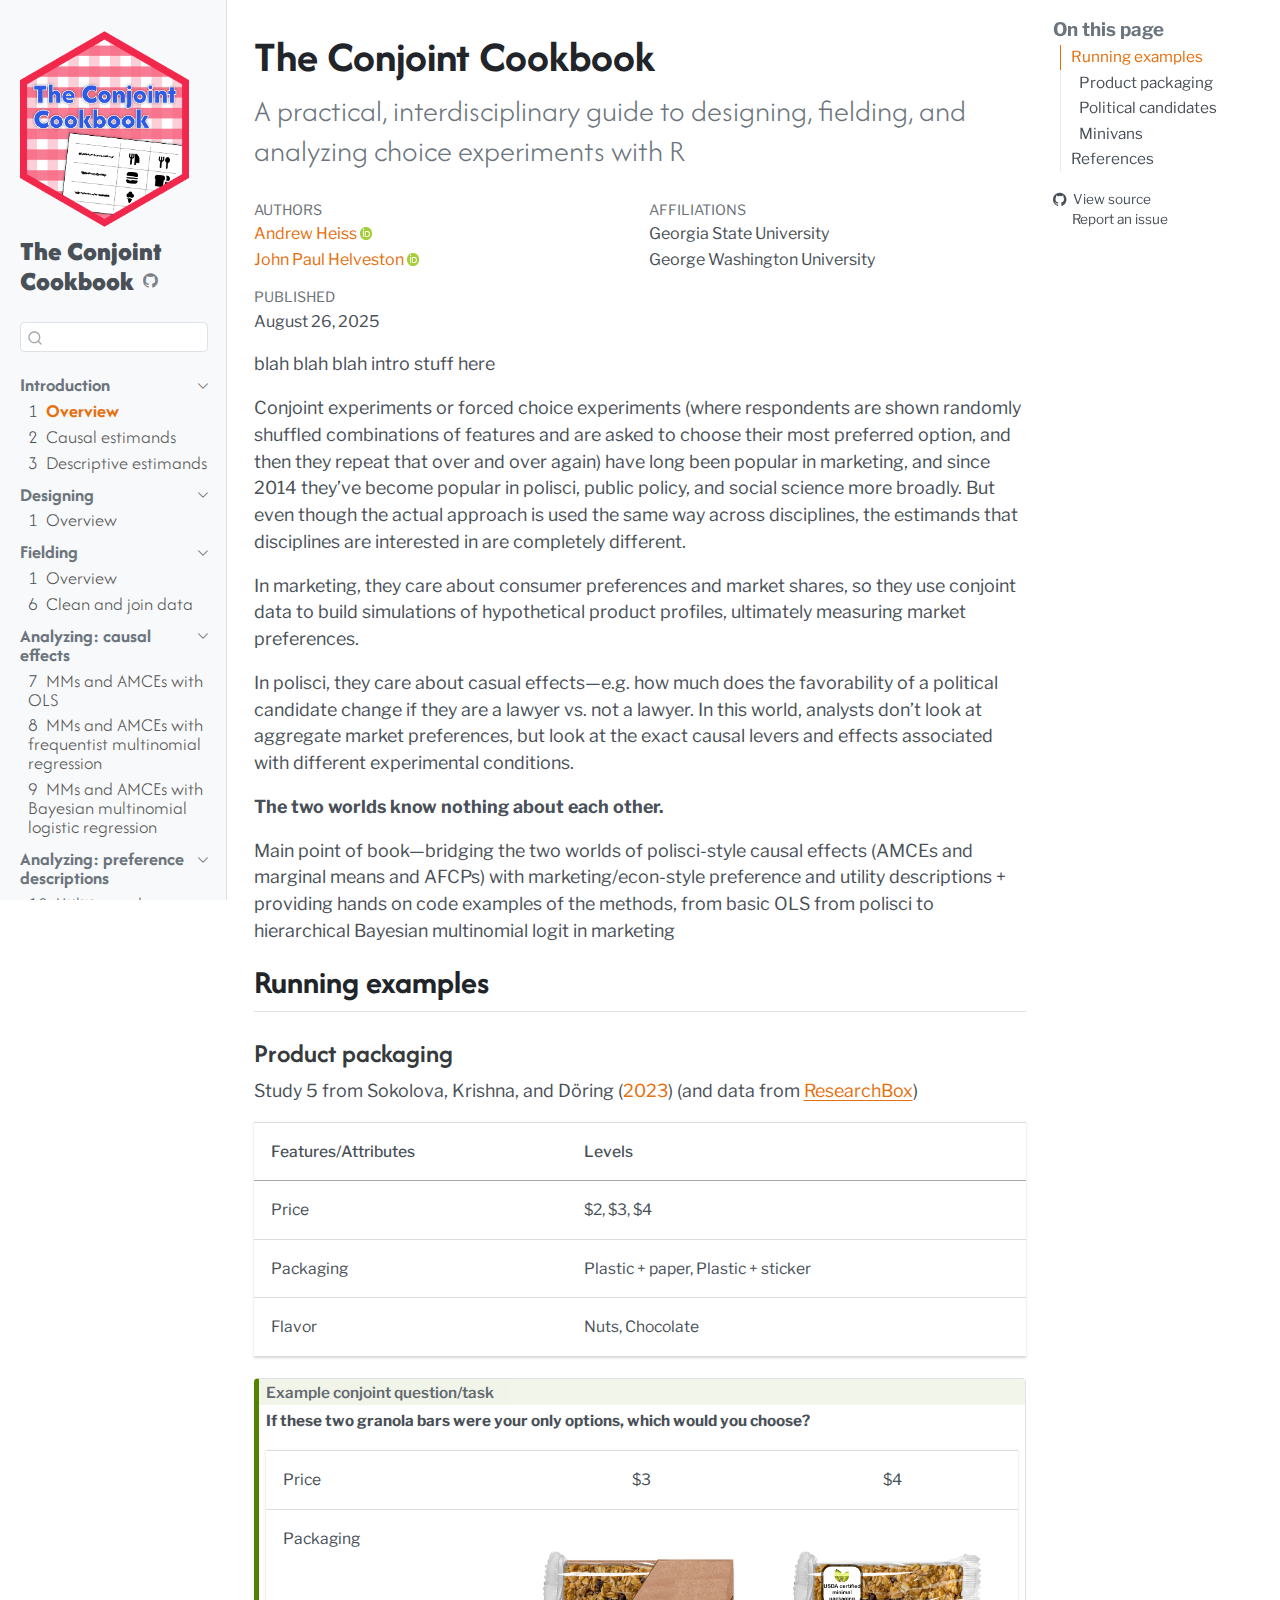
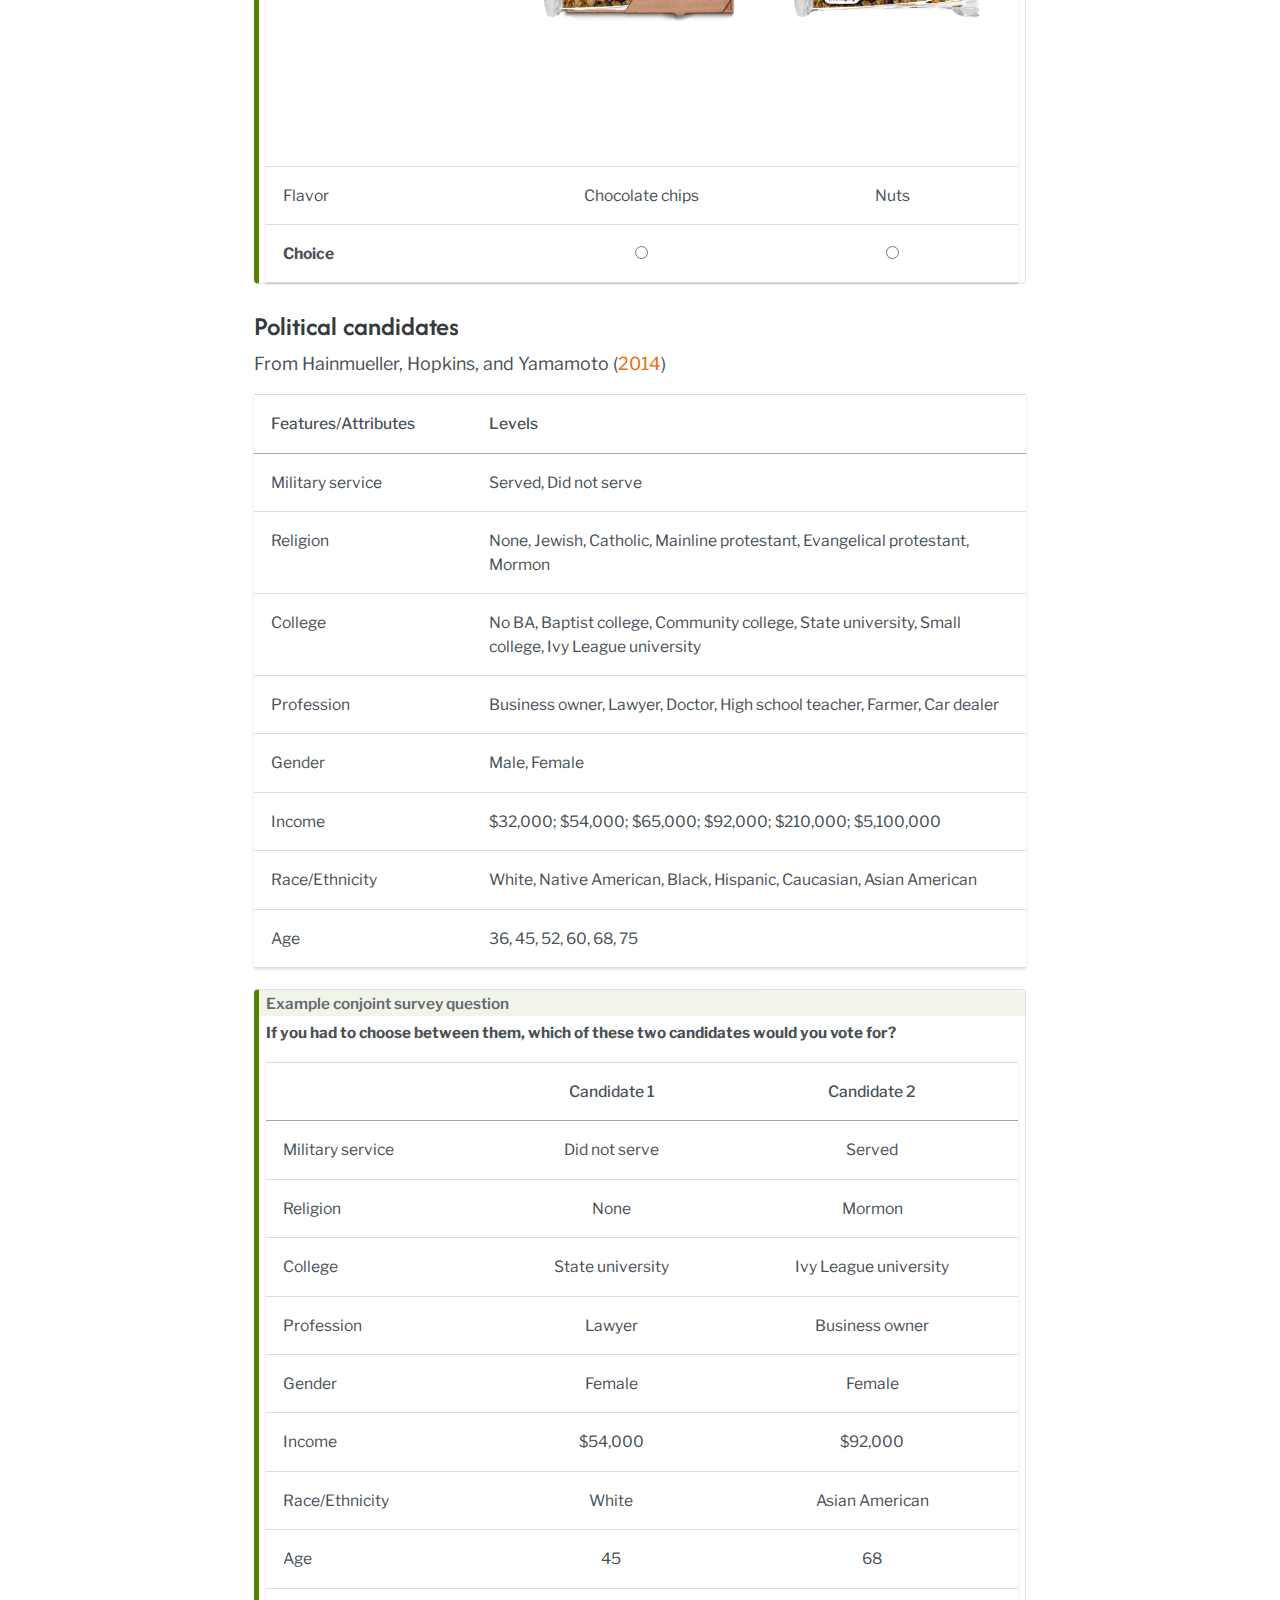
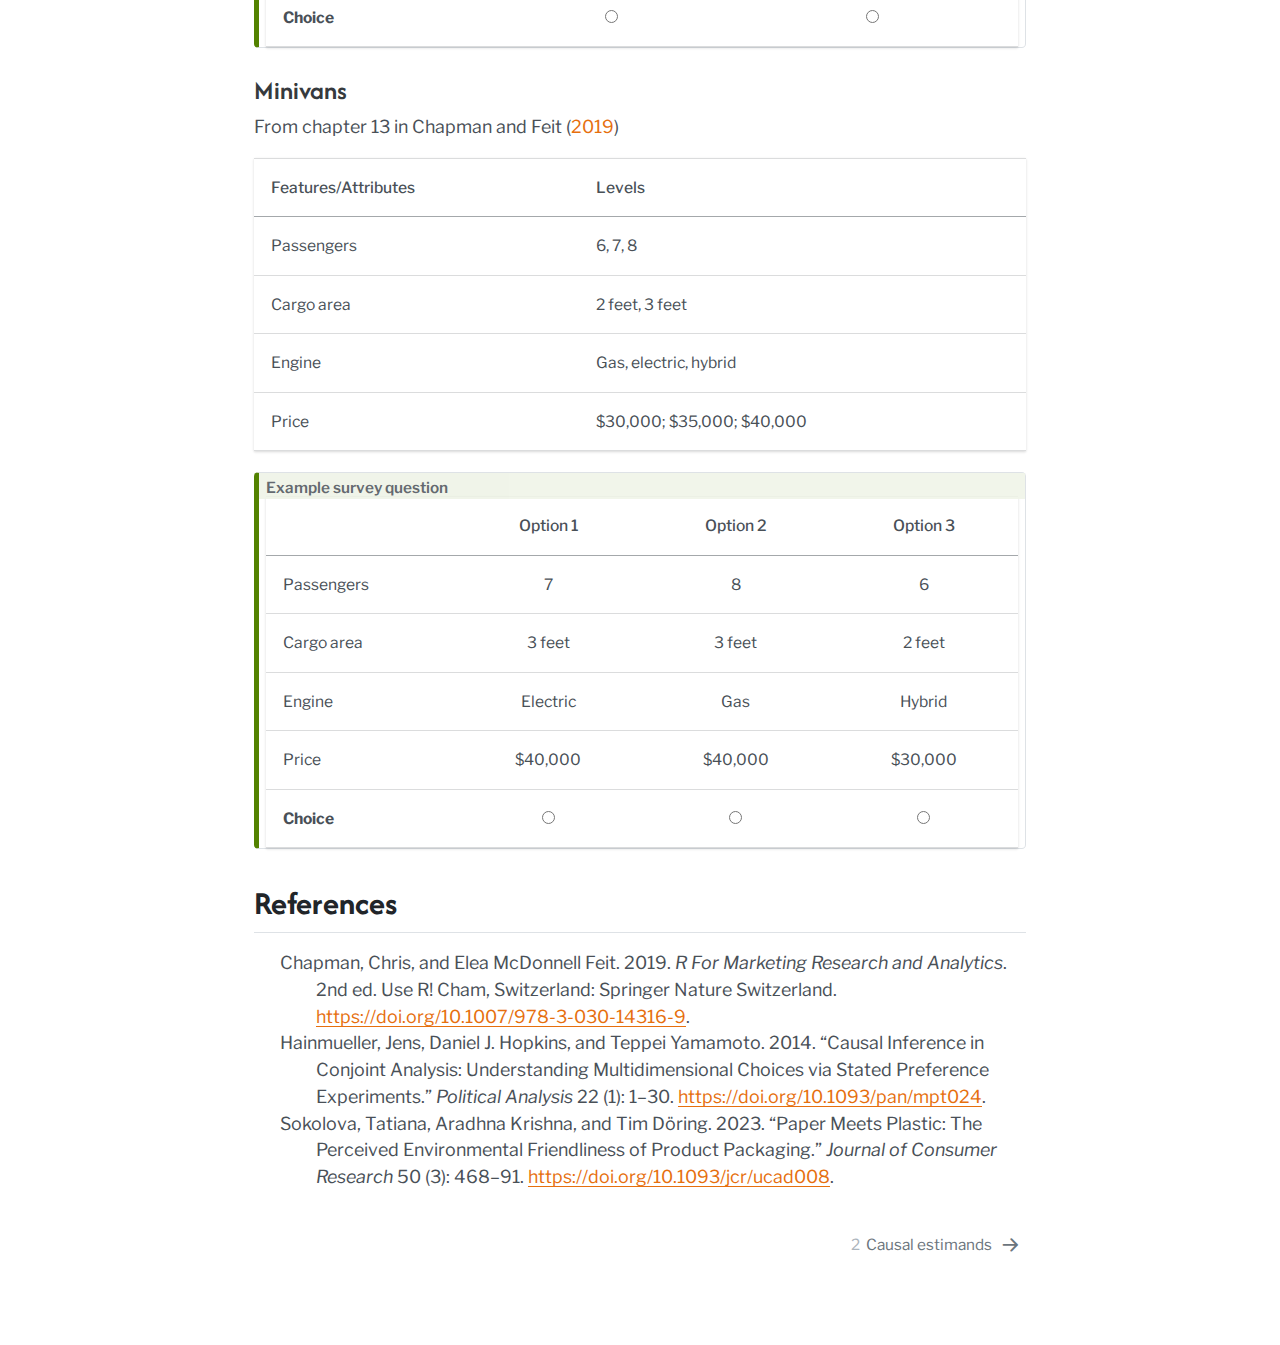
<file: index.html>
<!DOCTYPE html>
<html xmlns="http://www.w3.org/1999/xhtml" lang="en" xml:lang="en"><head>

<meta charset="utf-8">
<meta name="generator" content="quarto-1.7.34">

<meta name="viewport" content="width=device-width, initial-scale=1.0, user-scalable=yes">

<meta name="author" content="Andrew Heiss">
<meta name="author" content="John Paul Helveston">
<meta name="dcterms.date" content="2025-08-26">

<title>The Conjoint Cookbook</title>
<style>
code{white-space: pre-wrap;}
span.smallcaps{font-variant: small-caps;}
div.columns{display: flex; gap: min(4vw, 1.5em);}
div.column{flex: auto; overflow-x: auto;}
div.hanging-indent{margin-left: 1.5em; text-indent: -1.5em;}
ul.task-list{list-style: none;}
ul.task-list li input[type="checkbox"] {
  width: 0.8em;
  margin: 0 0.8em 0.2em -1em; /* quarto-specific, see https://github.com/quarto-dev/quarto-cli/issues/4556 */ 
  vertical-align: middle;
}
/* CSS for citations */
div.csl-bib-body { }
div.csl-entry {
  clear: both;
  margin-bottom: 0em;
}
.hanging-indent div.csl-entry {
  margin-left:2em;
  text-indent:-2em;
}
div.csl-left-margin {
  min-width:2em;
  float:left;
}
div.csl-right-inline {
  margin-left:2em;
  padding-left:1em;
}
div.csl-indent {
  margin-left: 2em;
}</style>


<script src="site_libs/quarto-nav/quarto-nav.js"></script>
<script src="site_libs/quarto-nav/headroom.min.js"></script>
<script src="site_libs/clipboard/clipboard.min.js"></script>
<script src="site_libs/quarto-search/autocomplete.umd.js"></script>
<script src="site_libs/quarto-search/fuse.min.js"></script>
<script src="site_libs/quarto-search/quarto-search.js"></script>
<meta name="quarto:offset" content="./">
<link href="./mms-amces.html" rel="next">
<script src="site_libs/quarto-html/quarto.js" type="module"></script>
<script src="site_libs/quarto-html/tabsets/tabsets.js" type="module"></script>
<script src="site_libs/quarto-html/popper.min.js"></script>
<script src="site_libs/quarto-html/tippy.umd.min.js"></script>
<script src="site_libs/quarto-html/anchor.min.js"></script>
<link href="site_libs/quarto-html/tippy.css" rel="stylesheet">
<link href="site_libs/quarto-html/quarto-syntax-highlighting-83aa21ed72f0068e2bb8f0090f02f802.css" rel="stylesheet" id="quarto-text-highlighting-styles">
<script src="site_libs/bootstrap/bootstrap.min.js"></script>
<link href="site_libs/bootstrap/bootstrap-icons.css" rel="stylesheet">
<link href="site_libs/bootstrap/bootstrap-0dab06d2f16110833ce7a78b27ea3fcf.min.css" rel="stylesheet" append-hash="true" id="quarto-bootstrap" data-mode="light">
<link href="site_libs/quarto-contrib/output-styling/output-styling-default.css" rel="stylesheet">
<script id="quarto-search-options" type="application/json">{
  "location": "sidebar",
  "copy-button": false,
  "collapse-after": 3,
  "panel-placement": "start",
  "type": "textbox",
  "limit": 50,
  "keyboard-shortcut": [
    "f",
    "/",
    "s"
  ],
  "show-item-context": false,
  "language": {
    "search-no-results-text": "No results",
    "search-matching-documents-text": "matching documents",
    "search-copy-link-title": "Copy link to search",
    "search-hide-matches-text": "Hide additional matches",
    "search-more-match-text": "more match in this document",
    "search-more-matches-text": "more matches in this document",
    "search-clear-button-title": "Clear",
    "search-text-placeholder": "",
    "search-detached-cancel-button-title": "Cancel",
    "search-submit-button-title": "Submit",
    "search-label": "Search"
  }
}</script>
<link rel="preload" href="assets/fonts/AfacadFlux-VariableFont_slnt,wght.ttf" as="font" type="font/ttf" crossorigin="">
<link rel="preload" href="assets/fonts/LibreFranklin-VariableFont_wght.ttf" as="font" type="font/ttf" crossorigin="">
<link rel="preload" href="assets/fonts/LibreFranklin-Italic-VariableFont_wght.ttf" as="font" type="font/ttf" crossorigin="">


</head>

<body class="nav-sidebar docked quarto-light">

<div id="quarto-search-results"></div>
  <header id="quarto-header" class="headroom fixed-top">
  <nav class="quarto-secondary-nav">
    <div class="container-fluid d-flex">
      <button type="button" class="quarto-btn-toggle btn" data-bs-toggle="collapse" role="button" data-bs-target=".quarto-sidebar-collapse-item" aria-controls="quarto-sidebar" aria-expanded="false" aria-label="Toggle sidebar navigation" onclick="if (window.quartoToggleHeadroom) { window.quartoToggleHeadroom(); }">
        <i class="bi bi-layout-text-sidebar-reverse"></i>
      </button>
        <nav class="quarto-page-breadcrumbs" aria-label="breadcrumb"><ol class="breadcrumb"><li class="breadcrumb-item"><a href="./index.html">Introduction</a></li><li class="breadcrumb-item"><a href="./index.html"><span class="chapter-number">1</span>&nbsp; <span class="chapter-title">Overview</span></a></li></ol></nav>
        <a class="flex-grow-1" role="navigation" data-bs-toggle="collapse" data-bs-target=".quarto-sidebar-collapse-item" aria-controls="quarto-sidebar" aria-expanded="false" aria-label="Toggle sidebar navigation" onclick="if (window.quartoToggleHeadroom) { window.quartoToggleHeadroom(); }">      
        </a>
      <button type="button" class="btn quarto-search-button" aria-label="Search" onclick="window.quartoOpenSearch();">
        <i class="bi bi-search"></i>
      </button>
    </div>
  </nav>
</header>
<!-- content -->
<div id="quarto-content" class="quarto-container page-columns page-rows-contents page-layout-article">
<!-- sidebar -->
  <nav id="quarto-sidebar" class="sidebar collapse collapse-horizontal quarto-sidebar-collapse-item sidebar-navigation docked overflow-auto">
    <div class="pt-lg-2 mt-2 text-left sidebar-header sidebar-header-stacked">
      <a href="./index.html" class="sidebar-logo-link">
      <img src="./img/logo.png" alt="The Conjoint Cookbook hex logo" class="sidebar-logo py-0 d-lg-inline d-none">
      </a>
    <div class="sidebar-title mb-0 py-0">
      <a href="./">The Conjoint Cookbook</a> 
        <div class="sidebar-tools-main">
    <a href="https://github.com/andrewheiss/golden-gorilla" title="Source Code" class="quarto-navigation-tool px-1" aria-label="Source Code"><i class="bi bi-github"></i></a>
</div>
    </div>
      </div>
        <div class="mt-2 flex-shrink-0 align-items-center">
        <div class="sidebar-search">
        <div id="quarto-search" class="" title="Search"></div>
        </div>
        </div>
    <div class="sidebar-menu-container"> 
    <ul class="list-unstyled mt-1">
        <li class="sidebar-item sidebar-item-section">
      <div class="sidebar-item-container"> 
            <a class="sidebar-item-text sidebar-link text-start" data-bs-toggle="collapse" data-bs-target="#quarto-sidebar-section-1" role="navigation" aria-expanded="true">
 <span class="menu-text">Introduction</span></a>
          <a class="sidebar-item-toggle text-start" data-bs-toggle="collapse" data-bs-target="#quarto-sidebar-section-1" role="navigation" aria-expanded="true" aria-label="Toggle section">
            <i class="bi bi-chevron-right ms-2"></i>
          </a> 
      </div>
      <ul id="quarto-sidebar-section-1" class="collapse list-unstyled sidebar-section depth1 show">  
          <li class="sidebar-item">
  <div class="sidebar-item-container"> 
  <a href="./index.html" class="sidebar-item-text sidebar-link active">
 <span class="menu-text"><span class="chapter-number">1</span>&nbsp; <span class="chapter-title">Overview</span></span></a>
  </div>
</li>
          <li class="sidebar-item">
  <div class="sidebar-item-container"> 
  <a href="./mms-amces.html" class="sidebar-item-text sidebar-link">
 <span class="menu-text"><span class="chapter-number">2</span>&nbsp; <span class="chapter-title">Causal estimands</span></span></a>
  </div>
</li>
          <li class="sidebar-item">
  <div class="sidebar-item-container"> 
  <a href="./utils-preds.html" class="sidebar-item-text sidebar-link">
 <span class="menu-text"><span class="chapter-number">3</span>&nbsp; <span class="chapter-title">Descriptive estimands</span></span></a>
  </div>
</li>
      </ul>
  </li>
        <li class="sidebar-item sidebar-item-section">
      <div class="sidebar-item-container"> 
            <a class="sidebar-item-text sidebar-link text-start" data-bs-toggle="collapse" data-bs-target="#quarto-sidebar-section-2" role="navigation" aria-expanded="true">
 <span class="menu-text">Designing</span></a>
          <a class="sidebar-item-toggle text-start" data-bs-toggle="collapse" data-bs-target="#quarto-sidebar-section-2" role="navigation" aria-expanded="true" aria-label="Toggle section">
            <i class="bi bi-chevron-right ms-2"></i>
          </a> 
      </div>
      <ul id="quarto-sidebar-section-2" class="collapse list-unstyled sidebar-section depth1 show">  
          <li class="sidebar-item">
  <div class="sidebar-item-container"> 
  <a href="./index.html" class="sidebar-item-text sidebar-link">
 <span class="menu-text"><span class="chapter-number">1</span>&nbsp; <span class="chapter-title">Overview</span></span></a>
  </div>
</li>
      </ul>
  </li>
        <li class="sidebar-item sidebar-item-section">
      <div class="sidebar-item-container"> 
            <a class="sidebar-item-text sidebar-link text-start" data-bs-toggle="collapse" data-bs-target="#quarto-sidebar-section-3" role="navigation" aria-expanded="true">
 <span class="menu-text">Fielding</span></a>
          <a class="sidebar-item-toggle text-start" data-bs-toggle="collapse" data-bs-target="#quarto-sidebar-section-3" role="navigation" aria-expanded="true" aria-label="Toggle section">
            <i class="bi bi-chevron-right ms-2"></i>
          </a> 
      </div>
      <ul id="quarto-sidebar-section-3" class="collapse list-unstyled sidebar-section depth1 show">  
          <li class="sidebar-item">
  <div class="sidebar-item-container"> 
  <a href="./index.html" class="sidebar-item-text sidebar-link">
 <span class="menu-text"><span class="chapter-number">1</span>&nbsp; <span class="chapter-title">Overview</span></span></a>
  </div>
</li>
          <li class="sidebar-item">
  <div class="sidebar-item-container"> 
  <a href="./process-reshape-data.html" class="sidebar-item-text sidebar-link">
 <span class="menu-text"><span class="chapter-number">6</span>&nbsp; <span class="chapter-title">Clean and join data</span></span></a>
  </div>
</li>
      </ul>
  </li>
        <li class="sidebar-item sidebar-item-section">
      <div class="sidebar-item-container"> 
            <a class="sidebar-item-text sidebar-link text-start" data-bs-toggle="collapse" data-bs-target="#quarto-sidebar-section-4" role="navigation" aria-expanded="true">
 <span class="menu-text">Analyzing: causal effects</span></a>
          <a class="sidebar-item-toggle text-start" data-bs-toggle="collapse" data-bs-target="#quarto-sidebar-section-4" role="navigation" aria-expanded="true" aria-label="Toggle section">
            <i class="bi bi-chevron-right ms-2"></i>
          </a> 
      </div>
      <ul id="quarto-sidebar-section-4" class="collapse list-unstyled sidebar-section depth1 show">  
          <li class="sidebar-item">
  <div class="sidebar-item-container"> 
  <a href="./mms-amces-ols.html" class="sidebar-item-text sidebar-link">
 <span class="menu-text"><span class="chapter-number">7</span>&nbsp; <span class="chapter-title">MMs and AMCEs with OLS</span></span></a>
  </div>
</li>
          <li class="sidebar-item">
  <div class="sidebar-item-container"> 
  <a href="./mms-amces-multinomial.html" class="sidebar-item-text sidebar-link">
 <span class="menu-text"><span class="chapter-number">8</span>&nbsp; <span class="chapter-title">MMs and AMCEs with frequentist multinomial regression</span></span></a>
  </div>
</li>
          <li class="sidebar-item">
  <div class="sidebar-item-container"> 
  <a href="./mms-amces-bayes.html" class="sidebar-item-text sidebar-link">
 <span class="menu-text"><span class="chapter-number">9</span>&nbsp; <span class="chapter-title">MMs and AMCEs with Bayesian multinomial logistic regression</span></span></a>
  </div>
</li>
      </ul>
  </li>
        <li class="sidebar-item sidebar-item-section">
      <div class="sidebar-item-container"> 
            <a class="sidebar-item-text sidebar-link text-start" data-bs-toggle="collapse" data-bs-target="#quarto-sidebar-section-5" role="navigation" aria-expanded="true">
 <span class="menu-text">Analyzing: preference descriptions</span></a>
          <a class="sidebar-item-toggle text-start" data-bs-toggle="collapse" data-bs-target="#quarto-sidebar-section-5" role="navigation" aria-expanded="true" aria-label="Toggle section">
            <i class="bi bi-chevron-right ms-2"></i>
          </a> 
      </div>
      <ul id="quarto-sidebar-section-5" class="collapse list-unstyled sidebar-section depth1 show">  
          <li class="sidebar-item">
  <div class="sidebar-item-container"> 
  <a href="./utils-preds-freq.html" class="sidebar-item-text sidebar-link">
 <span class="menu-text"><span class="chapter-number">10</span>&nbsp; <span class="chapter-title">Utilities and predictions with frequentist multinomial regression</span></span></a>
  </div>
</li>
          <li class="sidebar-item">
  <div class="sidebar-item-container"> 
  <a href="./utils-preds-bayes.html" class="sidebar-item-text sidebar-link">
 <span class="menu-text"><span class="chapter-number">11</span>&nbsp; <span class="chapter-title">Utilities and predictions with Bayesian multinomial regression</span></span></a>
  </div>
</li>
      </ul>
  </li>
        <li class="sidebar-item sidebar-item-section">
      <div class="sidebar-item-container"> 
            <a class="sidebar-item-text sidebar-link text-start" data-bs-toggle="collapse" data-bs-target="#quarto-sidebar-section-6" role="navigation" aria-expanded="true">
 <span class="menu-text">Final things</span></a>
          <a class="sidebar-item-toggle text-start" data-bs-toggle="collapse" data-bs-target="#quarto-sidebar-section-6" role="navigation" aria-expanded="true" aria-label="Toggle section">
            <i class="bi bi-chevron-right ms-2"></i>
          </a> 
      </div>
      <ul id="quarto-sidebar-section-6" class="collapse list-unstyled sidebar-section depth1 show">  
          <li class="sidebar-item">
  <div class="sidebar-item-container"> 
  <a href="./index.html" class="sidebar-item-text sidebar-link">
 <span class="menu-text"><span class="chapter-number">1</span>&nbsp; <span class="chapter-title">Overview</span></span></a>
  </div>
</li>
      </ul>
  </li>
    </ul>
    </div>
</nav>
<div id="quarto-sidebar-glass" class="quarto-sidebar-collapse-item" data-bs-toggle="collapse" data-bs-target=".quarto-sidebar-collapse-item"></div>
<!-- margin-sidebar -->
    <div id="quarto-margin-sidebar" class="sidebar margin-sidebar">
        <nav id="TOC" role="doc-toc" class="toc-active">
    <h2 id="toc-title">On this page</h2>
   
  <ul>
  <li><a href="#running-examples" id="toc-running-examples" class="nav-link active" data-scroll-target="#running-examples">Running examples</a>
  <ul class="collapse">
  <li><a href="#product-packaging" id="toc-product-packaging" class="nav-link" data-scroll-target="#product-packaging">Product packaging</a></li>
  <li><a href="#political-candidates" id="toc-political-candidates" class="nav-link" data-scroll-target="#political-candidates">Political candidates</a></li>
  <li><a href="#minivans" id="toc-minivans" class="nav-link" data-scroll-target="#minivans">Minivans</a></li>
  </ul></li>
  <li><a href="#references" id="toc-references" class="nav-link" data-scroll-target="#references">References</a></li>
  </ul>
<div class="toc-actions"><ul><li><a href="https://github.com/andrewheiss/golden-gorilla/blob/main/index.qmd" class="toc-action"><i class="bi bi-github"></i>View source</a></li><li><a href="https://github.com/andrewheiss/golden-gorilla/issues/new" class="toc-action"><i class="bi empty"></i>Report an issue</a></li></ul></div></nav>
    </div>
<!-- main -->
<main class="content" id="quarto-document-content">

<header id="title-block-header" class="quarto-title-block default"><nav class="quarto-page-breadcrumbs quarto-title-breadcrumbs d-none d-lg-block" aria-label="breadcrumb"><ol class="breadcrumb"><li class="breadcrumb-item"><a href="./index.html">Introduction</a></li><li class="breadcrumb-item"><a href="./index.html"><span class="chapter-number">1</span>&nbsp; <span class="chapter-title">Overview</span></a></li></ol></nav>
<div class="quarto-title">
<h1 class="title">The Conjoint Cookbook</h1>
<p class="subtitle lead">A practical, interdisciplinary guide to designing, fielding, and analyzing choice experiments with R</p>
</div>


<div class="quarto-title-meta-author">
  <div class="quarto-title-meta-heading">Authors</div>
  <div class="quarto-title-meta-heading">Affiliations</div>
  
    <div class="quarto-title-meta-contents">
    <p class="author"><a href="https://www.andrewheiss.com">Andrew Heiss</a> <a href="https://orcid.org/0000-0002-3948-3914" class="quarto-title-author-orcid"> <img src="[data-uri]"></a></p>
  </div>
  <div class="quarto-title-meta-contents">
        <p class="affiliation">
            Georgia State University
          </p>
      </div>
    <div class="quarto-title-meta-contents">
    <p class="author"><a href="https://www.jhelvy.com/">John Paul Helveston</a> <a href="https://orcid.org/0000-0002-2657-9191" class="quarto-title-author-orcid"> <img src="[data-uri]"></a></p>
  </div>
  <div class="quarto-title-meta-contents">
        <p class="affiliation">
            George Washington University
          </p>
      </div>
  </div>

<div class="quarto-title-meta">

      
    <div>
    <div class="quarto-title-meta-heading">Published</div>
    <div class="quarto-title-meta-contents">
      <p class="date">August 26, 2025</p>
    </div>
  </div>
  
    
  </div>
  


</header>


<p>blah blah blah intro stuff here</p>
<p>Conjoint experiments or forced choice experiments (where respondents are shown randomly shuffled combinations of features and are asked to choose their most preferred option, and then they repeat that over and over again) have long been popular in marketing, and since 2014 they’ve become popular in polisci, public policy, and social science more broadly. But even though the actual approach is used the same way across disciplines, the estimands that disciplines are interested in are completely different.</p>
<p>In marketing, they care about consumer preferences and market shares, so they use conjoint data to build simulations of hypothetical product profiles, ultimately measuring market preferences.</p>
<p>In polisci, they care about casual effects—e.g.&nbsp;how much does the favorability of a political candidate change if they are a lawyer vs.&nbsp;not a lawyer. In this world, analysts don’t look at aggregate market preferences, but look at the exact causal levers and effects associated with different experimental conditions.</p>
<p><strong>The two worlds know nothing about each other.</strong></p>
<p>Main point of book—bridging the two worlds of polisci-style causal effects (AMCEs and marginal means and AFCPs) with marketing/econ-style preference and utility descriptions + providing hands on code examples of the methods, from basic OLS from polisci to hierarchical Bayesian multinomial logit in marketing</p>
<section id="running-examples" class="level2 unnumbered">
<h2 class="unnumbered anchored" data-anchor-id="running-examples">Running examples</h2>
<section id="product-packaging" class="level3 unnumbered">
<h3 class="unnumbered anchored" data-anchor-id="product-packaging">Product packaging</h3>
<p>Study 5 from <span class="citation" data-cites="SokolovaKrishnaDoring:2023">Sokolova, Krishna, and Döring (<a href="#ref-SokolovaKrishnaDoring:2023" role="doc-biblioref">2023</a>)</span> (and data from <a href="https://researchbox.org/712">ResearchBox</a>)</p>
<table class="caption-top table">
<thead>
<tr class="header">
<th>Features/Attributes</th>
<th>Levels</th>
</tr>
</thead>
<tbody>
<tr class="odd">
<td>Price</td>
<td>$2, $3, $4</td>
</tr>
<tr class="even">
<td>Packaging</td>
<td>Plastic + paper, Plastic + sticker</td>
</tr>
<tr class="odd">
<td>Flavor</td>
<td>Nuts, Chocolate</td>
</tr>
</tbody>
</table>
<div class="callout callout-style-default callout-tip no-icon callout-titled">
<div class="callout-header d-flex align-content-center">
<div class="callout-icon-container">
<i class="callout-icon no-icon"></i>
</div>
<div class="callout-title-container flex-fill">
Example conjoint question/task
</div>
</div>
<div class="callout-body-container callout-body">
<p><strong>If these two granola bars were your only options, which would you choose?</strong></p>
<table class="caption-top table">
<colgroup>
<col style="width: 33%">
<col style="width: 33%">
<col style="width: 33%">
</colgroup>
<tbody>
<tr class="odd">
<td>Price</td>
<td style="text-align: center;">$3</td>
<td style="text-align: center;">$4</td>
</tr>
<tr class="even">
<td>Packaging</td>
<td style="text-align: center;"><img src="img/Study 5 - Images used in conjoint plasticpaper.png" class="img-fluid" alt="Plastic + paper"></td>
<td style="text-align: center;"><img src="img/Study 5 - Images used in conjoint plastic  sticker.png" class="img-fluid" alt="Plastic + sticker"></td>
</tr>
<tr class="odd">
<td>Flavor</td>
<td style="text-align: center;">Chocolate chips</td>
<td style="text-align: center;">Nuts</td>
</tr>
<tr class="even">
<td><strong>Choice</strong></td>
<td style="text-align: center;"><input type="radio" name="ex1"></td>
<td style="text-align: center;"><input type="radio" name="ex1"></td>
</tr>
</tbody>
</table>
</div>
</div>
</section>
<section id="political-candidates" class="level3 unnumbered">
<h3 class="unnumbered anchored" data-anchor-id="political-candidates">Political candidates</h3>
<p>From <span class="citation" data-cites="HainmuellerHopkinsYamamoto:2014">Hainmueller, Hopkins, and Yamamoto (<a href="#ref-HainmuellerHopkinsYamamoto:2014" role="doc-biblioref">2014</a>)</span></p>
<table class="caption-top table">
<colgroup>
<col style="width: 28%">
<col style="width: 71%">
</colgroup>
<thead>
<tr class="header">
<th>Features/Attributes</th>
<th>Levels</th>
</tr>
</thead>
<tbody>
<tr class="odd">
<td>Military service</td>
<td>Served, Did not serve</td>
</tr>
<tr class="even">
<td>Religion</td>
<td>None, Jewish, Catholic, Mainline protestant, Evangelical protestant, Mormon</td>
</tr>
<tr class="odd">
<td>College</td>
<td>No BA, Baptist college, Community college, State university, Small college, Ivy League university</td>
</tr>
<tr class="even">
<td>Profession</td>
<td>Business owner, Lawyer, Doctor, High school teacher, Farmer, Car dealer</td>
</tr>
<tr class="odd">
<td>Gender</td>
<td>Male, Female</td>
</tr>
<tr class="even">
<td>Income</td>
<td>$32,000; $54,000; $65,000; $92,000; $210,000; $5,100,000</td>
</tr>
<tr class="odd">
<td>Race/Ethnicity</td>
<td>White, Native American, Black, Hispanic, Caucasian, Asian American</td>
</tr>
<tr class="even">
<td>Age</td>
<td>36, 45, 52, 60, 68, 75</td>
</tr>
</tbody>
</table>
<div class="callout callout-style-default callout-tip no-icon callout-titled">
<div class="callout-header d-flex align-content-center">
<div class="callout-icon-container">
<i class="callout-icon no-icon"></i>
</div>
<div class="callout-title-container flex-fill">
Example conjoint survey question
</div>
</div>
<div class="callout-body-container callout-body">
<p><strong>If you had to choose between them, which of these two candidates would you vote for?</strong></p>
<table class="caption-top table">
<colgroup>
<col style="width: 30%">
<col style="width: 30%">
<col style="width: 38%">
</colgroup>
<thead>
<tr class="header">
<th></th>
<th style="text-align: center;">Candidate 1</th>
<th style="text-align: center;">Candidate 2</th>
</tr>
</thead>
<tbody>
<tr class="odd">
<td>Military service</td>
<td style="text-align: center;">Did not serve</td>
<td style="text-align: center;">Served</td>
</tr>
<tr class="even">
<td>Religion</td>
<td style="text-align: center;">None</td>
<td style="text-align: center;">Mormon</td>
</tr>
<tr class="odd">
<td>College</td>
<td style="text-align: center;">State university</td>
<td style="text-align: center;">Ivy League university</td>
</tr>
<tr class="even">
<td>Profession</td>
<td style="text-align: center;">Lawyer</td>
<td style="text-align: center;">Business owner</td>
</tr>
<tr class="odd">
<td>Gender</td>
<td style="text-align: center;">Female</td>
<td style="text-align: center;">Female</td>
</tr>
<tr class="even">
<td>Income</td>
<td style="text-align: center;">$54,000</td>
<td style="text-align: center;">$92,000</td>
</tr>
<tr class="odd">
<td>Race/Ethnicity</td>
<td style="text-align: center;">White</td>
<td style="text-align: center;">Asian American</td>
</tr>
<tr class="even">
<td>Age</td>
<td style="text-align: center;">45</td>
<td style="text-align: center;">68</td>
</tr>
<tr class="odd">
<td><strong>Choice</strong></td>
<td style="text-align: center;"><input type="radio" name="ex3"></td>
<td style="text-align: center;"><input type="radio" name="ex3"></td>
</tr>
</tbody>
</table>
</div>
</div>
</section>
<section id="minivans" class="level3 unnumbered">
<h3 class="unnumbered anchored" data-anchor-id="minivans">Minivans</h3>
<p>From chapter 13 in <span class="citation" data-cites="ChapmanFeit:2019">Chapman and Feit (<a href="#ref-ChapmanFeit:2019" role="doc-biblioref">2019</a>)</span></p>
<table class="caption-top table">
<thead>
<tr class="header">
<th style="text-align: left;">Features/Attributes</th>
<th style="text-align: left;">Levels</th>
</tr>
</thead>
<tbody>
<tr class="odd">
<td style="text-align: left;">Passengers</td>
<td style="text-align: left;">6, 7, 8</td>
</tr>
<tr class="even">
<td style="text-align: left;">Cargo area</td>
<td style="text-align: left;">2 feet, 3 feet</td>
</tr>
<tr class="odd">
<td style="text-align: left;">Engine</td>
<td style="text-align: left;">Gas, electric, hybrid</td>
</tr>
<tr class="even">
<td style="text-align: left;">Price</td>
<td style="text-align: left;">$30,000; $35,000; $40,000</td>
</tr>
</tbody>
</table>
<div class="callout callout-style-default callout-tip no-icon callout-titled">
<div class="callout-header d-flex align-content-center">
<div class="callout-icon-container">
<i class="callout-icon no-icon"></i>
</div>
<div class="callout-title-container flex-fill">
Example survey question
</div>
</div>
<div class="callout-body-container callout-body">
<table class="caption-top table">
<colgroup>
<col style="width: 25%">
<col style="width: 25%">
<col style="width: 25%">
<col style="width: 25%">
</colgroup>
<thead>
<tr class="header">
<th></th>
<th style="text-align: center;">Option 1</th>
<th style="text-align: center;">Option 2</th>
<th style="text-align: center;">Option 3</th>
</tr>
</thead>
<tbody>
<tr class="odd">
<td>Passengers</td>
<td style="text-align: center;">7</td>
<td style="text-align: center;">8</td>
<td style="text-align: center;">6</td>
</tr>
<tr class="even">
<td>Cargo area</td>
<td style="text-align: center;">3 feet</td>
<td style="text-align: center;">3 feet</td>
<td style="text-align: center;">2 feet</td>
</tr>
<tr class="odd">
<td>Engine</td>
<td style="text-align: center;">Electric</td>
<td style="text-align: center;">Gas</td>
<td style="text-align: center;">Hybrid</td>
</tr>
<tr class="even">
<td>Price</td>
<td style="text-align: center;">$40,000</td>
<td style="text-align: center;">$40,000</td>
<td style="text-align: center;">$30,000</td>
</tr>
<tr class="odd">
<td><strong>Choice</strong></td>
<td style="text-align: center;"><input type="radio" name="ex2"></td>
<td style="text-align: center;"><input type="radio" name="ex2"></td>
<td style="text-align: center;"><input type="radio" name="ex2"></td>
</tr>
</tbody>
</table>
</div>
</div>
</section>
</section>
<section id="references" class="level2 unnumbered">
<h2 class="unnumbered anchored" data-anchor-id="references">References</h2>


<div id="refs" class="references csl-bib-body hanging-indent" data-entry-spacing="0" role="list">
<div id="ref-ChapmanFeit:2019" class="csl-entry" role="listitem">
Chapman, Chris, and Elea McDonnell Feit. 2019. <em>R For Marketing Research and Analytics</em>. 2nd ed. Use R! Cham, Switzerland: Springer Nature Switzerland. <a href="https://doi.org/10.1007/978-3-030-14316-9">https://doi.org/10.1007/978-3-030-14316-9</a>.
</div>
<div id="ref-HainmuellerHopkinsYamamoto:2014" class="csl-entry" role="listitem">
Hainmueller, Jens, Daniel J. Hopkins, and Teppei Yamamoto. 2014. <span>“Causal Inference in Conjoint Analysis: Understanding Multidimensional Choices via Stated Preference Experiments.”</span> <em>Political Analysis</em> 22 (1): 1–30. <a href="https://doi.org/10.1093/pan/mpt024">https://doi.org/10.1093/pan/mpt024</a>.
</div>
<div id="ref-SokolovaKrishnaDoring:2023" class="csl-entry" role="listitem">
Sokolova, Tatiana, Aradhna Krishna, and Tim Döring. 2023. <span>“Paper Meets Plastic: The Perceived Environmental Friendliness of Product Packaging.”</span> <em>Journal of Consumer Research</em> 50 (3): 468–91. <a href="https://doi.org/10.1093/jcr/ucad008">https://doi.org/10.1093/jcr/ucad008</a>.
</div>
</div>
</section>

</main> <!-- /main -->
<script id="quarto-html-after-body" type="application/javascript">
  window.document.addEventListener("DOMContentLoaded", function (event) {
    const icon = "";
    const anchorJS = new window.AnchorJS();
    anchorJS.options = {
      placement: 'right',
      icon: icon
    };
    anchorJS.add('.anchored');
    const isCodeAnnotation = (el) => {
      for (const clz of el.classList) {
        if (clz.startsWith('code-annotation-')) {                     
          return true;
        }
      }
      return false;
    }
    const onCopySuccess = function(e) {
      // button target
      const button = e.trigger;
      // don't keep focus
      button.blur();
      // flash "checked"
      button.classList.add('code-copy-button-checked');
      var currentTitle = button.getAttribute("title");
      button.setAttribute("title", "Copied!");
      let tooltip;
      if (window.bootstrap) {
        button.setAttribute("data-bs-toggle", "tooltip");
        button.setAttribute("data-bs-placement", "left");
        button.setAttribute("data-bs-title", "Copied!");
        tooltip = new bootstrap.Tooltip(button, 
          { trigger: "manual", 
            customClass: "code-copy-button-tooltip",
            offset: [0, -8]});
        tooltip.show();    
      }
      setTimeout(function() {
        if (tooltip) {
          tooltip.hide();
          button.removeAttribute("data-bs-title");
          button.removeAttribute("data-bs-toggle");
          button.removeAttribute("data-bs-placement");
        }
        button.setAttribute("title", currentTitle);
        button.classList.remove('code-copy-button-checked');
      }, 1000);
      // clear code selection
      e.clearSelection();
    }
    const getTextToCopy = function(trigger) {
        const codeEl = trigger.previousElementSibling.cloneNode(true);
        for (const childEl of codeEl.children) {
          if (isCodeAnnotation(childEl)) {
            childEl.remove();
          }
        }
        return codeEl.innerText;
    }
    const clipboard = new window.ClipboardJS('.code-copy-button:not([data-in-quarto-modal])', {
      text: getTextToCopy
    });
    clipboard.on('success', onCopySuccess);
    if (window.document.getElementById('quarto-embedded-source-code-modal')) {
      const clipboardModal = new window.ClipboardJS('.code-copy-button[data-in-quarto-modal]', {
        text: getTextToCopy,
        container: window.document.getElementById('quarto-embedded-source-code-modal')
      });
      clipboardModal.on('success', onCopySuccess);
    }
      var localhostRegex = new RegExp(/^(?:http|https):\/\/localhost\:?[0-9]*\//);
      var mailtoRegex = new RegExp(/^mailto:/);
        var filterRegex = new RegExp("https:\/\/andrewheiss\.github\.io\/conjoint-cookbook\/");
      var isInternal = (href) => {
          return filterRegex.test(href) || localhostRegex.test(href) || mailtoRegex.test(href);
      }
      // Inspect non-navigation links and adorn them if external
     var links = window.document.querySelectorAll('a[href]:not(.nav-link):not(.navbar-brand):not(.toc-action):not(.sidebar-link):not(.sidebar-item-toggle):not(.pagination-link):not(.no-external):not([aria-hidden]):not(.dropdown-item):not(.quarto-navigation-tool):not(.about-link)');
      for (var i=0; i<links.length; i++) {
        const link = links[i];
        if (!isInternal(link.href)) {
          // undo the damage that might have been done by quarto-nav.js in the case of
          // links that we want to consider external
          if (link.dataset.originalHref !== undefined) {
            link.href = link.dataset.originalHref;
          }
        }
      }
    function tippyHover(el, contentFn, onTriggerFn, onUntriggerFn) {
      const config = {
        allowHTML: true,
        maxWidth: 500,
        delay: 100,
        arrow: false,
        appendTo: function(el) {
            return el.parentElement;
        },
        interactive: true,
        interactiveBorder: 10,
        theme: 'quarto',
        placement: 'bottom-start',
      };
      if (contentFn) {
        config.content = contentFn;
      }
      if (onTriggerFn) {
        config.onTrigger = onTriggerFn;
      }
      if (onUntriggerFn) {
        config.onUntrigger = onUntriggerFn;
      }
      window.tippy(el, config); 
    }
    const noterefs = window.document.querySelectorAll('a[role="doc-noteref"]');
    for (var i=0; i<noterefs.length; i++) {
      const ref = noterefs[i];
      tippyHover(ref, function() {
        // use id or data attribute instead here
        let href = ref.getAttribute('data-footnote-href') || ref.getAttribute('href');
        try { href = new URL(href).hash; } catch {}
        const id = href.replace(/^#\/?/, "");
        const note = window.document.getElementById(id);
        if (note) {
          return note.innerHTML;
        } else {
          return "";
        }
      });
    }
    const xrefs = window.document.querySelectorAll('a.quarto-xref');
    const processXRef = (id, note) => {
      // Strip column container classes
      const stripColumnClz = (el) => {
        el.classList.remove("page-full", "page-columns");
        if (el.children) {
          for (const child of el.children) {
            stripColumnClz(child);
          }
        }
      }
      stripColumnClz(note)
      if (id === null || id.startsWith('sec-')) {
        // Special case sections, only their first couple elements
        const container = document.createElement("div");
        if (note.children && note.children.length > 2) {
          container.appendChild(note.children[0].cloneNode(true));
          for (let i = 1; i < note.children.length; i++) {
            const child = note.children[i];
            if (child.tagName === "P" && child.innerText === "") {
              continue;
            } else {
              container.appendChild(child.cloneNode(true));
              break;
            }
          }
          if (window.Quarto?.typesetMath) {
            window.Quarto.typesetMath(container);
          }
          return container.innerHTML
        } else {
          if (window.Quarto?.typesetMath) {
            window.Quarto.typesetMath(note);
          }
          return note.innerHTML;
        }
      } else {
        // Remove any anchor links if they are present
        const anchorLink = note.querySelector('a.anchorjs-link');
        if (anchorLink) {
          anchorLink.remove();
        }
        if (window.Quarto?.typesetMath) {
          window.Quarto.typesetMath(note);
        }
        if (note.classList.contains("callout")) {
          return note.outerHTML;
        } else {
          return note.innerHTML;
        }
      }
    }
    for (var i=0; i<xrefs.length; i++) {
      const xref = xrefs[i];
      tippyHover(xref, undefined, function(instance) {
        instance.disable();
        let url = xref.getAttribute('href');
        let hash = undefined; 
        if (url.startsWith('#')) {
          hash = url;
        } else {
          try { hash = new URL(url).hash; } catch {}
        }
        if (hash) {
          const id = hash.replace(/^#\/?/, "");
          const note = window.document.getElementById(id);
          if (note !== null) {
            try {
              const html = processXRef(id, note.cloneNode(true));
              instance.setContent(html);
            } finally {
              instance.enable();
              instance.show();
            }
          } else {
            // See if we can fetch this
            fetch(url.split('#')[0])
            .then(res => res.text())
            .then(html => {
              const parser = new DOMParser();
              const htmlDoc = parser.parseFromString(html, "text/html");
              const note = htmlDoc.getElementById(id);
              if (note !== null) {
                const html = processXRef(id, note);
                instance.setContent(html);
              } 
            }).finally(() => {
              instance.enable();
              instance.show();
            });
          }
        } else {
          // See if we can fetch a full url (with no hash to target)
          // This is a special case and we should probably do some content thinning / targeting
          fetch(url)
          .then(res => res.text())
          .then(html => {
            const parser = new DOMParser();
            const htmlDoc = parser.parseFromString(html, "text/html");
            const note = htmlDoc.querySelector('main.content');
            if (note !== null) {
              // This should only happen for chapter cross references
              // (since there is no id in the URL)
              // remove the first header
              if (note.children.length > 0 && note.children[0].tagName === "HEADER") {
                note.children[0].remove();
              }
              const html = processXRef(null, note);
              instance.setContent(html);
            } 
          }).finally(() => {
            instance.enable();
            instance.show();
          });
        }
      }, function(instance) {
      });
    }
        let selectedAnnoteEl;
        const selectorForAnnotation = ( cell, annotation) => {
          let cellAttr = 'data-code-cell="' + cell + '"';
          let lineAttr = 'data-code-annotation="' +  annotation + '"';
          const selector = 'span[' + cellAttr + '][' + lineAttr + ']';
          return selector;
        }
        const selectCodeLines = (annoteEl) => {
          const doc = window.document;
          const targetCell = annoteEl.getAttribute("data-target-cell");
          const targetAnnotation = annoteEl.getAttribute("data-target-annotation");
          const annoteSpan = window.document.querySelector(selectorForAnnotation(targetCell, targetAnnotation));
          const lines = annoteSpan.getAttribute("data-code-lines").split(",");
          const lineIds = lines.map((line) => {
            return targetCell + "-" + line;
          })
          let top = null;
          let height = null;
          let parent = null;
          if (lineIds.length > 0) {
              //compute the position of the single el (top and bottom and make a div)
              const el = window.document.getElementById(lineIds[0]);
              top = el.offsetTop;
              height = el.offsetHeight;
              parent = el.parentElement.parentElement;
            if (lineIds.length > 1) {
              const lastEl = window.document.getElementById(lineIds[lineIds.length - 1]);
              const bottom = lastEl.offsetTop + lastEl.offsetHeight;
              height = bottom - top;
            }
            if (top !== null && height !== null && parent !== null) {
              // cook up a div (if necessary) and position it 
              let div = window.document.getElementById("code-annotation-line-highlight");
              if (div === null) {
                div = window.document.createElement("div");
                div.setAttribute("id", "code-annotation-line-highlight");
                div.style.position = 'absolute';
                parent.appendChild(div);
              }
              div.style.top = top - 2 + "px";
              div.style.height = height + 4 + "px";
              div.style.left = 0;
              let gutterDiv = window.document.getElementById("code-annotation-line-highlight-gutter");
              if (gutterDiv === null) {
                gutterDiv = window.document.createElement("div");
                gutterDiv.setAttribute("id", "code-annotation-line-highlight-gutter");
                gutterDiv.style.position = 'absolute';
                const codeCell = window.document.getElementById(targetCell);
                const gutter = codeCell.querySelector('.code-annotation-gutter');
                gutter.appendChild(gutterDiv);
              }
              gutterDiv.style.top = top - 2 + "px";
              gutterDiv.style.height = height + 4 + "px";
            }
            selectedAnnoteEl = annoteEl;
          }
        };
        const unselectCodeLines = () => {
          const elementsIds = ["code-annotation-line-highlight", "code-annotation-line-highlight-gutter"];
          elementsIds.forEach((elId) => {
            const div = window.document.getElementById(elId);
            if (div) {
              div.remove();
            }
          });
          selectedAnnoteEl = undefined;
        };
          // Handle positioning of the toggle
      window.addEventListener(
        "resize",
        throttle(() => {
          elRect = undefined;
          if (selectedAnnoteEl) {
            selectCodeLines(selectedAnnoteEl);
          }
        }, 10)
      );
      function throttle(fn, ms) {
      let throttle = false;
      let timer;
        return (...args) => {
          if(!throttle) { // first call gets through
              fn.apply(this, args);
              throttle = true;
          } else { // all the others get throttled
              if(timer) clearTimeout(timer); // cancel #2
              timer = setTimeout(() => {
                fn.apply(this, args);
                timer = throttle = false;
              }, ms);
          }
        };
      }
        // Attach click handler to the DT
        const annoteDls = window.document.querySelectorAll('dt[data-target-cell]');
        for (const annoteDlNode of annoteDls) {
          annoteDlNode.addEventListener('click', (event) => {
            const clickedEl = event.target;
            if (clickedEl !== selectedAnnoteEl) {
              unselectCodeLines();
              const activeEl = window.document.querySelector('dt[data-target-cell].code-annotation-active');
              if (activeEl) {
                activeEl.classList.remove('code-annotation-active');
              }
              selectCodeLines(clickedEl);
              clickedEl.classList.add('code-annotation-active');
            } else {
              // Unselect the line
              unselectCodeLines();
              clickedEl.classList.remove('code-annotation-active');
            }
          });
        }
    const findCites = (el) => {
      const parentEl = el.parentElement;
      if (parentEl) {
        const cites = parentEl.dataset.cites;
        if (cites) {
          return {
            el,
            cites: cites.split(' ')
          };
        } else {
          return findCites(el.parentElement)
        }
      } else {
        return undefined;
      }
    };
    var bibliorefs = window.document.querySelectorAll('a[role="doc-biblioref"]');
    for (var i=0; i<bibliorefs.length; i++) {
      const ref = bibliorefs[i];
      const citeInfo = findCites(ref);
      if (citeInfo) {
        tippyHover(citeInfo.el, function() {
          var popup = window.document.createElement('div');
          citeInfo.cites.forEach(function(cite) {
            var citeDiv = window.document.createElement('div');
            citeDiv.classList.add('hanging-indent');
            citeDiv.classList.add('csl-entry');
            var biblioDiv = window.document.getElementById('ref-' + cite);
            if (biblioDiv) {
              citeDiv.innerHTML = biblioDiv.innerHTML;
            }
            popup.appendChild(citeDiv);
          });
          return popup.innerHTML;
        });
      }
    }
  });
  </script>
<nav class="page-navigation">
  <div class="nav-page nav-page-previous">
  </div>
  <div class="nav-page nav-page-next">
      <a href="./mms-amces.html" class="pagination-link" aria-label="Causal estimands">
        <span class="nav-page-text"><span class="chapter-number">2</span>&nbsp; <span class="chapter-title">Causal estimands</span></span> <i class="bi bi-arrow-right-short"></i>
      </a>
  </div>
</nav>
</div> <!-- /content -->
<footer class="footer"><div class="nav-footer"><div class="nav-footer-center"><div class="toc-actions d-sm-block d-md-none"><ul><li><a href="https://github.com/andrewheiss/golden-gorilla/blob/main/index.qmd" class="toc-action"><i class="bi bi-github"></i>View source</a></li><li><a href="https://github.com/andrewheiss/golden-gorilla/issues/new" class="toc-action"><i class="bi empty"></i>Report an issue</a></li></ul></div></div></div></footer><style>
.quarto-page-breadcrumbs {
    display: none !important;
}
</style>




</body></html>
</file>
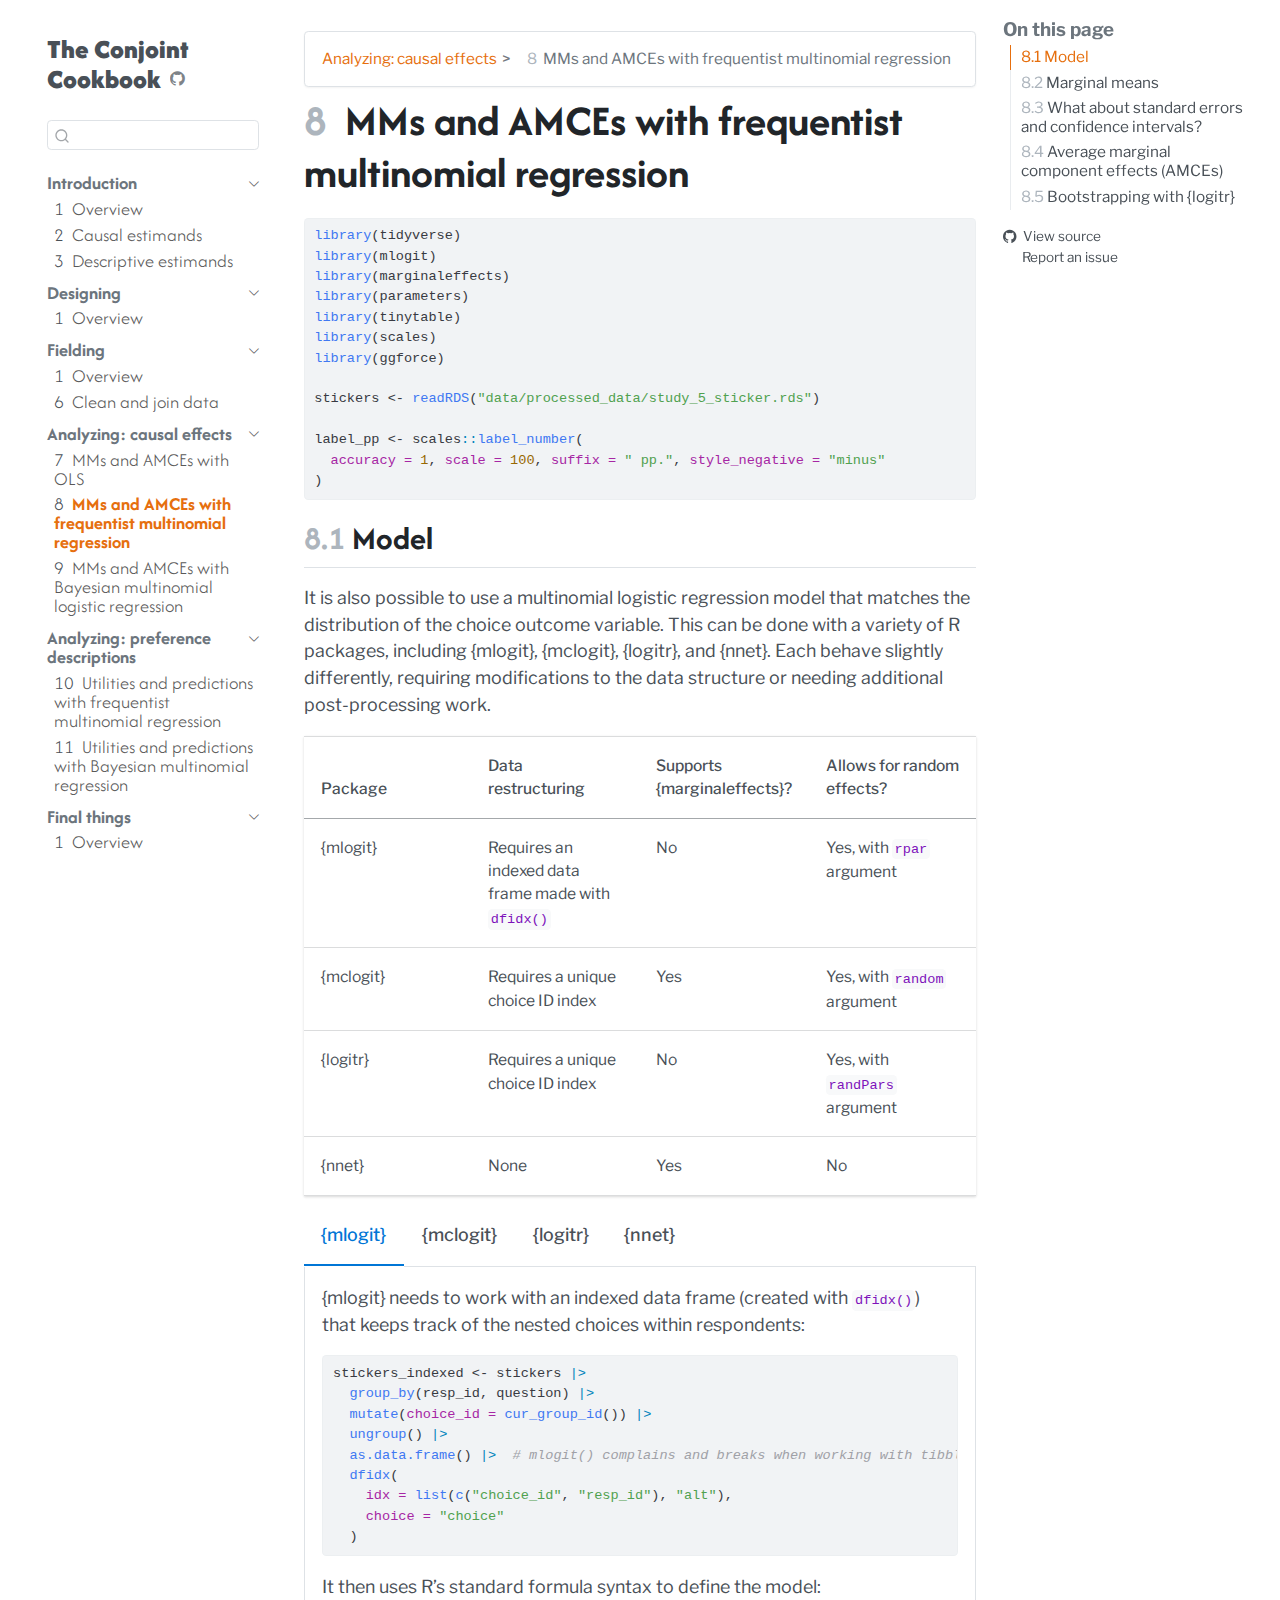
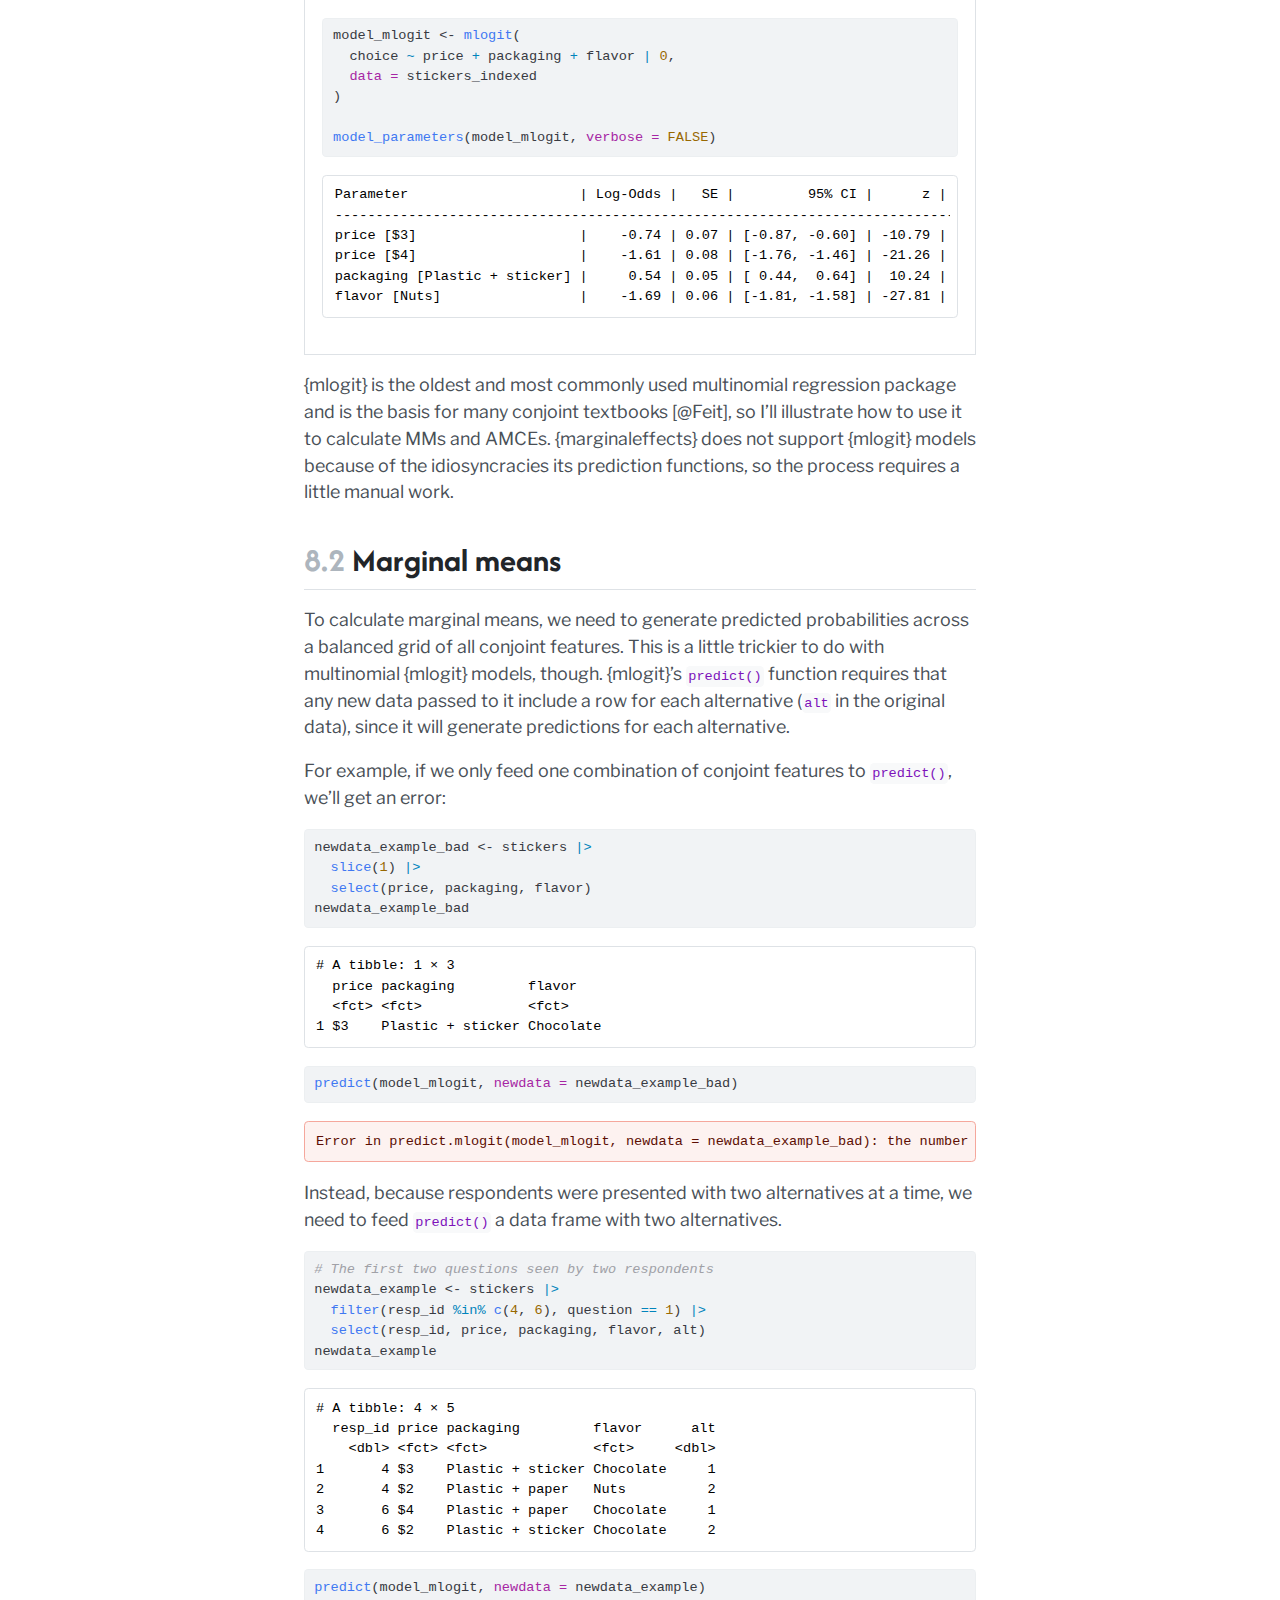
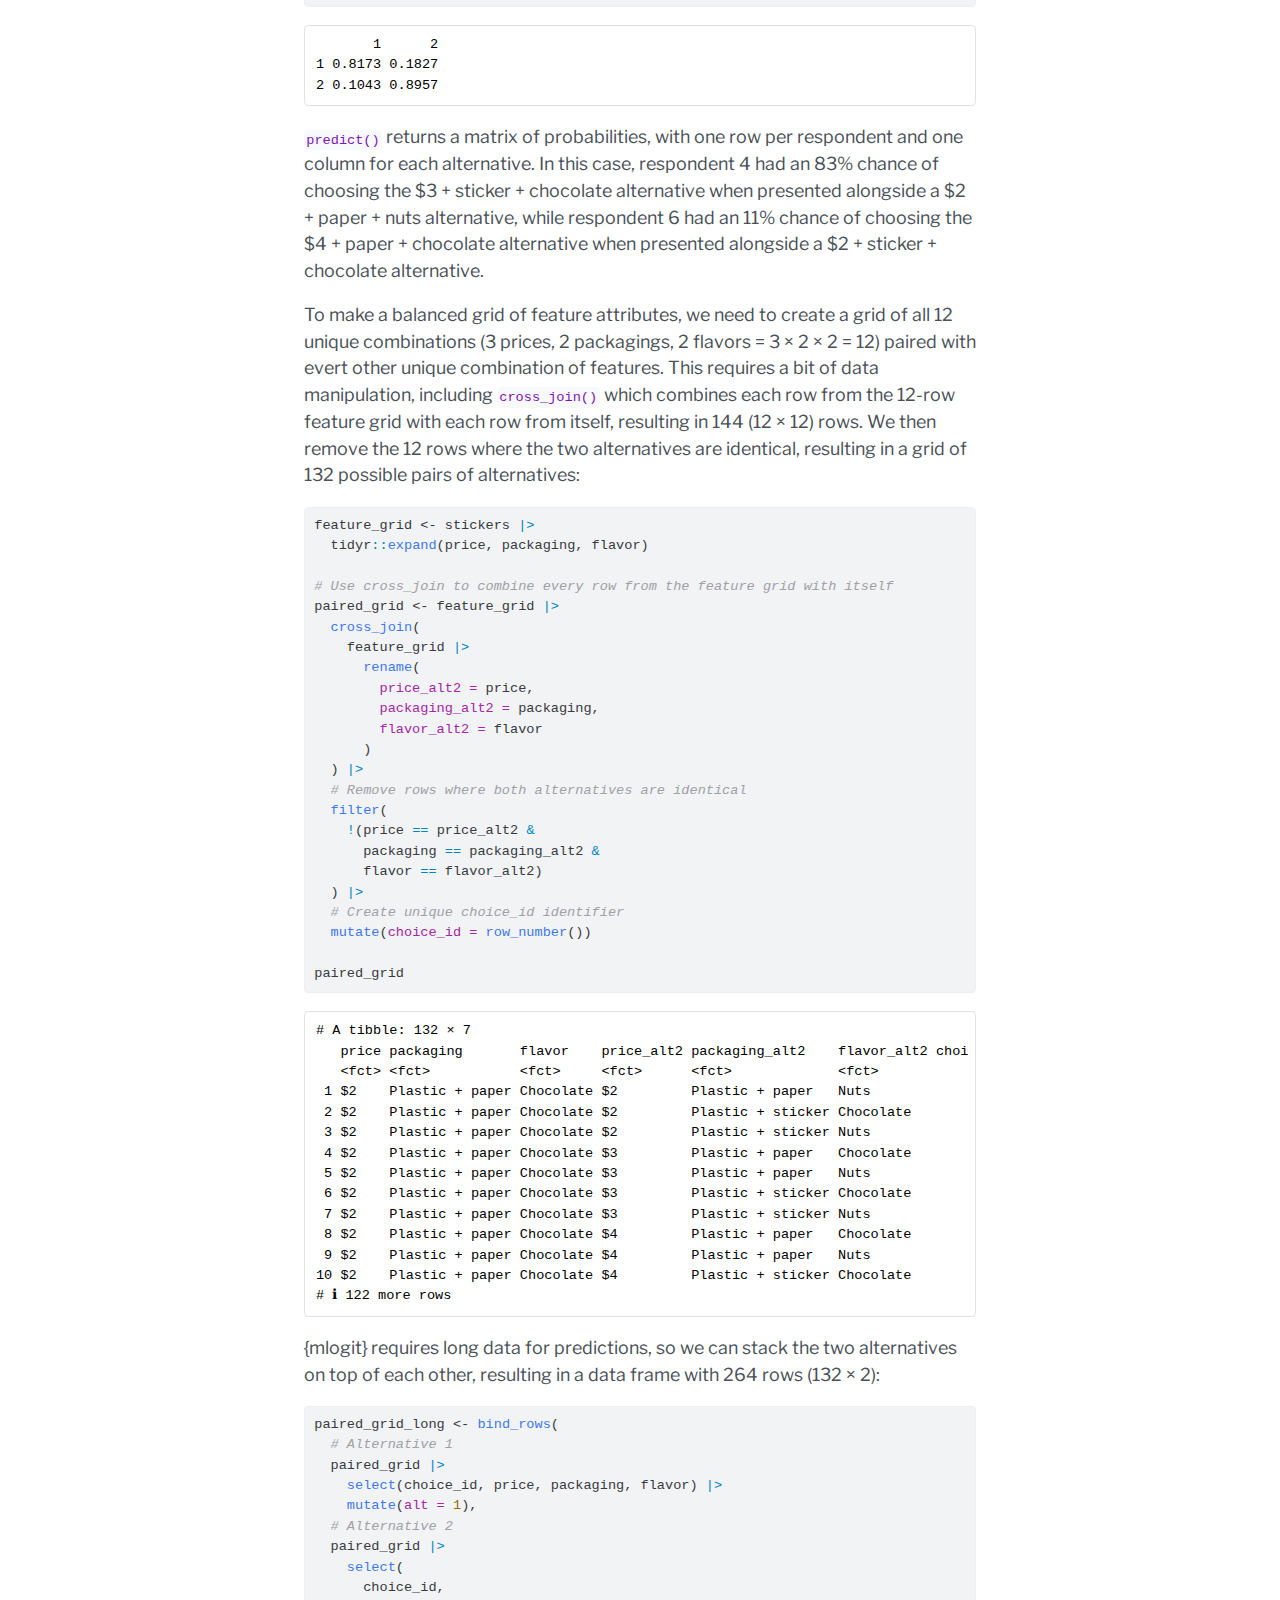
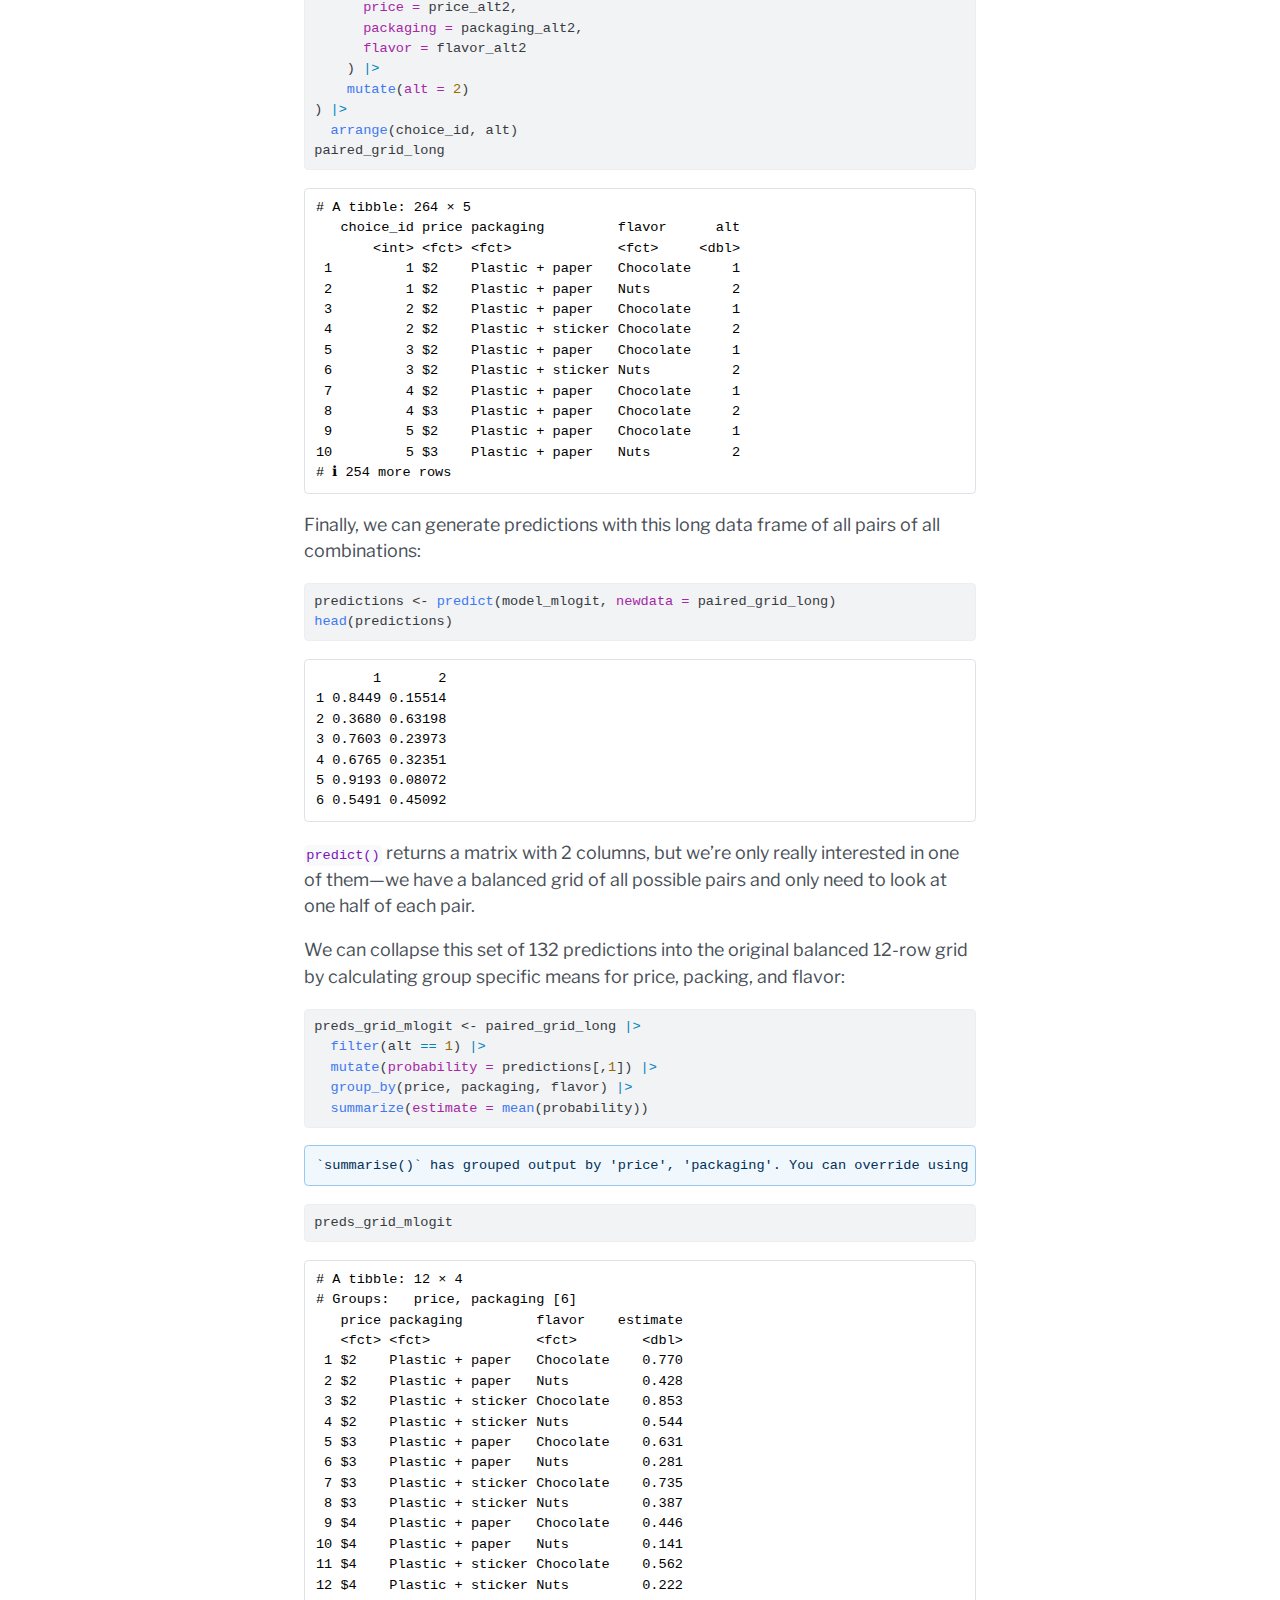
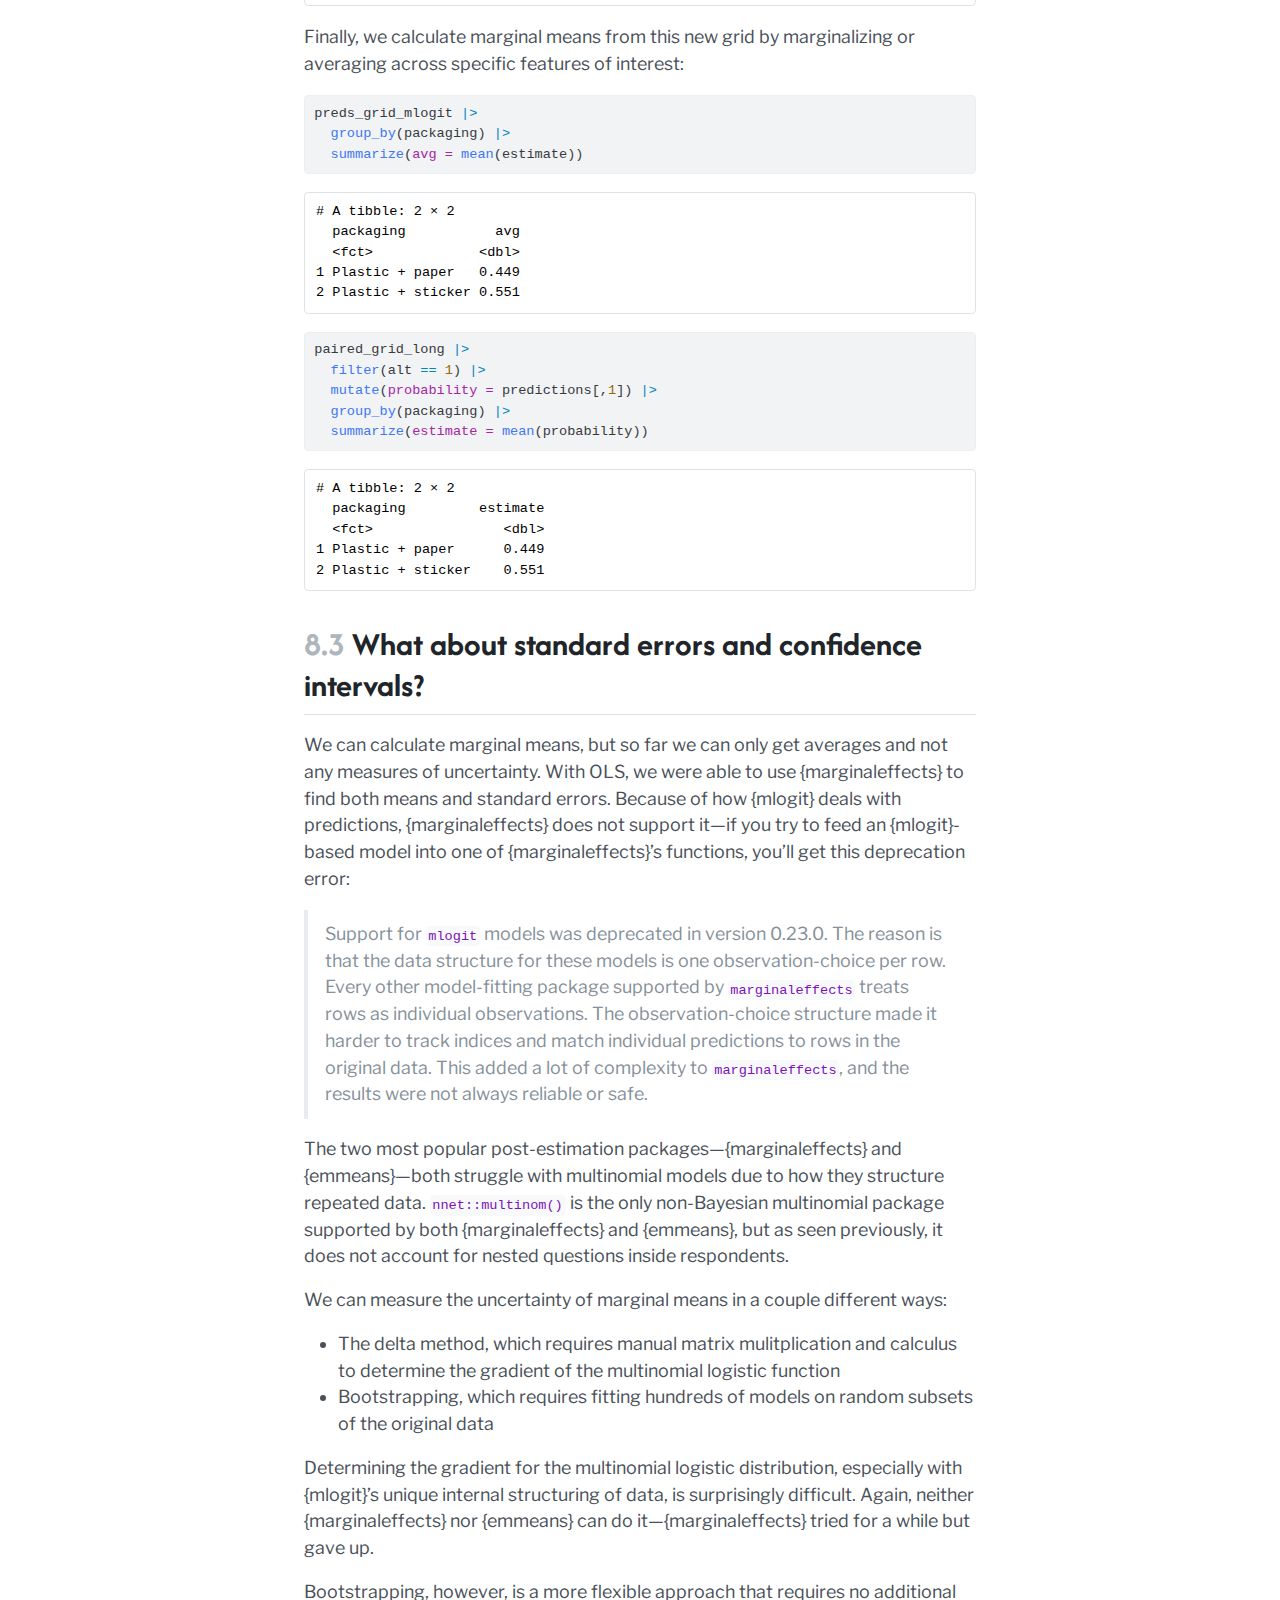
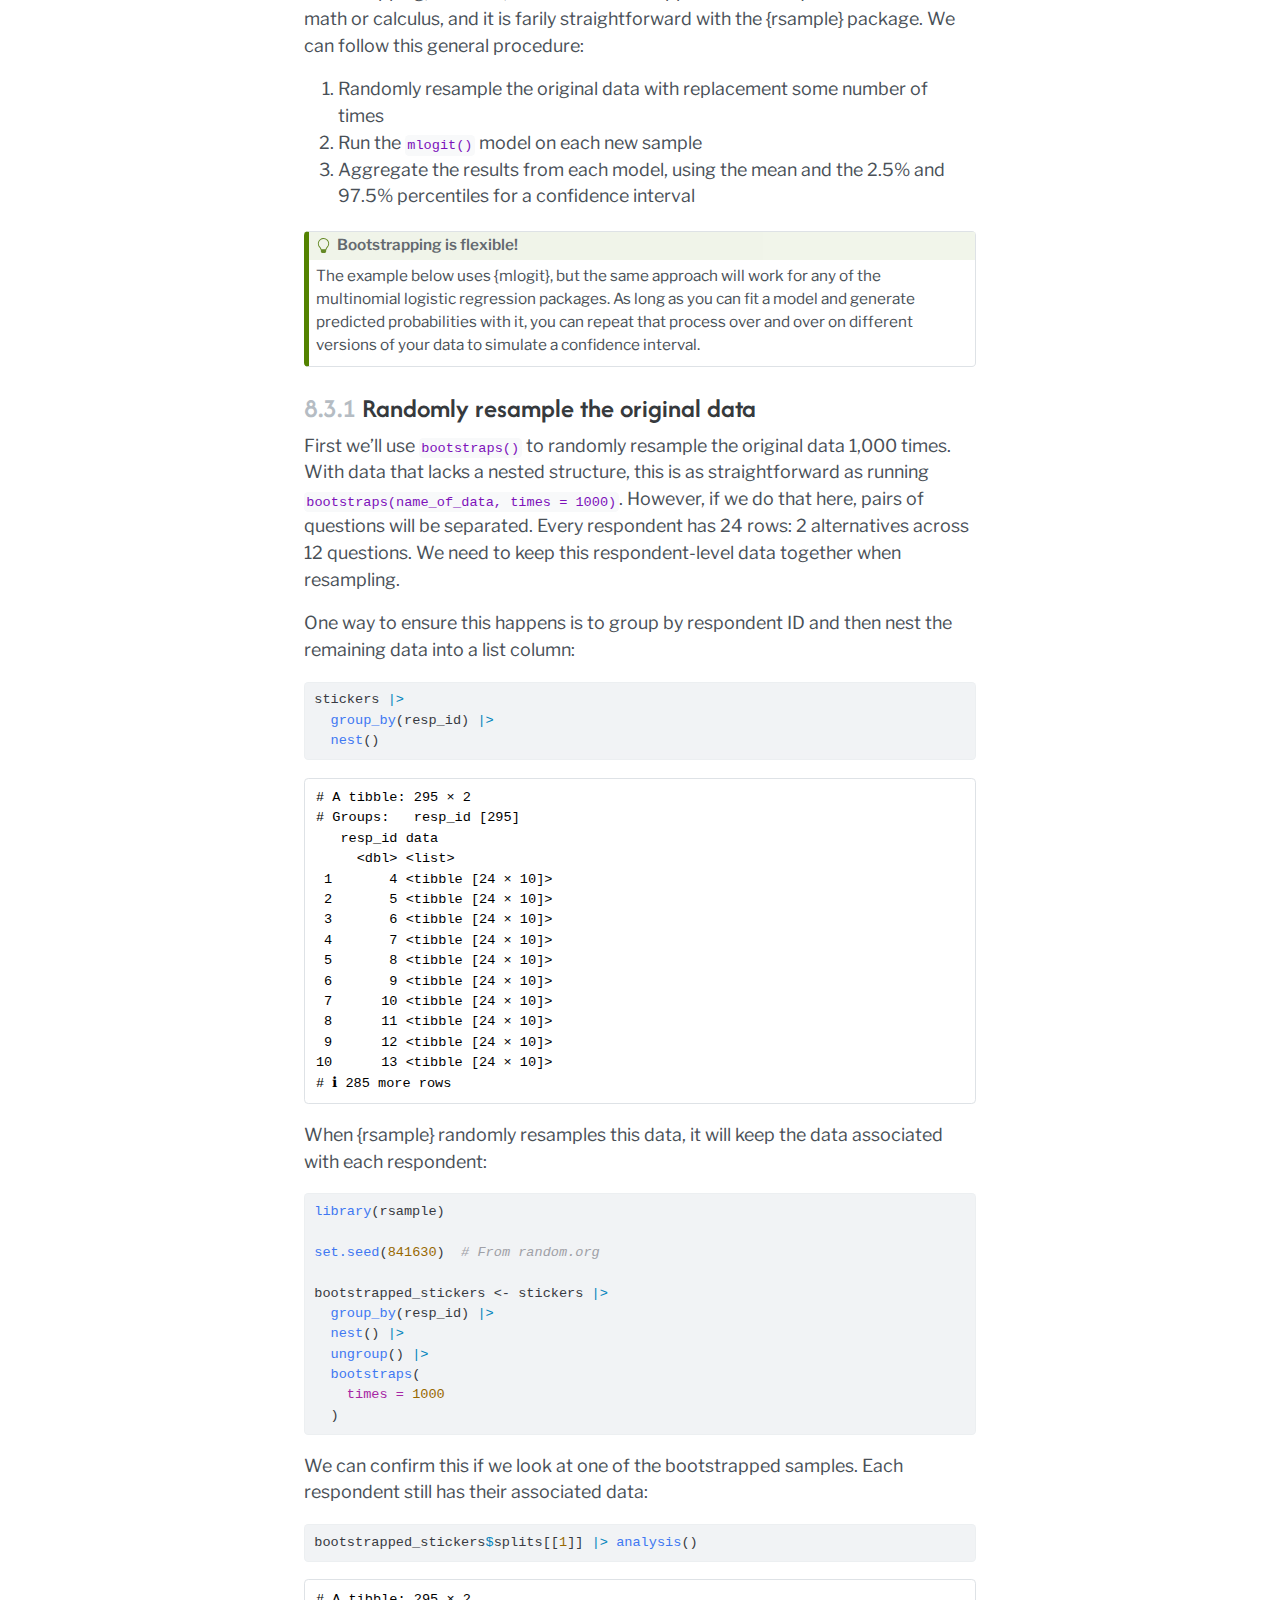
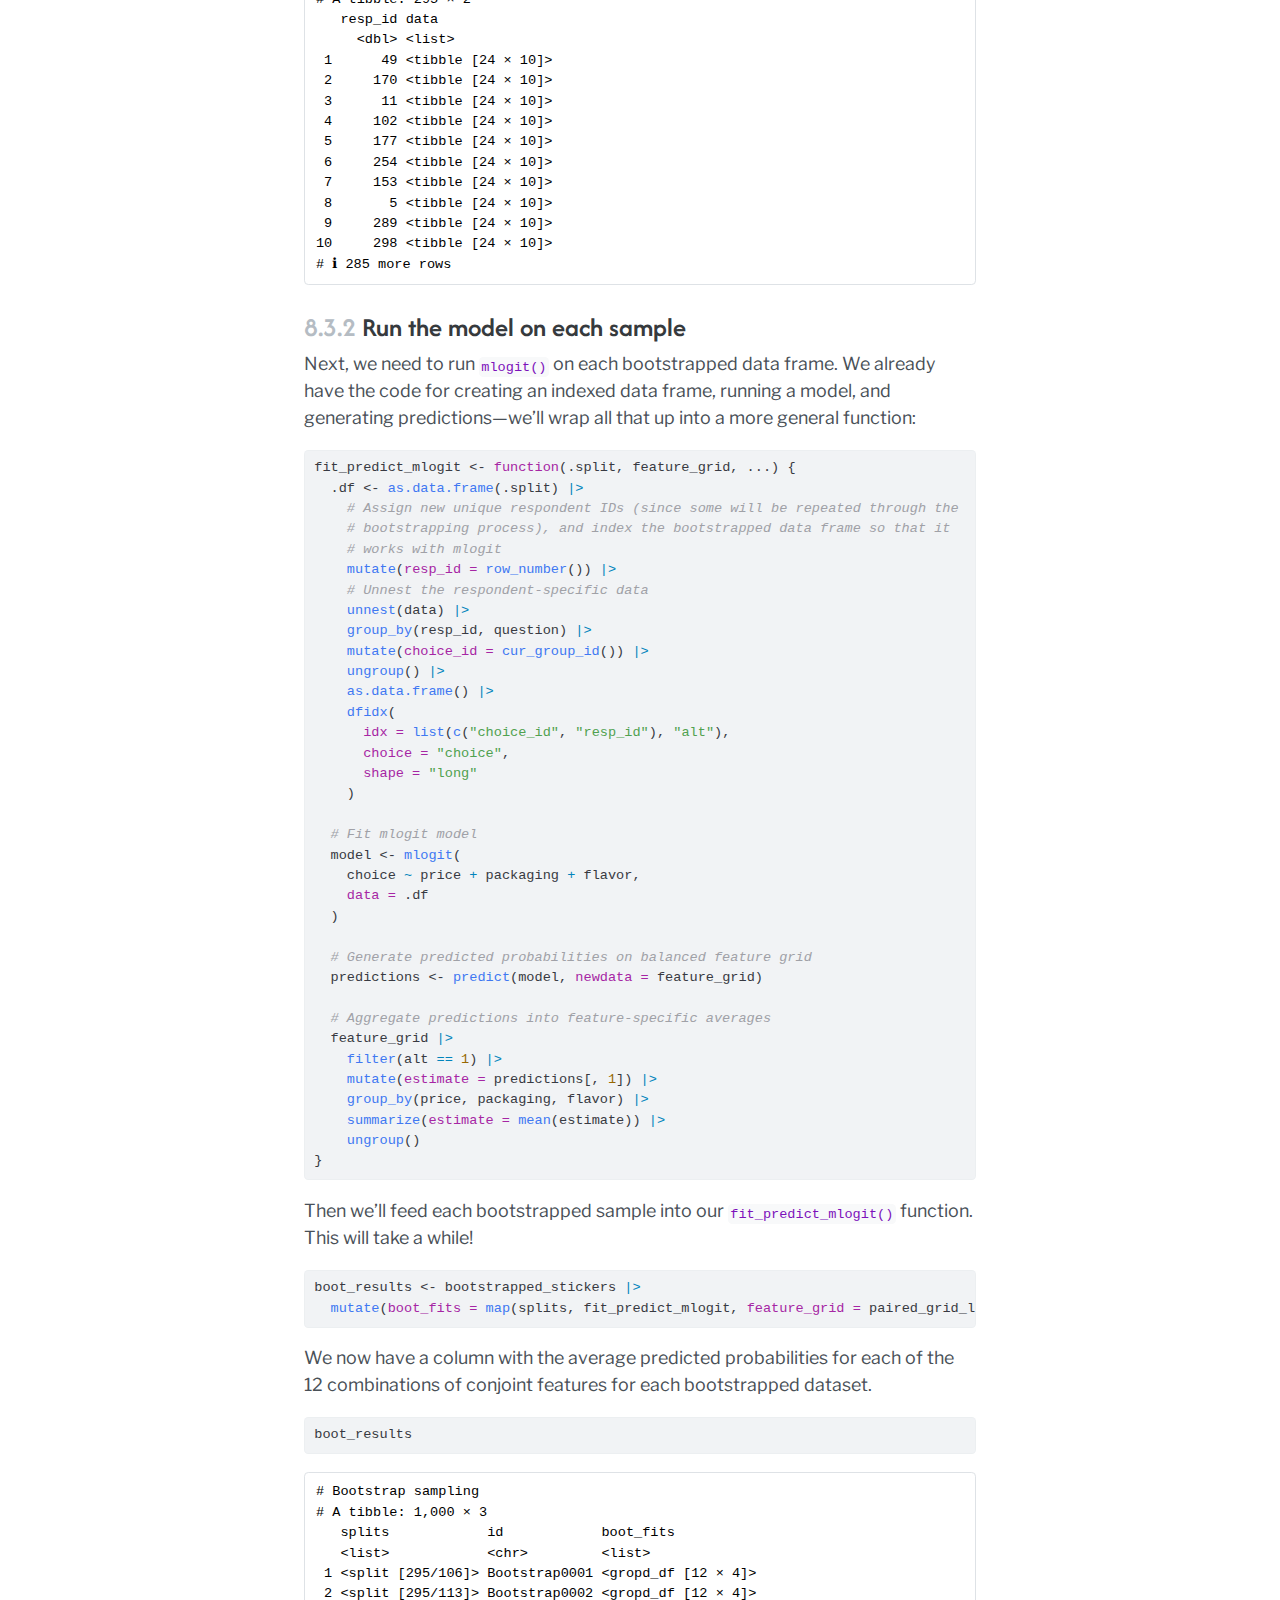
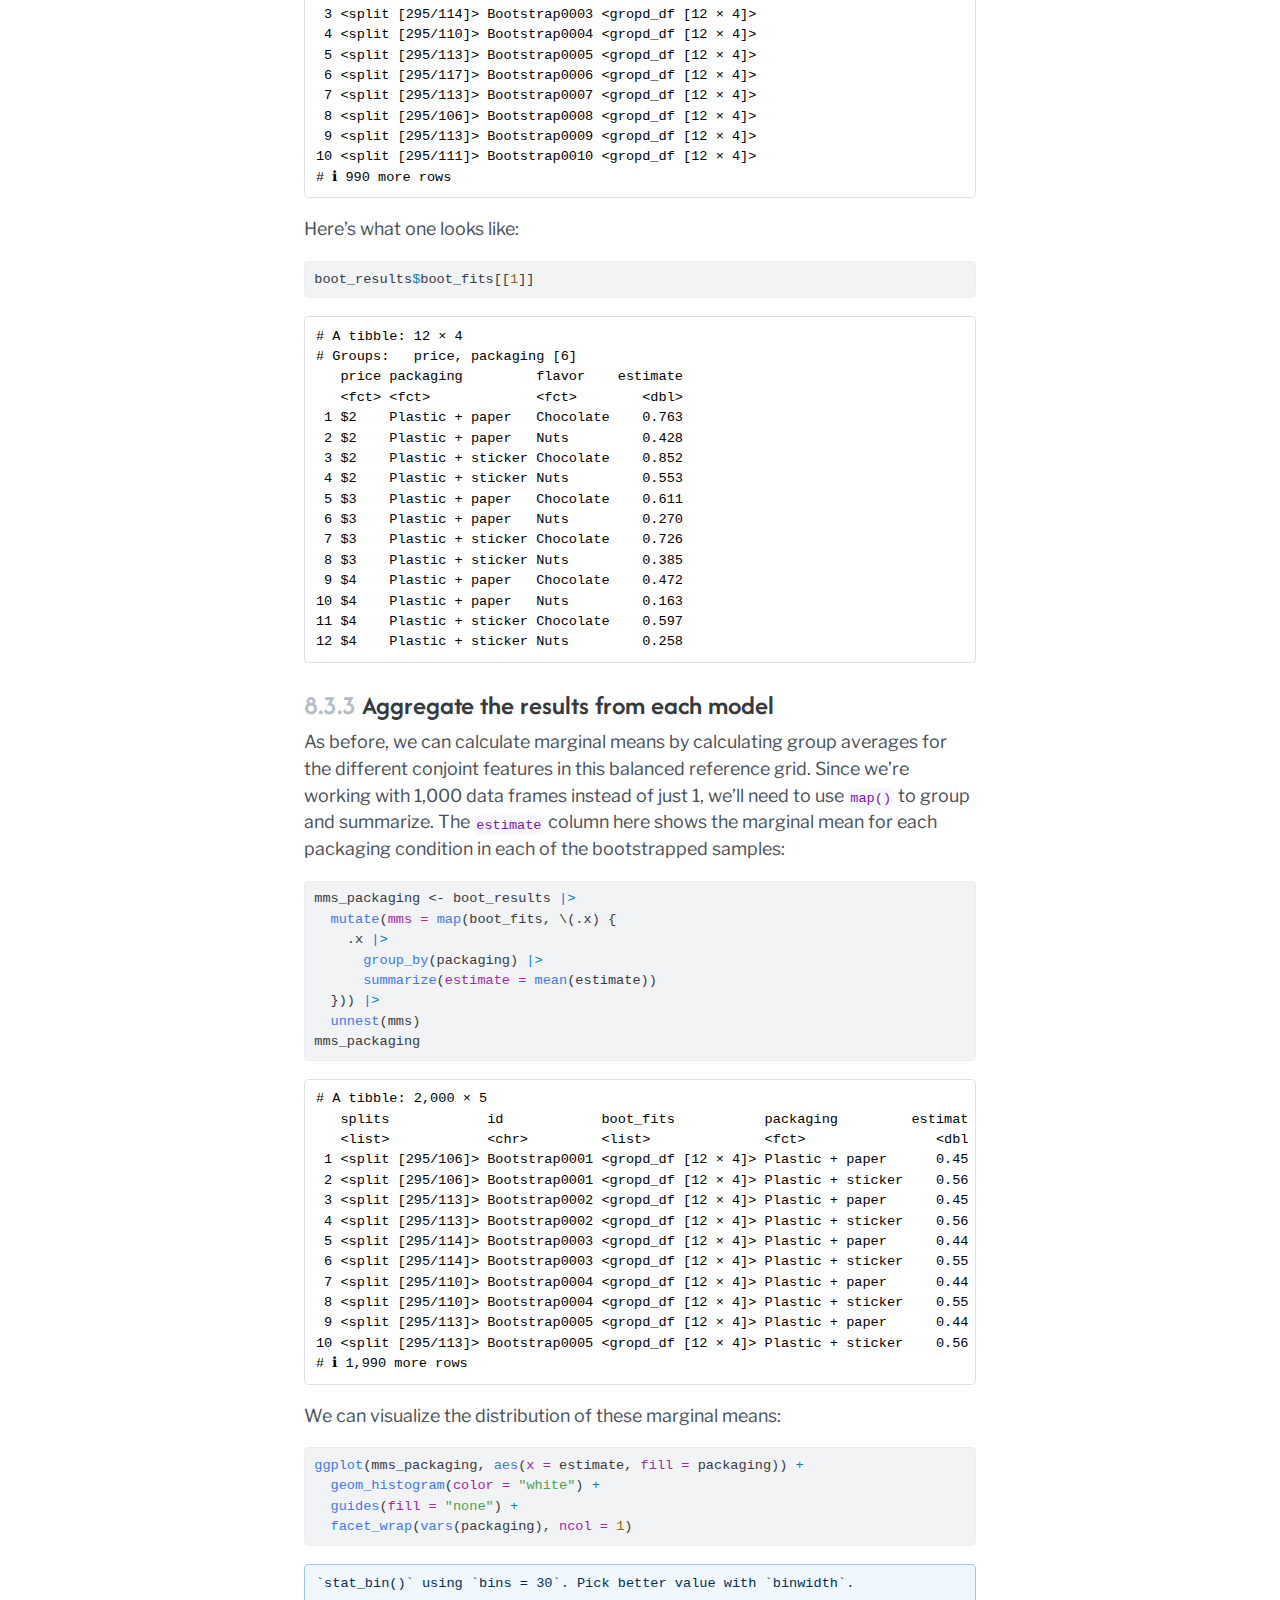
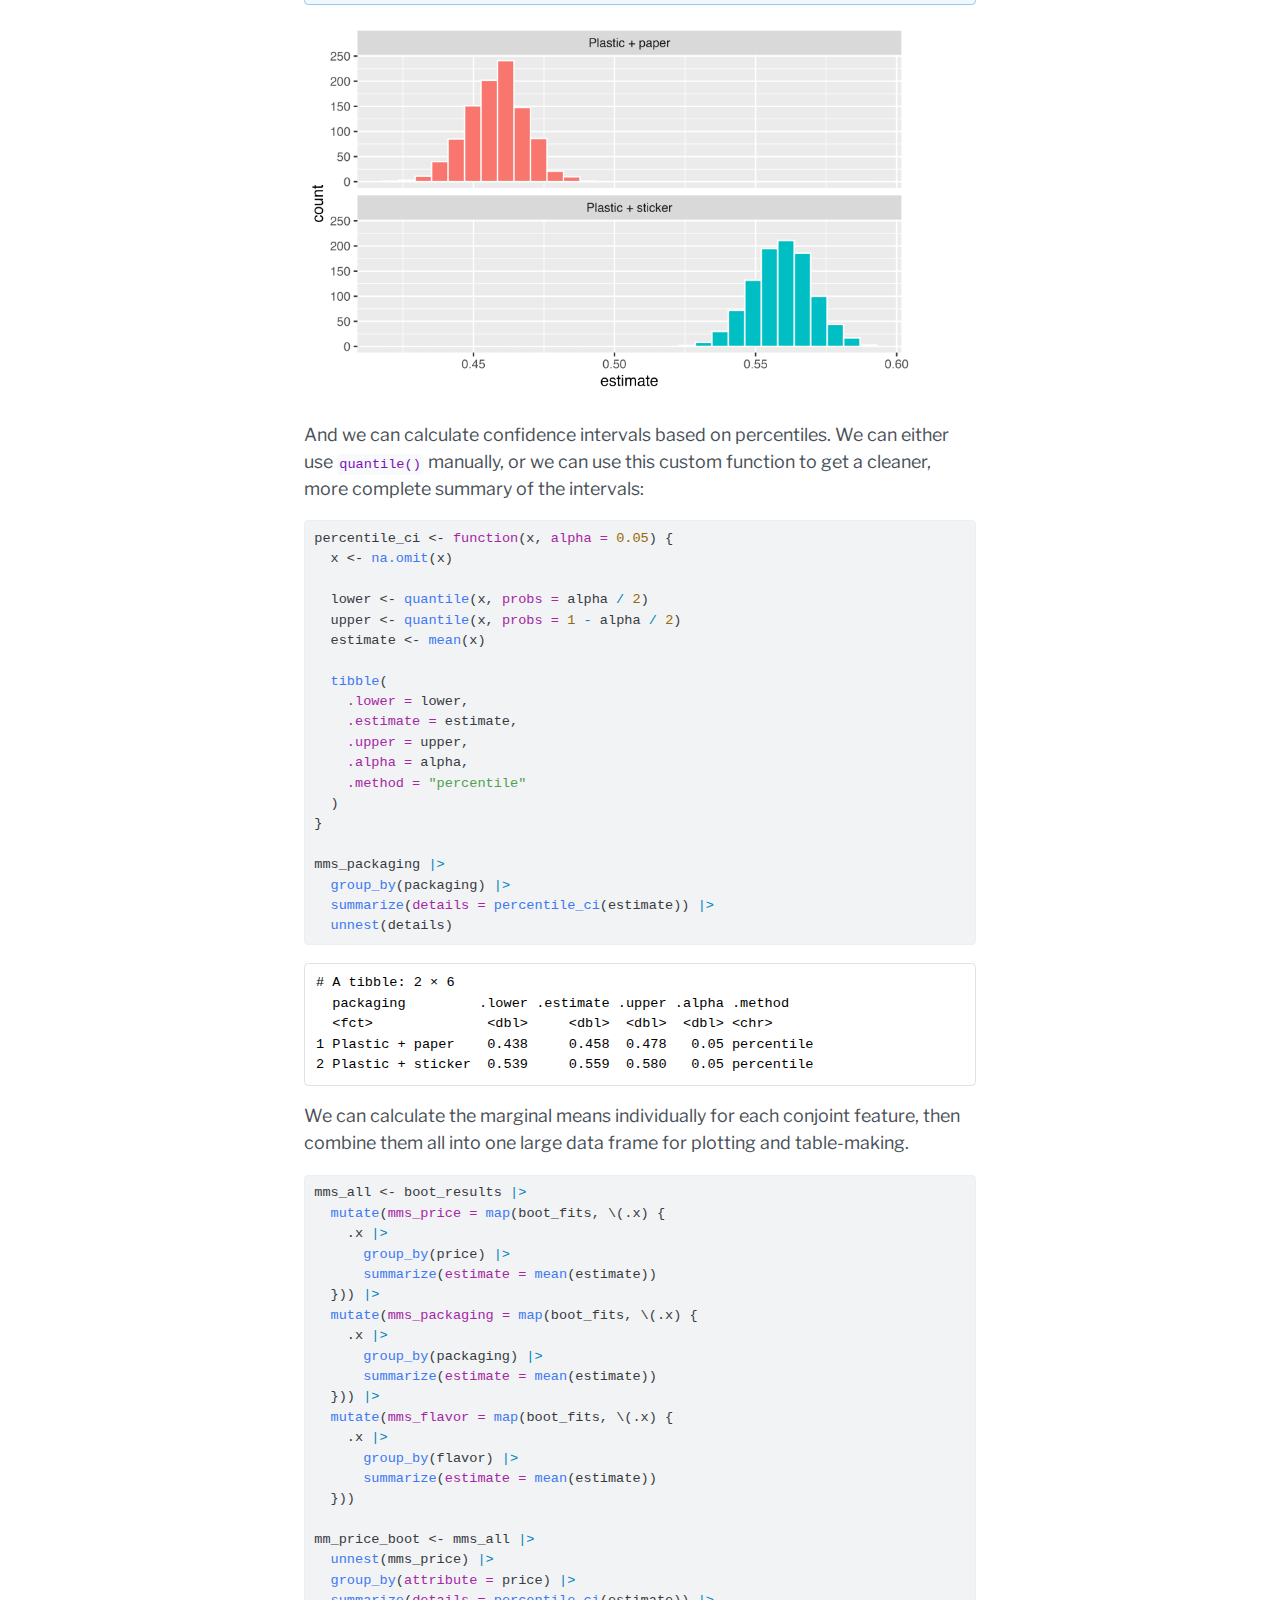
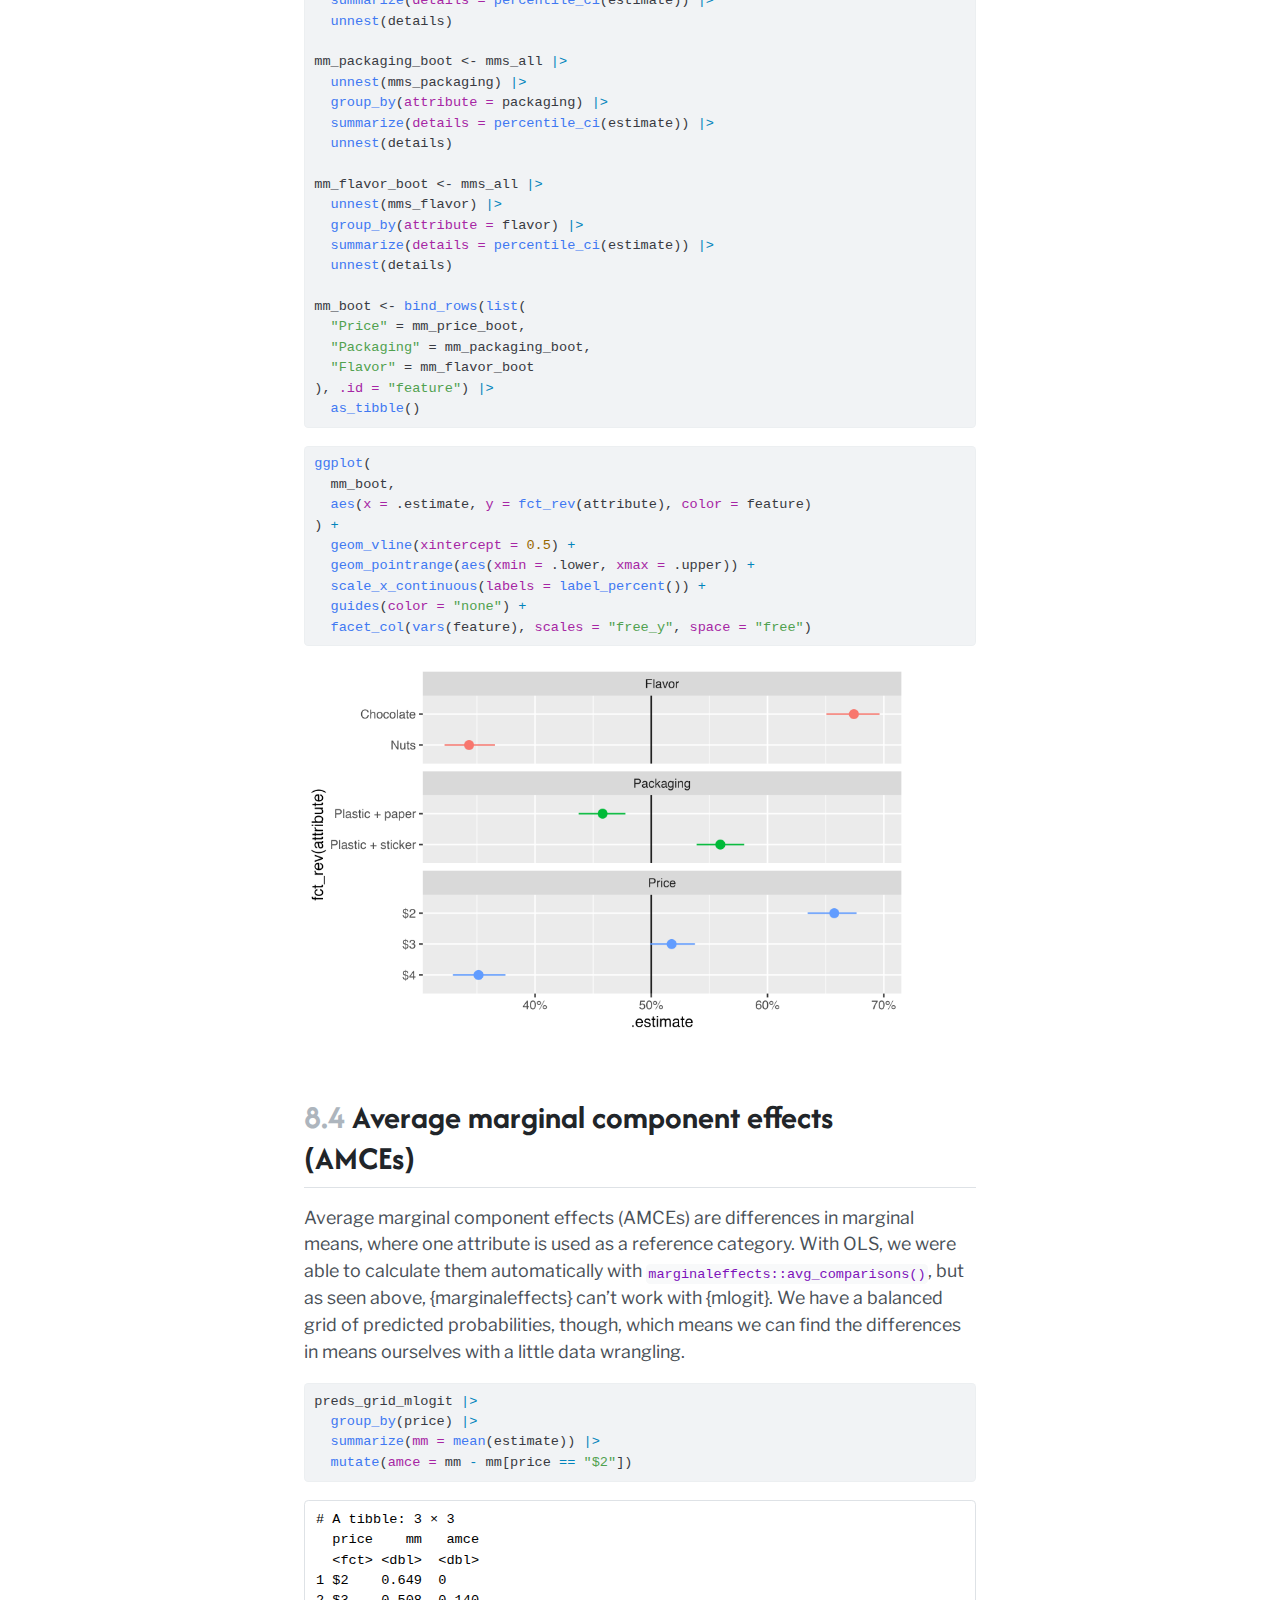
<file: mms-amces-multinomial.html>
<!DOCTYPE html>
<html xmlns="http://www.w3.org/1999/xhtml" lang="en" xml:lang="en"><head>

<meta charset="utf-8">
<meta name="generator" content="quarto-1.7.34">

<meta name="viewport" content="width=device-width, initial-scale=1.0, user-scalable=yes">


<title>8&nbsp; MMs and AMCEs with frequentist multinomial regression – The Conjoint Cookbook</title>
<style>
code{white-space: pre-wrap;}
span.smallcaps{font-variant: small-caps;}
div.columns{display: flex; gap: min(4vw, 1.5em);}
div.column{flex: auto; overflow-x: auto;}
div.hanging-indent{margin-left: 1.5em; text-indent: -1.5em;}
ul.task-list{list-style: none;}
ul.task-list li input[type="checkbox"] {
  width: 0.8em;
  margin: 0 0.8em 0.2em -1em; /* quarto-specific, see https://github.com/quarto-dev/quarto-cli/issues/4556 */ 
  vertical-align: middle;
}
/* CSS for syntax highlighting */
html { -webkit-text-size-adjust: 100%; }
pre > code.sourceCode { white-space: pre; position: relative; }
pre > code.sourceCode > span { display: inline-block; line-height: 1.25; }
pre > code.sourceCode > span:empty { height: 1.2em; }
.sourceCode { overflow: visible; }
code.sourceCode > span { color: inherit; text-decoration: inherit; }
div.sourceCode { margin: 1em 0; }
pre.sourceCode { margin: 0; }
@media screen {
div.sourceCode { overflow: auto; }
}
@media print {
pre > code.sourceCode { white-space: pre-wrap; }
pre > code.sourceCode > span { text-indent: -5em; padding-left: 5em; }
}
pre.numberSource code
  { counter-reset: source-line 0; }
pre.numberSource code > span
  { position: relative; left: -4em; counter-increment: source-line; }
pre.numberSource code > span > a:first-child::before
  { content: counter(source-line);
    position: relative; left: -1em; text-align: right; vertical-align: baseline;
    border: none; display: inline-block;
    -webkit-touch-callout: none; -webkit-user-select: none;
    -khtml-user-select: none; -moz-user-select: none;
    -ms-user-select: none; user-select: none;
    padding: 0 4px; width: 4em;
  }
pre.numberSource { margin-left: 3em;  padding-left: 4px; }
div.sourceCode
  {   }
@media screen {
pre > code.sourceCode > span > a:first-child::before { text-decoration: underline; }
}
</style>


<script src="site_libs/quarto-nav/quarto-nav.js"></script>
<script src="site_libs/quarto-nav/headroom.min.js"></script>
<script src="site_libs/clipboard/clipboard.min.js"></script>
<script src="site_libs/quarto-search/autocomplete.umd.js"></script>
<script src="site_libs/quarto-search/fuse.min.js"></script>
<script src="site_libs/quarto-search/quarto-search.js"></script>
<meta name="quarto:offset" content="./">
<link href="./mms-amces-bayes.html" rel="next">
<link href="./mms-amces-ols.html" rel="prev">
<script src="site_libs/quarto-html/quarto.js" type="module"></script>
<script src="site_libs/quarto-html/tabsets/tabsets.js" type="module"></script>
<script src="site_libs/quarto-html/popper.min.js"></script>
<script src="site_libs/quarto-html/tippy.umd.min.js"></script>
<script src="site_libs/quarto-html/anchor.min.js"></script>
<link href="site_libs/quarto-html/tippy.css" rel="stylesheet">
<link href="site_libs/quarto-html/quarto-syntax-highlighting-83aa21ed72f0068e2bb8f0090f02f802.css" rel="stylesheet" id="quarto-text-highlighting-styles">
<script src="site_libs/bootstrap/bootstrap.min.js"></script>
<link href="site_libs/bootstrap/bootstrap-icons.css" rel="stylesheet">
<link href="site_libs/bootstrap/bootstrap-cb1894ac4b656ad434064e2cf3fb4e0b.min.css" rel="stylesheet" append-hash="true" id="quarto-bootstrap" data-mode="light">
<link href="site_libs/quarto-contrib/output-styling/output-styling-default.css" rel="stylesheet">
<script id="quarto-search-options" type="application/json">{
  "location": "sidebar",
  "copy-button": false,
  "collapse-after": 3,
  "panel-placement": "start",
  "type": "textbox",
  "limit": 50,
  "keyboard-shortcut": [
    "f",
    "/",
    "s"
  ],
  "show-item-context": false,
  "language": {
    "search-no-results-text": "No results",
    "search-matching-documents-text": "matching documents",
    "search-copy-link-title": "Copy link to search",
    "search-hide-matches-text": "Hide additional matches",
    "search-more-match-text": "more match in this document",
    "search-more-matches-text": "more matches in this document",
    "search-clear-button-title": "Clear",
    "search-text-placeholder": "",
    "search-detached-cancel-button-title": "Cancel",
    "search-submit-button-title": "Submit",
    "search-label": "Search"
  }
}</script>
<link rel="preload" href="assets/fonts/AfacadFlux-VariableFont_slnt,wght.ttf" as="font" type="font/ttf" crossorigin="">
<link rel="preload" href="assets/fonts/LibreFranklin-VariableFont_wght.ttf" as="font" type="font/ttf" crossorigin="">
<link rel="preload" href="assets/fonts/LibreFranklin-Italic-VariableFont_wght.ttf" as="font" type="font/ttf" crossorigin="">


</head>

<body class="nav-sidebar floating quarto-light">

<div id="quarto-search-results"></div>
  <header id="quarto-header" class="headroom fixed-top">
  <nav class="quarto-secondary-nav">
    <div class="container-fluid d-flex">
      <button type="button" class="quarto-btn-toggle btn" data-bs-toggle="collapse" role="button" data-bs-target=".quarto-sidebar-collapse-item" aria-controls="quarto-sidebar" aria-expanded="false" aria-label="Toggle sidebar navigation" onclick="if (window.quartoToggleHeadroom) { window.quartoToggleHeadroom(); }">
        <i class="bi bi-layout-text-sidebar-reverse"></i>
      </button>
        <nav class="quarto-page-breadcrumbs" aria-label="breadcrumb"><ol class="breadcrumb"><li class="breadcrumb-item"><a href="./mms-amces-ols.html">Analyzing: causal effects</a></li><li class="breadcrumb-item"><a href="./mms-amces-multinomial.html"><span class="chapter-number">8</span>&nbsp; <span class="chapter-title">MMs and AMCEs with frequentist multinomial regression</span></a></li></ol></nav>
        <a class="flex-grow-1" role="navigation" data-bs-toggle="collapse" data-bs-target=".quarto-sidebar-collapse-item" aria-controls="quarto-sidebar" aria-expanded="false" aria-label="Toggle sidebar navigation" onclick="if (window.quartoToggleHeadroom) { window.quartoToggleHeadroom(); }">      
        </a>
      <button type="button" class="btn quarto-search-button" aria-label="Search" onclick="window.quartoOpenSearch();">
        <i class="bi bi-search"></i>
      </button>
    </div>
  </nav>
</header>
<!-- content -->
<div id="quarto-content" class="quarto-container page-columns page-rows-contents page-layout-article">
<!-- sidebar -->
  <nav id="quarto-sidebar" class="sidebar collapse collapse-horizontal quarto-sidebar-collapse-item sidebar-navigation floating overflow-auto">
    <div class="pt-lg-2 mt-2 text-left sidebar-header">
    <div class="sidebar-title mb-0 py-0">
      <a href="./">The Conjoint Cookbook</a> 
        <div class="sidebar-tools-main">
    <a href="https://github.com/andrewheiss/golden-gorilla" title="Source Code" class="quarto-navigation-tool px-1" aria-label="Source Code"><i class="bi bi-github"></i></a>
</div>
    </div>
      </div>
        <div class="mt-2 flex-shrink-0 align-items-center">
        <div class="sidebar-search">
        <div id="quarto-search" class="" title="Search"></div>
        </div>
        </div>
    <div class="sidebar-menu-container"> 
    <ul class="list-unstyled mt-1">
        <li class="sidebar-item sidebar-item-section">
      <div class="sidebar-item-container"> 
            <a class="sidebar-item-text sidebar-link text-start" data-bs-toggle="collapse" data-bs-target="#quarto-sidebar-section-1" role="navigation" aria-expanded="true">
 <span class="menu-text">Introduction</span></a>
          <a class="sidebar-item-toggle text-start" data-bs-toggle="collapse" data-bs-target="#quarto-sidebar-section-1" role="navigation" aria-expanded="true" aria-label="Toggle section">
            <i class="bi bi-chevron-right ms-2"></i>
          </a> 
      </div>
      <ul id="quarto-sidebar-section-1" class="collapse list-unstyled sidebar-section depth1 show">  
          <li class="sidebar-item">
  <div class="sidebar-item-container"> 
  <a href="./index.html" class="sidebar-item-text sidebar-link">
 <span class="menu-text"><span class="chapter-number">1</span>&nbsp; <span class="chapter-title">Overview</span></span></a>
  </div>
</li>
          <li class="sidebar-item">
  <div class="sidebar-item-container"> 
  <a href="./mms-amces.html" class="sidebar-item-text sidebar-link">
 <span class="menu-text"><span class="chapter-number">2</span>&nbsp; <span class="chapter-title">Causal estimands</span></span></a>
  </div>
</li>
          <li class="sidebar-item">
  <div class="sidebar-item-container"> 
  <a href="./utils-preds.html" class="sidebar-item-text sidebar-link">
 <span class="menu-text"><span class="chapter-number">3</span>&nbsp; <span class="chapter-title">Descriptive estimands</span></span></a>
  </div>
</li>
      </ul>
  </li>
        <li class="sidebar-item sidebar-item-section">
      <div class="sidebar-item-container"> 
            <a class="sidebar-item-text sidebar-link text-start" data-bs-toggle="collapse" data-bs-target="#quarto-sidebar-section-2" role="navigation" aria-expanded="true">
 <span class="menu-text">Designing</span></a>
          <a class="sidebar-item-toggle text-start" data-bs-toggle="collapse" data-bs-target="#quarto-sidebar-section-2" role="navigation" aria-expanded="true" aria-label="Toggle section">
            <i class="bi bi-chevron-right ms-2"></i>
          </a> 
      </div>
      <ul id="quarto-sidebar-section-2" class="collapse list-unstyled sidebar-section depth1 show">  
          <li class="sidebar-item">
  <div class="sidebar-item-container"> 
  <a href="./index.html" class="sidebar-item-text sidebar-link">
 <span class="menu-text"><span class="chapter-number">1</span>&nbsp; <span class="chapter-title">Overview</span></span></a>
  </div>
</li>
      </ul>
  </li>
        <li class="sidebar-item sidebar-item-section">
      <div class="sidebar-item-container"> 
            <a class="sidebar-item-text sidebar-link text-start" data-bs-toggle="collapse" data-bs-target="#quarto-sidebar-section-3" role="navigation" aria-expanded="true">
 <span class="menu-text">Fielding</span></a>
          <a class="sidebar-item-toggle text-start" data-bs-toggle="collapse" data-bs-target="#quarto-sidebar-section-3" role="navigation" aria-expanded="true" aria-label="Toggle section">
            <i class="bi bi-chevron-right ms-2"></i>
          </a> 
      </div>
      <ul id="quarto-sidebar-section-3" class="collapse list-unstyled sidebar-section depth1 show">  
          <li class="sidebar-item">
  <div class="sidebar-item-container"> 
  <a href="./index.html" class="sidebar-item-text sidebar-link">
 <span class="menu-text"><span class="chapter-number">1</span>&nbsp; <span class="chapter-title">Overview</span></span></a>
  </div>
</li>
          <li class="sidebar-item">
  <div class="sidebar-item-container"> 
  <a href="./process-reshape-data.html" class="sidebar-item-text sidebar-link">
 <span class="menu-text"><span class="chapter-number">6</span>&nbsp; <span class="chapter-title">Clean and join data</span></span></a>
  </div>
</li>
      </ul>
  </li>
        <li class="sidebar-item sidebar-item-section">
      <div class="sidebar-item-container"> 
            <a class="sidebar-item-text sidebar-link text-start" data-bs-toggle="collapse" data-bs-target="#quarto-sidebar-section-4" role="navigation" aria-expanded="true">
 <span class="menu-text">Analyzing: causal effects</span></a>
          <a class="sidebar-item-toggle text-start" data-bs-toggle="collapse" data-bs-target="#quarto-sidebar-section-4" role="navigation" aria-expanded="true" aria-label="Toggle section">
            <i class="bi bi-chevron-right ms-2"></i>
          </a> 
      </div>
      <ul id="quarto-sidebar-section-4" class="collapse list-unstyled sidebar-section depth1 show">  
          <li class="sidebar-item">
  <div class="sidebar-item-container"> 
  <a href="./mms-amces-ols.html" class="sidebar-item-text sidebar-link">
 <span class="menu-text"><span class="chapter-number">7</span>&nbsp; <span class="chapter-title">MMs and AMCEs with OLS</span></span></a>
  </div>
</li>
          <li class="sidebar-item">
  <div class="sidebar-item-container"> 
  <a href="./mms-amces-multinomial.html" class="sidebar-item-text sidebar-link active">
 <span class="menu-text"><span class="chapter-number">8</span>&nbsp; <span class="chapter-title">MMs and AMCEs with frequentist multinomial regression</span></span></a>
  </div>
</li>
          <li class="sidebar-item">
  <div class="sidebar-item-container"> 
  <a href="./mms-amces-bayes.html" class="sidebar-item-text sidebar-link">
 <span class="menu-text"><span class="chapter-number">9</span>&nbsp; <span class="chapter-title">MMs and AMCEs with Bayesian multinomial logistic regression</span></span></a>
  </div>
</li>
      </ul>
  </li>
        <li class="sidebar-item sidebar-item-section">
      <div class="sidebar-item-container"> 
            <a class="sidebar-item-text sidebar-link text-start" data-bs-toggle="collapse" data-bs-target="#quarto-sidebar-section-5" role="navigation" aria-expanded="true">
 <span class="menu-text">Analyzing: preference descriptions</span></a>
          <a class="sidebar-item-toggle text-start" data-bs-toggle="collapse" data-bs-target="#quarto-sidebar-section-5" role="navigation" aria-expanded="true" aria-label="Toggle section">
            <i class="bi bi-chevron-right ms-2"></i>
          </a> 
      </div>
      <ul id="quarto-sidebar-section-5" class="collapse list-unstyled sidebar-section depth1 show">  
          <li class="sidebar-item">
  <div class="sidebar-item-container"> 
  <a href="./utils-preds-freq.html" class="sidebar-item-text sidebar-link">
 <span class="menu-text"><span class="chapter-number">10</span>&nbsp; <span class="chapter-title">Utilities and predictions with frequentist multinomial regression</span></span></a>
  </div>
</li>
          <li class="sidebar-item">
  <div class="sidebar-item-container"> 
  <a href="./utils-preds-bayes.html" class="sidebar-item-text sidebar-link">
 <span class="menu-text"><span class="chapter-number">11</span>&nbsp; <span class="chapter-title">Utilities and predictions with Bayesian multinomial regression</span></span></a>
  </div>
</li>
      </ul>
  </li>
        <li class="sidebar-item sidebar-item-section">
      <div class="sidebar-item-container"> 
            <a class="sidebar-item-text sidebar-link text-start" data-bs-toggle="collapse" data-bs-target="#quarto-sidebar-section-6" role="navigation" aria-expanded="true">
 <span class="menu-text">Final things</span></a>
          <a class="sidebar-item-toggle text-start" data-bs-toggle="collapse" data-bs-target="#quarto-sidebar-section-6" role="navigation" aria-expanded="true" aria-label="Toggle section">
            <i class="bi bi-chevron-right ms-2"></i>
          </a> 
      </div>
      <ul id="quarto-sidebar-section-6" class="collapse list-unstyled sidebar-section depth1 show">  
          <li class="sidebar-item">
  <div class="sidebar-item-container"> 
  <a href="./index.html" class="sidebar-item-text sidebar-link">
 <span class="menu-text"><span class="chapter-number">1</span>&nbsp; <span class="chapter-title">Overview</span></span></a>
  </div>
</li>
      </ul>
  </li>
    </ul>
    </div>
</nav>
<div id="quarto-sidebar-glass" class="quarto-sidebar-collapse-item" data-bs-toggle="collapse" data-bs-target=".quarto-sidebar-collapse-item"></div>
<!-- margin-sidebar -->
    <div id="quarto-margin-sidebar" class="sidebar margin-sidebar">
        <nav id="TOC" role="doc-toc" class="toc-active">
    <h2 id="toc-title">On this page</h2>
   
  <ul>
  <li><a href="#model" id="toc-model" class="nav-link active" data-scroll-target="#model"><span class="header-section-number">8.1</span> Model</a></li>
  <li><a href="#marginal-means" id="toc-marginal-means" class="nav-link" data-scroll-target="#marginal-means"><span class="header-section-number">8.2</span> Marginal means</a></li>
  <li><a href="#what-about-standard-errors-and-confidence-intervals" id="toc-what-about-standard-errors-and-confidence-intervals" class="nav-link" data-scroll-target="#what-about-standard-errors-and-confidence-intervals"><span class="header-section-number">8.3</span> What about standard errors and confidence intervals?</a>
  <ul class="collapse">
  <li><a href="#randomly-resample-the-original-data" id="toc-randomly-resample-the-original-data" class="nav-link" data-scroll-target="#randomly-resample-the-original-data"><span class="header-section-number">8.3.1</span> Randomly resample the original data</a></li>
  <li><a href="#run-the-model-on-each-sample" id="toc-run-the-model-on-each-sample" class="nav-link" data-scroll-target="#run-the-model-on-each-sample"><span class="header-section-number">8.3.2</span> Run the model on each sample</a></li>
  <li><a href="#aggregate-the-results-from-each-model" id="toc-aggregate-the-results-from-each-model" class="nav-link" data-scroll-target="#aggregate-the-results-from-each-model"><span class="header-section-number">8.3.3</span> Aggregate the results from each model</a></li>
  </ul></li>
  <li><a href="#average-marginal-component-effects-amces" id="toc-average-marginal-component-effects-amces" class="nav-link" data-scroll-target="#average-marginal-component-effects-amces"><span class="header-section-number">8.4</span> Average marginal component effects (AMCEs)</a></li>
  <li><a href="#bootstrapping-with-logitr" id="toc-bootstrapping-with-logitr" class="nav-link" data-scroll-target="#bootstrapping-with-logitr"><span class="header-section-number">8.5</span> Bootstrapping with {logitr}</a></li>
  </ul>
<div class="toc-actions"><ul><li><a href="https://github.com/andrewheiss/golden-gorilla/blob/main/mms-amces-multinomial.qmd" class="toc-action"><i class="bi bi-github"></i>View source</a></li><li><a href="https://github.com/andrewheiss/golden-gorilla/issues/new" class="toc-action"><i class="bi empty"></i>Report an issue</a></li></ul></div></nav>
    </div>
<!-- main -->
<main class="content" id="quarto-document-content">

<header id="title-block-header" class="quarto-title-block default"><nav class="quarto-page-breadcrumbs quarto-title-breadcrumbs d-none d-lg-block" aria-label="breadcrumb"><ol class="breadcrumb"><li class="breadcrumb-item"><a href="./mms-amces-ols.html">Analyzing: causal effects</a></li><li class="breadcrumb-item"><a href="./mms-amces-multinomial.html"><span class="chapter-number">8</span>&nbsp; <span class="chapter-title">MMs and AMCEs with frequentist multinomial regression</span></a></li></ol></nav>
<div class="quarto-title">
<h1 class="title"><span class="chapter-number">8</span>&nbsp; <span class="chapter-title">MMs and AMCEs with frequentist multinomial regression</span></h1>
</div>



<div class="quarto-title-meta">

    
  
    
  </div>
  


</header>


<div class="cell">
<div class="sourceCode cell-code" id="cb1"><pre class="sourceCode r code-with-copy"><code class="sourceCode r"><span id="cb1-1"><a href="#cb1-1" aria-hidden="true" tabindex="-1"></a><span class="fu">library</span>(tidyverse)</span>
<span id="cb1-2"><a href="#cb1-2" aria-hidden="true" tabindex="-1"></a><span class="fu">library</span>(mlogit)</span>
<span id="cb1-3"><a href="#cb1-3" aria-hidden="true" tabindex="-1"></a><span class="fu">library</span>(marginaleffects)</span>
<span id="cb1-4"><a href="#cb1-4" aria-hidden="true" tabindex="-1"></a><span class="fu">library</span>(parameters)</span>
<span id="cb1-5"><a href="#cb1-5" aria-hidden="true" tabindex="-1"></a><span class="fu">library</span>(tinytable)</span>
<span id="cb1-6"><a href="#cb1-6" aria-hidden="true" tabindex="-1"></a><span class="fu">library</span>(scales)</span>
<span id="cb1-7"><a href="#cb1-7" aria-hidden="true" tabindex="-1"></a><span class="fu">library</span>(ggforce)</span>
<span id="cb1-8"><a href="#cb1-8" aria-hidden="true" tabindex="-1"></a></span>
<span id="cb1-9"><a href="#cb1-9" aria-hidden="true" tabindex="-1"></a>stickers <span class="ot">&lt;-</span> <span class="fu">readRDS</span>(<span class="st">"data/processed_data/study_5_sticker.rds"</span>)</span>
<span id="cb1-10"><a href="#cb1-10" aria-hidden="true" tabindex="-1"></a></span>
<span id="cb1-11"><a href="#cb1-11" aria-hidden="true" tabindex="-1"></a>label_pp <span class="ot">&lt;-</span> scales<span class="sc">::</span><span class="fu">label_number</span>(</span>
<span id="cb1-12"><a href="#cb1-12" aria-hidden="true" tabindex="-1"></a>  <span class="at">accuracy =</span> <span class="dv">1</span>, <span class="at">scale =</span> <span class="dv">100</span>, <span class="at">suffix =</span> <span class="st">" pp."</span>, <span class="at">style_negative =</span> <span class="st">"minus"</span></span>
<span id="cb1-13"><a href="#cb1-13" aria-hidden="true" tabindex="-1"></a>)</span></code><button title="Copy to Clipboard" class="code-copy-button"><i class="bi"></i></button></pre></div>
</div>
<section id="model" class="level2" data-number="8.1">
<h2 data-number="8.1" class="anchored" data-anchor-id="model"><span class="header-section-number">8.1</span> Model</h2>
<p>It is also possible to use a multinomial logistic regression model that matches the distribution of the choice outcome variable. This can be done with a variety of R packages, including {mlogit}, {mclogit}, {logitr}, and {nnet}. Each behave slightly differently, requiring modifications to the data structure or needing additional post-processing work.</p>
<table class="caption-top table">
<colgroup>
<col style="width: 25%">
<col style="width: 25%">
<col style="width: 25%">
<col style="width: 25%">
</colgroup>
<thead>
<tr class="header">
<th>Package</th>
<th>Data restructuring</th>
<th>Supports {marginaleffects}?</th>
<th>Allows for random effects?</th>
</tr>
</thead>
<tbody>
<tr class="odd">
<td>{mlogit}</td>
<td>Requires an indexed data frame made with <code>dfidx()</code></td>
<td>No</td>
<td>Yes, with <code>rpar</code> argument</td>
</tr>
<tr class="even">
<td>{mclogit}</td>
<td>Requires a unique choice ID index</td>
<td>Yes</td>
<td>Yes, with <code>random</code> argument</td>
</tr>
<tr class="odd">
<td>{logitr}</td>
<td>Requires a unique choice ID index</td>
<td>No</td>
<td>Yes, with <code>randPars</code> argument</td>
</tr>
<tr class="even">
<td>{nnet}</td>
<td>None</td>
<td>Yes</td>
<td>No</td>
</tr>
</tbody>
</table>
<div class="tabset-margin-container"></div><div class="panel-tabset">
<ul class="nav nav-tabs" role="tablist"><li class="nav-item" role="presentation"><a class="nav-link active" id="tabset-1-1-tab" data-bs-toggle="tab" data-bs-target="#tabset-1-1" role="tab" aria-controls="tabset-1-1" aria-selected="true" aria-current="page">{mlogit}</a></li><li class="nav-item" role="presentation"><a class="nav-link" id="tabset-1-2-tab" data-bs-toggle="tab" data-bs-target="#tabset-1-2" role="tab" aria-controls="tabset-1-2" aria-selected="false">{mclogit}</a></li><li class="nav-item" role="presentation"><a class="nav-link" id="tabset-1-3-tab" data-bs-toggle="tab" data-bs-target="#tabset-1-3" role="tab" aria-controls="tabset-1-3" aria-selected="false">{logitr}</a></li><li class="nav-item" role="presentation"><a class="nav-link" id="tabset-1-4-tab" data-bs-toggle="tab" data-bs-target="#tabset-1-4" role="tab" aria-controls="tabset-1-4" aria-selected="false">{nnet}</a></li></ul>
<div class="tab-content">
<div id="tabset-1-1" class="tab-pane active" role="tabpanel" aria-labelledby="tabset-1-1-tab">
<p>{mlogit} needs to work with an indexed data frame (created with <code>dfidx()</code>) that keeps track of the nested choices within respondents:</p>
<div class="cell">
<div class="sourceCode cell-code" id="cb2"><pre class="sourceCode r code-with-copy"><code class="sourceCode r"><span id="cb2-1"><a href="#cb2-1" aria-hidden="true" tabindex="-1"></a>stickers_indexed <span class="ot">&lt;-</span> stickers <span class="sc">|&gt;</span> </span>
<span id="cb2-2"><a href="#cb2-2" aria-hidden="true" tabindex="-1"></a>  <span class="fu">group_by</span>(resp_id, question) <span class="sc">|&gt;</span> </span>
<span id="cb2-3"><a href="#cb2-3" aria-hidden="true" tabindex="-1"></a>  <span class="fu">mutate</span>(<span class="at">choice_id =</span> <span class="fu">cur_group_id</span>()) <span class="sc">|&gt;</span> </span>
<span id="cb2-4"><a href="#cb2-4" aria-hidden="true" tabindex="-1"></a>  <span class="fu">ungroup</span>() <span class="sc">|&gt;</span> </span>
<span id="cb2-5"><a href="#cb2-5" aria-hidden="true" tabindex="-1"></a>  <span class="fu">as.data.frame</span>() <span class="sc">|&gt;</span>  <span class="co"># mlogit() complains and breaks when working with tibbles :(</span></span>
<span id="cb2-6"><a href="#cb2-6" aria-hidden="true" tabindex="-1"></a>  <span class="fu">dfidx</span>(</span>
<span id="cb2-7"><a href="#cb2-7" aria-hidden="true" tabindex="-1"></a>    <span class="at">idx =</span> <span class="fu">list</span>(<span class="fu">c</span>(<span class="st">"choice_id"</span>, <span class="st">"resp_id"</span>), <span class="st">"alt"</span>),</span>
<span id="cb2-8"><a href="#cb2-8" aria-hidden="true" tabindex="-1"></a>    <span class="at">choice =</span> <span class="st">"choice"</span></span>
<span id="cb2-9"><a href="#cb2-9" aria-hidden="true" tabindex="-1"></a>  )</span></code><button title="Copy to Clipboard" class="code-copy-button"><i class="bi"></i></button></pre></div>
</div>
<p>It then uses R’s standard formula syntax to define the model:</p>
<div class="cell">
<div class="sourceCode cell-code" id="cb3"><pre class="sourceCode r code-with-copy"><code class="sourceCode r"><span id="cb3-1"><a href="#cb3-1" aria-hidden="true" tabindex="-1"></a>model_mlogit <span class="ot">&lt;-</span> <span class="fu">mlogit</span>(</span>
<span id="cb3-2"><a href="#cb3-2" aria-hidden="true" tabindex="-1"></a>  choice <span class="sc">~</span> price <span class="sc">+</span> packaging <span class="sc">+</span> flavor <span class="sc">|</span> <span class="dv">0</span>,</span>
<span id="cb3-3"><a href="#cb3-3" aria-hidden="true" tabindex="-1"></a>  <span class="at">data =</span> stickers_indexed</span>
<span id="cb3-4"><a href="#cb3-4" aria-hidden="true" tabindex="-1"></a>)</span>
<span id="cb3-5"><a href="#cb3-5" aria-hidden="true" tabindex="-1"></a></span>
<span id="cb3-6"><a href="#cb3-6" aria-hidden="true" tabindex="-1"></a><span class="fu">model_parameters</span>(model_mlogit, <span class="at">verbose =</span> <span class="cn">FALSE</span>)</span></code><button title="Copy to Clipboard" class="code-copy-button"><i class="bi"></i></button></pre></div>
<div class="cell-output cell-output-stdout">
<pre><code>Parameter                     | Log-Odds |   SE |         95% CI |      z |      p
----------------------------------------------------------------------------------
price [$3]                    |    -0.74 | 0.07 | [-0.87, -0.60] | -10.79 | &lt; .001
price [$4]                    |    -1.61 | 0.08 | [-1.76, -1.46] | -21.26 | &lt; .001
packaging [Plastic + sticker] |     0.54 | 0.05 | [ 0.44,  0.64] |  10.24 | &lt; .001
flavor [Nuts]                 |    -1.69 | 0.06 | [-1.81, -1.58] | -27.81 | &lt; .001</code></pre>
</div>
</div>
</div>
<div id="tabset-1-2" class="tab-pane" role="tabpanel" aria-labelledby="tabset-1-2-tab">
<p>{mclogit} does not need an official indexed data frame, but it does need a unique identifer for each possible choice:</p>
<div class="cell">
<div class="sourceCode cell-code" id="cb5"><pre class="sourceCode r code-with-copy"><code class="sourceCode r"><span id="cb5-1"><a href="#cb5-1" aria-hidden="true" tabindex="-1"></a>stickers_mclogit <span class="ot">&lt;-</span> stickers <span class="sc">|&gt;</span> </span>
<span id="cb5-2"><a href="#cb5-2" aria-hidden="true" tabindex="-1"></a>  <span class="fu">group_by</span>(resp_id, question) <span class="sc">|&gt;</span> </span>
<span id="cb5-3"><a href="#cb5-3" aria-hidden="true" tabindex="-1"></a>  <span class="fu">mutate</span>(<span class="at">choice_id =</span> <span class="fu">cur_group_id</span>()) <span class="sc">|&gt;</span> </span>
<span id="cb5-4"><a href="#cb5-4" aria-hidden="true" tabindex="-1"></a>  <span class="fu">ungroup</span>()</span>
<span id="cb5-5"><a href="#cb5-5" aria-hidden="true" tabindex="-1"></a></span>
<span id="cb5-6"><a href="#cb5-6" aria-hidden="true" tabindex="-1"></a><span class="fu">head</span>(stickers_mclogit)</span></code><button title="Copy to Clipboard" class="code-copy-button"><i class="bi"></i></button></pre></div>
<div class="cell-output cell-output-stdout">
<pre><code># A tibble: 6 × 12
  condition resp_id question   alt gender   age chosen_alt price packaging         flavor    choice choice_id
  &lt;chr&gt;       &lt;dbl&gt;    &lt;dbl&gt; &lt;dbl&gt; &lt;chr&gt;  &lt;dbl&gt;      &lt;dbl&gt; &lt;fct&gt; &lt;fct&gt;             &lt;fct&gt;      &lt;dbl&gt;     &lt;int&gt;
1 Sticker         4        1     1 Female    19          1 $3    Plastic + sticker Chocolate      1         1
2 Sticker         4        1     2 Female    19          1 $2    Plastic + paper   Nuts           0         1
3 Sticker         4        2     1 Female    19          2 $3    Plastic + sticker Nuts           0         2
4 Sticker         4        2     2 Female    19          2 $2    Plastic + paper   Chocolate      1         2
5 Sticker         4        3     1 Female    19          1 $4    Plastic + paper   Chocolate      1         3
6 Sticker         4        3     2 Female    19          1 $2    Plastic + sticker Chocolate      0         3</code></pre>
</div>
</div>
<p>We can again use R’s formula syntax, but we need to specify two parts in the left-hand side: the binary choice variable and the set of choices it is nested in:</p>
<div class="cell">
<div class="sourceCode cell-code" id="cb7"><pre class="sourceCode r code-with-copy"><code class="sourceCode r"><span id="cb7-1"><a href="#cb7-1" aria-hidden="true" tabindex="-1"></a><span class="fu">library</span>(mclogit)</span>
<span id="cb7-2"><a href="#cb7-2" aria-hidden="true" tabindex="-1"></a></span>
<span id="cb7-3"><a href="#cb7-3" aria-hidden="true" tabindex="-1"></a>model_mclogit <span class="ot">&lt;-</span> <span class="fu">mclogit</span>(</span>
<span id="cb7-4"><a href="#cb7-4" aria-hidden="true" tabindex="-1"></a>  choice <span class="sc">|</span> choice_id <span class="sc">~</span> price <span class="sc">+</span> packaging <span class="sc">+</span> flavor,</span>
<span id="cb7-5"><a href="#cb7-5" aria-hidden="true" tabindex="-1"></a>  <span class="at">data =</span> stickers_mclogit</span>
<span id="cb7-6"><a href="#cb7-6" aria-hidden="true" tabindex="-1"></a>)</span></code><button title="Copy to Clipboard" class="code-copy-button"><i class="bi"></i></button></pre></div>
</div>
<div class="cell">
<div class="sourceCode cell-code" id="cb8"><pre class="sourceCode r code-with-copy"><code class="sourceCode r"><span id="cb8-1"><a href="#cb8-1" aria-hidden="true" tabindex="-1"></a><span class="fu">model_parameters</span>(model_mclogit, <span class="at">verbose =</span> <span class="cn">FALSE</span>)</span></code><button title="Copy to Clipboard" class="code-copy-button"><i class="bi"></i></button></pre></div>
<div class="cell-output cell-output-stdout">
<pre><code>Parameter                     | Log-Odds |   SE |         95% CI |      z |      p
----------------------------------------------------------------------------------
price [$3]                    |    -0.74 | 0.07 | [-0.87, -0.60] | -10.79 | &lt; .001
price [$4]                    |    -1.61 | 0.08 | [-1.76, -1.46] | -21.26 | &lt; .001
packaging [Plastic + sticker] |     0.54 | 0.05 | [ 0.44,  0.64] |  10.24 | &lt; .001
flavor [Nuts]                 |    -1.69 | 0.06 | [-1.81, -1.58] | -27.81 | &lt; .001</code></pre>
</div>
</div>
</div>
<div id="tabset-1-3" class="tab-pane" role="tabpanel" aria-labelledby="tabset-1-3-tab">
<p>{logitr}</p>
<div class="cell">
<div class="sourceCode cell-code" id="cb10"><pre class="sourceCode r code-with-copy"><code class="sourceCode r"><span id="cb10-1"><a href="#cb10-1" aria-hidden="true" tabindex="-1"></a>stickers_logitr <span class="ot">&lt;-</span> stickers <span class="sc">|&gt;</span> </span>
<span id="cb10-2"><a href="#cb10-2" aria-hidden="true" tabindex="-1"></a>  <span class="fu">group_by</span>(resp_id, question) <span class="sc">|&gt;</span> </span>
<span id="cb10-3"><a href="#cb10-3" aria-hidden="true" tabindex="-1"></a>  <span class="fu">mutate</span>(<span class="at">choice_id =</span> <span class="fu">cur_group_id</span>()) <span class="sc">|&gt;</span> </span>
<span id="cb10-4"><a href="#cb10-4" aria-hidden="true" tabindex="-1"></a>  <span class="fu">ungroup</span>()</span>
<span id="cb10-5"><a href="#cb10-5" aria-hidden="true" tabindex="-1"></a></span>
<span id="cb10-6"><a href="#cb10-6" aria-hidden="true" tabindex="-1"></a><span class="fu">head</span>(stickers_logitr)</span></code><button title="Copy to Clipboard" class="code-copy-button"><i class="bi"></i></button></pre></div>
<div class="cell-output cell-output-stdout">
<pre><code># A tibble: 6 × 12
  condition resp_id question   alt gender   age chosen_alt price packaging         flavor    choice choice_id
  &lt;chr&gt;       &lt;dbl&gt;    &lt;dbl&gt; &lt;dbl&gt; &lt;chr&gt;  &lt;dbl&gt;      &lt;dbl&gt; &lt;fct&gt; &lt;fct&gt;             &lt;fct&gt;      &lt;dbl&gt;     &lt;int&gt;
1 Sticker         4        1     1 Female    19          1 $3    Plastic + sticker Chocolate      1         1
2 Sticker         4        1     2 Female    19          1 $2    Plastic + paper   Nuts           0         1
3 Sticker         4        2     1 Female    19          2 $3    Plastic + sticker Nuts           0         2
4 Sticker         4        2     2 Female    19          2 $2    Plastic + paper   Chocolate      1         2
5 Sticker         4        3     1 Female    19          1 $4    Plastic + paper   Chocolate      1         3
6 Sticker         4        3     2 Female    19          1 $2    Plastic + sticker Chocolate      0         3</code></pre>
</div>
</div>
<div class="cell">
<div class="sourceCode cell-code" id="cb12"><pre class="sourceCode r code-with-copy"><code class="sourceCode r"><span id="cb12-1"><a href="#cb12-1" aria-hidden="true" tabindex="-1"></a><span class="fu">library</span>(logitr)</span>
<span id="cb12-2"><a href="#cb12-2" aria-hidden="true" tabindex="-1"></a></span>
<span id="cb12-3"><a href="#cb12-3" aria-hidden="true" tabindex="-1"></a>model_logitr <span class="ot">&lt;-</span> <span class="fu">logitr</span>(</span>
<span id="cb12-4"><a href="#cb12-4" aria-hidden="true" tabindex="-1"></a>  <span class="at">data =</span> stickers_logitr,</span>
<span id="cb12-5"><a href="#cb12-5" aria-hidden="true" tabindex="-1"></a>  <span class="at">outcome =</span> <span class="st">"choice"</span>,</span>
<span id="cb12-6"><a href="#cb12-6" aria-hidden="true" tabindex="-1"></a>  <span class="at">obsID =</span> <span class="st">"choice_id"</span>,</span>
<span id="cb12-7"><a href="#cb12-7" aria-hidden="true" tabindex="-1"></a>  <span class="at">pars =</span> <span class="fu">c</span>(<span class="st">"price"</span>, <span class="st">"packaging"</span>, <span class="st">"flavor"</span>)</span>
<span id="cb12-8"><a href="#cb12-8" aria-hidden="true" tabindex="-1"></a>)</span></code><button title="Copy to Clipboard" class="code-copy-button"><i class="bi"></i></button></pre></div>
</div>
<div class="cell">
<div class="sourceCode cell-code" id="cb13"><pre class="sourceCode r code-with-copy"><code class="sourceCode r"><span id="cb13-1"><a href="#cb13-1" aria-hidden="true" tabindex="-1"></a><span class="fu">model_parameters</span>(model_logitr, <span class="at">verbose =</span> <span class="cn">FALSE</span>)</span></code><button title="Copy to Clipboard" class="code-copy-button"><i class="bi"></i></button></pre></div>
<div class="cell-output cell-output-stdout">
<pre><code>Parameter                     | Log-Odds |   SE |         95% CI |      z |      p
----------------------------------------------------------------------------------
price [$3]                    |    -0.74 | 0.07 | [-0.87, -0.60] | -10.79 | &lt; .001
price [$4]                    |    -1.61 | 0.08 | [-1.76, -1.46] | -21.26 | &lt; .001
packaging [Plastic + sticker] |     0.54 | 0.05 | [ 0.44,  0.64] |  10.24 | &lt; .001
flavor [Nuts]                 |    -1.69 | 0.06 | [-1.81, -1.58] | -27.81 | &lt; .001</code></pre>
</div>
</div>
</div>
<div id="tabset-1-4" class="tab-pane" role="tabpanel" aria-labelledby="tabset-1-4-tab">
<p>{nnet} requires no indexing or question identifiers, which also means that it pools all the observations together and disregards the nested structure of the data.</p>
<div class="cell">
<div class="sourceCode cell-code" id="cb15"><pre class="sourceCode r code-with-copy"><code class="sourceCode r"><span id="cb15-1"><a href="#cb15-1" aria-hidden="true" tabindex="-1"></a><span class="fu">library</span>(nnet)</span>
<span id="cb15-2"><a href="#cb15-2" aria-hidden="true" tabindex="-1"></a></span>
<span id="cb15-3"><a href="#cb15-3" aria-hidden="true" tabindex="-1"></a>model_nnet <span class="ot">&lt;-</span> <span class="fu">multinom</span>(</span>
<span id="cb15-4"><a href="#cb15-4" aria-hidden="true" tabindex="-1"></a>  choice <span class="sc">~</span> price <span class="sc">+</span> packaging <span class="sc">+</span> flavor, </span>
<span id="cb15-5"><a href="#cb15-5" aria-hidden="true" tabindex="-1"></a>  <span class="at">data =</span> stickers</span>
<span id="cb15-6"><a href="#cb15-6" aria-hidden="true" tabindex="-1"></a>)</span></code><button title="Copy to Clipboard" class="code-copy-button"><i class="bi"></i></button></pre></div>
</div>
</div>
</div>
</div>
<p>{mlogit} is the oldest and most commonly used multinomial regression package and is the basis for many conjoint textbooks <span class="citation" data-cites="Feit">[@Feit]</span>, so I’ll illustrate how to use it to calculate MMs and AMCEs. {marginaleffects} does not support {mlogit} models because of the idiosyncracies its prediction functions, so the process requires a little manual work.</p>
</section>
<section id="marginal-means" class="level2" data-number="8.2">
<h2 data-number="8.2" class="anchored" data-anchor-id="marginal-means"><span class="header-section-number">8.2</span> Marginal means</h2>
<p>To calculate marginal means, we need to generate predicted probabilities across a balanced grid of all conjoint features. This is a little trickier to do with multinomial {mlogit} models, though. {mlogit}’s <code>predict()</code> function requires that any new data passed to it include a row for each alternative (<code>alt</code> in the original data), since it will generate predictions for each alternative.</p>
<p>For example, if we only feed one combination of conjoint features to <code>predict()</code>, we’ll get an error:</p>
<div class="cell">
<div class="sourceCode cell-code" id="cb16"><pre class="sourceCode r code-with-copy"><code class="sourceCode r"><span id="cb16-1"><a href="#cb16-1" aria-hidden="true" tabindex="-1"></a>newdata_example_bad <span class="ot">&lt;-</span> stickers <span class="sc">|&gt;</span> </span>
<span id="cb16-2"><a href="#cb16-2" aria-hidden="true" tabindex="-1"></a>  <span class="fu">slice</span>(<span class="dv">1</span>) <span class="sc">|&gt;</span> </span>
<span id="cb16-3"><a href="#cb16-3" aria-hidden="true" tabindex="-1"></a>  <span class="fu">select</span>(price, packaging, flavor)</span>
<span id="cb16-4"><a href="#cb16-4" aria-hidden="true" tabindex="-1"></a>newdata_example_bad</span></code><button title="Copy to Clipboard" class="code-copy-button"><i class="bi"></i></button></pre></div>
<div class="cell-output cell-output-stdout">
<pre><code># A tibble: 1 × 3
  price packaging         flavor   
  &lt;fct&gt; &lt;fct&gt;             &lt;fct&gt;    
1 $3    Plastic + sticker Chocolate</code></pre>
</div>
<div class="sourceCode cell-code" id="cb18"><pre class="sourceCode r code-with-copy"><code class="sourceCode r"><span id="cb18-1"><a href="#cb18-1" aria-hidden="true" tabindex="-1"></a><span class="fu">predict</span>(model_mlogit, <span class="at">newdata =</span> newdata_example_bad)</span></code><button title="Copy to Clipboard" class="code-copy-button"><i class="bi"></i></button></pre></div>
<div class="cell-output cell-output-error">
<pre><code>Error in predict.mlogit(model_mlogit, newdata = newdata_example_bad): the number of rows of the data.frame should be a multiple of the number of alternatives</code></pre>
</div>
</div>
<p>Instead, because respondents were presented with two alternatives at a time, we need to feed <code>predict()</code> a data frame with two alternatives.</p>
<div class="cell">
<div class="sourceCode cell-code" id="cb20"><pre class="sourceCode r code-with-copy"><code class="sourceCode r"><span id="cb20-1"><a href="#cb20-1" aria-hidden="true" tabindex="-1"></a><span class="co"># The first two questions seen by two respondents</span></span>
<span id="cb20-2"><a href="#cb20-2" aria-hidden="true" tabindex="-1"></a>newdata_example <span class="ot">&lt;-</span> stickers <span class="sc">|&gt;</span> </span>
<span id="cb20-3"><a href="#cb20-3" aria-hidden="true" tabindex="-1"></a>  <span class="fu">filter</span>(resp_id <span class="sc">%in%</span> <span class="fu">c</span>(<span class="dv">4</span>, <span class="dv">6</span>), question <span class="sc">==</span> <span class="dv">1</span>) <span class="sc">|&gt;</span> </span>
<span id="cb20-4"><a href="#cb20-4" aria-hidden="true" tabindex="-1"></a>  <span class="fu">select</span>(resp_id, price, packaging, flavor, alt)</span>
<span id="cb20-5"><a href="#cb20-5" aria-hidden="true" tabindex="-1"></a>newdata_example</span></code><button title="Copy to Clipboard" class="code-copy-button"><i class="bi"></i></button></pre></div>
<div class="cell-output cell-output-stdout">
<pre><code># A tibble: 4 × 5
  resp_id price packaging         flavor      alt
    &lt;dbl&gt; &lt;fct&gt; &lt;fct&gt;             &lt;fct&gt;     &lt;dbl&gt;
1       4 $3    Plastic + sticker Chocolate     1
2       4 $2    Plastic + paper   Nuts          2
3       6 $4    Plastic + paper   Chocolate     1
4       6 $2    Plastic + sticker Chocolate     2</code></pre>
</div>
<div class="sourceCode cell-code" id="cb22"><pre class="sourceCode r code-with-copy"><code class="sourceCode r"><span id="cb22-1"><a href="#cb22-1" aria-hidden="true" tabindex="-1"></a><span class="fu">predict</span>(model_mlogit, <span class="at">newdata =</span> newdata_example)</span></code><button title="Copy to Clipboard" class="code-copy-button"><i class="bi"></i></button></pre></div>
<div class="cell-output cell-output-stdout">
<pre><code>       1      2
1 0.8173 0.1827
2 0.1043 0.8957</code></pre>
</div>
</div>
<p><code>predict()</code> returns a matrix of probabilities, with one row per respondent and one column for each alternative. In this case, respondent 4 had an 83% chance of choosing the $3 + sticker + chocolate alternative when presented alongside a $2 + paper + nuts alternative, while respondent 6 had an 11% chance of choosing the $4 + paper + chocolate alternative when presented alongside a $2 + sticker + chocolate alternative.</p>
<p>To make a balanced grid of feature attributes, we need to create a grid of all 12 unique combinations (3 prices, 2 packagings, 2 flavors = 3 × 2 × 2 = 12) paired with evert other unique combination of features. This requires a bit of data manipulation, including <code>cross_join()</code> which combines each row from the 12-row feature grid with each row from itself, resulting in 144 (12 × 12) rows. We then remove the 12 rows where the two alternatives are identical, resulting in a grid of 132 possible pairs of alternatives:</p>
<div class="cell">
<div class="sourceCode cell-code" id="cb24"><pre class="sourceCode r code-with-copy"><code class="sourceCode r"><span id="cb24-1"><a href="#cb24-1" aria-hidden="true" tabindex="-1"></a>feature_grid <span class="ot">&lt;-</span> stickers <span class="sc">|&gt;</span> </span>
<span id="cb24-2"><a href="#cb24-2" aria-hidden="true" tabindex="-1"></a>  tidyr<span class="sc">::</span><span class="fu">expand</span>(price, packaging, flavor)</span>
<span id="cb24-3"><a href="#cb24-3" aria-hidden="true" tabindex="-1"></a></span>
<span id="cb24-4"><a href="#cb24-4" aria-hidden="true" tabindex="-1"></a><span class="co"># Use cross_join to combine every row from the feature grid with itself</span></span>
<span id="cb24-5"><a href="#cb24-5" aria-hidden="true" tabindex="-1"></a>paired_grid <span class="ot">&lt;-</span> feature_grid <span class="sc">|&gt;</span></span>
<span id="cb24-6"><a href="#cb24-6" aria-hidden="true" tabindex="-1"></a>  <span class="fu">cross_join</span>(</span>
<span id="cb24-7"><a href="#cb24-7" aria-hidden="true" tabindex="-1"></a>    feature_grid <span class="sc">|&gt;</span> </span>
<span id="cb24-8"><a href="#cb24-8" aria-hidden="true" tabindex="-1"></a>      <span class="fu">rename</span>(</span>
<span id="cb24-9"><a href="#cb24-9" aria-hidden="true" tabindex="-1"></a>        <span class="at">price_alt2 =</span> price,</span>
<span id="cb24-10"><a href="#cb24-10" aria-hidden="true" tabindex="-1"></a>        <span class="at">packaging_alt2 =</span> packaging,</span>
<span id="cb24-11"><a href="#cb24-11" aria-hidden="true" tabindex="-1"></a>        <span class="at">flavor_alt2 =</span> flavor</span>
<span id="cb24-12"><a href="#cb24-12" aria-hidden="true" tabindex="-1"></a>      )</span>
<span id="cb24-13"><a href="#cb24-13" aria-hidden="true" tabindex="-1"></a>  ) <span class="sc">|&gt;</span></span>
<span id="cb24-14"><a href="#cb24-14" aria-hidden="true" tabindex="-1"></a>  <span class="co"># Remove rows where both alternatives are identical</span></span>
<span id="cb24-15"><a href="#cb24-15" aria-hidden="true" tabindex="-1"></a>  <span class="fu">filter</span>(</span>
<span id="cb24-16"><a href="#cb24-16" aria-hidden="true" tabindex="-1"></a>    <span class="sc">!</span>(price <span class="sc">==</span> price_alt2 <span class="sc">&amp;</span> </span>
<span id="cb24-17"><a href="#cb24-17" aria-hidden="true" tabindex="-1"></a>      packaging <span class="sc">==</span> packaging_alt2 <span class="sc">&amp;</span> </span>
<span id="cb24-18"><a href="#cb24-18" aria-hidden="true" tabindex="-1"></a>      flavor <span class="sc">==</span> flavor_alt2)</span>
<span id="cb24-19"><a href="#cb24-19" aria-hidden="true" tabindex="-1"></a>  ) <span class="sc">|&gt;</span></span>
<span id="cb24-20"><a href="#cb24-20" aria-hidden="true" tabindex="-1"></a>  <span class="co"># Create unique choice_id identifier</span></span>
<span id="cb24-21"><a href="#cb24-21" aria-hidden="true" tabindex="-1"></a>  <span class="fu">mutate</span>(<span class="at">choice_id =</span> <span class="fu">row_number</span>())</span>
<span id="cb24-22"><a href="#cb24-22" aria-hidden="true" tabindex="-1"></a></span>
<span id="cb24-23"><a href="#cb24-23" aria-hidden="true" tabindex="-1"></a>paired_grid</span></code><button title="Copy to Clipboard" class="code-copy-button"><i class="bi"></i></button></pre></div>
<div class="cell-output cell-output-stdout">
<pre><code># A tibble: 132 × 7
   price packaging       flavor    price_alt2 packaging_alt2    flavor_alt2 choice_id
   &lt;fct&gt; &lt;fct&gt;           &lt;fct&gt;     &lt;fct&gt;      &lt;fct&gt;             &lt;fct&gt;           &lt;int&gt;
 1 $2    Plastic + paper Chocolate $2         Plastic + paper   Nuts                1
 2 $2    Plastic + paper Chocolate $2         Plastic + sticker Chocolate           2
 3 $2    Plastic + paper Chocolate $2         Plastic + sticker Nuts                3
 4 $2    Plastic + paper Chocolate $3         Plastic + paper   Chocolate           4
 5 $2    Plastic + paper Chocolate $3         Plastic + paper   Nuts                5
 6 $2    Plastic + paper Chocolate $3         Plastic + sticker Chocolate           6
 7 $2    Plastic + paper Chocolate $3         Plastic + sticker Nuts                7
 8 $2    Plastic + paper Chocolate $4         Plastic + paper   Chocolate           8
 9 $2    Plastic + paper Chocolate $4         Plastic + paper   Nuts                9
10 $2    Plastic + paper Chocolate $4         Plastic + sticker Chocolate          10
# ℹ 122 more rows</code></pre>
</div>
</div>
<p>{mlogit} requires long data for predictions, so we can stack the two alternatives on top of each other, resulting in a data frame with 264 rows (132 × 2):</p>
<div class="cell">
<div class="sourceCode cell-code" id="cb26"><pre class="sourceCode r code-with-copy"><code class="sourceCode r"><span id="cb26-1"><a href="#cb26-1" aria-hidden="true" tabindex="-1"></a>paired_grid_long <span class="ot">&lt;-</span> <span class="fu">bind_rows</span>(</span>
<span id="cb26-2"><a href="#cb26-2" aria-hidden="true" tabindex="-1"></a>  <span class="co"># Alternative 1</span></span>
<span id="cb26-3"><a href="#cb26-3" aria-hidden="true" tabindex="-1"></a>  paired_grid <span class="sc">|&gt;</span></span>
<span id="cb26-4"><a href="#cb26-4" aria-hidden="true" tabindex="-1"></a>    <span class="fu">select</span>(choice_id, price, packaging, flavor) <span class="sc">|&gt;</span></span>
<span id="cb26-5"><a href="#cb26-5" aria-hidden="true" tabindex="-1"></a>    <span class="fu">mutate</span>(<span class="at">alt =</span> <span class="dv">1</span>),</span>
<span id="cb26-6"><a href="#cb26-6" aria-hidden="true" tabindex="-1"></a>  <span class="co"># Alternative 2</span></span>
<span id="cb26-7"><a href="#cb26-7" aria-hidden="true" tabindex="-1"></a>  paired_grid <span class="sc">|&gt;</span></span>
<span id="cb26-8"><a href="#cb26-8" aria-hidden="true" tabindex="-1"></a>    <span class="fu">select</span>(</span>
<span id="cb26-9"><a href="#cb26-9" aria-hidden="true" tabindex="-1"></a>      choice_id,</span>
<span id="cb26-10"><a href="#cb26-10" aria-hidden="true" tabindex="-1"></a>      <span class="at">price =</span> price_alt2, </span>
<span id="cb26-11"><a href="#cb26-11" aria-hidden="true" tabindex="-1"></a>      <span class="at">packaging =</span> packaging_alt2,</span>
<span id="cb26-12"><a href="#cb26-12" aria-hidden="true" tabindex="-1"></a>      <span class="at">flavor =</span> flavor_alt2</span>
<span id="cb26-13"><a href="#cb26-13" aria-hidden="true" tabindex="-1"></a>    ) <span class="sc">|&gt;</span></span>
<span id="cb26-14"><a href="#cb26-14" aria-hidden="true" tabindex="-1"></a>    <span class="fu">mutate</span>(<span class="at">alt =</span> <span class="dv">2</span>)</span>
<span id="cb26-15"><a href="#cb26-15" aria-hidden="true" tabindex="-1"></a>) <span class="sc">|&gt;</span></span>
<span id="cb26-16"><a href="#cb26-16" aria-hidden="true" tabindex="-1"></a>  <span class="fu">arrange</span>(choice_id, alt)</span>
<span id="cb26-17"><a href="#cb26-17" aria-hidden="true" tabindex="-1"></a>paired_grid_long</span></code><button title="Copy to Clipboard" class="code-copy-button"><i class="bi"></i></button></pre></div>
<div class="cell-output cell-output-stdout">
<pre><code># A tibble: 264 × 5
   choice_id price packaging         flavor      alt
       &lt;int&gt; &lt;fct&gt; &lt;fct&gt;             &lt;fct&gt;     &lt;dbl&gt;
 1         1 $2    Plastic + paper   Chocolate     1
 2         1 $2    Plastic + paper   Nuts          2
 3         2 $2    Plastic + paper   Chocolate     1
 4         2 $2    Plastic + sticker Chocolate     2
 5         3 $2    Plastic + paper   Chocolate     1
 6         3 $2    Plastic + sticker Nuts          2
 7         4 $2    Plastic + paper   Chocolate     1
 8         4 $3    Plastic + paper   Chocolate     2
 9         5 $2    Plastic + paper   Chocolate     1
10         5 $3    Plastic + paper   Nuts          2
# ℹ 254 more rows</code></pre>
</div>
</div>
<p>Finally, we can generate predictions with this long data frame of all pairs of all combinations:</p>
<div class="cell">
<div class="sourceCode cell-code" id="cb28"><pre class="sourceCode r code-with-copy"><code class="sourceCode r"><span id="cb28-1"><a href="#cb28-1" aria-hidden="true" tabindex="-1"></a>predictions <span class="ot">&lt;-</span> <span class="fu">predict</span>(model_mlogit, <span class="at">newdata =</span> paired_grid_long)</span>
<span id="cb28-2"><a href="#cb28-2" aria-hidden="true" tabindex="-1"></a><span class="fu">head</span>(predictions)</span></code><button title="Copy to Clipboard" class="code-copy-button"><i class="bi"></i></button></pre></div>
<div class="cell-output cell-output-stdout">
<pre><code>       1       2
1 0.8449 0.15514
2 0.3680 0.63198
3 0.7603 0.23973
4 0.6765 0.32351
5 0.9193 0.08072
6 0.5491 0.45092</code></pre>
</div>
</div>
<p><code>predict()</code> returns a matrix with 2 columns, but we’re only really interested in one of them—we have a balanced grid of all possible pairs and only need to look at one half of each pair.</p>
<p>We can collapse this set of 132 predictions into the original balanced 12-row grid by calculating group specific means for price, packing, and flavor:</p>
<div class="cell">
<div class="sourceCode cell-code" id="cb30"><pre class="sourceCode r code-with-copy"><code class="sourceCode r"><span id="cb30-1"><a href="#cb30-1" aria-hidden="true" tabindex="-1"></a>preds_grid_mlogit <span class="ot">&lt;-</span> paired_grid_long <span class="sc">|&gt;</span></span>
<span id="cb30-2"><a href="#cb30-2" aria-hidden="true" tabindex="-1"></a>  <span class="fu">filter</span>(alt <span class="sc">==</span> <span class="dv">1</span>) <span class="sc">|&gt;</span></span>
<span id="cb30-3"><a href="#cb30-3" aria-hidden="true" tabindex="-1"></a>  <span class="fu">mutate</span>(<span class="at">probability =</span> predictions[,<span class="dv">1</span>]) <span class="sc">|&gt;</span></span>
<span id="cb30-4"><a href="#cb30-4" aria-hidden="true" tabindex="-1"></a>  <span class="fu">group_by</span>(price, packaging, flavor) <span class="sc">|&gt;</span></span>
<span id="cb30-5"><a href="#cb30-5" aria-hidden="true" tabindex="-1"></a>  <span class="fu">summarize</span>(<span class="at">estimate =</span> <span class="fu">mean</span>(probability))</span></code><button title="Copy to Clipboard" class="code-copy-button"><i class="bi"></i></button></pre></div>
<div class="cell-output cell-output-stderr">
<pre><code>`summarise()` has grouped output by 'price', 'packaging'. You can override using the `.groups` argument.</code></pre>
</div>
<div class="sourceCode cell-code" id="cb32"><pre class="sourceCode r code-with-copy"><code class="sourceCode r"><span id="cb32-1"><a href="#cb32-1" aria-hidden="true" tabindex="-1"></a>preds_grid_mlogit</span></code><button title="Copy to Clipboard" class="code-copy-button"><i class="bi"></i></button></pre></div>
<div class="cell-output cell-output-stdout">
<pre><code># A tibble: 12 × 4
# Groups:   price, packaging [6]
   price packaging         flavor    estimate
   &lt;fct&gt; &lt;fct&gt;             &lt;fct&gt;        &lt;dbl&gt;
 1 $2    Plastic + paper   Chocolate    0.770
 2 $2    Plastic + paper   Nuts         0.428
 3 $2    Plastic + sticker Chocolate    0.853
 4 $2    Plastic + sticker Nuts         0.544
 5 $3    Plastic + paper   Chocolate    0.631
 6 $3    Plastic + paper   Nuts         0.281
 7 $3    Plastic + sticker Chocolate    0.735
 8 $3    Plastic + sticker Nuts         0.387
 9 $4    Plastic + paper   Chocolate    0.446
10 $4    Plastic + paper   Nuts         0.141
11 $4    Plastic + sticker Chocolate    0.562
12 $4    Plastic + sticker Nuts         0.222</code></pre>
</div>
</div>
<p>Finally, we calculate marginal means from this new grid by marginalizing or averaging across specific features of interest:</p>
<div class="cell">
<div class="sourceCode cell-code" id="cb34"><pre class="sourceCode r code-with-copy"><code class="sourceCode r"><span id="cb34-1"><a href="#cb34-1" aria-hidden="true" tabindex="-1"></a>preds_grid_mlogit <span class="sc">|&gt;</span> </span>
<span id="cb34-2"><a href="#cb34-2" aria-hidden="true" tabindex="-1"></a>  <span class="fu">group_by</span>(packaging) <span class="sc">|&gt;</span> </span>
<span id="cb34-3"><a href="#cb34-3" aria-hidden="true" tabindex="-1"></a>  <span class="fu">summarize</span>(<span class="at">avg =</span> <span class="fu">mean</span>(estimate))</span></code><button title="Copy to Clipboard" class="code-copy-button"><i class="bi"></i></button></pre></div>
<div class="cell-output cell-output-stdout">
<pre><code># A tibble: 2 × 2
  packaging           avg
  &lt;fct&gt;             &lt;dbl&gt;
1 Plastic + paper   0.449
2 Plastic + sticker 0.551</code></pre>
</div>
</div>
<div class="cell">
<div class="sourceCode cell-code" id="cb36"><pre class="sourceCode r code-with-copy"><code class="sourceCode r"><span id="cb36-1"><a href="#cb36-1" aria-hidden="true" tabindex="-1"></a>paired_grid_long <span class="sc">|&gt;</span></span>
<span id="cb36-2"><a href="#cb36-2" aria-hidden="true" tabindex="-1"></a>  <span class="fu">filter</span>(alt <span class="sc">==</span> <span class="dv">1</span>) <span class="sc">|&gt;</span></span>
<span id="cb36-3"><a href="#cb36-3" aria-hidden="true" tabindex="-1"></a>  <span class="fu">mutate</span>(<span class="at">probability =</span> predictions[,<span class="dv">1</span>]) <span class="sc">|&gt;</span></span>
<span id="cb36-4"><a href="#cb36-4" aria-hidden="true" tabindex="-1"></a>  <span class="fu">group_by</span>(packaging) <span class="sc">|&gt;</span></span>
<span id="cb36-5"><a href="#cb36-5" aria-hidden="true" tabindex="-1"></a>  <span class="fu">summarize</span>(<span class="at">estimate =</span> <span class="fu">mean</span>(probability))</span></code><button title="Copy to Clipboard" class="code-copy-button"><i class="bi"></i></button></pre></div>
<div class="cell-output cell-output-stdout">
<pre><code># A tibble: 2 × 2
  packaging         estimate
  &lt;fct&gt;                &lt;dbl&gt;
1 Plastic + paper      0.449
2 Plastic + sticker    0.551</code></pre>
</div>
</div>
</section>
<section id="what-about-standard-errors-and-confidence-intervals" class="level2" data-number="8.3">
<h2 data-number="8.3" class="anchored" data-anchor-id="what-about-standard-errors-and-confidence-intervals"><span class="header-section-number">8.3</span> What about standard errors and confidence intervals?</h2>
<p>We can calculate marginal means, but so far we can only get averages and not any measures of uncertainty. With OLS, we were able to use {marginaleffects} to find both means and standard errors. Because of how {mlogit} deals with predictions, {marginaleffects} does not support it—if you try to feed an {mlogit}-based model into one of {marginaleffects}’s functions, you’ll get this deprecation error:</p>
<blockquote class="blockquote">
<p>Support for <code>mlogit</code> models was deprecated in version 0.23.0. The reason is that the data structure for these models is one observation-choice per row. Every other model-fitting package supported by <code>marginaleffects</code> treats rows as individual observations. The observation-choice structure made it harder to track indices and match individual predictions to rows in the original data. This added a lot of complexity to <code>marginaleffects</code>, and the results were not always reliable or safe.</p>
</blockquote>
<p>The two most popular post-estimation packages—{marginaleffects} and {emmeans}—both struggle with multinomial models due to how they structure repeated data. <code>nnet::multinom()</code> is the only non-Bayesian multinomial package supported by both {marginaleffects} and {emmeans}, but as seen previously, it does not account for nested questions inside respondents.</p>
<p>We can measure the uncertainty of marginal means in a couple different ways:</p>
<ul>
<li>The delta method, which requires manual matrix mulitplication and calculus to determine the gradient of the multinomial logistic function</li>
<li>Bootstrapping, which requires fitting hundreds of models on random subsets of the original data</li>
</ul>
<p>Determining the gradient for the multinomial logistic distribution, especially with {mlogit}’s unique internal structuring of data, is surprisingly difficult. Again, neither {marginaleffects} nor {emmeans} can do it—{marginaleffects} tried for a while but gave up.</p>
<p>Bootstrapping, however, is a more flexible approach that requires no additional math or calculus, and it is farily straightforward with the {rsample} package. We can follow this general procedure:</p>
<ol type="1">
<li>Randomly resample the original data with replacement some number of times</li>
<li>Run the <code>mlogit()</code> model on each new sample</li>
<li>Aggregate the results from each model, using the mean and the 2.5% and 97.5% percentiles for a confidence interval</li>
</ol>
<div class="callout callout-style-default callout-tip callout-titled">
<div class="callout-header d-flex align-content-center">
<div class="callout-icon-container">
<i class="callout-icon"></i>
</div>
<div class="callout-title-container flex-fill">
Bootstrapping is flexible!
</div>
</div>
<div class="callout-body-container callout-body">
<p>The example below uses {mlogit}, but the same approach will work for any of the multinomial logistic regression packages. As long as you can fit a model and generate predicted probabilities with it, you can repeat that process over and over on different versions of your data to simulate a confidence interval.</p>
</div>
</div>
<section id="randomly-resample-the-original-data" class="level3" data-number="8.3.1">
<h3 data-number="8.3.1" class="anchored" data-anchor-id="randomly-resample-the-original-data"><span class="header-section-number">8.3.1</span> Randomly resample the original data</h3>
<p>First we’ll use <code>bootstraps()</code> to randomly resample the original data 1,000 times. With data that lacks a nested structure, this is as straightforward as running <code>bootstraps(name_of_data, times = 1000)</code>. However, if we do that here, pairs of questions will be separated. Every respondent has 24 rows: 2 alternatives across 12 questions. We need to keep this respondent-level data together when resampling.</p>
<p>One way to ensure this happens is to group by respondent ID and then nest the remaining data into a list column:</p>
<div class="cell">
<div class="sourceCode cell-code" id="cb38"><pre class="sourceCode r code-with-copy"><code class="sourceCode r"><span id="cb38-1"><a href="#cb38-1" aria-hidden="true" tabindex="-1"></a>stickers <span class="sc">|&gt;</span></span>
<span id="cb38-2"><a href="#cb38-2" aria-hidden="true" tabindex="-1"></a>  <span class="fu">group_by</span>(resp_id) <span class="sc">|&gt;</span> </span>
<span id="cb38-3"><a href="#cb38-3" aria-hidden="true" tabindex="-1"></a>  <span class="fu">nest</span>()</span></code><button title="Copy to Clipboard" class="code-copy-button"><i class="bi"></i></button></pre></div>
<div class="cell-output cell-output-stdout">
<pre><code># A tibble: 295 × 2
# Groups:   resp_id [295]
   resp_id data              
     &lt;dbl&gt; &lt;list&gt;            
 1       4 &lt;tibble [24 × 10]&gt;
 2       5 &lt;tibble [24 × 10]&gt;
 3       6 &lt;tibble [24 × 10]&gt;
 4       7 &lt;tibble [24 × 10]&gt;
 5       8 &lt;tibble [24 × 10]&gt;
 6       9 &lt;tibble [24 × 10]&gt;
 7      10 &lt;tibble [24 × 10]&gt;
 8      11 &lt;tibble [24 × 10]&gt;
 9      12 &lt;tibble [24 × 10]&gt;
10      13 &lt;tibble [24 × 10]&gt;
# ℹ 285 more rows</code></pre>
</div>
</div>
<p>When {rsample} randomly resamples this data, it will keep the data associated with each respondent:</p>
<div class="cell">
<div class="sourceCode cell-code" id="cb40"><pre class="sourceCode r code-with-copy"><code class="sourceCode r"><span id="cb40-1"><a href="#cb40-1" aria-hidden="true" tabindex="-1"></a><span class="fu">library</span>(rsample)</span>
<span id="cb40-2"><a href="#cb40-2" aria-hidden="true" tabindex="-1"></a></span>
<span id="cb40-3"><a href="#cb40-3" aria-hidden="true" tabindex="-1"></a><span class="fu">set.seed</span>(<span class="dv">841630</span>)  <span class="co"># From random.org</span></span>
<span id="cb40-4"><a href="#cb40-4" aria-hidden="true" tabindex="-1"></a></span>
<span id="cb40-5"><a href="#cb40-5" aria-hidden="true" tabindex="-1"></a>bootstrapped_stickers <span class="ot">&lt;-</span> stickers <span class="sc">|&gt;</span></span>
<span id="cb40-6"><a href="#cb40-6" aria-hidden="true" tabindex="-1"></a>  <span class="fu">group_by</span>(resp_id) <span class="sc">|&gt;</span> </span>
<span id="cb40-7"><a href="#cb40-7" aria-hidden="true" tabindex="-1"></a>  <span class="fu">nest</span>() <span class="sc">|&gt;</span> </span>
<span id="cb40-8"><a href="#cb40-8" aria-hidden="true" tabindex="-1"></a>  <span class="fu">ungroup</span>() <span class="sc">|&gt;</span> </span>
<span id="cb40-9"><a href="#cb40-9" aria-hidden="true" tabindex="-1"></a>  <span class="fu">bootstraps</span>(</span>
<span id="cb40-10"><a href="#cb40-10" aria-hidden="true" tabindex="-1"></a>    <span class="at">times =</span> <span class="dv">1000</span></span>
<span id="cb40-11"><a href="#cb40-11" aria-hidden="true" tabindex="-1"></a>  )</span></code><button title="Copy to Clipboard" class="code-copy-button"><i class="bi"></i></button></pre></div>
</div>
<p>We can confirm this if we look at one of the bootstrapped samples. Each respondent still has their associated data:</p>
<div class="cell">
<div class="sourceCode cell-code" id="cb41"><pre class="sourceCode r code-with-copy"><code class="sourceCode r"><span id="cb41-1"><a href="#cb41-1" aria-hidden="true" tabindex="-1"></a>bootstrapped_stickers<span class="sc">$</span>splits[[<span class="dv">1</span>]] <span class="sc">|&gt;</span> <span class="fu">analysis</span>()</span></code><button title="Copy to Clipboard" class="code-copy-button"><i class="bi"></i></button></pre></div>
<div class="cell-output cell-output-stdout">
<pre><code># A tibble: 295 × 2
   resp_id data              
     &lt;dbl&gt; &lt;list&gt;            
 1      49 &lt;tibble [24 × 10]&gt;
 2     170 &lt;tibble [24 × 10]&gt;
 3      11 &lt;tibble [24 × 10]&gt;
 4     102 &lt;tibble [24 × 10]&gt;
 5     177 &lt;tibble [24 × 10]&gt;
 6     254 &lt;tibble [24 × 10]&gt;
 7     153 &lt;tibble [24 × 10]&gt;
 8       5 &lt;tibble [24 × 10]&gt;
 9     289 &lt;tibble [24 × 10]&gt;
10     298 &lt;tibble [24 × 10]&gt;
# ℹ 285 more rows</code></pre>
</div>
</div>
</section>
<section id="run-the-model-on-each-sample" class="level3" data-number="8.3.2">
<h3 data-number="8.3.2" class="anchored" data-anchor-id="run-the-model-on-each-sample"><span class="header-section-number">8.3.2</span> Run the model on each sample</h3>
<p>Next, we need to run <code>mlogit()</code> on each bootstrapped data frame. We already have the code for creating an indexed data frame, running a model, and generating predictions—we’ll wrap all that up into a more general function:</p>
<div class="cell">
<div class="sourceCode cell-code" id="cb43"><pre class="sourceCode r code-with-copy"><code class="sourceCode r"><span id="cb43-1"><a href="#cb43-1" aria-hidden="true" tabindex="-1"></a>fit_predict_mlogit <span class="ot">&lt;-</span> <span class="cf">function</span>(.split, feature_grid, ...) {</span>
<span id="cb43-2"><a href="#cb43-2" aria-hidden="true" tabindex="-1"></a>  .df <span class="ot">&lt;-</span> <span class="fu">as.data.frame</span>(.split) <span class="sc">|&gt;</span> </span>
<span id="cb43-3"><a href="#cb43-3" aria-hidden="true" tabindex="-1"></a>    <span class="co"># Assign new unique respondent IDs (since some will be repeated through the</span></span>
<span id="cb43-4"><a href="#cb43-4" aria-hidden="true" tabindex="-1"></a>    <span class="co"># bootstrapping process), and index the bootstrapped data frame so that it</span></span>
<span id="cb43-5"><a href="#cb43-5" aria-hidden="true" tabindex="-1"></a>    <span class="co"># works with mlogit</span></span>
<span id="cb43-6"><a href="#cb43-6" aria-hidden="true" tabindex="-1"></a>    <span class="fu">mutate</span>(<span class="at">resp_id =</span> <span class="fu">row_number</span>()) <span class="sc">|&gt;</span> </span>
<span id="cb43-7"><a href="#cb43-7" aria-hidden="true" tabindex="-1"></a>    <span class="co"># Unnest the respondent-specific data</span></span>
<span id="cb43-8"><a href="#cb43-8" aria-hidden="true" tabindex="-1"></a>    <span class="fu">unnest</span>(data) <span class="sc">|&gt;</span> </span>
<span id="cb43-9"><a href="#cb43-9" aria-hidden="true" tabindex="-1"></a>    <span class="fu">group_by</span>(resp_id, question) <span class="sc">|&gt;</span> </span>
<span id="cb43-10"><a href="#cb43-10" aria-hidden="true" tabindex="-1"></a>    <span class="fu">mutate</span>(<span class="at">choice_id =</span> <span class="fu">cur_group_id</span>()) <span class="sc">|&gt;</span> </span>
<span id="cb43-11"><a href="#cb43-11" aria-hidden="true" tabindex="-1"></a>    <span class="fu">ungroup</span>() <span class="sc">|&gt;</span> </span>
<span id="cb43-12"><a href="#cb43-12" aria-hidden="true" tabindex="-1"></a>    <span class="fu">as.data.frame</span>() <span class="sc">|&gt;</span> </span>
<span id="cb43-13"><a href="#cb43-13" aria-hidden="true" tabindex="-1"></a>    <span class="fu">dfidx</span>(</span>
<span id="cb43-14"><a href="#cb43-14" aria-hidden="true" tabindex="-1"></a>      <span class="at">idx =</span> <span class="fu">list</span>(<span class="fu">c</span>(<span class="st">"choice_id"</span>, <span class="st">"resp_id"</span>), <span class="st">"alt"</span>),</span>
<span id="cb43-15"><a href="#cb43-15" aria-hidden="true" tabindex="-1"></a>      <span class="at">choice =</span> <span class="st">"choice"</span>,</span>
<span id="cb43-16"><a href="#cb43-16" aria-hidden="true" tabindex="-1"></a>      <span class="at">shape =</span> <span class="st">"long"</span></span>
<span id="cb43-17"><a href="#cb43-17" aria-hidden="true" tabindex="-1"></a>    )</span>
<span id="cb43-18"><a href="#cb43-18" aria-hidden="true" tabindex="-1"></a></span>
<span id="cb43-19"><a href="#cb43-19" aria-hidden="true" tabindex="-1"></a>  <span class="co"># Fit mlogit model</span></span>
<span id="cb43-20"><a href="#cb43-20" aria-hidden="true" tabindex="-1"></a>  model <span class="ot">&lt;-</span> <span class="fu">mlogit</span>(</span>
<span id="cb43-21"><a href="#cb43-21" aria-hidden="true" tabindex="-1"></a>    choice <span class="sc">~</span> price <span class="sc">+</span> packaging <span class="sc">+</span> flavor,</span>
<span id="cb43-22"><a href="#cb43-22" aria-hidden="true" tabindex="-1"></a>    <span class="at">data =</span> .df</span>
<span id="cb43-23"><a href="#cb43-23" aria-hidden="true" tabindex="-1"></a>  )</span>
<span id="cb43-24"><a href="#cb43-24" aria-hidden="true" tabindex="-1"></a></span>
<span id="cb43-25"><a href="#cb43-25" aria-hidden="true" tabindex="-1"></a>  <span class="co"># Generate predicted probabilities on balanced feature grid</span></span>
<span id="cb43-26"><a href="#cb43-26" aria-hidden="true" tabindex="-1"></a>  predictions <span class="ot">&lt;-</span> <span class="fu">predict</span>(model, <span class="at">newdata =</span> feature_grid)</span>
<span id="cb43-27"><a href="#cb43-27" aria-hidden="true" tabindex="-1"></a></span>
<span id="cb43-28"><a href="#cb43-28" aria-hidden="true" tabindex="-1"></a>  <span class="co"># Aggregate predictions into feature-specific averages</span></span>
<span id="cb43-29"><a href="#cb43-29" aria-hidden="true" tabindex="-1"></a>  feature_grid <span class="sc">|&gt;</span> </span>
<span id="cb43-30"><a href="#cb43-30" aria-hidden="true" tabindex="-1"></a>    <span class="fu">filter</span>(alt <span class="sc">==</span> <span class="dv">1</span>) <span class="sc">|&gt;</span> </span>
<span id="cb43-31"><a href="#cb43-31" aria-hidden="true" tabindex="-1"></a>    <span class="fu">mutate</span>(<span class="at">estimate =</span> predictions[, <span class="dv">1</span>]) <span class="sc">|&gt;</span> </span>
<span id="cb43-32"><a href="#cb43-32" aria-hidden="true" tabindex="-1"></a>    <span class="fu">group_by</span>(price, packaging, flavor) <span class="sc">|&gt;</span></span>
<span id="cb43-33"><a href="#cb43-33" aria-hidden="true" tabindex="-1"></a>    <span class="fu">summarize</span>(<span class="at">estimate =</span> <span class="fu">mean</span>(estimate)) <span class="sc">|&gt;</span> </span>
<span id="cb43-34"><a href="#cb43-34" aria-hidden="true" tabindex="-1"></a>    <span class="fu">ungroup</span>()</span>
<span id="cb43-35"><a href="#cb43-35" aria-hidden="true" tabindex="-1"></a>}</span></code><button title="Copy to Clipboard" class="code-copy-button"><i class="bi"></i></button></pre></div>
</div>
<p>Then we’ll feed each bootstrapped sample into our <code>fit_predict_mlogit()</code> function. This will take a while!</p>
<div class="cell">
<div class="sourceCode cell-code" id="cb44"><pre class="sourceCode r code-with-copy"><code class="sourceCode r"><span id="cb44-1"><a href="#cb44-1" aria-hidden="true" tabindex="-1"></a>boot_results <span class="ot">&lt;-</span> bootstrapped_stickers <span class="sc">|&gt;</span></span>
<span id="cb44-2"><a href="#cb44-2" aria-hidden="true" tabindex="-1"></a>  <span class="fu">mutate</span>(<span class="at">boot_fits =</span> <span class="fu">map</span>(splits, fit_predict_mlogit, <span class="at">feature_grid =</span> paired_grid_long))</span></code><button title="Copy to Clipboard" class="code-copy-button"><i class="bi"></i></button></pre></div>
</div>
<p>We now have a column with the average predicted probabilities for each of the 12 combinations of conjoint features for each bootstrapped dataset.</p>
<div class="cell">
<div class="sourceCode cell-code" id="cb45"><pre class="sourceCode r code-with-copy"><code class="sourceCode r"><span id="cb45-1"><a href="#cb45-1" aria-hidden="true" tabindex="-1"></a>boot_results</span></code><button title="Copy to Clipboard" class="code-copy-button"><i class="bi"></i></button></pre></div>
<div class="cell-output cell-output-stdout">
<pre><code># Bootstrap sampling 
# A tibble: 1,000 × 3
   splits            id            boot_fits          
   &lt;list&gt;            &lt;chr&gt;         &lt;list&gt;             
 1 &lt;split [295/106]&gt; Bootstrap0001 &lt;gropd_df [12 × 4]&gt;
 2 &lt;split [295/113]&gt; Bootstrap0002 &lt;gropd_df [12 × 4]&gt;
 3 &lt;split [295/114]&gt; Bootstrap0003 &lt;gropd_df [12 × 4]&gt;
 4 &lt;split [295/110]&gt; Bootstrap0004 &lt;gropd_df [12 × 4]&gt;
 5 &lt;split [295/113]&gt; Bootstrap0005 &lt;gropd_df [12 × 4]&gt;
 6 &lt;split [295/117]&gt; Bootstrap0006 &lt;gropd_df [12 × 4]&gt;
 7 &lt;split [295/113]&gt; Bootstrap0007 &lt;gropd_df [12 × 4]&gt;
 8 &lt;split [295/106]&gt; Bootstrap0008 &lt;gropd_df [12 × 4]&gt;
 9 &lt;split [295/113]&gt; Bootstrap0009 &lt;gropd_df [12 × 4]&gt;
10 &lt;split [295/111]&gt; Bootstrap0010 &lt;gropd_df [12 × 4]&gt;
# ℹ 990 more rows</code></pre>
</div>
</div>
<p>Here’s what one looks like:</p>
<div class="cell">
<div class="sourceCode cell-code" id="cb47"><pre class="sourceCode r code-with-copy"><code class="sourceCode r"><span id="cb47-1"><a href="#cb47-1" aria-hidden="true" tabindex="-1"></a>boot_results<span class="sc">$</span>boot_fits[[<span class="dv">1</span>]]</span></code><button title="Copy to Clipboard" class="code-copy-button"><i class="bi"></i></button></pre></div>
<div class="cell-output cell-output-stdout">
<pre><code># A tibble: 12 × 4
# Groups:   price, packaging [6]
   price packaging         flavor    estimate
   &lt;fct&gt; &lt;fct&gt;             &lt;fct&gt;        &lt;dbl&gt;
 1 $2    Plastic + paper   Chocolate    0.763
 2 $2    Plastic + paper   Nuts         0.428
 3 $2    Plastic + sticker Chocolate    0.852
 4 $2    Plastic + sticker Nuts         0.553
 5 $3    Plastic + paper   Chocolate    0.611
 6 $3    Plastic + paper   Nuts         0.270
 7 $3    Plastic + sticker Chocolate    0.726
 8 $3    Plastic + sticker Nuts         0.385
 9 $4    Plastic + paper   Chocolate    0.472
10 $4    Plastic + paper   Nuts         0.163
11 $4    Plastic + sticker Chocolate    0.597
12 $4    Plastic + sticker Nuts         0.258</code></pre>
</div>
</div>
</section>
<section id="aggregate-the-results-from-each-model" class="level3" data-number="8.3.3">
<h3 data-number="8.3.3" class="anchored" data-anchor-id="aggregate-the-results-from-each-model"><span class="header-section-number">8.3.3</span> Aggregate the results from each model</h3>
<p>As before, we can calculate marginal means by calculating group averages for the different conjoint features in this balanced reference grid. Since we’re working with 1,000 data frames instead of just 1, we’ll need to use <code>map()</code> to group and summarize. The <code>estimate</code> column here shows the marginal mean for each packaging condition in each of the bootstrapped samples:</p>
<div class="cell">
<div class="sourceCode cell-code" id="cb49"><pre class="sourceCode r code-with-copy"><code class="sourceCode r"><span id="cb49-1"><a href="#cb49-1" aria-hidden="true" tabindex="-1"></a>mms_packaging <span class="ot">&lt;-</span> boot_results <span class="sc">|&gt;</span> </span>
<span id="cb49-2"><a href="#cb49-2" aria-hidden="true" tabindex="-1"></a>  <span class="fu">mutate</span>(<span class="at">mms =</span> <span class="fu">map</span>(boot_fits, \(.x) {</span>
<span id="cb49-3"><a href="#cb49-3" aria-hidden="true" tabindex="-1"></a>    .x <span class="sc">|&gt;</span> </span>
<span id="cb49-4"><a href="#cb49-4" aria-hidden="true" tabindex="-1"></a>      <span class="fu">group_by</span>(packaging) <span class="sc">|&gt;</span> </span>
<span id="cb49-5"><a href="#cb49-5" aria-hidden="true" tabindex="-1"></a>      <span class="fu">summarize</span>(<span class="at">estimate =</span> <span class="fu">mean</span>(estimate))</span>
<span id="cb49-6"><a href="#cb49-6" aria-hidden="true" tabindex="-1"></a>  })) <span class="sc">|&gt;</span> </span>
<span id="cb49-7"><a href="#cb49-7" aria-hidden="true" tabindex="-1"></a>  <span class="fu">unnest</span>(mms)</span>
<span id="cb49-8"><a href="#cb49-8" aria-hidden="true" tabindex="-1"></a>mms_packaging</span></code><button title="Copy to Clipboard" class="code-copy-button"><i class="bi"></i></button></pre></div>
<div class="cell-output cell-output-stdout">
<pre><code># A tibble: 2,000 × 5
   splits            id            boot_fits           packaging         estimate
   &lt;list&gt;            &lt;chr&gt;         &lt;list&gt;              &lt;fct&gt;                &lt;dbl&gt;
 1 &lt;split [295/106]&gt; Bootstrap0001 &lt;gropd_df [12 × 4]&gt; Plastic + paper      0.451
 2 &lt;split [295/106]&gt; Bootstrap0001 &lt;gropd_df [12 × 4]&gt; Plastic + sticker    0.562
 3 &lt;split [295/113]&gt; Bootstrap0002 &lt;gropd_df [12 × 4]&gt; Plastic + paper      0.451
 4 &lt;split [295/113]&gt; Bootstrap0002 &lt;gropd_df [12 × 4]&gt; Plastic + sticker    0.563
 5 &lt;split [295/114]&gt; Bootstrap0003 &lt;gropd_df [12 × 4]&gt; Plastic + paper      0.446
 6 &lt;split [295/114]&gt; Bootstrap0003 &lt;gropd_df [12 × 4]&gt; Plastic + sticker    0.552
 7 &lt;split [295/110]&gt; Bootstrap0004 &lt;gropd_df [12 × 4]&gt; Plastic + paper      0.449
 8 &lt;split [295/110]&gt; Bootstrap0004 &lt;gropd_df [12 × 4]&gt; Plastic + sticker    0.552
 9 &lt;split [295/113]&gt; Bootstrap0005 &lt;gropd_df [12 × 4]&gt; Plastic + paper      0.442
10 &lt;split [295/113]&gt; Bootstrap0005 &lt;gropd_df [12 × 4]&gt; Plastic + sticker    0.564
# ℹ 1,990 more rows</code></pre>
</div>
</div>
<p>We can visualize the distribution of these marginal means:</p>
<div class="cell">
<div class="sourceCode cell-code" id="cb51"><pre class="sourceCode r code-with-copy"><code class="sourceCode r"><span id="cb51-1"><a href="#cb51-1" aria-hidden="true" tabindex="-1"></a><span class="fu">ggplot</span>(mms_packaging, <span class="fu">aes</span>(<span class="at">x =</span> estimate, <span class="at">fill =</span> packaging)) <span class="sc">+</span></span>
<span id="cb51-2"><a href="#cb51-2" aria-hidden="true" tabindex="-1"></a>  <span class="fu">geom_histogram</span>(<span class="at">color =</span> <span class="st">"white"</span>) <span class="sc">+</span></span>
<span id="cb51-3"><a href="#cb51-3" aria-hidden="true" tabindex="-1"></a>  <span class="fu">guides</span>(<span class="at">fill =</span> <span class="st">"none"</span>) <span class="sc">+</span></span>
<span id="cb51-4"><a href="#cb51-4" aria-hidden="true" tabindex="-1"></a>  <span class="fu">facet_wrap</span>(<span class="fu">vars</span>(packaging), <span class="at">ncol =</span> <span class="dv">1</span>)</span></code><button title="Copy to Clipboard" class="code-copy-button"><i class="bi"></i></button></pre></div>
<div class="cell-output cell-output-stderr">
<pre><code>`stat_bin()` using `bins = 30`. Pick better value with `binwidth`.</code></pre>
</div>
<div class="cell-output-display">
<div>
<figure class="figure">
<p><img src="mms-amces-multinomial_files/figure-html/unnamed-chunk-27-1.png" class="img-fluid figure-img" style="width:90.0%"></p>
</figure>
</div>
</div>
</div>
<p>And we can calculate confidence intervals based on percentiles. We can either use <code>quantile()</code> manually, or we can use this custom function to get a cleaner, more complete summary of the intervals:</p>
<div class="cell">
<div class="sourceCode cell-code" id="cb53"><pre class="sourceCode r code-with-copy"><code class="sourceCode r"><span id="cb53-1"><a href="#cb53-1" aria-hidden="true" tabindex="-1"></a>percentile_ci <span class="ot">&lt;-</span> <span class="cf">function</span>(x, <span class="at">alpha =</span> <span class="fl">0.05</span>) {</span>
<span id="cb53-2"><a href="#cb53-2" aria-hidden="true" tabindex="-1"></a>  x <span class="ot">&lt;-</span> <span class="fu">na.omit</span>(x)</span>
<span id="cb53-3"><a href="#cb53-3" aria-hidden="true" tabindex="-1"></a></span>
<span id="cb53-4"><a href="#cb53-4" aria-hidden="true" tabindex="-1"></a>  lower <span class="ot">&lt;-</span> <span class="fu">quantile</span>(x, <span class="at">probs =</span> alpha <span class="sc">/</span> <span class="dv">2</span>)</span>
<span id="cb53-5"><a href="#cb53-5" aria-hidden="true" tabindex="-1"></a>  upper <span class="ot">&lt;-</span> <span class="fu">quantile</span>(x, <span class="at">probs =</span> <span class="dv">1</span> <span class="sc">-</span> alpha <span class="sc">/</span> <span class="dv">2</span>)</span>
<span id="cb53-6"><a href="#cb53-6" aria-hidden="true" tabindex="-1"></a>  estimate <span class="ot">&lt;-</span> <span class="fu">mean</span>(x)</span>
<span id="cb53-7"><a href="#cb53-7" aria-hidden="true" tabindex="-1"></a></span>
<span id="cb53-8"><a href="#cb53-8" aria-hidden="true" tabindex="-1"></a>  <span class="fu">tibble</span>(</span>
<span id="cb53-9"><a href="#cb53-9" aria-hidden="true" tabindex="-1"></a>    <span class="at">.lower =</span> lower,</span>
<span id="cb53-10"><a href="#cb53-10" aria-hidden="true" tabindex="-1"></a>    <span class="at">.estimate =</span> estimate,</span>
<span id="cb53-11"><a href="#cb53-11" aria-hidden="true" tabindex="-1"></a>    <span class="at">.upper =</span> upper,</span>
<span id="cb53-12"><a href="#cb53-12" aria-hidden="true" tabindex="-1"></a>    <span class="at">.alpha =</span> alpha,</span>
<span id="cb53-13"><a href="#cb53-13" aria-hidden="true" tabindex="-1"></a>    <span class="at">.method =</span> <span class="st">"percentile"</span></span>
<span id="cb53-14"><a href="#cb53-14" aria-hidden="true" tabindex="-1"></a>  )</span>
<span id="cb53-15"><a href="#cb53-15" aria-hidden="true" tabindex="-1"></a>}</span>
<span id="cb53-16"><a href="#cb53-16" aria-hidden="true" tabindex="-1"></a></span>
<span id="cb53-17"><a href="#cb53-17" aria-hidden="true" tabindex="-1"></a>mms_packaging <span class="sc">|&gt;</span> </span>
<span id="cb53-18"><a href="#cb53-18" aria-hidden="true" tabindex="-1"></a>  <span class="fu">group_by</span>(packaging) <span class="sc">|&gt;</span> </span>
<span id="cb53-19"><a href="#cb53-19" aria-hidden="true" tabindex="-1"></a>  <span class="fu">summarize</span>(<span class="at">details =</span> <span class="fu">percentile_ci</span>(estimate)) <span class="sc">|&gt;</span> </span>
<span id="cb53-20"><a href="#cb53-20" aria-hidden="true" tabindex="-1"></a>  <span class="fu">unnest</span>(details)</span></code><button title="Copy to Clipboard" class="code-copy-button"><i class="bi"></i></button></pre></div>
<div class="cell-output cell-output-stdout">
<pre><code># A tibble: 2 × 6
  packaging         .lower .estimate .upper .alpha .method   
  &lt;fct&gt;              &lt;dbl&gt;     &lt;dbl&gt;  &lt;dbl&gt;  &lt;dbl&gt; &lt;chr&gt;     
1 Plastic + paper    0.438     0.458  0.478   0.05 percentile
2 Plastic + sticker  0.539     0.559  0.580   0.05 percentile</code></pre>
</div>
</div>
<p>We can calculate the marginal means individually for each conjoint feature, then combine them all into one large data frame for plotting and table-making.</p>
<div class="cell">
<div class="sourceCode cell-code" id="cb55"><pre class="sourceCode r code-with-copy"><code class="sourceCode r"><span id="cb55-1"><a href="#cb55-1" aria-hidden="true" tabindex="-1"></a>mms_all <span class="ot">&lt;-</span> boot_results <span class="sc">|&gt;</span> </span>
<span id="cb55-2"><a href="#cb55-2" aria-hidden="true" tabindex="-1"></a>  <span class="fu">mutate</span>(<span class="at">mms_price =</span> <span class="fu">map</span>(boot_fits, \(.x) {</span>
<span id="cb55-3"><a href="#cb55-3" aria-hidden="true" tabindex="-1"></a>    .x <span class="sc">|&gt;</span> </span>
<span id="cb55-4"><a href="#cb55-4" aria-hidden="true" tabindex="-1"></a>      <span class="fu">group_by</span>(price) <span class="sc">|&gt;</span> </span>
<span id="cb55-5"><a href="#cb55-5" aria-hidden="true" tabindex="-1"></a>      <span class="fu">summarize</span>(<span class="at">estimate =</span> <span class="fu">mean</span>(estimate))</span>
<span id="cb55-6"><a href="#cb55-6" aria-hidden="true" tabindex="-1"></a>  })) <span class="sc">|&gt;</span> </span>
<span id="cb55-7"><a href="#cb55-7" aria-hidden="true" tabindex="-1"></a>  <span class="fu">mutate</span>(<span class="at">mms_packaging =</span> <span class="fu">map</span>(boot_fits, \(.x) {</span>
<span id="cb55-8"><a href="#cb55-8" aria-hidden="true" tabindex="-1"></a>    .x <span class="sc">|&gt;</span> </span>
<span id="cb55-9"><a href="#cb55-9" aria-hidden="true" tabindex="-1"></a>      <span class="fu">group_by</span>(packaging) <span class="sc">|&gt;</span> </span>
<span id="cb55-10"><a href="#cb55-10" aria-hidden="true" tabindex="-1"></a>      <span class="fu">summarize</span>(<span class="at">estimate =</span> <span class="fu">mean</span>(estimate))</span>
<span id="cb55-11"><a href="#cb55-11" aria-hidden="true" tabindex="-1"></a>  })) <span class="sc">|&gt;</span> </span>
<span id="cb55-12"><a href="#cb55-12" aria-hidden="true" tabindex="-1"></a>  <span class="fu">mutate</span>(<span class="at">mms_flavor =</span> <span class="fu">map</span>(boot_fits, \(.x) {</span>
<span id="cb55-13"><a href="#cb55-13" aria-hidden="true" tabindex="-1"></a>    .x <span class="sc">|&gt;</span> </span>
<span id="cb55-14"><a href="#cb55-14" aria-hidden="true" tabindex="-1"></a>      <span class="fu">group_by</span>(flavor) <span class="sc">|&gt;</span> </span>
<span id="cb55-15"><a href="#cb55-15" aria-hidden="true" tabindex="-1"></a>      <span class="fu">summarize</span>(<span class="at">estimate =</span> <span class="fu">mean</span>(estimate))</span>
<span id="cb55-16"><a href="#cb55-16" aria-hidden="true" tabindex="-1"></a>  }))</span>
<span id="cb55-17"><a href="#cb55-17" aria-hidden="true" tabindex="-1"></a></span>
<span id="cb55-18"><a href="#cb55-18" aria-hidden="true" tabindex="-1"></a>mm_price_boot <span class="ot">&lt;-</span> mms_all <span class="sc">|&gt;</span> </span>
<span id="cb55-19"><a href="#cb55-19" aria-hidden="true" tabindex="-1"></a>  <span class="fu">unnest</span>(mms_price) <span class="sc">|&gt;</span> </span>
<span id="cb55-20"><a href="#cb55-20" aria-hidden="true" tabindex="-1"></a>  <span class="fu">group_by</span>(<span class="at">attribute =</span> price) <span class="sc">|&gt;</span> </span>
<span id="cb55-21"><a href="#cb55-21" aria-hidden="true" tabindex="-1"></a>  <span class="fu">summarize</span>(<span class="at">details =</span> <span class="fu">percentile_ci</span>(estimate)) <span class="sc">|&gt;</span> </span>
<span id="cb55-22"><a href="#cb55-22" aria-hidden="true" tabindex="-1"></a>  <span class="fu">unnest</span>(details)</span>
<span id="cb55-23"><a href="#cb55-23" aria-hidden="true" tabindex="-1"></a></span>
<span id="cb55-24"><a href="#cb55-24" aria-hidden="true" tabindex="-1"></a>mm_packaging_boot <span class="ot">&lt;-</span> mms_all <span class="sc">|&gt;</span> </span>
<span id="cb55-25"><a href="#cb55-25" aria-hidden="true" tabindex="-1"></a>  <span class="fu">unnest</span>(mms_packaging) <span class="sc">|&gt;</span> </span>
<span id="cb55-26"><a href="#cb55-26" aria-hidden="true" tabindex="-1"></a>  <span class="fu">group_by</span>(<span class="at">attribute =</span> packaging) <span class="sc">|&gt;</span> </span>
<span id="cb55-27"><a href="#cb55-27" aria-hidden="true" tabindex="-1"></a>  <span class="fu">summarize</span>(<span class="at">details =</span> <span class="fu">percentile_ci</span>(estimate)) <span class="sc">|&gt;</span> </span>
<span id="cb55-28"><a href="#cb55-28" aria-hidden="true" tabindex="-1"></a>  <span class="fu">unnest</span>(details)</span>
<span id="cb55-29"><a href="#cb55-29" aria-hidden="true" tabindex="-1"></a></span>
<span id="cb55-30"><a href="#cb55-30" aria-hidden="true" tabindex="-1"></a>mm_flavor_boot <span class="ot">&lt;-</span> mms_all <span class="sc">|&gt;</span> </span>
<span id="cb55-31"><a href="#cb55-31" aria-hidden="true" tabindex="-1"></a>  <span class="fu">unnest</span>(mms_flavor) <span class="sc">|&gt;</span> </span>
<span id="cb55-32"><a href="#cb55-32" aria-hidden="true" tabindex="-1"></a>  <span class="fu">group_by</span>(<span class="at">attribute =</span> flavor) <span class="sc">|&gt;</span> </span>
<span id="cb55-33"><a href="#cb55-33" aria-hidden="true" tabindex="-1"></a>  <span class="fu">summarize</span>(<span class="at">details =</span> <span class="fu">percentile_ci</span>(estimate)) <span class="sc">|&gt;</span> </span>
<span id="cb55-34"><a href="#cb55-34" aria-hidden="true" tabindex="-1"></a>  <span class="fu">unnest</span>(details)</span>
<span id="cb55-35"><a href="#cb55-35" aria-hidden="true" tabindex="-1"></a></span>
<span id="cb55-36"><a href="#cb55-36" aria-hidden="true" tabindex="-1"></a>mm_boot <span class="ot">&lt;-</span> <span class="fu">bind_rows</span>(<span class="fu">list</span>(</span>
<span id="cb55-37"><a href="#cb55-37" aria-hidden="true" tabindex="-1"></a>  <span class="st">"Price"</span> <span class="ot">=</span> mm_price_boot,</span>
<span id="cb55-38"><a href="#cb55-38" aria-hidden="true" tabindex="-1"></a>  <span class="st">"Packaging"</span> <span class="ot">=</span> mm_packaging_boot,</span>
<span id="cb55-39"><a href="#cb55-39" aria-hidden="true" tabindex="-1"></a>  <span class="st">"Flavor"</span> <span class="ot">=</span> mm_flavor_boot</span>
<span id="cb55-40"><a href="#cb55-40" aria-hidden="true" tabindex="-1"></a>), <span class="at">.id =</span> <span class="st">"feature"</span>) <span class="sc">|&gt;</span></span>
<span id="cb55-41"><a href="#cb55-41" aria-hidden="true" tabindex="-1"></a>  <span class="fu">as_tibble</span>()</span></code><button title="Copy to Clipboard" class="code-copy-button"><i class="bi"></i></button></pre></div>
</div>
<div class="cell">
<div class="sourceCode cell-code" id="cb56"><pre class="sourceCode r code-with-copy"><code class="sourceCode r"><span id="cb56-1"><a href="#cb56-1" aria-hidden="true" tabindex="-1"></a><span class="fu">ggplot</span>(</span>
<span id="cb56-2"><a href="#cb56-2" aria-hidden="true" tabindex="-1"></a>  mm_boot,</span>
<span id="cb56-3"><a href="#cb56-3" aria-hidden="true" tabindex="-1"></a>  <span class="fu">aes</span>(<span class="at">x =</span> .estimate, <span class="at">y =</span> <span class="fu">fct_rev</span>(attribute), <span class="at">color =</span> feature)</span>
<span id="cb56-4"><a href="#cb56-4" aria-hidden="true" tabindex="-1"></a>) <span class="sc">+</span></span>
<span id="cb56-5"><a href="#cb56-5" aria-hidden="true" tabindex="-1"></a>  <span class="fu">geom_vline</span>(<span class="at">xintercept =</span> <span class="fl">0.5</span>) <span class="sc">+</span></span>
<span id="cb56-6"><a href="#cb56-6" aria-hidden="true" tabindex="-1"></a>  <span class="fu">geom_pointrange</span>(<span class="fu">aes</span>(<span class="at">xmin =</span> .lower, <span class="at">xmax =</span> .upper)) <span class="sc">+</span></span>
<span id="cb56-7"><a href="#cb56-7" aria-hidden="true" tabindex="-1"></a>  <span class="fu">scale_x_continuous</span>(<span class="at">labels =</span> <span class="fu">label_percent</span>()) <span class="sc">+</span></span>
<span id="cb56-8"><a href="#cb56-8" aria-hidden="true" tabindex="-1"></a>  <span class="fu">guides</span>(<span class="at">color =</span> <span class="st">"none"</span>) <span class="sc">+</span></span>
<span id="cb56-9"><a href="#cb56-9" aria-hidden="true" tabindex="-1"></a>  <span class="fu">facet_col</span>(<span class="fu">vars</span>(feature), <span class="at">scales =</span> <span class="st">"free_y"</span>, <span class="at">space =</span> <span class="st">"free"</span>)</span></code><button title="Copy to Clipboard" class="code-copy-button"><i class="bi"></i></button></pre></div>
<div class="cell-output-display">
<div>
<figure class="figure">
<p><img src="mms-amces-multinomial_files/figure-html/unnamed-chunk-30-1.png" class="img-fluid figure-img" style="width:90.0%"></p>
</figure>
</div>
</div>
</div>
</section>
</section>
<section id="average-marginal-component-effects-amces" class="level2" data-number="8.4">
<h2 data-number="8.4" class="anchored" data-anchor-id="average-marginal-component-effects-amces"><span class="header-section-number">8.4</span> Average marginal component effects (AMCEs)</h2>
<p>Average marginal component effects (AMCEs) are differences in marginal means, where one attribute is used as a reference category. With OLS, we were able to calculate them automatically with <code>marginaleffects::avg_comparisons()</code>, but as seen above, {marginaleffects} can’t work with {mlogit}. We have a balanced grid of predicted probabilities, though, which means we can find the differences in means ourselves with a little data wrangling.</p>
<div class="cell">
<div class="sourceCode cell-code" id="cb57"><pre class="sourceCode r code-with-copy"><code class="sourceCode r"><span id="cb57-1"><a href="#cb57-1" aria-hidden="true" tabindex="-1"></a>preds_grid_mlogit <span class="sc">|&gt;</span> </span>
<span id="cb57-2"><a href="#cb57-2" aria-hidden="true" tabindex="-1"></a>  <span class="fu">group_by</span>(price) <span class="sc">|&gt;</span> </span>
<span id="cb57-3"><a href="#cb57-3" aria-hidden="true" tabindex="-1"></a>  <span class="fu">summarize</span>(<span class="at">mm =</span> <span class="fu">mean</span>(estimate)) <span class="sc">|&gt;</span> </span>
<span id="cb57-4"><a href="#cb57-4" aria-hidden="true" tabindex="-1"></a>  <span class="fu">mutate</span>(<span class="at">amce =</span> mm <span class="sc">-</span> mm[price <span class="sc">==</span> <span class="st">"$2"</span>])</span></code><button title="Copy to Clipboard" class="code-copy-button"><i class="bi"></i></button></pre></div>
<div class="cell-output cell-output-stdout">
<pre><code># A tibble: 3 × 3
  price    mm   amce
  &lt;fct&gt; &lt;dbl&gt;  &lt;dbl&gt;
1 $2    0.649  0    
2 $3    0.508 -0.140
3 $4    0.343 -0.306</code></pre>
</div>
<div class="sourceCode cell-code" id="cb59"><pre class="sourceCode r code-with-copy"><code class="sourceCode r"><span id="cb59-1"><a href="#cb59-1" aria-hidden="true" tabindex="-1"></a>preds_grid_mlogit <span class="sc">|&gt;</span> </span>
<span id="cb59-2"><a href="#cb59-2" aria-hidden="true" tabindex="-1"></a>  <span class="fu">group_by</span>(packaging) <span class="sc">|&gt;</span> </span>
<span id="cb59-3"><a href="#cb59-3" aria-hidden="true" tabindex="-1"></a>  <span class="fu">summarize</span>(<span class="at">mm =</span> <span class="fu">mean</span>(estimate)) <span class="sc">|&gt;</span> </span>
<span id="cb59-4"><a href="#cb59-4" aria-hidden="true" tabindex="-1"></a>  <span class="fu">mutate</span>(<span class="at">amce =</span> mm <span class="sc">-</span> mm[packaging <span class="sc">==</span> <span class="st">"Plastic + paper"</span>])</span></code><button title="Copy to Clipboard" class="code-copy-button"><i class="bi"></i></button></pre></div>
<div class="cell-output cell-output-stdout">
<pre><code># A tibble: 2 × 3
  packaging            mm  amce
  &lt;fct&gt;             &lt;dbl&gt; &lt;dbl&gt;
1 Plastic + paper   0.449 0    
2 Plastic + sticker 0.551 0.101</code></pre>
</div>
<div class="sourceCode cell-code" id="cb61"><pre class="sourceCode r code-with-copy"><code class="sourceCode r"><span id="cb61-1"><a href="#cb61-1" aria-hidden="true" tabindex="-1"></a>preds_grid_mlogit <span class="sc">|&gt;</span> </span>
<span id="cb61-2"><a href="#cb61-2" aria-hidden="true" tabindex="-1"></a>  <span class="fu">group_by</span>(flavor) <span class="sc">|&gt;</span> </span>
<span id="cb61-3"><a href="#cb61-3" aria-hidden="true" tabindex="-1"></a>  <span class="fu">summarize</span>(<span class="at">mm =</span> <span class="fu">mean</span>(estimate)) <span class="sc">|&gt;</span> </span>
<span id="cb61-4"><a href="#cb61-4" aria-hidden="true" tabindex="-1"></a>  <span class="fu">mutate</span>(<span class="at">amce =</span> mm <span class="sc">-</span> mm[flavor <span class="sc">==</span> <span class="st">"Nuts"</span>])</span></code><button title="Copy to Clipboard" class="code-copy-button"><i class="bi"></i></button></pre></div>
<div class="cell-output cell-output-stdout">
<pre><code># A tibble: 2 × 3
  flavor       mm  amce
  &lt;fct&gt;     &lt;dbl&gt; &lt;dbl&gt;
1 Chocolate 0.666 0.332
2 Nuts      0.334 0    </code></pre>
</div>
</div>
<p>We can go through the same process with the bootstrapped data as well to calculate the uncertainty for each AMCE:</p>
<div class="cell">
<div class="sourceCode cell-code" id="cb63"><pre class="sourceCode r code-with-copy"><code class="sourceCode r"><span id="cb63-1"><a href="#cb63-1" aria-hidden="true" tabindex="-1"></a>amces_all <span class="ot">&lt;-</span> boot_results <span class="sc">|&gt;</span> </span>
<span id="cb63-2"><a href="#cb63-2" aria-hidden="true" tabindex="-1"></a>  <span class="fu">mutate</span>(<span class="at">mms_price =</span> <span class="fu">map</span>(boot_fits, \(.x) {</span>
<span id="cb63-3"><a href="#cb63-3" aria-hidden="true" tabindex="-1"></a>    .x <span class="sc">|&gt;</span> </span>
<span id="cb63-4"><a href="#cb63-4" aria-hidden="true" tabindex="-1"></a>      <span class="fu">group_by</span>(price) <span class="sc">|&gt;</span> </span>
<span id="cb63-5"><a href="#cb63-5" aria-hidden="true" tabindex="-1"></a>      <span class="fu">summarize</span>(<span class="at">estimate =</span> <span class="fu">mean</span>(estimate)) <span class="sc">|&gt;</span> </span>
<span id="cb63-6"><a href="#cb63-6" aria-hidden="true" tabindex="-1"></a>      <span class="fu">mutate</span>(<span class="at">amce =</span> estimate <span class="sc">-</span> estimate[price <span class="sc">==</span> <span class="st">"$2"</span>])</span>
<span id="cb63-7"><a href="#cb63-7" aria-hidden="true" tabindex="-1"></a>  })) <span class="sc">|&gt;</span> </span>
<span id="cb63-8"><a href="#cb63-8" aria-hidden="true" tabindex="-1"></a>  <span class="fu">mutate</span>(<span class="at">mms_packaging =</span> <span class="fu">map</span>(boot_fits, \(.x) {</span>
<span id="cb63-9"><a href="#cb63-9" aria-hidden="true" tabindex="-1"></a>    .x <span class="sc">|&gt;</span> </span>
<span id="cb63-10"><a href="#cb63-10" aria-hidden="true" tabindex="-1"></a>      <span class="fu">group_by</span>(packaging) <span class="sc">|&gt;</span> </span>
<span id="cb63-11"><a href="#cb63-11" aria-hidden="true" tabindex="-1"></a>      <span class="fu">summarize</span>(<span class="at">estimate =</span> <span class="fu">mean</span>(estimate)) <span class="sc">|&gt;</span> </span>
<span id="cb63-12"><a href="#cb63-12" aria-hidden="true" tabindex="-1"></a>      <span class="fu">mutate</span>(<span class="at">amce =</span> estimate <span class="sc">-</span> estimate[packaging <span class="sc">==</span> <span class="st">"Plastic + paper"</span>])</span>
<span id="cb63-13"><a href="#cb63-13" aria-hidden="true" tabindex="-1"></a>  })) <span class="sc">|&gt;</span> </span>
<span id="cb63-14"><a href="#cb63-14" aria-hidden="true" tabindex="-1"></a>  <span class="fu">mutate</span>(<span class="at">mms_flavor =</span> <span class="fu">map</span>(boot_fits, \(.x) {</span>
<span id="cb63-15"><a href="#cb63-15" aria-hidden="true" tabindex="-1"></a>    .x <span class="sc">|&gt;</span> </span>
<span id="cb63-16"><a href="#cb63-16" aria-hidden="true" tabindex="-1"></a>      <span class="fu">group_by</span>(flavor) <span class="sc">|&gt;</span> </span>
<span id="cb63-17"><a href="#cb63-17" aria-hidden="true" tabindex="-1"></a>      <span class="fu">summarize</span>(<span class="at">estimate =</span> <span class="fu">mean</span>(estimate)) <span class="sc">|&gt;</span> </span>
<span id="cb63-18"><a href="#cb63-18" aria-hidden="true" tabindex="-1"></a>      <span class="fu">mutate</span>(<span class="at">amce =</span> estimate <span class="sc">-</span> estimate[flavor <span class="sc">==</span> <span class="st">"Nuts"</span>])</span>
<span id="cb63-19"><a href="#cb63-19" aria-hidden="true" tabindex="-1"></a>  }))</span>
<span id="cb63-20"><a href="#cb63-20" aria-hidden="true" tabindex="-1"></a></span>
<span id="cb63-21"><a href="#cb63-21" aria-hidden="true" tabindex="-1"></a>amces_price_boot <span class="ot">&lt;-</span> amces_all <span class="sc">|&gt;</span> </span>
<span id="cb63-22"><a href="#cb63-22" aria-hidden="true" tabindex="-1"></a>  <span class="fu">unnest</span>(mms_price) <span class="sc">|&gt;</span> </span>
<span id="cb63-23"><a href="#cb63-23" aria-hidden="true" tabindex="-1"></a>  <span class="fu">group_by</span>(<span class="at">attribute =</span> price) <span class="sc">|&gt;</span> </span>
<span id="cb63-24"><a href="#cb63-24" aria-hidden="true" tabindex="-1"></a>  <span class="fu">summarize</span>(<span class="at">details =</span> <span class="fu">percentile_ci</span>(amce)) <span class="sc">|&gt;</span> </span>
<span id="cb63-25"><a href="#cb63-25" aria-hidden="true" tabindex="-1"></a>  <span class="fu">unnest</span>(details)</span>
<span id="cb63-26"><a href="#cb63-26" aria-hidden="true" tabindex="-1"></a></span>
<span id="cb63-27"><a href="#cb63-27" aria-hidden="true" tabindex="-1"></a>amces_packaging_boot <span class="ot">&lt;-</span> amces_all <span class="sc">|&gt;</span> </span>
<span id="cb63-28"><a href="#cb63-28" aria-hidden="true" tabindex="-1"></a>  <span class="fu">unnest</span>(mms_packaging) <span class="sc">|&gt;</span> </span>
<span id="cb63-29"><a href="#cb63-29" aria-hidden="true" tabindex="-1"></a>  <span class="fu">group_by</span>(<span class="at">attribute =</span> packaging) <span class="sc">|&gt;</span> </span>
<span id="cb63-30"><a href="#cb63-30" aria-hidden="true" tabindex="-1"></a>  <span class="fu">summarize</span>(<span class="at">details =</span> <span class="fu">percentile_ci</span>(amce)) <span class="sc">|&gt;</span> </span>
<span id="cb63-31"><a href="#cb63-31" aria-hidden="true" tabindex="-1"></a>  <span class="fu">unnest</span>(details)</span>
<span id="cb63-32"><a href="#cb63-32" aria-hidden="true" tabindex="-1"></a></span>
<span id="cb63-33"><a href="#cb63-33" aria-hidden="true" tabindex="-1"></a>amces_flavor_boot <span class="ot">&lt;-</span> amces_all <span class="sc">|&gt;</span> </span>
<span id="cb63-34"><a href="#cb63-34" aria-hidden="true" tabindex="-1"></a>  <span class="fu">unnest</span>(mms_flavor) <span class="sc">|&gt;</span> </span>
<span id="cb63-35"><a href="#cb63-35" aria-hidden="true" tabindex="-1"></a>  <span class="fu">group_by</span>(<span class="at">attribute =</span> flavor) <span class="sc">|&gt;</span> </span>
<span id="cb63-36"><a href="#cb63-36" aria-hidden="true" tabindex="-1"></a>  <span class="fu">summarize</span>(<span class="at">details =</span> <span class="fu">percentile_ci</span>(amce)) <span class="sc">|&gt;</span> </span>
<span id="cb63-37"><a href="#cb63-37" aria-hidden="true" tabindex="-1"></a>  <span class="fu">unnest</span>(details)</span>
<span id="cb63-38"><a href="#cb63-38" aria-hidden="true" tabindex="-1"></a></span>
<span id="cb63-39"><a href="#cb63-39" aria-hidden="true" tabindex="-1"></a>amces_boot <span class="ot">&lt;-</span> <span class="fu">bind_rows</span>(<span class="fu">list</span>(</span>
<span id="cb63-40"><a href="#cb63-40" aria-hidden="true" tabindex="-1"></a>  <span class="st">"Price"</span> <span class="ot">=</span> amces_price_boot,</span>
<span id="cb63-41"><a href="#cb63-41" aria-hidden="true" tabindex="-1"></a>  <span class="st">"Packaging"</span> <span class="ot">=</span> amces_packaging_boot,</span>
<span id="cb63-42"><a href="#cb63-42" aria-hidden="true" tabindex="-1"></a>  <span class="st">"Flavor"</span> <span class="ot">=</span> amces_flavor_boot</span>
<span id="cb63-43"><a href="#cb63-43" aria-hidden="true" tabindex="-1"></a>), <span class="at">.id =</span> <span class="st">"feature"</span>) <span class="sc">|&gt;</span></span>
<span id="cb63-44"><a href="#cb63-44" aria-hidden="true" tabindex="-1"></a>  <span class="fu">as_tibble</span>()</span></code><button title="Copy to Clipboard" class="code-copy-button"><i class="bi"></i></button></pre></div>
</div>
<div class="cell">
<div class="sourceCode cell-code" id="cb64"><pre class="sourceCode r code-with-copy"><code class="sourceCode r"><span id="cb64-1"><a href="#cb64-1" aria-hidden="true" tabindex="-1"></a><span class="fu">ggplot</span>(</span>
<span id="cb64-2"><a href="#cb64-2" aria-hidden="true" tabindex="-1"></a>  amces_boot,</span>
<span id="cb64-3"><a href="#cb64-3" aria-hidden="true" tabindex="-1"></a>  <span class="fu">aes</span>(<span class="at">x =</span> .estimate, <span class="at">y =</span> <span class="fu">fct_rev</span>(attribute), <span class="at">color =</span> feature)</span>
<span id="cb64-4"><a href="#cb64-4" aria-hidden="true" tabindex="-1"></a>) <span class="sc">+</span></span>
<span id="cb64-5"><a href="#cb64-5" aria-hidden="true" tabindex="-1"></a>  <span class="fu">geom_vline</span>(<span class="at">xintercept =</span> <span class="dv">0</span>) <span class="sc">+</span></span>
<span id="cb64-6"><a href="#cb64-6" aria-hidden="true" tabindex="-1"></a>  <span class="fu">geom_pointrange</span>(<span class="fu">aes</span>(<span class="at">xmin =</span> .lower, <span class="at">xmax =</span> .upper)) <span class="sc">+</span></span>
<span id="cb64-7"><a href="#cb64-7" aria-hidden="true" tabindex="-1"></a>  <span class="fu">scale_x_continuous</span>(<span class="at">labels =</span> label_pp) <span class="sc">+</span></span>
<span id="cb64-8"><a href="#cb64-8" aria-hidden="true" tabindex="-1"></a>  <span class="fu">guides</span>(<span class="at">color =</span> <span class="st">"none"</span>) <span class="sc">+</span></span>
<span id="cb64-9"><a href="#cb64-9" aria-hidden="true" tabindex="-1"></a>  <span class="fu">facet_col</span>(<span class="fu">vars</span>(feature), <span class="at">scales =</span> <span class="st">"free_y"</span>, <span class="at">space =</span> <span class="st">"free"</span>)</span></code><button title="Copy to Clipboard" class="code-copy-button"><i class="bi"></i></button></pre></div>
<div class="cell-output-display">
<div>
<figure class="figure">
<p><img src="mms-amces-multinomial_files/figure-html/unnamed-chunk-33-1.png" class="img-fluid figure-img" style="width:90.0%"></p>
</figure>
</div>
</div>
</div>
<hr>
<div class="cell">
<div class="sourceCode cell-code" id="cb65"><pre class="sourceCode r code-with-copy"><code class="sourceCode r"><span id="cb65-1"><a href="#cb65-1" aria-hidden="true" tabindex="-1"></a>model_logitr</span></code><button title="Copy to Clipboard" class="code-copy-button"><i class="bi"></i></button></pre></div>
<div class="cell-output cell-output-stdout">
<pre><code>
Call:
logitr(data = stickers_logitr, outcome = "choice", obsID = "choice_id",     pars = c("price", "packaging", "flavor"))

A Multinomial Logit model estimated in the Preference space

Exit Status: 3, Optimization stopped because ftol_rel or ftol_abs was reached.

Coefficients:
                   price$3                     price$4  packagingPlastic + sticker                  flavorNuts  
                    -0.738                      -1.610                       0.541                      -1.695  
[1] -1671</code></pre>
</div>
<div class="sourceCode cell-code" id="cb67"><pre class="sourceCode r code-with-copy"><code class="sourceCode r"><span id="cb67-1"><a href="#cb67-1" aria-hidden="true" tabindex="-1"></a>alts <span class="ot">&lt;-</span> stickers <span class="sc">|&gt;</span></span>
<span id="cb67-2"><a href="#cb67-2" aria-hidden="true" tabindex="-1"></a>  tidyr<span class="sc">::</span><span class="fu">expand</span>(price, packaging, flavor)</span>
<span id="cb67-3"><a href="#cb67-3" aria-hidden="true" tabindex="-1"></a></span>
<span id="cb67-4"><a href="#cb67-4" aria-hidden="true" tabindex="-1"></a><span class="fu">combn</span>(<span class="fu">nrow</span>(alts), <span class="dv">2</span>)</span></code><button title="Copy to Clipboard" class="code-copy-button"><i class="bi"></i></button></pre></div>
<div class="cell-output cell-output-stdout">
<pre><code>     [,1] [,2] [,3] [,4] [,5] [,6] [,7] [,8] [,9] [,10] [,11] [,12] [,13] [,14] [,15] [,16] [,17] [,18] [,19] [,20] [,21] [,22] [,23] [,24] [,25] [,26] [,27] [,28] [,29] [,30] [,31] [,32] [,33] [,34]
[1,]    1    1    1    1    1    1    1    1    1     1     1     2     2     2     2     2     2     2     2     2     2     3     3     3     3     3     3     3     3     3     4     4     4     4
[2,]    2    3    4    5    6    7    8    9   10    11    12     3     4     5     6     7     8     9    10    11    12     4     5     6     7     8     9    10    11    12     5     6     7     8
     [,35] [,36] [,37] [,38] [,39] [,40] [,41] [,42] [,43] [,44] [,45] [,46] [,47] [,48] [,49] [,50] [,51] [,52] [,53] [,54] [,55] [,56] [,57] [,58] [,59] [,60] [,61] [,62] [,63] [,64] [,65] [,66]
[1,]     4     4     4     4     5     5     5     5     5     5     5     6     6     6     6     6     6     7     7     7     7     7     8     8     8     8     9     9     9    10    10    11
[2,]     9    10    11    12     6     7     8     9    10    11    12     7     8     9    10    11    12     8     9    10    11    12     9    10    11    12    10    11    12    11    12    12</code></pre>
</div>
<div class="sourceCode cell-code" id="cb69"><pre class="sourceCode r code-with-copy"><code class="sourceCode r"><span id="cb69-1"><a href="#cb69-1" aria-hidden="true" tabindex="-1"></a><span class="fu">choose</span>(<span class="dv">12</span>, <span class="dv">2</span>)</span></code><button title="Copy to Clipboard" class="code-copy-button"><i class="bi"></i></button></pre></div>
<div class="cell-output cell-output-stdout">
<pre><code>[1] 66</code></pre>
</div>
<div class="sourceCode cell-code" id="cb71"><pre class="sourceCode r code-with-copy"><code class="sourceCode r"><span id="cb71-1"><a href="#cb71-1" aria-hidden="true" tabindex="-1"></a>n_alt <span class="ot">&lt;-</span> <span class="dv">2</span></span>
<span id="cb71-2"><a href="#cb71-2" aria-hidden="true" tabindex="-1"></a></span>
<span id="cb71-3"><a href="#cb71-3" aria-hidden="true" tabindex="-1"></a>choice_sets_long <span class="ot">&lt;-</span> alts <span class="sc">|&gt;</span></span>
<span id="cb71-4"><a href="#cb71-4" aria-hidden="true" tabindex="-1"></a>  (\(x) <span class="fu">combn</span>(<span class="fu">seq_len</span>(<span class="fu">nrow</span>(x)), <span class="at">m =</span> n_alt, <span class="at">simplify =</span> <span class="cn">FALSE</span>))() <span class="sc">|&gt;</span></span>
<span id="cb71-5"><a href="#cb71-5" aria-hidden="true" tabindex="-1"></a>  <span class="fu">map</span>(\(idx) {</span>
<span id="cb71-6"><a href="#cb71-6" aria-hidden="true" tabindex="-1"></a>    alts[idx, ] <span class="sc">|&gt;</span></span>
<span id="cb71-7"><a href="#cb71-7" aria-hidden="true" tabindex="-1"></a>      <span class="fu">mutate</span>(<span class="at">obsID =</span> <span class="fu">cur_group_id</span>(), <span class="at">alt =</span> <span class="fu">seq_len</span>(n_alt))</span>
<span id="cb71-8"><a href="#cb71-8" aria-hidden="true" tabindex="-1"></a>  }) <span class="sc">|&gt;</span></span>
<span id="cb71-9"><a href="#cb71-9" aria-hidden="true" tabindex="-1"></a>  <span class="fu">list_rbind</span>(<span class="at">names_to =</span> <span class="st">"obsID"</span>) <span class="sc">|&gt;</span></span>
<span id="cb71-10"><a href="#cb71-10" aria-hidden="true" tabindex="-1"></a>  <span class="fu">mutate</span>(<span class="at">obsID =</span> <span class="fu">as.integer</span>(obsID)) <span class="sc">|&gt;</span></span>
<span id="cb71-11"><a href="#cb71-11" aria-hidden="true" tabindex="-1"></a>  <span class="fu">arrange</span>(obsID, alt) <span class="sc">|&gt;</span></span>
<span id="cb71-12"><a href="#cb71-12" aria-hidden="true" tabindex="-1"></a>  <span class="fu">as_tibble</span>()</span>
<span id="cb71-13"><a href="#cb71-13" aria-hidden="true" tabindex="-1"></a>choice_sets_long</span></code><button title="Copy to Clipboard" class="code-copy-button"><i class="bi"></i></button></pre></div>
<div class="cell-output cell-output-stdout">
<pre><code># A tibble: 132 × 5
   price packaging         flavor    obsID   alt
   &lt;fct&gt; &lt;fct&gt;             &lt;fct&gt;     &lt;int&gt; &lt;int&gt;
 1 $2    Plastic + paper   Chocolate     1     1
 2 $2    Plastic + paper   Nuts          1     2
 3 $2    Plastic + paper   Chocolate     2     1
 4 $2    Plastic + sticker Chocolate     2     2
 5 $2    Plastic + paper   Chocolate     3     1
 6 $2    Plastic + sticker Nuts          3     2
 7 $2    Plastic + paper   Chocolate     4     1
 8 $3    Plastic + paper   Chocolate     4     2
 9 $2    Plastic + paper   Chocolate     5     1
10 $3    Plastic + paper   Nuts          5     2
# ℹ 122 more rows</code></pre>
</div>
<div class="sourceCode cell-code" id="cb73"><pre class="sourceCode r code-with-copy"><code class="sourceCode r"><span id="cb73-1"><a href="#cb73-1" aria-hidden="true" tabindex="-1"></a>preds_logitr <span class="ot">&lt;-</span> <span class="fu">predict</span>(</span>
<span id="cb73-2"><a href="#cb73-2" aria-hidden="true" tabindex="-1"></a>  model_logitr,</span>
<span id="cb73-3"><a href="#cb73-3" aria-hidden="true" tabindex="-1"></a>  <span class="at">newdata =</span> choice_sets_long,</span>
<span id="cb73-4"><a href="#cb73-4" aria-hidden="true" tabindex="-1"></a>  <span class="at">obsID =</span> <span class="st">'obsID'</span>,</span>
<span id="cb73-5"><a href="#cb73-5" aria-hidden="true" tabindex="-1"></a>  <span class="at">returnData =</span> <span class="cn">TRUE</span></span>
<span id="cb73-6"><a href="#cb73-6" aria-hidden="true" tabindex="-1"></a>)</span>
<span id="cb73-7"><a href="#cb73-7" aria-hidden="true" tabindex="-1"></a></span>
<span id="cb73-8"><a href="#cb73-8" aria-hidden="true" tabindex="-1"></a>preds_logitr <span class="sc">|&gt;</span></span>
<span id="cb73-9"><a href="#cb73-9" aria-hidden="true" tabindex="-1"></a>  <span class="fu">group_by</span>(packaging) <span class="sc">|&gt;</span></span>
<span id="cb73-10"><a href="#cb73-10" aria-hidden="true" tabindex="-1"></a>  <span class="fu">summarize</span>(<span class="at">avg_pred =</span> <span class="fu">mean</span>(predicted_prob))</span></code><button title="Copy to Clipboard" class="code-copy-button"><i class="bi"></i></button></pre></div>
<div class="cell-output cell-output-stdout">
<pre><code># A tibble: 2 × 2
  packaging         avg_pred
  &lt;fct&gt;                &lt;dbl&gt;
1 Plastic + paper      0.449
2 Plastic + sticker    0.551</code></pre>
</div>
<div class="sourceCode cell-code" id="cb75"><pre class="sourceCode r code-with-copy"><code class="sourceCode r"><span id="cb75-1"><a href="#cb75-1" aria-hidden="true" tabindex="-1"></a>mms_logitr <span class="ot">&lt;-</span> <span class="fu">list</span>(</span>
<span id="cb75-2"><a href="#cb75-2" aria-hidden="true" tabindex="-1"></a>  <span class="st">"Price"</span> <span class="ot">=</span> <span class="st">"price"</span>,</span>
<span id="cb75-3"><a href="#cb75-3" aria-hidden="true" tabindex="-1"></a>  <span class="st">"Packaging"</span> <span class="ot">=</span> <span class="st">"packaging"</span>,</span>
<span id="cb75-4"><a href="#cb75-4" aria-hidden="true" tabindex="-1"></a>  <span class="st">"Flavor"</span> <span class="ot">=</span> <span class="st">"flavor"</span></span>
<span id="cb75-5"><a href="#cb75-5" aria-hidden="true" tabindex="-1"></a>) <span class="sc">|&gt;</span></span>
<span id="cb75-6"><a href="#cb75-6" aria-hidden="true" tabindex="-1"></a>  <span class="fu">map</span>(\(.x) {</span>
<span id="cb75-7"><a href="#cb75-7" aria-hidden="true" tabindex="-1"></a>    preds_logitr <span class="sc">|&gt;</span></span>
<span id="cb75-8"><a href="#cb75-8" aria-hidden="true" tabindex="-1"></a>      <span class="fu">group_by</span>(<span class="at">attribute =</span> .data[[.x]]) <span class="sc">|&gt;</span></span>
<span id="cb75-9"><a href="#cb75-9" aria-hidden="true" tabindex="-1"></a>      <span class="fu">summarize</span>(</span>
<span id="cb75-10"><a href="#cb75-10" aria-hidden="true" tabindex="-1"></a>        <span class="at">estimate =</span> <span class="fu">mean</span>(predicted_prob),</span>
<span id="cb75-11"><a href="#cb75-11" aria-hidden="true" tabindex="-1"></a>        <span class="at">se =</span> <span class="fu">sd</span>(predicted_prob) <span class="sc">/</span> <span class="fu">sqrt</span>(<span class="fu">n</span>()),</span>
<span id="cb75-12"><a href="#cb75-12" aria-hidden="true" tabindex="-1"></a>        <span class="at">conf.low =</span> estimate <span class="sc">-</span> <span class="fl">1.96</span> <span class="sc">*</span> se,</span>
<span id="cb75-13"><a href="#cb75-13" aria-hidden="true" tabindex="-1"></a>        <span class="at">conf.high =</span> estimate <span class="sc">+</span> <span class="fl">1.96</span> <span class="sc">*</span> se</span>
<span id="cb75-14"><a href="#cb75-14" aria-hidden="true" tabindex="-1"></a>      )</span>
<span id="cb75-15"><a href="#cb75-15" aria-hidden="true" tabindex="-1"></a>  }) <span class="sc">|&gt;</span></span>
<span id="cb75-16"><a href="#cb75-16" aria-hidden="true" tabindex="-1"></a>  <span class="fu">list_rbind</span>(<span class="at">names_to =</span> <span class="st">"feature"</span>)</span>
<span id="cb75-17"><a href="#cb75-17" aria-hidden="true" tabindex="-1"></a></span>
<span id="cb75-18"><a href="#cb75-18" aria-hidden="true" tabindex="-1"></a><span class="fu">ggplot</span>(</span>
<span id="cb75-19"><a href="#cb75-19" aria-hidden="true" tabindex="-1"></a>  mms_logitr,</span>
<span id="cb75-20"><a href="#cb75-20" aria-hidden="true" tabindex="-1"></a>  <span class="fu">aes</span>(<span class="at">x =</span> estimate, <span class="at">y =</span> <span class="fu">fct_rev</span>(attribute), <span class="at">color =</span> feature)</span>
<span id="cb75-21"><a href="#cb75-21" aria-hidden="true" tabindex="-1"></a>) <span class="sc">+</span></span>
<span id="cb75-22"><a href="#cb75-22" aria-hidden="true" tabindex="-1"></a>  <span class="fu">geom_vline</span>(<span class="at">xintercept =</span> <span class="fl">0.5</span>) <span class="sc">+</span></span>
<span id="cb75-23"><a href="#cb75-23" aria-hidden="true" tabindex="-1"></a>  <span class="fu">geom_pointrange</span>(<span class="fu">aes</span>(<span class="at">xmin =</span> conf.low, <span class="at">xmax =</span> conf.high)) <span class="sc">+</span></span>
<span id="cb75-24"><a href="#cb75-24" aria-hidden="true" tabindex="-1"></a>  <span class="fu">scale_x_continuous</span>(<span class="at">labels =</span> <span class="fu">label_percent</span>()) <span class="sc">+</span></span>
<span id="cb75-25"><a href="#cb75-25" aria-hidden="true" tabindex="-1"></a>  <span class="fu">guides</span>(<span class="at">color =</span> <span class="st">"none"</span>) <span class="sc">+</span></span>
<span id="cb75-26"><a href="#cb75-26" aria-hidden="true" tabindex="-1"></a>  <span class="fu">facet_col</span>(<span class="fu">vars</span>(feature), <span class="at">scales =</span> <span class="st">"free_y"</span>, <span class="at">space =</span> <span class="st">"free"</span>)</span></code><button title="Copy to Clipboard" class="code-copy-button"><i class="bi"></i></button></pre></div>
<div class="cell-output-display">
<div>
<figure class="figure">
<p><img src="mms-amces-multinomial_files/figure-html/unnamed-chunk-34-1.png" class="img-fluid figure-img" style="width:90.0%"></p>
</figure>
</div>
</div>
</div>
</section>
<section id="bootstrapping-with-logitr" class="level2" data-number="8.5">
<h2 data-number="8.5" class="anchored" data-anchor-id="bootstrapping-with-logitr"><span class="header-section-number">8.5</span> Bootstrapping with {logitr}</h2>
<p>Phew, this is a messy attempt</p>
<div class="cell">
<div class="sourceCode cell-code" id="cb76"><pre class="sourceCode r code-with-copy"><code class="sourceCode r"><span id="cb76-1"><a href="#cb76-1" aria-hidden="true" tabindex="-1"></a><span class="fu">library</span>(rsample)</span>
<span id="cb76-2"><a href="#cb76-2" aria-hidden="true" tabindex="-1"></a></span>
<span id="cb76-3"><a href="#cb76-3" aria-hidden="true" tabindex="-1"></a><span class="fu">set.seed</span>(<span class="dv">734498</span>) <span class="co"># From random.org</span></span>
<span id="cb76-4"><a href="#cb76-4" aria-hidden="true" tabindex="-1"></a></span>
<span id="cb76-5"><a href="#cb76-5" aria-hidden="true" tabindex="-1"></a>bootstrapped_stickers_logitr <span class="ot">&lt;-</span> stickers <span class="sc">|&gt;</span></span>
<span id="cb76-6"><a href="#cb76-6" aria-hidden="true" tabindex="-1"></a>  <span class="fu">group_by</span>(resp_id) <span class="sc">|&gt;</span></span>
<span id="cb76-7"><a href="#cb76-7" aria-hidden="true" tabindex="-1"></a>  <span class="fu">nest</span>() <span class="sc">|&gt;</span></span>
<span id="cb76-8"><a href="#cb76-8" aria-hidden="true" tabindex="-1"></a>  <span class="fu">ungroup</span>() <span class="sc">|&gt;</span></span>
<span id="cb76-9"><a href="#cb76-9" aria-hidden="true" tabindex="-1"></a>  <span class="fu">bootstraps</span>(</span>
<span id="cb76-10"><a href="#cb76-10" aria-hidden="true" tabindex="-1"></a>    <span class="at">times =</span> <span class="dv">1000</span></span>
<span id="cb76-11"><a href="#cb76-11" aria-hidden="true" tabindex="-1"></a>  )</span>
<span id="cb76-12"><a href="#cb76-12" aria-hidden="true" tabindex="-1"></a></span>
<span id="cb76-13"><a href="#cb76-13" aria-hidden="true" tabindex="-1"></a>fit_logitr <span class="ot">&lt;-</span> <span class="cf">function</span>(.split) {</span>
<span id="cb76-14"><a href="#cb76-14" aria-hidden="true" tabindex="-1"></a>  <span class="fu">library</span>(dplyr)</span>
<span id="cb76-15"><a href="#cb76-15" aria-hidden="true" tabindex="-1"></a>  <span class="fu">library</span>(tidyr)</span>
<span id="cb76-16"><a href="#cb76-16" aria-hidden="true" tabindex="-1"></a>  <span class="fu">library</span>(logitr)</span>
<span id="cb76-17"><a href="#cb76-17" aria-hidden="true" tabindex="-1"></a></span>
<span id="cb76-18"><a href="#cb76-18" aria-hidden="true" tabindex="-1"></a>  .df <span class="ot">&lt;-</span> rsample<span class="sc">::</span><span class="fu">analysis</span>(.split) <span class="sc">|&gt;</span></span>
<span id="cb76-19"><a href="#cb76-19" aria-hidden="true" tabindex="-1"></a>    <span class="co"># Assign new unique respondent IDs (since some will be repeated through the</span></span>
<span id="cb76-20"><a href="#cb76-20" aria-hidden="true" tabindex="-1"></a>    <span class="co"># bootstrapping process)</span></span>
<span id="cb76-21"><a href="#cb76-21" aria-hidden="true" tabindex="-1"></a>    <span class="fu">mutate</span>(<span class="at">resp_id =</span> <span class="fu">row_number</span>()) <span class="sc">|&gt;</span></span>
<span id="cb76-22"><a href="#cb76-22" aria-hidden="true" tabindex="-1"></a>    <span class="co"># Unnest the respondent-specific data</span></span>
<span id="cb76-23"><a href="#cb76-23" aria-hidden="true" tabindex="-1"></a>    <span class="fu">unnest</span>(data) <span class="sc">|&gt;</span></span>
<span id="cb76-24"><a href="#cb76-24" aria-hidden="true" tabindex="-1"></a>    <span class="fu">group_by</span>(resp_id, question) <span class="sc">|&gt;</span></span>
<span id="cb76-25"><a href="#cb76-25" aria-hidden="true" tabindex="-1"></a>    <span class="fu">mutate</span>(<span class="at">choice_id =</span> <span class="fu">cur_group_id</span>()) <span class="sc">|&gt;</span></span>
<span id="cb76-26"><a href="#cb76-26" aria-hidden="true" tabindex="-1"></a>    <span class="fu">ungroup</span>()</span>
<span id="cb76-27"><a href="#cb76-27" aria-hidden="true" tabindex="-1"></a></span>
<span id="cb76-28"><a href="#cb76-28" aria-hidden="true" tabindex="-1"></a>  <span class="co"># Fit logitr model</span></span>
<span id="cb76-29"><a href="#cb76-29" aria-hidden="true" tabindex="-1"></a>  model_logitr <span class="ot">&lt;-</span> <span class="fu">logitr</span>(</span>
<span id="cb76-30"><a href="#cb76-30" aria-hidden="true" tabindex="-1"></a>    <span class="at">data =</span> .df,</span>
<span id="cb76-31"><a href="#cb76-31" aria-hidden="true" tabindex="-1"></a>    <span class="at">outcome =</span> <span class="st">"choice"</span>,</span>
<span id="cb76-32"><a href="#cb76-32" aria-hidden="true" tabindex="-1"></a>    <span class="at">obsID =</span> <span class="st">"choice_id"</span>,</span>
<span id="cb76-33"><a href="#cb76-33" aria-hidden="true" tabindex="-1"></a>    <span class="at">pars =</span> <span class="fu">c</span>(<span class="st">"price"</span>, <span class="st">"packaging"</span>, <span class="st">"flavor"</span>)</span>
<span id="cb76-34"><a href="#cb76-34" aria-hidden="true" tabindex="-1"></a>  )</span>
<span id="cb76-35"><a href="#cb76-35" aria-hidden="true" tabindex="-1"></a></span>
<span id="cb76-36"><a href="#cb76-36" aria-hidden="true" tabindex="-1"></a>  <span class="co"># # Generate predicted probabilities on balanced feature grid</span></span>
<span id="cb76-37"><a href="#cb76-37" aria-hidden="true" tabindex="-1"></a>  <span class="co"># predictions &lt;- predict(model, newdata = feature_grid)</span></span>
<span id="cb76-38"><a href="#cb76-38" aria-hidden="true" tabindex="-1"></a></span>
<span id="cb76-39"><a href="#cb76-39" aria-hidden="true" tabindex="-1"></a>  <span class="co"># # Aggregate predictions into feature-specific averages</span></span>
<span id="cb76-40"><a href="#cb76-40" aria-hidden="true" tabindex="-1"></a>  <span class="co"># feature_grid |&gt;</span></span>
<span id="cb76-41"><a href="#cb76-41" aria-hidden="true" tabindex="-1"></a>  <span class="co">#   filter(alt == 1) |&gt;</span></span>
<span id="cb76-42"><a href="#cb76-42" aria-hidden="true" tabindex="-1"></a>  <span class="co">#   mutate(estimate = predictions[, 1]) |&gt;</span></span>
<span id="cb76-43"><a href="#cb76-43" aria-hidden="true" tabindex="-1"></a>  <span class="co">#   group_by(price, packaging, flavor) |&gt;</span></span>
<span id="cb76-44"><a href="#cb76-44" aria-hidden="true" tabindex="-1"></a>  <span class="co">#   summarize(estimate = mean(estimate)) |&gt;</span></span>
<span id="cb76-45"><a href="#cb76-45" aria-hidden="true" tabindex="-1"></a>  <span class="co">#   ungroup()</span></span>
<span id="cb76-46"><a href="#cb76-46" aria-hidden="true" tabindex="-1"></a>}</span>
<span id="cb76-47"><a href="#cb76-47" aria-hidden="true" tabindex="-1"></a></span>
<span id="cb76-48"><a href="#cb76-48" aria-hidden="true" tabindex="-1"></a>mirai<span class="sc">::</span><span class="fu">daemons</span>(<span class="dv">10</span>)</span></code><button title="Copy to Clipboard" class="code-copy-button"><i class="bi"></i></button></pre></div>
<div class="cell-output cell-output-stdout">
<pre><code>[1] 10</code></pre>
</div>
<div class="sourceCode cell-code" id="cb78"><pre class="sourceCode r code-with-copy"><code class="sourceCode r"><span id="cb78-1"><a href="#cb78-1" aria-hidden="true" tabindex="-1"></a>boot_results_purrr <span class="ot">&lt;-</span> bootstrapped_stickers_logitr <span class="sc">|&gt;</span></span>
<span id="cb78-2"><a href="#cb78-2" aria-hidden="true" tabindex="-1"></a>  <span class="co"># slice(1:10) |&gt;</span></span>
<span id="cb78-3"><a href="#cb78-3" aria-hidden="true" tabindex="-1"></a>  <span class="fu">mutate</span>(</span>
<span id="cb78-4"><a href="#cb78-4" aria-hidden="true" tabindex="-1"></a>    <span class="at">model =</span> <span class="fu">map</span>(</span>
<span id="cb78-5"><a href="#cb78-5" aria-hidden="true" tabindex="-1"></a>      splits,</span>
<span id="cb78-6"><a href="#cb78-6" aria-hidden="true" tabindex="-1"></a>      <span class="fu">in_parallel</span>(\(x) <span class="fu">fit_logitr</span>(x), <span class="at">fit_logitr =</span> fit_logitr),</span>
<span id="cb78-7"><a href="#cb78-7" aria-hidden="true" tabindex="-1"></a>      <span class="at">.progress =</span> <span class="cn">TRUE</span></span>
<span id="cb78-8"><a href="#cb78-8" aria-hidden="true" tabindex="-1"></a>    )</span>
<span id="cb78-9"><a href="#cb78-9" aria-hidden="true" tabindex="-1"></a>  )</span></code><button title="Copy to Clipboard" class="code-copy-button"><i class="bi"></i></button></pre></div>
<div class="cell-output cell-output-stderr">
<pre><code>■■■                                7% | ETA: 14s</code></pre>
</div>
<div class="cell-output cell-output-stderr">
<pre><code>■■■■                              11% | ETA: 21s</code></pre>
</div>
<div class="cell-output cell-output-stderr">
<pre><code>■■■■■■■                           20% | ETA: 22s</code></pre>
</div>
<div class="cell-output cell-output-stderr">
<pre><code>■■■■■■■■■■                        28% | ETA: 23s</code></pre>
</div>
<div class="cell-output cell-output-stderr">
<pre><code>■■■■■■■■■■■■■                     39% | ETA: 19s</code></pre>
</div>
<div class="cell-output cell-output-stderr">
<pre><code>■■■■■■■■■■■■■■                    44% | ETA: 19s</code></pre>
</div>
<div class="cell-output cell-output-stderr">
<pre><code>■■■■■■■■■■■■■■■■■■                56% | ETA: 14s</code></pre>
</div>
<div class="cell-output cell-output-stderr">
<pre><code>■■■■■■■■■■■■■■■■■■■■              63% | ETA: 12s</code></pre>
</div>
<div class="cell-output cell-output-stderr">
<pre><code>■■■■■■■■■■■■■■■■■■■■■■■           72% | ETA:  9s</code></pre>
</div>
<div class="cell-output cell-output-stderr">
<pre><code>■■■■■■■■■■■■■■■■■■■■■■■■■         81% | ETA:  6s</code></pre>
</div>
<div class="cell-output cell-output-stderr">
<pre><code>■■■■■■■■■■■■■■■■■■■■■■■■■■■■      89% | ETA:  4s</code></pre>
</div>
<div class="cell-output cell-output-stderr">
<pre><code>■■■■■■■■■■■■■■■■■■■■■■■■■■■■■■    98% | ETA:  1s</code></pre>
</div>
<div class="cell-output cell-output-stderr">
<pre><code>■■■■■■■■■■■■■■■■■■■■■■■■■■■■■■■  100% | ETA:  0s</code></pre>
</div>
<div class="sourceCode cell-code" id="cb92"><pre class="sourceCode r code-with-copy"><code class="sourceCode r"><span id="cb92-1"><a href="#cb92-1" aria-hidden="true" tabindex="-1"></a>mirai<span class="sc">::</span><span class="fu">daemons</span>(<span class="dv">0</span>)</span></code><button title="Copy to Clipboard" class="code-copy-button"><i class="bi"></i></button></pre></div>
<div class="cell-output cell-output-stdout">
<pre><code>[1] 0</code></pre>
</div>
<div class="sourceCode cell-code" id="cb94"><pre class="sourceCode r code-with-copy"><code class="sourceCode r"><span id="cb94-1"><a href="#cb94-1" aria-hidden="true" tabindex="-1"></a>calc_mms_logitr <span class="ot">&lt;-</span> <span class="cf">function</span>(pr) {</span>
<span id="cb94-2"><a href="#cb94-2" aria-hidden="true" tabindex="-1"></a>  <span class="fu">list</span>(</span>
<span id="cb94-3"><a href="#cb94-3" aria-hidden="true" tabindex="-1"></a>    <span class="st">"Price"</span> <span class="ot">=</span> <span class="st">"price"</span>,</span>
<span id="cb94-4"><a href="#cb94-4" aria-hidden="true" tabindex="-1"></a>    <span class="st">"Packaging"</span> <span class="ot">=</span> <span class="st">"packaging"</span>,</span>
<span id="cb94-5"><a href="#cb94-5" aria-hidden="true" tabindex="-1"></a>    <span class="st">"Flavor"</span> <span class="ot">=</span> <span class="st">"flavor"</span></span>
<span id="cb94-6"><a href="#cb94-6" aria-hidden="true" tabindex="-1"></a>  ) <span class="sc">|&gt;</span></span>
<span id="cb94-7"><a href="#cb94-7" aria-hidden="true" tabindex="-1"></a>    <span class="fu">map</span>(\(.x) {</span>
<span id="cb94-8"><a href="#cb94-8" aria-hidden="true" tabindex="-1"></a>      pr <span class="sc">|&gt;</span></span>
<span id="cb94-9"><a href="#cb94-9" aria-hidden="true" tabindex="-1"></a>        <span class="fu">group_by</span>(<span class="at">attribute =</span> .data[[.x]]) <span class="sc">|&gt;</span></span>
<span id="cb94-10"><a href="#cb94-10" aria-hidden="true" tabindex="-1"></a>        <span class="fu">summarize</span>(</span>
<span id="cb94-11"><a href="#cb94-11" aria-hidden="true" tabindex="-1"></a>          <span class="at">estimate =</span> <span class="fu">mean</span>(estimate)</span>
<span id="cb94-12"><a href="#cb94-12" aria-hidden="true" tabindex="-1"></a>        )</span>
<span id="cb94-13"><a href="#cb94-13" aria-hidden="true" tabindex="-1"></a>    }) <span class="sc">|&gt;</span></span>
<span id="cb94-14"><a href="#cb94-14" aria-hidden="true" tabindex="-1"></a>    <span class="fu">list_rbind</span>(<span class="at">names_to =</span> <span class="st">"feature"</span>)</span>
<span id="cb94-15"><a href="#cb94-15" aria-hidden="true" tabindex="-1"></a>}</span>
<span id="cb94-16"><a href="#cb94-16" aria-hidden="true" tabindex="-1"></a></span>
<span id="cb94-17"><a href="#cb94-17" aria-hidden="true" tabindex="-1"></a></span>
<span id="cb94-18"><a href="#cb94-18" aria-hidden="true" tabindex="-1"></a>asdf <span class="ot">&lt;-</span> boot_results_purrr <span class="sc">|&gt;</span></span>
<span id="cb94-19"><a href="#cb94-19" aria-hidden="true" tabindex="-1"></a>  <span class="fu">mutate</span>(</span>
<span id="cb94-20"><a href="#cb94-20" aria-hidden="true" tabindex="-1"></a>    <span class="at">preds =</span> <span class="fu">map</span>(model, \(.x) {</span>
<span id="cb94-21"><a href="#cb94-21" aria-hidden="true" tabindex="-1"></a>      <span class="fu">predict</span>(</span>
<span id="cb94-22"><a href="#cb94-22" aria-hidden="true" tabindex="-1"></a>        .x,</span>
<span id="cb94-23"><a href="#cb94-23" aria-hidden="true" tabindex="-1"></a>        <span class="at">newdata =</span> choice_sets_long,</span>
<span id="cb94-24"><a href="#cb94-24" aria-hidden="true" tabindex="-1"></a>        <span class="at">obsID =</span> <span class="st">'obsID'</span>,</span>
<span id="cb94-25"><a href="#cb94-25" aria-hidden="true" tabindex="-1"></a>        <span class="at">returnData =</span> <span class="cn">TRUE</span></span>
<span id="cb94-26"><a href="#cb94-26" aria-hidden="true" tabindex="-1"></a>      ) <span class="sc">|&gt;</span> </span>
<span id="cb94-27"><a href="#cb94-27" aria-hidden="true" tabindex="-1"></a>        <span class="fu">group_by</span>(price, packaging, flavor) <span class="sc">|&gt;</span></span>
<span id="cb94-28"><a href="#cb94-28" aria-hidden="true" tabindex="-1"></a>        <span class="fu">summarize</span>(<span class="at">estimate =</span> <span class="fu">mean</span>(predicted_prob), <span class="at">.groups =</span> <span class="st">"drop"</span>)</span>
<span id="cb94-29"><a href="#cb94-29" aria-hidden="true" tabindex="-1"></a>    })</span>
<span id="cb94-30"><a href="#cb94-30" aria-hidden="true" tabindex="-1"></a>  )</span>
<span id="cb94-31"><a href="#cb94-31" aria-hidden="true" tabindex="-1"></a></span>
<span id="cb94-32"><a href="#cb94-32" aria-hidden="true" tabindex="-1"></a>asdfasdf <span class="ot">&lt;-</span> asdf <span class="sc">|&gt;</span> </span>
<span id="cb94-33"><a href="#cb94-33" aria-hidden="true" tabindex="-1"></a>  <span class="fu">mutate</span>(<span class="at">mms =</span> <span class="fu">map</span>(preds, \(.preds) <span class="fu">calc_mms_logitr</span>(.preds)))</span>
<span id="cb94-34"><a href="#cb94-34" aria-hidden="true" tabindex="-1"></a></span>
<span id="cb94-35"><a href="#cb94-35" aria-hidden="true" tabindex="-1"></a>asdfasdf <span class="sc">|&gt;</span> </span>
<span id="cb94-36"><a href="#cb94-36" aria-hidden="true" tabindex="-1"></a>  <span class="fu">unnest</span>(mms) <span class="sc">|&gt;</span> </span>
<span id="cb94-37"><a href="#cb94-37" aria-hidden="true" tabindex="-1"></a>  <span class="fu">group_by</span>(feature, attribute) <span class="sc">|&gt;</span> </span>
<span id="cb94-38"><a href="#cb94-38" aria-hidden="true" tabindex="-1"></a>  <span class="fu">summarize</span>(<span class="at">details =</span> <span class="fu">percentile_ci</span>(estimate)) <span class="sc">|&gt;</span> </span>
<span id="cb94-39"><a href="#cb94-39" aria-hidden="true" tabindex="-1"></a>  <span class="fu">unnest</span>(details) <span class="sc">|&gt;</span> </span>
<span id="cb94-40"><a href="#cb94-40" aria-hidden="true" tabindex="-1"></a>  <span class="fu">ggplot</span>(<span class="fu">aes</span>(<span class="at">x =</span> .estimate, <span class="at">y =</span> <span class="fu">fct_rev</span>(attribute), <span class="at">color =</span> feature)) <span class="sc">+</span></span>
<span id="cb94-41"><a href="#cb94-41" aria-hidden="true" tabindex="-1"></a>  <span class="fu">geom_vline</span>(<span class="at">xintercept =</span> <span class="fl">0.5</span>) <span class="sc">+</span></span>
<span id="cb94-42"><a href="#cb94-42" aria-hidden="true" tabindex="-1"></a>  <span class="fu">geom_pointrange</span>(<span class="fu">aes</span>(<span class="at">xmin =</span> .lower, <span class="at">xmax =</span> .upper)) <span class="sc">+</span></span>
<span id="cb94-43"><a href="#cb94-43" aria-hidden="true" tabindex="-1"></a>  <span class="fu">scale_x_continuous</span>(<span class="at">labels =</span> <span class="fu">label_percent</span>()) <span class="sc">+</span></span>
<span id="cb94-44"><a href="#cb94-44" aria-hidden="true" tabindex="-1"></a>  <span class="fu">guides</span>(<span class="at">color =</span> <span class="st">"none"</span>) <span class="sc">+</span></span>
<span id="cb94-45"><a href="#cb94-45" aria-hidden="true" tabindex="-1"></a>  <span class="fu">facet_col</span>(<span class="fu">vars</span>(feature), <span class="at">scales =</span> <span class="st">"free_y"</span>, <span class="at">space =</span> <span class="st">"free"</span>)</span></code><button title="Copy to Clipboard" class="code-copy-button"><i class="bi"></i></button></pre></div>
<div class="cell-output cell-output-stderr">
<pre><code>`summarise()` has grouped output by 'feature'. You can override using the `.groups` argument.</code></pre>
</div>
<div class="cell-output-display">
<div>
<figure class="figure">
<p><img src="mms-amces-multinomial_files/figure-html/unnamed-chunk-35-1.png" class="img-fluid figure-img" style="width:90.0%"></p>
</figure>
</div>
</div>
</div>


</section>

</main> <!-- /main -->
<script id="quarto-html-after-body" type="application/javascript">
  window.document.addEventListener("DOMContentLoaded", function (event) {
    const icon = "";
    const anchorJS = new window.AnchorJS();
    anchorJS.options = {
      placement: 'right',
      icon: icon
    };
    anchorJS.add('.anchored');
    const isCodeAnnotation = (el) => {
      for (const clz of el.classList) {
        if (clz.startsWith('code-annotation-')) {                     
          return true;
        }
      }
      return false;
    }
    const onCopySuccess = function(e) {
      // button target
      const button = e.trigger;
      // don't keep focus
      button.blur();
      // flash "checked"
      button.classList.add('code-copy-button-checked');
      var currentTitle = button.getAttribute("title");
      button.setAttribute("title", "Copied!");
      let tooltip;
      if (window.bootstrap) {
        button.setAttribute("data-bs-toggle", "tooltip");
        button.setAttribute("data-bs-placement", "left");
        button.setAttribute("data-bs-title", "Copied!");
        tooltip = new bootstrap.Tooltip(button, 
          { trigger: "manual", 
            customClass: "code-copy-button-tooltip",
            offset: [0, -8]});
        tooltip.show();    
      }
      setTimeout(function() {
        if (tooltip) {
          tooltip.hide();
          button.removeAttribute("data-bs-title");
          button.removeAttribute("data-bs-toggle");
          button.removeAttribute("data-bs-placement");
        }
        button.setAttribute("title", currentTitle);
        button.classList.remove('code-copy-button-checked');
      }, 1000);
      // clear code selection
      e.clearSelection();
    }
    const getTextToCopy = function(trigger) {
        const codeEl = trigger.previousElementSibling.cloneNode(true);
        for (const childEl of codeEl.children) {
          if (isCodeAnnotation(childEl)) {
            childEl.remove();
          }
        }
        return codeEl.innerText;
    }
    const clipboard = new window.ClipboardJS('.code-copy-button:not([data-in-quarto-modal])', {
      text: getTextToCopy
    });
    clipboard.on('success', onCopySuccess);
    if (window.document.getElementById('quarto-embedded-source-code-modal')) {
      const clipboardModal = new window.ClipboardJS('.code-copy-button[data-in-quarto-modal]', {
        text: getTextToCopy,
        container: window.document.getElementById('quarto-embedded-source-code-modal')
      });
      clipboardModal.on('success', onCopySuccess);
    }
      var localhostRegex = new RegExp(/^(?:http|https):\/\/localhost\:?[0-9]*\//);
      var mailtoRegex = new RegExp(/^mailto:/);
        var filterRegex = new RegExp("https:\/\/andrewheiss\.github\.io\/conjoint-cookbook\/");
      var isInternal = (href) => {
          return filterRegex.test(href) || localhostRegex.test(href) || mailtoRegex.test(href);
      }
      // Inspect non-navigation links and adorn them if external
     var links = window.document.querySelectorAll('a[href]:not(.nav-link):not(.navbar-brand):not(.toc-action):not(.sidebar-link):not(.sidebar-item-toggle):not(.pagination-link):not(.no-external):not([aria-hidden]):not(.dropdown-item):not(.quarto-navigation-tool):not(.about-link)');
      for (var i=0; i<links.length; i++) {
        const link = links[i];
        if (!isInternal(link.href)) {
          // undo the damage that might have been done by quarto-nav.js in the case of
          // links that we want to consider external
          if (link.dataset.originalHref !== undefined) {
            link.href = link.dataset.originalHref;
          }
        }
      }
    function tippyHover(el, contentFn, onTriggerFn, onUntriggerFn) {
      const config = {
        allowHTML: true,
        maxWidth: 500,
        delay: 100,
        arrow: false,
        appendTo: function(el) {
            return el.parentElement;
        },
        interactive: true,
        interactiveBorder: 10,
        theme: 'quarto',
        placement: 'bottom-start',
      };
      if (contentFn) {
        config.content = contentFn;
      }
      if (onTriggerFn) {
        config.onTrigger = onTriggerFn;
      }
      if (onUntriggerFn) {
        config.onUntrigger = onUntriggerFn;
      }
      window.tippy(el, config); 
    }
    const noterefs = window.document.querySelectorAll('a[role="doc-noteref"]');
    for (var i=0; i<noterefs.length; i++) {
      const ref = noterefs[i];
      tippyHover(ref, function() {
        // use id or data attribute instead here
        let href = ref.getAttribute('data-footnote-href') || ref.getAttribute('href');
        try { href = new URL(href).hash; } catch {}
        const id = href.replace(/^#\/?/, "");
        const note = window.document.getElementById(id);
        if (note) {
          return note.innerHTML;
        } else {
          return "";
        }
      });
    }
    const xrefs = window.document.querySelectorAll('a.quarto-xref');
    const processXRef = (id, note) => {
      // Strip column container classes
      const stripColumnClz = (el) => {
        el.classList.remove("page-full", "page-columns");
        if (el.children) {
          for (const child of el.children) {
            stripColumnClz(child);
          }
        }
      }
      stripColumnClz(note)
      if (id === null || id.startsWith('sec-')) {
        // Special case sections, only their first couple elements
        const container = document.createElement("div");
        if (note.children && note.children.length > 2) {
          container.appendChild(note.children[0].cloneNode(true));
          for (let i = 1; i < note.children.length; i++) {
            const child = note.children[i];
            if (child.tagName === "P" && child.innerText === "") {
              continue;
            } else {
              container.appendChild(child.cloneNode(true));
              break;
            }
          }
          if (window.Quarto?.typesetMath) {
            window.Quarto.typesetMath(container);
          }
          return container.innerHTML
        } else {
          if (window.Quarto?.typesetMath) {
            window.Quarto.typesetMath(note);
          }
          return note.innerHTML;
        }
      } else {
        // Remove any anchor links if they are present
        const anchorLink = note.querySelector('a.anchorjs-link');
        if (anchorLink) {
          anchorLink.remove();
        }
        if (window.Quarto?.typesetMath) {
          window.Quarto.typesetMath(note);
        }
        if (note.classList.contains("callout")) {
          return note.outerHTML;
        } else {
          return note.innerHTML;
        }
      }
    }
    for (var i=0; i<xrefs.length; i++) {
      const xref = xrefs[i];
      tippyHover(xref, undefined, function(instance) {
        instance.disable();
        let url = xref.getAttribute('href');
        let hash = undefined; 
        if (url.startsWith('#')) {
          hash = url;
        } else {
          try { hash = new URL(url).hash; } catch {}
        }
        if (hash) {
          const id = hash.replace(/^#\/?/, "");
          const note = window.document.getElementById(id);
          if (note !== null) {
            try {
              const html = processXRef(id, note.cloneNode(true));
              instance.setContent(html);
            } finally {
              instance.enable();
              instance.show();
            }
          } else {
            // See if we can fetch this
            fetch(url.split('#')[0])
            .then(res => res.text())
            .then(html => {
              const parser = new DOMParser();
              const htmlDoc = parser.parseFromString(html, "text/html");
              const note = htmlDoc.getElementById(id);
              if (note !== null) {
                const html = processXRef(id, note);
                instance.setContent(html);
              } 
            }).finally(() => {
              instance.enable();
              instance.show();
            });
          }
        } else {
          // See if we can fetch a full url (with no hash to target)
          // This is a special case and we should probably do some content thinning / targeting
          fetch(url)
          .then(res => res.text())
          .then(html => {
            const parser = new DOMParser();
            const htmlDoc = parser.parseFromString(html, "text/html");
            const note = htmlDoc.querySelector('main.content');
            if (note !== null) {
              // This should only happen for chapter cross references
              // (since there is no id in the URL)
              // remove the first header
              if (note.children.length > 0 && note.children[0].tagName === "HEADER") {
                note.children[0].remove();
              }
              const html = processXRef(null, note);
              instance.setContent(html);
            } 
          }).finally(() => {
            instance.enable();
            instance.show();
          });
        }
      }, function(instance) {
      });
    }
        let selectedAnnoteEl;
        const selectorForAnnotation = ( cell, annotation) => {
          let cellAttr = 'data-code-cell="' + cell + '"';
          let lineAttr = 'data-code-annotation="' +  annotation + '"';
          const selector = 'span[' + cellAttr + '][' + lineAttr + ']';
          return selector;
        }
        const selectCodeLines = (annoteEl) => {
          const doc = window.document;
          const targetCell = annoteEl.getAttribute("data-target-cell");
          const targetAnnotation = annoteEl.getAttribute("data-target-annotation");
          const annoteSpan = window.document.querySelector(selectorForAnnotation(targetCell, targetAnnotation));
          const lines = annoteSpan.getAttribute("data-code-lines").split(",");
          const lineIds = lines.map((line) => {
            return targetCell + "-" + line;
          })
          let top = null;
          let height = null;
          let parent = null;
          if (lineIds.length > 0) {
              //compute the position of the single el (top and bottom and make a div)
              const el = window.document.getElementById(lineIds[0]);
              top = el.offsetTop;
              height = el.offsetHeight;
              parent = el.parentElement.parentElement;
            if (lineIds.length > 1) {
              const lastEl = window.document.getElementById(lineIds[lineIds.length - 1]);
              const bottom = lastEl.offsetTop + lastEl.offsetHeight;
              height = bottom - top;
            }
            if (top !== null && height !== null && parent !== null) {
              // cook up a div (if necessary) and position it 
              let div = window.document.getElementById("code-annotation-line-highlight");
              if (div === null) {
                div = window.document.createElement("div");
                div.setAttribute("id", "code-annotation-line-highlight");
                div.style.position = 'absolute';
                parent.appendChild(div);
              }
              div.style.top = top - 2 + "px";
              div.style.height = height + 4 + "px";
              div.style.left = 0;
              let gutterDiv = window.document.getElementById("code-annotation-line-highlight-gutter");
              if (gutterDiv === null) {
                gutterDiv = window.document.createElement("div");
                gutterDiv.setAttribute("id", "code-annotation-line-highlight-gutter");
                gutterDiv.style.position = 'absolute';
                const codeCell = window.document.getElementById(targetCell);
                const gutter = codeCell.querySelector('.code-annotation-gutter');
                gutter.appendChild(gutterDiv);
              }
              gutterDiv.style.top = top - 2 + "px";
              gutterDiv.style.height = height + 4 + "px";
            }
            selectedAnnoteEl = annoteEl;
          }
        };
        const unselectCodeLines = () => {
          const elementsIds = ["code-annotation-line-highlight", "code-annotation-line-highlight-gutter"];
          elementsIds.forEach((elId) => {
            const div = window.document.getElementById(elId);
            if (div) {
              div.remove();
            }
          });
          selectedAnnoteEl = undefined;
        };
          // Handle positioning of the toggle
      window.addEventListener(
        "resize",
        throttle(() => {
          elRect = undefined;
          if (selectedAnnoteEl) {
            selectCodeLines(selectedAnnoteEl);
          }
        }, 10)
      );
      function throttle(fn, ms) {
      let throttle = false;
      let timer;
        return (...args) => {
          if(!throttle) { // first call gets through
              fn.apply(this, args);
              throttle = true;
          } else { // all the others get throttled
              if(timer) clearTimeout(timer); // cancel #2
              timer = setTimeout(() => {
                fn.apply(this, args);
                timer = throttle = false;
              }, ms);
          }
        };
      }
        // Attach click handler to the DT
        const annoteDls = window.document.querySelectorAll('dt[data-target-cell]');
        for (const annoteDlNode of annoteDls) {
          annoteDlNode.addEventListener('click', (event) => {
            const clickedEl = event.target;
            if (clickedEl !== selectedAnnoteEl) {
              unselectCodeLines();
              const activeEl = window.document.querySelector('dt[data-target-cell].code-annotation-active');
              if (activeEl) {
                activeEl.classList.remove('code-annotation-active');
              }
              selectCodeLines(clickedEl);
              clickedEl.classList.add('code-annotation-active');
            } else {
              // Unselect the line
              unselectCodeLines();
              clickedEl.classList.remove('code-annotation-active');
            }
          });
        }
    const findCites = (el) => {
      const parentEl = el.parentElement;
      if (parentEl) {
        const cites = parentEl.dataset.cites;
        if (cites) {
          return {
            el,
            cites: cites.split(' ')
          };
        } else {
          return findCites(el.parentElement)
        }
      } else {
        return undefined;
      }
    };
    var bibliorefs = window.document.querySelectorAll('a[role="doc-biblioref"]');
    for (var i=0; i<bibliorefs.length; i++) {
      const ref = bibliorefs[i];
      const citeInfo = findCites(ref);
      if (citeInfo) {
        tippyHover(citeInfo.el, function() {
          var popup = window.document.createElement('div');
          citeInfo.cites.forEach(function(cite) {
            var citeDiv = window.document.createElement('div');
            citeDiv.classList.add('hanging-indent');
            citeDiv.classList.add('csl-entry');
            var biblioDiv = window.document.getElementById('ref-' + cite);
            if (biblioDiv) {
              citeDiv.innerHTML = biblioDiv.innerHTML;
            }
            popup.appendChild(citeDiv);
          });
          return popup.innerHTML;
        });
      }
    }
  });
  </script>
<nav class="page-navigation">
  <div class="nav-page nav-page-previous">
      <a href="./mms-amces-ols.html" class="pagination-link" aria-label="MMs and AMCEs with OLS">
        <i class="bi bi-arrow-left-short"></i> <span class="nav-page-text"><span class="chapter-number">7</span>&nbsp; <span class="chapter-title">MMs and AMCEs with OLS</span></span>
      </a>          
  </div>
  <div class="nav-page nav-page-next">
      <a href="./mms-amces-bayes.html" class="pagination-link" aria-label="MMs and AMCEs with Bayesian multinomial logistic regression">
        <span class="nav-page-text"><span class="chapter-number">9</span>&nbsp; <span class="chapter-title">MMs and AMCEs with Bayesian multinomial logistic regression</span></span> <i class="bi bi-arrow-right-short"></i>
      </a>
  </div>
</nav>
</div> <!-- /content -->




<footer class="footer"><div class="nav-footer"><div class="nav-footer-center"><div class="toc-actions d-sm-block d-md-none"><ul><li><a href="https://github.com/andrewheiss/golden-gorilla/blob/main/mms-amces-multinomial.qmd" class="toc-action"><i class="bi bi-github"></i>View source</a></li><li><a href="https://github.com/andrewheiss/golden-gorilla/issues/new" class="toc-action"><i class="bi empty"></i>Report an issue</a></li></ul></div></div></div></footer></body></html>
</file>
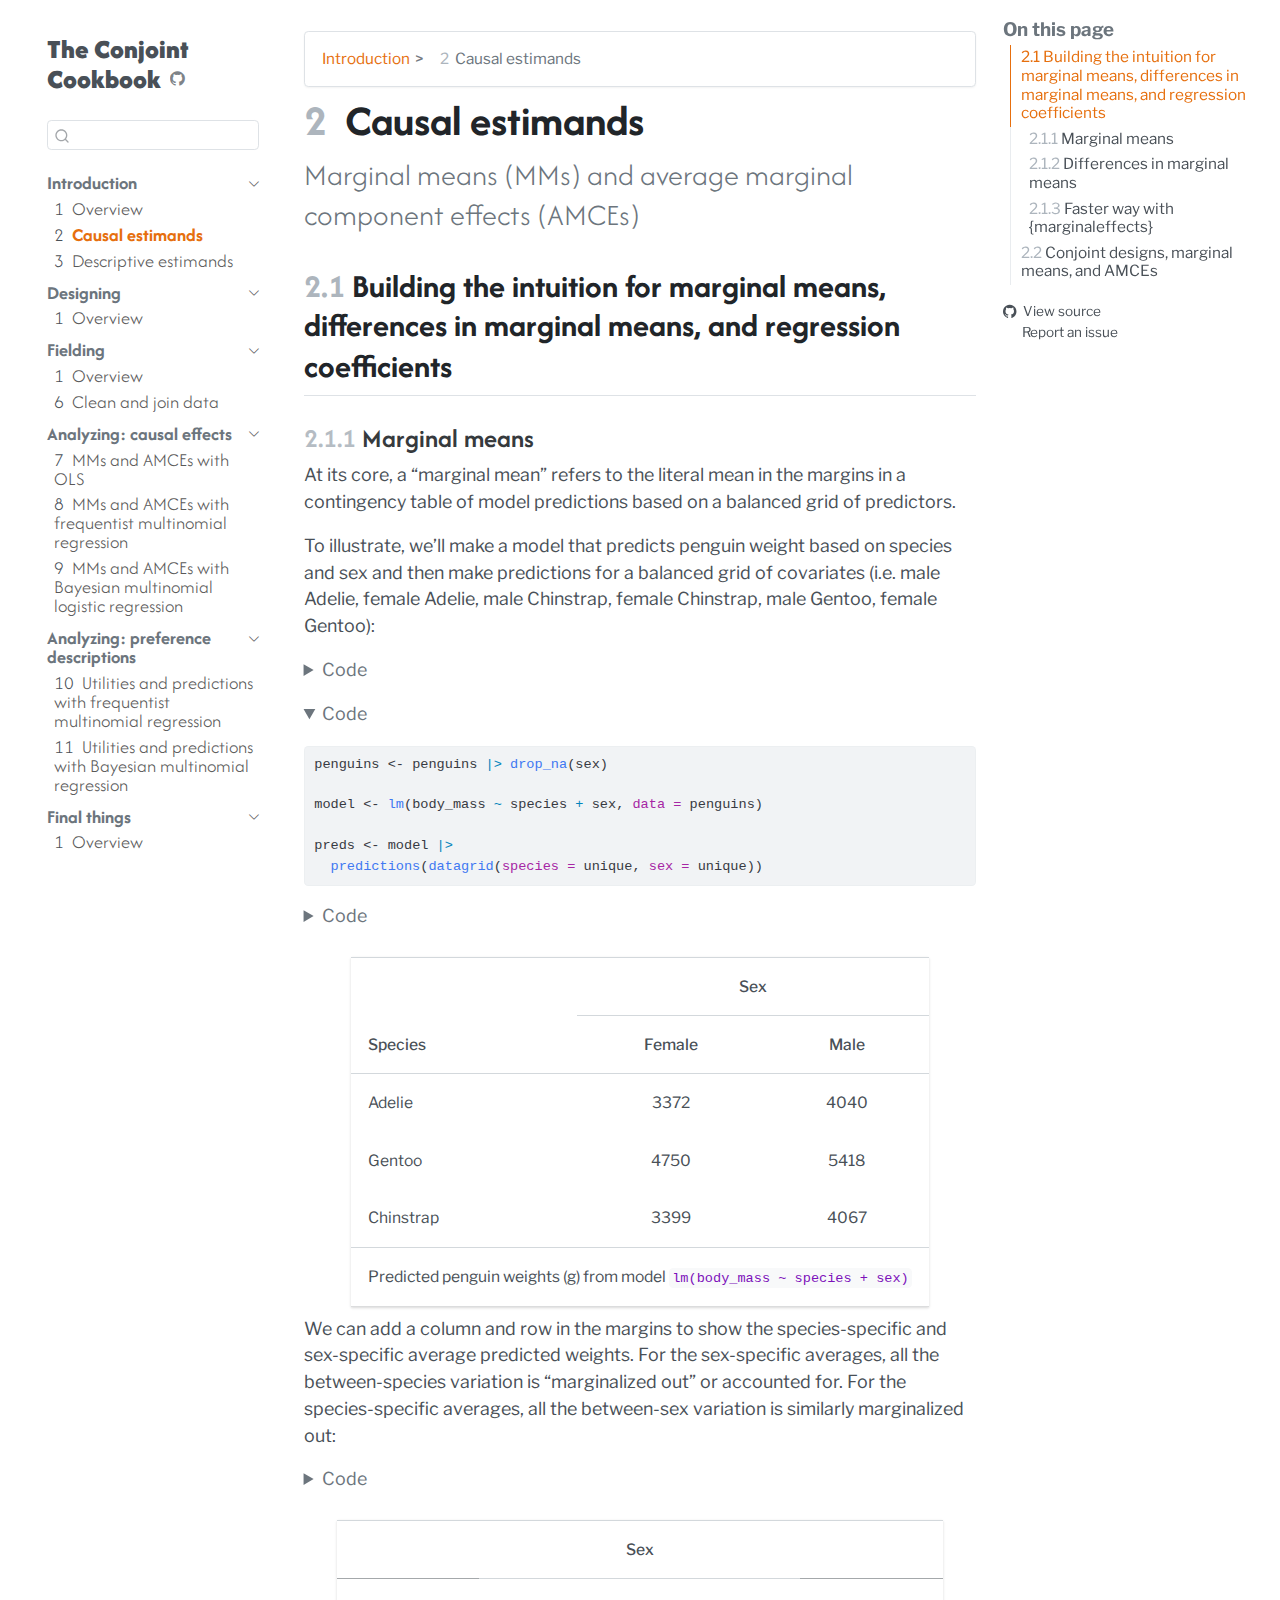
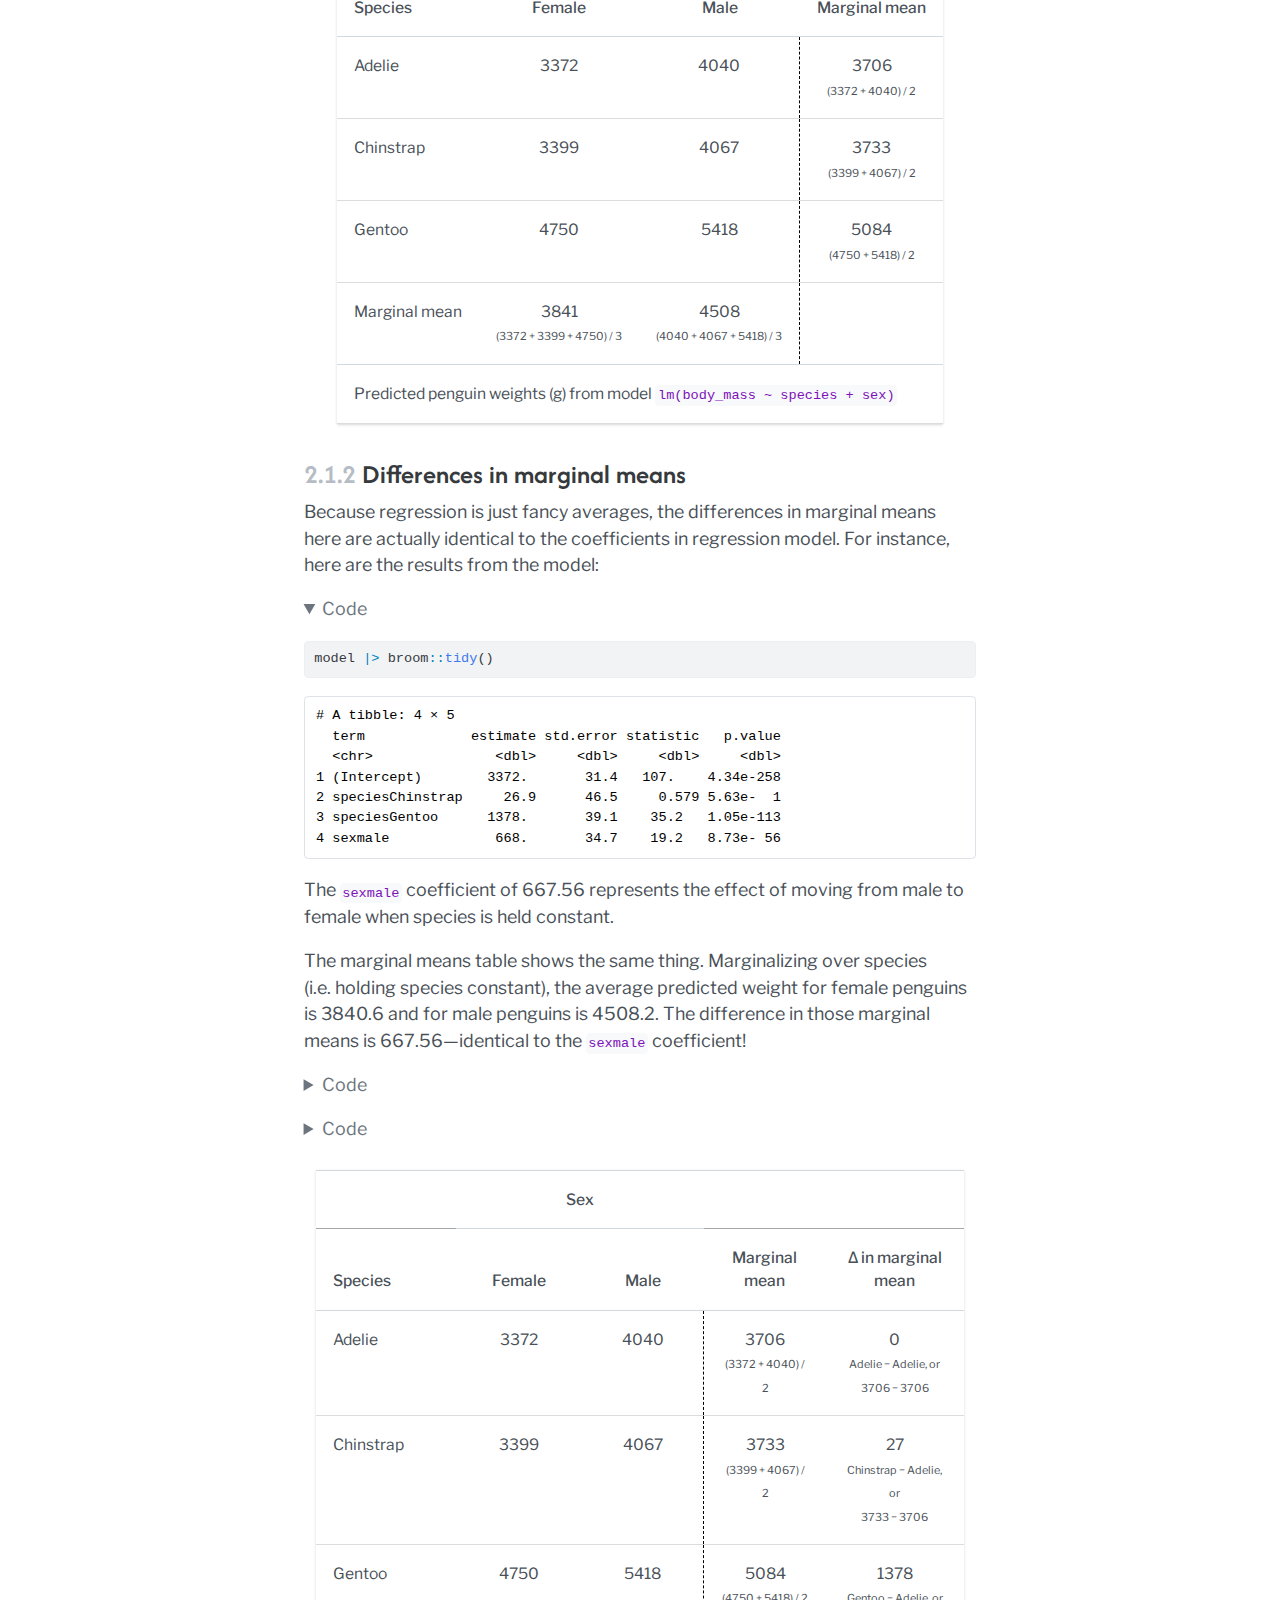
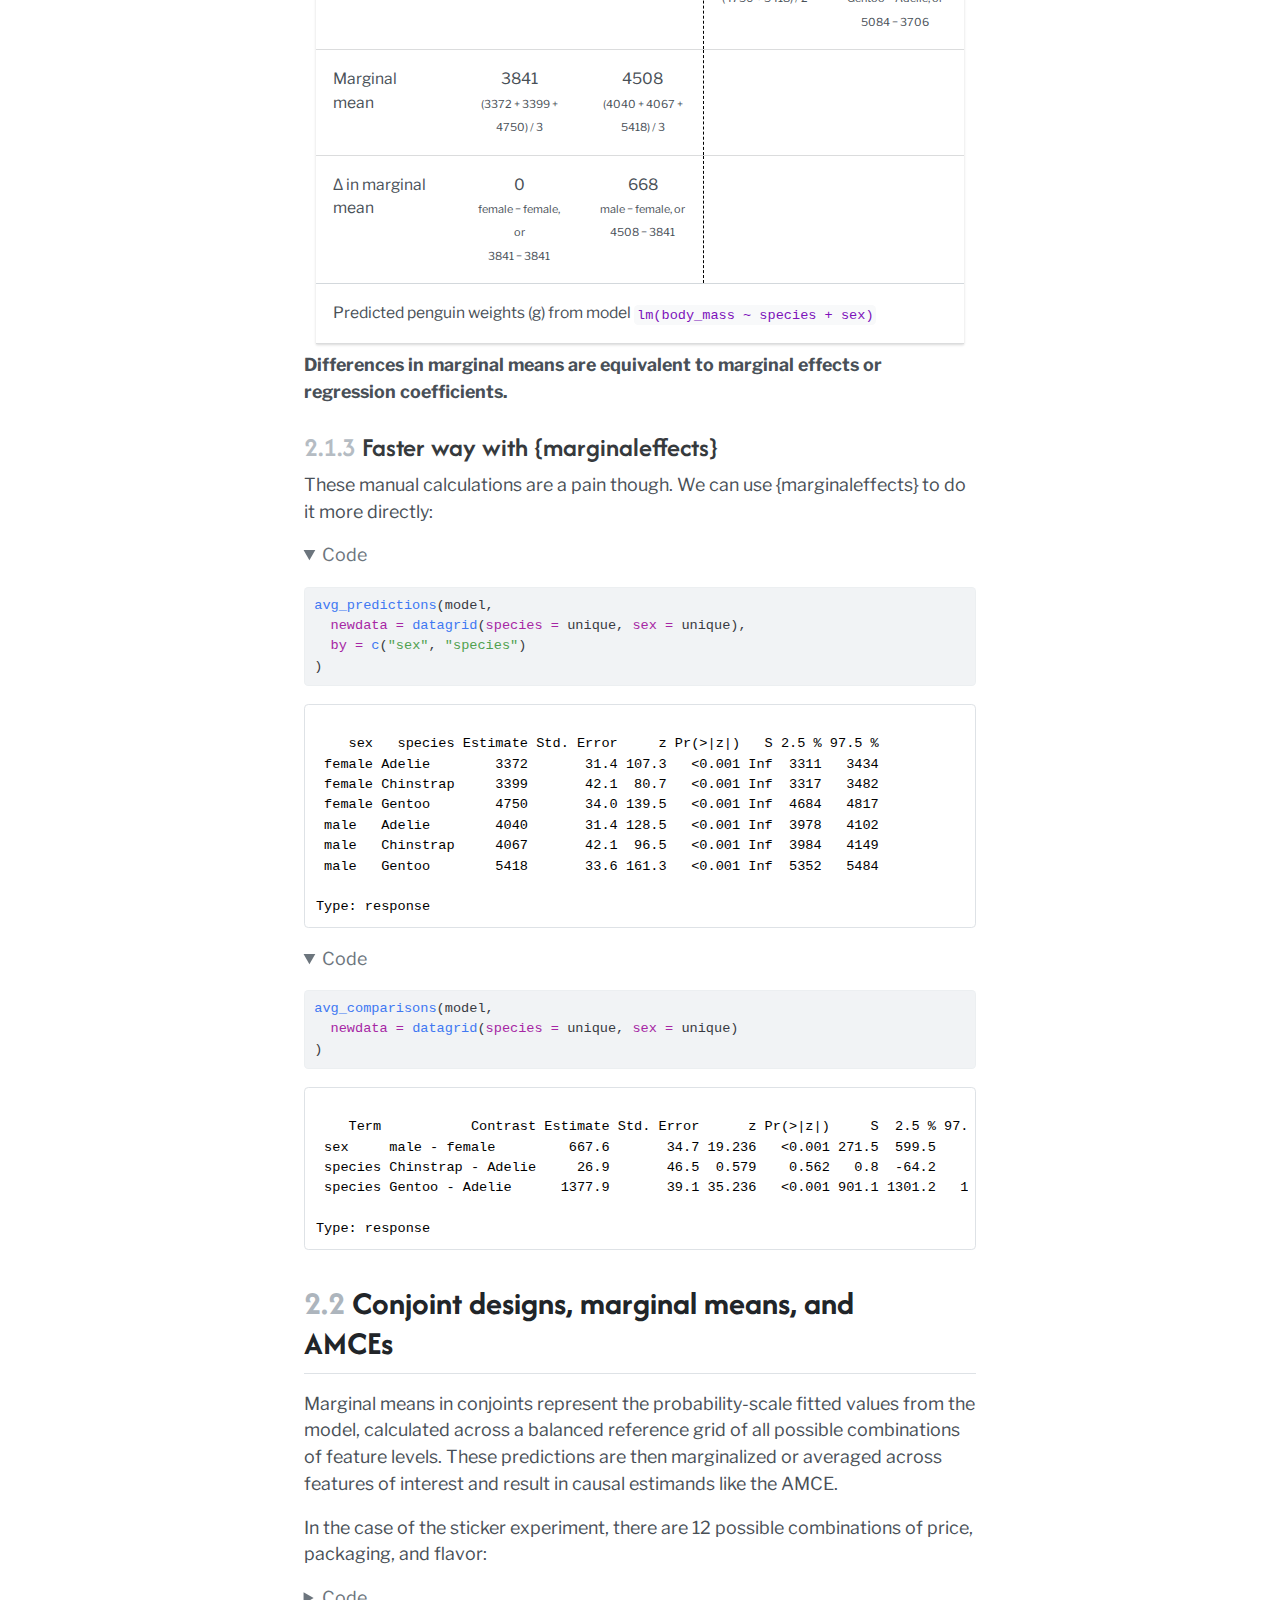
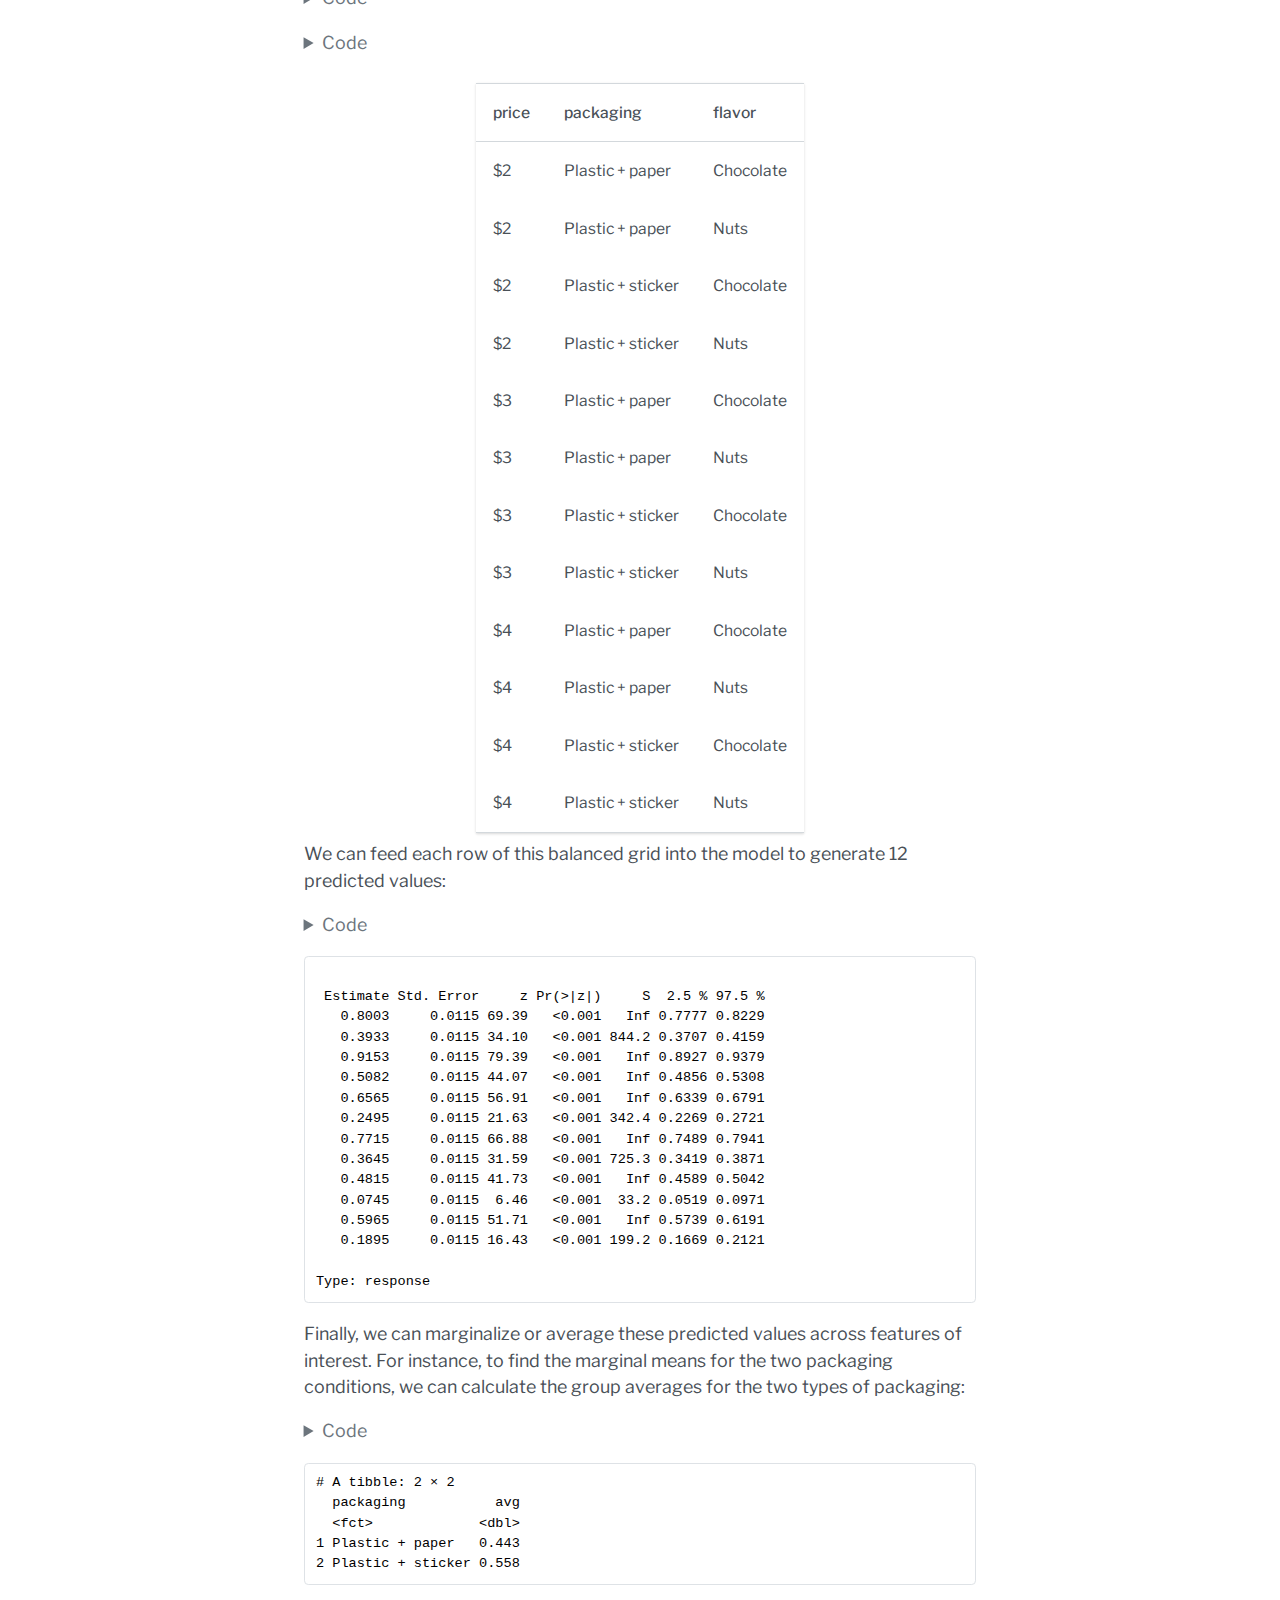
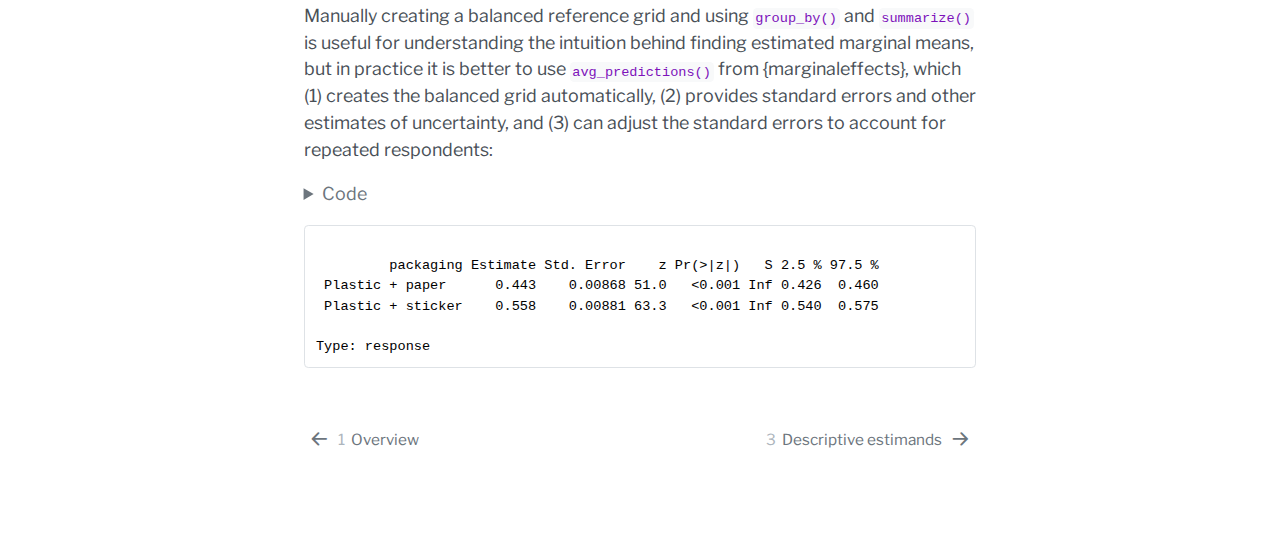
<file: mms-amces.html>
<!DOCTYPE html>
<html xmlns="http://www.w3.org/1999/xhtml" lang="en" xml:lang="en"><head>

<meta charset="utf-8">
<meta name="generator" content="quarto-1.7.34">

<meta name="viewport" content="width=device-width, initial-scale=1.0, user-scalable=yes">


<title>2&nbsp; Causal estimands – The Conjoint Cookbook</title>
<style>
code{white-space: pre-wrap;}
span.smallcaps{font-variant: small-caps;}
div.columns{display: flex; gap: min(4vw, 1.5em);}
div.column{flex: auto; overflow-x: auto;}
div.hanging-indent{margin-left: 1.5em; text-indent: -1.5em;}
ul.task-list{list-style: none;}
ul.task-list li input[type="checkbox"] {
  width: 0.8em;
  margin: 0 0.8em 0.2em -1em; /* quarto-specific, see https://github.com/quarto-dev/quarto-cli/issues/4556 */ 
  vertical-align: middle;
}
/* CSS for syntax highlighting */
html { -webkit-text-size-adjust: 100%; }
pre > code.sourceCode { white-space: pre; position: relative; }
pre > code.sourceCode > span { display: inline-block; line-height: 1.25; }
pre > code.sourceCode > span:empty { height: 1.2em; }
.sourceCode { overflow: visible; }
code.sourceCode > span { color: inherit; text-decoration: inherit; }
div.sourceCode { margin: 1em 0; }
pre.sourceCode { margin: 0; }
@media screen {
div.sourceCode { overflow: auto; }
}
@media print {
pre > code.sourceCode { white-space: pre-wrap; }
pre > code.sourceCode > span { text-indent: -5em; padding-left: 5em; }
}
pre.numberSource code
  { counter-reset: source-line 0; }
pre.numberSource code > span
  { position: relative; left: -4em; counter-increment: source-line; }
pre.numberSource code > span > a:first-child::before
  { content: counter(source-line);
    position: relative; left: -1em; text-align: right; vertical-align: baseline;
    border: none; display: inline-block;
    -webkit-touch-callout: none; -webkit-user-select: none;
    -khtml-user-select: none; -moz-user-select: none;
    -ms-user-select: none; user-select: none;
    padding: 0 4px; width: 4em;
  }
pre.numberSource { margin-left: 3em;  padding-left: 4px; }
div.sourceCode
  {   }
@media screen {
pre > code.sourceCode > span > a:first-child::before { text-decoration: underline; }
}
</style>


<script src="site_libs/quarto-nav/quarto-nav.js"></script>
<script src="site_libs/quarto-nav/headroom.min.js"></script>
<script src="site_libs/clipboard/clipboard.min.js"></script>
<script src="site_libs/quarto-search/autocomplete.umd.js"></script>
<script src="site_libs/quarto-search/fuse.min.js"></script>
<script src="site_libs/quarto-search/quarto-search.js"></script>
<meta name="quarto:offset" content="./">
<link href="./utils-preds.html" rel="next">
<link href="./index.html" rel="prev">
<script src="site_libs/quarto-html/quarto.js" type="module"></script>
<script src="site_libs/quarto-html/tabsets/tabsets.js" type="module"></script>
<script src="site_libs/quarto-html/popper.min.js"></script>
<script src="site_libs/quarto-html/tippy.umd.min.js"></script>
<script src="site_libs/quarto-html/anchor.min.js"></script>
<link href="site_libs/quarto-html/tippy.css" rel="stylesheet">
<link href="site_libs/quarto-html/quarto-syntax-highlighting-83aa21ed72f0068e2bb8f0090f02f802.css" rel="stylesheet" id="quarto-text-highlighting-styles">
<script src="site_libs/bootstrap/bootstrap.min.js"></script>
<link href="site_libs/bootstrap/bootstrap-icons.css" rel="stylesheet">
<link href="site_libs/bootstrap/bootstrap-cb1894ac4b656ad434064e2cf3fb4e0b.min.css" rel="stylesheet" append-hash="true" id="quarto-bootstrap" data-mode="light">
<link href="site_libs/quarto-contrib/output-styling/output-styling-default.css" rel="stylesheet">
<script id="quarto-search-options" type="application/json">{
  "location": "sidebar",
  "copy-button": false,
  "collapse-after": 3,
  "panel-placement": "start",
  "type": "textbox",
  "limit": 50,
  "keyboard-shortcut": [
    "f",
    "/",
    "s"
  ],
  "show-item-context": false,
  "language": {
    "search-no-results-text": "No results",
    "search-matching-documents-text": "matching documents",
    "search-copy-link-title": "Copy link to search",
    "search-hide-matches-text": "Hide additional matches",
    "search-more-match-text": "more match in this document",
    "search-more-matches-text": "more matches in this document",
    "search-clear-button-title": "Clear",
    "search-text-placeholder": "",
    "search-detached-cancel-button-title": "Cancel",
    "search-submit-button-title": "Submit",
    "search-label": "Search"
  }
}</script>
<link rel="preload" href="assets/fonts/AfacadFlux-VariableFont_slnt,wght.ttf" as="font" type="font/ttf" crossorigin="">
<link rel="preload" href="assets/fonts/LibreFranklin-VariableFont_wght.ttf" as="font" type="font/ttf" crossorigin="">
<link rel="preload" href="assets/fonts/LibreFranklin-Italic-VariableFont_wght.ttf" as="font" type="font/ttf" crossorigin="">


</head>

<body class="nav-sidebar floating quarto-light">

<div id="quarto-search-results"></div>
  <header id="quarto-header" class="headroom fixed-top">
  <nav class="quarto-secondary-nav">
    <div class="container-fluid d-flex">
      <button type="button" class="quarto-btn-toggle btn" data-bs-toggle="collapse" role="button" data-bs-target=".quarto-sidebar-collapse-item" aria-controls="quarto-sidebar" aria-expanded="false" aria-label="Toggle sidebar navigation" onclick="if (window.quartoToggleHeadroom) { window.quartoToggleHeadroom(); }">
        <i class="bi bi-layout-text-sidebar-reverse"></i>
      </button>
        <nav class="quarto-page-breadcrumbs" aria-label="breadcrumb"><ol class="breadcrumb"><li class="breadcrumb-item"><a href="./index.html">Introduction</a></li><li class="breadcrumb-item"><a href="./mms-amces.html"><span class="chapter-number">2</span>&nbsp; <span class="chapter-title">Causal estimands</span></a></li></ol></nav>
        <a class="flex-grow-1" role="navigation" data-bs-toggle="collapse" data-bs-target=".quarto-sidebar-collapse-item" aria-controls="quarto-sidebar" aria-expanded="false" aria-label="Toggle sidebar navigation" onclick="if (window.quartoToggleHeadroom) { window.quartoToggleHeadroom(); }">      
        </a>
      <button type="button" class="btn quarto-search-button" aria-label="Search" onclick="window.quartoOpenSearch();">
        <i class="bi bi-search"></i>
      </button>
    </div>
  </nav>
</header>
<!-- content -->
<div id="quarto-content" class="quarto-container page-columns page-rows-contents page-layout-article">
<!-- sidebar -->
  <nav id="quarto-sidebar" class="sidebar collapse collapse-horizontal quarto-sidebar-collapse-item sidebar-navigation floating overflow-auto">
    <div class="pt-lg-2 mt-2 text-left sidebar-header">
    <div class="sidebar-title mb-0 py-0">
      <a href="./">The Conjoint Cookbook</a> 
        <div class="sidebar-tools-main">
    <a href="https://github.com/andrewheiss/golden-gorilla" title="Source Code" class="quarto-navigation-tool px-1" aria-label="Source Code"><i class="bi bi-github"></i></a>
</div>
    </div>
      </div>
        <div class="mt-2 flex-shrink-0 align-items-center">
        <div class="sidebar-search">
        <div id="quarto-search" class="" title="Search"></div>
        </div>
        </div>
    <div class="sidebar-menu-container"> 
    <ul class="list-unstyled mt-1">
        <li class="sidebar-item sidebar-item-section">
      <div class="sidebar-item-container"> 
            <a class="sidebar-item-text sidebar-link text-start" data-bs-toggle="collapse" data-bs-target="#quarto-sidebar-section-1" role="navigation" aria-expanded="true">
 <span class="menu-text">Introduction</span></a>
          <a class="sidebar-item-toggle text-start" data-bs-toggle="collapse" data-bs-target="#quarto-sidebar-section-1" role="navigation" aria-expanded="true" aria-label="Toggle section">
            <i class="bi bi-chevron-right ms-2"></i>
          </a> 
      </div>
      <ul id="quarto-sidebar-section-1" class="collapse list-unstyled sidebar-section depth1 show">  
          <li class="sidebar-item">
  <div class="sidebar-item-container"> 
  <a href="./index.html" class="sidebar-item-text sidebar-link">
 <span class="menu-text"><span class="chapter-number">1</span>&nbsp; <span class="chapter-title">Overview</span></span></a>
  </div>
</li>
          <li class="sidebar-item">
  <div class="sidebar-item-container"> 
  <a href="./mms-amces.html" class="sidebar-item-text sidebar-link active">
 <span class="menu-text"><span class="chapter-number">2</span>&nbsp; <span class="chapter-title">Causal estimands</span></span></a>
  </div>
</li>
          <li class="sidebar-item">
  <div class="sidebar-item-container"> 
  <a href="./utils-preds.html" class="sidebar-item-text sidebar-link">
 <span class="menu-text"><span class="chapter-number">3</span>&nbsp; <span class="chapter-title">Descriptive estimands</span></span></a>
  </div>
</li>
      </ul>
  </li>
        <li class="sidebar-item sidebar-item-section">
      <div class="sidebar-item-container"> 
            <a class="sidebar-item-text sidebar-link text-start" data-bs-toggle="collapse" data-bs-target="#quarto-sidebar-section-2" role="navigation" aria-expanded="true">
 <span class="menu-text">Designing</span></a>
          <a class="sidebar-item-toggle text-start" data-bs-toggle="collapse" data-bs-target="#quarto-sidebar-section-2" role="navigation" aria-expanded="true" aria-label="Toggle section">
            <i class="bi bi-chevron-right ms-2"></i>
          </a> 
      </div>
      <ul id="quarto-sidebar-section-2" class="collapse list-unstyled sidebar-section depth1 show">  
          <li class="sidebar-item">
  <div class="sidebar-item-container"> 
  <a href="./index.html" class="sidebar-item-text sidebar-link">
 <span class="menu-text"><span class="chapter-number">1</span>&nbsp; <span class="chapter-title">Overview</span></span></a>
  </div>
</li>
      </ul>
  </li>
        <li class="sidebar-item sidebar-item-section">
      <div class="sidebar-item-container"> 
            <a class="sidebar-item-text sidebar-link text-start" data-bs-toggle="collapse" data-bs-target="#quarto-sidebar-section-3" role="navigation" aria-expanded="true">
 <span class="menu-text">Fielding</span></a>
          <a class="sidebar-item-toggle text-start" data-bs-toggle="collapse" data-bs-target="#quarto-sidebar-section-3" role="navigation" aria-expanded="true" aria-label="Toggle section">
            <i class="bi bi-chevron-right ms-2"></i>
          </a> 
      </div>
      <ul id="quarto-sidebar-section-3" class="collapse list-unstyled sidebar-section depth1 show">  
          <li class="sidebar-item">
  <div class="sidebar-item-container"> 
  <a href="./index.html" class="sidebar-item-text sidebar-link">
 <span class="menu-text"><span class="chapter-number">1</span>&nbsp; <span class="chapter-title">Overview</span></span></a>
  </div>
</li>
          <li class="sidebar-item">
  <div class="sidebar-item-container"> 
  <a href="./process-reshape-data.html" class="sidebar-item-text sidebar-link">
 <span class="menu-text"><span class="chapter-number">6</span>&nbsp; <span class="chapter-title">Clean and join data</span></span></a>
  </div>
</li>
      </ul>
  </li>
        <li class="sidebar-item sidebar-item-section">
      <div class="sidebar-item-container"> 
            <a class="sidebar-item-text sidebar-link text-start" data-bs-toggle="collapse" data-bs-target="#quarto-sidebar-section-4" role="navigation" aria-expanded="true">
 <span class="menu-text">Analyzing: causal effects</span></a>
          <a class="sidebar-item-toggle text-start" data-bs-toggle="collapse" data-bs-target="#quarto-sidebar-section-4" role="navigation" aria-expanded="true" aria-label="Toggle section">
            <i class="bi bi-chevron-right ms-2"></i>
          </a> 
      </div>
      <ul id="quarto-sidebar-section-4" class="collapse list-unstyled sidebar-section depth1 show">  
          <li class="sidebar-item">
  <div class="sidebar-item-container"> 
  <a href="./mms-amces-ols.html" class="sidebar-item-text sidebar-link">
 <span class="menu-text"><span class="chapter-number">7</span>&nbsp; <span class="chapter-title">MMs and AMCEs with OLS</span></span></a>
  </div>
</li>
          <li class="sidebar-item">
  <div class="sidebar-item-container"> 
  <a href="./mms-amces-multinomial.html" class="sidebar-item-text sidebar-link">
 <span class="menu-text"><span class="chapter-number">8</span>&nbsp; <span class="chapter-title">MMs and AMCEs with frequentist multinomial regression</span></span></a>
  </div>
</li>
          <li class="sidebar-item">
  <div class="sidebar-item-container"> 
  <a href="./mms-amces-bayes.html" class="sidebar-item-text sidebar-link">
 <span class="menu-text"><span class="chapter-number">9</span>&nbsp; <span class="chapter-title">MMs and AMCEs with Bayesian multinomial logistic regression</span></span></a>
  </div>
</li>
      </ul>
  </li>
        <li class="sidebar-item sidebar-item-section">
      <div class="sidebar-item-container"> 
            <a class="sidebar-item-text sidebar-link text-start" data-bs-toggle="collapse" data-bs-target="#quarto-sidebar-section-5" role="navigation" aria-expanded="true">
 <span class="menu-text">Analyzing: preference descriptions</span></a>
          <a class="sidebar-item-toggle text-start" data-bs-toggle="collapse" data-bs-target="#quarto-sidebar-section-5" role="navigation" aria-expanded="true" aria-label="Toggle section">
            <i class="bi bi-chevron-right ms-2"></i>
          </a> 
      </div>
      <ul id="quarto-sidebar-section-5" class="collapse list-unstyled sidebar-section depth1 show">  
          <li class="sidebar-item">
  <div class="sidebar-item-container"> 
  <a href="./utils-preds-freq.html" class="sidebar-item-text sidebar-link">
 <span class="menu-text"><span class="chapter-number">10</span>&nbsp; <span class="chapter-title">Utilities and predictions with frequentist multinomial regression</span></span></a>
  </div>
</li>
          <li class="sidebar-item">
  <div class="sidebar-item-container"> 
  <a href="./utils-preds-bayes.html" class="sidebar-item-text sidebar-link">
 <span class="menu-text"><span class="chapter-number">11</span>&nbsp; <span class="chapter-title">Utilities and predictions with Bayesian multinomial regression</span></span></a>
  </div>
</li>
      </ul>
  </li>
        <li class="sidebar-item sidebar-item-section">
      <div class="sidebar-item-container"> 
            <a class="sidebar-item-text sidebar-link text-start" data-bs-toggle="collapse" data-bs-target="#quarto-sidebar-section-6" role="navigation" aria-expanded="true">
 <span class="menu-text">Final things</span></a>
          <a class="sidebar-item-toggle text-start" data-bs-toggle="collapse" data-bs-target="#quarto-sidebar-section-6" role="navigation" aria-expanded="true" aria-label="Toggle section">
            <i class="bi bi-chevron-right ms-2"></i>
          </a> 
      </div>
      <ul id="quarto-sidebar-section-6" class="collapse list-unstyled sidebar-section depth1 show">  
          <li class="sidebar-item">
  <div class="sidebar-item-container"> 
  <a href="./index.html" class="sidebar-item-text sidebar-link">
 <span class="menu-text"><span class="chapter-number">1</span>&nbsp; <span class="chapter-title">Overview</span></span></a>
  </div>
</li>
      </ul>
  </li>
    </ul>
    </div>
</nav>
<div id="quarto-sidebar-glass" class="quarto-sidebar-collapse-item" data-bs-toggle="collapse" data-bs-target=".quarto-sidebar-collapse-item"></div>
<!-- margin-sidebar -->
    <div id="quarto-margin-sidebar" class="sidebar margin-sidebar">
        <nav id="TOC" role="doc-toc" class="toc-active">
    <h2 id="toc-title">On this page</h2>
   
  <ul>
  <li><a href="#building-the-intuition-for-marginal-means-differences-in-marginal-means-and-regression-coefficients" id="toc-building-the-intuition-for-marginal-means-differences-in-marginal-means-and-regression-coefficients" class="nav-link active" data-scroll-target="#building-the-intuition-for-marginal-means-differences-in-marginal-means-and-regression-coefficients"><span class="header-section-number">2.1</span> Building the intuition for marginal means, differences in marginal means, and regression coefficients</a>
  <ul class="collapse">
  <li><a href="#marginal-means" id="toc-marginal-means" class="nav-link" data-scroll-target="#marginal-means"><span class="header-section-number">2.1.1</span> Marginal means</a></li>
  <li><a href="#differences-in-marginal-means" id="toc-differences-in-marginal-means" class="nav-link" data-scroll-target="#differences-in-marginal-means"><span class="header-section-number">2.1.2</span> Differences in marginal means</a></li>
  <li><a href="#faster-way-with-marginaleffects" id="toc-faster-way-with-marginaleffects" class="nav-link" data-scroll-target="#faster-way-with-marginaleffects"><span class="header-section-number">2.1.3</span> Faster way with {marginaleffects}</a></li>
  </ul></li>
  <li><a href="#conjoint-designs-marginal-means-and-amces" id="toc-conjoint-designs-marginal-means-and-amces" class="nav-link" data-scroll-target="#conjoint-designs-marginal-means-and-amces"><span class="header-section-number">2.2</span> Conjoint designs, marginal means, and AMCEs</a></li>
  </ul>
<div class="toc-actions"><ul><li><a href="https://github.com/andrewheiss/golden-gorilla/blob/main/mms-amces.qmd" class="toc-action"><i class="bi bi-github"></i>View source</a></li><li><a href="https://github.com/andrewheiss/golden-gorilla/issues/new" class="toc-action"><i class="bi empty"></i>Report an issue</a></li></ul></div></nav>
    </div>
<!-- main -->
<main class="content" id="quarto-document-content">

<header id="title-block-header" class="quarto-title-block default"><nav class="quarto-page-breadcrumbs quarto-title-breadcrumbs d-none d-lg-block" aria-label="breadcrumb"><ol class="breadcrumb"><li class="breadcrumb-item"><a href="./index.html">Introduction</a></li><li class="breadcrumb-item"><a href="./mms-amces.html"><span class="chapter-number">2</span>&nbsp; <span class="chapter-title">Causal estimands</span></a></li></ol></nav>
<div class="quarto-title">
<h1 class="title"><span class="chapter-number">2</span>&nbsp; <span class="chapter-title">Causal estimands</span></h1>
<p class="subtitle lead">Marginal means (MMs) and average marginal component effects (AMCEs)</p>
</div>



<div class="quarto-title-meta">

    
  
    
  </div>
  


</header>


<section id="building-the-intuition-for-marginal-means-differences-in-marginal-means-and-regression-coefficients" class="level2" data-number="2.1">
<h2 data-number="2.1" class="anchored" data-anchor-id="building-the-intuition-for-marginal-means-differences-in-marginal-means-and-regression-coefficients"><span class="header-section-number">2.1</span> Building the intuition for marginal means, differences in marginal means, and regression coefficients</h2>
<section id="marginal-means" class="level3" data-number="2.1.1">
<h3 data-number="2.1.1" class="anchored" data-anchor-id="marginal-means"><span class="header-section-number">2.1.1</span> Marginal means</h3>
<p>At its core, a “marginal mean” refers to the literal mean in the margins in a contingency table of model predictions based on a balanced grid of predictors.</p>
<p>To illustrate, we’ll make a model that predicts penguin weight based on species and sex and then make predictions for a balanced grid of covariates (i.e.&nbsp;male Adelie, female Adelie, male Chinstrap, female Chinstrap, male Gentoo, female Gentoo):</p>
<div class="cell">
<details class="code-fold">
<summary>Code</summary>
<div class="sourceCode cell-code" id="cb1"><pre class="sourceCode r code-with-copy"><code class="sourceCode r"><span id="cb1-1"><a href="#cb1-1" aria-hidden="true" tabindex="-1"></a><span class="fu">library</span>(tidyverse)</span>
<span id="cb1-2"><a href="#cb1-2" aria-hidden="true" tabindex="-1"></a><span class="fu">library</span>(marginaleffects)</span></code><button title="Copy to Clipboard" class="code-copy-button"><i class="bi"></i></button></pre></div>
</details>
</div>
<div class="cell">
<details open="" class="code-fold">
<summary>Code</summary>
<div class="sourceCode cell-code" id="cb2"><pre class="sourceCode r code-with-copy"><code class="sourceCode r"><span id="cb2-1"><a href="#cb2-1" aria-hidden="true" tabindex="-1"></a>penguins <span class="ot">&lt;-</span> penguins <span class="sc">|&gt;</span> <span class="fu">drop_na</span>(sex)</span>
<span id="cb2-2"><a href="#cb2-2" aria-hidden="true" tabindex="-1"></a></span>
<span id="cb2-3"><a href="#cb2-3" aria-hidden="true" tabindex="-1"></a>model <span class="ot">&lt;-</span> <span class="fu">lm</span>(body_mass <span class="sc">~</span> species <span class="sc">+</span> sex, <span class="at">data =</span> penguins)</span>
<span id="cb2-4"><a href="#cb2-4" aria-hidden="true" tabindex="-1"></a></span>
<span id="cb2-5"><a href="#cb2-5" aria-hidden="true" tabindex="-1"></a>preds <span class="ot">&lt;-</span> model <span class="sc">|&gt;</span> </span>
<span id="cb2-6"><a href="#cb2-6" aria-hidden="true" tabindex="-1"></a>  <span class="fu">predictions</span>(<span class="fu">datagrid</span>(<span class="at">species =</span> unique, <span class="at">sex =</span> unique))</span></code><button title="Copy to Clipboard" class="code-copy-button"><i class="bi"></i></button></pre></div>
</details>
</div>
<div class="cell">
<details class="code-fold">
<summary>Code</summary>
<div class="sourceCode cell-code" id="cb3"><pre class="sourceCode r code-with-copy"><code class="sourceCode r"><span id="cb3-1"><a href="#cb3-1" aria-hidden="true" tabindex="-1"></a>preds <span class="sc">|&gt;</span></span>
<span id="cb3-2"><a href="#cb3-2" aria-hidden="true" tabindex="-1"></a>  <span class="fu">select</span>(estimate, species, sex) <span class="sc">|&gt;</span></span>
<span id="cb3-3"><a href="#cb3-3" aria-hidden="true" tabindex="-1"></a>  <span class="fu">pivot_wider</span>(<span class="at">names_from =</span> sex, <span class="at">values_from =</span> estimate) <span class="sc">|&gt;</span></span>
<span id="cb3-4"><a href="#cb3-4" aria-hidden="true" tabindex="-1"></a>  <span class="fu">select</span>(<span class="at">Species =</span> species, <span class="at">Female =</span> female, <span class="at">Male =</span> male) <span class="sc">|&gt;</span></span>
<span id="cb3-5"><a href="#cb3-5" aria-hidden="true" tabindex="-1"></a>  <span class="fu">tt</span>(</span>
<span id="cb3-6"><a href="#cb3-6" aria-hidden="true" tabindex="-1"></a>    <span class="at">notes =</span> <span class="st">"Predicted penguin weights (g) from model `lm(body_mass ~ species + sex)`"</span></span>
<span id="cb3-7"><a href="#cb3-7" aria-hidden="true" tabindex="-1"></a>  ) <span class="sc">|&gt;</span></span>
<span id="cb3-8"><a href="#cb3-8" aria-hidden="true" tabindex="-1"></a>  <span class="fu">group_tt</span>(</span>
<span id="cb3-9"><a href="#cb3-9" aria-hidden="true" tabindex="-1"></a>    <span class="at">j =</span> <span class="fu">list</span>(<span class="st">"Sex"</span> <span class="ot">=</span> <span class="dv">2</span><span class="sc">:</span><span class="dv">3</span>)</span>
<span id="cb3-10"><a href="#cb3-10" aria-hidden="true" tabindex="-1"></a>  ) <span class="sc">|&gt;</span></span>
<span id="cb3-11"><a href="#cb3-11" aria-hidden="true" tabindex="-1"></a>  <span class="fu">format_tt</span>(<span class="st">"notes"</span>, <span class="at">markdown =</span> <span class="cn">TRUE</span>) <span class="sc">|&gt;</span></span>
<span id="cb3-12"><a href="#cb3-12" aria-hidden="true" tabindex="-1"></a>  <span class="fu">style_tt</span>(<span class="at">j =</span> <span class="dv">2</span><span class="sc">:</span><span class="dv">3</span>, <span class="at">align =</span> <span class="st">"c"</span>)</span></code><button title="Copy to Clipboard" class="code-copy-button"><i class="bi"></i></button></pre></div>
</details>
<div class="cell-output-display">
<!-- preamble start -->

    <script>

      function styleCell_7kacofeangvz1td5cb2t(i, j, css_id) {
          var table = document.getElementById("tinytable_7kacofeangvz1td5cb2t");
          var cell = table.querySelector(`[data-row="${i}"][data-col="${j}"]`);
          if (cell) {
              console.log(`Styling cell at (${i}, ${j}) with class ${css_id}`);
              cell.classList.add(css_id);
          } else {
              console.warn(`Cell at (${i}, ${j}) not found.`);
          }
      }
      function spanCell_7kacofeangvz1td5cb2t(i, j, rowspan, colspan) {
        var table = document.getElementById("tinytable_7kacofeangvz1td5cb2t");
        const targetCell = table.querySelector(`[data-row="${i}"][data-col="${j}"]`);
        if (!targetCell) {
          console.warn(`Cell at (${i}, ${j}) not found.`);
        }

        // Get all cells that need to be removed
        const cellsToRemove = [];
        for (let r = 0; r < rowspan; r++) {
          for (let c = 0; c < colspan; c++) {
            if (r === 0 && c === 0) continue; // Skip the target cell
            const cell = table.querySelector(`[data-row="${i + r}"][data-col="${j + c}"]`);
            if (cell) {
              cellsToRemove.push(cell);
            }
          }
        }

        // Remove all cells
        cellsToRemove.forEach(cell => cell.remove());

        // Set rowspan and colspan of the target cell if it exists
        if (targetCell) {
          targetCell.rowSpan = rowspan;
          targetCell.colSpan = colspan;
        }
      }
      // tinytable span after
      window.addEventListener('load', function () {
          var cellsToStyle = [
            // tinytable style arrays after
          { positions: [ { i: '-1', j: 2 },  ], css_id: 'tinytable_css_2tdrxxhvvbpqsuht4771',}, 
          { positions: [ { i: '3', j: 1 }, { i: '3', j: 2 },  ], css_id: 'tinytable_css_j4semgps8o8l2jgq1g65',}, 
          { positions: [ { i: '1', j: 1 }, { i: '2', j: 1 }, { i: '2', j: 2 }, { i: '1', j: 2 },  ], css_id: 'tinytable_css_cq9ocddpebpaukmq1kx5',}, 
          { positions: [ { i: '-1', j: 1 },  ], css_id: 'tinytable_css_e5lz7afbpvt4uszt6c4d',}, 
          { positions: [ { i: '0', j: 1 }, { i: '0', j: 2 },  ], css_id: 'tinytable_css_7iaqs7jjcteotqadwpnv',}, 
          { positions: [ { i: '3', j: 0 },  ], css_id: 'tinytable_css_cqz3ttprpr70mtoifrev',}, 
          { positions: [ { i: '-1', j: 0 },  ], css_id: 'tinytable_css_q3xwkput5q1kmgxv6s5v',}, 
          { positions: [ { i: '0', j: 0 },  ], css_id: 'tinytable_css_55mqrmdlmreiorxwhz87',}, 
          ];

          // Loop over the arrays to style the cells
          cellsToStyle.forEach(function (group) {
              group.positions.forEach(function (cell) {
                  styleCell_7kacofeangvz1td5cb2t(cell.i, cell.j, group.css_id);
              });
          });
      });
    </script>

    <style>
      /* tinytable css entries after */
      .table td.tinytable_css_2tdrxxhvvbpqsuht4771, .table th.tinytable_css_2tdrxxhvvbpqsuht4771 { text-align: center; border-top: solid #d3d8dc 0.1em; text-align: center; }
      .table td.tinytable_css_j4semgps8o8l2jgq1g65, .table th.tinytable_css_j4semgps8o8l2jgq1g65 { text-align: center; border-bottom: solid #d3d8dc 0.1em; }
      .table td.tinytable_css_cq9ocddpebpaukmq1kx5, .table th.tinytable_css_cq9ocddpebpaukmq1kx5 { text-align: center; }
      .table td.tinytable_css_e5lz7afbpvt4uszt6c4d, .table th.tinytable_css_e5lz7afbpvt4uszt6c4d { text-align: center; border-top: solid #d3d8dc 0.1em; text-align: center; border-bottom: solid #d3d8dc 0.05em; }
      .table td.tinytable_css_7iaqs7jjcteotqadwpnv, .table th.tinytable_css_7iaqs7jjcteotqadwpnv { text-align: center; border-bottom: solid #d3d8dc 0.05em; }
      .table td.tinytable_css_cqz3ttprpr70mtoifrev, .table th.tinytable_css_cqz3ttprpr70mtoifrev { border-bottom: solid #d3d8dc 0.1em; }
      .table td.tinytable_css_q3xwkput5q1kmgxv6s5v, .table th.tinytable_css_q3xwkput5q1kmgxv6s5v { border-top: solid #d3d8dc 0.1em; text-align: center; }
      .table td.tinytable_css_55mqrmdlmreiorxwhz87, .table th.tinytable_css_55mqrmdlmreiorxwhz87 { border-bottom: solid #d3d8dc 0.05em; }
    </style>
    <div class="container">
      <table class="table table-borderless" id="tinytable_7kacofeangvz1td5cb2t" style="width: auto; margin-left: auto; margin-right: auto;" data-quarto-disable-processing="true">
        <thead>
<tr>
<th scope="col" align="center" colspan="1" data-row="-1" data-col="0"> </th>
<th scope="col" align="center" colspan="2" data-row="-1" data-col="1">Sex</th>
</tr>
        
              <tr>
                <th scope="col" data-row="0" data-col="0">Species</th>
                <th scope="col" data-row="0" data-col="1">Female</th>
                <th scope="col" data-row="0" data-col="2">Male</th>
              </tr>
        </thead>
        <tfoot><tr><td colspan="3">Predicted penguin weights (g) from model <code>lm(body_mass ~ species + sex)</code></td></tr></tfoot>
        <tbody>
                <tr>
                  <td data-row="1" data-col="0">Adelie</td>
                  <td data-row="1" data-col="1">3372</td>
                  <td data-row="1" data-col="2">4040</td>
                </tr>
                <tr>
                  <td data-row="2" data-col="0">Gentoo</td>
                  <td data-row="2" data-col="1">4750</td>
                  <td data-row="2" data-col="2">5418</td>
                </tr>
                <tr>
                  <td data-row="3" data-col="0">Chinstrap</td>
                  <td data-row="3" data-col="1">3399</td>
                  <td data-row="3" data-col="2">4067</td>
                </tr>
        </tbody>
      </table>
    </div>
<!-- hack to avoid NA insertion in last line -->
</div>
</div>
<p>We can add a column and row in the margins to show the species-specific and sex-specific average predicted weights. For the sex-specific averages, all the between-species variation is “marginalized out” or accounted for. For the species-specific averages, all the between-sex variation is similarly marginalized out:</p>
<div class="cell">
<details class="code-fold">
<summary>Code</summary>
<div class="sourceCode cell-code" id="cb4"><pre class="sourceCode r code-with-copy"><code class="sourceCode r"><span id="cb4-1"><a href="#cb4-1" aria-hidden="true" tabindex="-1"></a>mean_sex <span class="ot">&lt;-</span> preds <span class="sc">|&gt;</span></span>
<span id="cb4-2"><a href="#cb4-2" aria-hidden="true" tabindex="-1"></a>  <span class="fu">group_by</span>(sex) <span class="sc">|&gt;</span></span>
<span id="cb4-3"><a href="#cb4-3" aria-hidden="true" tabindex="-1"></a>  <span class="fu">mutate</span>(<span class="at">avg_estimate =</span> <span class="fu">mean</span>(estimate)) <span class="sc">|&gt;</span></span>
<span id="cb4-4"><a href="#cb4-4" aria-hidden="true" tabindex="-1"></a>  <span class="fu">select</span>(species, sex, estimate, avg_estimate) <span class="sc">|&gt;</span></span>
<span id="cb4-5"><a href="#cb4-5" aria-hidden="true" tabindex="-1"></a>  <span class="fu">pivot_wider</span>(<span class="at">names_from =</span> species, <span class="at">values_from =</span> estimate) <span class="sc">|&gt;</span></span>
<span id="cb4-6"><a href="#cb4-6" aria-hidden="true" tabindex="-1"></a>  <span class="fu">mutate</span>(</span>
<span id="cb4-7"><a href="#cb4-7" aria-hidden="true" tabindex="-1"></a>    <span class="at">avg_explanation =</span> glue<span class="sc">::</span><span class="fu">glue</span>(</span>
<span id="cb4-8"><a href="#cb4-8" aria-hidden="true" tabindex="-1"></a>      <span class="st">"{round(avg_estimate, 0)}&lt;br&gt;"</span>,</span>
<span id="cb4-9"><a href="#cb4-9" aria-hidden="true" tabindex="-1"></a>      <span class="st">"&lt;span style='font-size:70%'&gt;"</span>,</span>
<span id="cb4-10"><a href="#cb4-10" aria-hidden="true" tabindex="-1"></a>      <span class="st">"({round(Adelie, 0)} + {round(Chinstrap, 0)} + {round(Gentoo, 0)}) / 3"</span>,</span>
<span id="cb4-11"><a href="#cb4-11" aria-hidden="true" tabindex="-1"></a>      <span class="st">"&lt;/span&gt;"</span></span>
<span id="cb4-12"><a href="#cb4-12" aria-hidden="true" tabindex="-1"></a>    )</span>
<span id="cb4-13"><a href="#cb4-13" aria-hidden="true" tabindex="-1"></a>  ) <span class="sc">|&gt;</span></span>
<span id="cb4-14"><a href="#cb4-14" aria-hidden="true" tabindex="-1"></a>  <span class="fu">select</span>(sex, avg_explanation) <span class="sc">|&gt;</span></span>
<span id="cb4-15"><a href="#cb4-15" aria-hidden="true" tabindex="-1"></a>  <span class="fu">mutate</span>(<span class="at">species =</span> <span class="st">"Marginal mean"</span>) <span class="sc">|&gt;</span></span>
<span id="cb4-16"><a href="#cb4-16" aria-hidden="true" tabindex="-1"></a>  <span class="fu">pivot_wider</span>(<span class="at">names_from =</span> sex, <span class="at">values_from =</span> avg_explanation)</span>
<span id="cb4-17"><a href="#cb4-17" aria-hidden="true" tabindex="-1"></a></span>
<span id="cb4-18"><a href="#cb4-18" aria-hidden="true" tabindex="-1"></a>mean_species <span class="ot">&lt;-</span> preds <span class="sc">|&gt;</span></span>
<span id="cb4-19"><a href="#cb4-19" aria-hidden="true" tabindex="-1"></a>  <span class="fu">group_by</span>(species) <span class="sc">|&gt;</span></span>
<span id="cb4-20"><a href="#cb4-20" aria-hidden="true" tabindex="-1"></a>  <span class="fu">summarize</span>(<span class="at">avg_estimate =</span> <span class="fu">mean</span>(estimate))</span>
<span id="cb4-21"><a href="#cb4-21" aria-hidden="true" tabindex="-1"></a></span>
<span id="cb4-22"><a href="#cb4-22" aria-hidden="true" tabindex="-1"></a>all_combined <span class="ot">&lt;-</span> preds <span class="sc">|&gt;</span></span>
<span id="cb4-23"><a href="#cb4-23" aria-hidden="true" tabindex="-1"></a>  <span class="fu">ungroup</span>() <span class="sc">|&gt;</span></span>
<span id="cb4-24"><a href="#cb4-24" aria-hidden="true" tabindex="-1"></a>  <span class="fu">select</span>(estimate, species, sex) <span class="sc">|&gt;</span></span>
<span id="cb4-25"><a href="#cb4-25" aria-hidden="true" tabindex="-1"></a>  <span class="fu">pivot_wider</span>(<span class="at">names_from =</span> sex, <span class="at">values_from =</span> estimate) <span class="sc">|&gt;</span></span>
<span id="cb4-26"><a href="#cb4-26" aria-hidden="true" tabindex="-1"></a>  <span class="fu">left_join</span>(mean_species, <span class="at">by =</span> <span class="fu">join_by</span>(species)) <span class="sc">|&gt;</span></span>
<span id="cb4-27"><a href="#cb4-27" aria-hidden="true" tabindex="-1"></a>  <span class="fu">arrange</span>(species) <span class="sc">|&gt;</span></span>
<span id="cb4-28"><a href="#cb4-28" aria-hidden="true" tabindex="-1"></a>  <span class="fu">mutate</span>(</span>
<span id="cb4-29"><a href="#cb4-29" aria-hidden="true" tabindex="-1"></a>    <span class="at">avg_explanation =</span> glue<span class="sc">::</span><span class="fu">glue</span>(</span>
<span id="cb4-30"><a href="#cb4-30" aria-hidden="true" tabindex="-1"></a>      <span class="st">"{round(avg_estimate, 0)}&lt;br&gt;"</span>,</span>
<span id="cb4-31"><a href="#cb4-31" aria-hidden="true" tabindex="-1"></a>      <span class="st">"&lt;span style='font-size:70%'&gt;"</span>,</span>
<span id="cb4-32"><a href="#cb4-32" aria-hidden="true" tabindex="-1"></a>      <span class="st">"({round(female, 0)} + {round(male, 0)}) / 2"</span>,</span>
<span id="cb4-33"><a href="#cb4-33" aria-hidden="true" tabindex="-1"></a>      <span class="st">"&lt;/span&gt;"</span></span>
<span id="cb4-34"><a href="#cb4-34" aria-hidden="true" tabindex="-1"></a>    )</span>
<span id="cb4-35"><a href="#cb4-35" aria-hidden="true" tabindex="-1"></a>  ) <span class="sc">|&gt;</span></span>
<span id="cb4-36"><a href="#cb4-36" aria-hidden="true" tabindex="-1"></a>  <span class="fu">mutate</span>(<span class="fu">across</span>(<span class="fu">c</span>(female, male), <span class="sc">~</span> <span class="fu">as.character</span>(<span class="fu">round</span>(., <span class="dv">0</span>)))) <span class="sc">|&gt;</span></span>
<span id="cb4-37"><a href="#cb4-37" aria-hidden="true" tabindex="-1"></a>  <span class="fu">select</span>(<span class="sc">-</span>avg_estimate) <span class="sc">|&gt;</span></span>
<span id="cb4-38"><a href="#cb4-38" aria-hidden="true" tabindex="-1"></a>  <span class="fu">bind_rows</span>(mean_sex)</span>
<span id="cb4-39"><a href="#cb4-39" aria-hidden="true" tabindex="-1"></a></span>
<span id="cb4-40"><a href="#cb4-40" aria-hidden="true" tabindex="-1"></a>all_combined <span class="sc">|&gt;</span></span>
<span id="cb4-41"><a href="#cb4-41" aria-hidden="true" tabindex="-1"></a>  <span class="fu">select</span>(</span>
<span id="cb4-42"><a href="#cb4-42" aria-hidden="true" tabindex="-1"></a>    <span class="at">Species =</span> species,</span>
<span id="cb4-43"><a href="#cb4-43" aria-hidden="true" tabindex="-1"></a>    <span class="at">Female =</span> female,</span>
<span id="cb4-44"><a href="#cb4-44" aria-hidden="true" tabindex="-1"></a>    <span class="at">Male =</span> male,</span>
<span id="cb4-45"><a href="#cb4-45" aria-hidden="true" tabindex="-1"></a>    <span class="st">`</span><span class="at">Marginal mean</span><span class="st">`</span> <span class="ot">=</span> avg_explanation</span>
<span id="cb4-46"><a href="#cb4-46" aria-hidden="true" tabindex="-1"></a>  ) <span class="sc">|&gt;</span></span>
<span id="cb4-47"><a href="#cb4-47" aria-hidden="true" tabindex="-1"></a>  <span class="fu">tt</span>(</span>
<span id="cb4-48"><a href="#cb4-48" aria-hidden="true" tabindex="-1"></a>    <span class="at">notes =</span> <span class="st">"Predicted penguin weights (g) from model `lm(body_mass ~ species + sex)`"</span></span>
<span id="cb4-49"><a href="#cb4-49" aria-hidden="true" tabindex="-1"></a>  ) <span class="sc">|&gt;</span></span>
<span id="cb4-50"><a href="#cb4-50" aria-hidden="true" tabindex="-1"></a>  <span class="fu">group_tt</span>(</span>
<span id="cb4-51"><a href="#cb4-51" aria-hidden="true" tabindex="-1"></a>    <span class="at">j =</span> <span class="fu">list</span>(<span class="st">"Sex"</span> <span class="ot">=</span> <span class="dv">2</span><span class="sc">:</span><span class="dv">3</span>)</span>
<span id="cb4-52"><a href="#cb4-52" aria-hidden="true" tabindex="-1"></a>  ) <span class="sc">|&gt;</span></span>
<span id="cb4-53"><a href="#cb4-53" aria-hidden="true" tabindex="-1"></a>  <span class="fu">format_tt</span>(<span class="at">replace =</span> <span class="st">""</span>) <span class="sc">|&gt;</span></span>
<span id="cb4-54"><a href="#cb4-54" aria-hidden="true" tabindex="-1"></a>  <span class="fu">format_tt</span>(<span class="st">"notes"</span>, <span class="at">markdown =</span> <span class="cn">TRUE</span>) <span class="sc">|&gt;</span></span>
<span id="cb4-55"><a href="#cb4-55" aria-hidden="true" tabindex="-1"></a>  <span class="fu">style_tt</span>(<span class="at">j =</span> <span class="dv">2</span><span class="sc">:</span><span class="dv">4</span>, <span class="at">align =</span> <span class="st">"c"</span>) <span class="sc">|&gt;</span></span>
<span id="cb4-56"><a href="#cb4-56" aria-hidden="true" tabindex="-1"></a>  <span class="fu">style_tt</span>(<span class="at">i =</span> <span class="dv">4</span>, <span class="at">line =</span> <span class="st">"t"</span>) <span class="sc">|&gt;</span></span>
<span id="cb4-57"><a href="#cb4-57" aria-hidden="true" tabindex="-1"></a>  <span class="fu">theme_html</span>(<span class="at">i =</span> <span class="dv">4</span>, <span class="at">css =</span> <span class="st">"border-top-style: dashed;"</span>) <span class="sc">|&gt;</span></span>
<span id="cb4-58"><a href="#cb4-58" aria-hidden="true" tabindex="-1"></a>  <span class="fu">style_tt</span>(<span class="at">i =</span> <span class="dv">1</span><span class="sc">:</span><span class="dv">4</span>, <span class="at">j =</span> <span class="dv">3</span>, <span class="at">line =</span> <span class="st">"r"</span>) <span class="sc">|&gt;</span></span>
<span id="cb4-59"><a href="#cb4-59" aria-hidden="true" tabindex="-1"></a>  <span class="fu">theme_html</span>(<span class="at">j =</span> <span class="dv">3</span>, <span class="at">css =</span> <span class="st">"border-right-style: dashed;"</span>)</span></code><button title="Copy to Clipboard" class="code-copy-button"><i class="bi"></i></button></pre></div>
</details>
<div class="cell-output-display">
<!-- preamble start -->

    <script>

      function styleCell_9rj9ahn5v57ei3qbb2ti(i, j, css_id) {
          var table = document.getElementById("tinytable_9rj9ahn5v57ei3qbb2ti");
          var cell = table.querySelector(`[data-row="${i}"][data-col="${j}"]`);
          if (cell) {
              console.log(`Styling cell at (${i}, ${j}) with class ${css_id}`);
              cell.classList.add(css_id);
          } else {
              console.warn(`Cell at (${i}, ${j}) not found.`);
          }
      }
      function spanCell_9rj9ahn5v57ei3qbb2ti(i, j, rowspan, colspan) {
        var table = document.getElementById("tinytable_9rj9ahn5v57ei3qbb2ti");
        const targetCell = table.querySelector(`[data-row="${i}"][data-col="${j}"]`);
        if (!targetCell) {
          console.warn(`Cell at (${i}, ${j}) not found.`);
        }

        // Get all cells that need to be removed
        const cellsToRemove = [];
        for (let r = 0; r < rowspan; r++) {
          for (let c = 0; c < colspan; c++) {
            if (r === 0 && c === 0) continue; // Skip the target cell
            const cell = table.querySelector(`[data-row="${i + r}"][data-col="${j + c}"]`);
            if (cell) {
              cellsToRemove.push(cell);
            }
          }
        }

        // Remove all cells
        cellsToRemove.forEach(cell => cell.remove());

        // Set rowspan and colspan of the target cell if it exists
        if (targetCell) {
          targetCell.rowSpan = rowspan;
          targetCell.colSpan = colspan;
        }
      }
      // tinytable span after
      window.addEventListener('load', function () {
          var cellsToStyle = [
            // tinytable style arrays after
          { positions: [ { i: '-1', j: 3 },  ], css_id: 'tinytable_css_5ah2rod18r9kgpgpnvh6',}, 
          { positions: [ { i: '4', j: 2 },  ], css_id: 'tinytable_css_hv3r3rg8hpk0ygg9zqwo',}, 
          { positions: [ { i: '2', j: 2 }, { i: '3', j: 2 }, { i: '1', j: 2 },  ], css_id: 'tinytable_css_zwixgj4k5kj9x4me5g37',}, 
          { positions: [ { i: '-1', j: 2 },  ], css_id: 'tinytable_css_c8r0aq3ff7fulsxfr94p',}, 
          { positions: [ { i: '0', j: 2 },  ], css_id: 'tinytable_css_jcpk1c2sxkzir35qofzv',}, 
          { positions: [ { i: '4', j: 1 }, { i: '4', j: 3 },  ], css_id: 'tinytable_css_vi6wx714pr1ehwyiuhyo',}, 
          { positions: [ { i: '1', j: 1 }, { i: '2', j: 1 }, { i: '1', j: 3 }, { i: '2', j: 3 }, { i: '3', j: 1 }, { i: '3', j: 3 },  ], css_id: 'tinytable_css_miy6q6hndi4q2uahs43n',}, 
          { positions: [ { i: '-1', j: 1 },  ], css_id: 'tinytable_css_3wt90rvhlqurhvs6ylry',}, 
          { positions: [ { i: '0', j: 1 }, { i: '0', j: 3 },  ], css_id: 'tinytable_css_osudib0cbamo0sjtez23',}, 
          { positions: [ { i: '4', j: 0 },  ], css_id: 'tinytable_css_hqtd8nizyhk2i3xkjxbk',}, 
          { positions: [ { i: '-1', j: 0 },  ], css_id: 'tinytable_css_cofpof3imbie1sffddk3',}, 
          { positions: [ { i: '0', j: 0 },  ], css_id: 'tinytable_css_wdxgauibierkmdudw92z',}, 
          ];

          // Loop over the arrays to style the cells
          cellsToStyle.forEach(function (group) {
              group.positions.forEach(function (cell) {
                  styleCell_9rj9ahn5v57ei3qbb2ti(cell.i, cell.j, group.css_id);
              });
          });
      });
    </script>

    <style>
      /* tinytable css entries after */
      .table td.tinytable_css_5ah2rod18r9kgpgpnvh6, .table th.tinytable_css_5ah2rod18r9kgpgpnvh6 { text-align: center; border-top: solid #d3d8dc 0.1em; text-align: center; }
      .table td.tinytable_css_hv3r3rg8hpk0ygg9zqwo, .table th.tinytable_css_hv3r3rg8hpk0ygg9zqwo { text-align: center; border-top: solid black 0.1em; border-top-style: dashed; border-right: solid black 0.1em; border-right-style: dashed; border-bottom: solid #d3d8dc 0.1em; }
      .table td.tinytable_css_zwixgj4k5kj9x4me5g37, .table th.tinytable_css_zwixgj4k5kj9x4me5g37 { text-align: center; border-right: solid black 0.1em; border-right-style: dashed; }
      .table td.tinytable_css_c8r0aq3ff7fulsxfr94p, .table th.tinytable_css_c8r0aq3ff7fulsxfr94p { text-align: center; border-right-style: dashed; border-top: solid #d3d8dc 0.1em; text-align: center; }
      .table td.tinytable_css_jcpk1c2sxkzir35qofzv, .table th.tinytable_css_jcpk1c2sxkzir35qofzv { text-align: center; border-right-style: dashed; border-bottom: solid #d3d8dc 0.05em; }
      .table td.tinytable_css_vi6wx714pr1ehwyiuhyo, .table th.tinytable_css_vi6wx714pr1ehwyiuhyo { text-align: center; border-top: solid black 0.1em; border-top-style: dashed; border-bottom: solid #d3d8dc 0.1em; }
      .table td.tinytable_css_miy6q6hndi4q2uahs43n, .table th.tinytable_css_miy6q6hndi4q2uahs43n { text-align: center; }
      .table td.tinytable_css_3wt90rvhlqurhvs6ylry, .table th.tinytable_css_3wt90rvhlqurhvs6ylry { text-align: center; border-top: solid #d3d8dc 0.1em; text-align: center; border-bottom: solid #d3d8dc 0.05em; }
      .table td.tinytable_css_osudib0cbamo0sjtez23, .table th.tinytable_css_osudib0cbamo0sjtez23 { text-align: center; border-bottom: solid #d3d8dc 0.05em; }
      .table td.tinytable_css_hqtd8nizyhk2i3xkjxbk, .table th.tinytable_css_hqtd8nizyhk2i3xkjxbk { border-top: solid black 0.1em; border-top-style: dashed; border-bottom: solid #d3d8dc 0.1em; }
      .table td.tinytable_css_cofpof3imbie1sffddk3, .table th.tinytable_css_cofpof3imbie1sffddk3 { border-top: solid #d3d8dc 0.1em; text-align: center; }
      .table td.tinytable_css_wdxgauibierkmdudw92z, .table th.tinytable_css_wdxgauibierkmdudw92z { border-bottom: solid #d3d8dc 0.05em; }
    </style>
    <div class="container">
      <table class="table" id="tinytable_9rj9ahn5v57ei3qbb2ti" style="width: auto; margin-left: auto; margin-right: auto;" data-quarto-disable-processing="true">
        <thead>
<tr>
<th scope="col" align="center" colspan="1" data-row="-1" data-col="0"> </th>
<th scope="col" align="center" colspan="2" data-row="-1" data-col="1">Sex</th>
<th scope="col" align="center" colspan="1" data-row="-1" data-col="2"> </th>
</tr>
        
              <tr>
                <th scope="col" data-row="0" data-col="0">Species</th>
                <th scope="col" data-row="0" data-col="1">Female</th>
                <th scope="col" data-row="0" data-col="2">Male</th>
                <th scope="col" data-row="0" data-col="3">Marginal mean</th>
              </tr>
        </thead>
        <tfoot><tr><td colspan="4">Predicted penguin weights (g) from model <code>lm(body_mass ~ species + sex)</code></td></tr></tfoot>
        <tbody>
                <tr>
                  <td data-row="1" data-col="0">Adelie</td>
                  <td data-row="1" data-col="1">3372</td>
                  <td data-row="1" data-col="2">4040</td>
                  <td data-row="1" data-col="3">3706<br><span style="font-size:70%">(3372 + 4040) / 2</span></td>
                </tr>
                <tr>
                  <td data-row="2" data-col="0">Chinstrap</td>
                  <td data-row="2" data-col="1">3399</td>
                  <td data-row="2" data-col="2">4067</td>
                  <td data-row="2" data-col="3">3733<br><span style="font-size:70%">(3399 + 4067) / 2</span></td>
                </tr>
                <tr>
                  <td data-row="3" data-col="0">Gentoo</td>
                  <td data-row="3" data-col="1">4750</td>
                  <td data-row="3" data-col="2">5418</td>
                  <td data-row="3" data-col="3">5084<br><span style="font-size:70%">(4750 + 5418) / 2</span></td>
                </tr>
                <tr>
                  <td data-row="4" data-col="0">Marginal mean</td>
                  <td data-row="4" data-col="1">3841<br><span style="font-size:70%">(3372 + 3399 + 4750) / 3</span></td>
                  <td data-row="4" data-col="2">4508<br><span style="font-size:70%">(4040 + 4067 + 5418) / 3</span></td>
                  <td data-row="4" data-col="3"> </td>
                </tr>
        </tbody>
      </table>
    </div>
<!-- hack to avoid NA insertion in last line -->
</div>
</div>
</section>
<section id="differences-in-marginal-means" class="level3" data-number="2.1.2">
<h3 data-number="2.1.2" class="anchored" data-anchor-id="differences-in-marginal-means"><span class="header-section-number">2.1.2</span> Differences in marginal means</h3>
<p>Because regression is just fancy averages, the differences in marginal means here are actually identical to the coefficients in regression model. For instance, here are the results from the model:</p>
<div class="cell">
<details open="" class="code-fold">
<summary>Code</summary>
<div class="sourceCode cell-code" id="cb5"><pre class="sourceCode r code-with-copy"><code class="sourceCode r"><span id="cb5-1"><a href="#cb5-1" aria-hidden="true" tabindex="-1"></a>model <span class="sc">|&gt;</span> broom<span class="sc">::</span><span class="fu">tidy</span>()</span></code><button title="Copy to Clipboard" class="code-copy-button"><i class="bi"></i></button></pre></div>
</details>
<div class="cell-output cell-output-stdout">
<pre><code># A tibble: 4 × 5
  term             estimate std.error statistic   p.value
  &lt;chr&gt;               &lt;dbl&gt;     &lt;dbl&gt;     &lt;dbl&gt;     &lt;dbl&gt;
1 (Intercept)        3372.       31.4   107.    4.34e-258
2 speciesChinstrap     26.9      46.5     0.579 5.63e-  1
3 speciesGentoo      1378.       39.1    35.2   1.05e-113
4 sexmale             668.       34.7    19.2   8.73e- 56</code></pre>
</div>
</div>
<p>The <code>sexmale</code> coefficient of 667.56 represents the effect of moving from male to female when species is held constant.</p>
<p>The marginal means table shows the same thing. Marginalizing over species (i.e.&nbsp;holding species constant), the average predicted weight for female penguins is 3840.6 and for male penguins is 4508.2. The difference in those marginal means is 667.56—identical to the <code>sexmale</code> coefficient!</p>
<div class="cell">
<details class="code-fold">
<summary>Code</summary>
<div class="sourceCode cell-code" id="cb7"><pre class="sourceCode r code-with-copy"><code class="sourceCode r"><span id="cb7-1"><a href="#cb7-1" aria-hidden="true" tabindex="-1"></a>amce_species <span class="ot">&lt;-</span> preds <span class="sc">|&gt;</span></span>
<span id="cb7-2"><a href="#cb7-2" aria-hidden="true" tabindex="-1"></a>  <span class="fu">group_by</span>(species) <span class="sc">|&gt;</span></span>
<span id="cb7-3"><a href="#cb7-3" aria-hidden="true" tabindex="-1"></a>  <span class="fu">summarize</span>(<span class="at">avg_estimate =</span> <span class="fu">mean</span>(estimate)) <span class="sc">|&gt;</span></span>
<span id="cb7-4"><a href="#cb7-4" aria-hidden="true" tabindex="-1"></a>  <span class="fu">mutate</span>(<span class="at">amce =</span> avg_estimate <span class="sc">-</span> avg_estimate[<span class="dv">1</span>]) <span class="sc">|&gt;</span></span>
<span id="cb7-5"><a href="#cb7-5" aria-hidden="true" tabindex="-1"></a>  <span class="fu">mutate</span>(</span>
<span id="cb7-6"><a href="#cb7-6" aria-hidden="true" tabindex="-1"></a>    <span class="at">amce_nice =</span> glue<span class="sc">::</span><span class="fu">glue</span>(</span>
<span id="cb7-7"><a href="#cb7-7" aria-hidden="true" tabindex="-1"></a>      <span class="st">"{round(amce, 0)}&lt;br&gt;"</span>,</span>
<span id="cb7-8"><a href="#cb7-8" aria-hidden="true" tabindex="-1"></a>      <span class="st">"&lt;span style='font-size:70%'&gt;"</span>,</span>
<span id="cb7-9"><a href="#cb7-9" aria-hidden="true" tabindex="-1"></a>      <span class="st">"{species} − {species[1]}, or&lt;br&gt;"</span>,</span>
<span id="cb7-10"><a href="#cb7-10" aria-hidden="true" tabindex="-1"></a>      <span class="st">"{round(avg_estimate, 0)} − {round(avg_estimate[1], 0)}"</span>,</span>
<span id="cb7-11"><a href="#cb7-11" aria-hidden="true" tabindex="-1"></a>      <span class="st">"&lt;/span&gt;"</span></span>
<span id="cb7-12"><a href="#cb7-12" aria-hidden="true" tabindex="-1"></a>    )</span>
<span id="cb7-13"><a href="#cb7-13" aria-hidden="true" tabindex="-1"></a>  ) <span class="sc">|&gt;</span></span>
<span id="cb7-14"><a href="#cb7-14" aria-hidden="true" tabindex="-1"></a>  <span class="fu">select</span>(species, amce_nice)</span>
<span id="cb7-15"><a href="#cb7-15" aria-hidden="true" tabindex="-1"></a></span>
<span id="cb7-16"><a href="#cb7-16" aria-hidden="true" tabindex="-1"></a>amce_sex <span class="ot">&lt;-</span> preds <span class="sc">|&gt;</span></span>
<span id="cb7-17"><a href="#cb7-17" aria-hidden="true" tabindex="-1"></a>  <span class="fu">group_by</span>(sex) <span class="sc">|&gt;</span></span>
<span id="cb7-18"><a href="#cb7-18" aria-hidden="true" tabindex="-1"></a>  <span class="fu">summarize</span>(<span class="at">avg_estimate =</span> <span class="fu">mean</span>(estimate)) <span class="sc">|&gt;</span></span>
<span id="cb7-19"><a href="#cb7-19" aria-hidden="true" tabindex="-1"></a>  <span class="fu">mutate</span>(<span class="at">amce =</span> avg_estimate <span class="sc">-</span> avg_estimate[<span class="dv">1</span>]) <span class="sc">|&gt;</span></span>
<span id="cb7-20"><a href="#cb7-20" aria-hidden="true" tabindex="-1"></a>  <span class="fu">mutate</span>(</span>
<span id="cb7-21"><a href="#cb7-21" aria-hidden="true" tabindex="-1"></a>    <span class="at">amce_nice =</span> glue<span class="sc">::</span><span class="fu">glue</span>(</span>
<span id="cb7-22"><a href="#cb7-22" aria-hidden="true" tabindex="-1"></a>      <span class="st">"{round(amce, 0)}&lt;br&gt;"</span>,</span>
<span id="cb7-23"><a href="#cb7-23" aria-hidden="true" tabindex="-1"></a>      <span class="st">"&lt;span style='font-size:70%'&gt;"</span>,</span>
<span id="cb7-24"><a href="#cb7-24" aria-hidden="true" tabindex="-1"></a>      <span class="st">"{sex} − {sex[1]}, or&lt;br&gt;"</span>,</span>
<span id="cb7-25"><a href="#cb7-25" aria-hidden="true" tabindex="-1"></a>      <span class="st">"{round(avg_estimate, 0)} − {round(avg_estimate[1], 0)}"</span>,</span>
<span id="cb7-26"><a href="#cb7-26" aria-hidden="true" tabindex="-1"></a>      <span class="st">"&lt;/span&gt;"</span></span>
<span id="cb7-27"><a href="#cb7-27" aria-hidden="true" tabindex="-1"></a>    )</span>
<span id="cb7-28"><a href="#cb7-28" aria-hidden="true" tabindex="-1"></a>  ) <span class="sc">|&gt;</span></span>
<span id="cb7-29"><a href="#cb7-29" aria-hidden="true" tabindex="-1"></a>  <span class="fu">select</span>(sex, amce_nice) <span class="sc">|&gt;</span></span>
<span id="cb7-30"><a href="#cb7-30" aria-hidden="true" tabindex="-1"></a>  <span class="fu">mutate</span>(<span class="at">species =</span> <span class="st">"∆ in marginal mean"</span>) <span class="sc">|&gt;</span></span>
<span id="cb7-31"><a href="#cb7-31" aria-hidden="true" tabindex="-1"></a>  <span class="fu">pivot_wider</span>(<span class="at">names_from =</span> sex, <span class="at">values_from =</span> amce_nice)</span></code><button title="Copy to Clipboard" class="code-copy-button"><i class="bi"></i></button></pre></div>
</details>
</div>
<div class="cell">
<details class="code-fold">
<summary>Code</summary>
<div class="sourceCode cell-code" id="cb8"><pre class="sourceCode r code-with-copy"><code class="sourceCode r"><span id="cb8-1"><a href="#cb8-1" aria-hidden="true" tabindex="-1"></a>all_combined <span class="sc">|&gt;</span></span>
<span id="cb8-2"><a href="#cb8-2" aria-hidden="true" tabindex="-1"></a>  <span class="fu">left_join</span>(amce_species, <span class="at">by =</span> <span class="fu">join_by</span>(species)) <span class="sc">|&gt;</span></span>
<span id="cb8-3"><a href="#cb8-3" aria-hidden="true" tabindex="-1"></a>  <span class="fu">bind_rows</span>(amce_sex) <span class="sc">|&gt;</span></span>
<span id="cb8-4"><a href="#cb8-4" aria-hidden="true" tabindex="-1"></a>  <span class="fu">select</span>(</span>
<span id="cb8-5"><a href="#cb8-5" aria-hidden="true" tabindex="-1"></a>    <span class="at">Species =</span> species,</span>
<span id="cb8-6"><a href="#cb8-6" aria-hidden="true" tabindex="-1"></a>    <span class="at">Female =</span> female,</span>
<span id="cb8-7"><a href="#cb8-7" aria-hidden="true" tabindex="-1"></a>    <span class="at">Male =</span> male,</span>
<span id="cb8-8"><a href="#cb8-8" aria-hidden="true" tabindex="-1"></a>    <span class="st">`</span><span class="at">Marginal mean</span><span class="st">`</span> <span class="ot">=</span> avg_explanation,</span>
<span id="cb8-9"><a href="#cb8-9" aria-hidden="true" tabindex="-1"></a>    <span class="st">`</span><span class="at">∆ in marginal mean</span><span class="st">`</span> <span class="ot">=</span> amce_nice</span>
<span id="cb8-10"><a href="#cb8-10" aria-hidden="true" tabindex="-1"></a>  ) <span class="sc">|&gt;</span></span>
<span id="cb8-11"><a href="#cb8-11" aria-hidden="true" tabindex="-1"></a>  <span class="fu">tt</span>(</span>
<span id="cb8-12"><a href="#cb8-12" aria-hidden="true" tabindex="-1"></a>    <span class="at">notes =</span> <span class="st">"Predicted penguin weights (g) from model `lm(body_mass ~ species + sex)`"</span></span>
<span id="cb8-13"><a href="#cb8-13" aria-hidden="true" tabindex="-1"></a>  ) <span class="sc">|&gt;</span></span>
<span id="cb8-14"><a href="#cb8-14" aria-hidden="true" tabindex="-1"></a>  <span class="fu">group_tt</span>(</span>
<span id="cb8-15"><a href="#cb8-15" aria-hidden="true" tabindex="-1"></a>    <span class="at">j =</span> <span class="fu">list</span>(<span class="st">"Sex"</span> <span class="ot">=</span> <span class="dv">2</span><span class="sc">:</span><span class="dv">3</span>)</span>
<span id="cb8-16"><a href="#cb8-16" aria-hidden="true" tabindex="-1"></a>  ) <span class="sc">|&gt;</span></span>
<span id="cb8-17"><a href="#cb8-17" aria-hidden="true" tabindex="-1"></a>  <span class="fu">format_tt</span>(<span class="at">replace =</span> <span class="st">""</span>) <span class="sc">|&gt;</span></span>
<span id="cb8-18"><a href="#cb8-18" aria-hidden="true" tabindex="-1"></a>  <span class="fu">format_tt</span>(<span class="st">"notes"</span>, <span class="at">markdown =</span> <span class="cn">TRUE</span>) <span class="sc">|&gt;</span></span>
<span id="cb8-19"><a href="#cb8-19" aria-hidden="true" tabindex="-1"></a>  <span class="fu">style_tt</span>(<span class="at">j =</span> <span class="dv">2</span><span class="sc">:</span><span class="dv">5</span>, <span class="at">align =</span> <span class="st">"c"</span>) <span class="sc">|&gt;</span></span>
<span id="cb8-20"><a href="#cb8-20" aria-hidden="true" tabindex="-1"></a>  <span class="fu">style_tt</span>(<span class="at">i =</span> <span class="dv">4</span>, <span class="at">line =</span> <span class="st">"t"</span>) <span class="sc">|&gt;</span></span>
<span id="cb8-21"><a href="#cb8-21" aria-hidden="true" tabindex="-1"></a>  <span class="fu">theme_html</span>(<span class="at">i =</span> <span class="dv">4</span>, <span class="at">css =</span> <span class="st">"border-top-style: dashed;"</span>) <span class="sc">|&gt;</span></span>
<span id="cb8-22"><a href="#cb8-22" aria-hidden="true" tabindex="-1"></a>  <span class="fu">style_tt</span>(<span class="at">i =</span> <span class="dv">1</span><span class="sc">:</span><span class="dv">5</span>, <span class="at">j =</span> <span class="dv">3</span>, <span class="at">line =</span> <span class="st">"r"</span>) <span class="sc">|&gt;</span></span>
<span id="cb8-23"><a href="#cb8-23" aria-hidden="true" tabindex="-1"></a>  <span class="fu">theme_html</span>(<span class="at">j =</span> <span class="dv">3</span>, <span class="at">css =</span> <span class="st">"border-right-style: dashed;"</span>)</span></code><button title="Copy to Clipboard" class="code-copy-button"><i class="bi"></i></button></pre></div>
</details>
<div class="cell-output-display">
<!-- preamble start -->

    <script>

      function styleCell_wvarqe7hoa3q1mbiubxo(i, j, css_id) {
          var table = document.getElementById("tinytable_wvarqe7hoa3q1mbiubxo");
          var cell = table.querySelector(`[data-row="${i}"][data-col="${j}"]`);
          if (cell) {
              console.log(`Styling cell at (${i}, ${j}) with class ${css_id}`);
              cell.classList.add(css_id);
          } else {
              console.warn(`Cell at (${i}, ${j}) not found.`);
          }
      }
      function spanCell_wvarqe7hoa3q1mbiubxo(i, j, rowspan, colspan) {
        var table = document.getElementById("tinytable_wvarqe7hoa3q1mbiubxo");
        const targetCell = table.querySelector(`[data-row="${i}"][data-col="${j}"]`);
        if (!targetCell) {
          console.warn(`Cell at (${i}, ${j}) not found.`);
        }

        // Get all cells that need to be removed
        const cellsToRemove = [];
        for (let r = 0; r < rowspan; r++) {
          for (let c = 0; c < colspan; c++) {
            if (r === 0 && c === 0) continue; // Skip the target cell
            const cell = table.querySelector(`[data-row="${i + r}"][data-col="${j + c}"]`);
            if (cell) {
              cellsToRemove.push(cell);
            }
          }
        }

        // Remove all cells
        cellsToRemove.forEach(cell => cell.remove());

        // Set rowspan and colspan of the target cell if it exists
        if (targetCell) {
          targetCell.rowSpan = rowspan;
          targetCell.colSpan = colspan;
        }
      }
      // tinytable span after
      window.addEventListener('load', function () {
          var cellsToStyle = [
            // tinytable style arrays after
          { positions: [ { i: '-1', j: 4 }, { i: '-1', j: 3 },  ], css_id: 'tinytable_css_7o3ckjqji6yli7h19mxb',}, 
          { positions: [ { i: '5', j: 2 },  ], css_id: 'tinytable_css_92mdjby9nxvq5sl9b5x1',}, 
          { positions: [ { i: '4', j: 2 },  ], css_id: 'tinytable_css_269km4024ichm806tzmm',}, 
          { positions: [ { i: '1', j: 2 }, { i: '2', j: 2 }, { i: '3', j: 2 },  ], css_id: 'tinytable_css_mwu1ufaa23bat3jtdarf',}, 
          { positions: [ { i: '-1', j: 2 },  ], css_id: 'tinytable_css_nycsjyhhaxjiiv9w0y7r',}, 
          { positions: [ { i: '0', j: 2 },  ], css_id: 'tinytable_css_kss8acd26su5rfuf7rky',}, 
          { positions: [ { i: '5', j: 4 }, { i: '5', j: 3 }, { i: '5', j: 1 },  ], css_id: 'tinytable_css_xg0b400gvz7557f023g9',}, 
          { positions: [ { i: '4', j: 3 }, { i: '4', j: 4 }, { i: '4', j: 1 },  ], css_id: 'tinytable_css_5nqq2m91cxq0a8gqzvcr',}, 
          { positions: [ { i: '2', j: 1 }, { i: '3', j: 1 }, { i: '1', j: 1 }, { i: '1', j: 4 }, { i: '1', j: 3 }, { i: '2', j: 3 }, { i: '3', j: 3 }, { i: '2', j: 4 }, { i: '3', j: 4 },  ], css_id: 'tinytable_css_i3ve1dohuo5183pinc1h',}, 
          { positions: [ { i: '-1', j: 1 },  ], css_id: 'tinytable_css_ozr8z5mf5jtgkhzdiyg7',}, 
          { positions: [ { i: '0', j: 1 }, { i: '0', j: 4 }, { i: '0', j: 3 },  ], css_id: 'tinytable_css_vb37ax1qq3c8niarc7xz',}, 
          { positions: [ { i: '5', j: 0 },  ], css_id: 'tinytable_css_r6gcbd3w3m0lndx3c70y',}, 
          { positions: [ { i: '4', j: 0 },  ], css_id: 'tinytable_css_ocoyv6y52k99nd9dx2id',}, 
          { positions: [ { i: '-1', j: 0 },  ], css_id: 'tinytable_css_sunly598kxfdsri93tkj',}, 
          { positions: [ { i: '0', j: 0 },  ], css_id: 'tinytable_css_bkqh6p17njjxfgk75ntk',}, 
          ];

          // Loop over the arrays to style the cells
          cellsToStyle.forEach(function (group) {
              group.positions.forEach(function (cell) {
                  styleCell_wvarqe7hoa3q1mbiubxo(cell.i, cell.j, group.css_id);
              });
          });
      });
    </script>

    <style>
      /* tinytable css entries after */
      .table td.tinytable_css_7o3ckjqji6yli7h19mxb, .table th.tinytable_css_7o3ckjqji6yli7h19mxb { text-align: center; border-top: solid #d3d8dc 0.1em; text-align: center; }
      .table td.tinytable_css_92mdjby9nxvq5sl9b5x1, .table th.tinytable_css_92mdjby9nxvq5sl9b5x1 { text-align: center; border-right: solid black 0.1em; border-right-style: dashed; border-bottom: solid #d3d8dc 0.1em; }
      .table td.tinytable_css_269km4024ichm806tzmm, .table th.tinytable_css_269km4024ichm806tzmm { text-align: center; border-top: solid black 0.1em; border-top-style: dashed; border-right: solid black 0.1em; border-right-style: dashed; }
      .table td.tinytable_css_mwu1ufaa23bat3jtdarf, .table th.tinytable_css_mwu1ufaa23bat3jtdarf { text-align: center; border-right: solid black 0.1em; border-right-style: dashed; }
      .table td.tinytable_css_nycsjyhhaxjiiv9w0y7r, .table th.tinytable_css_nycsjyhhaxjiiv9w0y7r { text-align: center; border-right-style: dashed; border-top: solid #d3d8dc 0.1em; text-align: center; }
      .table td.tinytable_css_kss8acd26su5rfuf7rky, .table th.tinytable_css_kss8acd26su5rfuf7rky { text-align: center; border-right-style: dashed; border-bottom: solid #d3d8dc 0.05em; }
      .table td.tinytable_css_xg0b400gvz7557f023g9, .table th.tinytable_css_xg0b400gvz7557f023g9 { text-align: center; border-bottom: solid #d3d8dc 0.1em; }
      .table td.tinytable_css_5nqq2m91cxq0a8gqzvcr, .table th.tinytable_css_5nqq2m91cxq0a8gqzvcr { text-align: center; border-top: solid black 0.1em; border-top-style: dashed; }
      .table td.tinytable_css_i3ve1dohuo5183pinc1h, .table th.tinytable_css_i3ve1dohuo5183pinc1h { text-align: center; }
      .table td.tinytable_css_ozr8z5mf5jtgkhzdiyg7, .table th.tinytable_css_ozr8z5mf5jtgkhzdiyg7 { text-align: center; border-top: solid #d3d8dc 0.1em; text-align: center; border-bottom: solid #d3d8dc 0.05em; }
      .table td.tinytable_css_vb37ax1qq3c8niarc7xz, .table th.tinytable_css_vb37ax1qq3c8niarc7xz { text-align: center; border-bottom: solid #d3d8dc 0.05em; }
      .table td.tinytable_css_r6gcbd3w3m0lndx3c70y, .table th.tinytable_css_r6gcbd3w3m0lndx3c70y { border-bottom: solid #d3d8dc 0.1em; }
      .table td.tinytable_css_ocoyv6y52k99nd9dx2id, .table th.tinytable_css_ocoyv6y52k99nd9dx2id { border-top: solid black 0.1em; border-top-style: dashed; }
      .table td.tinytable_css_sunly598kxfdsri93tkj, .table th.tinytable_css_sunly598kxfdsri93tkj { border-top: solid #d3d8dc 0.1em; text-align: center; }
      .table td.tinytable_css_bkqh6p17njjxfgk75ntk, .table th.tinytable_css_bkqh6p17njjxfgk75ntk { border-bottom: solid #d3d8dc 0.05em; }
    </style>
    <div class="container">
      <table class="table" id="tinytable_wvarqe7hoa3q1mbiubxo" style="width: auto; margin-left: auto; margin-right: auto;" data-quarto-disable-processing="true">
        <thead>
<tr>
<th scope="col" align="center" colspan="1" data-row="-1" data-col="0"> </th>
<th scope="col" align="center" colspan="2" data-row="-1" data-col="1">Sex</th>
<th scope="col" align="center" colspan="1" data-row="-1" data-col="2"> </th>
<th scope="col" align="center" colspan="1" data-row="-1" data-col="3"> </th>
</tr>
        
              <tr>
                <th scope="col" data-row="0" data-col="0">Species</th>
                <th scope="col" data-row="0" data-col="1">Female</th>
                <th scope="col" data-row="0" data-col="2">Male</th>
                <th scope="col" data-row="0" data-col="3">Marginal mean</th>
                <th scope="col" data-row="0" data-col="4">∆ in marginal mean</th>
              </tr>
        </thead>
        <tfoot><tr><td colspan="5">Predicted penguin weights (g) from model <code>lm(body_mass ~ species + sex)</code></td></tr></tfoot>
        <tbody>
                <tr>
                  <td data-row="1" data-col="0">Adelie</td>
                  <td data-row="1" data-col="1">3372</td>
                  <td data-row="1" data-col="2">4040</td>
                  <td data-row="1" data-col="3">3706<br><span style="font-size:70%">(3372 + 4040) / 2</span></td>
                  <td data-row="1" data-col="4">0<br><span style="font-size:70%">Adelie − Adelie, or<br>3706 − 3706</span></td>
                </tr>
                <tr>
                  <td data-row="2" data-col="0">Chinstrap</td>
                  <td data-row="2" data-col="1">3399</td>
                  <td data-row="2" data-col="2">4067</td>
                  <td data-row="2" data-col="3">3733<br><span style="font-size:70%">(3399 + 4067) / 2</span></td>
                  <td data-row="2" data-col="4">27<br><span style="font-size:70%">Chinstrap − Adelie, or<br>3733 − 3706</span></td>
                </tr>
                <tr>
                  <td data-row="3" data-col="0">Gentoo</td>
                  <td data-row="3" data-col="1">4750</td>
                  <td data-row="3" data-col="2">5418</td>
                  <td data-row="3" data-col="3">5084<br><span style="font-size:70%">(4750 + 5418) / 2</span></td>
                  <td data-row="3" data-col="4">1378<br><span style="font-size:70%">Gentoo − Adelie, or<br>5084 − 3706</span></td>
                </tr>
                <tr>
                  <td data-row="4" data-col="0">Marginal mean</td>
                  <td data-row="4" data-col="1">3841<br><span style="font-size:70%">(3372 + 3399 + 4750) / 3</span></td>
                  <td data-row="4" data-col="2">4508<br><span style="font-size:70%">(4040 + 4067 + 5418) / 3</span></td>
                  <td data-row="4" data-col="3"> </td>
                  <td data-row="4" data-col="4"> </td>
                </tr>
                <tr>
                  <td data-row="5" data-col="0">∆ in marginal mean</td>
                  <td data-row="5" data-col="1">0<br><span style="font-size:70%">female − female, or<br>3841 − 3841</span></td>
                  <td data-row="5" data-col="2">668<br><span style="font-size:70%">male − female, or<br>4508 − 3841</span></td>
                  <td data-row="5" data-col="3"> </td>
                  <td data-row="5" data-col="4"> </td>
                </tr>
        </tbody>
      </table>
    </div>
<!-- hack to avoid NA insertion in last line -->
</div>
</div>
<p><strong>Differences in marginal means are equivalent to marginal effects or regression coefficients.</strong></p>
</section>
<section id="faster-way-with-marginaleffects" class="level3" data-number="2.1.3">
<h3 data-number="2.1.3" class="anchored" data-anchor-id="faster-way-with-marginaleffects"><span class="header-section-number">2.1.3</span> Faster way with {marginaleffects}</h3>
<p>These manual calculations are a pain though. We can use {marginaleffects} to do it more directly:</p>
<div class="cell">
<details open="" class="code-fold">
<summary>Code</summary>
<div class="sourceCode cell-code" id="cb9"><pre class="sourceCode r code-with-copy"><code class="sourceCode r"><span id="cb9-1"><a href="#cb9-1" aria-hidden="true" tabindex="-1"></a><span class="fu">avg_predictions</span>(model, </span>
<span id="cb9-2"><a href="#cb9-2" aria-hidden="true" tabindex="-1"></a>  <span class="at">newdata =</span> <span class="fu">datagrid</span>(<span class="at">species =</span> unique, <span class="at">sex =</span> unique),</span>
<span id="cb9-3"><a href="#cb9-3" aria-hidden="true" tabindex="-1"></a>  <span class="at">by =</span> <span class="fu">c</span>(<span class="st">"sex"</span>, <span class="st">"species"</span>)</span>
<span id="cb9-4"><a href="#cb9-4" aria-hidden="true" tabindex="-1"></a>)</span></code><button title="Copy to Clipboard" class="code-copy-button"><i class="bi"></i></button></pre></div>
</details>
<div class="cell-output cell-output-stdout">
<pre><code>
    sex   species Estimate Std. Error     z Pr(&gt;|z|)   S 2.5 % 97.5 %
 female Adelie        3372       31.4 107.3   &lt;0.001 Inf  3311   3434
 female Chinstrap     3399       42.1  80.7   &lt;0.001 Inf  3317   3482
 female Gentoo        4750       34.0 139.5   &lt;0.001 Inf  4684   4817
 male   Adelie        4040       31.4 128.5   &lt;0.001 Inf  3978   4102
 male   Chinstrap     4067       42.1  96.5   &lt;0.001 Inf  3984   4149
 male   Gentoo        5418       33.6 161.3   &lt;0.001 Inf  5352   5484

Type: response</code></pre>
</div>
<details open="" class="code-fold">
<summary>Code</summary>
<div class="sourceCode cell-code" id="cb11"><pre class="sourceCode r code-with-copy"><code class="sourceCode r"><span id="cb11-1"><a href="#cb11-1" aria-hidden="true" tabindex="-1"></a><span class="fu">avg_comparisons</span>(model, </span>
<span id="cb11-2"><a href="#cb11-2" aria-hidden="true" tabindex="-1"></a>  <span class="at">newdata =</span> <span class="fu">datagrid</span>(<span class="at">species =</span> unique, <span class="at">sex =</span> unique)</span>
<span id="cb11-3"><a href="#cb11-3" aria-hidden="true" tabindex="-1"></a>)</span></code><button title="Copy to Clipboard" class="code-copy-button"><i class="bi"></i></button></pre></div>
</details>
<div class="cell-output cell-output-stdout">
<pre><code>
    Term           Contrast Estimate Std. Error      z Pr(&gt;|z|)     S  2.5 % 97.5 %
 sex     male - female         667.6       34.7 19.236   &lt;0.001 271.5  599.5    736
 species Chinstrap - Adelie     26.9       46.5  0.579    0.562   0.8  -64.2    118
 species Gentoo - Adelie      1377.9       39.1 35.236   &lt;0.001 901.1 1301.2   1455

Type: response</code></pre>
</div>
</div>
</section>
</section>
<section id="conjoint-designs-marginal-means-and-amces" class="level2" data-number="2.2">
<h2 data-number="2.2" class="anchored" data-anchor-id="conjoint-designs-marginal-means-and-amces"><span class="header-section-number">2.2</span> Conjoint designs, marginal means, and AMCEs</h2>
<p>Marginal means in conjoints represent the probability-scale fitted values from the model, calculated across a balanced reference grid of all possible combinations of feature levels. These predictions are then marginalized or averaged across features of interest and result in causal estimands like the AMCE.</p>
<p>In the case of the sticker experiment, there are 12 possible combinations of price, packaging, and flavor:</p>
<div class="cell">
<details class="code-fold">
<summary>Code</summary>
<div class="sourceCode cell-code" id="cb13"><pre class="sourceCode r code-with-copy"><code class="sourceCode r"><span id="cb13-1"><a href="#cb13-1" aria-hidden="true" tabindex="-1"></a>stickers <span class="ot">&lt;-</span> <span class="fu">readRDS</span>(<span class="st">"data/processed_data/study_5_sticker.rds"</span>)</span>
<span id="cb13-2"><a href="#cb13-2" aria-hidden="true" tabindex="-1"></a></span>
<span id="cb13-3"><a href="#cb13-3" aria-hidden="true" tabindex="-1"></a>model_ols <span class="ot">&lt;-</span> <span class="fu">lm</span>(</span>
<span id="cb13-4"><a href="#cb13-4" aria-hidden="true" tabindex="-1"></a>  choice <span class="sc">~</span> price <span class="sc">+</span> packaging <span class="sc">+</span> flavor,</span>
<span id="cb13-5"><a href="#cb13-5" aria-hidden="true" tabindex="-1"></a>  <span class="at">data =</span> stickers</span>
<span id="cb13-6"><a href="#cb13-6" aria-hidden="true" tabindex="-1"></a>)</span></code><button title="Copy to Clipboard" class="code-copy-button"><i class="bi"></i></button></pre></div>
</details>
</div>
<div class="cell">
<details class="code-fold">
<summary>Code</summary>
<div class="sourceCode cell-code" id="cb14"><pre class="sourceCode r code-with-copy"><code class="sourceCode r"><span id="cb14-1"><a href="#cb14-1" aria-hidden="true" tabindex="-1"></a>feature_grid <span class="ot">&lt;-</span> stickers <span class="sc">|&gt;</span> </span>
<span id="cb14-2"><a href="#cb14-2" aria-hidden="true" tabindex="-1"></a>  tidyr<span class="sc">::</span><span class="fu">expand</span>(price, packaging, flavor)</span>
<span id="cb14-3"><a href="#cb14-3" aria-hidden="true" tabindex="-1"></a><span class="fu">tt</span>(feature_grid)</span></code><button title="Copy to Clipboard" class="code-copy-button"><i class="bi"></i></button></pre></div>
</details>
<div class="cell-output-display">
<!-- preamble start -->

    <script>

      function styleCell_7gv57pf5x6ckbb6p8004(i, j, css_id) {
          var table = document.getElementById("tinytable_7gv57pf5x6ckbb6p8004");
          var cell = table.querySelector(`[data-row="${i}"][data-col="${j}"]`);
          if (cell) {
              console.log(`Styling cell at (${i}, ${j}) with class ${css_id}`);
              cell.classList.add(css_id);
          } else {
              console.warn(`Cell at (${i}, ${j}) not found.`);
          }
      }
      function spanCell_7gv57pf5x6ckbb6p8004(i, j, rowspan, colspan) {
        var table = document.getElementById("tinytable_7gv57pf5x6ckbb6p8004");
        const targetCell = table.querySelector(`[data-row="${i}"][data-col="${j}"]`);
        if (!targetCell) {
          console.warn(`Cell at (${i}, ${j}) not found.`);
        }

        // Get all cells that need to be removed
        const cellsToRemove = [];
        for (let r = 0; r < rowspan; r++) {
          for (let c = 0; c < colspan; c++) {
            if (r === 0 && c === 0) continue; // Skip the target cell
            const cell = table.querySelector(`[data-row="${i + r}"][data-col="${j + c}"]`);
            if (cell) {
              cellsToRemove.push(cell);
            }
          }
        }

        // Remove all cells
        cellsToRemove.forEach(cell => cell.remove());

        // Set rowspan and colspan of the target cell if it exists
        if (targetCell) {
          targetCell.rowSpan = rowspan;
          targetCell.colSpan = colspan;
        }
      }
      // tinytable span after
      window.addEventListener('load', function () {
          var cellsToStyle = [
            // tinytable style arrays after
          { positions: [ { i: '12', j: 0 }, { i: '12', j: 1 }, { i: '12', j: 2 },  ], css_id: 'tinytable_css_cl74zmwx95p7dehnlzn8',}, 
          { positions: [ { i: '0', j: 0 }, { i: '0', j: 1 }, { i: '0', j: 2 },  ], css_id: 'tinytable_css_pjysudy1h9garrvsqp1i',}, 
          ];

          // Loop over the arrays to style the cells
          cellsToStyle.forEach(function (group) {
              group.positions.forEach(function (cell) {
                  styleCell_7gv57pf5x6ckbb6p8004(cell.i, cell.j, group.css_id);
              });
          });
      });
    </script>

    <style>
      /* tinytable css entries after */
      .table td.tinytable_css_cl74zmwx95p7dehnlzn8, .table th.tinytable_css_cl74zmwx95p7dehnlzn8 { border-bottom: solid #d3d8dc 0.1em; }
      .table td.tinytable_css_pjysudy1h9garrvsqp1i, .table th.tinytable_css_pjysudy1h9garrvsqp1i { border-top: solid #d3d8dc 0.1em; border-bottom: solid #d3d8dc 0.05em; }
    </style>
    <div class="container">
      <table class="table table-borderless" id="tinytable_7gv57pf5x6ckbb6p8004" style="width: auto; margin-left: auto; margin-right: auto;" data-quarto-disable-processing="true">
        <thead>
        
              <tr>
                <th scope="col" data-row="0" data-col="0">price</th>
                <th scope="col" data-row="0" data-col="1">packaging</th>
                <th scope="col" data-row="0" data-col="2">flavor</th>
              </tr>
        </thead>
        
        <tbody>
                <tr>
                  <td data-row="1" data-col="0">$2</td>
                  <td data-row="1" data-col="1">Plastic + paper</td>
                  <td data-row="1" data-col="2">Chocolate</td>
                </tr>
                <tr>
                  <td data-row="2" data-col="0">$2</td>
                  <td data-row="2" data-col="1">Plastic + paper</td>
                  <td data-row="2" data-col="2">Nuts</td>
                </tr>
                <tr>
                  <td data-row="3" data-col="0">$2</td>
                  <td data-row="3" data-col="1">Plastic + sticker</td>
                  <td data-row="3" data-col="2">Chocolate</td>
                </tr>
                <tr>
                  <td data-row="4" data-col="0">$2</td>
                  <td data-row="4" data-col="1">Plastic + sticker</td>
                  <td data-row="4" data-col="2">Nuts</td>
                </tr>
                <tr>
                  <td data-row="5" data-col="0">$3</td>
                  <td data-row="5" data-col="1">Plastic + paper</td>
                  <td data-row="5" data-col="2">Chocolate</td>
                </tr>
                <tr>
                  <td data-row="6" data-col="0">$3</td>
                  <td data-row="6" data-col="1">Plastic + paper</td>
                  <td data-row="6" data-col="2">Nuts</td>
                </tr>
                <tr>
                  <td data-row="7" data-col="0">$3</td>
                  <td data-row="7" data-col="1">Plastic + sticker</td>
                  <td data-row="7" data-col="2">Chocolate</td>
                </tr>
                <tr>
                  <td data-row="8" data-col="0">$3</td>
                  <td data-row="8" data-col="1">Plastic + sticker</td>
                  <td data-row="8" data-col="2">Nuts</td>
                </tr>
                <tr>
                  <td data-row="9" data-col="0">$4</td>
                  <td data-row="9" data-col="1">Plastic + paper</td>
                  <td data-row="9" data-col="2">Chocolate</td>
                </tr>
                <tr>
                  <td data-row="10" data-col="0">$4</td>
                  <td data-row="10" data-col="1">Plastic + paper</td>
                  <td data-row="10" data-col="2">Nuts</td>
                </tr>
                <tr>
                  <td data-row="11" data-col="0">$4</td>
                  <td data-row="11" data-col="1">Plastic + sticker</td>
                  <td data-row="11" data-col="2">Chocolate</td>
                </tr>
                <tr>
                  <td data-row="12" data-col="0">$4</td>
                  <td data-row="12" data-col="1">Plastic + sticker</td>
                  <td data-row="12" data-col="2">Nuts</td>
                </tr>
        </tbody>
      </table>
    </div>
<!-- hack to avoid NA insertion in last line -->
</div>
</div>
<p>We can feed each row of this balanced grid into the model to generate 12 predicted values:</p>
<div class="cell">
<details class="code-fold">
<summary>Code</summary>
<div class="sourceCode cell-code" id="cb15"><pre class="sourceCode r code-with-copy"><code class="sourceCode r"><span id="cb15-1"><a href="#cb15-1" aria-hidden="true" tabindex="-1"></a><span class="fu">predictions</span>(model_ols, <span class="at">newdata =</span> feature_grid)</span></code><button title="Copy to Clipboard" class="code-copy-button"><i class="bi"></i></button></pre></div>
</details>
<div class="cell-output cell-output-stdout">
<pre><code>
 Estimate Std. Error     z Pr(&gt;|z|)     S  2.5 % 97.5 %
   0.8003     0.0115 69.39   &lt;0.001   Inf 0.7777 0.8229
   0.3933     0.0115 34.10   &lt;0.001 844.2 0.3707 0.4159
   0.9153     0.0115 79.39   &lt;0.001   Inf 0.8927 0.9379
   0.5082     0.0115 44.07   &lt;0.001   Inf 0.4856 0.5308
   0.6565     0.0115 56.91   &lt;0.001   Inf 0.6339 0.6791
   0.2495     0.0115 21.63   &lt;0.001 342.4 0.2269 0.2721
   0.7715     0.0115 66.88   &lt;0.001   Inf 0.7489 0.7941
   0.3645     0.0115 31.59   &lt;0.001 725.3 0.3419 0.3871
   0.4815     0.0115 41.73   &lt;0.001   Inf 0.4589 0.5042
   0.0745     0.0115  6.46   &lt;0.001  33.2 0.0519 0.0971
   0.5965     0.0115 51.71   &lt;0.001   Inf 0.5739 0.6191
   0.1895     0.0115 16.43   &lt;0.001 199.2 0.1669 0.2121

Type: response</code></pre>
</div>
</div>
<p>Finally, we can marginalize or average these predicted values across features of interest. For instance, to find the marginal means for the two packaging conditions, we can calculate the group averages for the two types of packaging:</p>
<div class="cell">
<details class="code-fold">
<summary>Code</summary>
<div class="sourceCode cell-code" id="cb17"><pre class="sourceCode r code-with-copy"><code class="sourceCode r"><span id="cb17-1"><a href="#cb17-1" aria-hidden="true" tabindex="-1"></a><span class="fu">predictions</span>(model_ols, <span class="at">newdata =</span> feature_grid) <span class="sc">|&gt;</span> </span>
<span id="cb17-2"><a href="#cb17-2" aria-hidden="true" tabindex="-1"></a>  <span class="fu">group_by</span>(packaging) <span class="sc">|&gt;</span> </span>
<span id="cb17-3"><a href="#cb17-3" aria-hidden="true" tabindex="-1"></a>  <span class="fu">summarize</span>(<span class="at">avg =</span> <span class="fu">mean</span>(estimate))</span></code><button title="Copy to Clipboard" class="code-copy-button"><i class="bi"></i></button></pre></div>
</details>
<div class="cell-output cell-output-stdout">
<pre><code># A tibble: 2 × 2
  packaging           avg
  &lt;fct&gt;             &lt;dbl&gt;
1 Plastic + paper   0.443
2 Plastic + sticker 0.558</code></pre>
</div>
</div>
<p>Manually creating a balanced reference grid and using <code>group_by()</code> and <code>summarize()</code> is useful for understanding the intuition behind finding estimated marginal means, but in practice it is better to use <code>avg_predictions()</code> from {marginaleffects}, which (1) creates the balanced grid automatically, (2) provides standard errors and other estimates of uncertainty, and (3) can adjust the standard errors to account for repeated respondents:</p>
<div class="cell">
<details class="code-fold">
<summary>Code</summary>
<div class="sourceCode cell-code" id="cb19"><pre class="sourceCode r code-with-copy"><code class="sourceCode r"><span id="cb19-1"><a href="#cb19-1" aria-hidden="true" tabindex="-1"></a><span class="fu">avg_predictions</span>(</span>
<span id="cb19-2"><a href="#cb19-2" aria-hidden="true" tabindex="-1"></a>  model_ols,</span>
<span id="cb19-3"><a href="#cb19-3" aria-hidden="true" tabindex="-1"></a>  <span class="at">newdata =</span> <span class="st">"balanced"</span>,</span>
<span id="cb19-4"><a href="#cb19-4" aria-hidden="true" tabindex="-1"></a>  <span class="at">by =</span> <span class="st">"packaging"</span>,</span>
<span id="cb19-5"><a href="#cb19-5" aria-hidden="true" tabindex="-1"></a>  <span class="at">vcov =</span> <span class="sc">~</span>resp_id</span>
<span id="cb19-6"><a href="#cb19-6" aria-hidden="true" tabindex="-1"></a>)</span></code><button title="Copy to Clipboard" class="code-copy-button"><i class="bi"></i></button></pre></div>
</details>
<div class="cell-output cell-output-stdout">
<pre><code>
         packaging Estimate Std. Error    z Pr(&gt;|z|)   S 2.5 % 97.5 %
 Plastic + paper      0.443    0.00868 51.0   &lt;0.001 Inf 0.426  0.460
 Plastic + sticker    0.558    0.00881 63.3   &lt;0.001 Inf 0.540  0.575

Type: response</code></pre>
</div>
</div>


</section>

</main> <!-- /main -->
<script id="quarto-html-after-body" type="application/javascript">
  window.document.addEventListener("DOMContentLoaded", function (event) {
    const icon = "";
    const anchorJS = new window.AnchorJS();
    anchorJS.options = {
      placement: 'right',
      icon: icon
    };
    anchorJS.add('.anchored');
    const isCodeAnnotation = (el) => {
      for (const clz of el.classList) {
        if (clz.startsWith('code-annotation-')) {                     
          return true;
        }
      }
      return false;
    }
    const onCopySuccess = function(e) {
      // button target
      const button = e.trigger;
      // don't keep focus
      button.blur();
      // flash "checked"
      button.classList.add('code-copy-button-checked');
      var currentTitle = button.getAttribute("title");
      button.setAttribute("title", "Copied!");
      let tooltip;
      if (window.bootstrap) {
        button.setAttribute("data-bs-toggle", "tooltip");
        button.setAttribute("data-bs-placement", "left");
        button.setAttribute("data-bs-title", "Copied!");
        tooltip = new bootstrap.Tooltip(button, 
          { trigger: "manual", 
            customClass: "code-copy-button-tooltip",
            offset: [0, -8]});
        tooltip.show();    
      }
      setTimeout(function() {
        if (tooltip) {
          tooltip.hide();
          button.removeAttribute("data-bs-title");
          button.removeAttribute("data-bs-toggle");
          button.removeAttribute("data-bs-placement");
        }
        button.setAttribute("title", currentTitle);
        button.classList.remove('code-copy-button-checked');
      }, 1000);
      // clear code selection
      e.clearSelection();
    }
    const getTextToCopy = function(trigger) {
        const codeEl = trigger.previousElementSibling.cloneNode(true);
        for (const childEl of codeEl.children) {
          if (isCodeAnnotation(childEl)) {
            childEl.remove();
          }
        }
        return codeEl.innerText;
    }
    const clipboard = new window.ClipboardJS('.code-copy-button:not([data-in-quarto-modal])', {
      text: getTextToCopy
    });
    clipboard.on('success', onCopySuccess);
    if (window.document.getElementById('quarto-embedded-source-code-modal')) {
      const clipboardModal = new window.ClipboardJS('.code-copy-button[data-in-quarto-modal]', {
        text: getTextToCopy,
        container: window.document.getElementById('quarto-embedded-source-code-modal')
      });
      clipboardModal.on('success', onCopySuccess);
    }
      var localhostRegex = new RegExp(/^(?:http|https):\/\/localhost\:?[0-9]*\//);
      var mailtoRegex = new RegExp(/^mailto:/);
        var filterRegex = new RegExp("https:\/\/andrewheiss\.github\.io\/conjoint-cookbook\/");
      var isInternal = (href) => {
          return filterRegex.test(href) || localhostRegex.test(href) || mailtoRegex.test(href);
      }
      // Inspect non-navigation links and adorn them if external
     var links = window.document.querySelectorAll('a[href]:not(.nav-link):not(.navbar-brand):not(.toc-action):not(.sidebar-link):not(.sidebar-item-toggle):not(.pagination-link):not(.no-external):not([aria-hidden]):not(.dropdown-item):not(.quarto-navigation-tool):not(.about-link)');
      for (var i=0; i<links.length; i++) {
        const link = links[i];
        if (!isInternal(link.href)) {
          // undo the damage that might have been done by quarto-nav.js in the case of
          // links that we want to consider external
          if (link.dataset.originalHref !== undefined) {
            link.href = link.dataset.originalHref;
          }
        }
      }
    function tippyHover(el, contentFn, onTriggerFn, onUntriggerFn) {
      const config = {
        allowHTML: true,
        maxWidth: 500,
        delay: 100,
        arrow: false,
        appendTo: function(el) {
            return el.parentElement;
        },
        interactive: true,
        interactiveBorder: 10,
        theme: 'quarto',
        placement: 'bottom-start',
      };
      if (contentFn) {
        config.content = contentFn;
      }
      if (onTriggerFn) {
        config.onTrigger = onTriggerFn;
      }
      if (onUntriggerFn) {
        config.onUntrigger = onUntriggerFn;
      }
      window.tippy(el, config); 
    }
    const noterefs = window.document.querySelectorAll('a[role="doc-noteref"]');
    for (var i=0; i<noterefs.length; i++) {
      const ref = noterefs[i];
      tippyHover(ref, function() {
        // use id or data attribute instead here
        let href = ref.getAttribute('data-footnote-href') || ref.getAttribute('href');
        try { href = new URL(href).hash; } catch {}
        const id = href.replace(/^#\/?/, "");
        const note = window.document.getElementById(id);
        if (note) {
          return note.innerHTML;
        } else {
          return "";
        }
      });
    }
    const xrefs = window.document.querySelectorAll('a.quarto-xref');
    const processXRef = (id, note) => {
      // Strip column container classes
      const stripColumnClz = (el) => {
        el.classList.remove("page-full", "page-columns");
        if (el.children) {
          for (const child of el.children) {
            stripColumnClz(child);
          }
        }
      }
      stripColumnClz(note)
      if (id === null || id.startsWith('sec-')) {
        // Special case sections, only their first couple elements
        const container = document.createElement("div");
        if (note.children && note.children.length > 2) {
          container.appendChild(note.children[0].cloneNode(true));
          for (let i = 1; i < note.children.length; i++) {
            const child = note.children[i];
            if (child.tagName === "P" && child.innerText === "") {
              continue;
            } else {
              container.appendChild(child.cloneNode(true));
              break;
            }
          }
          if (window.Quarto?.typesetMath) {
            window.Quarto.typesetMath(container);
          }
          return container.innerHTML
        } else {
          if (window.Quarto?.typesetMath) {
            window.Quarto.typesetMath(note);
          }
          return note.innerHTML;
        }
      } else {
        // Remove any anchor links if they are present
        const anchorLink = note.querySelector('a.anchorjs-link');
        if (anchorLink) {
          anchorLink.remove();
        }
        if (window.Quarto?.typesetMath) {
          window.Quarto.typesetMath(note);
        }
        if (note.classList.contains("callout")) {
          return note.outerHTML;
        } else {
          return note.innerHTML;
        }
      }
    }
    for (var i=0; i<xrefs.length; i++) {
      const xref = xrefs[i];
      tippyHover(xref, undefined, function(instance) {
        instance.disable();
        let url = xref.getAttribute('href');
        let hash = undefined; 
        if (url.startsWith('#')) {
          hash = url;
        } else {
          try { hash = new URL(url).hash; } catch {}
        }
        if (hash) {
          const id = hash.replace(/^#\/?/, "");
          const note = window.document.getElementById(id);
          if (note !== null) {
            try {
              const html = processXRef(id, note.cloneNode(true));
              instance.setContent(html);
            } finally {
              instance.enable();
              instance.show();
            }
          } else {
            // See if we can fetch this
            fetch(url.split('#')[0])
            .then(res => res.text())
            .then(html => {
              const parser = new DOMParser();
              const htmlDoc = parser.parseFromString(html, "text/html");
              const note = htmlDoc.getElementById(id);
              if (note !== null) {
                const html = processXRef(id, note);
                instance.setContent(html);
              } 
            }).finally(() => {
              instance.enable();
              instance.show();
            });
          }
        } else {
          // See if we can fetch a full url (with no hash to target)
          // This is a special case and we should probably do some content thinning / targeting
          fetch(url)
          .then(res => res.text())
          .then(html => {
            const parser = new DOMParser();
            const htmlDoc = parser.parseFromString(html, "text/html");
            const note = htmlDoc.querySelector('main.content');
            if (note !== null) {
              // This should only happen for chapter cross references
              // (since there is no id in the URL)
              // remove the first header
              if (note.children.length > 0 && note.children[0].tagName === "HEADER") {
                note.children[0].remove();
              }
              const html = processXRef(null, note);
              instance.setContent(html);
            } 
          }).finally(() => {
            instance.enable();
            instance.show();
          });
        }
      }, function(instance) {
      });
    }
        let selectedAnnoteEl;
        const selectorForAnnotation = ( cell, annotation) => {
          let cellAttr = 'data-code-cell="' + cell + '"';
          let lineAttr = 'data-code-annotation="' +  annotation + '"';
          const selector = 'span[' + cellAttr + '][' + lineAttr + ']';
          return selector;
        }
        const selectCodeLines = (annoteEl) => {
          const doc = window.document;
          const targetCell = annoteEl.getAttribute("data-target-cell");
          const targetAnnotation = annoteEl.getAttribute("data-target-annotation");
          const annoteSpan = window.document.querySelector(selectorForAnnotation(targetCell, targetAnnotation));
          const lines = annoteSpan.getAttribute("data-code-lines").split(",");
          const lineIds = lines.map((line) => {
            return targetCell + "-" + line;
          })
          let top = null;
          let height = null;
          let parent = null;
          if (lineIds.length > 0) {
              //compute the position of the single el (top and bottom and make a div)
              const el = window.document.getElementById(lineIds[0]);
              top = el.offsetTop;
              height = el.offsetHeight;
              parent = el.parentElement.parentElement;
            if (lineIds.length > 1) {
              const lastEl = window.document.getElementById(lineIds[lineIds.length - 1]);
              const bottom = lastEl.offsetTop + lastEl.offsetHeight;
              height = bottom - top;
            }
            if (top !== null && height !== null && parent !== null) {
              // cook up a div (if necessary) and position it 
              let div = window.document.getElementById("code-annotation-line-highlight");
              if (div === null) {
                div = window.document.createElement("div");
                div.setAttribute("id", "code-annotation-line-highlight");
                div.style.position = 'absolute';
                parent.appendChild(div);
              }
              div.style.top = top - 2 + "px";
              div.style.height = height + 4 + "px";
              div.style.left = 0;
              let gutterDiv = window.document.getElementById("code-annotation-line-highlight-gutter");
              if (gutterDiv === null) {
                gutterDiv = window.document.createElement("div");
                gutterDiv.setAttribute("id", "code-annotation-line-highlight-gutter");
                gutterDiv.style.position = 'absolute';
                const codeCell = window.document.getElementById(targetCell);
                const gutter = codeCell.querySelector('.code-annotation-gutter');
                gutter.appendChild(gutterDiv);
              }
              gutterDiv.style.top = top - 2 + "px";
              gutterDiv.style.height = height + 4 + "px";
            }
            selectedAnnoteEl = annoteEl;
          }
        };
        const unselectCodeLines = () => {
          const elementsIds = ["code-annotation-line-highlight", "code-annotation-line-highlight-gutter"];
          elementsIds.forEach((elId) => {
            const div = window.document.getElementById(elId);
            if (div) {
              div.remove();
            }
          });
          selectedAnnoteEl = undefined;
        };
          // Handle positioning of the toggle
      window.addEventListener(
        "resize",
        throttle(() => {
          elRect = undefined;
          if (selectedAnnoteEl) {
            selectCodeLines(selectedAnnoteEl);
          }
        }, 10)
      );
      function throttle(fn, ms) {
      let throttle = false;
      let timer;
        return (...args) => {
          if(!throttle) { // first call gets through
              fn.apply(this, args);
              throttle = true;
          } else { // all the others get throttled
              if(timer) clearTimeout(timer); // cancel #2
              timer = setTimeout(() => {
                fn.apply(this, args);
                timer = throttle = false;
              }, ms);
          }
        };
      }
        // Attach click handler to the DT
        const annoteDls = window.document.querySelectorAll('dt[data-target-cell]');
        for (const annoteDlNode of annoteDls) {
          annoteDlNode.addEventListener('click', (event) => {
            const clickedEl = event.target;
            if (clickedEl !== selectedAnnoteEl) {
              unselectCodeLines();
              const activeEl = window.document.querySelector('dt[data-target-cell].code-annotation-active');
              if (activeEl) {
                activeEl.classList.remove('code-annotation-active');
              }
              selectCodeLines(clickedEl);
              clickedEl.classList.add('code-annotation-active');
            } else {
              // Unselect the line
              unselectCodeLines();
              clickedEl.classList.remove('code-annotation-active');
            }
          });
        }
    const findCites = (el) => {
      const parentEl = el.parentElement;
      if (parentEl) {
        const cites = parentEl.dataset.cites;
        if (cites) {
          return {
            el,
            cites: cites.split(' ')
          };
        } else {
          return findCites(el.parentElement)
        }
      } else {
        return undefined;
      }
    };
    var bibliorefs = window.document.querySelectorAll('a[role="doc-biblioref"]');
    for (var i=0; i<bibliorefs.length; i++) {
      const ref = bibliorefs[i];
      const citeInfo = findCites(ref);
      if (citeInfo) {
        tippyHover(citeInfo.el, function() {
          var popup = window.document.createElement('div');
          citeInfo.cites.forEach(function(cite) {
            var citeDiv = window.document.createElement('div');
            citeDiv.classList.add('hanging-indent');
            citeDiv.classList.add('csl-entry');
            var biblioDiv = window.document.getElementById('ref-' + cite);
            if (biblioDiv) {
              citeDiv.innerHTML = biblioDiv.innerHTML;
            }
            popup.appendChild(citeDiv);
          });
          return popup.innerHTML;
        });
      }
    }
  });
  </script>
<nav class="page-navigation">
  <div class="nav-page nav-page-previous">
      <a href="./index.html" class="pagination-link" aria-label="Overview">
        <i class="bi bi-arrow-left-short"></i> <span class="nav-page-text"><span class="chapter-number">1</span>&nbsp; <span class="chapter-title">Overview</span></span>
      </a>          
  </div>
  <div class="nav-page nav-page-next">
      <a href="./utils-preds.html" class="pagination-link" aria-label="Descriptive estimands">
        <span class="nav-page-text"><span class="chapter-number">3</span>&nbsp; <span class="chapter-title">Descriptive estimands</span></span> <i class="bi bi-arrow-right-short"></i>
      </a>
  </div>
</nav>
</div> <!-- /content -->




<footer class="footer"><div class="nav-footer"><div class="nav-footer-center"><div class="toc-actions d-sm-block d-md-none"><ul><li><a href="https://github.com/andrewheiss/golden-gorilla/blob/main/mms-amces.qmd" class="toc-action"><i class="bi bi-github"></i>View source</a></li><li><a href="https://github.com/andrewheiss/golden-gorilla/issues/new" class="toc-action"><i class="bi empty"></i>Report an issue</a></li></ul></div></div></div></footer></body></html>
</file>
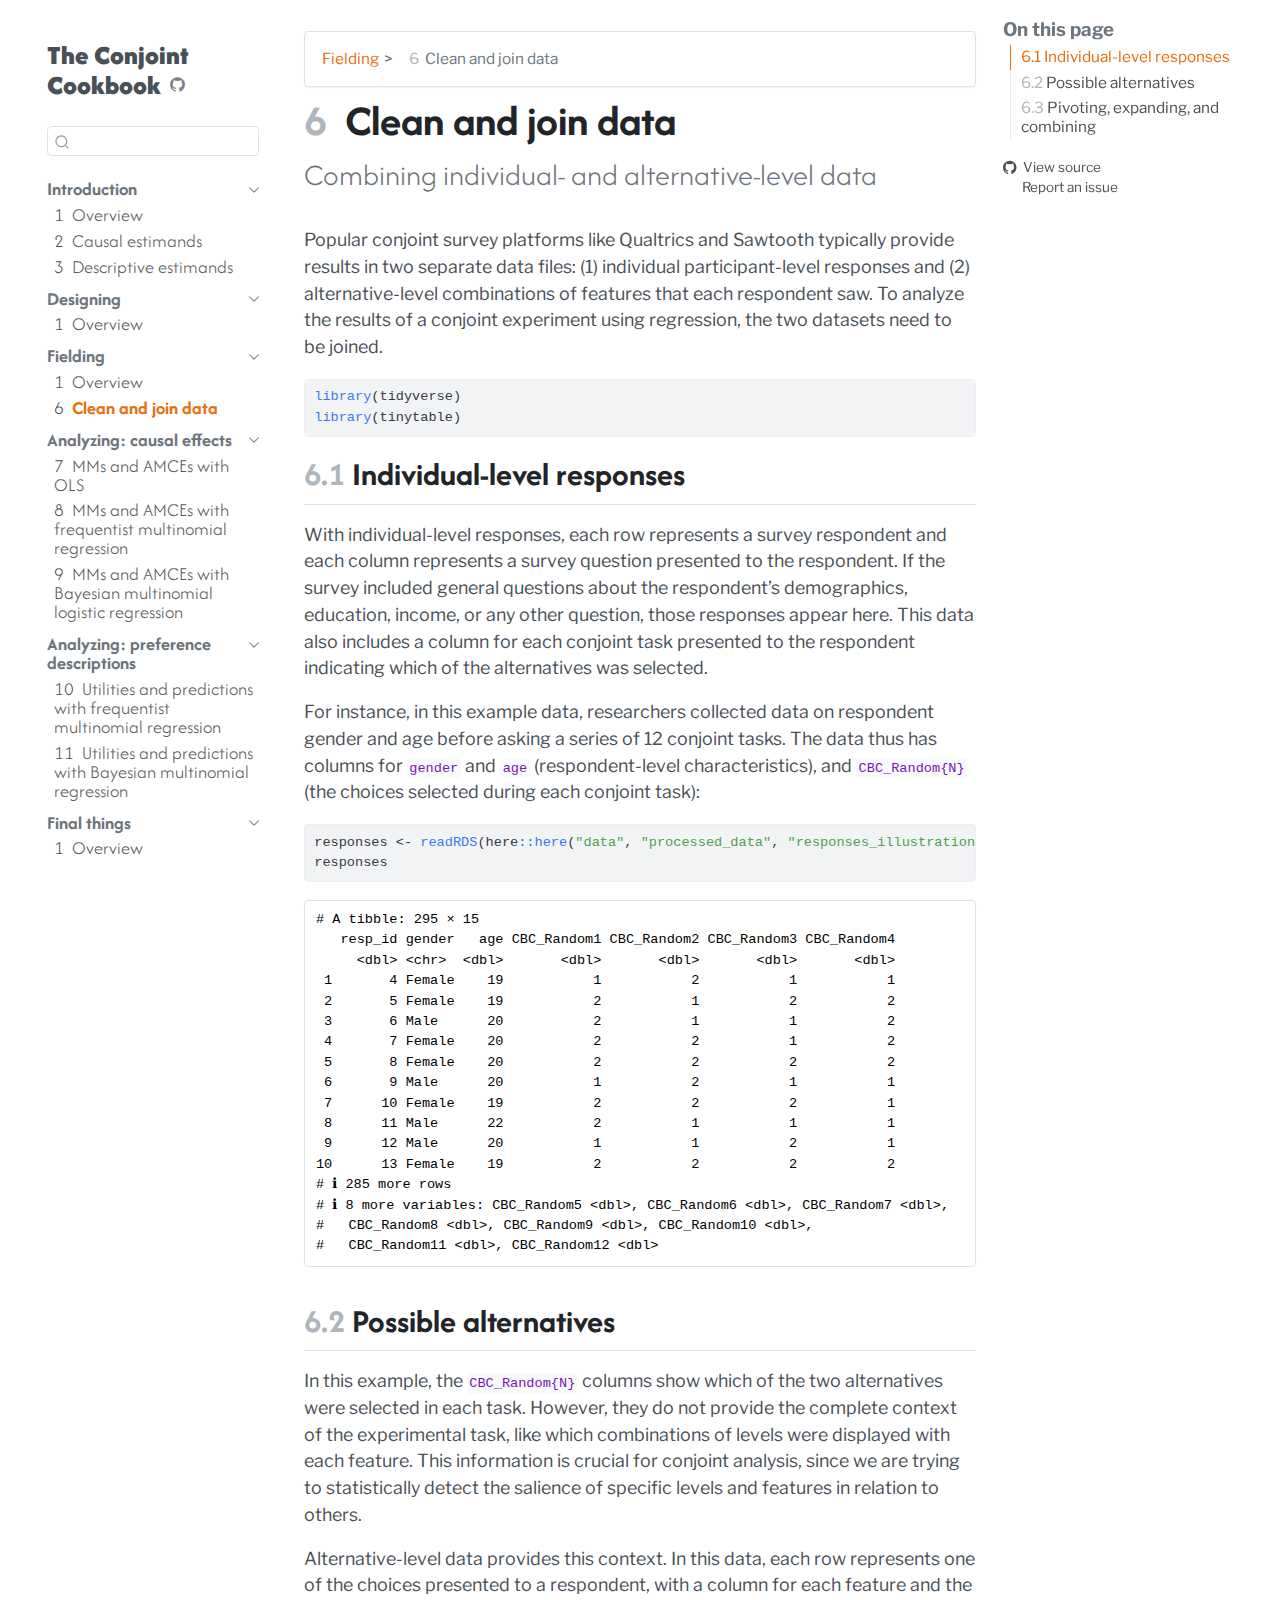
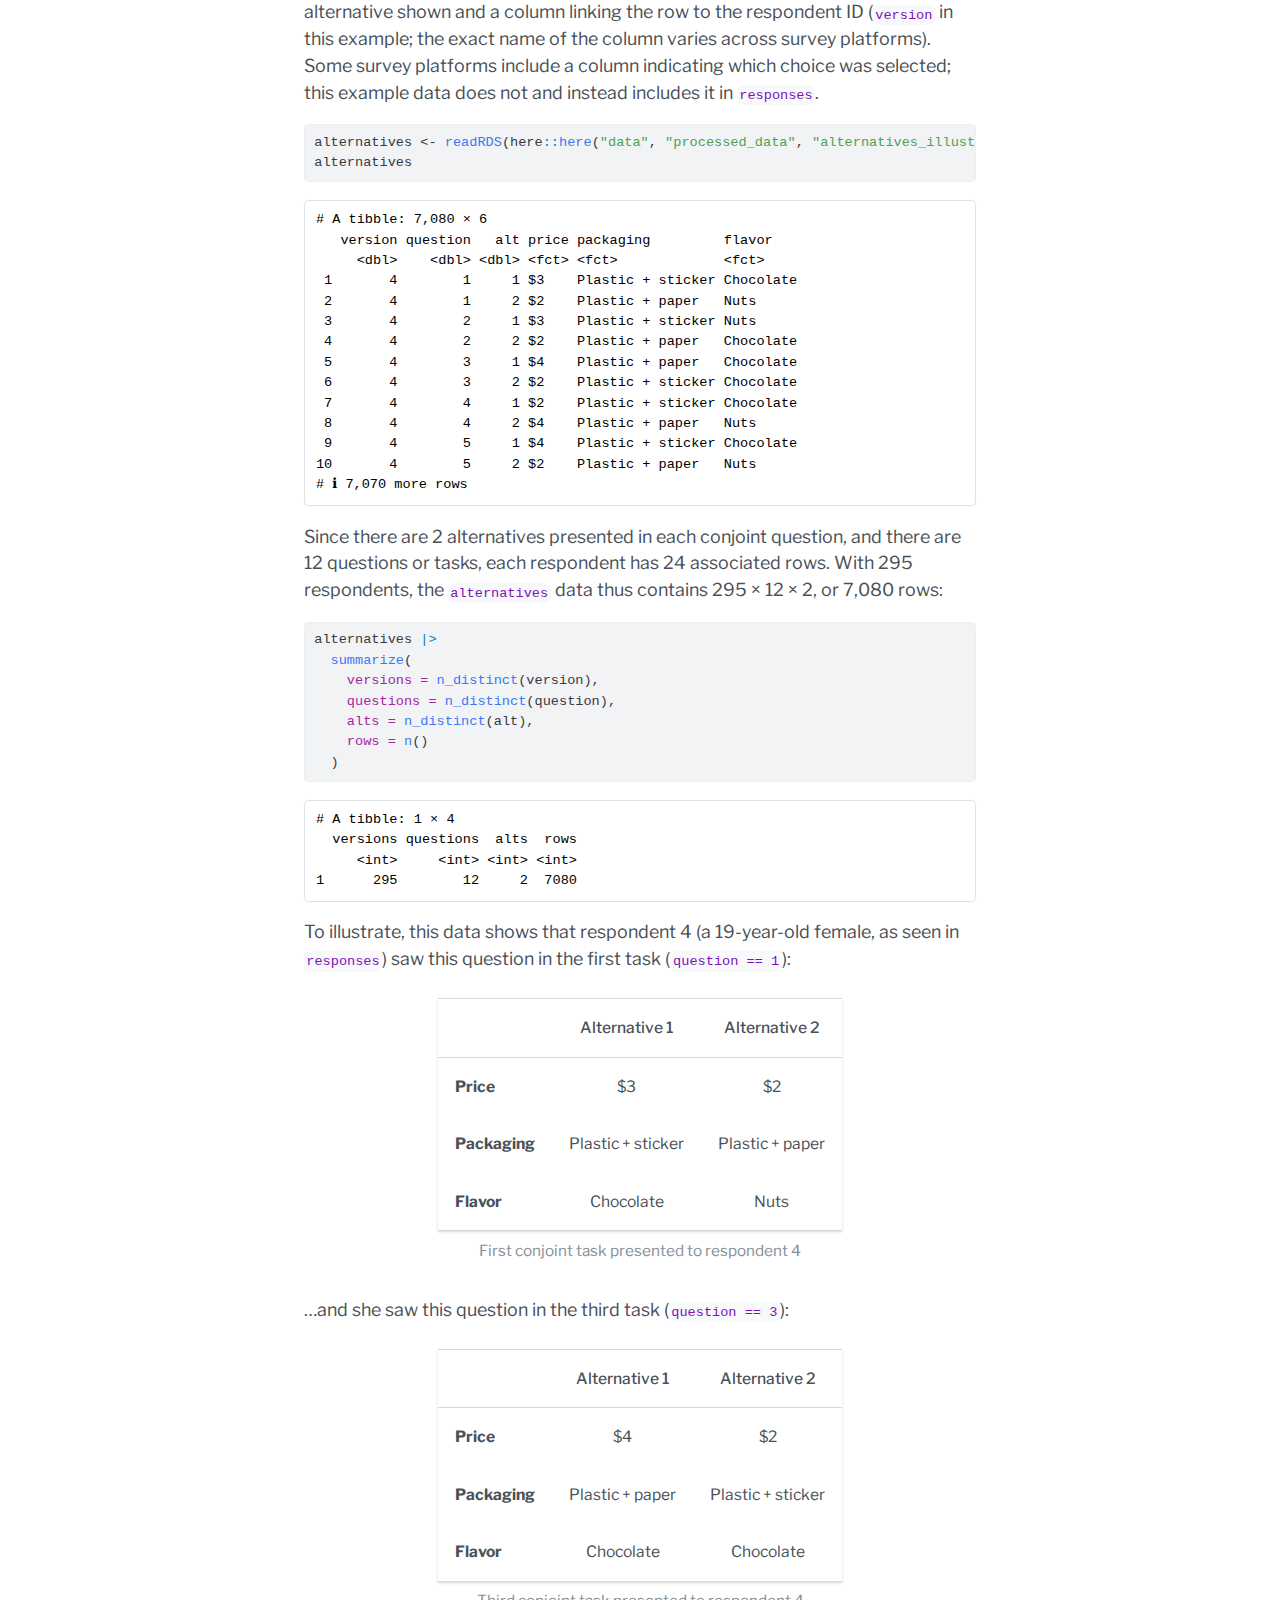
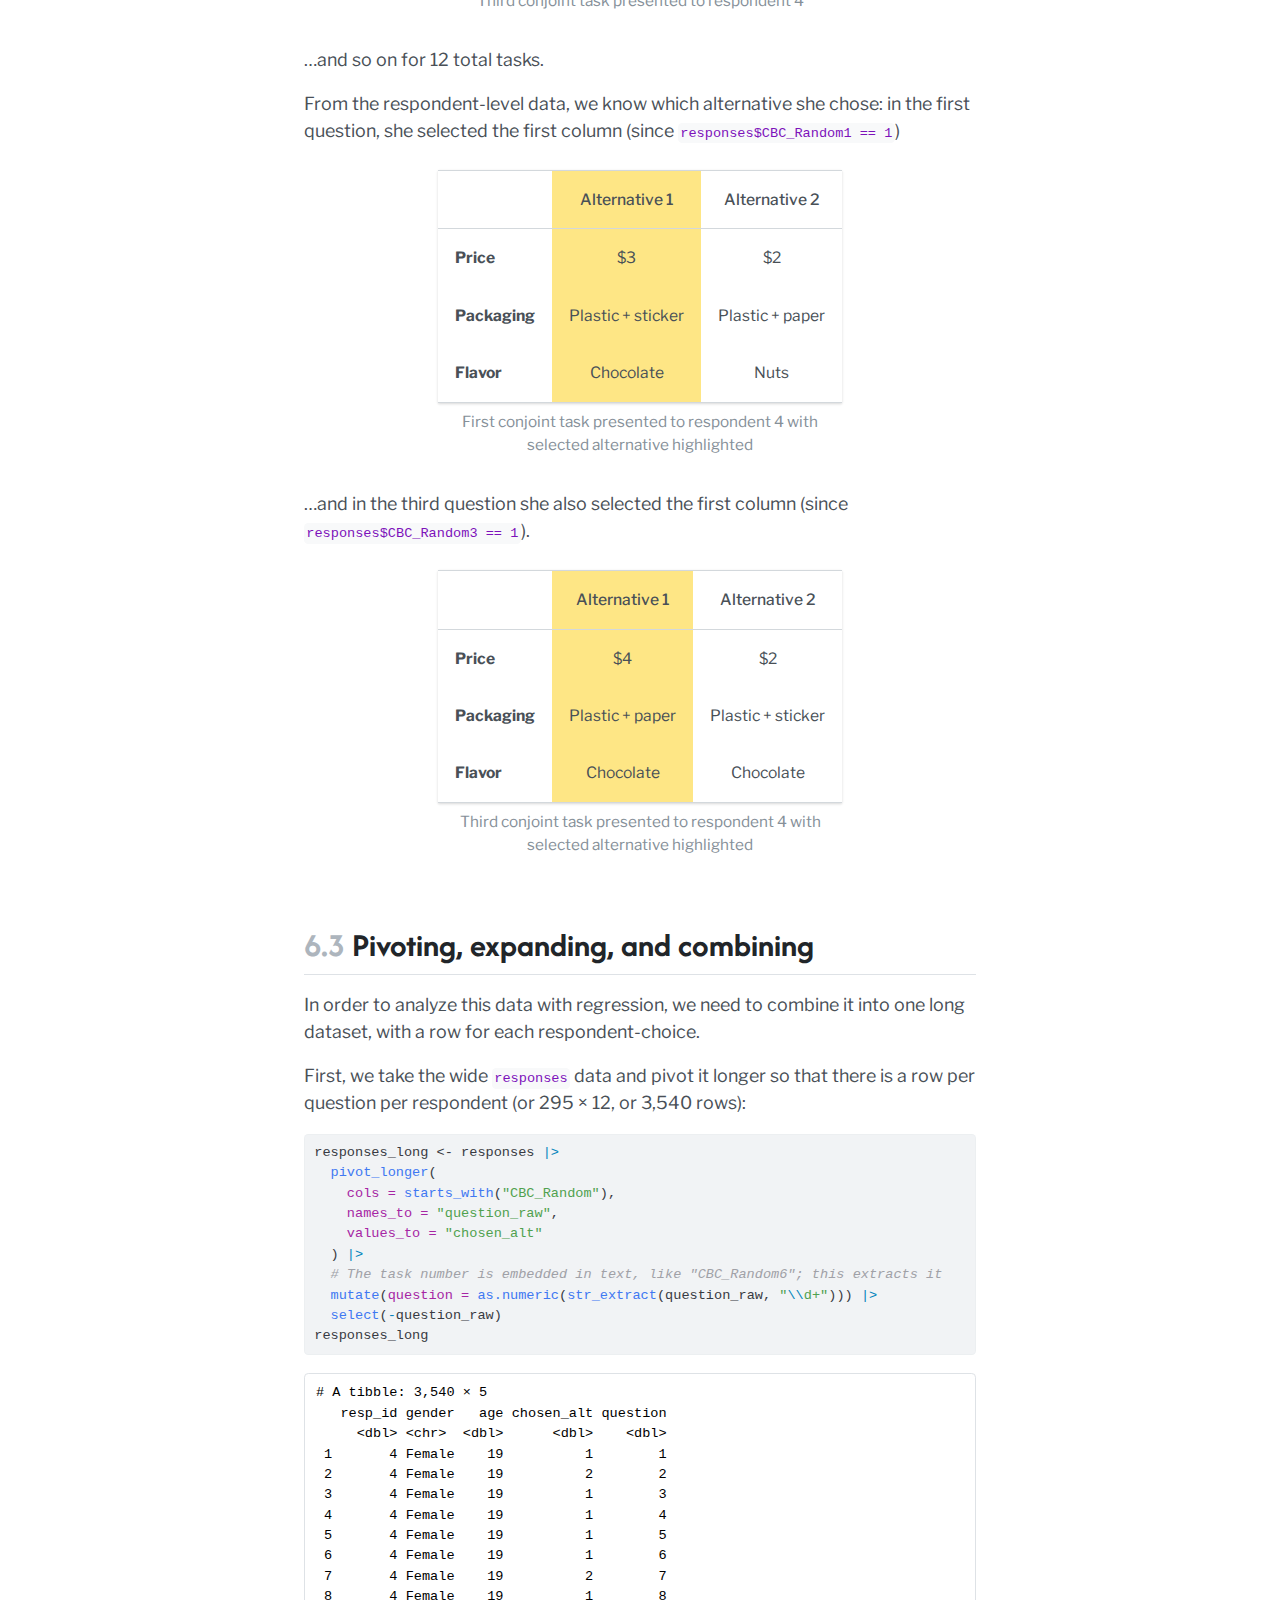
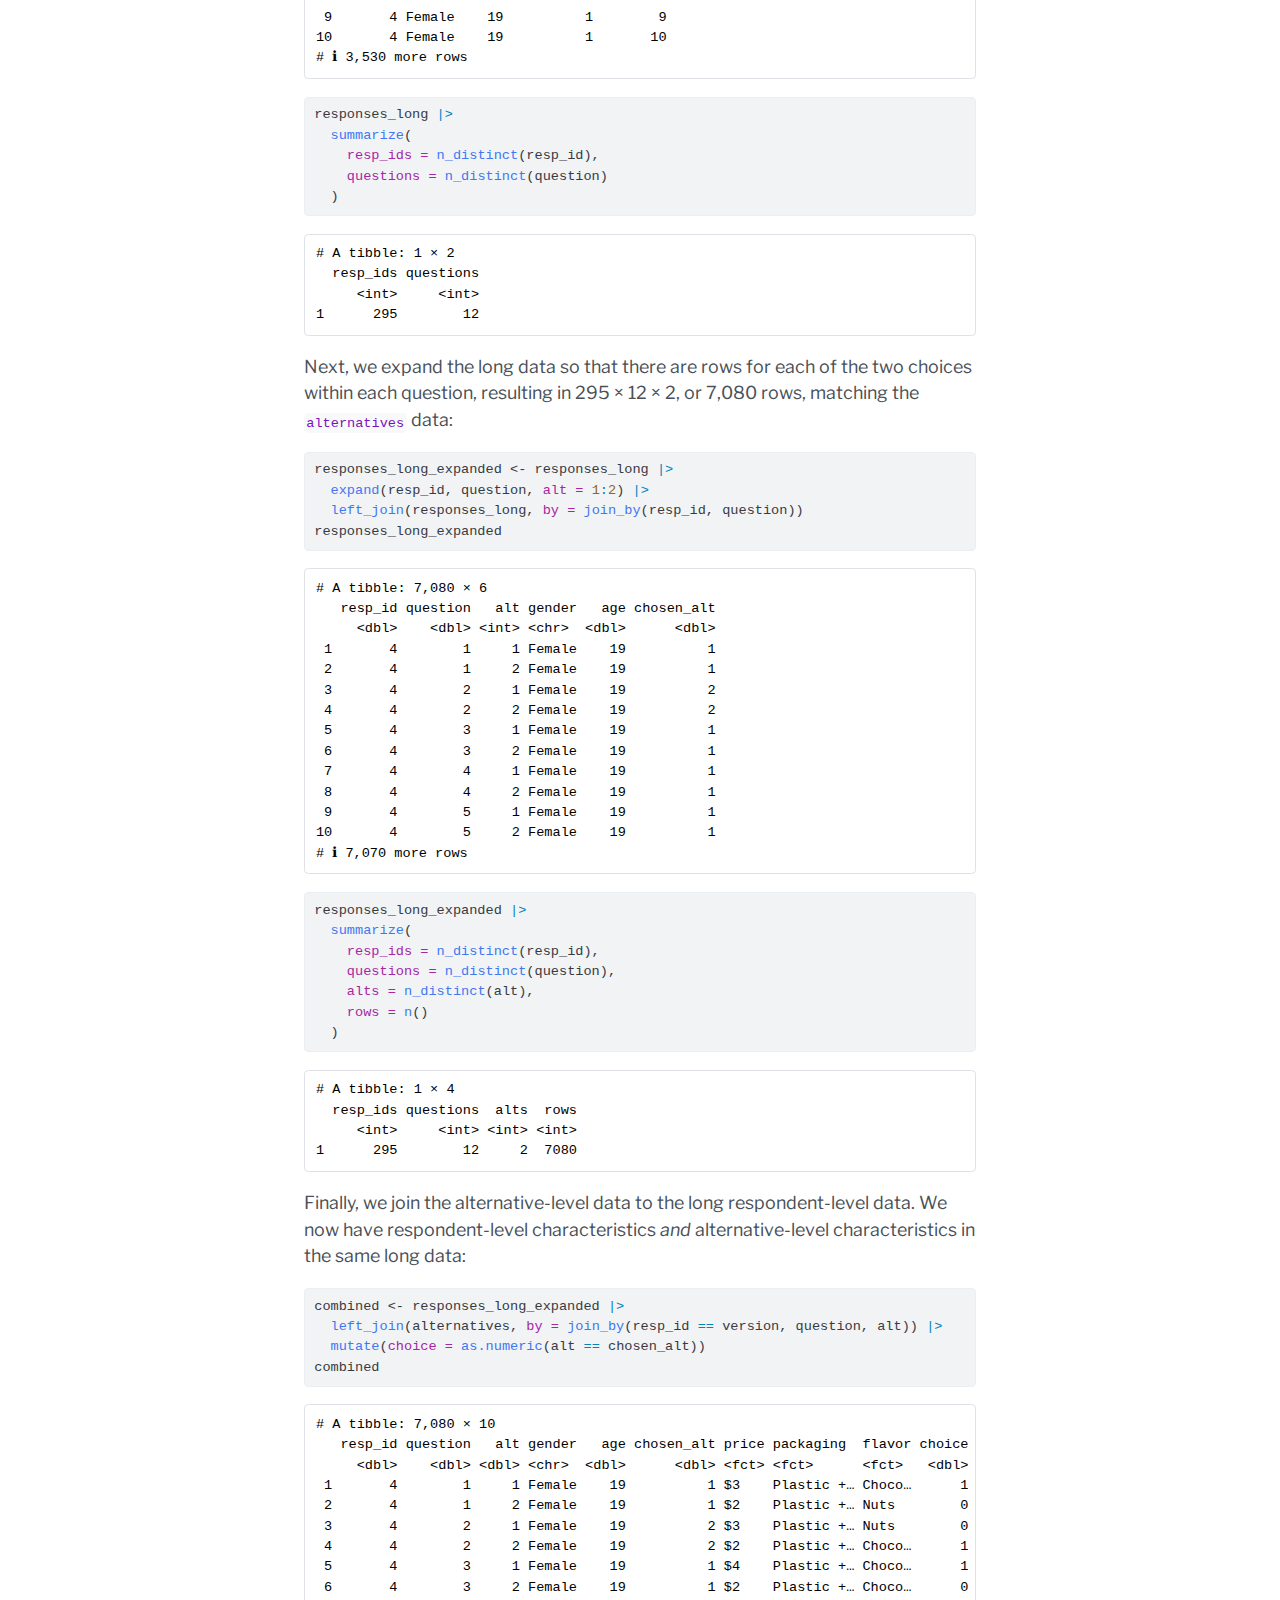
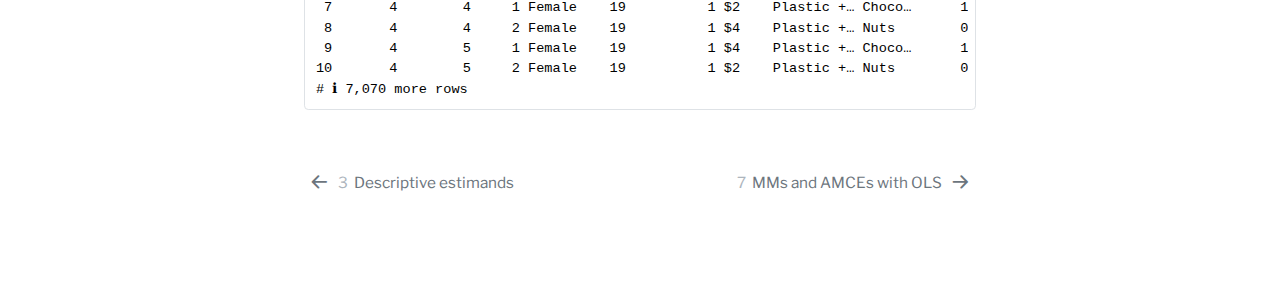
<file: process-reshape-data.html>
<!DOCTYPE html>
<html xmlns="http://www.w3.org/1999/xhtml" lang="en" xml:lang="en"><head>

<meta charset="utf-8">
<meta name="generator" content="quarto-1.8.20">

<meta name="viewport" content="width=device-width, initial-scale=1.0, user-scalable=yes">


<title>6&nbsp; Clean and join data – The Conjoint Cookbook</title>
<style>
code{white-space: pre-wrap;}
span.smallcaps{font-variant: small-caps;}
div.columns{display: flex; gap: min(4vw, 1.5em);}
div.column{flex: auto; overflow-x: auto;}
div.hanging-indent{margin-left: 1.5em; text-indent: -1.5em;}
ul.task-list{list-style: none;}
ul.task-list li input[type="checkbox"] {
  width: 0.8em;
  margin: 0 0.8em 0.2em -1em; /* quarto-specific, see https://github.com/quarto-dev/quarto-cli/issues/4556 */ 
  vertical-align: middle;
}
/* CSS for syntax highlighting */
html { -webkit-text-size-adjust: 100%; }
pre > code.sourceCode { white-space: pre; position: relative; }
pre > code.sourceCode > span { display: inline-block; line-height: 1.25; }
pre > code.sourceCode > span:empty { height: 1.2em; }
.sourceCode { overflow: visible; }
code.sourceCode > span { color: inherit; text-decoration: inherit; }
div.sourceCode { margin: 1em 0; }
pre.sourceCode { margin: 0; }
@media screen {
div.sourceCode { overflow: auto; }
}
@media print {
pre > code.sourceCode { white-space: pre-wrap; }
pre > code.sourceCode > span { text-indent: -5em; padding-left: 5em; }
}
pre.numberSource code
  { counter-reset: source-line 0; }
pre.numberSource code > span
  { position: relative; left: -4em; counter-increment: source-line; }
pre.numberSource code > span > a:first-child::before
  { content: counter(source-line);
    position: relative; left: -1em; text-align: right; vertical-align: baseline;
    border: none; display: inline-block;
    -webkit-touch-callout: none; -webkit-user-select: none;
    -khtml-user-select: none; -moz-user-select: none;
    -ms-user-select: none; user-select: none;
    padding: 0 4px; width: 4em;
  }
pre.numberSource { margin-left: 3em;  padding-left: 4px; }
div.sourceCode
  {   }
@media screen {
pre > code.sourceCode > span > a:first-child::before { text-decoration: underline; }
}
</style>


<script src="site_libs/quarto-nav/quarto-nav.js"></script>
<script src="site_libs/quarto-nav/headroom.min.js"></script>
<script src="site_libs/clipboard/clipboard.min.js"></script>
<script src="site_libs/quarto-search/autocomplete.umd.js"></script>
<script src="site_libs/quarto-search/fuse.min.js"></script>
<script src="site_libs/quarto-search/quarto-search.js"></script>
<meta name="quarto:offset" content="./">
<link href="./mms-amces-ols.html" rel="next">
<link href="./utils-preds.html" rel="prev">
<script src="site_libs/quarto-html/quarto.js" type="module"></script>
<script src="site_libs/quarto-html/tabsets/tabsets.js" type="module"></script>
<script src="site_libs/quarto-html/axe/axe-check.js" type="module"></script>
<script src="site_libs/quarto-html/popper.min.js"></script>
<script src="site_libs/quarto-html/tippy.umd.min.js"></script>
<script src="site_libs/quarto-html/anchor.min.js"></script>
<link href="site_libs/quarto-html/tippy.css" rel="stylesheet">
<link href="site_libs/quarto-html/quarto-syntax-highlighting-5628b85c7e5f5edb209aa30c650de102.css" rel="stylesheet" id="quarto-text-highlighting-styles">
<script src="site_libs/bootstrap/bootstrap.min.js"></script>
<link href="site_libs/bootstrap/bootstrap-icons.css" rel="stylesheet">
<link href="site_libs/bootstrap/bootstrap-f37ccd74ca3bb498ff324fbda6f6e336.min.css" rel="stylesheet" append-hash="true" id="quarto-bootstrap" data-mode="light">
<link href="site_libs/quarto-contrib/output-styling/output-styling-default.css" rel="stylesheet">
<script id="quarto-search-options" type="application/json">{
  "location": "sidebar",
  "copy-button": false,
  "collapse-after": 3,
  "panel-placement": "start",
  "type": "textbox",
  "limit": 50,
  "keyboard-shortcut": [
    "f",
    "/",
    "s"
  ],
  "show-item-context": false,
  "language": {
    "search-no-results-text": "No results",
    "search-matching-documents-text": "matching documents",
    "search-copy-link-title": "Copy link to search",
    "search-hide-matches-text": "Hide additional matches",
    "search-more-match-text": "more match in this document",
    "search-more-matches-text": "more matches in this document",
    "search-clear-button-title": "Clear",
    "search-text-placeholder": "",
    "search-detached-cancel-button-title": "Cancel",
    "search-submit-button-title": "Submit",
    "search-label": "Search"
  }
}</script>
<link rel="preload" href="./assets/fonts/AfacadFlux-VariableFont_slnt,wght.ttf" as="font" type="font/ttf" crossorigin="">
<link rel="preload" href="./assets/fonts/LibreFranklin-VariableFont_wght.ttf" as="font" type="font/ttf" crossorigin="">
<link rel="preload" href="./assets/fonts/LibreFranklin-Italic-VariableFont_wght.ttf" as="font" type="font/ttf" crossorigin="">


</head>

<body class="nav-sidebar floating quarto-light">

<div id="quarto-search-results"></div>
  <header id="quarto-header" class="headroom fixed-top">
  <nav class="quarto-secondary-nav">
    <div class="container-fluid d-flex">
      <button type="button" class="quarto-btn-toggle btn" data-bs-toggle="collapse" role="button" data-bs-target=".quarto-sidebar-collapse-item" aria-controls="quarto-sidebar" aria-expanded="false" aria-label="Toggle sidebar navigation" onclick="if (window.quartoToggleHeadroom) { window.quartoToggleHeadroom(); }">
        <i class="bi bi-layout-text-sidebar-reverse"></i>
      </button>
        <nav class="quarto-page-breadcrumbs" aria-label="breadcrumb"><ol class="breadcrumb"><li class="breadcrumb-item"><a href="./index.html">Fielding</a></li><li class="breadcrumb-item"><a href="./process-reshape-data.html"><span class="chapter-number">6</span>&nbsp; <span class="chapter-title">Clean and join data</span></a></li></ol></nav>
        <a class="flex-grow-1" role="navigation" data-bs-toggle="collapse" data-bs-target=".quarto-sidebar-collapse-item" aria-controls="quarto-sidebar" aria-expanded="false" aria-label="Toggle sidebar navigation" onclick="if (window.quartoToggleHeadroom) { window.quartoToggleHeadroom(); }">      
        </a>
      <button type="button" class="btn quarto-search-button" aria-label="Search" onclick="window.quartoOpenSearch();">
        <i class="bi bi-search"></i>
      </button>
    </div>
  </nav>
</header>
<!-- content -->
<div id="quarto-content" class="quarto-container page-columns page-rows-contents page-layout-article">
<!-- sidebar -->
  <nav id="quarto-sidebar" class="sidebar collapse collapse-horizontal quarto-sidebar-collapse-item sidebar-navigation floating overflow-auto">
    <div class="pt-lg-2 mt-2 text-left sidebar-header sidebar-header-stacked">
      <a href="./index.html" class="sidebar-logo-link">
      </a>
    <div class="sidebar-title mb-0 py-0">
      <a href="./">The Conjoint Cookbook</a> 
        <div class="sidebar-tools-main">
    <a href="https://github.com/andrewheiss/golden-gorilla" title="Source Code" class="quarto-navigation-tool px-1" aria-label="Source Code"><i class="bi bi-github"></i></a>
</div>
    </div>
      </div>
        <div class="mt-2 flex-shrink-0 align-items-center">
        <div class="sidebar-search">
        <div id="quarto-search" class="" title="Search"></div>
        </div>
        </div>
    <div class="sidebar-menu-container"> 
    <ul class="list-unstyled mt-1">
        <li class="sidebar-item sidebar-item-section">
      <div class="sidebar-item-container"> 
            <a class="sidebar-item-text sidebar-link text-start" data-bs-toggle="collapse" data-bs-target="#quarto-sidebar-section-1" role="navigation" aria-expanded="true">
 <span class="menu-text">Introduction</span></a>
          <a class="sidebar-item-toggle text-start" data-bs-toggle="collapse" data-bs-target="#quarto-sidebar-section-1" role="navigation" aria-expanded="true" aria-label="Toggle section">
            <i class="bi bi-chevron-right ms-2"></i>
          </a> 
      </div>
      <ul id="quarto-sidebar-section-1" class="collapse list-unstyled sidebar-section depth1 show">  
          <li class="sidebar-item">
  <div class="sidebar-item-container"> 
  <a href="./index.html" class="sidebar-item-text sidebar-link">
 <span class="menu-text"><span class="chapter-number">1</span>&nbsp; <span class="chapter-title">Overview</span></span></a>
  </div>
</li>
          <li class="sidebar-item">
  <div class="sidebar-item-container"> 
  <a href="./mms-amces.html" class="sidebar-item-text sidebar-link">
 <span class="menu-text"><span class="chapter-number">2</span>&nbsp; <span class="chapter-title">Causal estimands</span></span></a>
  </div>
</li>
          <li class="sidebar-item">
  <div class="sidebar-item-container"> 
  <a href="./utils-preds.html" class="sidebar-item-text sidebar-link">
 <span class="menu-text"><span class="chapter-number">3</span>&nbsp; <span class="chapter-title">Descriptive estimands</span></span></a>
  </div>
</li>
      </ul>
  </li>
        <li class="sidebar-item sidebar-item-section">
      <div class="sidebar-item-container"> 
            <a class="sidebar-item-text sidebar-link text-start" data-bs-toggle="collapse" data-bs-target="#quarto-sidebar-section-2" role="navigation" aria-expanded="true">
 <span class="menu-text">Designing</span></a>
          <a class="sidebar-item-toggle text-start" data-bs-toggle="collapse" data-bs-target="#quarto-sidebar-section-2" role="navigation" aria-expanded="true" aria-label="Toggle section">
            <i class="bi bi-chevron-right ms-2"></i>
          </a> 
      </div>
      <ul id="quarto-sidebar-section-2" class="collapse list-unstyled sidebar-section depth1 show">  
          <li class="sidebar-item">
  <div class="sidebar-item-container"> 
  <a href="./index.html" class="sidebar-item-text sidebar-link">
 <span class="menu-text"><span class="chapter-number">1</span>&nbsp; <span class="chapter-title">Overview</span></span></a>
  </div>
</li>
      </ul>
  </li>
        <li class="sidebar-item sidebar-item-section">
      <div class="sidebar-item-container"> 
            <a class="sidebar-item-text sidebar-link text-start" data-bs-toggle="collapse" data-bs-target="#quarto-sidebar-section-3" role="navigation" aria-expanded="true">
 <span class="menu-text">Fielding</span></a>
          <a class="sidebar-item-toggle text-start" data-bs-toggle="collapse" data-bs-target="#quarto-sidebar-section-3" role="navigation" aria-expanded="true" aria-label="Toggle section">
            <i class="bi bi-chevron-right ms-2"></i>
          </a> 
      </div>
      <ul id="quarto-sidebar-section-3" class="collapse list-unstyled sidebar-section depth1 show">  
          <li class="sidebar-item">
  <div class="sidebar-item-container"> 
  <a href="./index.html" class="sidebar-item-text sidebar-link">
 <span class="menu-text"><span class="chapter-number">1</span>&nbsp; <span class="chapter-title">Overview</span></span></a>
  </div>
</li>
          <li class="sidebar-item">
  <div class="sidebar-item-container"> 
  <a href="./process-reshape-data.html" class="sidebar-item-text sidebar-link active">
 <span class="menu-text"><span class="chapter-number">6</span>&nbsp; <span class="chapter-title">Clean and join data</span></span></a>
  </div>
</li>
      </ul>
  </li>
        <li class="sidebar-item sidebar-item-section">
      <div class="sidebar-item-container"> 
            <a class="sidebar-item-text sidebar-link text-start" data-bs-toggle="collapse" data-bs-target="#quarto-sidebar-section-4" role="navigation" aria-expanded="true">
 <span class="menu-text">Analyzing: causal effects</span></a>
          <a class="sidebar-item-toggle text-start" data-bs-toggle="collapse" data-bs-target="#quarto-sidebar-section-4" role="navigation" aria-expanded="true" aria-label="Toggle section">
            <i class="bi bi-chevron-right ms-2"></i>
          </a> 
      </div>
      <ul id="quarto-sidebar-section-4" class="collapse list-unstyled sidebar-section depth1 show">  
          <li class="sidebar-item">
  <div class="sidebar-item-container"> 
  <a href="./mms-amces-ols.html" class="sidebar-item-text sidebar-link">
 <span class="menu-text"><span class="chapter-number">7</span>&nbsp; <span class="chapter-title">MMs and AMCEs with OLS</span></span></a>
  </div>
</li>
          <li class="sidebar-item">
  <div class="sidebar-item-container"> 
  <a href="./mms-amces-multinomial.html" class="sidebar-item-text sidebar-link">
 <span class="menu-text"><span class="chapter-number">8</span>&nbsp; <span class="chapter-title">MMs and AMCEs with frequentist multinomial regression</span></span></a>
  </div>
</li>
          <li class="sidebar-item">
  <div class="sidebar-item-container"> 
  <a href="./mms-amces-bayes.html" class="sidebar-item-text sidebar-link">
 <span class="menu-text"><span class="chapter-number">9</span>&nbsp; <span class="chapter-title">MMs and AMCEs with Bayesian multinomial logistic regression</span></span></a>
  </div>
</li>
      </ul>
  </li>
        <li class="sidebar-item sidebar-item-section">
      <div class="sidebar-item-container"> 
            <a class="sidebar-item-text sidebar-link text-start" data-bs-toggle="collapse" data-bs-target="#quarto-sidebar-section-5" role="navigation" aria-expanded="true">
 <span class="menu-text">Analyzing: preference descriptions</span></a>
          <a class="sidebar-item-toggle text-start" data-bs-toggle="collapse" data-bs-target="#quarto-sidebar-section-5" role="navigation" aria-expanded="true" aria-label="Toggle section">
            <i class="bi bi-chevron-right ms-2"></i>
          </a> 
      </div>
      <ul id="quarto-sidebar-section-5" class="collapse list-unstyled sidebar-section depth1 show">  
          <li class="sidebar-item">
  <div class="sidebar-item-container"> 
  <a href="./utils-preds-freq.html" class="sidebar-item-text sidebar-link">
 <span class="menu-text"><span class="chapter-number">10</span>&nbsp; <span class="chapter-title">Utilities and predictions with frequentist multinomial regression</span></span></a>
  </div>
</li>
          <li class="sidebar-item">
  <div class="sidebar-item-container"> 
  <a href="./utils-preds-bayes.html" class="sidebar-item-text sidebar-link">
 <span class="menu-text"><span class="chapter-number">11</span>&nbsp; <span class="chapter-title">Utilities and predictions with Bayesian multinomial regression</span></span></a>
  </div>
</li>
      </ul>
  </li>
        <li class="sidebar-item sidebar-item-section">
      <div class="sidebar-item-container"> 
            <a class="sidebar-item-text sidebar-link text-start" data-bs-toggle="collapse" data-bs-target="#quarto-sidebar-section-6" role="navigation" aria-expanded="true">
 <span class="menu-text">Final things</span></a>
          <a class="sidebar-item-toggle text-start" data-bs-toggle="collapse" data-bs-target="#quarto-sidebar-section-6" role="navigation" aria-expanded="true" aria-label="Toggle section">
            <i class="bi bi-chevron-right ms-2"></i>
          </a> 
      </div>
      <ul id="quarto-sidebar-section-6" class="collapse list-unstyled sidebar-section depth1 show">  
          <li class="sidebar-item">
  <div class="sidebar-item-container"> 
  <a href="./index.html" class="sidebar-item-text sidebar-link">
 <span class="menu-text"><span class="chapter-number">1</span>&nbsp; <span class="chapter-title">Overview</span></span></a>
  </div>
</li>
      </ul>
  </li>
    </ul>
    </div>
</nav>
<div id="quarto-sidebar-glass" class="quarto-sidebar-collapse-item" data-bs-toggle="collapse" data-bs-target=".quarto-sidebar-collapse-item"></div>
<!-- margin-sidebar -->
    <div id="quarto-margin-sidebar" class="sidebar margin-sidebar">
        <nav id="TOC" role="doc-toc" class="toc-active">
    <h2 id="toc-title">On this page</h2>
   
  <ul>
  <li><a href="#individual-level-responses" id="toc-individual-level-responses" class="nav-link active" data-scroll-target="#individual-level-responses"><span class="header-section-number">6.1</span> Individual-level responses</a></li>
  <li><a href="#possible-alternatives" id="toc-possible-alternatives" class="nav-link" data-scroll-target="#possible-alternatives"><span class="header-section-number">6.2</span> Possible alternatives</a></li>
  <li><a href="#pivoting-expanding-and-combining" id="toc-pivoting-expanding-and-combining" class="nav-link" data-scroll-target="#pivoting-expanding-and-combining"><span class="header-section-number">6.3</span> Pivoting, expanding, and combining</a></li>
  </ul>
<div class="toc-actions"><ul><li><a href="https://github.com/andrewheiss/golden-gorilla/blob/main/process-reshape-data.qmd" class="toc-action"><i class="bi bi-github"></i>View source</a></li><li><a href="https://github.com/andrewheiss/golden-gorilla/issues/new" class="toc-action"><i class="bi empty"></i>Report an issue</a></li></ul></div></nav>
    </div>
<!-- main -->
<main class="content" id="quarto-document-content">

<header id="title-block-header" class="quarto-title-block default"><nav class="quarto-page-breadcrumbs quarto-title-breadcrumbs d-none d-lg-block" aria-label="breadcrumb"><ol class="breadcrumb"><li class="breadcrumb-item"><a href="./index.html">Fielding</a></li><li class="breadcrumb-item"><a href="./process-reshape-data.html"><span class="chapter-number">6</span>&nbsp; <span class="chapter-title">Clean and join data</span></a></li></ol></nav>
<div class="quarto-title">
<h1 class="title"><span class="chapter-number">6</span>&nbsp; <span class="chapter-title">Clean and join data</span></h1>
<p class="subtitle lead">Combining individual- and alternative-level data</p>
</div>



<div class="quarto-title-meta">

    
  
    
  </div>
  


</header>


<p>Popular conjoint survey platforms like Qualtrics and Sawtooth typically provide results in two separate data files: (1) individual participant-level responses and (2) alternative-level combinations of features that each respondent saw. To analyze the results of a conjoint experiment using regression, the two datasets need to be joined.</p>
<div class="cell">
<div class="code-copy-outer-scaffold"><div class="sourceCode cell-code" id="cb1"><pre class="sourceCode r code-with-copy"><code class="sourceCode r"><span id="cb1-1"><a href="#cb1-1" aria-hidden="true" tabindex="-1"></a><span class="fu">library</span>(tidyverse)</span>
<span id="cb1-2"><a href="#cb1-2" aria-hidden="true" tabindex="-1"></a><span class="fu">library</span>(tinytable)</span></code></pre></div><button title="Copy to Clipboard" class="code-copy-button"><i class="bi"></i></button></div>
</div>
<section id="individual-level-responses" class="level2" data-number="6.1">
<h2 data-number="6.1" class="anchored" data-anchor-id="individual-level-responses"><span class="header-section-number">6.1</span> Individual-level responses</h2>
<p>With individual-level responses, each row represents a survey respondent and each column represents a survey question presented to the respondent. If the survey included general questions about the respondent’s demographics, education, income, or any other question, those responses appear here. This data also includes a column for each conjoint task presented to the respondent indicating which of the alternatives was selected.</p>
<p>For instance, in this example data, researchers collected data on respondent gender and age before asking a series of 12 conjoint tasks. The data thus has columns for <code>gender</code> and <code>age</code> (respondent-level characteristics), and <code>CBC_Random{N}</code> (the choices selected during each conjoint task):</p>
<div class="cell">
<div class="code-copy-outer-scaffold"><div class="sourceCode cell-code" id="cb2"><pre class="sourceCode r code-with-copy"><code class="sourceCode r"><span id="cb2-1"><a href="#cb2-1" aria-hidden="true" tabindex="-1"></a>responses <span class="ot">&lt;-</span> <span class="fu">readRDS</span>(here<span class="sc">::</span><span class="fu">here</span>(<span class="st">"data"</span>, <span class="st">"processed_data"</span>, <span class="st">"responses_illustration.rds"</span>))</span>
<span id="cb2-2"><a href="#cb2-2" aria-hidden="true" tabindex="-1"></a>responses</span></code></pre></div><button title="Copy to Clipboard" class="code-copy-button"><i class="bi"></i></button></div>
<div class="cell-output cell-output-stdout">
<pre><code># A tibble: 295 × 15
   resp_id gender   age CBC_Random1 CBC_Random2 CBC_Random3 CBC_Random4
     &lt;dbl&gt; &lt;chr&gt;  &lt;dbl&gt;       &lt;dbl&gt;       &lt;dbl&gt;       &lt;dbl&gt;       &lt;dbl&gt;
 1       4 Female    19           1           2           1           1
 2       5 Female    19           2           1           2           2
 3       6 Male      20           2           1           1           2
 4       7 Female    20           2           2           1           2
 5       8 Female    20           2           2           2           2
 6       9 Male      20           1           2           1           1
 7      10 Female    19           2           2           2           1
 8      11 Male      22           2           1           1           1
 9      12 Male      20           1           1           2           1
10      13 Female    19           2           2           2           2
# ℹ 285 more rows
# ℹ 8 more variables: CBC_Random5 &lt;dbl&gt;, CBC_Random6 &lt;dbl&gt;, CBC_Random7 &lt;dbl&gt;,
#   CBC_Random8 &lt;dbl&gt;, CBC_Random9 &lt;dbl&gt;, CBC_Random10 &lt;dbl&gt;,
#   CBC_Random11 &lt;dbl&gt;, CBC_Random12 &lt;dbl&gt;</code></pre>
</div>
</div>
</section>
<section id="possible-alternatives" class="level2" data-number="6.2">
<h2 data-number="6.2" class="anchored" data-anchor-id="possible-alternatives"><span class="header-section-number">6.2</span> Possible alternatives</h2>
<p>In this example, the <code>CBC_Random{N}</code> columns show which of the two alternatives were selected in each task. However, they do not provide the complete context of the experimental task, like which combinations of levels were displayed with each feature. This information is crucial for conjoint analysis, since we are trying to statistically detect the salience of specific levels and features in relation to others.</p>
<p>Alternative-level data provides this context. In this data, each row represents one of the choices presented to a respondent, with a column for each feature and the alternative shown and a column linking the row to the respondent ID (<code>version</code> in this example; the exact name of the column varies across survey platforms). Some survey platforms include a column indicating which choice was selected; this example data does not and instead includes it in <code>responses</code>.</p>
<div class="cell">
<div class="code-copy-outer-scaffold"><div class="sourceCode cell-code" id="cb4"><pre class="sourceCode r code-with-copy"><code class="sourceCode r"><span id="cb4-1"><a href="#cb4-1" aria-hidden="true" tabindex="-1"></a>alternatives <span class="ot">&lt;-</span> <span class="fu">readRDS</span>(here<span class="sc">::</span><span class="fu">here</span>(<span class="st">"data"</span>, <span class="st">"processed_data"</span>, <span class="st">"alternatives_illustration.rds"</span>))</span>
<span id="cb4-2"><a href="#cb4-2" aria-hidden="true" tabindex="-1"></a>alternatives</span></code></pre></div><button title="Copy to Clipboard" class="code-copy-button"><i class="bi"></i></button></div>
<div class="cell-output cell-output-stdout">
<pre><code># A tibble: 7,080 × 6
   version question   alt price packaging         flavor   
     &lt;dbl&gt;    &lt;dbl&gt; &lt;dbl&gt; &lt;fct&gt; &lt;fct&gt;             &lt;fct&gt;    
 1       4        1     1 $3    Plastic + sticker Chocolate
 2       4        1     2 $2    Plastic + paper   Nuts     
 3       4        2     1 $3    Plastic + sticker Nuts     
 4       4        2     2 $2    Plastic + paper   Chocolate
 5       4        3     1 $4    Plastic + paper   Chocolate
 6       4        3     2 $2    Plastic + sticker Chocolate
 7       4        4     1 $2    Plastic + sticker Chocolate
 8       4        4     2 $4    Plastic + paper   Nuts     
 9       4        5     1 $4    Plastic + sticker Chocolate
10       4        5     2 $2    Plastic + paper   Nuts     
# ℹ 7,070 more rows</code></pre>
</div>
</div>
<p>Since there are 2 alternatives presented in each conjoint question, and there are 12 questions or tasks, each respondent has 24 associated rows. With 295 respondents, the <code>alternatives</code> data thus contains 295 × 12 × 2, or 7,080 rows:</p>
<div class="cell">
<div class="code-copy-outer-scaffold"><div class="sourceCode cell-code" id="cb6"><pre class="sourceCode r code-with-copy"><code class="sourceCode r"><span id="cb6-1"><a href="#cb6-1" aria-hidden="true" tabindex="-1"></a>alternatives <span class="sc">|&gt;</span> </span>
<span id="cb6-2"><a href="#cb6-2" aria-hidden="true" tabindex="-1"></a>  <span class="fu">summarize</span>(</span>
<span id="cb6-3"><a href="#cb6-3" aria-hidden="true" tabindex="-1"></a>    <span class="at">versions =</span> <span class="fu">n_distinct</span>(version),</span>
<span id="cb6-4"><a href="#cb6-4" aria-hidden="true" tabindex="-1"></a>    <span class="at">questions =</span> <span class="fu">n_distinct</span>(question),</span>
<span id="cb6-5"><a href="#cb6-5" aria-hidden="true" tabindex="-1"></a>    <span class="at">alts =</span> <span class="fu">n_distinct</span>(alt),</span>
<span id="cb6-6"><a href="#cb6-6" aria-hidden="true" tabindex="-1"></a>    <span class="at">rows =</span> <span class="fu">n</span>()</span>
<span id="cb6-7"><a href="#cb6-7" aria-hidden="true" tabindex="-1"></a>  )</span></code></pre></div><button title="Copy to Clipboard" class="code-copy-button"><i class="bi"></i></button></div>
<div class="cell-output cell-output-stdout">
<pre><code># A tibble: 1 × 4
  versions questions  alts  rows
     &lt;int&gt;     &lt;int&gt; &lt;int&gt; &lt;int&gt;
1      295        12     2  7080</code></pre>
</div>
</div>
<p>To illustrate, this data shows that respondent 4 (a 19-year-old female, as seen in <code>responses</code>) saw this question in the first task (<code>question == 1</code>):</p>
<div class="cell" data-tbl-cap="First conjoint task presented to respondent 4">
<div class="cell-output-display">
<!-- preamble start -->

    <script>

      function styleCell_yyio6hxa8ep13tjmb0zr(i, j, css_id) {
          var table = document.getElementById("tinytable_yyio6hxa8ep13tjmb0zr");
          var cell = table.rows[i]?.cells[j];  // Safe navigation to avoid errors
          if (cell) {
              console.log(`Styling cell at (${i}, ${j}) with class ${css_id}`);
              cell.classList.add(css_id);
          } else {
              console.warn(`Cell at (${i}, ${j}) not found.`);
          }
      }
      function insertSpanRow(i, colspan, content) {
        var table = document.getElementById('tinytable_yyio6hxa8ep13tjmb0zr');
        var newRow = table.insertRow(i);
        var newCell = newRow.insertCell(0);
        newCell.setAttribute("colspan", colspan);
        // newCell.innerText = content;
        // this may be unsafe, but innerText does not interpret <br>
        newCell.innerHTML = content;
      }
      function spanCell_yyio6hxa8ep13tjmb0zr(i, j, rowspan, colspan) {
        var table = document.getElementById("tinytable_yyio6hxa8ep13tjmb0zr");
        const targetRow = table.rows[i];
        const targetCell = targetRow.cells[j];
        for (let r = 0; r < rowspan; r++) {
          // Only start deleting cells to the right for the first row (r == 0)
          if (r === 0) {
            // Delete cells to the right of the target cell in the first row
            for (let c = colspan - 1; c > 0; c--) {
              if (table.rows[i + r].cells[j + c]) {
                table.rows[i + r].deleteCell(j + c);
              }
            }
          }
          // For rows below the first, delete starting from the target column
          if (r > 0) {
            for (let c = colspan - 1; c >= 0; c--) {
              if (table.rows[i + r] && table.rows[i + r].cells[j]) {
                table.rows[i + r].deleteCell(j);
              }
            }
          }
        }
        // Set rowspan and colspan of the target cell
        targetCell.rowSpan = rowspan;
        targetCell.colSpan = colspan;
      }
      // tinytable span after
      window.addEventListener('load', function () {
          var cellsToStyle = [
            // tinytable style arrays after
          { positions: [ { i: 1, j: 1 }, { i: 2, j: 1 }, { i: 1, j: 2 }, { i: 2, j: 2 },  ], css_id: 'tinytable_css_u3ma78azw8lkven33zgd',}, 
          { positions: [ { i: 0, j: 1 }, { i: 0, j: 2 },  ], css_id: 'tinytable_css_ml09bv0ibo1usm0izck9',}, 
          { positions: [ { i: 3, j: 0 },  ], css_id: 'tinytable_css_lgk7v8iddd402kitaxzo',}, 
          { positions: [ { i: 3, j: 1 }, { i: 3, j: 2 },  ], css_id: 'tinytable_css_gut8ezuz2xe7919e6gdv',}, 
          { positions: [ { i: 0, j: 0 },  ], css_id: 'tinytable_css_caak1tt5lvln6ntibqfr',}, 
          { positions: [ { i: 1, j: 0 }, { i: 2, j: 0 },  ], css_id: 'tinytable_css_9reofrpy9sgn38e7ji4r',}, 
          ];

          // Loop over the arrays to style the cells
          cellsToStyle.forEach(function (group) {
              group.positions.forEach(function (cell) {
                  styleCell_yyio6hxa8ep13tjmb0zr(cell.i, cell.j, group.css_id);
              });
          });
      });
    </script>

    <style>
      /* tinytable css entries after */
      .table td.tinytable_css_u3ma78azw8lkven33zgd, .table th.tinytable_css_u3ma78azw8lkven33zgd { text-align: center; }
      .table td.tinytable_css_ml09bv0ibo1usm0izck9, .table th.tinytable_css_ml09bv0ibo1usm0izck9 { text-align: center; border-top: solid #d3d8dc 0.1em; border-bottom: solid #d3d8dc 0.05em; }
      .table td.tinytable_css_lgk7v8iddd402kitaxzo, .table th.tinytable_css_lgk7v8iddd402kitaxzo { font-weight: bold; border-bottom: solid #d3d8dc 0.1em; }
      .table td.tinytable_css_gut8ezuz2xe7919e6gdv, .table th.tinytable_css_gut8ezuz2xe7919e6gdv { text-align: center; border-bottom: solid #d3d8dc 0.1em; }
      .table td.tinytable_css_caak1tt5lvln6ntibqfr, .table th.tinytable_css_caak1tt5lvln6ntibqfr { font-weight: bold; border-top: solid #d3d8dc 0.1em; border-bottom: solid #d3d8dc 0.05em; }
      .table td.tinytable_css_9reofrpy9sgn38e7ji4r, .table th.tinytable_css_9reofrpy9sgn38e7ji4r { font-weight: bold; }
    </style>
    <div class="container">
      <table class="table table-borderless" id="tinytable_yyio6hxa8ep13tjmb0zr" style="width: auto; margin-left: auto; margin-right: auto;" data-quarto-disable-processing="true"><caption><p>First conjoint task presented to respondent 4</p></caption>
        <thead>
        
              <tr>
                <th scope="col"> </th>
                <th scope="col">Alternative 1</th>
                <th scope="col">Alternative 2</th>
              </tr>
        </thead>
        
        <tbody>
                <tr>
                  <td>Price    </td>
                  <td>$3               </td>
                  <td>$2             </td>
                </tr>
                <tr>
                  <td>Packaging</td>
                  <td>Plastic + sticker</td>
                  <td>Plastic + paper</td>
                </tr>
                <tr>
                  <td>Flavor   </td>
                  <td>Chocolate        </td>
                  <td>Nuts           </td>
                </tr>
        </tbody>
      </table>
    </div>
<!-- hack to avoid NA insertion in last line -->
</div>
</div>
<p>…and she saw this question in the third task (<code>question == 3</code>):</p>
<div class="cell" data-tbl-cap="Third conjoint task presented to respondent 4">
<div class="cell-output-display">
<!-- preamble start -->

    <script>

      function styleCell_t4uq2zztg9xoqp2ahaq8(i, j, css_id) {
          var table = document.getElementById("tinytable_t4uq2zztg9xoqp2ahaq8");
          var cell = table.rows[i]?.cells[j];  // Safe navigation to avoid errors
          if (cell) {
              console.log(`Styling cell at (${i}, ${j}) with class ${css_id}`);
              cell.classList.add(css_id);
          } else {
              console.warn(`Cell at (${i}, ${j}) not found.`);
          }
      }
      function insertSpanRow(i, colspan, content) {
        var table = document.getElementById('tinytable_t4uq2zztg9xoqp2ahaq8');
        var newRow = table.insertRow(i);
        var newCell = newRow.insertCell(0);
        newCell.setAttribute("colspan", colspan);
        // newCell.innerText = content;
        // this may be unsafe, but innerText does not interpret <br>
        newCell.innerHTML = content;
      }
      function spanCell_t4uq2zztg9xoqp2ahaq8(i, j, rowspan, colspan) {
        var table = document.getElementById("tinytable_t4uq2zztg9xoqp2ahaq8");
        const targetRow = table.rows[i];
        const targetCell = targetRow.cells[j];
        for (let r = 0; r < rowspan; r++) {
          // Only start deleting cells to the right for the first row (r == 0)
          if (r === 0) {
            // Delete cells to the right of the target cell in the first row
            for (let c = colspan - 1; c > 0; c--) {
              if (table.rows[i + r].cells[j + c]) {
                table.rows[i + r].deleteCell(j + c);
              }
            }
          }
          // For rows below the first, delete starting from the target column
          if (r > 0) {
            for (let c = colspan - 1; c >= 0; c--) {
              if (table.rows[i + r] && table.rows[i + r].cells[j]) {
                table.rows[i + r].deleteCell(j);
              }
            }
          }
        }
        // Set rowspan and colspan of the target cell
        targetCell.rowSpan = rowspan;
        targetCell.colSpan = colspan;
      }
      // tinytable span after
      window.addEventListener('load', function () {
          var cellsToStyle = [
            // tinytable style arrays after
          { positions: [ { i: 3, j: 0 },  ], css_id: 'tinytable_css_xeccfa2c900t3y2ppbob',}, 
          { positions: [ { i: 3, j: 1 }, { i: 3, j: 2 },  ], css_id: 'tinytable_css_uptposz8bez3icviykvj',}, 
          { positions: [ { i: 1, j: 0 }, { i: 2, j: 0 },  ], css_id: 'tinytable_css_tzl9q7te379o41f3cvhd',}, 
          { positions: [ { i: 0, j: 0 },  ], css_id: 'tinytable_css_ojoqbafv5zvyezgxnnxf',}, 
          { positions: [ { i: 0, j: 1 }, { i: 0, j: 2 },  ], css_id: 'tinytable_css_o1wge861dnbf6urfmad4',}, 
          { positions: [ { i: 1, j: 1 }, { i: 2, j: 1 }, { i: 1, j: 2 }, { i: 2, j: 2 },  ], css_id: 'tinytable_css_0uu4uv3x9nr5ju83wvnj',}, 
          ];

          // Loop over the arrays to style the cells
          cellsToStyle.forEach(function (group) {
              group.positions.forEach(function (cell) {
                  styleCell_t4uq2zztg9xoqp2ahaq8(cell.i, cell.j, group.css_id);
              });
          });
      });
    </script>

    <style>
      /* tinytable css entries after */
      .table td.tinytable_css_xeccfa2c900t3y2ppbob, .table th.tinytable_css_xeccfa2c900t3y2ppbob { font-weight: bold; border-bottom: solid #d3d8dc 0.1em; }
      .table td.tinytable_css_uptposz8bez3icviykvj, .table th.tinytable_css_uptposz8bez3icviykvj { text-align: center; border-bottom: solid #d3d8dc 0.1em; }
      .table td.tinytable_css_tzl9q7te379o41f3cvhd, .table th.tinytable_css_tzl9q7te379o41f3cvhd { font-weight: bold; }
      .table td.tinytable_css_ojoqbafv5zvyezgxnnxf, .table th.tinytable_css_ojoqbafv5zvyezgxnnxf { font-weight: bold; border-top: solid #d3d8dc 0.1em; border-bottom: solid #d3d8dc 0.05em; }
      .table td.tinytable_css_o1wge861dnbf6urfmad4, .table th.tinytable_css_o1wge861dnbf6urfmad4 { text-align: center; border-top: solid #d3d8dc 0.1em; border-bottom: solid #d3d8dc 0.05em; }
      .table td.tinytable_css_0uu4uv3x9nr5ju83wvnj, .table th.tinytable_css_0uu4uv3x9nr5ju83wvnj { text-align: center; }
    </style>
    <div class="container">
      <table class="table table-borderless" id="tinytable_t4uq2zztg9xoqp2ahaq8" style="width: auto; margin-left: auto; margin-right: auto;" data-quarto-disable-processing="true"><caption><p>Third conjoint task presented to respondent 4</p></caption>
        <thead>
        
              <tr>
                <th scope="col"> </th>
                <th scope="col">Alternative 1</th>
                <th scope="col">Alternative 2</th>
              </tr>
        </thead>
        
        <tbody>
                <tr>
                  <td>Price    </td>
                  <td>$4             </td>
                  <td>$2               </td>
                </tr>
                <tr>
                  <td>Packaging</td>
                  <td>Plastic + paper</td>
                  <td>Plastic + sticker</td>
                </tr>
                <tr>
                  <td>Flavor   </td>
                  <td>Chocolate      </td>
                  <td>Chocolate        </td>
                </tr>
        </tbody>
      </table>
    </div>
<!-- hack to avoid NA insertion in last line -->
</div>
</div>
<p>…and so on for 12 total tasks.</p>
<p>From the respondent-level data, we know which alternative she chose: in the first question, she selected the first column (since <code>responses$CBC_Random1 == 1</code>)</p>
<div class="cell" data-tbl-cap="First conjoint task presented to respondent 4 with selected alternative highlighted">
<div class="cell-output-display">
<!-- preamble start -->

    <script>

      function styleCell_kz8wtgppmjkco4vusufn(i, j, css_id) {
          var table = document.getElementById("tinytable_kz8wtgppmjkco4vusufn");
          var cell = table.rows[i]?.cells[j];  // Safe navigation to avoid errors
          if (cell) {
              console.log(`Styling cell at (${i}, ${j}) with class ${css_id}`);
              cell.classList.add(css_id);
          } else {
              console.warn(`Cell at (${i}, ${j}) not found.`);
          }
      }
      function insertSpanRow(i, colspan, content) {
        var table = document.getElementById('tinytable_kz8wtgppmjkco4vusufn');
        var newRow = table.insertRow(i);
        var newCell = newRow.insertCell(0);
        newCell.setAttribute("colspan", colspan);
        // newCell.innerText = content;
        // this may be unsafe, but innerText does not interpret <br>
        newCell.innerHTML = content;
      }
      function spanCell_kz8wtgppmjkco4vusufn(i, j, rowspan, colspan) {
        var table = document.getElementById("tinytable_kz8wtgppmjkco4vusufn");
        const targetRow = table.rows[i];
        const targetCell = targetRow.cells[j];
        for (let r = 0; r < rowspan; r++) {
          // Only start deleting cells to the right for the first row (r == 0)
          if (r === 0) {
            // Delete cells to the right of the target cell in the first row
            for (let c = colspan - 1; c > 0; c--) {
              if (table.rows[i + r].cells[j + c]) {
                table.rows[i + r].deleteCell(j + c);
              }
            }
          }
          // For rows below the first, delete starting from the target column
          if (r > 0) {
            for (let c = colspan - 1; c >= 0; c--) {
              if (table.rows[i + r] && table.rows[i + r].cells[j]) {
                table.rows[i + r].deleteCell(j);
              }
            }
          }
        }
        // Set rowspan and colspan of the target cell
        targetCell.rowSpan = rowspan;
        targetCell.colSpan = colspan;
      }
      // tinytable span after
      window.addEventListener('load', function () {
          var cellsToStyle = [
            // tinytable style arrays after
          { positions: [ { i: 3, j: 1 },  ], css_id: 'tinytable_css_pqdvaeigw71jqpwsp6e7',}, 
          { positions: [ { i: 1, j: 1 }, { i: 2, j: 1 },  ], css_id: 'tinytable_css_hq61cpxbduo9natatt28',}, 
          { positions: [ { i: 0, j: 1 },  ], css_id: 'tinytable_css_dtv2cqosyii6186szwm3',}, 
          { positions: [ { i: 0, j: 2 },  ], css_id: 'tinytable_css_b23sukva5aba2wzbi5sk',}, 
          { positions: [ { i: 3, j: 2 },  ], css_id: 'tinytable_css_8qlx1cmpr8wnt9679zok',}, 
          { positions: [ { i: 1, j: 2 }, { i: 2, j: 2 },  ], css_id: 'tinytable_css_4lmwdzua2bp5la7cp7ot',}, 
          { positions: [ { i: 1, j: 0 }, { i: 2, j: 0 },  ], css_id: 'tinytable_css_2nvvtqrtptk3updkcmdg',}, 
          { positions: [ { i: 0, j: 0 },  ], css_id: 'tinytable_css_1v4y3bc7v6ynmy9qzapb',}, 
          { positions: [ { i: 3, j: 0 },  ], css_id: 'tinytable_css_1gjd2ncxokbg0ibubj03',}, 
          ];

          // Loop over the arrays to style the cells
          cellsToStyle.forEach(function (group) {
              group.positions.forEach(function (cell) {
                  styleCell_kz8wtgppmjkco4vusufn(cell.i, cell.j, group.css_id);
              });
          });
      });
    </script>

    <style>
      /* tinytable css entries after */
      .table td.tinytable_css_pqdvaeigw71jqpwsp6e7, .table th.tinytable_css_pqdvaeigw71jqpwsp6e7 { text-align: center; background-color: #fee685; border-bottom: solid #d3d8dc 0.1em; }
      .table td.tinytable_css_hq61cpxbduo9natatt28, .table th.tinytable_css_hq61cpxbduo9natatt28 { text-align: center; background-color: #fee685; }
      .table td.tinytable_css_dtv2cqosyii6186szwm3, .table th.tinytable_css_dtv2cqosyii6186szwm3 { text-align: center; background-color: #fee685; border-top: solid #d3d8dc 0.1em; border-bottom: solid #d3d8dc 0.05em; }
      .table td.tinytable_css_b23sukva5aba2wzbi5sk, .table th.tinytable_css_b23sukva5aba2wzbi5sk { text-align: center; border-top: solid #d3d8dc 0.1em; border-bottom: solid #d3d8dc 0.05em; }
      .table td.tinytable_css_8qlx1cmpr8wnt9679zok, .table th.tinytable_css_8qlx1cmpr8wnt9679zok { text-align: center; border-bottom: solid #d3d8dc 0.1em; }
      .table td.tinytable_css_4lmwdzua2bp5la7cp7ot, .table th.tinytable_css_4lmwdzua2bp5la7cp7ot { text-align: center; }
      .table td.tinytable_css_2nvvtqrtptk3updkcmdg, .table th.tinytable_css_2nvvtqrtptk3updkcmdg { font-weight: bold; }
      .table td.tinytable_css_1v4y3bc7v6ynmy9qzapb, .table th.tinytable_css_1v4y3bc7v6ynmy9qzapb { font-weight: bold; border-top: solid #d3d8dc 0.1em; border-bottom: solid #d3d8dc 0.05em; }
      .table td.tinytable_css_1gjd2ncxokbg0ibubj03, .table th.tinytable_css_1gjd2ncxokbg0ibubj03 { font-weight: bold; border-bottom: solid #d3d8dc 0.1em; }
    </style>
    <div class="container">
      <table class="table table-borderless" id="tinytable_kz8wtgppmjkco4vusufn" style="width: auto; margin-left: auto; margin-right: auto;" data-quarto-disable-processing="true"><caption><p>First conjoint task presented to respondent 4 with selected
alternative highlighted</p></caption>
        <thead>
        
              <tr>
                <th scope="col"> </th>
                <th scope="col">Alternative 1</th>
                <th scope="col">Alternative 2</th>
              </tr>
        </thead>
        
        <tbody>
                <tr>
                  <td>Price    </td>
                  <td>$3               </td>
                  <td>$2             </td>
                </tr>
                <tr>
                  <td>Packaging</td>
                  <td>Plastic + sticker</td>
                  <td>Plastic + paper</td>
                </tr>
                <tr>
                  <td>Flavor   </td>
                  <td>Chocolate        </td>
                  <td>Nuts           </td>
                </tr>
        </tbody>
      </table>
    </div>
<!-- hack to avoid NA insertion in last line -->
</div>
</div>
<p>…and in the third question she also selected the first column (since <code>responses$CBC_Random3 == 1</code>).</p>
<div class="cell" data-tbl-cap="Third conjoint task presented to respondent 4 with selected alternative highlighted">
<div class="cell-output-display">
<!-- preamble start -->

    <script>

      function styleCell_wriblfwlkto3ik9s33ff(i, j, css_id) {
          var table = document.getElementById("tinytable_wriblfwlkto3ik9s33ff");
          var cell = table.rows[i]?.cells[j];  // Safe navigation to avoid errors
          if (cell) {
              console.log(`Styling cell at (${i}, ${j}) with class ${css_id}`);
              cell.classList.add(css_id);
          } else {
              console.warn(`Cell at (${i}, ${j}) not found.`);
          }
      }
      function insertSpanRow(i, colspan, content) {
        var table = document.getElementById('tinytable_wriblfwlkto3ik9s33ff');
        var newRow = table.insertRow(i);
        var newCell = newRow.insertCell(0);
        newCell.setAttribute("colspan", colspan);
        // newCell.innerText = content;
        // this may be unsafe, but innerText does not interpret <br>
        newCell.innerHTML = content;
      }
      function spanCell_wriblfwlkto3ik9s33ff(i, j, rowspan, colspan) {
        var table = document.getElementById("tinytable_wriblfwlkto3ik9s33ff");
        const targetRow = table.rows[i];
        const targetCell = targetRow.cells[j];
        for (let r = 0; r < rowspan; r++) {
          // Only start deleting cells to the right for the first row (r == 0)
          if (r === 0) {
            // Delete cells to the right of the target cell in the first row
            for (let c = colspan - 1; c > 0; c--) {
              if (table.rows[i + r].cells[j + c]) {
                table.rows[i + r].deleteCell(j + c);
              }
            }
          }
          // For rows below the first, delete starting from the target column
          if (r > 0) {
            for (let c = colspan - 1; c >= 0; c--) {
              if (table.rows[i + r] && table.rows[i + r].cells[j]) {
                table.rows[i + r].deleteCell(j);
              }
            }
          }
        }
        // Set rowspan and colspan of the target cell
        targetCell.rowSpan = rowspan;
        targetCell.colSpan = colspan;
      }
      // tinytable span after
      window.addEventListener('load', function () {
          var cellsToStyle = [
            // tinytable style arrays after
          { positions: [ { i: 0, j: 2 },  ], css_id: 'tinytable_css_wzmqono23jmuv6088f3v',}, 
          { positions: [ { i: 3, j: 0 },  ], css_id: 'tinytable_css_ubmshlxiwjiqh2uhbnf2',}, 
          { positions: [ { i: 3, j: 2 },  ], css_id: 'tinytable_css_sgtuke98gjc3ni117frg',}, 
          { positions: [ { i: 0, j: 1 },  ], css_id: 'tinytable_css_lo44moq9jgepa04ce4cx',}, 
          { positions: [ { i: 1, j: 0 }, { i: 2, j: 0 },  ], css_id: 'tinytable_css_l7a60dmslj09jcx8yi53',}, 
          { positions: [ { i: 3, j: 1 },  ], css_id: 'tinytable_css_kv792s35vywrwvix05w0',}, 
          { positions: [ { i: 0, j: 0 },  ], css_id: 'tinytable_css_iw2c4n4aekb9se2qs006',}, 
          { positions: [ { i: 1, j: 2 }, { i: 2, j: 2 },  ], css_id: 'tinytable_css_8v6qckxmcnlkvpci7wz2',}, 
          { positions: [ { i: 1, j: 1 }, { i: 2, j: 1 },  ], css_id: 'tinytable_css_6cgthwh9cwec5nn7rzxe',}, 
          ];

          // Loop over the arrays to style the cells
          cellsToStyle.forEach(function (group) {
              group.positions.forEach(function (cell) {
                  styleCell_wriblfwlkto3ik9s33ff(cell.i, cell.j, group.css_id);
              });
          });
      });
    </script>

    <style>
      /* tinytable css entries after */
      .table td.tinytable_css_wzmqono23jmuv6088f3v, .table th.tinytable_css_wzmqono23jmuv6088f3v { text-align: center; border-top: solid #d3d8dc 0.1em; border-bottom: solid #d3d8dc 0.05em; }
      .table td.tinytable_css_ubmshlxiwjiqh2uhbnf2, .table th.tinytable_css_ubmshlxiwjiqh2uhbnf2 { font-weight: bold; border-bottom: solid #d3d8dc 0.1em; }
      .table td.tinytable_css_sgtuke98gjc3ni117frg, .table th.tinytable_css_sgtuke98gjc3ni117frg { text-align: center; border-bottom: solid #d3d8dc 0.1em; }
      .table td.tinytable_css_lo44moq9jgepa04ce4cx, .table th.tinytable_css_lo44moq9jgepa04ce4cx { text-align: center; background-color: #fee685; border-top: solid #d3d8dc 0.1em; border-bottom: solid #d3d8dc 0.05em; }
      .table td.tinytable_css_l7a60dmslj09jcx8yi53, .table th.tinytable_css_l7a60dmslj09jcx8yi53 { font-weight: bold; }
      .table td.tinytable_css_kv792s35vywrwvix05w0, .table th.tinytable_css_kv792s35vywrwvix05w0 { text-align: center; background-color: #fee685; border-bottom: solid #d3d8dc 0.1em; }
      .table td.tinytable_css_iw2c4n4aekb9se2qs006, .table th.tinytable_css_iw2c4n4aekb9se2qs006 { font-weight: bold; border-top: solid #d3d8dc 0.1em; border-bottom: solid #d3d8dc 0.05em; }
      .table td.tinytable_css_8v6qckxmcnlkvpci7wz2, .table th.tinytable_css_8v6qckxmcnlkvpci7wz2 { text-align: center; }
      .table td.tinytable_css_6cgthwh9cwec5nn7rzxe, .table th.tinytable_css_6cgthwh9cwec5nn7rzxe { text-align: center; background-color: #fee685; }
    </style>
    <div class="container">
      <table class="table table-borderless" id="tinytable_wriblfwlkto3ik9s33ff" style="width: auto; margin-left: auto; margin-right: auto;" data-quarto-disable-processing="true"><caption><p>Third conjoint task presented to respondent 4 with selected
alternative highlighted</p></caption>
        <thead>
        
              <tr>
                <th scope="col"> </th>
                <th scope="col">Alternative 1</th>
                <th scope="col">Alternative 2</th>
              </tr>
        </thead>
        
        <tbody>
                <tr>
                  <td>Price    </td>
                  <td>$4             </td>
                  <td>$2               </td>
                </tr>
                <tr>
                  <td>Packaging</td>
                  <td>Plastic + paper</td>
                  <td>Plastic + sticker</td>
                </tr>
                <tr>
                  <td>Flavor   </td>
                  <td>Chocolate      </td>
                  <td>Chocolate        </td>
                </tr>
        </tbody>
      </table>
    </div>
<!-- hack to avoid NA insertion in last line -->
</div>
</div>
</section>
<section id="pivoting-expanding-and-combining" class="level2" data-number="6.3">
<h2 data-number="6.3" class="anchored" data-anchor-id="pivoting-expanding-and-combining"><span class="header-section-number">6.3</span> Pivoting, expanding, and combining</h2>
<p>In order to analyze this data with regression, we need to combine it into one long dataset, with a row for each respondent-choice.</p>
<p>First, we take the wide <code>responses</code> data and pivot it longer so that there is a row per question per respondent (or 295 × 12, or 3,540 rows):</p>
<div class="cell">
<div class="code-copy-outer-scaffold"><div class="sourceCode cell-code" id="cb8"><pre class="sourceCode r code-with-copy"><code class="sourceCode r"><span id="cb8-1"><a href="#cb8-1" aria-hidden="true" tabindex="-1"></a>responses_long <span class="ot">&lt;-</span> responses <span class="sc">|&gt;</span> </span>
<span id="cb8-2"><a href="#cb8-2" aria-hidden="true" tabindex="-1"></a>  <span class="fu">pivot_longer</span>(</span>
<span id="cb8-3"><a href="#cb8-3" aria-hidden="true" tabindex="-1"></a>    <span class="at">cols =</span> <span class="fu">starts_with</span>(<span class="st">"CBC_Random"</span>),</span>
<span id="cb8-4"><a href="#cb8-4" aria-hidden="true" tabindex="-1"></a>    <span class="at">names_to =</span> <span class="st">"question_raw"</span>,</span>
<span id="cb8-5"><a href="#cb8-5" aria-hidden="true" tabindex="-1"></a>    <span class="at">values_to =</span> <span class="st">"chosen_alt"</span></span>
<span id="cb8-6"><a href="#cb8-6" aria-hidden="true" tabindex="-1"></a>  ) <span class="sc">|&gt;</span> </span>
<span id="cb8-7"><a href="#cb8-7" aria-hidden="true" tabindex="-1"></a>  <span class="co"># The task number is embedded in text, like "CBC_Random6"; this extracts it</span></span>
<span id="cb8-8"><a href="#cb8-8" aria-hidden="true" tabindex="-1"></a>  <span class="fu">mutate</span>(<span class="at">question =</span> <span class="fu">as.numeric</span>(<span class="fu">str_extract</span>(question_raw, <span class="st">"</span><span class="sc">\\</span><span class="st">d+"</span>))) <span class="sc">|&gt;</span> </span>
<span id="cb8-9"><a href="#cb8-9" aria-hidden="true" tabindex="-1"></a>  <span class="fu">select</span>(<span class="sc">-</span>question_raw)</span>
<span id="cb8-10"><a href="#cb8-10" aria-hidden="true" tabindex="-1"></a>responses_long</span></code></pre></div><button title="Copy to Clipboard" class="code-copy-button"><i class="bi"></i></button></div>
<div class="cell-output cell-output-stdout">
<pre><code># A tibble: 3,540 × 5
   resp_id gender   age chosen_alt question
     &lt;dbl&gt; &lt;chr&gt;  &lt;dbl&gt;      &lt;dbl&gt;    &lt;dbl&gt;
 1       4 Female    19          1        1
 2       4 Female    19          2        2
 3       4 Female    19          1        3
 4       4 Female    19          1        4
 5       4 Female    19          1        5
 6       4 Female    19          1        6
 7       4 Female    19          2        7
 8       4 Female    19          1        8
 9       4 Female    19          1        9
10       4 Female    19          1       10
# ℹ 3,530 more rows</code></pre>
</div>
</div>
<div class="cell">
<div class="code-copy-outer-scaffold"><div class="sourceCode cell-code" id="cb10"><pre class="sourceCode r code-with-copy"><code class="sourceCode r"><span id="cb10-1"><a href="#cb10-1" aria-hidden="true" tabindex="-1"></a>responses_long <span class="sc">|&gt;</span> </span>
<span id="cb10-2"><a href="#cb10-2" aria-hidden="true" tabindex="-1"></a>  <span class="fu">summarize</span>(</span>
<span id="cb10-3"><a href="#cb10-3" aria-hidden="true" tabindex="-1"></a>    <span class="at">resp_ids =</span> <span class="fu">n_distinct</span>(resp_id),</span>
<span id="cb10-4"><a href="#cb10-4" aria-hidden="true" tabindex="-1"></a>    <span class="at">questions =</span> <span class="fu">n_distinct</span>(question)</span>
<span id="cb10-5"><a href="#cb10-5" aria-hidden="true" tabindex="-1"></a>  )</span></code></pre></div><button title="Copy to Clipboard" class="code-copy-button"><i class="bi"></i></button></div>
<div class="cell-output cell-output-stdout">
<pre><code># A tibble: 1 × 2
  resp_ids questions
     &lt;int&gt;     &lt;int&gt;
1      295        12</code></pre>
</div>
</div>
<p>Next, we expand the long data so that there are rows for each of the two choices within each question, resulting in 295 × 12 × 2, or 7,080 rows, matching the <code>alternatives</code> data:</p>
<div class="cell">
<div class="code-copy-outer-scaffold"><div class="sourceCode cell-code" id="cb12"><pre class="sourceCode r code-with-copy"><code class="sourceCode r"><span id="cb12-1"><a href="#cb12-1" aria-hidden="true" tabindex="-1"></a>responses_long_expanded <span class="ot">&lt;-</span> responses_long <span class="sc">|&gt;</span></span>
<span id="cb12-2"><a href="#cb12-2" aria-hidden="true" tabindex="-1"></a>  <span class="fu">expand</span>(resp_id, question, <span class="at">alt =</span> <span class="dv">1</span><span class="sc">:</span><span class="dv">2</span>) <span class="sc">|&gt;</span> </span>
<span id="cb12-3"><a href="#cb12-3" aria-hidden="true" tabindex="-1"></a>  <span class="fu">left_join</span>(responses_long, <span class="at">by =</span> <span class="fu">join_by</span>(resp_id, question))</span>
<span id="cb12-4"><a href="#cb12-4" aria-hidden="true" tabindex="-1"></a>responses_long_expanded</span></code></pre></div><button title="Copy to Clipboard" class="code-copy-button"><i class="bi"></i></button></div>
<div class="cell-output cell-output-stdout">
<pre><code># A tibble: 7,080 × 6
   resp_id question   alt gender   age chosen_alt
     &lt;dbl&gt;    &lt;dbl&gt; &lt;int&gt; &lt;chr&gt;  &lt;dbl&gt;      &lt;dbl&gt;
 1       4        1     1 Female    19          1
 2       4        1     2 Female    19          1
 3       4        2     1 Female    19          2
 4       4        2     2 Female    19          2
 5       4        3     1 Female    19          1
 6       4        3     2 Female    19          1
 7       4        4     1 Female    19          1
 8       4        4     2 Female    19          1
 9       4        5     1 Female    19          1
10       4        5     2 Female    19          1
# ℹ 7,070 more rows</code></pre>
</div>
</div>
<div class="cell">
<div class="code-copy-outer-scaffold"><div class="sourceCode cell-code" id="cb14"><pre class="sourceCode r code-with-copy"><code class="sourceCode r"><span id="cb14-1"><a href="#cb14-1" aria-hidden="true" tabindex="-1"></a>responses_long_expanded <span class="sc">|&gt;</span> </span>
<span id="cb14-2"><a href="#cb14-2" aria-hidden="true" tabindex="-1"></a>  <span class="fu">summarize</span>(</span>
<span id="cb14-3"><a href="#cb14-3" aria-hidden="true" tabindex="-1"></a>    <span class="at">resp_ids =</span> <span class="fu">n_distinct</span>(resp_id),</span>
<span id="cb14-4"><a href="#cb14-4" aria-hidden="true" tabindex="-1"></a>    <span class="at">questions =</span> <span class="fu">n_distinct</span>(question),</span>
<span id="cb14-5"><a href="#cb14-5" aria-hidden="true" tabindex="-1"></a>    <span class="at">alts =</span> <span class="fu">n_distinct</span>(alt),</span>
<span id="cb14-6"><a href="#cb14-6" aria-hidden="true" tabindex="-1"></a>    <span class="at">rows =</span> <span class="fu">n</span>()</span>
<span id="cb14-7"><a href="#cb14-7" aria-hidden="true" tabindex="-1"></a>  )</span></code></pre></div><button title="Copy to Clipboard" class="code-copy-button"><i class="bi"></i></button></div>
<div class="cell-output cell-output-stdout">
<pre><code># A tibble: 1 × 4
  resp_ids questions  alts  rows
     &lt;int&gt;     &lt;int&gt; &lt;int&gt; &lt;int&gt;
1      295        12     2  7080</code></pre>
</div>
</div>
<p>Finally, we join the alternative-level data to the long respondent-level data. We now have respondent-level characteristics <em>and</em> alternative-level characteristics in the same long data:</p>
<div class="cell">
<div class="code-copy-outer-scaffold"><div class="sourceCode cell-code" id="cb16"><pre class="sourceCode r code-with-copy"><code class="sourceCode r"><span id="cb16-1"><a href="#cb16-1" aria-hidden="true" tabindex="-1"></a>combined <span class="ot">&lt;-</span> responses_long_expanded <span class="sc">|&gt;</span> </span>
<span id="cb16-2"><a href="#cb16-2" aria-hidden="true" tabindex="-1"></a>  <span class="fu">left_join</span>(alternatives, <span class="at">by =</span> <span class="fu">join_by</span>(resp_id <span class="sc">==</span> version, question, alt)) <span class="sc">|&gt;</span> </span>
<span id="cb16-3"><a href="#cb16-3" aria-hidden="true" tabindex="-1"></a>  <span class="fu">mutate</span>(<span class="at">choice =</span> <span class="fu">as.numeric</span>(alt <span class="sc">==</span> chosen_alt))</span>
<span id="cb16-4"><a href="#cb16-4" aria-hidden="true" tabindex="-1"></a>combined</span></code></pre></div><button title="Copy to Clipboard" class="code-copy-button"><i class="bi"></i></button></div>
<div class="cell-output cell-output-stdout">
<pre><code># A tibble: 7,080 × 10
   resp_id question   alt gender   age chosen_alt price packaging  flavor choice
     &lt;dbl&gt;    &lt;dbl&gt; &lt;dbl&gt; &lt;chr&gt;  &lt;dbl&gt;      &lt;dbl&gt; &lt;fct&gt; &lt;fct&gt;      &lt;fct&gt;   &lt;dbl&gt;
 1       4        1     1 Female    19          1 $3    Plastic +… Choco…      1
 2       4        1     2 Female    19          1 $2    Plastic +… Nuts        0
 3       4        2     1 Female    19          2 $3    Plastic +… Nuts        0
 4       4        2     2 Female    19          2 $2    Plastic +… Choco…      1
 5       4        3     1 Female    19          1 $4    Plastic +… Choco…      1
 6       4        3     2 Female    19          1 $2    Plastic +… Choco…      0
 7       4        4     1 Female    19          1 $2    Plastic +… Choco…      1
 8       4        4     2 Female    19          1 $4    Plastic +… Nuts        0
 9       4        5     1 Female    19          1 $4    Plastic +… Choco…      1
10       4        5     2 Female    19          1 $2    Plastic +… Nuts        0
# ℹ 7,070 more rows</code></pre>
</div>
</div>


</section>

</main> <!-- /main -->
<script id="quarto-html-after-body" type="application/javascript">
  window.document.addEventListener("DOMContentLoaded", function (event) {
    const icon = "";
    const anchorJS = new window.AnchorJS();
    anchorJS.options = {
      placement: 'right',
      icon: icon
    };
    anchorJS.add('.anchored');
    const isCodeAnnotation = (el) => {
      for (const clz of el.classList) {
        if (clz.startsWith('code-annotation-')) {                     
          return true;
        }
      }
      return false;
    }
    const onCopySuccess = function(e) {
      // button target
      const button = e.trigger;
      // don't keep focus
      button.blur();
      // flash "checked"
      button.classList.add('code-copy-button-checked');
      var currentTitle = button.getAttribute("title");
      button.setAttribute("title", "Copied!");
      let tooltip;
      if (window.bootstrap) {
        button.setAttribute("data-bs-toggle", "tooltip");
        button.setAttribute("data-bs-placement", "left");
        button.setAttribute("data-bs-title", "Copied!");
        tooltip = new bootstrap.Tooltip(button, 
          { trigger: "manual", 
            customClass: "code-copy-button-tooltip",
            offset: [0, -8]});
        tooltip.show();    
      }
      setTimeout(function() {
        if (tooltip) {
          tooltip.hide();
          button.removeAttribute("data-bs-title");
          button.removeAttribute("data-bs-toggle");
          button.removeAttribute("data-bs-placement");
        }
        button.setAttribute("title", currentTitle);
        button.classList.remove('code-copy-button-checked');
      }, 1000);
      // clear code selection
      e.clearSelection();
    }
    const getTextToCopy = function(trigger) {
        const codeEl = trigger.previousElementSibling.cloneNode(true);
        for (const childEl of codeEl.children) {
          if (isCodeAnnotation(childEl)) {
            childEl.remove();
          }
        }
        return codeEl.innerText;
    }
    const clipboard = new window.ClipboardJS('.code-copy-button:not([data-in-quarto-modal])', {
      text: getTextToCopy
    });
    clipboard.on('success', onCopySuccess);
    if (window.document.getElementById('quarto-embedded-source-code-modal')) {
      const clipboardModal = new window.ClipboardJS('.code-copy-button[data-in-quarto-modal]', {
        text: getTextToCopy,
        container: window.document.getElementById('quarto-embedded-source-code-modal')
      });
      clipboardModal.on('success', onCopySuccess);
    }
      var localhostRegex = new RegExp(/^(?:http|https):\/\/localhost\:?[0-9]*\//);
      var mailtoRegex = new RegExp(/^mailto:/);
        var filterRegex = new RegExp("https:\/\/andrewheiss\.github\.io\/conjoint-cookbook\/");
      var isInternal = (href) => {
          return filterRegex.test(href) || localhostRegex.test(href) || mailtoRegex.test(href);
      }
      // Inspect non-navigation links and adorn them if external
     var links = window.document.querySelectorAll('a[href]:not(.nav-link):not(.navbar-brand):not(.toc-action):not(.sidebar-link):not(.sidebar-item-toggle):not(.pagination-link):not(.no-external):not([aria-hidden]):not(.dropdown-item):not(.quarto-navigation-tool):not(.about-link)');
      for (var i=0; i<links.length; i++) {
        const link = links[i];
        if (!isInternal(link.href)) {
          // undo the damage that might have been done by quarto-nav.js in the case of
          // links that we want to consider external
          if (link.dataset.originalHref !== undefined) {
            link.href = link.dataset.originalHref;
          }
        }
      }
    function tippyHover(el, contentFn, onTriggerFn, onUntriggerFn) {
      const config = {
        allowHTML: true,
        maxWidth: 500,
        delay: 100,
        arrow: false,
        appendTo: function(el) {
            return el.parentElement;
        },
        interactive: true,
        interactiveBorder: 10,
        theme: 'quarto',
        placement: 'bottom-start',
      };
      if (contentFn) {
        config.content = contentFn;
      }
      if (onTriggerFn) {
        config.onTrigger = onTriggerFn;
      }
      if (onUntriggerFn) {
        config.onUntrigger = onUntriggerFn;
      }
      window.tippy(el, config); 
    }
    const noterefs = window.document.querySelectorAll('a[role="doc-noteref"]');
    for (var i=0; i<noterefs.length; i++) {
      const ref = noterefs[i];
      tippyHover(ref, function() {
        // use id or data attribute instead here
        let href = ref.getAttribute('data-footnote-href') || ref.getAttribute('href');
        try { href = new URL(href).hash; } catch {}
        const id = href.replace(/^#\/?/, "");
        const note = window.document.getElementById(id);
        if (note) {
          return note.innerHTML;
        } else {
          return "";
        }
      });
    }
    const xrefs = window.document.querySelectorAll('a.quarto-xref');
    const processXRef = (id, note) => {
      // Strip column container classes
      const stripColumnClz = (el) => {
        el.classList.remove("page-full", "page-columns");
        if (el.children) {
          for (const child of el.children) {
            stripColumnClz(child);
          }
        }
      }
      stripColumnClz(note)
      if (id === null || id.startsWith('sec-')) {
        // Special case sections, only their first couple elements
        const container = document.createElement("div");
        if (note.children && note.children.length > 2) {
          container.appendChild(note.children[0].cloneNode(true));
          for (let i = 1; i < note.children.length; i++) {
            const child = note.children[i];
            if (child.tagName === "P" && child.innerText === "") {
              continue;
            } else {
              container.appendChild(child.cloneNode(true));
              break;
            }
          }
          if (window.Quarto?.typesetMath) {
            window.Quarto.typesetMath(container);
          }
          return container.innerHTML
        } else {
          if (window.Quarto?.typesetMath) {
            window.Quarto.typesetMath(note);
          }
          return note.innerHTML;
        }
      } else {
        // Remove any anchor links if they are present
        const anchorLink = note.querySelector('a.anchorjs-link');
        if (anchorLink) {
          anchorLink.remove();
        }
        if (window.Quarto?.typesetMath) {
          window.Quarto.typesetMath(note);
        }
        if (note.classList.contains("callout")) {
          return note.outerHTML;
        } else {
          return note.innerHTML;
        }
      }
    }
    for (var i=0; i<xrefs.length; i++) {
      const xref = xrefs[i];
      tippyHover(xref, undefined, function(instance) {
        instance.disable();
        let url = xref.getAttribute('href');
        let hash = undefined; 
        if (url.startsWith('#')) {
          hash = url;
        } else {
          try { hash = new URL(url).hash; } catch {}
        }
        if (hash) {
          const id = hash.replace(/^#\/?/, "");
          const note = window.document.getElementById(id);
          if (note !== null) {
            try {
              const html = processXRef(id, note.cloneNode(true));
              instance.setContent(html);
            } finally {
              instance.enable();
              instance.show();
            }
          } else {
            // See if we can fetch this
            fetch(url.split('#')[0])
            .then(res => res.text())
            .then(html => {
              const parser = new DOMParser();
              const htmlDoc = parser.parseFromString(html, "text/html");
              const note = htmlDoc.getElementById(id);
              if (note !== null) {
                const html = processXRef(id, note);
                instance.setContent(html);
              } 
            }).finally(() => {
              instance.enable();
              instance.show();
            });
          }
        } else {
          // See if we can fetch a full url (with no hash to target)
          // This is a special case and we should probably do some content thinning / targeting
          fetch(url)
          .then(res => res.text())
          .then(html => {
            const parser = new DOMParser();
            const htmlDoc = parser.parseFromString(html, "text/html");
            const note = htmlDoc.querySelector('main.content');
            if (note !== null) {
              // This should only happen for chapter cross references
              // (since there is no id in the URL)
              // remove the first header
              if (note.children.length > 0 && note.children[0].tagName === "HEADER") {
                note.children[0].remove();
              }
              const html = processXRef(null, note);
              instance.setContent(html);
            } 
          }).finally(() => {
            instance.enable();
            instance.show();
          });
        }
      }, function(instance) {
      });
    }
        let selectedAnnoteEl;
        const selectorForAnnotation = ( cell, annotation) => {
          let cellAttr = 'data-code-cell="' + cell + '"';
          let lineAttr = 'data-code-annotation="' +  annotation + '"';
          const selector = 'span[' + cellAttr + '][' + lineAttr + ']';
          return selector;
        }
        const selectCodeLines = (annoteEl) => {
          const doc = window.document;
          const targetCell = annoteEl.getAttribute("data-target-cell");
          const targetAnnotation = annoteEl.getAttribute("data-target-annotation");
          const annoteSpan = window.document.querySelector(selectorForAnnotation(targetCell, targetAnnotation));
          const lines = annoteSpan.getAttribute("data-code-lines").split(",");
          const lineIds = lines.map((line) => {
            return targetCell + "-" + line;
          })
          let top = null;
          let height = null;
          let parent = null;
          if (lineIds.length > 0) {
              //compute the position of the single el (top and bottom and make a div)
              const el = window.document.getElementById(lineIds[0]);
              top = el.offsetTop;
              height = el.offsetHeight;
              parent = el.parentElement.parentElement;
            if (lineIds.length > 1) {
              const lastEl = window.document.getElementById(lineIds[lineIds.length - 1]);
              const bottom = lastEl.offsetTop + lastEl.offsetHeight;
              height = bottom - top;
            }
            if (top !== null && height !== null && parent !== null) {
              // cook up a div (if necessary) and position it 
              let div = window.document.getElementById("code-annotation-line-highlight");
              if (div === null) {
                div = window.document.createElement("div");
                div.setAttribute("id", "code-annotation-line-highlight");
                div.style.position = 'absolute';
                parent.appendChild(div);
              }
              div.style.top = top - 2 + "px";
              div.style.height = height + 4 + "px";
              div.style.left = 0;
              let gutterDiv = window.document.getElementById("code-annotation-line-highlight-gutter");
              if (gutterDiv === null) {
                gutterDiv = window.document.createElement("div");
                gutterDiv.setAttribute("id", "code-annotation-line-highlight-gutter");
                gutterDiv.style.position = 'absolute';
                const codeCell = window.document.getElementById(targetCell);
                const gutter = codeCell.querySelector('.code-annotation-gutter');
                gutter.appendChild(gutterDiv);
              }
              gutterDiv.style.top = top - 2 + "px";
              gutterDiv.style.height = height + 4 + "px";
            }
            selectedAnnoteEl = annoteEl;
          }
        };
        const unselectCodeLines = () => {
          const elementsIds = ["code-annotation-line-highlight", "code-annotation-line-highlight-gutter"];
          elementsIds.forEach((elId) => {
            const div = window.document.getElementById(elId);
            if (div) {
              div.remove();
            }
          });
          selectedAnnoteEl = undefined;
        };
          // Handle positioning of the toggle
      window.addEventListener(
        "resize",
        throttle(() => {
          elRect = undefined;
          if (selectedAnnoteEl) {
            selectCodeLines(selectedAnnoteEl);
          }
        }, 10)
      );
      function throttle(fn, ms) {
      let throttle = false;
      let timer;
        return (...args) => {
          if(!throttle) { // first call gets through
              fn.apply(this, args);
              throttle = true;
          } else { // all the others get throttled
              if(timer) clearTimeout(timer); // cancel #2
              timer = setTimeout(() => {
                fn.apply(this, args);
                timer = throttle = false;
              }, ms);
          }
        };
      }
        // Attach click handler to the DT
        const annoteDls = window.document.querySelectorAll('dt[data-target-cell]');
        for (const annoteDlNode of annoteDls) {
          annoteDlNode.addEventListener('click', (event) => {
            const clickedEl = event.target;
            if (clickedEl !== selectedAnnoteEl) {
              unselectCodeLines();
              const activeEl = window.document.querySelector('dt[data-target-cell].code-annotation-active');
              if (activeEl) {
                activeEl.classList.remove('code-annotation-active');
              }
              selectCodeLines(clickedEl);
              clickedEl.classList.add('code-annotation-active');
            } else {
              // Unselect the line
              unselectCodeLines();
              clickedEl.classList.remove('code-annotation-active');
            }
          });
        }
    const findCites = (el) => {
      const parentEl = el.parentElement;
      if (parentEl) {
        const cites = parentEl.dataset.cites;
        if (cites) {
          return {
            el,
            cites: cites.split(' ')
          };
        } else {
          return findCites(el.parentElement)
        }
      } else {
        return undefined;
      }
    };
    var bibliorefs = window.document.querySelectorAll('a[role="doc-biblioref"]');
    for (var i=0; i<bibliorefs.length; i++) {
      const ref = bibliorefs[i];
      const citeInfo = findCites(ref);
      if (citeInfo) {
        tippyHover(citeInfo.el, function() {
          var popup = window.document.createElement('div');
          citeInfo.cites.forEach(function(cite) {
            var citeDiv = window.document.createElement('div');
            citeDiv.classList.add('hanging-indent');
            citeDiv.classList.add('csl-entry');
            var biblioDiv = window.document.getElementById('ref-' + cite);
            if (biblioDiv) {
              citeDiv.innerHTML = biblioDiv.innerHTML;
            }
            popup.appendChild(citeDiv);
          });
          return popup.innerHTML;
        });
      }
    }
  });
  </script>
<nav class="page-navigation">
  <div class="nav-page nav-page-previous">
      <a href="./utils-preds.html" class="pagination-link" aria-label="Descriptive estimands">
        <i class="bi bi-arrow-left-short"></i> <span class="nav-page-text"><span class="chapter-number">3</span>&nbsp; <span class="chapter-title">Descriptive estimands</span></span>
      </a>          
  </div>
  <div class="nav-page nav-page-next">
      <a href="./mms-amces-ols.html" class="pagination-link" aria-label="MMs and AMCEs with OLS">
        <span class="nav-page-text"><span class="chapter-number">7</span>&nbsp; <span class="chapter-title">MMs and AMCEs with OLS</span></span> <i class="bi bi-arrow-right-short"></i>
      </a>
  </div>
</nav>
</div> <!-- /content -->




<footer class="footer"><div class="nav-footer"><div class="nav-footer-center"><div class="toc-actions d-sm-block d-md-none"><ul><li><a href="https://github.com/andrewheiss/golden-gorilla/blob/main/process-reshape-data.qmd" class="toc-action"><i class="bi bi-github"></i>View source</a></li><li><a href="https://github.com/andrewheiss/golden-gorilla/issues/new" class="toc-action"><i class="bi empty"></i>Report an issue</a></li></ul></div></div></div></footer></body></html>
</file>
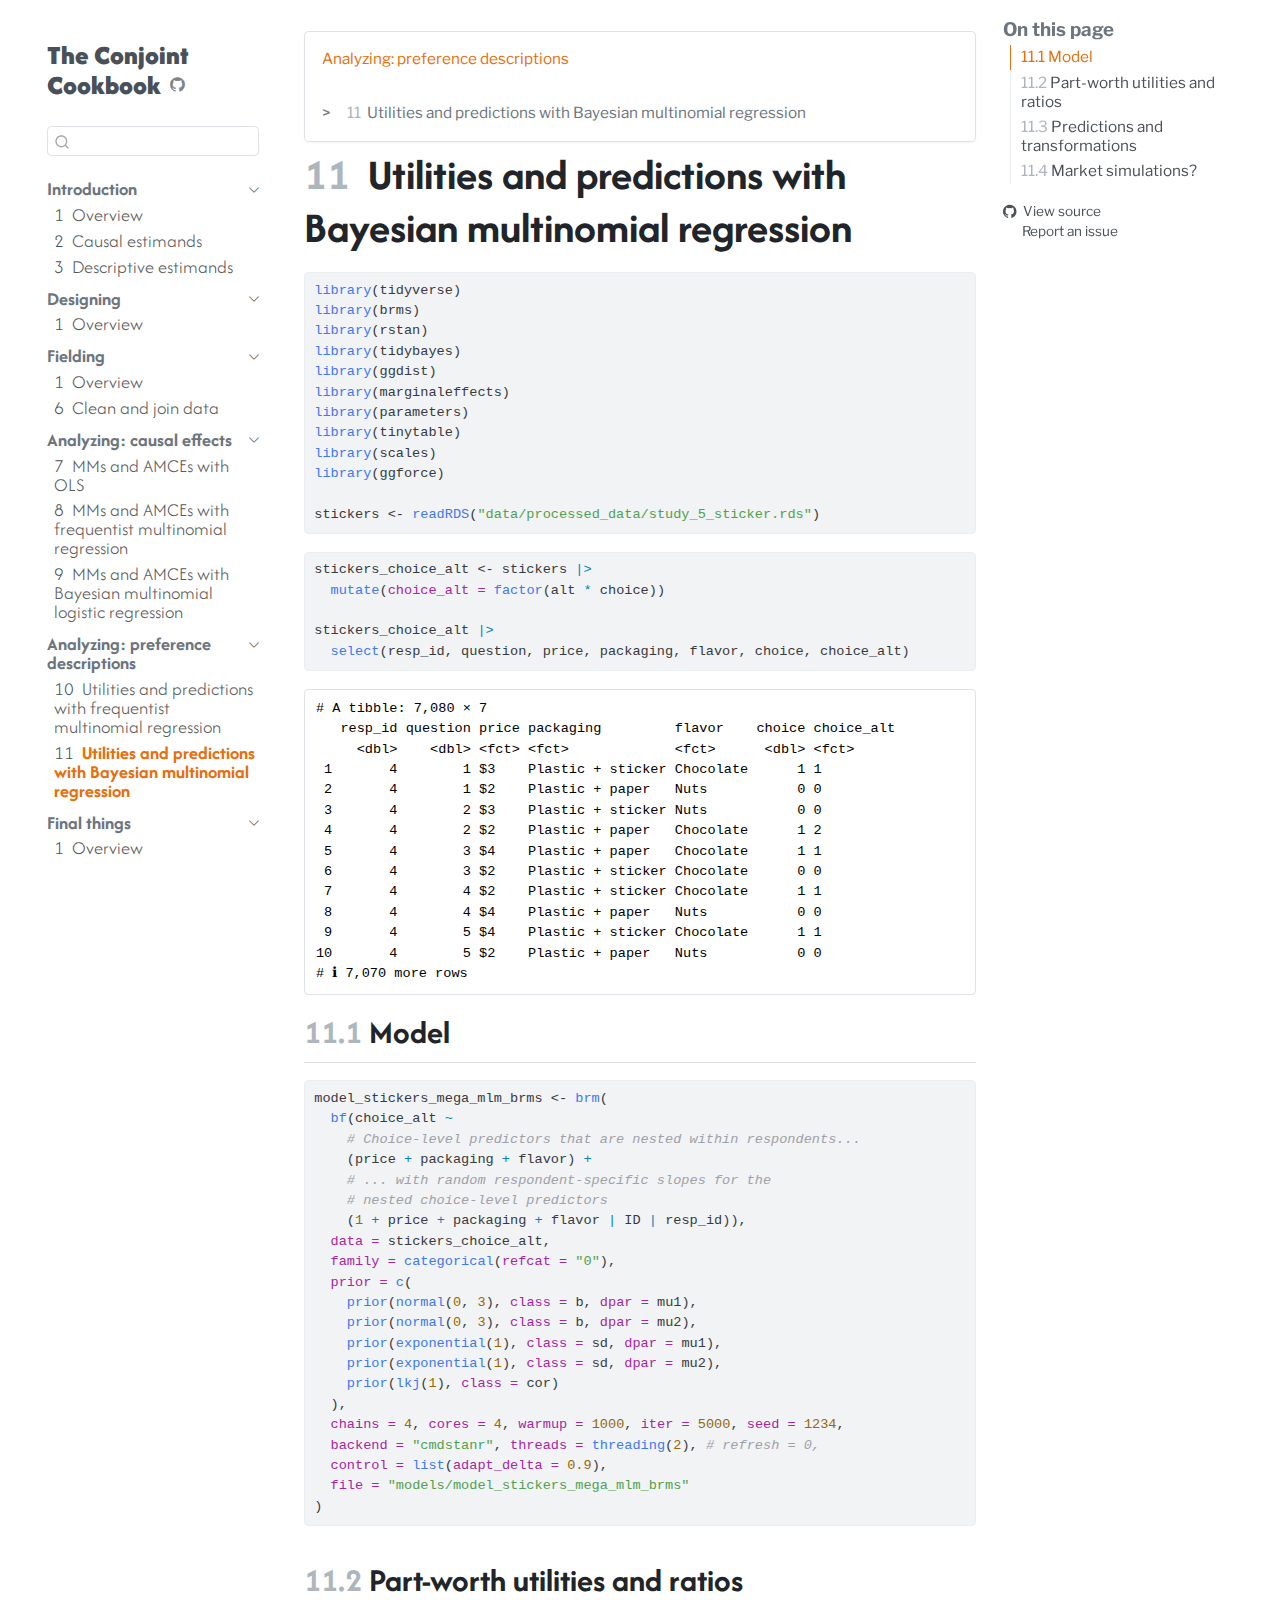
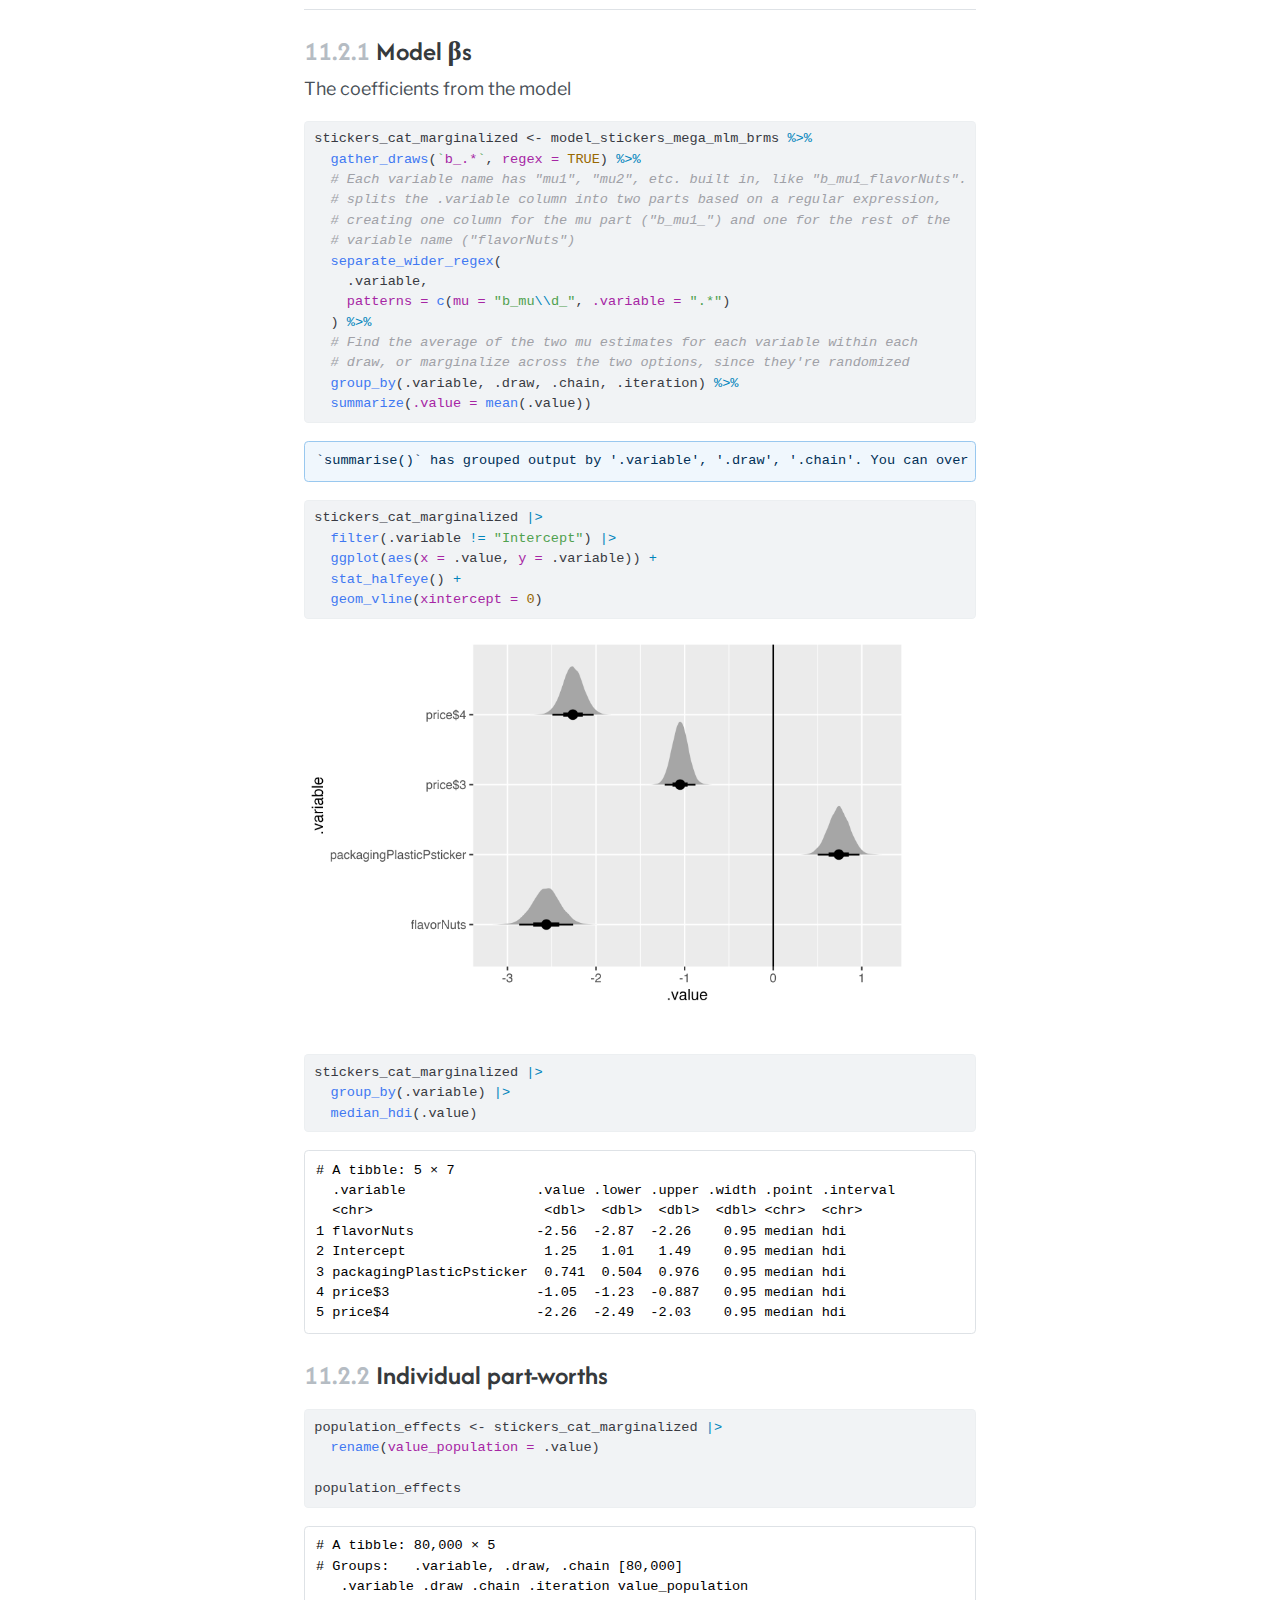
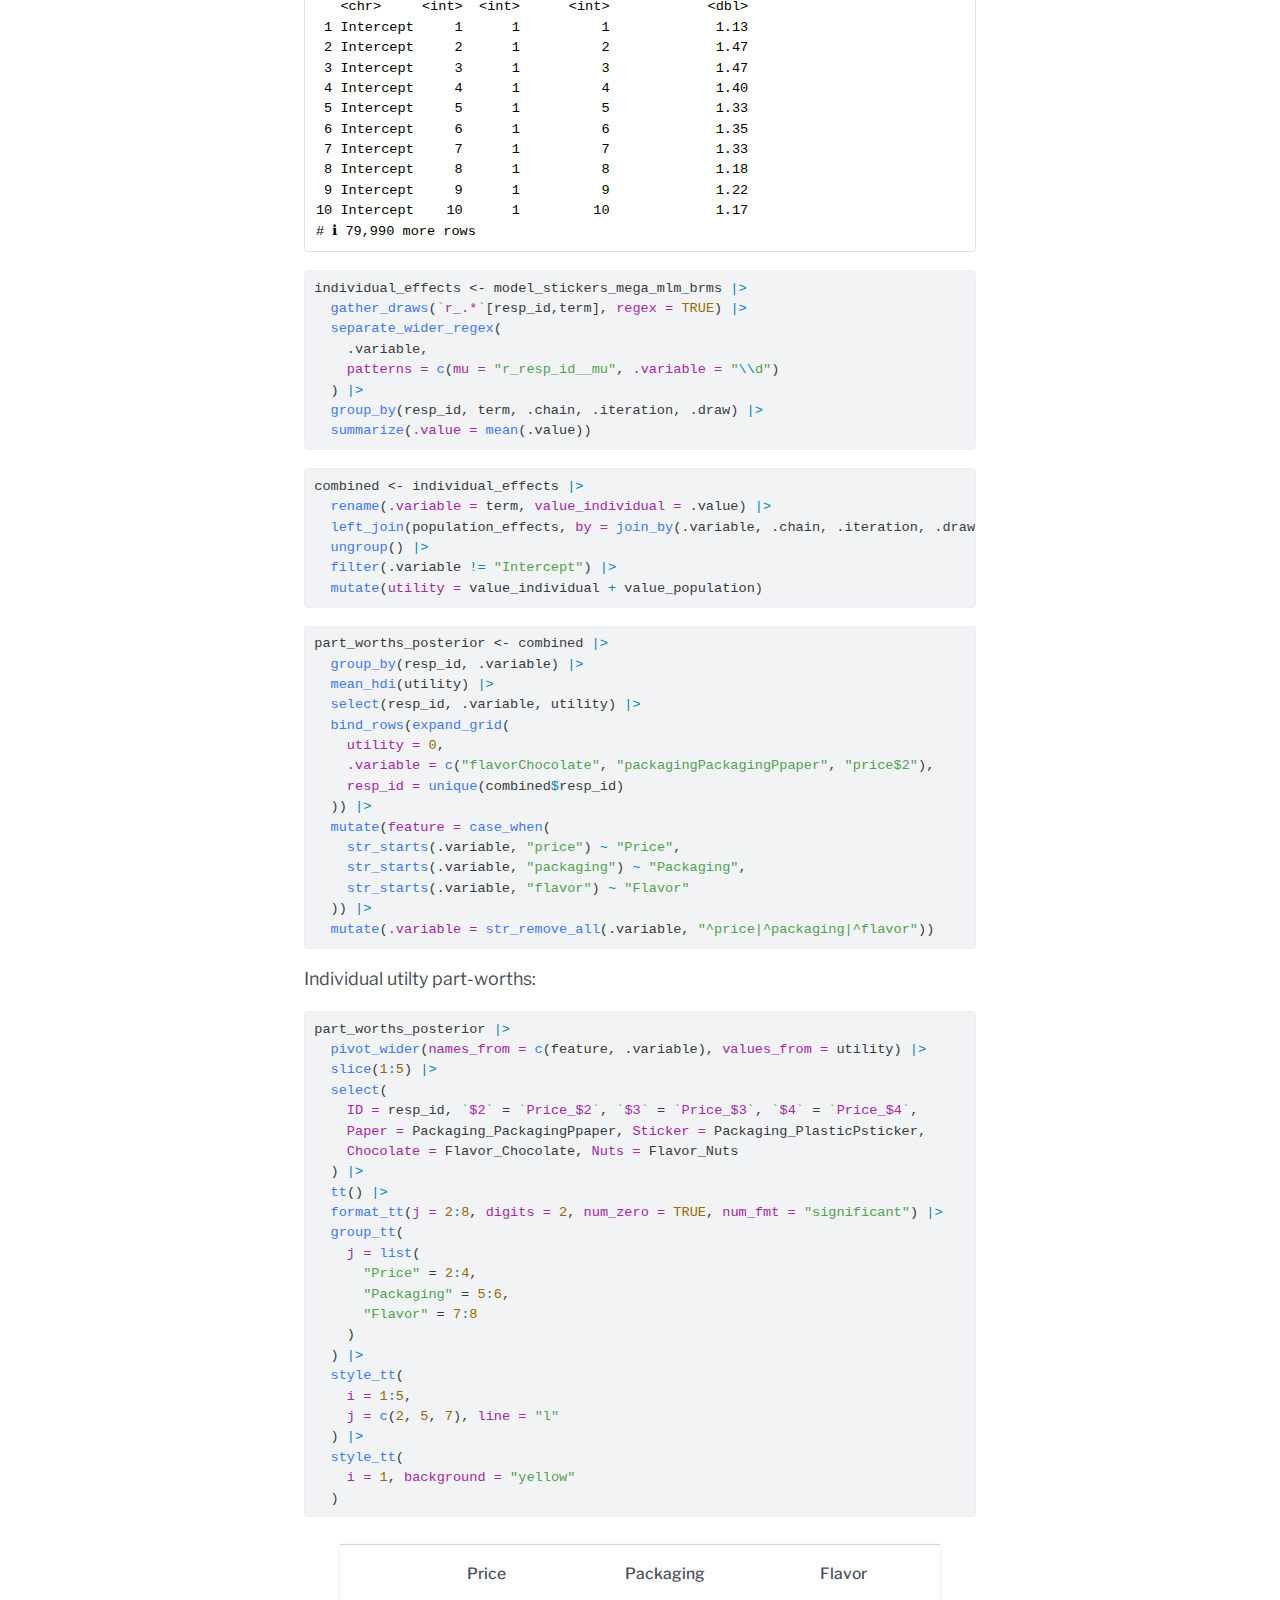
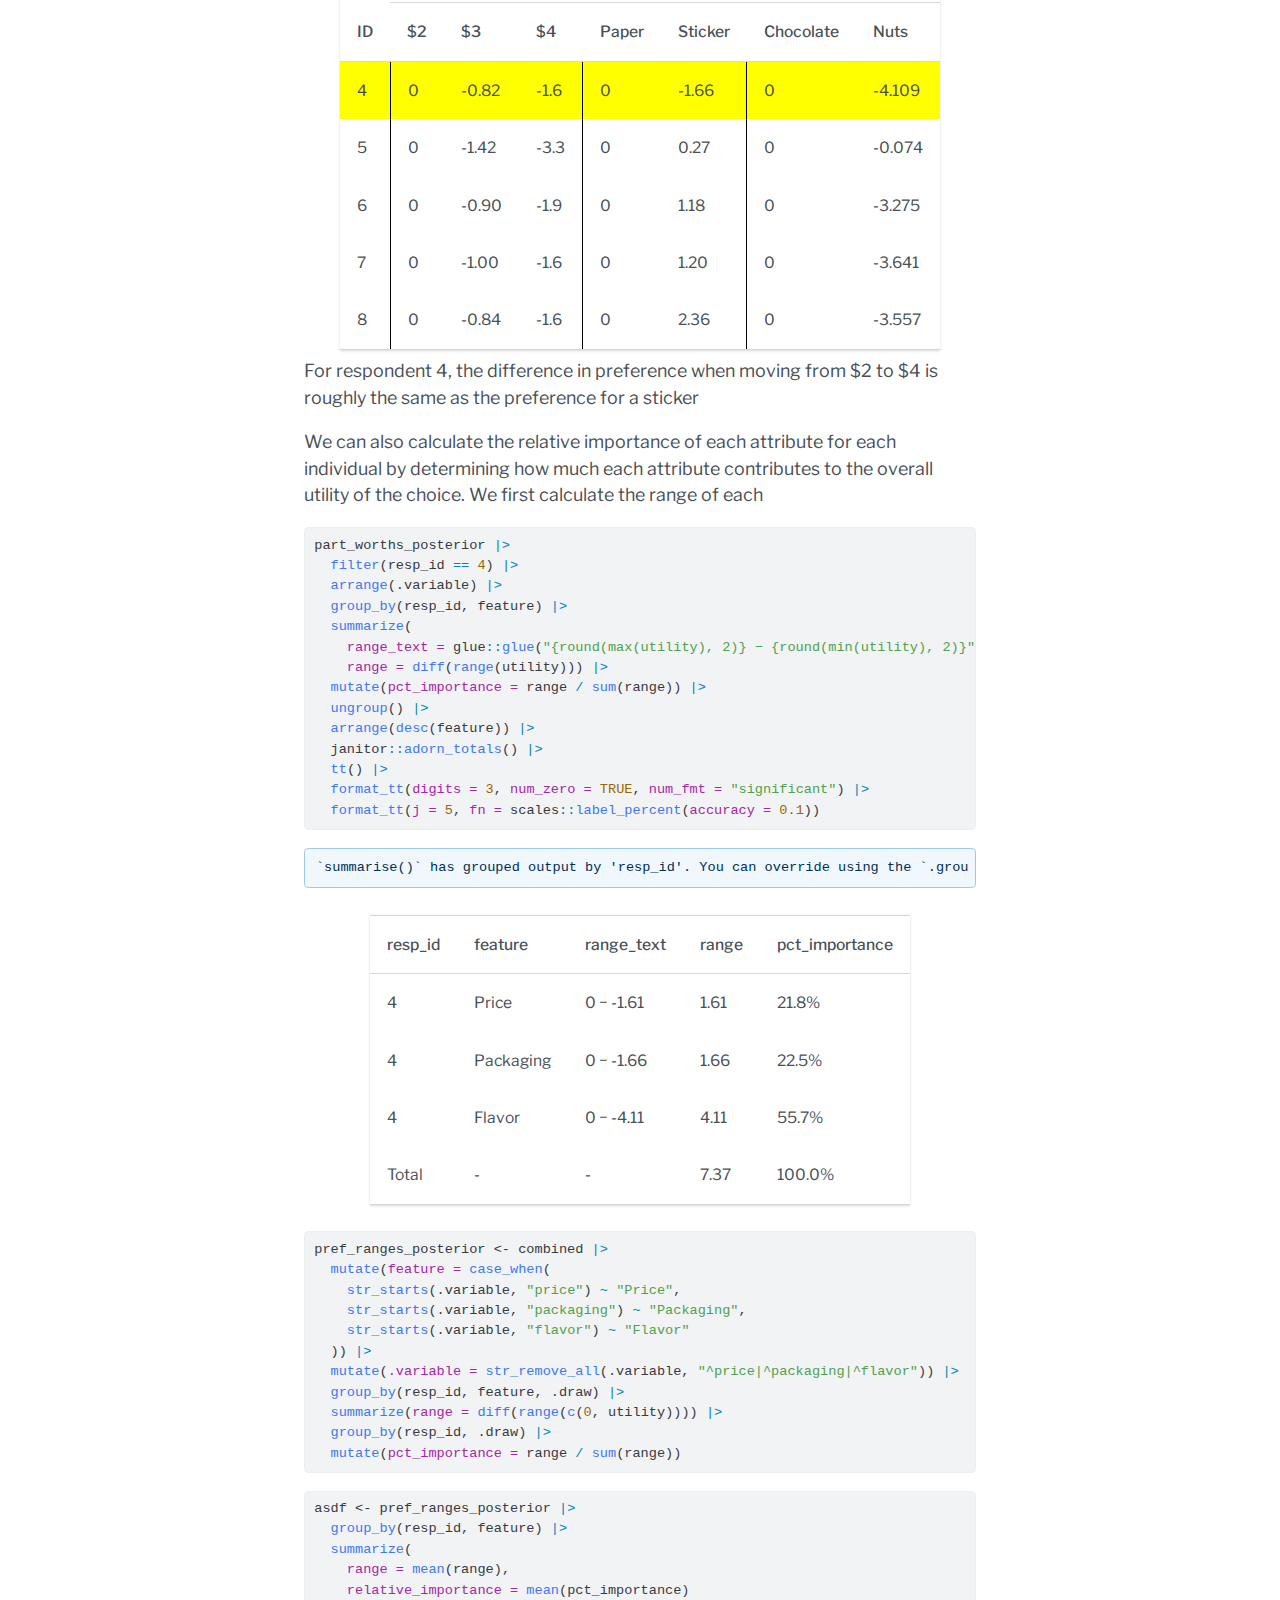
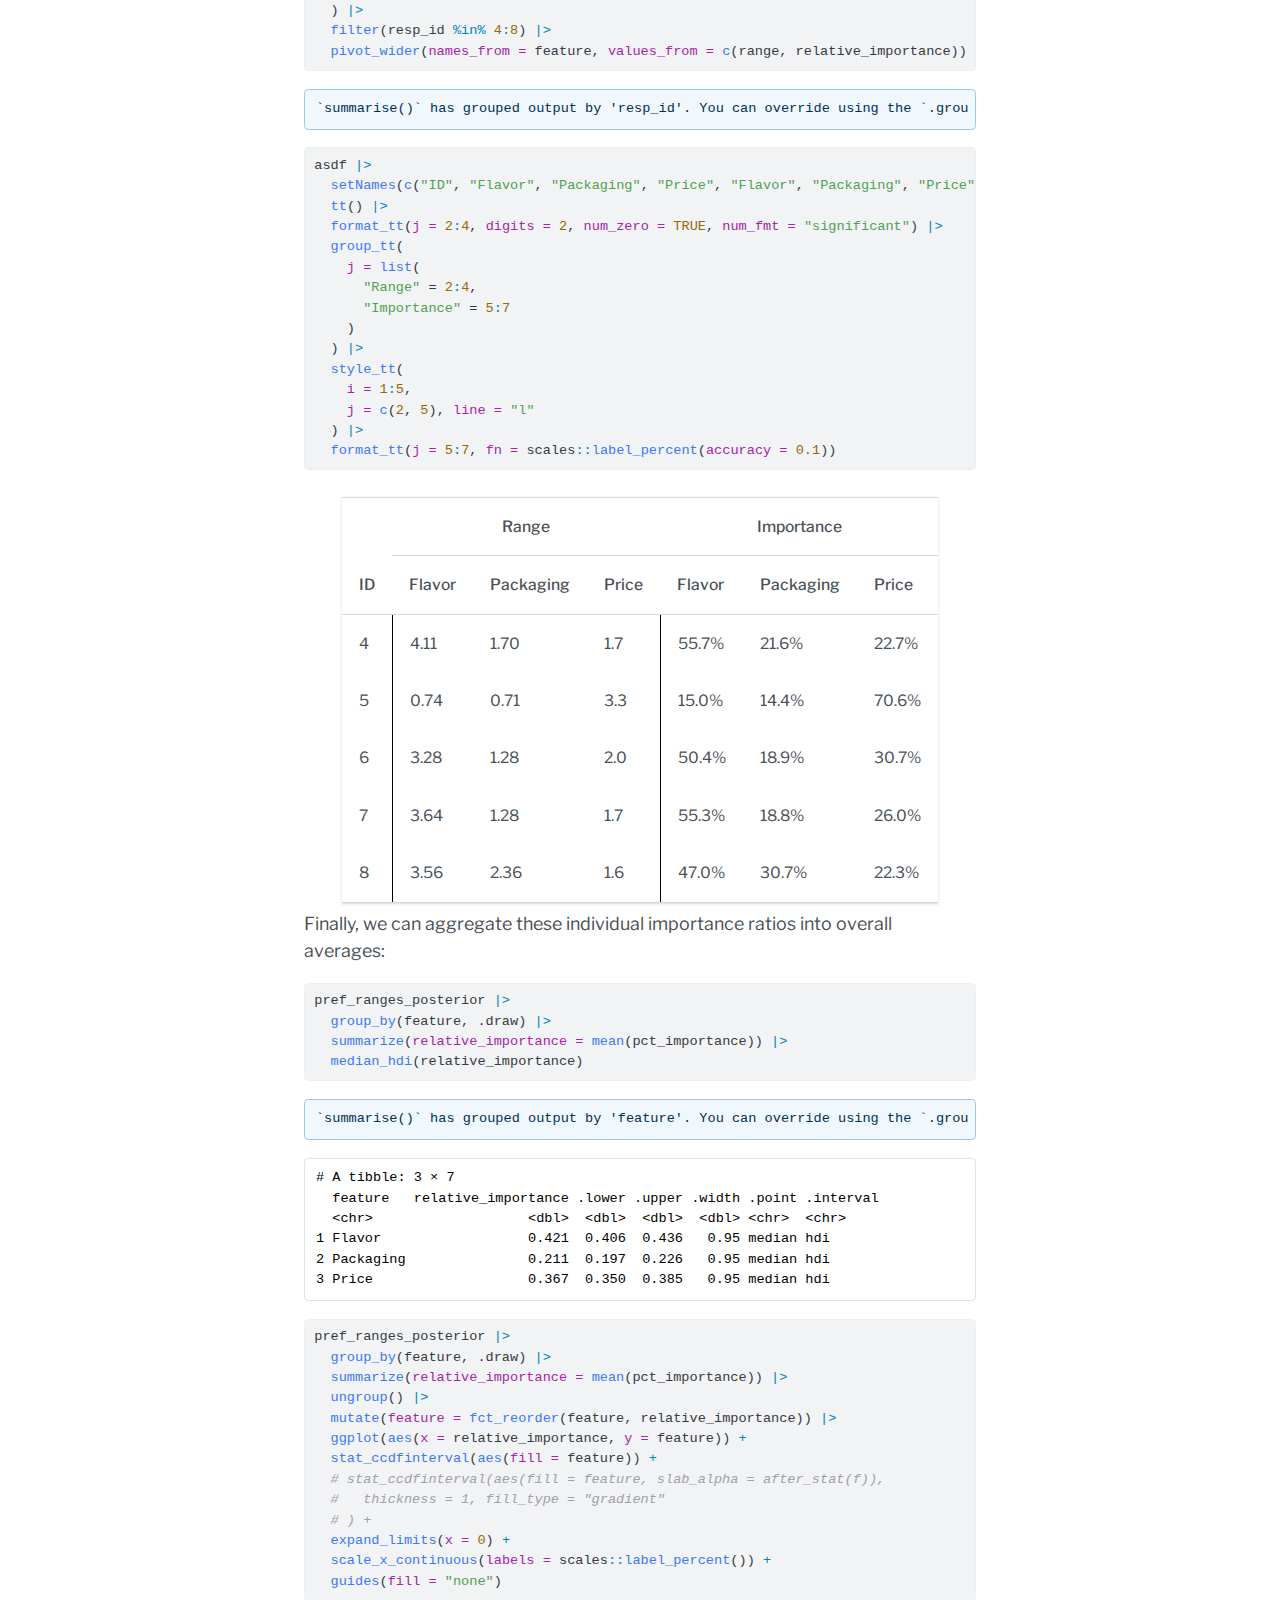
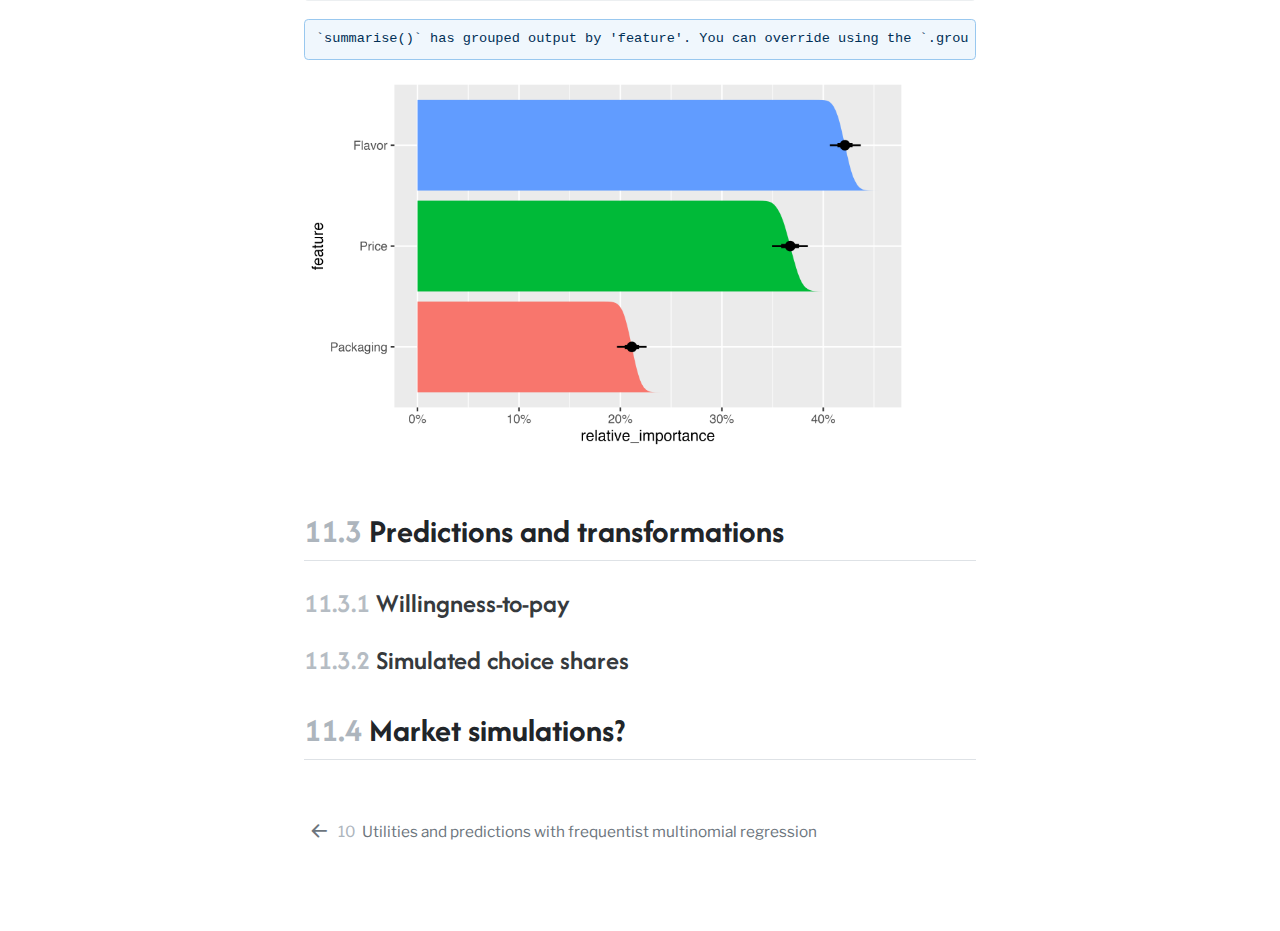
<file: utils-preds-bayes.html>
<!DOCTYPE html>
<html xmlns="http://www.w3.org/1999/xhtml" lang="en" xml:lang="en"><head>

<meta charset="utf-8">
<meta name="generator" content="quarto-1.8.20">

<meta name="viewport" content="width=device-width, initial-scale=1.0, user-scalable=yes">


<title>11&nbsp; Utilities and predictions with Bayesian multinomial regression – The Conjoint Cookbook</title>
<style>
code{white-space: pre-wrap;}
span.smallcaps{font-variant: small-caps;}
div.columns{display: flex; gap: min(4vw, 1.5em);}
div.column{flex: auto; overflow-x: auto;}
div.hanging-indent{margin-left: 1.5em; text-indent: -1.5em;}
ul.task-list{list-style: none;}
ul.task-list li input[type="checkbox"] {
  width: 0.8em;
  margin: 0 0.8em 0.2em -1em; /* quarto-specific, see https://github.com/quarto-dev/quarto-cli/issues/4556 */ 
  vertical-align: middle;
}
/* CSS for syntax highlighting */
html { -webkit-text-size-adjust: 100%; }
pre > code.sourceCode { white-space: pre; position: relative; }
pre > code.sourceCode > span { display: inline-block; line-height: 1.25; }
pre > code.sourceCode > span:empty { height: 1.2em; }
.sourceCode { overflow: visible; }
code.sourceCode > span { color: inherit; text-decoration: inherit; }
div.sourceCode { margin: 1em 0; }
pre.sourceCode { margin: 0; }
@media screen {
div.sourceCode { overflow: auto; }
}
@media print {
pre > code.sourceCode { white-space: pre-wrap; }
pre > code.sourceCode > span { text-indent: -5em; padding-left: 5em; }
}
pre.numberSource code
  { counter-reset: source-line 0; }
pre.numberSource code > span
  { position: relative; left: -4em; counter-increment: source-line; }
pre.numberSource code > span > a:first-child::before
  { content: counter(source-line);
    position: relative; left: -1em; text-align: right; vertical-align: baseline;
    border: none; display: inline-block;
    -webkit-touch-callout: none; -webkit-user-select: none;
    -khtml-user-select: none; -moz-user-select: none;
    -ms-user-select: none; user-select: none;
    padding: 0 4px; width: 4em;
  }
pre.numberSource { margin-left: 3em;  padding-left: 4px; }
div.sourceCode
  {   }
@media screen {
pre > code.sourceCode > span > a:first-child::before { text-decoration: underline; }
}
</style>


<script src="site_libs/quarto-nav/quarto-nav.js"></script>
<script src="site_libs/quarto-nav/headroom.min.js"></script>
<script src="site_libs/clipboard/clipboard.min.js"></script>
<script src="site_libs/quarto-search/autocomplete.umd.js"></script>
<script src="site_libs/quarto-search/fuse.min.js"></script>
<script src="site_libs/quarto-search/quarto-search.js"></script>
<meta name="quarto:offset" content="./">
<link href="./utils-preds-freq.html" rel="prev">
<script src="site_libs/quarto-html/quarto.js" type="module"></script>
<script src="site_libs/quarto-html/tabsets/tabsets.js" type="module"></script>
<script src="site_libs/quarto-html/axe/axe-check.js" type="module"></script>
<script src="site_libs/quarto-html/popper.min.js"></script>
<script src="site_libs/quarto-html/tippy.umd.min.js"></script>
<script src="site_libs/quarto-html/anchor.min.js"></script>
<link href="site_libs/quarto-html/tippy.css" rel="stylesheet">
<link href="site_libs/quarto-html/quarto-syntax-highlighting-5628b85c7e5f5edb209aa30c650de102.css" rel="stylesheet" id="quarto-text-highlighting-styles">
<script src="site_libs/bootstrap/bootstrap.min.js"></script>
<link href="site_libs/bootstrap/bootstrap-icons.css" rel="stylesheet">
<link href="site_libs/bootstrap/bootstrap-f37ccd74ca3bb498ff324fbda6f6e336.min.css" rel="stylesheet" append-hash="true" id="quarto-bootstrap" data-mode="light">
<link href="site_libs/quarto-contrib/output-styling/output-styling-default.css" rel="stylesheet">
<script id="quarto-search-options" type="application/json">{
  "location": "sidebar",
  "copy-button": false,
  "collapse-after": 3,
  "panel-placement": "start",
  "type": "textbox",
  "limit": 50,
  "keyboard-shortcut": [
    "f",
    "/",
    "s"
  ],
  "show-item-context": false,
  "language": {
    "search-no-results-text": "No results",
    "search-matching-documents-text": "matching documents",
    "search-copy-link-title": "Copy link to search",
    "search-hide-matches-text": "Hide additional matches",
    "search-more-match-text": "more match in this document",
    "search-more-matches-text": "more matches in this document",
    "search-clear-button-title": "Clear",
    "search-text-placeholder": "",
    "search-detached-cancel-button-title": "Cancel",
    "search-submit-button-title": "Submit",
    "search-label": "Search"
  }
}</script>
<link rel="preload" href="assets/fonts/AfacadFlux-VariableFont_slnt,wght.ttf" as="font" type="font/ttf" crossorigin="">
<link rel="preload" href="assets/fonts/LibreFranklin-VariableFont_wght.ttf" as="font" type="font/ttf" crossorigin="">
<link rel="preload" href="assets/fonts/LibreFranklin-Italic-VariableFont_wght.ttf" as="font" type="font/ttf" crossorigin="">


</head>

<body class="nav-sidebar floating quarto-light">

<div id="quarto-search-results"></div>
  <header id="quarto-header" class="headroom fixed-top">
  <nav class="quarto-secondary-nav">
    <div class="container-fluid d-flex">
      <button type="button" class="quarto-btn-toggle btn" data-bs-toggle="collapse" role="button" data-bs-target=".quarto-sidebar-collapse-item" aria-controls="quarto-sidebar" aria-expanded="false" aria-label="Toggle sidebar navigation" onclick="if (window.quartoToggleHeadroom) { window.quartoToggleHeadroom(); }">
        <i class="bi bi-layout-text-sidebar-reverse"></i>
      </button>
        <nav class="quarto-page-breadcrumbs" aria-label="breadcrumb"><ol class="breadcrumb"><li class="breadcrumb-item"><a href="./utils-preds-freq.html">Analyzing: preference descriptions</a></li><li class="breadcrumb-item"><a href="./utils-preds-bayes.html"><span class="chapter-number">11</span>&nbsp; <span class="chapter-title">Utilities and predictions with Bayesian multinomial regression</span></a></li></ol></nav>
        <a class="flex-grow-1" role="navigation" data-bs-toggle="collapse" data-bs-target=".quarto-sidebar-collapse-item" aria-controls="quarto-sidebar" aria-expanded="false" aria-label="Toggle sidebar navigation" onclick="if (window.quartoToggleHeadroom) { window.quartoToggleHeadroom(); }">      
        </a>
      <button type="button" class="btn quarto-search-button" aria-label="Search" onclick="window.quartoOpenSearch();">
        <i class="bi bi-search"></i>
      </button>
    </div>
  </nav>
</header>
<!-- content -->
<div id="quarto-content" class="quarto-container page-columns page-rows-contents page-layout-article">
<!-- sidebar -->
  <nav id="quarto-sidebar" class="sidebar collapse collapse-horizontal quarto-sidebar-collapse-item sidebar-navigation floating overflow-auto">
    <div class="pt-lg-2 mt-2 text-left sidebar-header sidebar-header-stacked">
      <a href="./index.html" class="sidebar-logo-link">
      </a>
    <div class="sidebar-title mb-0 py-0">
      <a href="./">The Conjoint Cookbook</a> 
        <div class="sidebar-tools-main">
    <a href="https://github.com/andrewheiss/golden-gorilla" title="Source Code" class="quarto-navigation-tool px-1" aria-label="Source Code"><i class="bi bi-github"></i></a>
</div>
    </div>
      </div>
        <div class="mt-2 flex-shrink-0 align-items-center">
        <div class="sidebar-search">
        <div id="quarto-search" class="" title="Search"></div>
        </div>
        </div>
    <div class="sidebar-menu-container"> 
    <ul class="list-unstyled mt-1">
        <li class="sidebar-item sidebar-item-section">
      <div class="sidebar-item-container"> 
            <a class="sidebar-item-text sidebar-link text-start" data-bs-toggle="collapse" data-bs-target="#quarto-sidebar-section-1" role="navigation" aria-expanded="true">
 <span class="menu-text">Introduction</span></a>
          <a class="sidebar-item-toggle text-start" data-bs-toggle="collapse" data-bs-target="#quarto-sidebar-section-1" role="navigation" aria-expanded="true" aria-label="Toggle section">
            <i class="bi bi-chevron-right ms-2"></i>
          </a> 
      </div>
      <ul id="quarto-sidebar-section-1" class="collapse list-unstyled sidebar-section depth1 show">  
          <li class="sidebar-item">
  <div class="sidebar-item-container"> 
  <a href="./index.html" class="sidebar-item-text sidebar-link">
 <span class="menu-text"><span class="chapter-number">1</span>&nbsp; <span class="chapter-title">Overview</span></span></a>
  </div>
</li>
          <li class="sidebar-item">
  <div class="sidebar-item-container"> 
  <a href="./mms-amces.html" class="sidebar-item-text sidebar-link">
 <span class="menu-text"><span class="chapter-number">2</span>&nbsp; <span class="chapter-title">Causal estimands</span></span></a>
  </div>
</li>
          <li class="sidebar-item">
  <div class="sidebar-item-container"> 
  <a href="./utils-preds.html" class="sidebar-item-text sidebar-link">
 <span class="menu-text"><span class="chapter-number">3</span>&nbsp; <span class="chapter-title">Descriptive estimands</span></span></a>
  </div>
</li>
      </ul>
  </li>
        <li class="sidebar-item sidebar-item-section">
      <div class="sidebar-item-container"> 
            <a class="sidebar-item-text sidebar-link text-start" data-bs-toggle="collapse" data-bs-target="#quarto-sidebar-section-2" role="navigation" aria-expanded="true">
 <span class="menu-text">Designing</span></a>
          <a class="sidebar-item-toggle text-start" data-bs-toggle="collapse" data-bs-target="#quarto-sidebar-section-2" role="navigation" aria-expanded="true" aria-label="Toggle section">
            <i class="bi bi-chevron-right ms-2"></i>
          </a> 
      </div>
      <ul id="quarto-sidebar-section-2" class="collapse list-unstyled sidebar-section depth1 show">  
          <li class="sidebar-item">
  <div class="sidebar-item-container"> 
  <a href="./index.html" class="sidebar-item-text sidebar-link">
 <span class="menu-text"><span class="chapter-number">1</span>&nbsp; <span class="chapter-title">Overview</span></span></a>
  </div>
</li>
      </ul>
  </li>
        <li class="sidebar-item sidebar-item-section">
      <div class="sidebar-item-container"> 
            <a class="sidebar-item-text sidebar-link text-start" data-bs-toggle="collapse" data-bs-target="#quarto-sidebar-section-3" role="navigation" aria-expanded="true">
 <span class="menu-text">Fielding</span></a>
          <a class="sidebar-item-toggle text-start" data-bs-toggle="collapse" data-bs-target="#quarto-sidebar-section-3" role="navigation" aria-expanded="true" aria-label="Toggle section">
            <i class="bi bi-chevron-right ms-2"></i>
          </a> 
      </div>
      <ul id="quarto-sidebar-section-3" class="collapse list-unstyled sidebar-section depth1 show">  
          <li class="sidebar-item">
  <div class="sidebar-item-container"> 
  <a href="./index.html" class="sidebar-item-text sidebar-link">
 <span class="menu-text"><span class="chapter-number">1</span>&nbsp; <span class="chapter-title">Overview</span></span></a>
  </div>
</li>
          <li class="sidebar-item">
  <div class="sidebar-item-container"> 
  <a href="./process-reshape-data.html" class="sidebar-item-text sidebar-link">
 <span class="menu-text"><span class="chapter-number">6</span>&nbsp; <span class="chapter-title">Clean and join data</span></span></a>
  </div>
</li>
      </ul>
  </li>
        <li class="sidebar-item sidebar-item-section">
      <div class="sidebar-item-container"> 
            <a class="sidebar-item-text sidebar-link text-start" data-bs-toggle="collapse" data-bs-target="#quarto-sidebar-section-4" role="navigation" aria-expanded="true">
 <span class="menu-text">Analyzing: causal effects</span></a>
          <a class="sidebar-item-toggle text-start" data-bs-toggle="collapse" data-bs-target="#quarto-sidebar-section-4" role="navigation" aria-expanded="true" aria-label="Toggle section">
            <i class="bi bi-chevron-right ms-2"></i>
          </a> 
      </div>
      <ul id="quarto-sidebar-section-4" class="collapse list-unstyled sidebar-section depth1 show">  
          <li class="sidebar-item">
  <div class="sidebar-item-container"> 
  <a href="./mms-amces-ols.html" class="sidebar-item-text sidebar-link">
 <span class="menu-text"><span class="chapter-number">7</span>&nbsp; <span class="chapter-title">MMs and AMCEs with OLS</span></span></a>
  </div>
</li>
          <li class="sidebar-item">
  <div class="sidebar-item-container"> 
  <a href="./mms-amces-multinomial.html" class="sidebar-item-text sidebar-link">
 <span class="menu-text"><span class="chapter-number">8</span>&nbsp; <span class="chapter-title">MMs and AMCEs with frequentist multinomial regression</span></span></a>
  </div>
</li>
          <li class="sidebar-item">
  <div class="sidebar-item-container"> 
  <a href="./mms-amces-bayes.html" class="sidebar-item-text sidebar-link">
 <span class="menu-text"><span class="chapter-number">9</span>&nbsp; <span class="chapter-title">MMs and AMCEs with Bayesian multinomial logistic regression</span></span></a>
  </div>
</li>
      </ul>
  </li>
        <li class="sidebar-item sidebar-item-section">
      <div class="sidebar-item-container"> 
            <a class="sidebar-item-text sidebar-link text-start" data-bs-toggle="collapse" data-bs-target="#quarto-sidebar-section-5" role="navigation" aria-expanded="true">
 <span class="menu-text">Analyzing: preference descriptions</span></a>
          <a class="sidebar-item-toggle text-start" data-bs-toggle="collapse" data-bs-target="#quarto-sidebar-section-5" role="navigation" aria-expanded="true" aria-label="Toggle section">
            <i class="bi bi-chevron-right ms-2"></i>
          </a> 
      </div>
      <ul id="quarto-sidebar-section-5" class="collapse list-unstyled sidebar-section depth1 show">  
          <li class="sidebar-item">
  <div class="sidebar-item-container"> 
  <a href="./utils-preds-freq.html" class="sidebar-item-text sidebar-link">
 <span class="menu-text"><span class="chapter-number">10</span>&nbsp; <span class="chapter-title">Utilities and predictions with frequentist multinomial regression</span></span></a>
  </div>
</li>
          <li class="sidebar-item">
  <div class="sidebar-item-container"> 
  <a href="./utils-preds-bayes.html" class="sidebar-item-text sidebar-link active">
 <span class="menu-text"><span class="chapter-number">11</span>&nbsp; <span class="chapter-title">Utilities and predictions with Bayesian multinomial regression</span></span></a>
  </div>
</li>
      </ul>
  </li>
        <li class="sidebar-item sidebar-item-section">
      <div class="sidebar-item-container"> 
            <a class="sidebar-item-text sidebar-link text-start" data-bs-toggle="collapse" data-bs-target="#quarto-sidebar-section-6" role="navigation" aria-expanded="true">
 <span class="menu-text">Final things</span></a>
          <a class="sidebar-item-toggle text-start" data-bs-toggle="collapse" data-bs-target="#quarto-sidebar-section-6" role="navigation" aria-expanded="true" aria-label="Toggle section">
            <i class="bi bi-chevron-right ms-2"></i>
          </a> 
      </div>
      <ul id="quarto-sidebar-section-6" class="collapse list-unstyled sidebar-section depth1 show">  
          <li class="sidebar-item">
  <div class="sidebar-item-container"> 
  <a href="./index.html" class="sidebar-item-text sidebar-link">
 <span class="menu-text"><span class="chapter-number">1</span>&nbsp; <span class="chapter-title">Overview</span></span></a>
  </div>
</li>
      </ul>
  </li>
    </ul>
    </div>
</nav>
<div id="quarto-sidebar-glass" class="quarto-sidebar-collapse-item" data-bs-toggle="collapse" data-bs-target=".quarto-sidebar-collapse-item"></div>
<!-- margin-sidebar -->
    <div id="quarto-margin-sidebar" class="sidebar margin-sidebar">
        <nav id="TOC" role="doc-toc" class="toc-active">
    <h2 id="toc-title">On this page</h2>
   
  <ul>
  <li><a href="#model" id="toc-model" class="nav-link active" data-scroll-target="#model"><span class="header-section-number">11.1</span> Model</a></li>
  <li><a href="#part-worth-utilities-and-ratios" id="toc-part-worth-utilities-and-ratios" class="nav-link" data-scroll-target="#part-worth-utilities-and-ratios"><span class="header-section-number">11.2</span> Part-worth utilities and ratios</a>
  <ul class="collapse">
  <li><a href="#model-βs" id="toc-model-βs" class="nav-link" data-scroll-target="#model-βs"><span class="header-section-number">11.2.1</span> Model βs</a></li>
  <li><a href="#individual-part-worths" id="toc-individual-part-worths" class="nav-link" data-scroll-target="#individual-part-worths"><span class="header-section-number">11.2.2</span> Individual part-worths</a></li>
  </ul></li>
  <li><a href="#predictions-and-transformations" id="toc-predictions-and-transformations" class="nav-link" data-scroll-target="#predictions-and-transformations"><span class="header-section-number">11.3</span> Predictions and transformations</a>
  <ul class="collapse">
  <li><a href="#willingness-to-pay" id="toc-willingness-to-pay" class="nav-link" data-scroll-target="#willingness-to-pay"><span class="header-section-number">11.3.1</span> Willingness-to-pay</a></li>
  <li><a href="#simulated-choice-shares" id="toc-simulated-choice-shares" class="nav-link" data-scroll-target="#simulated-choice-shares"><span class="header-section-number">11.3.2</span> Simulated choice shares</a></li>
  </ul></li>
  <li><a href="#market-simulations" id="toc-market-simulations" class="nav-link" data-scroll-target="#market-simulations"><span class="header-section-number">11.4</span> Market simulations?</a></li>
  </ul>
<div class="toc-actions"><ul><li><a href="https://github.com/andrewheiss/golden-gorilla/blob/main/utils-preds-bayes.qmd" class="toc-action"><i class="bi bi-github"></i>View source</a></li><li><a href="https://github.com/andrewheiss/golden-gorilla/issues/new" class="toc-action"><i class="bi empty"></i>Report an issue</a></li></ul></div></nav>
    </div>
<!-- main -->
<main class="content" id="quarto-document-content">

<header id="title-block-header" class="quarto-title-block default"><nav class="quarto-page-breadcrumbs quarto-title-breadcrumbs d-none d-lg-block" aria-label="breadcrumb"><ol class="breadcrumb"><li class="breadcrumb-item"><a href="./utils-preds-freq.html">Analyzing: preference descriptions</a></li><li class="breadcrumb-item"><a href="./utils-preds-bayes.html"><span class="chapter-number">11</span>&nbsp; <span class="chapter-title">Utilities and predictions with Bayesian multinomial regression</span></a></li></ol></nav>
<div class="quarto-title">
<h1 class="title"><span class="chapter-number">11</span>&nbsp; <span class="chapter-title">Utilities and predictions with Bayesian multinomial regression</span></h1>
</div>



<div class="quarto-title-meta">

    
  
    
  </div>
  


</header>


<div class="cell">
<div class="code-copy-outer-scaffold"><div class="sourceCode cell-code" id="cb1"><pre class="sourceCode r code-with-copy"><code class="sourceCode r"><span id="cb1-1"><a href="#cb1-1" aria-hidden="true" tabindex="-1"></a><span class="fu">library</span>(tidyverse)</span>
<span id="cb1-2"><a href="#cb1-2" aria-hidden="true" tabindex="-1"></a><span class="fu">library</span>(brms)</span>
<span id="cb1-3"><a href="#cb1-3" aria-hidden="true" tabindex="-1"></a><span class="fu">library</span>(rstan)</span>
<span id="cb1-4"><a href="#cb1-4" aria-hidden="true" tabindex="-1"></a><span class="fu">library</span>(tidybayes)</span>
<span id="cb1-5"><a href="#cb1-5" aria-hidden="true" tabindex="-1"></a><span class="fu">library</span>(ggdist)</span>
<span id="cb1-6"><a href="#cb1-6" aria-hidden="true" tabindex="-1"></a><span class="fu">library</span>(marginaleffects)</span>
<span id="cb1-7"><a href="#cb1-7" aria-hidden="true" tabindex="-1"></a><span class="fu">library</span>(parameters)</span>
<span id="cb1-8"><a href="#cb1-8" aria-hidden="true" tabindex="-1"></a><span class="fu">library</span>(tinytable)</span>
<span id="cb1-9"><a href="#cb1-9" aria-hidden="true" tabindex="-1"></a><span class="fu">library</span>(scales)</span>
<span id="cb1-10"><a href="#cb1-10" aria-hidden="true" tabindex="-1"></a><span class="fu">library</span>(ggforce)</span>
<span id="cb1-11"><a href="#cb1-11" aria-hidden="true" tabindex="-1"></a></span>
<span id="cb1-12"><a href="#cb1-12" aria-hidden="true" tabindex="-1"></a>stickers <span class="ot">&lt;-</span> <span class="fu">readRDS</span>(<span class="st">"data/processed_data/study_5_sticker.rds"</span>)</span></code></pre></div><button title="Copy to Clipboard" class="code-copy-button"><i class="bi"></i></button></div>
</div>
<div class="cell">
<div class="code-copy-outer-scaffold"><div class="sourceCode cell-code" id="cb2"><pre class="sourceCode r code-with-copy"><code class="sourceCode r"><span id="cb2-1"><a href="#cb2-1" aria-hidden="true" tabindex="-1"></a>stickers_choice_alt <span class="ot">&lt;-</span> stickers <span class="sc">|&gt;</span></span>
<span id="cb2-2"><a href="#cb2-2" aria-hidden="true" tabindex="-1"></a>  <span class="fu">mutate</span>(<span class="at">choice_alt =</span> <span class="fu">factor</span>(alt <span class="sc">*</span> choice))</span>
<span id="cb2-3"><a href="#cb2-3" aria-hidden="true" tabindex="-1"></a></span>
<span id="cb2-4"><a href="#cb2-4" aria-hidden="true" tabindex="-1"></a>stickers_choice_alt <span class="sc">|&gt;</span></span>
<span id="cb2-5"><a href="#cb2-5" aria-hidden="true" tabindex="-1"></a>  <span class="fu">select</span>(resp_id, question, price, packaging, flavor, choice, choice_alt)</span></code></pre></div><button title="Copy to Clipboard" class="code-copy-button"><i class="bi"></i></button></div>
<div class="cell-output cell-output-stdout">
<pre><code># A tibble: 7,080 × 7
   resp_id question price packaging         flavor    choice choice_alt
     &lt;dbl&gt;    &lt;dbl&gt; &lt;fct&gt; &lt;fct&gt;             &lt;fct&gt;      &lt;dbl&gt; &lt;fct&gt;     
 1       4        1 $3    Plastic + sticker Chocolate      1 1         
 2       4        1 $2    Plastic + paper   Nuts           0 0         
 3       4        2 $3    Plastic + sticker Nuts           0 0         
 4       4        2 $2    Plastic + paper   Chocolate      1 2         
 5       4        3 $4    Plastic + paper   Chocolate      1 1         
 6       4        3 $2    Plastic + sticker Chocolate      0 0         
 7       4        4 $2    Plastic + sticker Chocolate      1 1         
 8       4        4 $4    Plastic + paper   Nuts           0 0         
 9       4        5 $4    Plastic + sticker Chocolate      1 1         
10       4        5 $2    Plastic + paper   Nuts           0 0         
# ℹ 7,070 more rows</code></pre>
</div>
</div>
<section id="model" class="level2" data-number="11.1">
<h2 data-number="11.1" class="anchored" data-anchor-id="model"><span class="header-section-number">11.1</span> Model</h2>
<div class="cell">
<div class="code-copy-outer-scaffold"><div class="sourceCode cell-code" id="cb4"><pre class="sourceCode r code-with-copy"><code class="sourceCode r"><span id="cb4-1"><a href="#cb4-1" aria-hidden="true" tabindex="-1"></a>model_stickers_mega_mlm_brms <span class="ot">&lt;-</span> <span class="fu">brm</span>(</span>
<span id="cb4-2"><a href="#cb4-2" aria-hidden="true" tabindex="-1"></a>  <span class="fu">bf</span>(choice_alt <span class="sc">~</span></span>
<span id="cb4-3"><a href="#cb4-3" aria-hidden="true" tabindex="-1"></a>    <span class="co"># Choice-level predictors that are nested within respondents...</span></span>
<span id="cb4-4"><a href="#cb4-4" aria-hidden="true" tabindex="-1"></a>    (price <span class="sc">+</span> packaging <span class="sc">+</span> flavor) <span class="sc">+</span></span>
<span id="cb4-5"><a href="#cb4-5" aria-hidden="true" tabindex="-1"></a>    <span class="co"># ... with random respondent-specific slopes for the</span></span>
<span id="cb4-6"><a href="#cb4-6" aria-hidden="true" tabindex="-1"></a>    <span class="co"># nested choice-level predictors</span></span>
<span id="cb4-7"><a href="#cb4-7" aria-hidden="true" tabindex="-1"></a>    (<span class="dv">1</span> <span class="sc">+</span> price <span class="sc">+</span> packaging <span class="sc">+</span> flavor <span class="sc">|</span> ID <span class="sc">|</span> resp_id)),</span>
<span id="cb4-8"><a href="#cb4-8" aria-hidden="true" tabindex="-1"></a>  <span class="at">data =</span> stickers_choice_alt,</span>
<span id="cb4-9"><a href="#cb4-9" aria-hidden="true" tabindex="-1"></a>  <span class="at">family =</span> <span class="fu">categorical</span>(<span class="at">refcat =</span> <span class="st">"0"</span>),</span>
<span id="cb4-10"><a href="#cb4-10" aria-hidden="true" tabindex="-1"></a>  <span class="at">prior =</span> <span class="fu">c</span>(</span>
<span id="cb4-11"><a href="#cb4-11" aria-hidden="true" tabindex="-1"></a>    <span class="fu">prior</span>(<span class="fu">normal</span>(<span class="dv">0</span>, <span class="dv">3</span>), <span class="at">class =</span> b, <span class="at">dpar =</span> mu1),</span>
<span id="cb4-12"><a href="#cb4-12" aria-hidden="true" tabindex="-1"></a>    <span class="fu">prior</span>(<span class="fu">normal</span>(<span class="dv">0</span>, <span class="dv">3</span>), <span class="at">class =</span> b, <span class="at">dpar =</span> mu2),</span>
<span id="cb4-13"><a href="#cb4-13" aria-hidden="true" tabindex="-1"></a>    <span class="fu">prior</span>(<span class="fu">exponential</span>(<span class="dv">1</span>), <span class="at">class =</span> sd, <span class="at">dpar =</span> mu1),</span>
<span id="cb4-14"><a href="#cb4-14" aria-hidden="true" tabindex="-1"></a>    <span class="fu">prior</span>(<span class="fu">exponential</span>(<span class="dv">1</span>), <span class="at">class =</span> sd, <span class="at">dpar =</span> mu2),</span>
<span id="cb4-15"><a href="#cb4-15" aria-hidden="true" tabindex="-1"></a>    <span class="fu">prior</span>(<span class="fu">lkj</span>(<span class="dv">1</span>), <span class="at">class =</span> cor)</span>
<span id="cb4-16"><a href="#cb4-16" aria-hidden="true" tabindex="-1"></a>  ),</span>
<span id="cb4-17"><a href="#cb4-17" aria-hidden="true" tabindex="-1"></a>  <span class="at">chains =</span> <span class="dv">4</span>, <span class="at">cores =</span> <span class="dv">4</span>, <span class="at">warmup =</span> <span class="dv">1000</span>, <span class="at">iter =</span> <span class="dv">5000</span>, <span class="at">seed =</span> <span class="dv">1234</span>,</span>
<span id="cb4-18"><a href="#cb4-18" aria-hidden="true" tabindex="-1"></a>  <span class="at">backend =</span> <span class="st">"cmdstanr"</span>, <span class="at">threads =</span> <span class="fu">threading</span>(<span class="dv">2</span>), <span class="co"># refresh = 0,</span></span>
<span id="cb4-19"><a href="#cb4-19" aria-hidden="true" tabindex="-1"></a>  <span class="at">control =</span> <span class="fu">list</span>(<span class="at">adapt_delta =</span> <span class="fl">0.9</span>),</span>
<span id="cb4-20"><a href="#cb4-20" aria-hidden="true" tabindex="-1"></a>  <span class="at">file =</span> <span class="st">"models/model_stickers_mega_mlm_brms"</span></span>
<span id="cb4-21"><a href="#cb4-21" aria-hidden="true" tabindex="-1"></a>)</span></code></pre></div><button title="Copy to Clipboard" class="code-copy-button"><i class="bi"></i></button></div>
</div>
</section>
<section id="part-worth-utilities-and-ratios" class="level2" data-number="11.2">
<h2 data-number="11.2" class="anchored" data-anchor-id="part-worth-utilities-and-ratios"><span class="header-section-number">11.2</span> Part-worth utilities and ratios</h2>
<section id="model-βs" class="level3" data-number="11.2.1">
<h3 data-number="11.2.1" class="anchored" data-anchor-id="model-βs"><span class="header-section-number">11.2.1</span> Model βs</h3>
<p>The coefficients from the model</p>
<div class="cell">
<div class="code-copy-outer-scaffold"><div class="sourceCode cell-code" id="cb5"><pre class="sourceCode r code-with-copy"><code class="sourceCode r"><span id="cb5-1"><a href="#cb5-1" aria-hidden="true" tabindex="-1"></a>stickers_cat_marginalized <span class="ot">&lt;-</span> model_stickers_mega_mlm_brms <span class="sc">%&gt;%</span> </span>
<span id="cb5-2"><a href="#cb5-2" aria-hidden="true" tabindex="-1"></a>  <span class="fu">gather_draws</span>(<span class="st">`</span><span class="at">b_.*</span><span class="st">`</span>, <span class="at">regex =</span> <span class="cn">TRUE</span>) <span class="sc">%&gt;%</span> </span>
<span id="cb5-3"><a href="#cb5-3" aria-hidden="true" tabindex="-1"></a>  <span class="co"># Each variable name has "mu1", "mu2", etc. built in, like "b_mu1_flavorNuts". This</span></span>
<span id="cb5-4"><a href="#cb5-4" aria-hidden="true" tabindex="-1"></a>  <span class="co"># splits the .variable column into two parts based on a regular expression,</span></span>
<span id="cb5-5"><a href="#cb5-5" aria-hidden="true" tabindex="-1"></a>  <span class="co"># creating one column for the mu part ("b_mu1_") and one for the rest of the</span></span>
<span id="cb5-6"><a href="#cb5-6" aria-hidden="true" tabindex="-1"></a>  <span class="co"># variable name ("flavorNuts")</span></span>
<span id="cb5-7"><a href="#cb5-7" aria-hidden="true" tabindex="-1"></a>  <span class="fu">separate_wider_regex</span>(</span>
<span id="cb5-8"><a href="#cb5-8" aria-hidden="true" tabindex="-1"></a>    .variable,</span>
<span id="cb5-9"><a href="#cb5-9" aria-hidden="true" tabindex="-1"></a>    <span class="at">patterns =</span> <span class="fu">c</span>(<span class="at">mu =</span> <span class="st">"b_mu</span><span class="sc">\\</span><span class="st">d_"</span>, <span class="at">.variable =</span> <span class="st">".*"</span>)</span>
<span id="cb5-10"><a href="#cb5-10" aria-hidden="true" tabindex="-1"></a>  ) <span class="sc">%&gt;%</span> </span>
<span id="cb5-11"><a href="#cb5-11" aria-hidden="true" tabindex="-1"></a>  <span class="co"># Find the average of the two mu estimates for each variable within each</span></span>
<span id="cb5-12"><a href="#cb5-12" aria-hidden="true" tabindex="-1"></a>  <span class="co"># draw, or marginalize across the two options, since they're randomized</span></span>
<span id="cb5-13"><a href="#cb5-13" aria-hidden="true" tabindex="-1"></a>  <span class="fu">group_by</span>(.variable, .draw, .chain, .iteration) <span class="sc">%&gt;%</span> </span>
<span id="cb5-14"><a href="#cb5-14" aria-hidden="true" tabindex="-1"></a>  <span class="fu">summarize</span>(<span class="at">.value =</span> <span class="fu">mean</span>(.value)) </span></code></pre></div><button title="Copy to Clipboard" class="code-copy-button"><i class="bi"></i></button></div>
<div class="cell-output cell-output-stderr">
<pre><code>`summarise()` has grouped output by '.variable', '.draw', '.chain'. You can override using the `.groups` argument.</code></pre>
</div>
<div class="code-copy-outer-scaffold"><div class="sourceCode cell-code" id="cb7"><pre class="sourceCode r code-with-copy"><code class="sourceCode r"><span id="cb7-1"><a href="#cb7-1" aria-hidden="true" tabindex="-1"></a>stickers_cat_marginalized <span class="sc">|&gt;</span> </span>
<span id="cb7-2"><a href="#cb7-2" aria-hidden="true" tabindex="-1"></a>  <span class="fu">filter</span>(.variable <span class="sc">!=</span> <span class="st">"Intercept"</span>) <span class="sc">|&gt;</span> </span>
<span id="cb7-3"><a href="#cb7-3" aria-hidden="true" tabindex="-1"></a>  <span class="fu">ggplot</span>(<span class="fu">aes</span>(<span class="at">x =</span> .value, <span class="at">y =</span> .variable)) <span class="sc">+</span></span>
<span id="cb7-4"><a href="#cb7-4" aria-hidden="true" tabindex="-1"></a>  <span class="fu">stat_halfeye</span>() <span class="sc">+</span></span>
<span id="cb7-5"><a href="#cb7-5" aria-hidden="true" tabindex="-1"></a>  <span class="fu">geom_vline</span>(<span class="at">xintercept =</span> <span class="dv">0</span>)</span></code></pre></div><button title="Copy to Clipboard" class="code-copy-button"><i class="bi"></i></button></div>
<div class="cell-output-display">
<div>
<figure class="figure">
<p><img src="utils-preds-bayes_files/figure-html/unnamed-chunk-2-1.png" class="img-fluid figure-img" style="width:90.0%"></p>
</figure>
</div>
</div>
</div>
<div class="cell">
<div class="code-copy-outer-scaffold"><div class="sourceCode cell-code" id="cb8"><pre class="sourceCode r code-with-copy"><code class="sourceCode r"><span id="cb8-1"><a href="#cb8-1" aria-hidden="true" tabindex="-1"></a>stickers_cat_marginalized <span class="sc">|&gt;</span> </span>
<span id="cb8-2"><a href="#cb8-2" aria-hidden="true" tabindex="-1"></a>  <span class="fu">group_by</span>(.variable) <span class="sc">|&gt;</span> </span>
<span id="cb8-3"><a href="#cb8-3" aria-hidden="true" tabindex="-1"></a>  <span class="fu">median_hdi</span>(.value)</span></code></pre></div><button title="Copy to Clipboard" class="code-copy-button"><i class="bi"></i></button></div>
<div class="cell-output cell-output-stdout">
<pre><code># A tibble: 5 × 7
  .variable                .value .lower .upper .width .point .interval
  &lt;chr&gt;                     &lt;dbl&gt;  &lt;dbl&gt;  &lt;dbl&gt;  &lt;dbl&gt; &lt;chr&gt;  &lt;chr&gt;    
1 flavorNuts               -2.56  -2.87  -2.26    0.95 median hdi      
2 Intercept                 1.25   1.01   1.49    0.95 median hdi      
3 packagingPlasticPsticker  0.741  0.504  0.976   0.95 median hdi      
4 price$3                  -1.05  -1.23  -0.887   0.95 median hdi      
5 price$4                  -2.26  -2.49  -2.03    0.95 median hdi      </code></pre>
</div>
</div>
</section>
<section id="individual-part-worths" class="level3" data-number="11.2.2">
<h3 data-number="11.2.2" class="anchored" data-anchor-id="individual-part-worths"><span class="header-section-number">11.2.2</span> Individual part-worths</h3>
<div class="cell">
<div class="code-copy-outer-scaffold"><div class="sourceCode cell-code" id="cb10"><pre class="sourceCode r code-with-copy"><code class="sourceCode r"><span id="cb10-1"><a href="#cb10-1" aria-hidden="true" tabindex="-1"></a>population_effects <span class="ot">&lt;-</span> stickers_cat_marginalized <span class="sc">|&gt;</span> </span>
<span id="cb10-2"><a href="#cb10-2" aria-hidden="true" tabindex="-1"></a>  <span class="fu">rename</span>(<span class="at">value_population =</span> .value)</span>
<span id="cb10-3"><a href="#cb10-3" aria-hidden="true" tabindex="-1"></a></span>
<span id="cb10-4"><a href="#cb10-4" aria-hidden="true" tabindex="-1"></a>population_effects</span></code></pre></div><button title="Copy to Clipboard" class="code-copy-button"><i class="bi"></i></button></div>
<div class="cell-output cell-output-stdout">
<pre><code># A tibble: 80,000 × 5
# Groups:   .variable, .draw, .chain [80,000]
   .variable .draw .chain .iteration value_population
   &lt;chr&gt;     &lt;int&gt;  &lt;int&gt;      &lt;int&gt;            &lt;dbl&gt;
 1 Intercept     1      1          1             1.13
 2 Intercept     2      1          2             1.47
 3 Intercept     3      1          3             1.47
 4 Intercept     4      1          4             1.40
 5 Intercept     5      1          5             1.33
 6 Intercept     6      1          6             1.35
 7 Intercept     7      1          7             1.33
 8 Intercept     8      1          8             1.18
 9 Intercept     9      1          9             1.22
10 Intercept    10      1         10             1.17
# ℹ 79,990 more rows</code></pre>
</div>
</div>
<div class="cell">
<div class="code-copy-outer-scaffold"><div class="sourceCode cell-code" id="cb12"><pre class="sourceCode r code-with-copy"><code class="sourceCode r"><span id="cb12-1"><a href="#cb12-1" aria-hidden="true" tabindex="-1"></a>individual_effects <span class="ot">&lt;-</span> model_stickers_mega_mlm_brms <span class="sc">|&gt;</span></span>
<span id="cb12-2"><a href="#cb12-2" aria-hidden="true" tabindex="-1"></a>  <span class="fu">gather_draws</span>(<span class="st">`</span><span class="at">r_.*</span><span class="st">`</span>[resp_id,term], <span class="at">regex =</span> <span class="cn">TRUE</span>) <span class="sc">|&gt;</span> </span>
<span id="cb12-3"><a href="#cb12-3" aria-hidden="true" tabindex="-1"></a>  <span class="fu">separate_wider_regex</span>(</span>
<span id="cb12-4"><a href="#cb12-4" aria-hidden="true" tabindex="-1"></a>    .variable,</span>
<span id="cb12-5"><a href="#cb12-5" aria-hidden="true" tabindex="-1"></a>    <span class="at">patterns =</span> <span class="fu">c</span>(<span class="at">mu =</span> <span class="st">"r_resp_id__mu"</span>, <span class="at">.variable =</span> <span class="st">"</span><span class="sc">\\</span><span class="st">d"</span>)</span>
<span id="cb12-6"><a href="#cb12-6" aria-hidden="true" tabindex="-1"></a>  ) <span class="sc">|&gt;</span> </span>
<span id="cb12-7"><a href="#cb12-7" aria-hidden="true" tabindex="-1"></a>  <span class="fu">group_by</span>(resp_id, term, .chain, .iteration, .draw) <span class="sc">|&gt;</span> </span>
<span id="cb12-8"><a href="#cb12-8" aria-hidden="true" tabindex="-1"></a>  <span class="fu">summarize</span>(<span class="at">.value =</span> <span class="fu">mean</span>(.value)) </span></code></pre></div><button title="Copy to Clipboard" class="code-copy-button"><i class="bi"></i></button></div>
</div>
<div class="cell">
<div class="code-copy-outer-scaffold"><div class="sourceCode cell-code" id="cb13"><pre class="sourceCode r code-with-copy"><code class="sourceCode r"><span id="cb13-1"><a href="#cb13-1" aria-hidden="true" tabindex="-1"></a>combined <span class="ot">&lt;-</span> individual_effects <span class="sc">|&gt;</span> </span>
<span id="cb13-2"><a href="#cb13-2" aria-hidden="true" tabindex="-1"></a>  <span class="fu">rename</span>(<span class="at">.variable =</span> term, <span class="at">value_individual =</span> .value) <span class="sc">|&gt;</span> </span>
<span id="cb13-3"><a href="#cb13-3" aria-hidden="true" tabindex="-1"></a>  <span class="fu">left_join</span>(population_effects, <span class="at">by =</span> <span class="fu">join_by</span>(.variable, .chain, .iteration, .draw)) <span class="sc">|&gt;</span> </span>
<span id="cb13-4"><a href="#cb13-4" aria-hidden="true" tabindex="-1"></a>  <span class="fu">ungroup</span>() <span class="sc">|&gt;</span> </span>
<span id="cb13-5"><a href="#cb13-5" aria-hidden="true" tabindex="-1"></a>  <span class="fu">filter</span>(.variable <span class="sc">!=</span> <span class="st">"Intercept"</span>) <span class="sc">|&gt;</span> </span>
<span id="cb13-6"><a href="#cb13-6" aria-hidden="true" tabindex="-1"></a>  <span class="fu">mutate</span>(<span class="at">utility =</span> value_individual <span class="sc">+</span> value_population)</span></code></pre></div><button title="Copy to Clipboard" class="code-copy-button"><i class="bi"></i></button></div>
</div>
<div class="cell">
<div class="code-copy-outer-scaffold"><div class="sourceCode cell-code" id="cb14"><pre class="sourceCode r code-with-copy"><code class="sourceCode r"><span id="cb14-1"><a href="#cb14-1" aria-hidden="true" tabindex="-1"></a>part_worths_posterior <span class="ot">&lt;-</span> combined <span class="sc">|&gt;</span> </span>
<span id="cb14-2"><a href="#cb14-2" aria-hidden="true" tabindex="-1"></a>  <span class="fu">group_by</span>(resp_id, .variable) <span class="sc">|&gt;</span> </span>
<span id="cb14-3"><a href="#cb14-3" aria-hidden="true" tabindex="-1"></a>  <span class="fu">mean_hdi</span>(utility) <span class="sc">|&gt;</span> </span>
<span id="cb14-4"><a href="#cb14-4" aria-hidden="true" tabindex="-1"></a>  <span class="fu">select</span>(resp_id, .variable, utility) <span class="sc">|&gt;</span> </span>
<span id="cb14-5"><a href="#cb14-5" aria-hidden="true" tabindex="-1"></a>  <span class="fu">bind_rows</span>(<span class="fu">expand_grid</span>(</span>
<span id="cb14-6"><a href="#cb14-6" aria-hidden="true" tabindex="-1"></a>    <span class="at">utility =</span> <span class="dv">0</span>, </span>
<span id="cb14-7"><a href="#cb14-7" aria-hidden="true" tabindex="-1"></a>    <span class="at">.variable =</span> <span class="fu">c</span>(<span class="st">"flavorChocolate"</span>, <span class="st">"packagingPackagingPpaper"</span>, <span class="st">"price$2"</span>), </span>
<span id="cb14-8"><a href="#cb14-8" aria-hidden="true" tabindex="-1"></a>    <span class="at">resp_id =</span> <span class="fu">unique</span>(combined<span class="sc">$</span>resp_id)</span>
<span id="cb14-9"><a href="#cb14-9" aria-hidden="true" tabindex="-1"></a>  )) <span class="sc">|&gt;</span> </span>
<span id="cb14-10"><a href="#cb14-10" aria-hidden="true" tabindex="-1"></a>  <span class="fu">mutate</span>(<span class="at">feature =</span> <span class="fu">case_when</span>(</span>
<span id="cb14-11"><a href="#cb14-11" aria-hidden="true" tabindex="-1"></a>    <span class="fu">str_starts</span>(.variable, <span class="st">"price"</span>) <span class="sc">~</span> <span class="st">"Price"</span>,</span>
<span id="cb14-12"><a href="#cb14-12" aria-hidden="true" tabindex="-1"></a>    <span class="fu">str_starts</span>(.variable, <span class="st">"packaging"</span>) <span class="sc">~</span> <span class="st">"Packaging"</span>,</span>
<span id="cb14-13"><a href="#cb14-13" aria-hidden="true" tabindex="-1"></a>    <span class="fu">str_starts</span>(.variable, <span class="st">"flavor"</span>) <span class="sc">~</span> <span class="st">"Flavor"</span></span>
<span id="cb14-14"><a href="#cb14-14" aria-hidden="true" tabindex="-1"></a>  )) <span class="sc">|&gt;</span> </span>
<span id="cb14-15"><a href="#cb14-15" aria-hidden="true" tabindex="-1"></a>  <span class="fu">mutate</span>(<span class="at">.variable =</span> <span class="fu">str_remove_all</span>(.variable, <span class="st">"^price|^packaging|^flavor"</span>))</span></code></pre></div><button title="Copy to Clipboard" class="code-copy-button"><i class="bi"></i></button></div>
</div>
<p>Individual utilty part-worths:</p>
<div class="cell">
<div class="code-copy-outer-scaffold"><div class="sourceCode cell-code" id="cb15"><pre class="sourceCode r code-with-copy"><code class="sourceCode r"><span id="cb15-1"><a href="#cb15-1" aria-hidden="true" tabindex="-1"></a>part_worths_posterior <span class="sc">|&gt;</span> </span>
<span id="cb15-2"><a href="#cb15-2" aria-hidden="true" tabindex="-1"></a>  <span class="fu">pivot_wider</span>(<span class="at">names_from =</span> <span class="fu">c</span>(feature, .variable), <span class="at">values_from =</span> utility) <span class="sc">|&gt;</span> </span>
<span id="cb15-3"><a href="#cb15-3" aria-hidden="true" tabindex="-1"></a>  <span class="fu">slice</span>(<span class="dv">1</span><span class="sc">:</span><span class="dv">5</span>) <span class="sc">|&gt;</span> </span>
<span id="cb15-4"><a href="#cb15-4" aria-hidden="true" tabindex="-1"></a>  <span class="fu">select</span>(</span>
<span id="cb15-5"><a href="#cb15-5" aria-hidden="true" tabindex="-1"></a>    <span class="at">ID =</span> resp_id, <span class="st">`</span><span class="at">$2</span><span class="st">`</span> <span class="ot">=</span> <span class="st">`</span><span class="at">Price_$2</span><span class="st">`</span>, <span class="st">`</span><span class="at">$3</span><span class="st">`</span> <span class="ot">=</span> <span class="st">`</span><span class="at">Price_$3</span><span class="st">`</span>, <span class="st">`</span><span class="at">$4</span><span class="st">`</span> <span class="ot">=</span> <span class="st">`</span><span class="at">Price_$4</span><span class="st">`</span>,</span>
<span id="cb15-6"><a href="#cb15-6" aria-hidden="true" tabindex="-1"></a>    <span class="at">Paper =</span> Packaging_PackagingPpaper, <span class="at">Sticker =</span> Packaging_PlasticPsticker,</span>
<span id="cb15-7"><a href="#cb15-7" aria-hidden="true" tabindex="-1"></a>    <span class="at">Chocolate =</span> Flavor_Chocolate, <span class="at">Nuts =</span> Flavor_Nuts</span>
<span id="cb15-8"><a href="#cb15-8" aria-hidden="true" tabindex="-1"></a>  ) <span class="sc">|&gt;</span> </span>
<span id="cb15-9"><a href="#cb15-9" aria-hidden="true" tabindex="-1"></a>  <span class="fu">tt</span>() <span class="sc">|&gt;</span> </span>
<span id="cb15-10"><a href="#cb15-10" aria-hidden="true" tabindex="-1"></a>  <span class="fu">format_tt</span>(<span class="at">j =</span> <span class="dv">2</span><span class="sc">:</span><span class="dv">8</span>, <span class="at">digits =</span> <span class="dv">2</span>, <span class="at">num_zero =</span> <span class="cn">TRUE</span>, <span class="at">num_fmt =</span> <span class="st">"significant"</span>) <span class="sc">|&gt;</span> </span>
<span id="cb15-11"><a href="#cb15-11" aria-hidden="true" tabindex="-1"></a>  <span class="fu">group_tt</span>(</span>
<span id="cb15-12"><a href="#cb15-12" aria-hidden="true" tabindex="-1"></a>    <span class="at">j =</span> <span class="fu">list</span>(</span>
<span id="cb15-13"><a href="#cb15-13" aria-hidden="true" tabindex="-1"></a>      <span class="st">"Price"</span> <span class="ot">=</span> <span class="dv">2</span><span class="sc">:</span><span class="dv">4</span>,</span>
<span id="cb15-14"><a href="#cb15-14" aria-hidden="true" tabindex="-1"></a>      <span class="st">"Packaging"</span> <span class="ot">=</span> <span class="dv">5</span><span class="sc">:</span><span class="dv">6</span>,</span>
<span id="cb15-15"><a href="#cb15-15" aria-hidden="true" tabindex="-1"></a>      <span class="st">"Flavor"</span> <span class="ot">=</span> <span class="dv">7</span><span class="sc">:</span><span class="dv">8</span></span>
<span id="cb15-16"><a href="#cb15-16" aria-hidden="true" tabindex="-1"></a>    )</span>
<span id="cb15-17"><a href="#cb15-17" aria-hidden="true" tabindex="-1"></a>  ) <span class="sc">|&gt;</span> </span>
<span id="cb15-18"><a href="#cb15-18" aria-hidden="true" tabindex="-1"></a>  <span class="fu">style_tt</span>(</span>
<span id="cb15-19"><a href="#cb15-19" aria-hidden="true" tabindex="-1"></a>    <span class="at">i =</span> <span class="dv">1</span><span class="sc">:</span><span class="dv">5</span>,</span>
<span id="cb15-20"><a href="#cb15-20" aria-hidden="true" tabindex="-1"></a>    <span class="at">j =</span> <span class="fu">c</span>(<span class="dv">2</span>, <span class="dv">5</span>, <span class="dv">7</span>), <span class="at">line =</span> <span class="st">"l"</span></span>
<span id="cb15-21"><a href="#cb15-21" aria-hidden="true" tabindex="-1"></a>  ) <span class="sc">|&gt;</span> </span>
<span id="cb15-22"><a href="#cb15-22" aria-hidden="true" tabindex="-1"></a>  <span class="fu">style_tt</span>(</span>
<span id="cb15-23"><a href="#cb15-23" aria-hidden="true" tabindex="-1"></a>    <span class="at">i =</span> <span class="dv">1</span>, <span class="at">background =</span> <span class="st">"yellow"</span></span>
<span id="cb15-24"><a href="#cb15-24" aria-hidden="true" tabindex="-1"></a>  )</span></code></pre></div><button title="Copy to Clipboard" class="code-copy-button"><i class="bi"></i></button></div>
<div class="cell-output-display">
<!-- preamble start -->

    <script>

      function styleCell_hxjwpj50f82svyqbt915(i, j, css_id) {
          var table = document.getElementById("tinytable_hxjwpj50f82svyqbt915");
          var cell = table.querySelector(`[data-row="${i}"][data-col="${j}"]`);
          if (cell) {
              console.log(`Styling cell at (${i}, ${j}) with class ${css_id}`);
              cell.classList.add(css_id);
          } else {
              console.warn(`Cell at (${i}, ${j}) not found.`);
          }
      }
      function spanCell_hxjwpj50f82svyqbt915(i, j, rowspan, colspan) {
        var table = document.getElementById("tinytable_hxjwpj50f82svyqbt915");
        const targetCell = table.querySelector(`[data-row="${i}"][data-col="${j}"]`);
        if (!targetCell) {
          console.warn(`Cell at (${i}, ${j}) not found.`);
        }

        // Get all cells that need to be removed
        const cellsToRemove = [];
        for (let r = 0; r < rowspan; r++) {
          for (let c = 0; c < colspan; c++) {
            if (r === 0 && c === 0) continue; // Skip the target cell
            const cell = table.querySelector(`[data-row="${i + r}"][data-col="${j + c}"]`);
            if (cell) {
              cellsToRemove.push(cell);
            }
          }
        }

        // Remove all cells
        cellsToRemove.forEach(cell => cell.remove());

        // Set rowspan and colspan of the target cell if it exists
        if (targetCell) {
          targetCell.rowSpan = rowspan;
          targetCell.colSpan = colspan;
        }
      }
      // tinytable span after
      window.addEventListener('load', function () {
          var cellsToStyle = [
            // tinytable style arrays after
          { positions: [ { i: '5', j: 4 }, { i: '5', j: 1 }, { i: '5', j: 6 },  ], css_id: 'tinytable_css_s2tbuskpw1jifsarln8t',}, 
          { positions: [ { i: '4', j: 1 }, { i: '3', j: 4 }, { i: '3', j: 1 }, { i: '2', j: 4 }, { i: '2', j: 6 }, { i: '3', j: 6 }, { i: '4', j: 6 }, { i: '2', j: 1 }, { i: '4', j: 4 },  ], css_id: 'tinytable_css_f9ehjc5ax2sdcnojamef',}, 
          { positions: [ { i: '1', j: 4 }, { i: '1', j: 1 }, { i: '1', j: 6 },  ], css_id: 'tinytable_css_5u7o7jyglnpilh2zpi7k',}, 
          { positions: [ { i: '-1', j: 2 }, { i: '-1', j: 3 }, { i: '-1', j: 1 },  ], css_id: 'tinytable_css_uo7oxe9no0y4wv0h4vu9',}, 
          { positions: [ { i: '5', j: 0 }, { i: '5', j: 5 }, { i: '5', j: 3 }, { i: '5', j: 2 }, { i: '5', j: 7 },  ], css_id: 'tinytable_css_dt0lkvx0rui4n6ldmhex',}, 
          { positions: [ { i: '1', j: 0 }, { i: '1', j: 2 }, { i: '1', j: 7 }, { i: '1', j: 5 }, { i: '1', j: 3 },  ], css_id: 'tinytable_css_xrqwc79ds04jatexwbhg',}, 
          { positions: [ { i: '-1', j: 4 }, { i: '-1', j: 0 }, { i: '-1', j: 5 }, { i: '-1', j: 7 }, { i: '-1', j: 6 },  ], css_id: 'tinytable_css_y4q9wtpjmuw3fdmp7h63',}, 
          { positions: [ { i: '0', j: 0 }, { i: '0', j: 5 }, { i: '0', j: 3 }, { i: '0', j: 2 }, { i: '0', j: 1 }, { i: '0', j: 6 }, { i: '0', j: 4 }, { i: '0', j: 7 },  ], css_id: 'tinytable_css_3cy767jrx2sds7nt85q8',}, 
          ];

          // Loop over the arrays to style the cells
          cellsToStyle.forEach(function (group) {
              group.positions.forEach(function (cell) {
                  styleCell_hxjwpj50f82svyqbt915(cell.i, cell.j, group.css_id);
              });
          });
      });
    </script>

    <style>
      /* tinytable css entries after */
      .table td.tinytable_css_s2tbuskpw1jifsarln8t, .table th.tinytable_css_s2tbuskpw1jifsarln8t { border-left: solid black 0.1em; border-bottom: solid #d3d8dc 0.1em; }
      .table td.tinytable_css_f9ehjc5ax2sdcnojamef, .table th.tinytable_css_f9ehjc5ax2sdcnojamef { border-left: solid black 0.1em; }
      .table td.tinytable_css_5u7o7jyglnpilh2zpi7k, .table th.tinytable_css_5u7o7jyglnpilh2zpi7k { border-left: solid black 0.1em; background-color: #FFFF00; }
      .table td.tinytable_css_uo7oxe9no0y4wv0h4vu9, .table th.tinytable_css_uo7oxe9no0y4wv0h4vu9 { border-top: solid #d3d8dc 0.1em; text-align: center; border-bottom: solid #d3d8dc 0.05em; }
      .table td.tinytable_css_dt0lkvx0rui4n6ldmhex, .table th.tinytable_css_dt0lkvx0rui4n6ldmhex { border-bottom: solid #d3d8dc 0.1em; }
      .table td.tinytable_css_xrqwc79ds04jatexwbhg, .table th.tinytable_css_xrqwc79ds04jatexwbhg { background-color: #FFFF00; }
      .table td.tinytable_css_y4q9wtpjmuw3fdmp7h63, .table th.tinytable_css_y4q9wtpjmuw3fdmp7h63 { border-top: solid #d3d8dc 0.1em; text-align: center; }
      .table td.tinytable_css_3cy767jrx2sds7nt85q8, .table th.tinytable_css_3cy767jrx2sds7nt85q8 { border-bottom: solid #d3d8dc 0.05em; }
    </style>
    <div class="container">
      <table class="table table-borderless" id="tinytable_hxjwpj50f82svyqbt915" style="width: auto; margin-left: auto; margin-right: auto;" data-quarto-disable-processing="true">
        <thead>
<tr>
<th scope="col" align="center" colspan="1" data-row="-1" data-col="0"> </th>
<th scope="col" align="center" colspan="3" data-row="-1" data-col="1">Price</th>
<th scope="col" align="center" colspan="2" data-row="-1" data-col="2">Packaging</th>
<th scope="col" align="center" colspan="2" data-row="-1" data-col="3">Flavor</th>
</tr>
        
              <tr>
                <th scope="col" data-row="0" data-col="0">ID</th>
                <th scope="col" data-row="0" data-col="1">$2</th>
                <th scope="col" data-row="0" data-col="2">$3</th>
                <th scope="col" data-row="0" data-col="3">$4</th>
                <th scope="col" data-row="0" data-col="4">Paper</th>
                <th scope="col" data-row="0" data-col="5">Sticker</th>
                <th scope="col" data-row="0" data-col="6">Chocolate</th>
                <th scope="col" data-row="0" data-col="7">Nuts</th>
              </tr>
        </thead>
        
        <tbody>
                <tr>
                  <td data-row="1" data-col="0">4</td>
                  <td data-row="1" data-col="1">0</td>
                  <td data-row="1" data-col="2">-0.82</td>
                  <td data-row="1" data-col="3">-1.6</td>
                  <td data-row="1" data-col="4">0</td>
                  <td data-row="1" data-col="5">-1.66</td>
                  <td data-row="1" data-col="6">0</td>
                  <td data-row="1" data-col="7">-4.109</td>
                </tr>
                <tr>
                  <td data-row="2" data-col="0">5</td>
                  <td data-row="2" data-col="1">0</td>
                  <td data-row="2" data-col="2">-1.42</td>
                  <td data-row="2" data-col="3">-3.3</td>
                  <td data-row="2" data-col="4">0</td>
                  <td data-row="2" data-col="5">0.27</td>
                  <td data-row="2" data-col="6">0</td>
                  <td data-row="2" data-col="7">-0.074</td>
                </tr>
                <tr>
                  <td data-row="3" data-col="0">6</td>
                  <td data-row="3" data-col="1">0</td>
                  <td data-row="3" data-col="2">-0.90</td>
                  <td data-row="3" data-col="3">-1.9</td>
                  <td data-row="3" data-col="4">0</td>
                  <td data-row="3" data-col="5">1.18</td>
                  <td data-row="3" data-col="6">0</td>
                  <td data-row="3" data-col="7">-3.275</td>
                </tr>
                <tr>
                  <td data-row="4" data-col="0">7</td>
                  <td data-row="4" data-col="1">0</td>
                  <td data-row="4" data-col="2">-1.00</td>
                  <td data-row="4" data-col="3">-1.6</td>
                  <td data-row="4" data-col="4">0</td>
                  <td data-row="4" data-col="5">1.20</td>
                  <td data-row="4" data-col="6">0</td>
                  <td data-row="4" data-col="7">-3.641</td>
                </tr>
                <tr>
                  <td data-row="5" data-col="0">8</td>
                  <td data-row="5" data-col="1">0</td>
                  <td data-row="5" data-col="2">-0.84</td>
                  <td data-row="5" data-col="3">-1.6</td>
                  <td data-row="5" data-col="4">0</td>
                  <td data-row="5" data-col="5">2.36</td>
                  <td data-row="5" data-col="6">0</td>
                  <td data-row="5" data-col="7">-3.557</td>
                </tr>
        </tbody>
      </table>
    </div>
<!-- hack to avoid NA insertion in last line -->
</div>
</div>
<p>For respondent 4, the difference in preference when moving from $2 to $4 is roughly the same as the preference for a sticker</p>
<p>We can also calculate the relative importance of each attribute for each individual by determining how much each attribute contributes to the overall utility of the choice. We first calculate the range of each</p>
<div class="cell">
<div class="code-copy-outer-scaffold"><div class="sourceCode cell-code" id="cb16"><pre class="sourceCode r code-with-copy"><code class="sourceCode r"><span id="cb16-1"><a href="#cb16-1" aria-hidden="true" tabindex="-1"></a>part_worths_posterior <span class="sc">|&gt;</span> </span>
<span id="cb16-2"><a href="#cb16-2" aria-hidden="true" tabindex="-1"></a>  <span class="fu">filter</span>(resp_id <span class="sc">==</span> <span class="dv">4</span>) <span class="sc">|&gt;</span> </span>
<span id="cb16-3"><a href="#cb16-3" aria-hidden="true" tabindex="-1"></a>  <span class="fu">arrange</span>(.variable) <span class="sc">|&gt;</span> </span>
<span id="cb16-4"><a href="#cb16-4" aria-hidden="true" tabindex="-1"></a>  <span class="fu">group_by</span>(resp_id, feature) <span class="sc">|&gt;</span> </span>
<span id="cb16-5"><a href="#cb16-5" aria-hidden="true" tabindex="-1"></a>  <span class="fu">summarize</span>(</span>
<span id="cb16-6"><a href="#cb16-6" aria-hidden="true" tabindex="-1"></a>    <span class="at">range_text =</span> glue<span class="sc">::</span><span class="fu">glue</span>(<span class="st">"{round(max(utility), 2)} − {round(min(utility), 2)}"</span>),</span>
<span id="cb16-7"><a href="#cb16-7" aria-hidden="true" tabindex="-1"></a>    <span class="at">range =</span> <span class="fu">diff</span>(<span class="fu">range</span>(utility))) <span class="sc">|&gt;</span> </span>
<span id="cb16-8"><a href="#cb16-8" aria-hidden="true" tabindex="-1"></a>  <span class="fu">mutate</span>(<span class="at">pct_importance =</span> range <span class="sc">/</span> <span class="fu">sum</span>(range)) <span class="sc">|&gt;</span> </span>
<span id="cb16-9"><a href="#cb16-9" aria-hidden="true" tabindex="-1"></a>  <span class="fu">ungroup</span>() <span class="sc">|&gt;</span> </span>
<span id="cb16-10"><a href="#cb16-10" aria-hidden="true" tabindex="-1"></a>  <span class="fu">arrange</span>(<span class="fu">desc</span>(feature)) <span class="sc">|&gt;</span> </span>
<span id="cb16-11"><a href="#cb16-11" aria-hidden="true" tabindex="-1"></a>  janitor<span class="sc">::</span><span class="fu">adorn_totals</span>() <span class="sc">|&gt;</span> </span>
<span id="cb16-12"><a href="#cb16-12" aria-hidden="true" tabindex="-1"></a>  <span class="fu">tt</span>() <span class="sc">|&gt;</span> </span>
<span id="cb16-13"><a href="#cb16-13" aria-hidden="true" tabindex="-1"></a>  <span class="fu">format_tt</span>(<span class="at">digits =</span> <span class="dv">3</span>, <span class="at">num_zero =</span> <span class="cn">TRUE</span>, <span class="at">num_fmt =</span> <span class="st">"significant"</span>) <span class="sc">|&gt;</span> </span>
<span id="cb16-14"><a href="#cb16-14" aria-hidden="true" tabindex="-1"></a>  <span class="fu">format_tt</span>(<span class="at">j =</span> <span class="dv">5</span>, <span class="at">fn =</span> scales<span class="sc">::</span><span class="fu">label_percent</span>(<span class="at">accuracy =</span> <span class="fl">0.1</span>))</span></code></pre></div><button title="Copy to Clipboard" class="code-copy-button"><i class="bi"></i></button></div>
<div class="cell-output cell-output-stderr">
<pre><code>`summarise()` has grouped output by 'resp_id'. You can override using the `.groups` argument.</code></pre>
</div>
<div class="cell-output-display">
<!-- preamble start -->

    <script>

      function styleCell_s1kooseip9y25ew1eaw7(i, j, css_id) {
          var table = document.getElementById("tinytable_s1kooseip9y25ew1eaw7");
          var cell = table.querySelector(`[data-row="${i}"][data-col="${j}"]`);
          if (cell) {
              console.log(`Styling cell at (${i}, ${j}) with class ${css_id}`);
              cell.classList.add(css_id);
          } else {
              console.warn(`Cell at (${i}, ${j}) not found.`);
          }
      }
      function spanCell_s1kooseip9y25ew1eaw7(i, j, rowspan, colspan) {
        var table = document.getElementById("tinytable_s1kooseip9y25ew1eaw7");
        const targetCell = table.querySelector(`[data-row="${i}"][data-col="${j}"]`);
        if (!targetCell) {
          console.warn(`Cell at (${i}, ${j}) not found.`);
        }

        // Get all cells that need to be removed
        const cellsToRemove = [];
        for (let r = 0; r < rowspan; r++) {
          for (let c = 0; c < colspan; c++) {
            if (r === 0 && c === 0) continue; // Skip the target cell
            const cell = table.querySelector(`[data-row="${i + r}"][data-col="${j + c}"]`);
            if (cell) {
              cellsToRemove.push(cell);
            }
          }
        }

        // Remove all cells
        cellsToRemove.forEach(cell => cell.remove());

        // Set rowspan and colspan of the target cell if it exists
        if (targetCell) {
          targetCell.rowSpan = rowspan;
          targetCell.colSpan = colspan;
        }
      }
      // tinytable span after
      window.addEventListener('load', function () {
          var cellsToStyle = [
            // tinytable style arrays after
          { positions: [ { i: '4', j: 0 }, { i: '4', j: 1 }, { i: '4', j: 2 }, { i: '4', j: 3 }, { i: '4', j: 4 },  ], css_id: 'tinytable_css_cbs0pgms035vv8ukla6c',}, 
          { positions: [ { i: '0', j: 0 }, { i: '0', j: 1 }, { i: '0', j: 2 }, { i: '0', j: 3 }, { i: '0', j: 4 },  ], css_id: 'tinytable_css_el4ysj9ptr01s1jq7yf4',}, 
          ];

          // Loop over the arrays to style the cells
          cellsToStyle.forEach(function (group) {
              group.positions.forEach(function (cell) {
                  styleCell_s1kooseip9y25ew1eaw7(cell.i, cell.j, group.css_id);
              });
          });
      });
    </script>

    <style>
      /* tinytable css entries after */
      .table td.tinytable_css_cbs0pgms035vv8ukla6c, .table th.tinytable_css_cbs0pgms035vv8ukla6c { border-bottom: solid #d3d8dc 0.1em; }
      .table td.tinytable_css_el4ysj9ptr01s1jq7yf4, .table th.tinytable_css_el4ysj9ptr01s1jq7yf4 { border-top: solid #d3d8dc 0.1em; border-bottom: solid #d3d8dc 0.05em; }
    </style>
    <div class="container">
      <table class="table table-borderless" id="tinytable_s1kooseip9y25ew1eaw7" style="width: auto; margin-left: auto; margin-right: auto;" data-quarto-disable-processing="true">
        <thead>
        
              <tr>
                <th scope="col" data-row="0" data-col="0">resp_id</th>
                <th scope="col" data-row="0" data-col="1">feature</th>
                <th scope="col" data-row="0" data-col="2">range_text</th>
                <th scope="col" data-row="0" data-col="3">range</th>
                <th scope="col" data-row="0" data-col="4">pct_importance</th>
              </tr>
        </thead>
        
        <tbody>
                <tr>
                  <td data-row="1" data-col="0">4</td>
                  <td data-row="1" data-col="1">Price</td>
                  <td data-row="1" data-col="2">0 − -1.61</td>
                  <td data-row="1" data-col="3">1.61</td>
                  <td data-row="1" data-col="4">21.8%</td>
                </tr>
                <tr>
                  <td data-row="2" data-col="0">4</td>
                  <td data-row="2" data-col="1">Packaging</td>
                  <td data-row="2" data-col="2">0 − -1.66</td>
                  <td data-row="2" data-col="3">1.66</td>
                  <td data-row="2" data-col="4">22.5%</td>
                </tr>
                <tr>
                  <td data-row="3" data-col="0">4</td>
                  <td data-row="3" data-col="1">Flavor</td>
                  <td data-row="3" data-col="2">0 − -4.11</td>
                  <td data-row="3" data-col="3">4.11</td>
                  <td data-row="3" data-col="4">55.7%</td>
                </tr>
                <tr>
                  <td data-row="4" data-col="0">Total</td>
                  <td data-row="4" data-col="1">-</td>
                  <td data-row="4" data-col="2">-</td>
                  <td data-row="4" data-col="3">7.37</td>
                  <td data-row="4" data-col="4">100.0%</td>
                </tr>
        </tbody>
      </table>
    </div>
<!-- hack to avoid NA insertion in last line -->
</div>
</div>
<div class="cell">
<div class="code-copy-outer-scaffold"><div class="sourceCode cell-code" id="cb18"><pre class="sourceCode r code-with-copy"><code class="sourceCode r"><span id="cb18-1"><a href="#cb18-1" aria-hidden="true" tabindex="-1"></a>pref_ranges_posterior <span class="ot">&lt;-</span> combined <span class="sc">|&gt;</span> </span>
<span id="cb18-2"><a href="#cb18-2" aria-hidden="true" tabindex="-1"></a>  <span class="fu">mutate</span>(<span class="at">feature =</span> <span class="fu">case_when</span>(</span>
<span id="cb18-3"><a href="#cb18-3" aria-hidden="true" tabindex="-1"></a>    <span class="fu">str_starts</span>(.variable, <span class="st">"price"</span>) <span class="sc">~</span> <span class="st">"Price"</span>,</span>
<span id="cb18-4"><a href="#cb18-4" aria-hidden="true" tabindex="-1"></a>    <span class="fu">str_starts</span>(.variable, <span class="st">"packaging"</span>) <span class="sc">~</span> <span class="st">"Packaging"</span>,</span>
<span id="cb18-5"><a href="#cb18-5" aria-hidden="true" tabindex="-1"></a>    <span class="fu">str_starts</span>(.variable, <span class="st">"flavor"</span>) <span class="sc">~</span> <span class="st">"Flavor"</span></span>
<span id="cb18-6"><a href="#cb18-6" aria-hidden="true" tabindex="-1"></a>  )) <span class="sc">|&gt;</span> </span>
<span id="cb18-7"><a href="#cb18-7" aria-hidden="true" tabindex="-1"></a>  <span class="fu">mutate</span>(<span class="at">.variable =</span> <span class="fu">str_remove_all</span>(.variable, <span class="st">"^price|^packaging|^flavor"</span>)) <span class="sc">|&gt;</span> </span>
<span id="cb18-8"><a href="#cb18-8" aria-hidden="true" tabindex="-1"></a>  <span class="fu">group_by</span>(resp_id, feature, .draw) <span class="sc">|&gt;</span> </span>
<span id="cb18-9"><a href="#cb18-9" aria-hidden="true" tabindex="-1"></a>  <span class="fu">summarize</span>(<span class="at">range =</span> <span class="fu">diff</span>(<span class="fu">range</span>(<span class="fu">c</span>(<span class="dv">0</span>, utility)))) <span class="sc">|&gt;</span> </span>
<span id="cb18-10"><a href="#cb18-10" aria-hidden="true" tabindex="-1"></a>  <span class="fu">group_by</span>(resp_id, .draw) <span class="sc">|&gt;</span> </span>
<span id="cb18-11"><a href="#cb18-11" aria-hidden="true" tabindex="-1"></a>  <span class="fu">mutate</span>(<span class="at">pct_importance =</span> range <span class="sc">/</span> <span class="fu">sum</span>(range))</span></code></pre></div><button title="Copy to Clipboard" class="code-copy-button"><i class="bi"></i></button></div>
</div>
<div class="cell">
<div class="code-copy-outer-scaffold"><div class="sourceCode cell-code" id="cb19"><pre class="sourceCode r code-with-copy"><code class="sourceCode r"><span id="cb19-1"><a href="#cb19-1" aria-hidden="true" tabindex="-1"></a>asdf <span class="ot">&lt;-</span> pref_ranges_posterior <span class="sc">|&gt;</span> </span>
<span id="cb19-2"><a href="#cb19-2" aria-hidden="true" tabindex="-1"></a>  <span class="fu">group_by</span>(resp_id, feature) <span class="sc">|&gt;</span> </span>
<span id="cb19-3"><a href="#cb19-3" aria-hidden="true" tabindex="-1"></a>  <span class="fu">summarize</span>(</span>
<span id="cb19-4"><a href="#cb19-4" aria-hidden="true" tabindex="-1"></a>    <span class="at">range =</span> <span class="fu">mean</span>(range),</span>
<span id="cb19-5"><a href="#cb19-5" aria-hidden="true" tabindex="-1"></a>    <span class="at">relative_importance =</span> <span class="fu">mean</span>(pct_importance)</span>
<span id="cb19-6"><a href="#cb19-6" aria-hidden="true" tabindex="-1"></a>  ) <span class="sc">|&gt;</span> </span>
<span id="cb19-7"><a href="#cb19-7" aria-hidden="true" tabindex="-1"></a>  <span class="fu">filter</span>(resp_id <span class="sc">%in%</span> <span class="dv">4</span><span class="sc">:</span><span class="dv">8</span>) <span class="sc">|&gt;</span> </span>
<span id="cb19-8"><a href="#cb19-8" aria-hidden="true" tabindex="-1"></a>  <span class="fu">pivot_wider</span>(<span class="at">names_from =</span> feature, <span class="at">values_from =</span> <span class="fu">c</span>(range, relative_importance))</span></code></pre></div><button title="Copy to Clipboard" class="code-copy-button"><i class="bi"></i></button></div>
<div class="cell-output cell-output-stderr">
<pre><code>`summarise()` has grouped output by 'resp_id'. You can override using the `.groups` argument.</code></pre>
</div>
<div class="code-copy-outer-scaffold"><div class="sourceCode cell-code" id="cb21"><pre class="sourceCode r code-with-copy"><code class="sourceCode r"><span id="cb21-1"><a href="#cb21-1" aria-hidden="true" tabindex="-1"></a>asdf <span class="sc">|&gt;</span> </span>
<span id="cb21-2"><a href="#cb21-2" aria-hidden="true" tabindex="-1"></a>  <span class="fu">setNames</span>(<span class="fu">c</span>(<span class="st">"ID"</span>, <span class="st">"Flavor"</span>, <span class="st">"Packaging"</span>, <span class="st">"Price"</span>, <span class="st">"Flavor"</span>, <span class="st">"Packaging"</span>, <span class="st">"Price"</span>)) <span class="sc">|&gt;</span> </span>
<span id="cb21-3"><a href="#cb21-3" aria-hidden="true" tabindex="-1"></a>  <span class="fu">tt</span>() <span class="sc">|&gt;</span> </span>
<span id="cb21-4"><a href="#cb21-4" aria-hidden="true" tabindex="-1"></a>  <span class="fu">format_tt</span>(<span class="at">j =</span> <span class="dv">2</span><span class="sc">:</span><span class="dv">4</span>, <span class="at">digits =</span> <span class="dv">2</span>, <span class="at">num_zero =</span> <span class="cn">TRUE</span>, <span class="at">num_fmt =</span> <span class="st">"significant"</span>) <span class="sc">|&gt;</span> </span>
<span id="cb21-5"><a href="#cb21-5" aria-hidden="true" tabindex="-1"></a>  <span class="fu">group_tt</span>(</span>
<span id="cb21-6"><a href="#cb21-6" aria-hidden="true" tabindex="-1"></a>    <span class="at">j =</span> <span class="fu">list</span>(</span>
<span id="cb21-7"><a href="#cb21-7" aria-hidden="true" tabindex="-1"></a>      <span class="st">"Range"</span> <span class="ot">=</span> <span class="dv">2</span><span class="sc">:</span><span class="dv">4</span>,</span>
<span id="cb21-8"><a href="#cb21-8" aria-hidden="true" tabindex="-1"></a>      <span class="st">"Importance"</span> <span class="ot">=</span> <span class="dv">5</span><span class="sc">:</span><span class="dv">7</span></span>
<span id="cb21-9"><a href="#cb21-9" aria-hidden="true" tabindex="-1"></a>    )</span>
<span id="cb21-10"><a href="#cb21-10" aria-hidden="true" tabindex="-1"></a>  ) <span class="sc">|&gt;</span> </span>
<span id="cb21-11"><a href="#cb21-11" aria-hidden="true" tabindex="-1"></a>  <span class="fu">style_tt</span>(</span>
<span id="cb21-12"><a href="#cb21-12" aria-hidden="true" tabindex="-1"></a>    <span class="at">i =</span> <span class="dv">1</span><span class="sc">:</span><span class="dv">5</span>,</span>
<span id="cb21-13"><a href="#cb21-13" aria-hidden="true" tabindex="-1"></a>    <span class="at">j =</span> <span class="fu">c</span>(<span class="dv">2</span>, <span class="dv">5</span>), <span class="at">line =</span> <span class="st">"l"</span></span>
<span id="cb21-14"><a href="#cb21-14" aria-hidden="true" tabindex="-1"></a>  ) <span class="sc">|&gt;</span> </span>
<span id="cb21-15"><a href="#cb21-15" aria-hidden="true" tabindex="-1"></a>  <span class="fu">format_tt</span>(<span class="at">j =</span> <span class="dv">5</span><span class="sc">:</span><span class="dv">7</span>, <span class="at">fn =</span> scales<span class="sc">::</span><span class="fu">label_percent</span>(<span class="at">accuracy =</span> <span class="fl">0.1</span>))</span></code></pre></div><button title="Copy to Clipboard" class="code-copy-button"><i class="bi"></i></button></div>
<div class="cell-output-display">
<!-- preamble start -->

    <script>

      function styleCell_px2czgkdbcw6ag1fu9lf(i, j, css_id) {
          var table = document.getElementById("tinytable_px2czgkdbcw6ag1fu9lf");
          var cell = table.querySelector(`[data-row="${i}"][data-col="${j}"]`);
          if (cell) {
              console.log(`Styling cell at (${i}, ${j}) with class ${css_id}`);
              cell.classList.add(css_id);
          } else {
              console.warn(`Cell at (${i}, ${j}) not found.`);
          }
      }
      function spanCell_px2czgkdbcw6ag1fu9lf(i, j, rowspan, colspan) {
        var table = document.getElementById("tinytable_px2czgkdbcw6ag1fu9lf");
        const targetCell = table.querySelector(`[data-row="${i}"][data-col="${j}"]`);
        if (!targetCell) {
          console.warn(`Cell at (${i}, ${j}) not found.`);
        }

        // Get all cells that need to be removed
        const cellsToRemove = [];
        for (let r = 0; r < rowspan; r++) {
          for (let c = 0; c < colspan; c++) {
            if (r === 0 && c === 0) continue; // Skip the target cell
            const cell = table.querySelector(`[data-row="${i + r}"][data-col="${j + c}"]`);
            if (cell) {
              cellsToRemove.push(cell);
            }
          }
        }

        // Remove all cells
        cellsToRemove.forEach(cell => cell.remove());

        // Set rowspan and colspan of the target cell if it exists
        if (targetCell) {
          targetCell.rowSpan = rowspan;
          targetCell.colSpan = colspan;
        }
      }
      // tinytable span after
      window.addEventListener('load', function () {
          var cellsToStyle = [
            // tinytable style arrays after
          { positions: [ { i: '5', j: 1 }, { i: '5', j: 4 },  ], css_id: 'tinytable_css_csrxiwatj7v1ck0a87l4',}, 
          { positions: [ { i: '1', j: 1 }, { i: '2', j: 1 }, { i: '4', j: 4 }, { i: '1', j: 4 }, { i: '3', j: 1 }, { i: '4', j: 1 }, { i: '2', j: 4 }, { i: '3', j: 4 },  ], css_id: 'tinytable_css_j8old6t9rnleiq2n6sb9',}, 
          { positions: [ { i: '-1', j: 2 }, { i: '-1', j: 1 },  ], css_id: 'tinytable_css_9sj30r0ncgmhvbemao2c',}, 
          { positions: [ { i: '5', j: 2 }, { i: '5', j: 5 }, { i: '5', j: 0 }, { i: '5', j: 3 }, { i: '5', j: 6 },  ], css_id: 'tinytable_css_nib21gzh8j0i8i9o8kap',}, 
          { positions: [ { i: '-1', j: 0 }, { i: '-1', j: 5 }, { i: '-1', j: 4 }, { i: '-1', j: 3 }, { i: '-1', j: 6 },  ], css_id: 'tinytable_css_vw5uo3w5fzspl81x1wgn',}, 
          { positions: [ { i: '0', j: 0 }, { i: '0', j: 3 }, { i: '0', j: 2 }, { i: '0', j: 1 }, { i: '0', j: 4 }, { i: '0', j: 6 }, { i: '0', j: 5 },  ], css_id: 'tinytable_css_3riu9lg93uufvjy31mow',}, 
          ];

          // Loop over the arrays to style the cells
          cellsToStyle.forEach(function (group) {
              group.positions.forEach(function (cell) {
                  styleCell_px2czgkdbcw6ag1fu9lf(cell.i, cell.j, group.css_id);
              });
          });
      });
    </script>

    <style>
      /* tinytable css entries after */
      .table td.tinytable_css_csrxiwatj7v1ck0a87l4, .table th.tinytable_css_csrxiwatj7v1ck0a87l4 { border-left: solid black 0.1em; border-bottom: solid #d3d8dc 0.1em; }
      .table td.tinytable_css_j8old6t9rnleiq2n6sb9, .table th.tinytable_css_j8old6t9rnleiq2n6sb9 { border-left: solid black 0.1em; }
      .table td.tinytable_css_9sj30r0ncgmhvbemao2c, .table th.tinytable_css_9sj30r0ncgmhvbemao2c { border-top: solid #d3d8dc 0.1em; text-align: center; border-bottom: solid #d3d8dc 0.05em; }
      .table td.tinytable_css_nib21gzh8j0i8i9o8kap, .table th.tinytable_css_nib21gzh8j0i8i9o8kap { border-bottom: solid #d3d8dc 0.1em; }
      .table td.tinytable_css_vw5uo3w5fzspl81x1wgn, .table th.tinytable_css_vw5uo3w5fzspl81x1wgn { border-top: solid #d3d8dc 0.1em; text-align: center; }
      .table td.tinytable_css_3riu9lg93uufvjy31mow, .table th.tinytable_css_3riu9lg93uufvjy31mow { border-bottom: solid #d3d8dc 0.05em; }
    </style>
    <div class="container">
      <table class="table table-borderless" id="tinytable_px2czgkdbcw6ag1fu9lf" style="width: auto; margin-left: auto; margin-right: auto;" data-quarto-disable-processing="true">
        <thead>
<tr>
<th scope="col" align="center" colspan="1" data-row="-1" data-col="0"> </th>
<th scope="col" align="center" colspan="3" data-row="-1" data-col="1">Range</th>
<th scope="col" align="center" colspan="3" data-row="-1" data-col="2">Importance</th>
</tr>
        
              <tr>
                <th scope="col" data-row="0" data-col="0">ID</th>
                <th scope="col" data-row="0" data-col="1">Flavor</th>
                <th scope="col" data-row="0" data-col="2">Packaging</th>
                <th scope="col" data-row="0" data-col="3">Price</th>
                <th scope="col" data-row="0" data-col="4">Flavor</th>
                <th scope="col" data-row="0" data-col="5">Packaging</th>
                <th scope="col" data-row="0" data-col="6">Price</th>
              </tr>
        </thead>
        
        <tbody>
                <tr>
                  <td data-row="1" data-col="0">4</td>
                  <td data-row="1" data-col="1">4.11</td>
                  <td data-row="1" data-col="2">1.70</td>
                  <td data-row="1" data-col="3">1.7</td>
                  <td data-row="1" data-col="4">55.7%</td>
                  <td data-row="1" data-col="5">21.6%</td>
                  <td data-row="1" data-col="6">22.7%</td>
                </tr>
                <tr>
                  <td data-row="2" data-col="0">5</td>
                  <td data-row="2" data-col="1">0.74</td>
                  <td data-row="2" data-col="2">0.71</td>
                  <td data-row="2" data-col="3">3.3</td>
                  <td data-row="2" data-col="4">15.0%</td>
                  <td data-row="2" data-col="5">14.4%</td>
                  <td data-row="2" data-col="6">70.6%</td>
                </tr>
                <tr>
                  <td data-row="3" data-col="0">6</td>
                  <td data-row="3" data-col="1">3.28</td>
                  <td data-row="3" data-col="2">1.28</td>
                  <td data-row="3" data-col="3">2.0</td>
                  <td data-row="3" data-col="4">50.4%</td>
                  <td data-row="3" data-col="5">18.9%</td>
                  <td data-row="3" data-col="6">30.7%</td>
                </tr>
                <tr>
                  <td data-row="4" data-col="0">7</td>
                  <td data-row="4" data-col="1">3.64</td>
                  <td data-row="4" data-col="2">1.28</td>
                  <td data-row="4" data-col="3">1.7</td>
                  <td data-row="4" data-col="4">55.3%</td>
                  <td data-row="4" data-col="5">18.8%</td>
                  <td data-row="4" data-col="6">26.0%</td>
                </tr>
                <tr>
                  <td data-row="5" data-col="0">8</td>
                  <td data-row="5" data-col="1">3.56</td>
                  <td data-row="5" data-col="2">2.36</td>
                  <td data-row="5" data-col="3">1.6</td>
                  <td data-row="5" data-col="4">47.0%</td>
                  <td data-row="5" data-col="5">30.7%</td>
                  <td data-row="5" data-col="6">22.3%</td>
                </tr>
        </tbody>
      </table>
    </div>
<!-- hack to avoid NA insertion in last line -->
</div>
</div>
<p>Finally, we can aggregate these individual importance ratios into overall averages:</p>
<div class="cell">
<div class="code-copy-outer-scaffold"><div class="sourceCode cell-code" id="cb22"><pre class="sourceCode r code-with-copy"><code class="sourceCode r"><span id="cb22-1"><a href="#cb22-1" aria-hidden="true" tabindex="-1"></a>pref_ranges_posterior <span class="sc">|&gt;</span> </span>
<span id="cb22-2"><a href="#cb22-2" aria-hidden="true" tabindex="-1"></a>  <span class="fu">group_by</span>(feature, .draw) <span class="sc">|&gt;</span> </span>
<span id="cb22-3"><a href="#cb22-3" aria-hidden="true" tabindex="-1"></a>  <span class="fu">summarize</span>(<span class="at">relative_importance =</span> <span class="fu">mean</span>(pct_importance)) <span class="sc">|&gt;</span> </span>
<span id="cb22-4"><a href="#cb22-4" aria-hidden="true" tabindex="-1"></a>  <span class="fu">median_hdi</span>(relative_importance)</span></code></pre></div><button title="Copy to Clipboard" class="code-copy-button"><i class="bi"></i></button></div>
<div class="cell-output cell-output-stderr">
<pre><code>`summarise()` has grouped output by 'feature'. You can override using the `.groups` argument.</code></pre>
</div>
<div class="cell-output cell-output-stdout">
<pre><code># A tibble: 3 × 7
  feature   relative_importance .lower .upper .width .point .interval
  &lt;chr&gt;                   &lt;dbl&gt;  &lt;dbl&gt;  &lt;dbl&gt;  &lt;dbl&gt; &lt;chr&gt;  &lt;chr&gt;    
1 Flavor                  0.421  0.406  0.436   0.95 median hdi      
2 Packaging               0.211  0.197  0.226   0.95 median hdi      
3 Price                   0.367  0.350  0.385   0.95 median hdi      </code></pre>
</div>
</div>
<div class="cell">
<div class="code-copy-outer-scaffold"><div class="sourceCode cell-code" id="cb25"><pre class="sourceCode r code-with-copy"><code class="sourceCode r"><span id="cb25-1"><a href="#cb25-1" aria-hidden="true" tabindex="-1"></a>pref_ranges_posterior <span class="sc">|&gt;</span> </span>
<span id="cb25-2"><a href="#cb25-2" aria-hidden="true" tabindex="-1"></a>  <span class="fu">group_by</span>(feature, .draw) <span class="sc">|&gt;</span> </span>
<span id="cb25-3"><a href="#cb25-3" aria-hidden="true" tabindex="-1"></a>  <span class="fu">summarize</span>(<span class="at">relative_importance =</span> <span class="fu">mean</span>(pct_importance)) <span class="sc">|&gt;</span> </span>
<span id="cb25-4"><a href="#cb25-4" aria-hidden="true" tabindex="-1"></a>  <span class="fu">ungroup</span>() <span class="sc">|&gt;</span> </span>
<span id="cb25-5"><a href="#cb25-5" aria-hidden="true" tabindex="-1"></a>  <span class="fu">mutate</span>(<span class="at">feature =</span> <span class="fu">fct_reorder</span>(feature, relative_importance)) <span class="sc">|&gt;</span> </span>
<span id="cb25-6"><a href="#cb25-6" aria-hidden="true" tabindex="-1"></a>  <span class="fu">ggplot</span>(<span class="fu">aes</span>(<span class="at">x =</span> relative_importance, <span class="at">y =</span> feature)) <span class="sc">+</span></span>
<span id="cb25-7"><a href="#cb25-7" aria-hidden="true" tabindex="-1"></a>  <span class="fu">stat_ccdfinterval</span>(<span class="fu">aes</span>(<span class="at">fill =</span> feature)) <span class="sc">+</span></span>
<span id="cb25-8"><a href="#cb25-8" aria-hidden="true" tabindex="-1"></a>  <span class="co"># stat_ccdfinterval(aes(fill = feature, slab_alpha = after_stat(f)),</span></span>
<span id="cb25-9"><a href="#cb25-9" aria-hidden="true" tabindex="-1"></a>  <span class="co">#   thickness = 1, fill_type = "gradient"</span></span>
<span id="cb25-10"><a href="#cb25-10" aria-hidden="true" tabindex="-1"></a>  <span class="co"># ) +</span></span>
<span id="cb25-11"><a href="#cb25-11" aria-hidden="true" tabindex="-1"></a>  <span class="fu">expand_limits</span>(<span class="at">x =</span> <span class="dv">0</span>) <span class="sc">+</span></span>
<span id="cb25-12"><a href="#cb25-12" aria-hidden="true" tabindex="-1"></a>  <span class="fu">scale_x_continuous</span>(<span class="at">labels =</span> scales<span class="sc">::</span><span class="fu">label_percent</span>()) <span class="sc">+</span></span>
<span id="cb25-13"><a href="#cb25-13" aria-hidden="true" tabindex="-1"></a>  <span class="fu">guides</span>(<span class="at">fill =</span> <span class="st">"none"</span>)</span></code></pre></div><button title="Copy to Clipboard" class="code-copy-button"><i class="bi"></i></button></div>
<div class="cell-output cell-output-stderr">
<pre><code>`summarise()` has grouped output by 'feature'. You can override using the `.groups` argument.</code></pre>
</div>
<div class="cell-output-display">
<div>
<figure class="figure">
<p><img src="utils-preds-bayes_files/figure-html/unnamed-chunk-15-1.png" class="img-fluid figure-img" style="width:90.0%"></p>
</figure>
</div>
</div>
</div>
</section>
</section>
<section id="predictions-and-transformations" class="level2" data-number="11.3">
<h2 data-number="11.3" class="anchored" data-anchor-id="predictions-and-transformations"><span class="header-section-number">11.3</span> Predictions and transformations</h2>
<section id="willingness-to-pay" class="level3" data-number="11.3.1">
<h3 data-number="11.3.1" class="anchored" data-anchor-id="willingness-to-pay"><span class="header-section-number">11.3.1</span> Willingness-to-pay</h3>
</section>
<section id="simulated-choice-shares" class="level3" data-number="11.3.2">
<h3 data-number="11.3.2" class="anchored" data-anchor-id="simulated-choice-shares"><span class="header-section-number">11.3.2</span> Simulated choice shares</h3>
</section>
</section>
<section id="market-simulations" class="level2" data-number="11.4">
<h2 data-number="11.4" class="anchored" data-anchor-id="market-simulations"><span class="header-section-number">11.4</span> Market simulations?</h2>


</section>

</main> <!-- /main -->
<script id="quarto-html-after-body" type="application/javascript">
  window.document.addEventListener("DOMContentLoaded", function (event) {
    const icon = "";
    const anchorJS = new window.AnchorJS();
    anchorJS.options = {
      placement: 'right',
      icon: icon
    };
    anchorJS.add('.anchored');
    const isCodeAnnotation = (el) => {
      for (const clz of el.classList) {
        if (clz.startsWith('code-annotation-')) {                     
          return true;
        }
      }
      return false;
    }
    const onCopySuccess = function(e) {
      // button target
      const button = e.trigger;
      // don't keep focus
      button.blur();
      // flash "checked"
      button.classList.add('code-copy-button-checked');
      var currentTitle = button.getAttribute("title");
      button.setAttribute("title", "Copied!");
      let tooltip;
      if (window.bootstrap) {
        button.setAttribute("data-bs-toggle", "tooltip");
        button.setAttribute("data-bs-placement", "left");
        button.setAttribute("data-bs-title", "Copied!");
        tooltip = new bootstrap.Tooltip(button, 
          { trigger: "manual", 
            customClass: "code-copy-button-tooltip",
            offset: [0, -8]});
        tooltip.show();    
      }
      setTimeout(function() {
        if (tooltip) {
          tooltip.hide();
          button.removeAttribute("data-bs-title");
          button.removeAttribute("data-bs-toggle");
          button.removeAttribute("data-bs-placement");
        }
        button.setAttribute("title", currentTitle);
        button.classList.remove('code-copy-button-checked');
      }, 1000);
      // clear code selection
      e.clearSelection();
    }
    const getTextToCopy = function(trigger) {
        const codeEl = trigger.previousElementSibling.cloneNode(true);
        for (const childEl of codeEl.children) {
          if (isCodeAnnotation(childEl)) {
            childEl.remove();
          }
        }
        return codeEl.innerText;
    }
    const clipboard = new window.ClipboardJS('.code-copy-button:not([data-in-quarto-modal])', {
      text: getTextToCopy
    });
    clipboard.on('success', onCopySuccess);
    if (window.document.getElementById('quarto-embedded-source-code-modal')) {
      const clipboardModal = new window.ClipboardJS('.code-copy-button[data-in-quarto-modal]', {
        text: getTextToCopy,
        container: window.document.getElementById('quarto-embedded-source-code-modal')
      });
      clipboardModal.on('success', onCopySuccess);
    }
      var localhostRegex = new RegExp(/^(?:http|https):\/\/localhost\:?[0-9]*\//);
      var mailtoRegex = new RegExp(/^mailto:/);
        var filterRegex = new RegExp("https:\/\/andrewheiss\.github\.io\/conjoint-cookbook\/");
      var isInternal = (href) => {
          return filterRegex.test(href) || localhostRegex.test(href) || mailtoRegex.test(href);
      }
      // Inspect non-navigation links and adorn them if external
     var links = window.document.querySelectorAll('a[href]:not(.nav-link):not(.navbar-brand):not(.toc-action):not(.sidebar-link):not(.sidebar-item-toggle):not(.pagination-link):not(.no-external):not([aria-hidden]):not(.dropdown-item):not(.quarto-navigation-tool):not(.about-link)');
      for (var i=0; i<links.length; i++) {
        const link = links[i];
        if (!isInternal(link.href)) {
          // undo the damage that might have been done by quarto-nav.js in the case of
          // links that we want to consider external
          if (link.dataset.originalHref !== undefined) {
            link.href = link.dataset.originalHref;
          }
        }
      }
    function tippyHover(el, contentFn, onTriggerFn, onUntriggerFn) {
      const config = {
        allowHTML: true,
        maxWidth: 500,
        delay: 100,
        arrow: false,
        appendTo: function(el) {
            return el.parentElement;
        },
        interactive: true,
        interactiveBorder: 10,
        theme: 'quarto',
        placement: 'bottom-start',
      };
      if (contentFn) {
        config.content = contentFn;
      }
      if (onTriggerFn) {
        config.onTrigger = onTriggerFn;
      }
      if (onUntriggerFn) {
        config.onUntrigger = onUntriggerFn;
      }
      window.tippy(el, config); 
    }
    const noterefs = window.document.querySelectorAll('a[role="doc-noteref"]');
    for (var i=0; i<noterefs.length; i++) {
      const ref = noterefs[i];
      tippyHover(ref, function() {
        // use id or data attribute instead here
        let href = ref.getAttribute('data-footnote-href') || ref.getAttribute('href');
        try { href = new URL(href).hash; } catch {}
        const id = href.replace(/^#\/?/, "");
        const note = window.document.getElementById(id);
        if (note) {
          return note.innerHTML;
        } else {
          return "";
        }
      });
    }
    const xrefs = window.document.querySelectorAll('a.quarto-xref');
    const processXRef = (id, note) => {
      // Strip column container classes
      const stripColumnClz = (el) => {
        el.classList.remove("page-full", "page-columns");
        if (el.children) {
          for (const child of el.children) {
            stripColumnClz(child);
          }
        }
      }
      stripColumnClz(note)
      if (id === null || id.startsWith('sec-')) {
        // Special case sections, only their first couple elements
        const container = document.createElement("div");
        if (note.children && note.children.length > 2) {
          container.appendChild(note.children[0].cloneNode(true));
          for (let i = 1; i < note.children.length; i++) {
            const child = note.children[i];
            if (child.tagName === "P" && child.innerText === "") {
              continue;
            } else {
              container.appendChild(child.cloneNode(true));
              break;
            }
          }
          if (window.Quarto?.typesetMath) {
            window.Quarto.typesetMath(container);
          }
          return container.innerHTML
        } else {
          if (window.Quarto?.typesetMath) {
            window.Quarto.typesetMath(note);
          }
          return note.innerHTML;
        }
      } else {
        // Remove any anchor links if they are present
        const anchorLink = note.querySelector('a.anchorjs-link');
        if (anchorLink) {
          anchorLink.remove();
        }
        if (window.Quarto?.typesetMath) {
          window.Quarto.typesetMath(note);
        }
        if (note.classList.contains("callout")) {
          return note.outerHTML;
        } else {
          return note.innerHTML;
        }
      }
    }
    for (var i=0; i<xrefs.length; i++) {
      const xref = xrefs[i];
      tippyHover(xref, undefined, function(instance) {
        instance.disable();
        let url = xref.getAttribute('href');
        let hash = undefined; 
        if (url.startsWith('#')) {
          hash = url;
        } else {
          try { hash = new URL(url).hash; } catch {}
        }
        if (hash) {
          const id = hash.replace(/^#\/?/, "");
          const note = window.document.getElementById(id);
          if (note !== null) {
            try {
              const html = processXRef(id, note.cloneNode(true));
              instance.setContent(html);
            } finally {
              instance.enable();
              instance.show();
            }
          } else {
            // See if we can fetch this
            fetch(url.split('#')[0])
            .then(res => res.text())
            .then(html => {
              const parser = new DOMParser();
              const htmlDoc = parser.parseFromString(html, "text/html");
              const note = htmlDoc.getElementById(id);
              if (note !== null) {
                const html = processXRef(id, note);
                instance.setContent(html);
              } 
            }).finally(() => {
              instance.enable();
              instance.show();
            });
          }
        } else {
          // See if we can fetch a full url (with no hash to target)
          // This is a special case and we should probably do some content thinning / targeting
          fetch(url)
          .then(res => res.text())
          .then(html => {
            const parser = new DOMParser();
            const htmlDoc = parser.parseFromString(html, "text/html");
            const note = htmlDoc.querySelector('main.content');
            if (note !== null) {
              // This should only happen for chapter cross references
              // (since there is no id in the URL)
              // remove the first header
              if (note.children.length > 0 && note.children[0].tagName === "HEADER") {
                note.children[0].remove();
              }
              const html = processXRef(null, note);
              instance.setContent(html);
            } 
          }).finally(() => {
            instance.enable();
            instance.show();
          });
        }
      }, function(instance) {
      });
    }
        let selectedAnnoteEl;
        const selectorForAnnotation = ( cell, annotation) => {
          let cellAttr = 'data-code-cell="' + cell + '"';
          let lineAttr = 'data-code-annotation="' +  annotation + '"';
          const selector = 'span[' + cellAttr + '][' + lineAttr + ']';
          return selector;
        }
        const selectCodeLines = (annoteEl) => {
          const doc = window.document;
          const targetCell = annoteEl.getAttribute("data-target-cell");
          const targetAnnotation = annoteEl.getAttribute("data-target-annotation");
          const annoteSpan = window.document.querySelector(selectorForAnnotation(targetCell, targetAnnotation));
          const lines = annoteSpan.getAttribute("data-code-lines").split(",");
          const lineIds = lines.map((line) => {
            return targetCell + "-" + line;
          })
          let top = null;
          let height = null;
          let parent = null;
          if (lineIds.length > 0) {
              //compute the position of the single el (top and bottom and make a div)
              const el = window.document.getElementById(lineIds[0]);
              top = el.offsetTop;
              height = el.offsetHeight;
              parent = el.parentElement.parentElement;
            if (lineIds.length > 1) {
              const lastEl = window.document.getElementById(lineIds[lineIds.length - 1]);
              const bottom = lastEl.offsetTop + lastEl.offsetHeight;
              height = bottom - top;
            }
            if (top !== null && height !== null && parent !== null) {
              // cook up a div (if necessary) and position it 
              let div = window.document.getElementById("code-annotation-line-highlight");
              if (div === null) {
                div = window.document.createElement("div");
                div.setAttribute("id", "code-annotation-line-highlight");
                div.style.position = 'absolute';
                parent.appendChild(div);
              }
              div.style.top = top - 2 + "px";
              div.style.height = height + 4 + "px";
              div.style.left = 0;
              let gutterDiv = window.document.getElementById("code-annotation-line-highlight-gutter");
              if (gutterDiv === null) {
                gutterDiv = window.document.createElement("div");
                gutterDiv.setAttribute("id", "code-annotation-line-highlight-gutter");
                gutterDiv.style.position = 'absolute';
                const codeCell = window.document.getElementById(targetCell);
                const gutter = codeCell.querySelector('.code-annotation-gutter');
                gutter.appendChild(gutterDiv);
              }
              gutterDiv.style.top = top - 2 + "px";
              gutterDiv.style.height = height + 4 + "px";
            }
            selectedAnnoteEl = annoteEl;
          }
        };
        const unselectCodeLines = () => {
          const elementsIds = ["code-annotation-line-highlight", "code-annotation-line-highlight-gutter"];
          elementsIds.forEach((elId) => {
            const div = window.document.getElementById(elId);
            if (div) {
              div.remove();
            }
          });
          selectedAnnoteEl = undefined;
        };
          // Handle positioning of the toggle
      window.addEventListener(
        "resize",
        throttle(() => {
          elRect = undefined;
          if (selectedAnnoteEl) {
            selectCodeLines(selectedAnnoteEl);
          }
        }, 10)
      );
      function throttle(fn, ms) {
      let throttle = false;
      let timer;
        return (...args) => {
          if(!throttle) { // first call gets through
              fn.apply(this, args);
              throttle = true;
          } else { // all the others get throttled
              if(timer) clearTimeout(timer); // cancel #2
              timer = setTimeout(() => {
                fn.apply(this, args);
                timer = throttle = false;
              }, ms);
          }
        };
      }
        // Attach click handler to the DT
        const annoteDls = window.document.querySelectorAll('dt[data-target-cell]');
        for (const annoteDlNode of annoteDls) {
          annoteDlNode.addEventListener('click', (event) => {
            const clickedEl = event.target;
            if (clickedEl !== selectedAnnoteEl) {
              unselectCodeLines();
              const activeEl = window.document.querySelector('dt[data-target-cell].code-annotation-active');
              if (activeEl) {
                activeEl.classList.remove('code-annotation-active');
              }
              selectCodeLines(clickedEl);
              clickedEl.classList.add('code-annotation-active');
            } else {
              // Unselect the line
              unselectCodeLines();
              clickedEl.classList.remove('code-annotation-active');
            }
          });
        }
    const findCites = (el) => {
      const parentEl = el.parentElement;
      if (parentEl) {
        const cites = parentEl.dataset.cites;
        if (cites) {
          return {
            el,
            cites: cites.split(' ')
          };
        } else {
          return findCites(el.parentElement)
        }
      } else {
        return undefined;
      }
    };
    var bibliorefs = window.document.querySelectorAll('a[role="doc-biblioref"]');
    for (var i=0; i<bibliorefs.length; i++) {
      const ref = bibliorefs[i];
      const citeInfo = findCites(ref);
      if (citeInfo) {
        tippyHover(citeInfo.el, function() {
          var popup = window.document.createElement('div');
          citeInfo.cites.forEach(function(cite) {
            var citeDiv = window.document.createElement('div');
            citeDiv.classList.add('hanging-indent');
            citeDiv.classList.add('csl-entry');
            var biblioDiv = window.document.getElementById('ref-' + cite);
            if (biblioDiv) {
              citeDiv.innerHTML = biblioDiv.innerHTML;
            }
            popup.appendChild(citeDiv);
          });
          return popup.innerHTML;
        });
      }
    }
  });
  </script>
<nav class="page-navigation">
  <div class="nav-page nav-page-previous">
      <a href="./utils-preds-freq.html" class="pagination-link" aria-label="Utilities and predictions with frequentist multinomial regression">
        <i class="bi bi-arrow-left-short"></i> <span class="nav-page-text"><span class="chapter-number">10</span>&nbsp; <span class="chapter-title">Utilities and predictions with frequentist multinomial regression</span></span>
      </a>          
  </div>
  <div class="nav-page nav-page-next">
  </div>
</nav>
</div> <!-- /content -->




<footer class="footer"><div class="nav-footer"><div class="nav-footer-center"><div class="toc-actions d-sm-block d-md-none"><ul><li><a href="https://github.com/andrewheiss/golden-gorilla/blob/main/utils-preds-bayes.qmd" class="toc-action"><i class="bi bi-github"></i>View source</a></li><li><a href="https://github.com/andrewheiss/golden-gorilla/issues/new" class="toc-action"><i class="bi empty"></i>Report an issue</a></li></ul></div></div></div></footer></body></html>
</file>
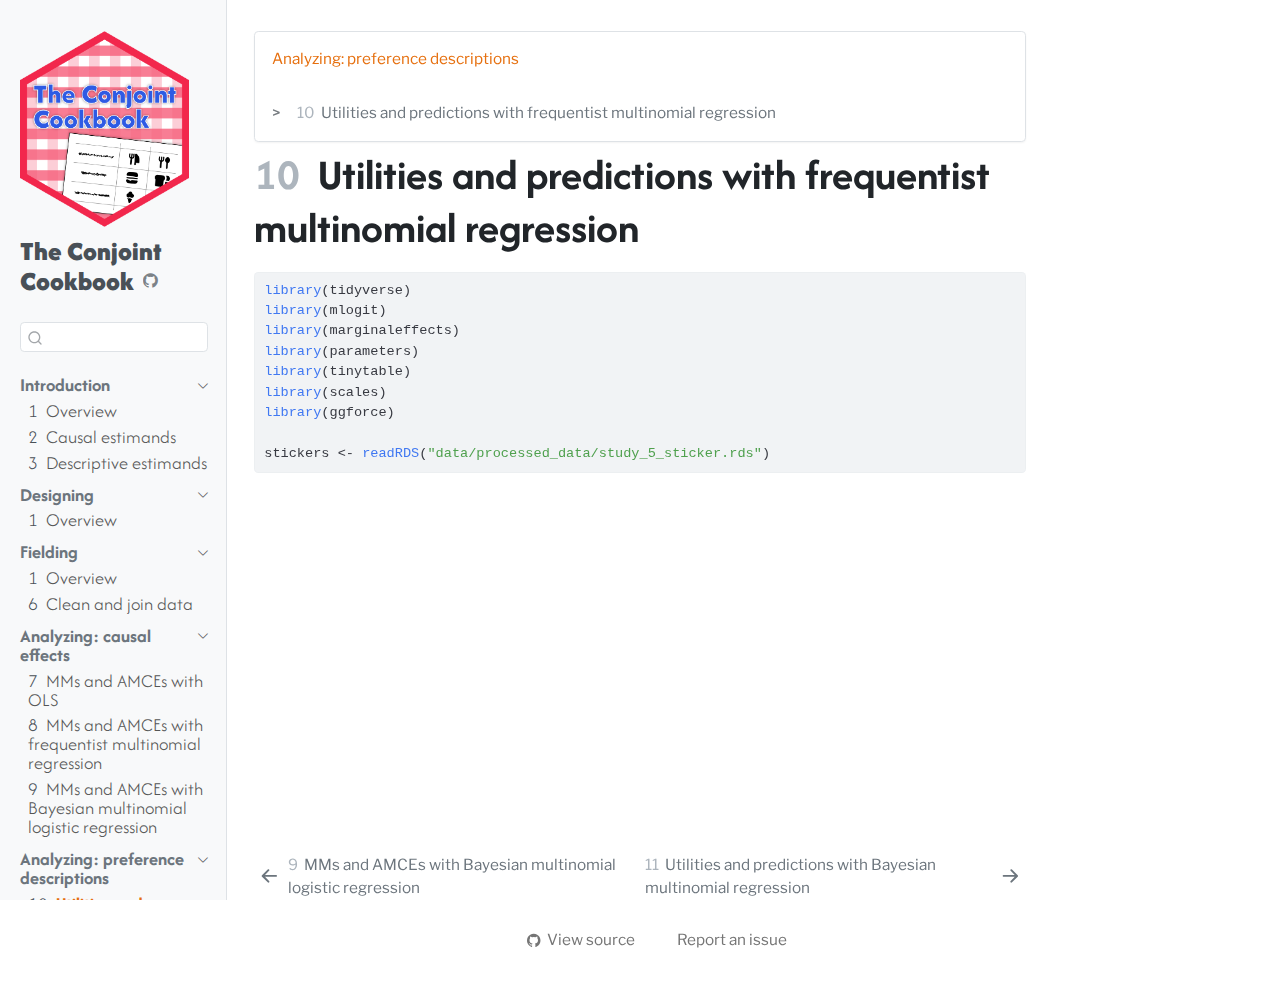
<file: utils-preds-freq.html>
<!DOCTYPE html>
<html xmlns="http://www.w3.org/1999/xhtml" lang="en" xml:lang="en"><head>

<meta charset="utf-8">
<meta name="generator" content="quarto-1.7.34">

<meta name="viewport" content="width=device-width, initial-scale=1.0, user-scalable=yes">


<title>10&nbsp; Utilities and predictions with frequentist multinomial regression – The Conjoint Cookbook</title>
<style>
code{white-space: pre-wrap;}
span.smallcaps{font-variant: small-caps;}
div.columns{display: flex; gap: min(4vw, 1.5em);}
div.column{flex: auto; overflow-x: auto;}
div.hanging-indent{margin-left: 1.5em; text-indent: -1.5em;}
ul.task-list{list-style: none;}
ul.task-list li input[type="checkbox"] {
  width: 0.8em;
  margin: 0 0.8em 0.2em -1em; /* quarto-specific, see https://github.com/quarto-dev/quarto-cli/issues/4556 */ 
  vertical-align: middle;
}
/* CSS for syntax highlighting */
html { -webkit-text-size-adjust: 100%; }
pre > code.sourceCode { white-space: pre; position: relative; }
pre > code.sourceCode > span { display: inline-block; line-height: 1.25; }
pre > code.sourceCode > span:empty { height: 1.2em; }
.sourceCode { overflow: visible; }
code.sourceCode > span { color: inherit; text-decoration: inherit; }
div.sourceCode { margin: 1em 0; }
pre.sourceCode { margin: 0; }
@media screen {
div.sourceCode { overflow: auto; }
}
@media print {
pre > code.sourceCode { white-space: pre-wrap; }
pre > code.sourceCode > span { text-indent: -5em; padding-left: 5em; }
}
pre.numberSource code
  { counter-reset: source-line 0; }
pre.numberSource code > span
  { position: relative; left: -4em; counter-increment: source-line; }
pre.numberSource code > span > a:first-child::before
  { content: counter(source-line);
    position: relative; left: -1em; text-align: right; vertical-align: baseline;
    border: none; display: inline-block;
    -webkit-touch-callout: none; -webkit-user-select: none;
    -khtml-user-select: none; -moz-user-select: none;
    -ms-user-select: none; user-select: none;
    padding: 0 4px; width: 4em;
  }
pre.numberSource { margin-left: 3em;  padding-left: 4px; }
div.sourceCode
  {   }
@media screen {
pre > code.sourceCode > span > a:first-child::before { text-decoration: underline; }
}
</style>


<script src="site_libs/quarto-nav/quarto-nav.js"></script>
<script src="site_libs/quarto-nav/headroom.min.js"></script>
<script src="site_libs/clipboard/clipboard.min.js"></script>
<script src="site_libs/quarto-search/autocomplete.umd.js"></script>
<script src="site_libs/quarto-search/fuse.min.js"></script>
<script src="site_libs/quarto-search/quarto-search.js"></script>
<meta name="quarto:offset" content="./">
<link href="./utils-preds-bayes.html" rel="next">
<link href="./mms-amces-bayes.html" rel="prev">
<script src="site_libs/quarto-html/quarto.js" type="module"></script>
<script src="site_libs/quarto-html/tabsets/tabsets.js" type="module"></script>
<script src="site_libs/quarto-html/popper.min.js"></script>
<script src="site_libs/quarto-html/tippy.umd.min.js"></script>
<script src="site_libs/quarto-html/anchor.min.js"></script>
<link href="site_libs/quarto-html/tippy.css" rel="stylesheet">
<link href="site_libs/quarto-html/quarto-syntax-highlighting-83aa21ed72f0068e2bb8f0090f02f802.css" rel="stylesheet" id="quarto-text-highlighting-styles">
<script src="site_libs/bootstrap/bootstrap.min.js"></script>
<link href="site_libs/bootstrap/bootstrap-icons.css" rel="stylesheet">
<link href="site_libs/bootstrap/bootstrap-0dab06d2f16110833ce7a78b27ea3fcf.min.css" rel="stylesheet" append-hash="true" id="quarto-bootstrap" data-mode="light">
<link href="site_libs/quarto-contrib/output-styling/output-styling-default.css" rel="stylesheet">
<script id="quarto-search-options" type="application/json">{
  "location": "sidebar",
  "copy-button": false,
  "collapse-after": 3,
  "panel-placement": "start",
  "type": "textbox",
  "limit": 50,
  "keyboard-shortcut": [
    "f",
    "/",
    "s"
  ],
  "show-item-context": false,
  "language": {
    "search-no-results-text": "No results",
    "search-matching-documents-text": "matching documents",
    "search-copy-link-title": "Copy link to search",
    "search-hide-matches-text": "Hide additional matches",
    "search-more-match-text": "more match in this document",
    "search-more-matches-text": "more matches in this document",
    "search-clear-button-title": "Clear",
    "search-text-placeholder": "",
    "search-detached-cancel-button-title": "Cancel",
    "search-submit-button-title": "Submit",
    "search-label": "Search"
  }
}</script>
<link rel="preload" href="assets/fonts/AfacadFlux-VariableFont_slnt,wght.ttf" as="font" type="font/ttf" crossorigin="">
<link rel="preload" href="assets/fonts/LibreFranklin-VariableFont_wght.ttf" as="font" type="font/ttf" crossorigin="">
<link rel="preload" href="assets/fonts/LibreFranklin-Italic-VariableFont_wght.ttf" as="font" type="font/ttf" crossorigin="">


</head>

<body class="nav-sidebar docked quarto-light">

<div id="quarto-search-results"></div>
  <header id="quarto-header" class="headroom fixed-top">
  <nav class="quarto-secondary-nav">
    <div class="container-fluid d-flex">
      <button type="button" class="quarto-btn-toggle btn" data-bs-toggle="collapse" role="button" data-bs-target=".quarto-sidebar-collapse-item" aria-controls="quarto-sidebar" aria-expanded="false" aria-label="Toggle sidebar navigation" onclick="if (window.quartoToggleHeadroom) { window.quartoToggleHeadroom(); }">
        <i class="bi bi-layout-text-sidebar-reverse"></i>
      </button>
        <nav class="quarto-page-breadcrumbs" aria-label="breadcrumb"><ol class="breadcrumb"><li class="breadcrumb-item"><a href="./utils-preds-freq.html">Analyzing: preference descriptions</a></li><li class="breadcrumb-item"><a href="./utils-preds-freq.html"><span class="chapter-number">10</span>&nbsp; <span class="chapter-title">Utilities and predictions with frequentist multinomial regression</span></a></li></ol></nav>
        <a class="flex-grow-1" role="navigation" data-bs-toggle="collapse" data-bs-target=".quarto-sidebar-collapse-item" aria-controls="quarto-sidebar" aria-expanded="false" aria-label="Toggle sidebar navigation" onclick="if (window.quartoToggleHeadroom) { window.quartoToggleHeadroom(); }">      
        </a>
      <button type="button" class="btn quarto-search-button" aria-label="Search" onclick="window.quartoOpenSearch();">
        <i class="bi bi-search"></i>
      </button>
    </div>
  </nav>
</header>
<!-- content -->
<div id="quarto-content" class="quarto-container page-columns page-rows-contents page-layout-article">
<!-- sidebar -->
  <nav id="quarto-sidebar" class="sidebar collapse collapse-horizontal quarto-sidebar-collapse-item sidebar-navigation docked overflow-auto">
    <div class="pt-lg-2 mt-2 text-left sidebar-header sidebar-header-stacked">
      <a href="./index.html" class="sidebar-logo-link">
      <img src="./img/logo.png" alt="The Conjoint Cookbook hex logo" class="sidebar-logo py-0 d-lg-inline d-none">
      </a>
    <div class="sidebar-title mb-0 py-0">
      <a href="./">The Conjoint Cookbook</a> 
        <div class="sidebar-tools-main">
    <a href="https://github.com/andrewheiss/golden-gorilla" title="Source Code" class="quarto-navigation-tool px-1" aria-label="Source Code"><i class="bi bi-github"></i></a>
</div>
    </div>
      </div>
        <div class="mt-2 flex-shrink-0 align-items-center">
        <div class="sidebar-search">
        <div id="quarto-search" class="" title="Search"></div>
        </div>
        </div>
    <div class="sidebar-menu-container"> 
    <ul class="list-unstyled mt-1">
        <li class="sidebar-item sidebar-item-section">
      <div class="sidebar-item-container"> 
            <a class="sidebar-item-text sidebar-link text-start" data-bs-toggle="collapse" data-bs-target="#quarto-sidebar-section-1" role="navigation" aria-expanded="true">
 <span class="menu-text">Introduction</span></a>
          <a class="sidebar-item-toggle text-start" data-bs-toggle="collapse" data-bs-target="#quarto-sidebar-section-1" role="navigation" aria-expanded="true" aria-label="Toggle section">
            <i class="bi bi-chevron-right ms-2"></i>
          </a> 
      </div>
      <ul id="quarto-sidebar-section-1" class="collapse list-unstyled sidebar-section depth1 show">  
          <li class="sidebar-item">
  <div class="sidebar-item-container"> 
  <a href="./index.html" class="sidebar-item-text sidebar-link">
 <span class="menu-text"><span class="chapter-number">1</span>&nbsp; <span class="chapter-title">Overview</span></span></a>
  </div>
</li>
          <li class="sidebar-item">
  <div class="sidebar-item-container"> 
  <a href="./mms-amces.html" class="sidebar-item-text sidebar-link">
 <span class="menu-text"><span class="chapter-number">2</span>&nbsp; <span class="chapter-title">Causal estimands</span></span></a>
  </div>
</li>
          <li class="sidebar-item">
  <div class="sidebar-item-container"> 
  <a href="./utils-preds.html" class="sidebar-item-text sidebar-link">
 <span class="menu-text"><span class="chapter-number">3</span>&nbsp; <span class="chapter-title">Descriptive estimands</span></span></a>
  </div>
</li>
      </ul>
  </li>
        <li class="sidebar-item sidebar-item-section">
      <div class="sidebar-item-container"> 
            <a class="sidebar-item-text sidebar-link text-start" data-bs-toggle="collapse" data-bs-target="#quarto-sidebar-section-2" role="navigation" aria-expanded="true">
 <span class="menu-text">Designing</span></a>
          <a class="sidebar-item-toggle text-start" data-bs-toggle="collapse" data-bs-target="#quarto-sidebar-section-2" role="navigation" aria-expanded="true" aria-label="Toggle section">
            <i class="bi bi-chevron-right ms-2"></i>
          </a> 
      </div>
      <ul id="quarto-sidebar-section-2" class="collapse list-unstyled sidebar-section depth1 show">  
          <li class="sidebar-item">
  <div class="sidebar-item-container"> 
  <a href="./index.html" class="sidebar-item-text sidebar-link">
 <span class="menu-text"><span class="chapter-number">1</span>&nbsp; <span class="chapter-title">Overview</span></span></a>
  </div>
</li>
      </ul>
  </li>
        <li class="sidebar-item sidebar-item-section">
      <div class="sidebar-item-container"> 
            <a class="sidebar-item-text sidebar-link text-start" data-bs-toggle="collapse" data-bs-target="#quarto-sidebar-section-3" role="navigation" aria-expanded="true">
 <span class="menu-text">Fielding</span></a>
          <a class="sidebar-item-toggle text-start" data-bs-toggle="collapse" data-bs-target="#quarto-sidebar-section-3" role="navigation" aria-expanded="true" aria-label="Toggle section">
            <i class="bi bi-chevron-right ms-2"></i>
          </a> 
      </div>
      <ul id="quarto-sidebar-section-3" class="collapse list-unstyled sidebar-section depth1 show">  
          <li class="sidebar-item">
  <div class="sidebar-item-container"> 
  <a href="./index.html" class="sidebar-item-text sidebar-link">
 <span class="menu-text"><span class="chapter-number">1</span>&nbsp; <span class="chapter-title">Overview</span></span></a>
  </div>
</li>
          <li class="sidebar-item">
  <div class="sidebar-item-container"> 
  <a href="./process-reshape-data.html" class="sidebar-item-text sidebar-link">
 <span class="menu-text"><span class="chapter-number">6</span>&nbsp; <span class="chapter-title">Clean and join data</span></span></a>
  </div>
</li>
      </ul>
  </li>
        <li class="sidebar-item sidebar-item-section">
      <div class="sidebar-item-container"> 
            <a class="sidebar-item-text sidebar-link text-start" data-bs-toggle="collapse" data-bs-target="#quarto-sidebar-section-4" role="navigation" aria-expanded="true">
 <span class="menu-text">Analyzing: causal effects</span></a>
          <a class="sidebar-item-toggle text-start" data-bs-toggle="collapse" data-bs-target="#quarto-sidebar-section-4" role="navigation" aria-expanded="true" aria-label="Toggle section">
            <i class="bi bi-chevron-right ms-2"></i>
          </a> 
      </div>
      <ul id="quarto-sidebar-section-4" class="collapse list-unstyled sidebar-section depth1 show">  
          <li class="sidebar-item">
  <div class="sidebar-item-container"> 
  <a href="./mms-amces-ols.html" class="sidebar-item-text sidebar-link">
 <span class="menu-text"><span class="chapter-number">7</span>&nbsp; <span class="chapter-title">MMs and AMCEs with OLS</span></span></a>
  </div>
</li>
          <li class="sidebar-item">
  <div class="sidebar-item-container"> 
  <a href="./mms-amces-multinomial.html" class="sidebar-item-text sidebar-link">
 <span class="menu-text"><span class="chapter-number">8</span>&nbsp; <span class="chapter-title">MMs and AMCEs with frequentist multinomial regression</span></span></a>
  </div>
</li>
          <li class="sidebar-item">
  <div class="sidebar-item-container"> 
  <a href="./mms-amces-bayes.html" class="sidebar-item-text sidebar-link">
 <span class="menu-text"><span class="chapter-number">9</span>&nbsp; <span class="chapter-title">MMs and AMCEs with Bayesian multinomial logistic regression</span></span></a>
  </div>
</li>
      </ul>
  </li>
        <li class="sidebar-item sidebar-item-section">
      <div class="sidebar-item-container"> 
            <a class="sidebar-item-text sidebar-link text-start" data-bs-toggle="collapse" data-bs-target="#quarto-sidebar-section-5" role="navigation" aria-expanded="true">
 <span class="menu-text">Analyzing: preference descriptions</span></a>
          <a class="sidebar-item-toggle text-start" data-bs-toggle="collapse" data-bs-target="#quarto-sidebar-section-5" role="navigation" aria-expanded="true" aria-label="Toggle section">
            <i class="bi bi-chevron-right ms-2"></i>
          </a> 
      </div>
      <ul id="quarto-sidebar-section-5" class="collapse list-unstyled sidebar-section depth1 show">  
          <li class="sidebar-item">
  <div class="sidebar-item-container"> 
  <a href="./utils-preds-freq.html" class="sidebar-item-text sidebar-link active">
 <span class="menu-text"><span class="chapter-number">10</span>&nbsp; <span class="chapter-title">Utilities and predictions with frequentist multinomial regression</span></span></a>
  </div>
</li>
          <li class="sidebar-item">
  <div class="sidebar-item-container"> 
  <a href="./utils-preds-bayes.html" class="sidebar-item-text sidebar-link">
 <span class="menu-text"><span class="chapter-number">11</span>&nbsp; <span class="chapter-title">Utilities and predictions with Bayesian multinomial regression</span></span></a>
  </div>
</li>
      </ul>
  </li>
        <li class="sidebar-item sidebar-item-section">
      <div class="sidebar-item-container"> 
            <a class="sidebar-item-text sidebar-link text-start" data-bs-toggle="collapse" data-bs-target="#quarto-sidebar-section-6" role="navigation" aria-expanded="true">
 <span class="menu-text">Final things</span></a>
          <a class="sidebar-item-toggle text-start" data-bs-toggle="collapse" data-bs-target="#quarto-sidebar-section-6" role="navigation" aria-expanded="true" aria-label="Toggle section">
            <i class="bi bi-chevron-right ms-2"></i>
          </a> 
      </div>
      <ul id="quarto-sidebar-section-6" class="collapse list-unstyled sidebar-section depth1 show">  
          <li class="sidebar-item">
  <div class="sidebar-item-container"> 
  <a href="./index.html" class="sidebar-item-text sidebar-link">
 <span class="menu-text"><span class="chapter-number">1</span>&nbsp; <span class="chapter-title">Overview</span></span></a>
  </div>
</li>
      </ul>
  </li>
    </ul>
    </div>
</nav>
<div id="quarto-sidebar-glass" class="quarto-sidebar-collapse-item" data-bs-toggle="collapse" data-bs-target=".quarto-sidebar-collapse-item"></div>
<!-- margin-sidebar -->
    <div id="quarto-margin-sidebar" class="sidebar margin-sidebar zindex-bottom">
        
    </div>
<!-- main -->
<main class="content" id="quarto-document-content">

<header id="title-block-header" class="quarto-title-block default"><nav class="quarto-page-breadcrumbs quarto-title-breadcrumbs d-none d-lg-block" aria-label="breadcrumb"><ol class="breadcrumb"><li class="breadcrumb-item"><a href="./utils-preds-freq.html">Analyzing: preference descriptions</a></li><li class="breadcrumb-item"><a href="./utils-preds-freq.html"><span class="chapter-number">10</span>&nbsp; <span class="chapter-title">Utilities and predictions with frequentist multinomial regression</span></a></li></ol></nav>
<div class="quarto-title">
<h1 class="title"><span class="chapter-number">10</span>&nbsp; <span class="chapter-title">Utilities and predictions with frequentist multinomial regression</span></h1>
</div>



<div class="quarto-title-meta">

    
  
    
  </div>
  


</header>


<div class="cell" data-layout-align="center">
<div class="sourceCode cell-code" id="cb1"><pre class="sourceCode r code-with-copy"><code class="sourceCode r"><span id="cb1-1"><a href="#cb1-1" aria-hidden="true" tabindex="-1"></a><span class="fu">library</span>(tidyverse)</span>
<span id="cb1-2"><a href="#cb1-2" aria-hidden="true" tabindex="-1"></a><span class="fu">library</span>(mlogit)</span>
<span id="cb1-3"><a href="#cb1-3" aria-hidden="true" tabindex="-1"></a><span class="fu">library</span>(marginaleffects)</span>
<span id="cb1-4"><a href="#cb1-4" aria-hidden="true" tabindex="-1"></a><span class="fu">library</span>(parameters)</span>
<span id="cb1-5"><a href="#cb1-5" aria-hidden="true" tabindex="-1"></a><span class="fu">library</span>(tinytable)</span>
<span id="cb1-6"><a href="#cb1-6" aria-hidden="true" tabindex="-1"></a><span class="fu">library</span>(scales)</span>
<span id="cb1-7"><a href="#cb1-7" aria-hidden="true" tabindex="-1"></a><span class="fu">library</span>(ggforce)</span>
<span id="cb1-8"><a href="#cb1-8" aria-hidden="true" tabindex="-1"></a></span>
<span id="cb1-9"><a href="#cb1-9" aria-hidden="true" tabindex="-1"></a>stickers <span class="ot">&lt;-</span> <span class="fu">readRDS</span>(<span class="st">"data/processed_data/study_5_sticker.rds"</span>)</span></code><button title="Copy to Clipboard" class="code-copy-button"><i class="bi"></i></button></pre></div>
</div>



</main> <!-- /main -->
<script id="quarto-html-after-body" type="application/javascript">
  window.document.addEventListener("DOMContentLoaded", function (event) {
    const icon = "";
    const anchorJS = new window.AnchorJS();
    anchorJS.options = {
      placement: 'right',
      icon: icon
    };
    anchorJS.add('.anchored');
    const isCodeAnnotation = (el) => {
      for (const clz of el.classList) {
        if (clz.startsWith('code-annotation-')) {                     
          return true;
        }
      }
      return false;
    }
    const onCopySuccess = function(e) {
      // button target
      const button = e.trigger;
      // don't keep focus
      button.blur();
      // flash "checked"
      button.classList.add('code-copy-button-checked');
      var currentTitle = button.getAttribute("title");
      button.setAttribute("title", "Copied!");
      let tooltip;
      if (window.bootstrap) {
        button.setAttribute("data-bs-toggle", "tooltip");
        button.setAttribute("data-bs-placement", "left");
        button.setAttribute("data-bs-title", "Copied!");
        tooltip = new bootstrap.Tooltip(button, 
          { trigger: "manual", 
            customClass: "code-copy-button-tooltip",
            offset: [0, -8]});
        tooltip.show();    
      }
      setTimeout(function() {
        if (tooltip) {
          tooltip.hide();
          button.removeAttribute("data-bs-title");
          button.removeAttribute("data-bs-toggle");
          button.removeAttribute("data-bs-placement");
        }
        button.setAttribute("title", currentTitle);
        button.classList.remove('code-copy-button-checked');
      }, 1000);
      // clear code selection
      e.clearSelection();
    }
    const getTextToCopy = function(trigger) {
        const codeEl = trigger.previousElementSibling.cloneNode(true);
        for (const childEl of codeEl.children) {
          if (isCodeAnnotation(childEl)) {
            childEl.remove();
          }
        }
        return codeEl.innerText;
    }
    const clipboard = new window.ClipboardJS('.code-copy-button:not([data-in-quarto-modal])', {
      text: getTextToCopy
    });
    clipboard.on('success', onCopySuccess);
    if (window.document.getElementById('quarto-embedded-source-code-modal')) {
      const clipboardModal = new window.ClipboardJS('.code-copy-button[data-in-quarto-modal]', {
        text: getTextToCopy,
        container: window.document.getElementById('quarto-embedded-source-code-modal')
      });
      clipboardModal.on('success', onCopySuccess);
    }
      var localhostRegex = new RegExp(/^(?:http|https):\/\/localhost\:?[0-9]*\//);
      var mailtoRegex = new RegExp(/^mailto:/);
        var filterRegex = new RegExp("https:\/\/andrewheiss\.github\.io\/conjoint-cookbook\/");
      var isInternal = (href) => {
          return filterRegex.test(href) || localhostRegex.test(href) || mailtoRegex.test(href);
      }
      // Inspect non-navigation links and adorn them if external
     var links = window.document.querySelectorAll('a[href]:not(.nav-link):not(.navbar-brand):not(.toc-action):not(.sidebar-link):not(.sidebar-item-toggle):not(.pagination-link):not(.no-external):not([aria-hidden]):not(.dropdown-item):not(.quarto-navigation-tool):not(.about-link)');
      for (var i=0; i<links.length; i++) {
        const link = links[i];
        if (!isInternal(link.href)) {
          // undo the damage that might have been done by quarto-nav.js in the case of
          // links that we want to consider external
          if (link.dataset.originalHref !== undefined) {
            link.href = link.dataset.originalHref;
          }
        }
      }
    function tippyHover(el, contentFn, onTriggerFn, onUntriggerFn) {
      const config = {
        allowHTML: true,
        maxWidth: 500,
        delay: 100,
        arrow: false,
        appendTo: function(el) {
            return el.parentElement;
        },
        interactive: true,
        interactiveBorder: 10,
        theme: 'quarto',
        placement: 'bottom-start',
      };
      if (contentFn) {
        config.content = contentFn;
      }
      if (onTriggerFn) {
        config.onTrigger = onTriggerFn;
      }
      if (onUntriggerFn) {
        config.onUntrigger = onUntriggerFn;
      }
      window.tippy(el, config); 
    }
    const noterefs = window.document.querySelectorAll('a[role="doc-noteref"]');
    for (var i=0; i<noterefs.length; i++) {
      const ref = noterefs[i];
      tippyHover(ref, function() {
        // use id or data attribute instead here
        let href = ref.getAttribute('data-footnote-href') || ref.getAttribute('href');
        try { href = new URL(href).hash; } catch {}
        const id = href.replace(/^#\/?/, "");
        const note = window.document.getElementById(id);
        if (note) {
          return note.innerHTML;
        } else {
          return "";
        }
      });
    }
    const xrefs = window.document.querySelectorAll('a.quarto-xref');
    const processXRef = (id, note) => {
      // Strip column container classes
      const stripColumnClz = (el) => {
        el.classList.remove("page-full", "page-columns");
        if (el.children) {
          for (const child of el.children) {
            stripColumnClz(child);
          }
        }
      }
      stripColumnClz(note)
      if (id === null || id.startsWith('sec-')) {
        // Special case sections, only their first couple elements
        const container = document.createElement("div");
        if (note.children && note.children.length > 2) {
          container.appendChild(note.children[0].cloneNode(true));
          for (let i = 1; i < note.children.length; i++) {
            const child = note.children[i];
            if (child.tagName === "P" && child.innerText === "") {
              continue;
            } else {
              container.appendChild(child.cloneNode(true));
              break;
            }
          }
          if (window.Quarto?.typesetMath) {
            window.Quarto.typesetMath(container);
          }
          return container.innerHTML
        } else {
          if (window.Quarto?.typesetMath) {
            window.Quarto.typesetMath(note);
          }
          return note.innerHTML;
        }
      } else {
        // Remove any anchor links if they are present
        const anchorLink = note.querySelector('a.anchorjs-link');
        if (anchorLink) {
          anchorLink.remove();
        }
        if (window.Quarto?.typesetMath) {
          window.Quarto.typesetMath(note);
        }
        if (note.classList.contains("callout")) {
          return note.outerHTML;
        } else {
          return note.innerHTML;
        }
      }
    }
    for (var i=0; i<xrefs.length; i++) {
      const xref = xrefs[i];
      tippyHover(xref, undefined, function(instance) {
        instance.disable();
        let url = xref.getAttribute('href');
        let hash = undefined; 
        if (url.startsWith('#')) {
          hash = url;
        } else {
          try { hash = new URL(url).hash; } catch {}
        }
        if (hash) {
          const id = hash.replace(/^#\/?/, "");
          const note = window.document.getElementById(id);
          if (note !== null) {
            try {
              const html = processXRef(id, note.cloneNode(true));
              instance.setContent(html);
            } finally {
              instance.enable();
              instance.show();
            }
          } else {
            // See if we can fetch this
            fetch(url.split('#')[0])
            .then(res => res.text())
            .then(html => {
              const parser = new DOMParser();
              const htmlDoc = parser.parseFromString(html, "text/html");
              const note = htmlDoc.getElementById(id);
              if (note !== null) {
                const html = processXRef(id, note);
                instance.setContent(html);
              } 
            }).finally(() => {
              instance.enable();
              instance.show();
            });
          }
        } else {
          // See if we can fetch a full url (with no hash to target)
          // This is a special case and we should probably do some content thinning / targeting
          fetch(url)
          .then(res => res.text())
          .then(html => {
            const parser = new DOMParser();
            const htmlDoc = parser.parseFromString(html, "text/html");
            const note = htmlDoc.querySelector('main.content');
            if (note !== null) {
              // This should only happen for chapter cross references
              // (since there is no id in the URL)
              // remove the first header
              if (note.children.length > 0 && note.children[0].tagName === "HEADER") {
                note.children[0].remove();
              }
              const html = processXRef(null, note);
              instance.setContent(html);
            } 
          }).finally(() => {
            instance.enable();
            instance.show();
          });
        }
      }, function(instance) {
      });
    }
        let selectedAnnoteEl;
        const selectorForAnnotation = ( cell, annotation) => {
          let cellAttr = 'data-code-cell="' + cell + '"';
          let lineAttr = 'data-code-annotation="' +  annotation + '"';
          const selector = 'span[' + cellAttr + '][' + lineAttr + ']';
          return selector;
        }
        const selectCodeLines = (annoteEl) => {
          const doc = window.document;
          const targetCell = annoteEl.getAttribute("data-target-cell");
          const targetAnnotation = annoteEl.getAttribute("data-target-annotation");
          const annoteSpan = window.document.querySelector(selectorForAnnotation(targetCell, targetAnnotation));
          const lines = annoteSpan.getAttribute("data-code-lines").split(",");
          const lineIds = lines.map((line) => {
            return targetCell + "-" + line;
          })
          let top = null;
          let height = null;
          let parent = null;
          if (lineIds.length > 0) {
              //compute the position of the single el (top and bottom and make a div)
              const el = window.document.getElementById(lineIds[0]);
              top = el.offsetTop;
              height = el.offsetHeight;
              parent = el.parentElement.parentElement;
            if (lineIds.length > 1) {
              const lastEl = window.document.getElementById(lineIds[lineIds.length - 1]);
              const bottom = lastEl.offsetTop + lastEl.offsetHeight;
              height = bottom - top;
            }
            if (top !== null && height !== null && parent !== null) {
              // cook up a div (if necessary) and position it 
              let div = window.document.getElementById("code-annotation-line-highlight");
              if (div === null) {
                div = window.document.createElement("div");
                div.setAttribute("id", "code-annotation-line-highlight");
                div.style.position = 'absolute';
                parent.appendChild(div);
              }
              div.style.top = top - 2 + "px";
              div.style.height = height + 4 + "px";
              div.style.left = 0;
              let gutterDiv = window.document.getElementById("code-annotation-line-highlight-gutter");
              if (gutterDiv === null) {
                gutterDiv = window.document.createElement("div");
                gutterDiv.setAttribute("id", "code-annotation-line-highlight-gutter");
                gutterDiv.style.position = 'absolute';
                const codeCell = window.document.getElementById(targetCell);
                const gutter = codeCell.querySelector('.code-annotation-gutter');
                gutter.appendChild(gutterDiv);
              }
              gutterDiv.style.top = top - 2 + "px";
              gutterDiv.style.height = height + 4 + "px";
            }
            selectedAnnoteEl = annoteEl;
          }
        };
        const unselectCodeLines = () => {
          const elementsIds = ["code-annotation-line-highlight", "code-annotation-line-highlight-gutter"];
          elementsIds.forEach((elId) => {
            const div = window.document.getElementById(elId);
            if (div) {
              div.remove();
            }
          });
          selectedAnnoteEl = undefined;
        };
          // Handle positioning of the toggle
      window.addEventListener(
        "resize",
        throttle(() => {
          elRect = undefined;
          if (selectedAnnoteEl) {
            selectCodeLines(selectedAnnoteEl);
          }
        }, 10)
      );
      function throttle(fn, ms) {
      let throttle = false;
      let timer;
        return (...args) => {
          if(!throttle) { // first call gets through
              fn.apply(this, args);
              throttle = true;
          } else { // all the others get throttled
              if(timer) clearTimeout(timer); // cancel #2
              timer = setTimeout(() => {
                fn.apply(this, args);
                timer = throttle = false;
              }, ms);
          }
        };
      }
        // Attach click handler to the DT
        const annoteDls = window.document.querySelectorAll('dt[data-target-cell]');
        for (const annoteDlNode of annoteDls) {
          annoteDlNode.addEventListener('click', (event) => {
            const clickedEl = event.target;
            if (clickedEl !== selectedAnnoteEl) {
              unselectCodeLines();
              const activeEl = window.document.querySelector('dt[data-target-cell].code-annotation-active');
              if (activeEl) {
                activeEl.classList.remove('code-annotation-active');
              }
              selectCodeLines(clickedEl);
              clickedEl.classList.add('code-annotation-active');
            } else {
              // Unselect the line
              unselectCodeLines();
              clickedEl.classList.remove('code-annotation-active');
            }
          });
        }
    const findCites = (el) => {
      const parentEl = el.parentElement;
      if (parentEl) {
        const cites = parentEl.dataset.cites;
        if (cites) {
          return {
            el,
            cites: cites.split(' ')
          };
        } else {
          return findCites(el.parentElement)
        }
      } else {
        return undefined;
      }
    };
    var bibliorefs = window.document.querySelectorAll('a[role="doc-biblioref"]');
    for (var i=0; i<bibliorefs.length; i++) {
      const ref = bibliorefs[i];
      const citeInfo = findCites(ref);
      if (citeInfo) {
        tippyHover(citeInfo.el, function() {
          var popup = window.document.createElement('div');
          citeInfo.cites.forEach(function(cite) {
            var citeDiv = window.document.createElement('div');
            citeDiv.classList.add('hanging-indent');
            citeDiv.classList.add('csl-entry');
            var biblioDiv = window.document.getElementById('ref-' + cite);
            if (biblioDiv) {
              citeDiv.innerHTML = biblioDiv.innerHTML;
            }
            popup.appendChild(citeDiv);
          });
          return popup.innerHTML;
        });
      }
    }
  });
  </script>
<nav class="page-navigation">
  <div class="nav-page nav-page-previous">
      <a href="./mms-amces-bayes.html" class="pagination-link" aria-label="MMs and AMCEs with Bayesian multinomial logistic regression">
        <i class="bi bi-arrow-left-short"></i> <span class="nav-page-text"><span class="chapter-number">9</span>&nbsp; <span class="chapter-title">MMs and AMCEs with Bayesian multinomial logistic regression</span></span>
      </a>          
  </div>
  <div class="nav-page nav-page-next">
      <a href="./utils-preds-bayes.html" class="pagination-link" aria-label="Utilities and predictions with Bayesian multinomial regression">
        <span class="nav-page-text"><span class="chapter-number">11</span>&nbsp; <span class="chapter-title">Utilities and predictions with Bayesian multinomial regression</span></span> <i class="bi bi-arrow-right-short"></i>
      </a>
  </div>
</nav>
</div> <!-- /content -->




<footer class="footer"><div class="nav-footer"><div class="nav-footer-center"><div class="toc-actions"><ul><li><a href="https://github.com/andrewheiss/golden-gorilla/blob/main/utils-preds-freq.qmd" class="toc-action"><i class="bi bi-github"></i>View source</a></li><li><a href="https://github.com/andrewheiss/golden-gorilla/issues/new" class="toc-action"><i class="bi empty"></i>Report an issue</a></li></ul></div></div></div></footer></body></html>
</file>
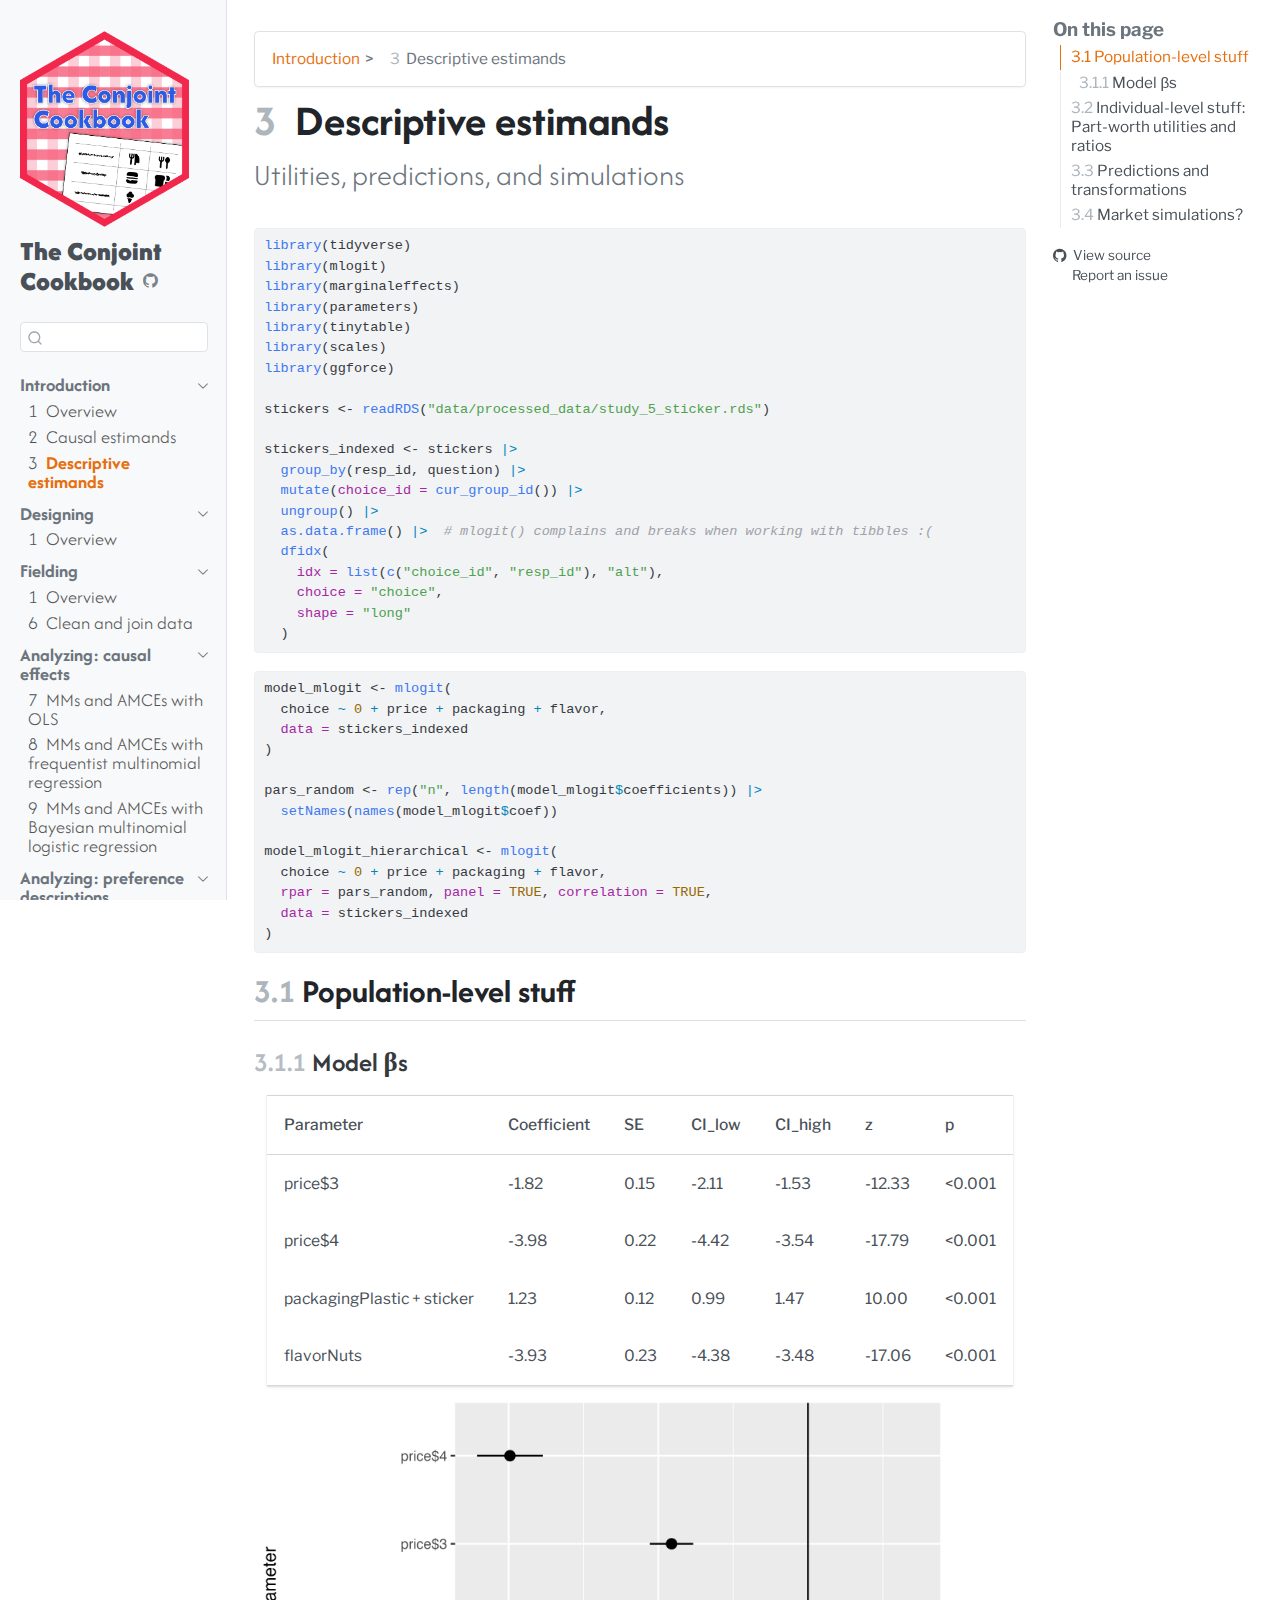
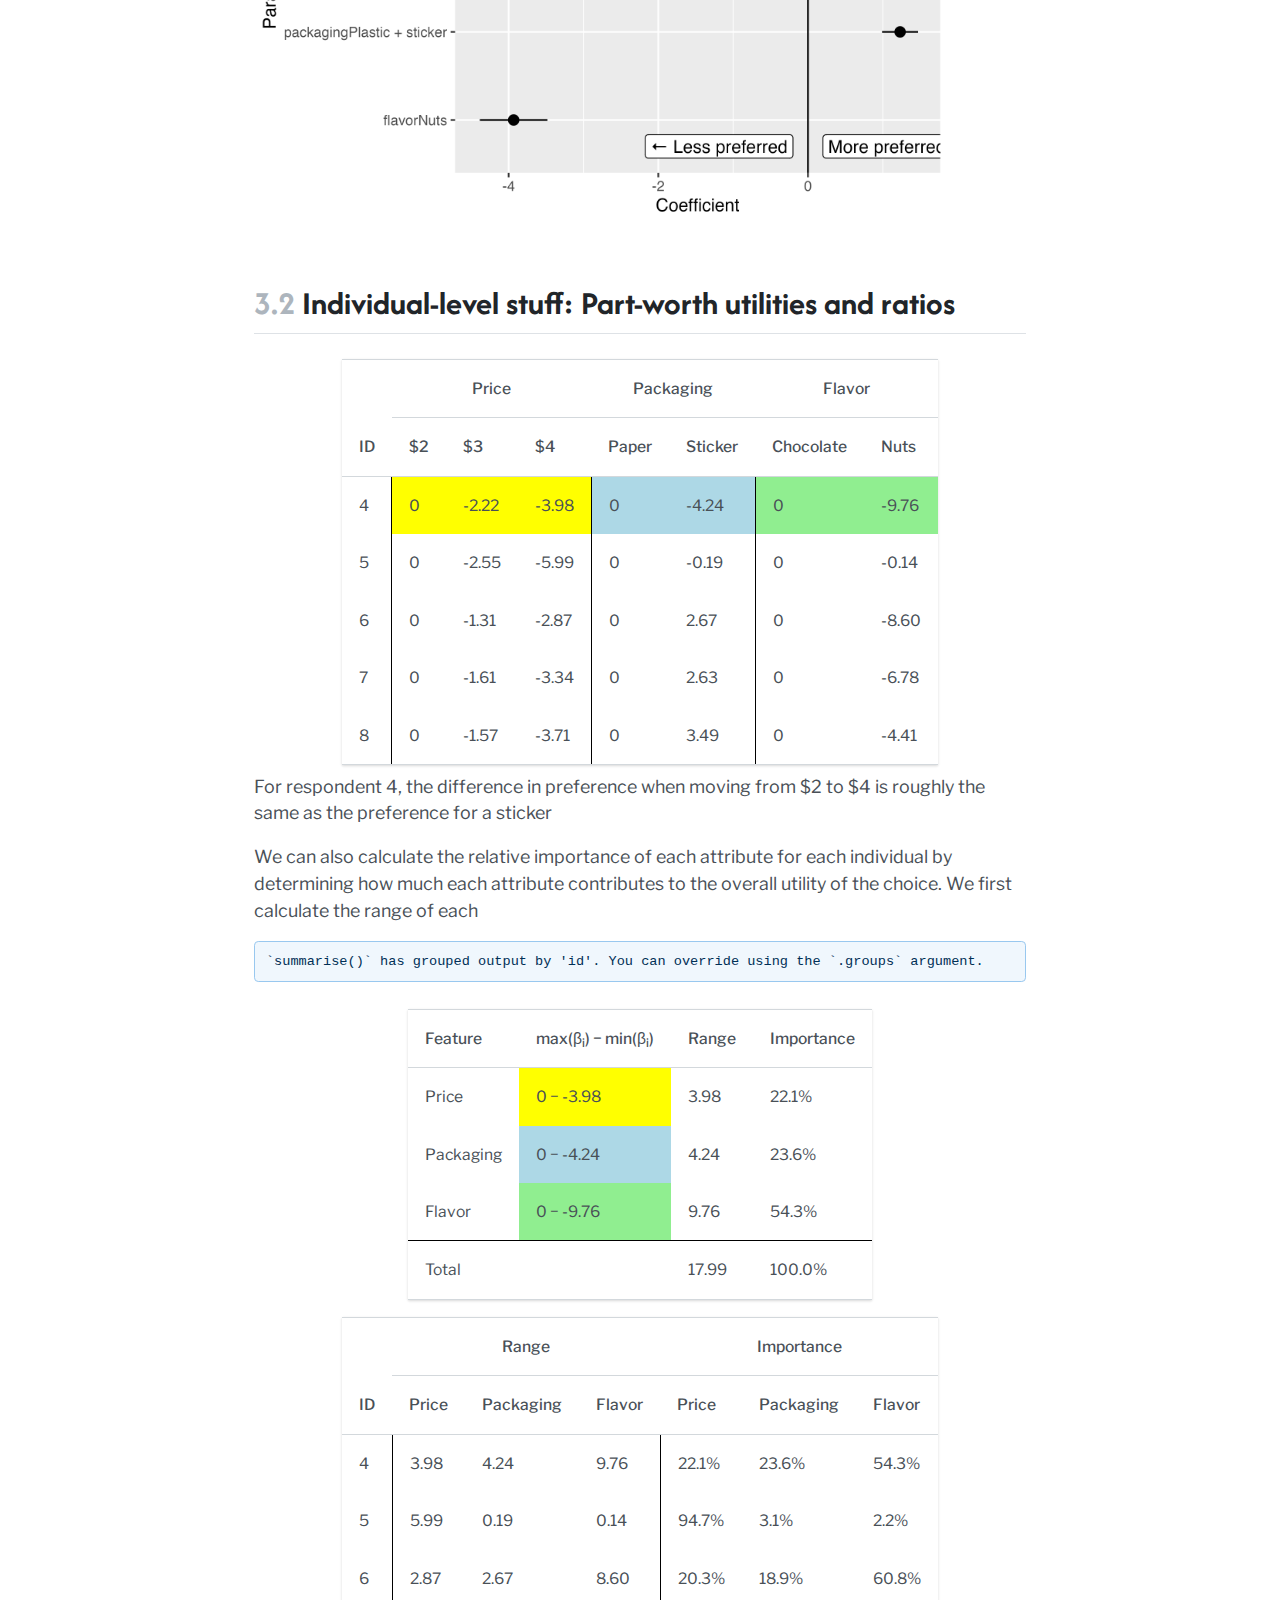
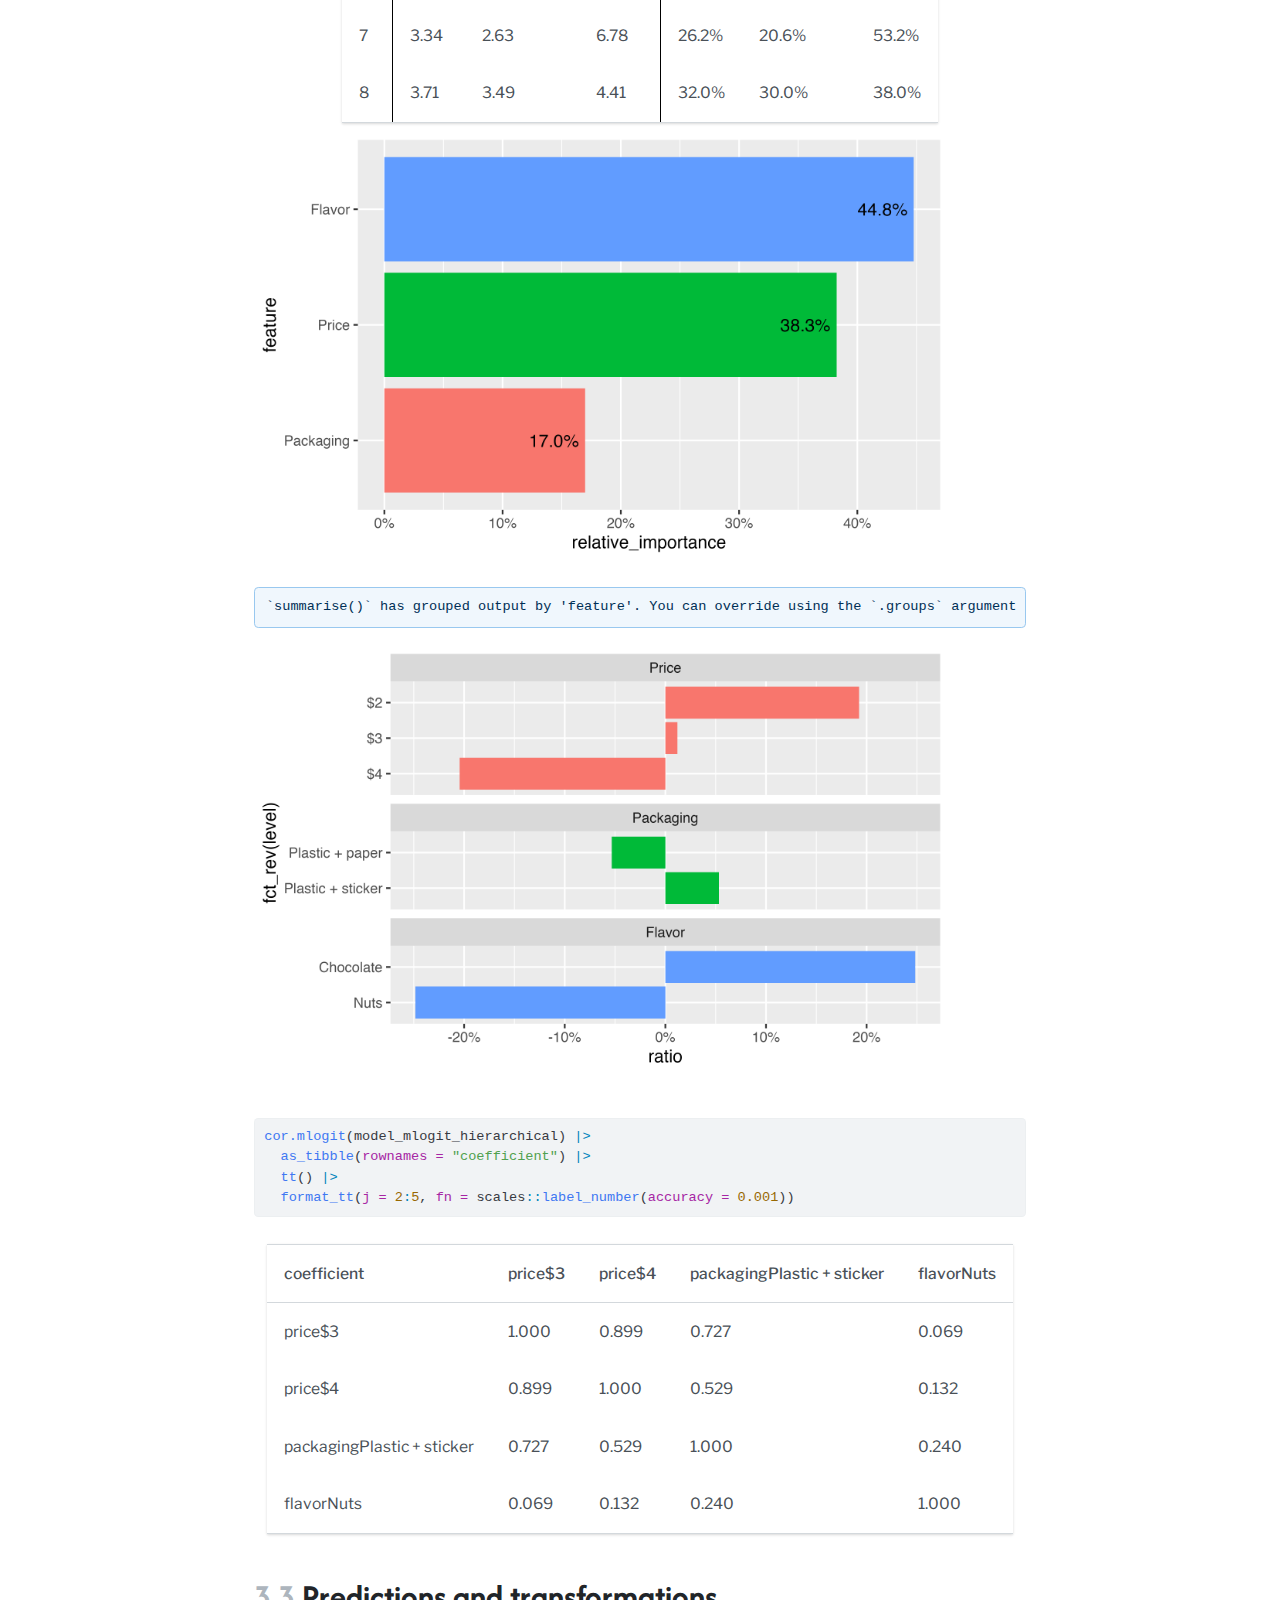
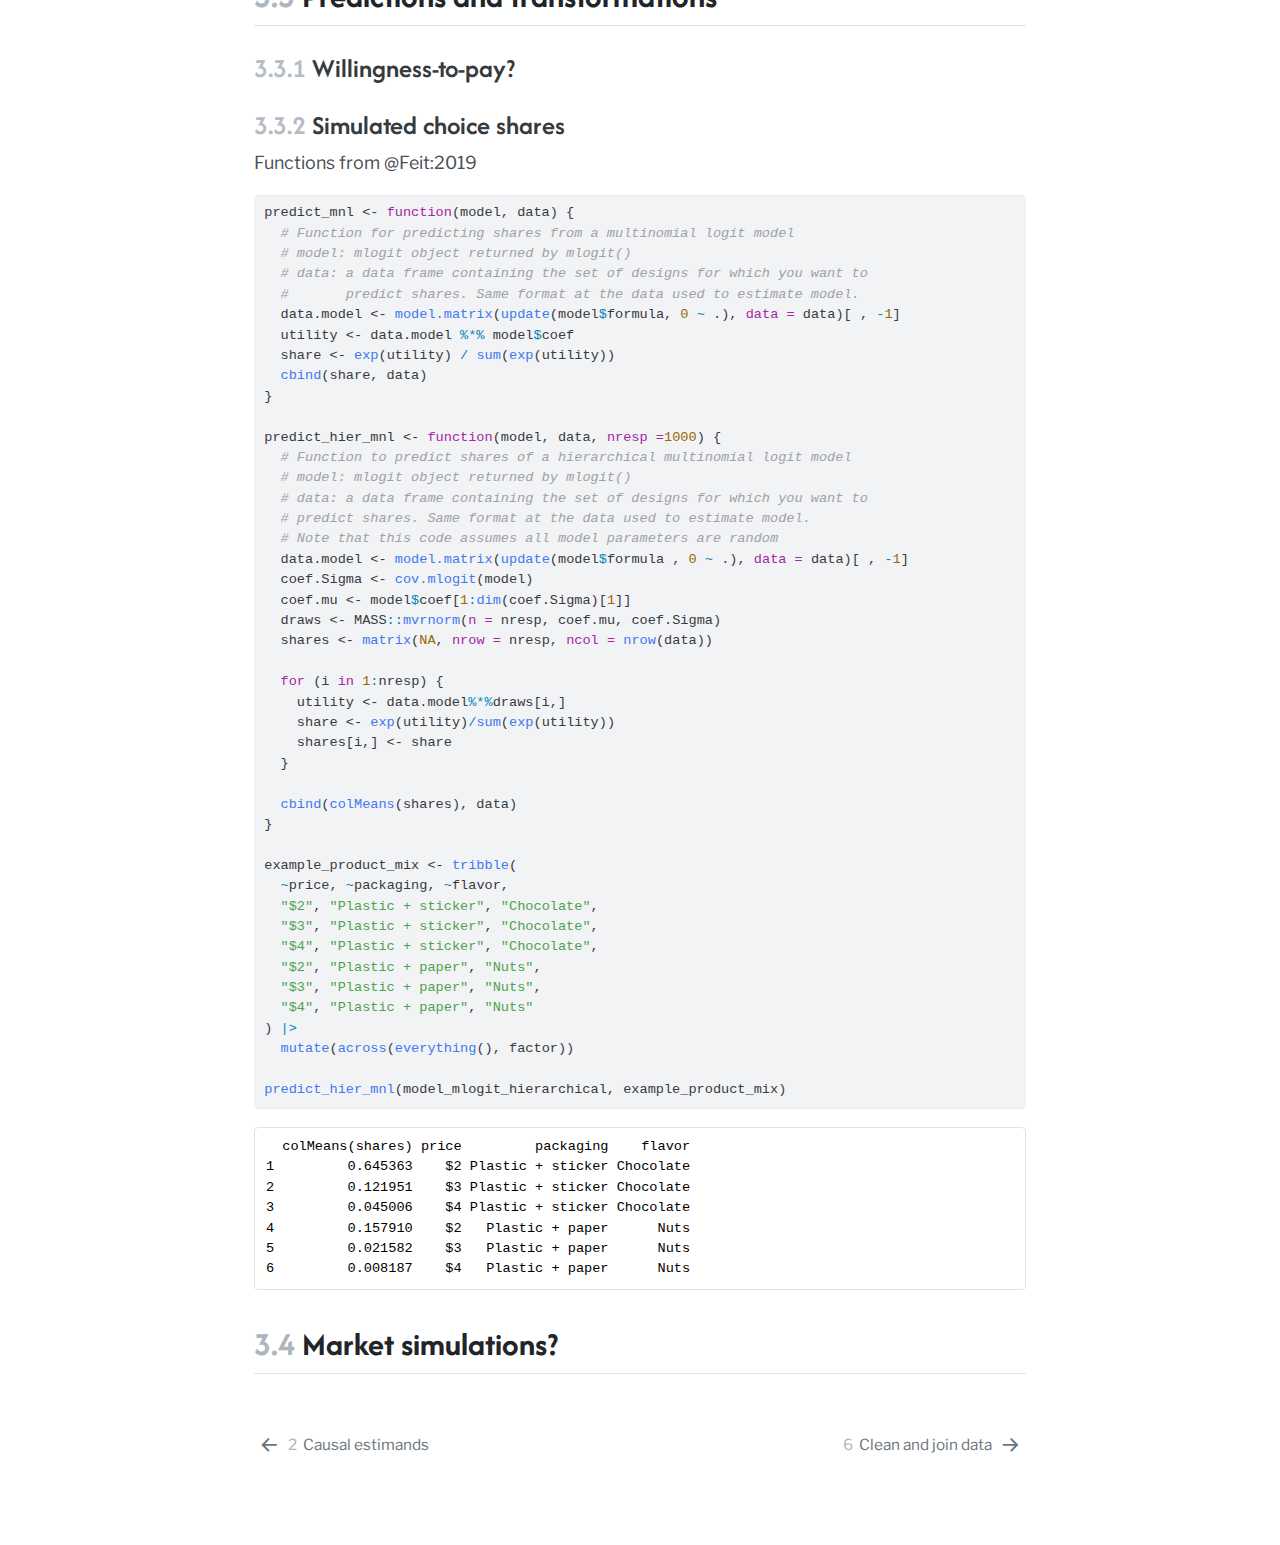
<file: utils-preds.html>
<!DOCTYPE html>
<html xmlns="http://www.w3.org/1999/xhtml" lang="en" xml:lang="en"><head>

<meta charset="utf-8">
<meta name="generator" content="quarto-1.7.34">

<meta name="viewport" content="width=device-width, initial-scale=1.0, user-scalable=yes">


<title>3&nbsp; Descriptive estimands – The Conjoint Cookbook</title>
<style>
code{white-space: pre-wrap;}
span.smallcaps{font-variant: small-caps;}
div.columns{display: flex; gap: min(4vw, 1.5em);}
div.column{flex: auto; overflow-x: auto;}
div.hanging-indent{margin-left: 1.5em; text-indent: -1.5em;}
ul.task-list{list-style: none;}
ul.task-list li input[type="checkbox"] {
  width: 0.8em;
  margin: 0 0.8em 0.2em -1em; /* quarto-specific, see https://github.com/quarto-dev/quarto-cli/issues/4556 */ 
  vertical-align: middle;
}
/* CSS for syntax highlighting */
html { -webkit-text-size-adjust: 100%; }
pre > code.sourceCode { white-space: pre; position: relative; }
pre > code.sourceCode > span { display: inline-block; line-height: 1.25; }
pre > code.sourceCode > span:empty { height: 1.2em; }
.sourceCode { overflow: visible; }
code.sourceCode > span { color: inherit; text-decoration: inherit; }
div.sourceCode { margin: 1em 0; }
pre.sourceCode { margin: 0; }
@media screen {
div.sourceCode { overflow: auto; }
}
@media print {
pre > code.sourceCode { white-space: pre-wrap; }
pre > code.sourceCode > span { text-indent: -5em; padding-left: 5em; }
}
pre.numberSource code
  { counter-reset: source-line 0; }
pre.numberSource code > span
  { position: relative; left: -4em; counter-increment: source-line; }
pre.numberSource code > span > a:first-child::before
  { content: counter(source-line);
    position: relative; left: -1em; text-align: right; vertical-align: baseline;
    border: none; display: inline-block;
    -webkit-touch-callout: none; -webkit-user-select: none;
    -khtml-user-select: none; -moz-user-select: none;
    -ms-user-select: none; user-select: none;
    padding: 0 4px; width: 4em;
  }
pre.numberSource { margin-left: 3em;  padding-left: 4px; }
div.sourceCode
  {   }
@media screen {
pre > code.sourceCode > span > a:first-child::before { text-decoration: underline; }
}
</style>


<script src="site_libs/quarto-nav/quarto-nav.js"></script>
<script src="site_libs/quarto-nav/headroom.min.js"></script>
<script src="site_libs/clipboard/clipboard.min.js"></script>
<script src="site_libs/quarto-search/autocomplete.umd.js"></script>
<script src="site_libs/quarto-search/fuse.min.js"></script>
<script src="site_libs/quarto-search/quarto-search.js"></script>
<meta name="quarto:offset" content="./">
<link href="./process-reshape-data.html" rel="next">
<link href="./mms-amces.html" rel="prev">
<script src="site_libs/quarto-html/quarto.js" type="module"></script>
<script src="site_libs/quarto-html/tabsets/tabsets.js" type="module"></script>
<script src="site_libs/quarto-html/popper.min.js"></script>
<script src="site_libs/quarto-html/tippy.umd.min.js"></script>
<script src="site_libs/quarto-html/anchor.min.js"></script>
<link href="site_libs/quarto-html/tippy.css" rel="stylesheet">
<link href="site_libs/quarto-html/quarto-syntax-highlighting-83aa21ed72f0068e2bb8f0090f02f802.css" rel="stylesheet" id="quarto-text-highlighting-styles">
<script src="site_libs/bootstrap/bootstrap.min.js"></script>
<link href="site_libs/bootstrap/bootstrap-icons.css" rel="stylesheet">
<link href="site_libs/bootstrap/bootstrap-0dab06d2f16110833ce7a78b27ea3fcf.min.css" rel="stylesheet" append-hash="true" id="quarto-bootstrap" data-mode="light">
<link href="site_libs/quarto-contrib/output-styling/output-styling-default.css" rel="stylesheet">
<script id="quarto-search-options" type="application/json">{
  "location": "sidebar",
  "copy-button": false,
  "collapse-after": 3,
  "panel-placement": "start",
  "type": "textbox",
  "limit": 50,
  "keyboard-shortcut": [
    "f",
    "/",
    "s"
  ],
  "show-item-context": false,
  "language": {
    "search-no-results-text": "No results",
    "search-matching-documents-text": "matching documents",
    "search-copy-link-title": "Copy link to search",
    "search-hide-matches-text": "Hide additional matches",
    "search-more-match-text": "more match in this document",
    "search-more-matches-text": "more matches in this document",
    "search-clear-button-title": "Clear",
    "search-text-placeholder": "",
    "search-detached-cancel-button-title": "Cancel",
    "search-submit-button-title": "Submit",
    "search-label": "Search"
  }
}</script>
<link rel="preload" href="assets/fonts/AfacadFlux-VariableFont_slnt,wght.ttf" as="font" type="font/ttf" crossorigin="">
<link rel="preload" href="assets/fonts/LibreFranklin-VariableFont_wght.ttf" as="font" type="font/ttf" crossorigin="">
<link rel="preload" href="assets/fonts/LibreFranklin-Italic-VariableFont_wght.ttf" as="font" type="font/ttf" crossorigin="">


</head>

<body class="nav-sidebar docked quarto-light">

<div id="quarto-search-results"></div>
  <header id="quarto-header" class="headroom fixed-top">
  <nav class="quarto-secondary-nav">
    <div class="container-fluid d-flex">
      <button type="button" class="quarto-btn-toggle btn" data-bs-toggle="collapse" role="button" data-bs-target=".quarto-sidebar-collapse-item" aria-controls="quarto-sidebar" aria-expanded="false" aria-label="Toggle sidebar navigation" onclick="if (window.quartoToggleHeadroom) { window.quartoToggleHeadroom(); }">
        <i class="bi bi-layout-text-sidebar-reverse"></i>
      </button>
        <nav class="quarto-page-breadcrumbs" aria-label="breadcrumb"><ol class="breadcrumb"><li class="breadcrumb-item"><a href="./index.html">Introduction</a></li><li class="breadcrumb-item"><a href="./utils-preds.html"><span class="chapter-number">3</span>&nbsp; <span class="chapter-title">Descriptive estimands</span></a></li></ol></nav>
        <a class="flex-grow-1" role="navigation" data-bs-toggle="collapse" data-bs-target=".quarto-sidebar-collapse-item" aria-controls="quarto-sidebar" aria-expanded="false" aria-label="Toggle sidebar navigation" onclick="if (window.quartoToggleHeadroom) { window.quartoToggleHeadroom(); }">      
        </a>
      <button type="button" class="btn quarto-search-button" aria-label="Search" onclick="window.quartoOpenSearch();">
        <i class="bi bi-search"></i>
      </button>
    </div>
  </nav>
</header>
<!-- content -->
<div id="quarto-content" class="quarto-container page-columns page-rows-contents page-layout-article">
<!-- sidebar -->
  <nav id="quarto-sidebar" class="sidebar collapse collapse-horizontal quarto-sidebar-collapse-item sidebar-navigation docked overflow-auto">
    <div class="pt-lg-2 mt-2 text-left sidebar-header sidebar-header-stacked">
      <a href="./index.html" class="sidebar-logo-link">
      <img src="./img/logo.png" alt="The Conjoint Cookbook hex logo" class="sidebar-logo py-0 d-lg-inline d-none">
      </a>
    <div class="sidebar-title mb-0 py-0">
      <a href="./">The Conjoint Cookbook</a> 
        <div class="sidebar-tools-main">
    <a href="https://github.com/andrewheiss/golden-gorilla" title="Source Code" class="quarto-navigation-tool px-1" aria-label="Source Code"><i class="bi bi-github"></i></a>
</div>
    </div>
      </div>
        <div class="mt-2 flex-shrink-0 align-items-center">
        <div class="sidebar-search">
        <div id="quarto-search" class="" title="Search"></div>
        </div>
        </div>
    <div class="sidebar-menu-container"> 
    <ul class="list-unstyled mt-1">
        <li class="sidebar-item sidebar-item-section">
      <div class="sidebar-item-container"> 
            <a class="sidebar-item-text sidebar-link text-start" data-bs-toggle="collapse" data-bs-target="#quarto-sidebar-section-1" role="navigation" aria-expanded="true">
 <span class="menu-text">Introduction</span></a>
          <a class="sidebar-item-toggle text-start" data-bs-toggle="collapse" data-bs-target="#quarto-sidebar-section-1" role="navigation" aria-expanded="true" aria-label="Toggle section">
            <i class="bi bi-chevron-right ms-2"></i>
          </a> 
      </div>
      <ul id="quarto-sidebar-section-1" class="collapse list-unstyled sidebar-section depth1 show">  
          <li class="sidebar-item">
  <div class="sidebar-item-container"> 
  <a href="./index.html" class="sidebar-item-text sidebar-link">
 <span class="menu-text"><span class="chapter-number">1</span>&nbsp; <span class="chapter-title">Overview</span></span></a>
  </div>
</li>
          <li class="sidebar-item">
  <div class="sidebar-item-container"> 
  <a href="./mms-amces.html" class="sidebar-item-text sidebar-link">
 <span class="menu-text"><span class="chapter-number">2</span>&nbsp; <span class="chapter-title">Causal estimands</span></span></a>
  </div>
</li>
          <li class="sidebar-item">
  <div class="sidebar-item-container"> 
  <a href="./utils-preds.html" class="sidebar-item-text sidebar-link active">
 <span class="menu-text"><span class="chapter-number">3</span>&nbsp; <span class="chapter-title">Descriptive estimands</span></span></a>
  </div>
</li>
      </ul>
  </li>
        <li class="sidebar-item sidebar-item-section">
      <div class="sidebar-item-container"> 
            <a class="sidebar-item-text sidebar-link text-start" data-bs-toggle="collapse" data-bs-target="#quarto-sidebar-section-2" role="navigation" aria-expanded="true">
 <span class="menu-text">Designing</span></a>
          <a class="sidebar-item-toggle text-start" data-bs-toggle="collapse" data-bs-target="#quarto-sidebar-section-2" role="navigation" aria-expanded="true" aria-label="Toggle section">
            <i class="bi bi-chevron-right ms-2"></i>
          </a> 
      </div>
      <ul id="quarto-sidebar-section-2" class="collapse list-unstyled sidebar-section depth1 show">  
          <li class="sidebar-item">
  <div class="sidebar-item-container"> 
  <a href="./index.html" class="sidebar-item-text sidebar-link">
 <span class="menu-text"><span class="chapter-number">1</span>&nbsp; <span class="chapter-title">Overview</span></span></a>
  </div>
</li>
      </ul>
  </li>
        <li class="sidebar-item sidebar-item-section">
      <div class="sidebar-item-container"> 
            <a class="sidebar-item-text sidebar-link text-start" data-bs-toggle="collapse" data-bs-target="#quarto-sidebar-section-3" role="navigation" aria-expanded="true">
 <span class="menu-text">Fielding</span></a>
          <a class="sidebar-item-toggle text-start" data-bs-toggle="collapse" data-bs-target="#quarto-sidebar-section-3" role="navigation" aria-expanded="true" aria-label="Toggle section">
            <i class="bi bi-chevron-right ms-2"></i>
          </a> 
      </div>
      <ul id="quarto-sidebar-section-3" class="collapse list-unstyled sidebar-section depth1 show">  
          <li class="sidebar-item">
  <div class="sidebar-item-container"> 
  <a href="./index.html" class="sidebar-item-text sidebar-link">
 <span class="menu-text"><span class="chapter-number">1</span>&nbsp; <span class="chapter-title">Overview</span></span></a>
  </div>
</li>
          <li class="sidebar-item">
  <div class="sidebar-item-container"> 
  <a href="./process-reshape-data.html" class="sidebar-item-text sidebar-link">
 <span class="menu-text"><span class="chapter-number">6</span>&nbsp; <span class="chapter-title">Clean and join data</span></span></a>
  </div>
</li>
      </ul>
  </li>
        <li class="sidebar-item sidebar-item-section">
      <div class="sidebar-item-container"> 
            <a class="sidebar-item-text sidebar-link text-start" data-bs-toggle="collapse" data-bs-target="#quarto-sidebar-section-4" role="navigation" aria-expanded="true">
 <span class="menu-text">Analyzing: causal effects</span></a>
          <a class="sidebar-item-toggle text-start" data-bs-toggle="collapse" data-bs-target="#quarto-sidebar-section-4" role="navigation" aria-expanded="true" aria-label="Toggle section">
            <i class="bi bi-chevron-right ms-2"></i>
          </a> 
      </div>
      <ul id="quarto-sidebar-section-4" class="collapse list-unstyled sidebar-section depth1 show">  
          <li class="sidebar-item">
  <div class="sidebar-item-container"> 
  <a href="./mms-amces-ols.html" class="sidebar-item-text sidebar-link">
 <span class="menu-text"><span class="chapter-number">7</span>&nbsp; <span class="chapter-title">MMs and AMCEs with OLS</span></span></a>
  </div>
</li>
          <li class="sidebar-item">
  <div class="sidebar-item-container"> 
  <a href="./mms-amces-multinomial.html" class="sidebar-item-text sidebar-link">
 <span class="menu-text"><span class="chapter-number">8</span>&nbsp; <span class="chapter-title">MMs and AMCEs with frequentist multinomial regression</span></span></a>
  </div>
</li>
          <li class="sidebar-item">
  <div class="sidebar-item-container"> 
  <a href="./mms-amces-bayes.html" class="sidebar-item-text sidebar-link">
 <span class="menu-text"><span class="chapter-number">9</span>&nbsp; <span class="chapter-title">MMs and AMCEs with Bayesian multinomial logistic regression</span></span></a>
  </div>
</li>
      </ul>
  </li>
        <li class="sidebar-item sidebar-item-section">
      <div class="sidebar-item-container"> 
            <a class="sidebar-item-text sidebar-link text-start" data-bs-toggle="collapse" data-bs-target="#quarto-sidebar-section-5" role="navigation" aria-expanded="true">
 <span class="menu-text">Analyzing: preference descriptions</span></a>
          <a class="sidebar-item-toggle text-start" data-bs-toggle="collapse" data-bs-target="#quarto-sidebar-section-5" role="navigation" aria-expanded="true" aria-label="Toggle section">
            <i class="bi bi-chevron-right ms-2"></i>
          </a> 
      </div>
      <ul id="quarto-sidebar-section-5" class="collapse list-unstyled sidebar-section depth1 show">  
          <li class="sidebar-item">
  <div class="sidebar-item-container"> 
  <a href="./utils-preds-freq.html" class="sidebar-item-text sidebar-link">
 <span class="menu-text"><span class="chapter-number">10</span>&nbsp; <span class="chapter-title">Utilities and predictions with frequentist multinomial regression</span></span></a>
  </div>
</li>
          <li class="sidebar-item">
  <div class="sidebar-item-container"> 
  <a href="./utils-preds-bayes.html" class="sidebar-item-text sidebar-link">
 <span class="menu-text"><span class="chapter-number">11</span>&nbsp; <span class="chapter-title">Utilities and predictions with Bayesian multinomial regression</span></span></a>
  </div>
</li>
      </ul>
  </li>
        <li class="sidebar-item sidebar-item-section">
      <div class="sidebar-item-container"> 
            <a class="sidebar-item-text sidebar-link text-start" data-bs-toggle="collapse" data-bs-target="#quarto-sidebar-section-6" role="navigation" aria-expanded="true">
 <span class="menu-text">Final things</span></a>
          <a class="sidebar-item-toggle text-start" data-bs-toggle="collapse" data-bs-target="#quarto-sidebar-section-6" role="navigation" aria-expanded="true" aria-label="Toggle section">
            <i class="bi bi-chevron-right ms-2"></i>
          </a> 
      </div>
      <ul id="quarto-sidebar-section-6" class="collapse list-unstyled sidebar-section depth1 show">  
          <li class="sidebar-item">
  <div class="sidebar-item-container"> 
  <a href="./index.html" class="sidebar-item-text sidebar-link">
 <span class="menu-text"><span class="chapter-number">1</span>&nbsp; <span class="chapter-title">Overview</span></span></a>
  </div>
</li>
      </ul>
  </li>
    </ul>
    </div>
</nav>
<div id="quarto-sidebar-glass" class="quarto-sidebar-collapse-item" data-bs-toggle="collapse" data-bs-target=".quarto-sidebar-collapse-item"></div>
<!-- margin-sidebar -->
    <div id="quarto-margin-sidebar" class="sidebar margin-sidebar">
        <nav id="TOC" role="doc-toc" class="toc-active">
    <h2 id="toc-title">On this page</h2>
   
  <ul>
  <li><a href="#population-level-stuff" id="toc-population-level-stuff" class="nav-link active" data-scroll-target="#population-level-stuff"><span class="header-section-number">3.1</span> Population-level stuff</a>
  <ul class="collapse">
  <li><a href="#model-βs" id="toc-model-βs" class="nav-link" data-scroll-target="#model-βs"><span class="header-section-number">3.1.1</span> Model βs</a></li>
  </ul></li>
  <li><a href="#individual-level-stuff-part-worth-utilities-and-ratios" id="toc-individual-level-stuff-part-worth-utilities-and-ratios" class="nav-link" data-scroll-target="#individual-level-stuff-part-worth-utilities-and-ratios"><span class="header-section-number">3.2</span> Individual-level stuff: Part-worth utilities and ratios</a></li>
  <li><a href="#predictions-and-transformations" id="toc-predictions-and-transformations" class="nav-link" data-scroll-target="#predictions-and-transformations"><span class="header-section-number">3.3</span> Predictions and transformations</a>
  <ul class="collapse">
  <li><a href="#willingness-to-pay" id="toc-willingness-to-pay" class="nav-link" data-scroll-target="#willingness-to-pay"><span class="header-section-number">3.3.1</span> Willingness-to-pay?</a></li>
  <li><a href="#simulated-choice-shares" id="toc-simulated-choice-shares" class="nav-link" data-scroll-target="#simulated-choice-shares"><span class="header-section-number">3.3.2</span> Simulated choice shares</a></li>
  </ul></li>
  <li><a href="#market-simulations" id="toc-market-simulations" class="nav-link" data-scroll-target="#market-simulations"><span class="header-section-number">3.4</span> Market simulations?</a></li>
  </ul>
<div class="toc-actions"><ul><li><a href="https://github.com/andrewheiss/golden-gorilla/blob/main/utils-preds.qmd" class="toc-action"><i class="bi bi-github"></i>View source</a></li><li><a href="https://github.com/andrewheiss/golden-gorilla/issues/new" class="toc-action"><i class="bi empty"></i>Report an issue</a></li></ul></div></nav>
    </div>
<!-- main -->
<main class="content" id="quarto-document-content">

<header id="title-block-header" class="quarto-title-block default"><nav class="quarto-page-breadcrumbs quarto-title-breadcrumbs d-none d-lg-block" aria-label="breadcrumb"><ol class="breadcrumb"><li class="breadcrumb-item"><a href="./index.html">Introduction</a></li><li class="breadcrumb-item"><a href="./utils-preds.html"><span class="chapter-number">3</span>&nbsp; <span class="chapter-title">Descriptive estimands</span></a></li></ol></nav>
<div class="quarto-title">
<h1 class="title"><span class="chapter-number">3</span>&nbsp; <span class="chapter-title">Descriptive estimands</span></h1>
<p class="subtitle lead">Utilities, predictions, and simulations</p>
</div>



<div class="quarto-title-meta">

    
  
    
  </div>
  


</header>


<div class="cell">
<div class="sourceCode cell-code" id="cb1"><pre class="sourceCode r code-with-copy"><code class="sourceCode r"><span id="cb1-1"><a href="#cb1-1" aria-hidden="true" tabindex="-1"></a><span class="fu">library</span>(tidyverse)</span>
<span id="cb1-2"><a href="#cb1-2" aria-hidden="true" tabindex="-1"></a><span class="fu">library</span>(mlogit)</span>
<span id="cb1-3"><a href="#cb1-3" aria-hidden="true" tabindex="-1"></a><span class="fu">library</span>(marginaleffects)</span>
<span id="cb1-4"><a href="#cb1-4" aria-hidden="true" tabindex="-1"></a><span class="fu">library</span>(parameters)</span>
<span id="cb1-5"><a href="#cb1-5" aria-hidden="true" tabindex="-1"></a><span class="fu">library</span>(tinytable)</span>
<span id="cb1-6"><a href="#cb1-6" aria-hidden="true" tabindex="-1"></a><span class="fu">library</span>(scales)</span>
<span id="cb1-7"><a href="#cb1-7" aria-hidden="true" tabindex="-1"></a><span class="fu">library</span>(ggforce)</span>
<span id="cb1-8"><a href="#cb1-8" aria-hidden="true" tabindex="-1"></a></span>
<span id="cb1-9"><a href="#cb1-9" aria-hidden="true" tabindex="-1"></a>stickers <span class="ot">&lt;-</span> <span class="fu">readRDS</span>(<span class="st">"data/processed_data/study_5_sticker.rds"</span>)</span>
<span id="cb1-10"><a href="#cb1-10" aria-hidden="true" tabindex="-1"></a></span>
<span id="cb1-11"><a href="#cb1-11" aria-hidden="true" tabindex="-1"></a>stickers_indexed <span class="ot">&lt;-</span> stickers <span class="sc">|&gt;</span> </span>
<span id="cb1-12"><a href="#cb1-12" aria-hidden="true" tabindex="-1"></a>  <span class="fu">group_by</span>(resp_id, question) <span class="sc">|&gt;</span> </span>
<span id="cb1-13"><a href="#cb1-13" aria-hidden="true" tabindex="-1"></a>  <span class="fu">mutate</span>(<span class="at">choice_id =</span> <span class="fu">cur_group_id</span>()) <span class="sc">|&gt;</span> </span>
<span id="cb1-14"><a href="#cb1-14" aria-hidden="true" tabindex="-1"></a>  <span class="fu">ungroup</span>() <span class="sc">|&gt;</span> </span>
<span id="cb1-15"><a href="#cb1-15" aria-hidden="true" tabindex="-1"></a>  <span class="fu">as.data.frame</span>() <span class="sc">|&gt;</span>  <span class="co"># mlogit() complains and breaks when working with tibbles :(</span></span>
<span id="cb1-16"><a href="#cb1-16" aria-hidden="true" tabindex="-1"></a>  <span class="fu">dfidx</span>(</span>
<span id="cb1-17"><a href="#cb1-17" aria-hidden="true" tabindex="-1"></a>    <span class="at">idx =</span> <span class="fu">list</span>(<span class="fu">c</span>(<span class="st">"choice_id"</span>, <span class="st">"resp_id"</span>), <span class="st">"alt"</span>),</span>
<span id="cb1-18"><a href="#cb1-18" aria-hidden="true" tabindex="-1"></a>    <span class="at">choice =</span> <span class="st">"choice"</span>,</span>
<span id="cb1-19"><a href="#cb1-19" aria-hidden="true" tabindex="-1"></a>    <span class="at">shape =</span> <span class="st">"long"</span></span>
<span id="cb1-20"><a href="#cb1-20" aria-hidden="true" tabindex="-1"></a>  )</span></code><button title="Copy to Clipboard" class="code-copy-button"><i class="bi"></i></button></pre></div>
</div>
<div class="cell">
<div class="sourceCode cell-code" id="cb2"><pre class="sourceCode r code-with-copy"><code class="sourceCode r"><span id="cb2-1"><a href="#cb2-1" aria-hidden="true" tabindex="-1"></a>model_mlogit <span class="ot">&lt;-</span> <span class="fu">mlogit</span>(</span>
<span id="cb2-2"><a href="#cb2-2" aria-hidden="true" tabindex="-1"></a>  choice <span class="sc">~</span> <span class="dv">0</span> <span class="sc">+</span> price <span class="sc">+</span> packaging <span class="sc">+</span> flavor,</span>
<span id="cb2-3"><a href="#cb2-3" aria-hidden="true" tabindex="-1"></a>  <span class="at">data =</span> stickers_indexed</span>
<span id="cb2-4"><a href="#cb2-4" aria-hidden="true" tabindex="-1"></a>)</span>
<span id="cb2-5"><a href="#cb2-5" aria-hidden="true" tabindex="-1"></a></span>
<span id="cb2-6"><a href="#cb2-6" aria-hidden="true" tabindex="-1"></a>pars_random <span class="ot">&lt;-</span> <span class="fu">rep</span>(<span class="st">"n"</span>, <span class="fu">length</span>(model_mlogit<span class="sc">$</span>coefficients)) <span class="sc">|&gt;</span> </span>
<span id="cb2-7"><a href="#cb2-7" aria-hidden="true" tabindex="-1"></a>  <span class="fu">setNames</span>(<span class="fu">names</span>(model_mlogit<span class="sc">$</span>coef))</span>
<span id="cb2-8"><a href="#cb2-8" aria-hidden="true" tabindex="-1"></a></span>
<span id="cb2-9"><a href="#cb2-9" aria-hidden="true" tabindex="-1"></a>model_mlogit_hierarchical <span class="ot">&lt;-</span> <span class="fu">mlogit</span>(</span>
<span id="cb2-10"><a href="#cb2-10" aria-hidden="true" tabindex="-1"></a>  choice <span class="sc">~</span> <span class="dv">0</span> <span class="sc">+</span> price <span class="sc">+</span> packaging <span class="sc">+</span> flavor,</span>
<span id="cb2-11"><a href="#cb2-11" aria-hidden="true" tabindex="-1"></a>  <span class="at">rpar =</span> pars_random, <span class="at">panel =</span> <span class="cn">TRUE</span>, <span class="at">correlation =</span> <span class="cn">TRUE</span>,</span>
<span id="cb2-12"><a href="#cb2-12" aria-hidden="true" tabindex="-1"></a>  <span class="at">data =</span> stickers_indexed</span>
<span id="cb2-13"><a href="#cb2-13" aria-hidden="true" tabindex="-1"></a>)</span></code><button title="Copy to Clipboard" class="code-copy-button"><i class="bi"></i></button></pre></div>
</div>
<section id="population-level-stuff" class="level2" data-number="3.1">
<h2 data-number="3.1" class="anchored" data-anchor-id="population-level-stuff"><span class="header-section-number">3.1</span> Population-level stuff</h2>
<section id="model-βs" class="level3" data-number="3.1.1">
<h3 data-number="3.1.1" class="anchored" data-anchor-id="model-βs"><span class="header-section-number">3.1.1</span> Model βs</h3>
<div class="cell">
<div class="cell-output-display">
<!-- preamble start -->

    <script>

      function styleCell_ztv6pp10nbwzr2uxo6sp(i, j, css_id) {
          var table = document.getElementById("tinytable_ztv6pp10nbwzr2uxo6sp");
          var cell = table.querySelector(`[data-row="${i}"][data-col="${j}"]`);
          if (cell) {
              console.log(`Styling cell at (${i}, ${j}) with class ${css_id}`);
              cell.classList.add(css_id);
          } else {
              console.warn(`Cell at (${i}, ${j}) not found.`);
          }
      }
      function spanCell_ztv6pp10nbwzr2uxo6sp(i, j, rowspan, colspan) {
        var table = document.getElementById("tinytable_ztv6pp10nbwzr2uxo6sp");
        const targetCell = table.querySelector(`[data-row="${i}"][data-col="${j}"]`);
        if (!targetCell) {
          console.warn(`Cell at (${i}, ${j}) not found.`);
        }

        // Get all cells that need to be removed
        const cellsToRemove = [];
        for (let r = 0; r < rowspan; r++) {
          for (let c = 0; c < colspan; c++) {
            if (r === 0 && c === 0) continue; // Skip the target cell
            const cell = table.querySelector(`[data-row="${i + r}"][data-col="${j + c}"]`);
            if (cell) {
              cellsToRemove.push(cell);
            }
          }
        }

        // Remove all cells
        cellsToRemove.forEach(cell => cell.remove());

        // Set rowspan and colspan of the target cell if it exists
        if (targetCell) {
          targetCell.rowSpan = rowspan;
          targetCell.colSpan = colspan;
        }
      }
      // tinytable span after
      window.addEventListener('load', function () {
          var cellsToStyle = [
            // tinytable style arrays after
          { positions: [ { i: '4', j: 0 }, { i: '4', j: 1 }, { i: '4', j: 2 }, { i: '4', j: 3 }, { i: '4', j: 4 }, { i: '4', j: 5 }, { i: '4', j: 6 },  ], css_id: 'tinytable_css_7sob6xdhsqyq31y6u6ez',}, 
          { positions: [ { i: '0', j: 0 }, { i: '0', j: 1 }, { i: '0', j: 2 }, { i: '0', j: 3 }, { i: '0', j: 4 }, { i: '0', j: 5 }, { i: '0', j: 6 },  ], css_id: 'tinytable_css_nzisngewvttos39b7dhd',}, 
          ];

          // Loop over the arrays to style the cells
          cellsToStyle.forEach(function (group) {
              group.positions.forEach(function (cell) {
                  styleCell_ztv6pp10nbwzr2uxo6sp(cell.i, cell.j, group.css_id);
              });
          });
      });
    </script>

    <style>
      /* tinytable css entries after */
      .table td.tinytable_css_7sob6xdhsqyq31y6u6ez, .table th.tinytable_css_7sob6xdhsqyq31y6u6ez { border-bottom: solid #d3d8dc 0.1em; }
      .table td.tinytable_css_nzisngewvttos39b7dhd, .table th.tinytable_css_nzisngewvttos39b7dhd { border-top: solid #d3d8dc 0.1em; border-bottom: solid #d3d8dc 0.05em; }
    </style>
    <div class="container">
      <table class="table table-borderless" id="tinytable_ztv6pp10nbwzr2uxo6sp" style="width: auto; margin-left: auto; margin-right: auto;" data-quarto-disable-processing="true">
        <thead>
        
              <tr>
                <th scope="col" data-row="0" data-col="0">Parameter</th>
                <th scope="col" data-row="0" data-col="1">Coefficient</th>
                <th scope="col" data-row="0" data-col="2">SE</th>
                <th scope="col" data-row="0" data-col="3">CI_low</th>
                <th scope="col" data-row="0" data-col="4">CI_high</th>
                <th scope="col" data-row="0" data-col="5">z</th>
                <th scope="col" data-row="0" data-col="6">p</th>
              </tr>
        </thead>
        
        <tbody>
                <tr>
                  <td data-row="1" data-col="0">price$3</td>
                  <td data-row="1" data-col="1">-1.82</td>
                  <td data-row="1" data-col="2">0.15</td>
                  <td data-row="1" data-col="3">-2.11</td>
                  <td data-row="1" data-col="4">-1.53</td>
                  <td data-row="1" data-col="5">-12.33</td>
                  <td data-row="1" data-col="6">&lt;0.001</td>
                </tr>
                <tr>
                  <td data-row="2" data-col="0">price$4</td>
                  <td data-row="2" data-col="1">-3.98</td>
                  <td data-row="2" data-col="2">0.22</td>
                  <td data-row="2" data-col="3">-4.42</td>
                  <td data-row="2" data-col="4">-3.54</td>
                  <td data-row="2" data-col="5">-17.79</td>
                  <td data-row="2" data-col="6">&lt;0.001</td>
                </tr>
                <tr>
                  <td data-row="3" data-col="0">packagingPlastic + sticker</td>
                  <td data-row="3" data-col="1">1.23</td>
                  <td data-row="3" data-col="2">0.12</td>
                  <td data-row="3" data-col="3">0.99</td>
                  <td data-row="3" data-col="4">1.47</td>
                  <td data-row="3" data-col="5">10.00</td>
                  <td data-row="3" data-col="6">&lt;0.001</td>
                </tr>
                <tr>
                  <td data-row="4" data-col="0">flavorNuts</td>
                  <td data-row="4" data-col="1">-3.93</td>
                  <td data-row="4" data-col="2">0.23</td>
                  <td data-row="4" data-col="3">-4.38</td>
                  <td data-row="4" data-col="4">-3.48</td>
                  <td data-row="4" data-col="5">-17.06</td>
                  <td data-row="4" data-col="6">&lt;0.001</td>
                </tr>
        </tbody>
      </table>
    </div>
<!-- hack to avoid NA insertion in last line -->
</div>
</div>
<div class="cell">
<div class="cell-output-display">
<div>
<figure class="figure">
<p><img src="utils-preds_files/figure-html/unnamed-chunk-3-1.png" class="img-fluid figure-img" style="width:90.0%"></p>
</figure>
</div>
</div>
</div>
</section>
</section>
<section id="individual-level-stuff-part-worth-utilities-and-ratios" class="level2" data-number="3.2">
<h2 data-number="3.2" class="anchored" data-anchor-id="individual-level-stuff-part-worth-utilities-and-ratios"><span class="header-section-number">3.2</span> Individual-level stuff: Part-worth utilities and ratios</h2>
<div class="cell">
<div class="cell-output-display">
<!-- preamble start -->

    <script>

      function styleCell_jak6sm7k9j6ib9r5ys38(i, j, css_id) {
          var table = document.getElementById("tinytable_jak6sm7k9j6ib9r5ys38");
          var cell = table.querySelector(`[data-row="${i}"][data-col="${j}"]`);
          if (cell) {
              console.log(`Styling cell at (${i}, ${j}) with class ${css_id}`);
              cell.classList.add(css_id);
          } else {
              console.warn(`Cell at (${i}, ${j}) not found.`);
          }
      }
      function spanCell_jak6sm7k9j6ib9r5ys38(i, j, rowspan, colspan) {
        var table = document.getElementById("tinytable_jak6sm7k9j6ib9r5ys38");
        const targetCell = table.querySelector(`[data-row="${i}"][data-col="${j}"]`);
        if (!targetCell) {
          console.warn(`Cell at (${i}, ${j}) not found.`);
        }

        // Get all cells that need to be removed
        const cellsToRemove = [];
        for (let r = 0; r < rowspan; r++) {
          for (let c = 0; c < colspan; c++) {
            if (r === 0 && c === 0) continue; // Skip the target cell
            const cell = table.querySelector(`[data-row="${i + r}"][data-col="${j + c}"]`);
            if (cell) {
              cellsToRemove.push(cell);
            }
          }
        }

        // Remove all cells
        cellsToRemove.forEach(cell => cell.remove());

        // Set rowspan and colspan of the target cell if it exists
        if (targetCell) {
          targetCell.rowSpan = rowspan;
          targetCell.colSpan = colspan;
        }
      }
      // tinytable span after
      window.addEventListener('load', function () {
          var cellsToStyle = [
            // tinytable style arrays after
          { positions: [ { i: '1', j: 7 },  ], css_id: 'tinytable_css_rp6ptbez3umk0cuivotl',}, 
          { positions: [ { i: '1', j: 6 },  ], css_id: 'tinytable_css_mz64goel4g27q6m0tli9',}, 
          { positions: [ { i: '1', j: 5 },  ], css_id: 'tinytable_css_hlw72htr78thablvr6of',}, 
          { positions: [ { i: '1', j: 4 },  ], css_id: 'tinytable_css_b5flmrrb3tayjppgt0ky',}, 
          { positions: [ { i: '1', j: 2 }, { i: '1', j: 3 },  ], css_id: 'tinytable_css_xd0udp3a5riq4hu99408',}, 
          { positions: [ { i: '5', j: 4 }, { i: '5', j: 6 }, { i: '5', j: 1 },  ], css_id: 'tinytable_css_nirl08o4eg8oboqjegp5',}, 
          { positions: [ { i: '3', j: 4 }, { i: '2', j: 4 }, { i: '3', j: 1 }, { i: '4', j: 1 }, { i: '2', j: 1 }, { i: '3', j: 6 }, { i: '4', j: 6 }, { i: '2', j: 6 }, { i: '4', j: 4 },  ], css_id: 'tinytable_css_3d1vlpztp3g1zjijmj4k',}, 
          { positions: [ { i: '1', j: 1 },  ], css_id: 'tinytable_css_5vii7tkwhfn2cglbvbgk',}, 
          { positions: [ { i: '-1', j: 2 }, { i: '-1', j: 3 }, { i: '-1', j: 1 },  ], css_id: 'tinytable_css_6xs29z34f0y386k0jkd7',}, 
          { positions: [ { i: '5', j: 3 }, { i: '5', j: 0 }, { i: '5', j: 5 }, { i: '5', j: 2 }, { i: '5', j: 7 },  ], css_id: 'tinytable_css_hi67sjyjiddqthnswyx7',}, 
          { positions: [ { i: '-1', j: 4 }, { i: '-1', j: 5 }, { i: '-1', j: 0 }, { i: '-1', j: 7 }, { i: '-1', j: 6 },  ], css_id: 'tinytable_css_ti3ejw7ig388i6yodgzj',}, 
          { positions: [ { i: '0', j: 0 }, { i: '0', j: 3 }, { i: '0', j: 2 }, { i: '0', j: 1 }, { i: '0', j: 5 }, { i: '0', j: 4 }, { i: '0', j: 7 }, { i: '0', j: 6 },  ], css_id: 'tinytable_css_r64n7hs4brg9trirewc0',}, 
          ];

          // Loop over the arrays to style the cells
          cellsToStyle.forEach(function (group) {
              group.positions.forEach(function (cell) {
                  styleCell_jak6sm7k9j6ib9r5ys38(cell.i, cell.j, group.css_id);
              });
          });
      });
    </script>

    <style>
      /* tinytable css entries after */
      .table td.tinytable_css_rp6ptbez3umk0cuivotl, .table th.tinytable_css_rp6ptbez3umk0cuivotl { background-color: #90EE90; }
      .table td.tinytable_css_mz64goel4g27q6m0tli9, .table th.tinytable_css_mz64goel4g27q6m0tli9 { border-left: solid black 0.1em; background-color: #90EE90; }
      .table td.tinytable_css_hlw72htr78thablvr6of, .table th.tinytable_css_hlw72htr78thablvr6of { background-color: #ADD8E6; }
      .table td.tinytable_css_b5flmrrb3tayjppgt0ky, .table th.tinytable_css_b5flmrrb3tayjppgt0ky { border-left: solid black 0.1em; background-color: #ADD8E6; }
      .table td.tinytable_css_xd0udp3a5riq4hu99408, .table th.tinytable_css_xd0udp3a5riq4hu99408 { background-color: #FFFF00; }
      .table td.tinytable_css_nirl08o4eg8oboqjegp5, .table th.tinytable_css_nirl08o4eg8oboqjegp5 { border-left: solid black 0.1em; border-bottom: solid #d3d8dc 0.1em; }
      .table td.tinytable_css_3d1vlpztp3g1zjijmj4k, .table th.tinytable_css_3d1vlpztp3g1zjijmj4k { border-left: solid black 0.1em; }
      .table td.tinytable_css_5vii7tkwhfn2cglbvbgk, .table th.tinytable_css_5vii7tkwhfn2cglbvbgk { border-left: solid black 0.1em; background-color: #FFFF00; }
      .table td.tinytable_css_6xs29z34f0y386k0jkd7, .table th.tinytable_css_6xs29z34f0y386k0jkd7 { border-top: solid #d3d8dc 0.1em; text-align: center; border-bottom: solid #d3d8dc 0.05em; }
      .table td.tinytable_css_hi67sjyjiddqthnswyx7, .table th.tinytable_css_hi67sjyjiddqthnswyx7 { border-bottom: solid #d3d8dc 0.1em; }
      .table td.tinytable_css_ti3ejw7ig388i6yodgzj, .table th.tinytable_css_ti3ejw7ig388i6yodgzj { border-top: solid #d3d8dc 0.1em; text-align: center; }
      .table td.tinytable_css_r64n7hs4brg9trirewc0, .table th.tinytable_css_r64n7hs4brg9trirewc0 { border-bottom: solid #d3d8dc 0.05em; }
    </style>
    <div class="container">
      <table class="table table-borderless" id="tinytable_jak6sm7k9j6ib9r5ys38" style="width: auto; margin-left: auto; margin-right: auto;" data-quarto-disable-processing="true">
        <thead>
<tr>
<th scope="col" align="center" colspan="1" data-row="-1" data-col="0"> </th>
<th scope="col" align="center" colspan="3" data-row="-1" data-col="1">Price</th>
<th scope="col" align="center" colspan="2" data-row="-1" data-col="2">Packaging</th>
<th scope="col" align="center" colspan="2" data-row="-1" data-col="3">Flavor</th>
</tr>
        
              <tr>
                <th scope="col" data-row="0" data-col="0">ID</th>
                <th scope="col" data-row="0" data-col="1">$2</th>
                <th scope="col" data-row="0" data-col="2">$3</th>
                <th scope="col" data-row="0" data-col="3">$4</th>
                <th scope="col" data-row="0" data-col="4">Paper</th>
                <th scope="col" data-row="0" data-col="5">Sticker</th>
                <th scope="col" data-row="0" data-col="6">Chocolate</th>
                <th scope="col" data-row="0" data-col="7">Nuts</th>
              </tr>
        </thead>
        
        <tbody>
                <tr>
                  <td data-row="1" data-col="0">4</td>
                  <td data-row="1" data-col="1">0</td>
                  <td data-row="1" data-col="2">-2.22</td>
                  <td data-row="1" data-col="3">-3.98</td>
                  <td data-row="1" data-col="4">0</td>
                  <td data-row="1" data-col="5">-4.24</td>
                  <td data-row="1" data-col="6">0</td>
                  <td data-row="1" data-col="7">-9.76</td>
                </tr>
                <tr>
                  <td data-row="2" data-col="0">5</td>
                  <td data-row="2" data-col="1">0</td>
                  <td data-row="2" data-col="2">-2.55</td>
                  <td data-row="2" data-col="3">-5.99</td>
                  <td data-row="2" data-col="4">0</td>
                  <td data-row="2" data-col="5">-0.19</td>
                  <td data-row="2" data-col="6">0</td>
                  <td data-row="2" data-col="7">-0.14</td>
                </tr>
                <tr>
                  <td data-row="3" data-col="0">6</td>
                  <td data-row="3" data-col="1">0</td>
                  <td data-row="3" data-col="2">-1.31</td>
                  <td data-row="3" data-col="3">-2.87</td>
                  <td data-row="3" data-col="4">0</td>
                  <td data-row="3" data-col="5">2.67</td>
                  <td data-row="3" data-col="6">0</td>
                  <td data-row="3" data-col="7">-8.60</td>
                </tr>
                <tr>
                  <td data-row="4" data-col="0">7</td>
                  <td data-row="4" data-col="1">0</td>
                  <td data-row="4" data-col="2">-1.61</td>
                  <td data-row="4" data-col="3">-3.34</td>
                  <td data-row="4" data-col="4">0</td>
                  <td data-row="4" data-col="5">2.63</td>
                  <td data-row="4" data-col="6">0</td>
                  <td data-row="4" data-col="7">-6.78</td>
                </tr>
                <tr>
                  <td data-row="5" data-col="0">8</td>
                  <td data-row="5" data-col="1">0</td>
                  <td data-row="5" data-col="2">-1.57</td>
                  <td data-row="5" data-col="3">-3.71</td>
                  <td data-row="5" data-col="4">0</td>
                  <td data-row="5" data-col="5">3.49</td>
                  <td data-row="5" data-col="6">0</td>
                  <td data-row="5" data-col="7">-4.41</td>
                </tr>
        </tbody>
      </table>
    </div>
<!-- hack to avoid NA insertion in last line -->
</div>
</div>
<p>For respondent 4, the difference in preference when moving from $2 to $4 is roughly the same as the preference for a sticker</p>
<p>We can also calculate the relative importance of each attribute for each individual by determining how much each attribute contributes to the overall utility of the choice. We first calculate the range of each</p>
<div class="cell">
<div class="cell-output cell-output-stderr">
<pre><code>`summarise()` has grouped output by 'id'. You can override using the `.groups` argument.</code></pre>
</div>
<div class="cell-output-display">
<!-- preamble start -->

    <script>

      function styleCell_opnhp6pmqvy2ah4c8zg0(i, j, css_id) {
          var table = document.getElementById("tinytable_opnhp6pmqvy2ah4c8zg0");
          var cell = table.querySelector(`[data-row="${i}"][data-col="${j}"]`);
          if (cell) {
              console.log(`Styling cell at (${i}, ${j}) with class ${css_id}`);
              cell.classList.add(css_id);
          } else {
              console.warn(`Cell at (${i}, ${j}) not found.`);
          }
      }
      function spanCell_opnhp6pmqvy2ah4c8zg0(i, j, rowspan, colspan) {
        var table = document.getElementById("tinytable_opnhp6pmqvy2ah4c8zg0");
        const targetCell = table.querySelector(`[data-row="${i}"][data-col="${j}"]`);
        if (!targetCell) {
          console.warn(`Cell at (${i}, ${j}) not found.`);
        }

        // Get all cells that need to be removed
        const cellsToRemove = [];
        for (let r = 0; r < rowspan; r++) {
          for (let c = 0; c < colspan; c++) {
            if (r === 0 && c === 0) continue; // Skip the target cell
            const cell = table.querySelector(`[data-row="${i + r}"][data-col="${j + c}"]`);
            if (cell) {
              cellsToRemove.push(cell);
            }
          }
        }

        // Remove all cells
        cellsToRemove.forEach(cell => cell.remove());

        // Set rowspan and colspan of the target cell if it exists
        if (targetCell) {
          targetCell.rowSpan = rowspan;
          targetCell.colSpan = colspan;
        }
      }
      // tinytable span after
      window.addEventListener('load', function () {
          var cellsToStyle = [
            // tinytable style arrays after
          { positions: [ { i: '3', j: 1 },  ], css_id: 'tinytable_css_zzq0kkyrzu9e8ajcvei3',}, 
          { positions: [ { i: '2', j: 1 },  ], css_id: 'tinytable_css_099sfzp4y69cstfqtz11',}, 
          { positions: [ { i: '1', j: 1 },  ], css_id: 'tinytable_css_o0u6jh27x3k6n0f59zab',}, 
          { positions: [ { i: '4', j: 2 }, { i: '4', j: 0 }, { i: '4', j: 1 }, { i: '4', j: 3 },  ], css_id: 'tinytable_css_5bnz00as1to9qb9s1tuq',}, 
          { positions: [ { i: '0', j: 0 }, { i: '0', j: 3 }, { i: '0', j: 1 }, { i: '0', j: 2 },  ], css_id: 'tinytable_css_6l3r26mmofaw7w3bg6g4',}, 
          ];

          // Loop over the arrays to style the cells
          cellsToStyle.forEach(function (group) {
              group.positions.forEach(function (cell) {
                  styleCell_opnhp6pmqvy2ah4c8zg0(cell.i, cell.j, group.css_id);
              });
          });
      });
    </script>

    <style>
      /* tinytable css entries after */
      .table td.tinytable_css_zzq0kkyrzu9e8ajcvei3, .table th.tinytable_css_zzq0kkyrzu9e8ajcvei3 { background-color: #90EE90; }
      .table td.tinytable_css_099sfzp4y69cstfqtz11, .table th.tinytable_css_099sfzp4y69cstfqtz11 { background-color: #ADD8E6; }
      .table td.tinytable_css_o0u6jh27x3k6n0f59zab, .table th.tinytable_css_o0u6jh27x3k6n0f59zab { background-color: #FFFF00; }
      .table td.tinytable_css_5bnz00as1to9qb9s1tuq, .table th.tinytable_css_5bnz00as1to9qb9s1tuq { border-top: solid black 0.1em; border-bottom: solid #d3d8dc 0.1em; }
      .table td.tinytable_css_6l3r26mmofaw7w3bg6g4, .table th.tinytable_css_6l3r26mmofaw7w3bg6g4 { border-top: solid #d3d8dc 0.1em; border-bottom: solid #d3d8dc 0.05em; }
    </style>
    <div class="container">
      <table class="table table-borderless" id="tinytable_opnhp6pmqvy2ah4c8zg0" style="width: auto; margin-left: auto; margin-right: auto;" data-quarto-disable-processing="true">
        <thead>
        
              <tr>
                <th scope="col" data-row="0" data-col="0">Feature</th>
                <th scope="col" data-row="0" data-col="1">max(β<sub>i</sub>) − min(β<sub>i</sub>)</th>
                <th scope="col" data-row="0" data-col="2">Range</th>
                <th scope="col" data-row="0" data-col="3">Importance</th>
              </tr>
        </thead>
        
        <tbody>
                <tr>
                  <td data-row="1" data-col="0">Price</td>
                  <td data-row="1" data-col="1">0 − -3.98</td>
                  <td data-row="1" data-col="2">3.98</td>
                  <td data-row="1" data-col="3">22.1%</td>
                </tr>
                <tr>
                  <td data-row="2" data-col="0">Packaging</td>
                  <td data-row="2" data-col="1">0 − -4.24</td>
                  <td data-row="2" data-col="2">4.24</td>
                  <td data-row="2" data-col="3">23.6%</td>
                </tr>
                <tr>
                  <td data-row="3" data-col="0">Flavor</td>
                  <td data-row="3" data-col="1">0 − -9.76</td>
                  <td data-row="3" data-col="2">9.76</td>
                  <td data-row="3" data-col="3">54.3%</td>
                </tr>
                <tr>
                  <td data-row="4" data-col="0">Total</td>
                  <td data-row="4" data-col="1"></td>
                  <td data-row="4" data-col="2">17.99</td>
                  <td data-row="4" data-col="3">100.0%</td>
                </tr>
        </tbody>
      </table>
    </div>
<!-- hack to avoid NA insertion in last line -->
</div>
</div>
<div class="cell">
<div class="cell-output-display">
<!-- preamble start -->

    <script>

      function styleCell_mfd1op156ivhagb4297k(i, j, css_id) {
          var table = document.getElementById("tinytable_mfd1op156ivhagb4297k");
          var cell = table.querySelector(`[data-row="${i}"][data-col="${j}"]`);
          if (cell) {
              console.log(`Styling cell at (${i}, ${j}) with class ${css_id}`);
              cell.classList.add(css_id);
          } else {
              console.warn(`Cell at (${i}, ${j}) not found.`);
          }
      }
      function spanCell_mfd1op156ivhagb4297k(i, j, rowspan, colspan) {
        var table = document.getElementById("tinytable_mfd1op156ivhagb4297k");
        const targetCell = table.querySelector(`[data-row="${i}"][data-col="${j}"]`);
        if (!targetCell) {
          console.warn(`Cell at (${i}, ${j}) not found.`);
        }

        // Get all cells that need to be removed
        const cellsToRemove = [];
        for (let r = 0; r < rowspan; r++) {
          for (let c = 0; c < colspan; c++) {
            if (r === 0 && c === 0) continue; // Skip the target cell
            const cell = table.querySelector(`[data-row="${i + r}"][data-col="${j + c}"]`);
            if (cell) {
              cellsToRemove.push(cell);
            }
          }
        }

        // Remove all cells
        cellsToRemove.forEach(cell => cell.remove());

        // Set rowspan and colspan of the target cell if it exists
        if (targetCell) {
          targetCell.rowSpan = rowspan;
          targetCell.colSpan = colspan;
        }
      }
      // tinytable span after
      window.addEventListener('load', function () {
          var cellsToStyle = [
            // tinytable style arrays after
          { positions: [ { i: '5', j: 1 }, { i: '5', j: 4 },  ], css_id: 'tinytable_css_w4jxkobo5llmgcii6k0u',}, 
          { positions: [ { i: '1', j: 1 }, { i: '2', j: 1 }, { i: '4', j: 4 }, { i: '1', j: 4 }, { i: '3', j: 1 }, { i: '4', j: 1 }, { i: '2', j: 4 }, { i: '3', j: 4 },  ], css_id: 'tinytable_css_w9n6z2z824s1pijrqjqv',}, 
          { positions: [ { i: '-1', j: 2 }, { i: '-1', j: 1 },  ], css_id: 'tinytable_css_ksam31x9e3u3nnm082xy',}, 
          { positions: [ { i: '5', j: 2 }, { i: '5', j: 5 }, { i: '5', j: 0 }, { i: '5', j: 3 }, { i: '5', j: 6 },  ], css_id: 'tinytable_css_cu26g9pye62l9vczwuda',}, 
          { positions: [ { i: '-1', j: 0 }, { i: '-1', j: 5 }, { i: '-1', j: 4 }, { i: '-1', j: 3 }, { i: '-1', j: 6 },  ], css_id: 'tinytable_css_p7yqrqljtcrjvfq5umlc',}, 
          { positions: [ { i: '0', j: 0 }, { i: '0', j: 3 }, { i: '0', j: 2 }, { i: '0', j: 1 }, { i: '0', j: 4 }, { i: '0', j: 6 }, { i: '0', j: 5 },  ], css_id: 'tinytable_css_lvfqbrx5o7tv3v0ni06a',}, 
          ];

          // Loop over the arrays to style the cells
          cellsToStyle.forEach(function (group) {
              group.positions.forEach(function (cell) {
                  styleCell_mfd1op156ivhagb4297k(cell.i, cell.j, group.css_id);
              });
          });
      });
    </script>

    <style>
      /* tinytable css entries after */
      .table td.tinytable_css_w4jxkobo5llmgcii6k0u, .table th.tinytable_css_w4jxkobo5llmgcii6k0u { border-left: solid black 0.1em; border-bottom: solid #d3d8dc 0.1em; }
      .table td.tinytable_css_w9n6z2z824s1pijrqjqv, .table th.tinytable_css_w9n6z2z824s1pijrqjqv { border-left: solid black 0.1em; }
      .table td.tinytable_css_ksam31x9e3u3nnm082xy, .table th.tinytable_css_ksam31x9e3u3nnm082xy { border-top: solid #d3d8dc 0.1em; text-align: center; border-bottom: solid #d3d8dc 0.05em; }
      .table td.tinytable_css_cu26g9pye62l9vczwuda, .table th.tinytable_css_cu26g9pye62l9vczwuda { border-bottom: solid #d3d8dc 0.1em; }
      .table td.tinytable_css_p7yqrqljtcrjvfq5umlc, .table th.tinytable_css_p7yqrqljtcrjvfq5umlc { border-top: solid #d3d8dc 0.1em; text-align: center; }
      .table td.tinytable_css_lvfqbrx5o7tv3v0ni06a, .table th.tinytable_css_lvfqbrx5o7tv3v0ni06a { border-bottom: solid #d3d8dc 0.05em; }
    </style>
    <div class="container">
      <table class="table table-borderless" id="tinytable_mfd1op156ivhagb4297k" style="width: auto; margin-left: auto; margin-right: auto;" data-quarto-disable-processing="true">
        <thead>
<tr>
<th scope="col" align="center" colspan="1" data-row="-1" data-col="0"> </th>
<th scope="col" align="center" colspan="3" data-row="-1" data-col="1">Range</th>
<th scope="col" align="center" colspan="3" data-row="-1" data-col="2">Importance</th>
</tr>
        
              <tr>
                <th scope="col" data-row="0" data-col="0">ID</th>
                <th scope="col" data-row="0" data-col="1">Price</th>
                <th scope="col" data-row="0" data-col="2">Packaging</th>
                <th scope="col" data-row="0" data-col="3">Flavor</th>
                <th scope="col" data-row="0" data-col="4">Price </th>
                <th scope="col" data-row="0" data-col="5">Packaging </th>
                <th scope="col" data-row="0" data-col="6">Flavor </th>
              </tr>
        </thead>
        
        <tbody>
                <tr>
                  <td data-row="1" data-col="0">4</td>
                  <td data-row="1" data-col="1">3.98</td>
                  <td data-row="1" data-col="2">4.24</td>
                  <td data-row="1" data-col="3">9.76</td>
                  <td data-row="1" data-col="4">22.1%</td>
                  <td data-row="1" data-col="5">23.6%</td>
                  <td data-row="1" data-col="6">54.3%</td>
                </tr>
                <tr>
                  <td data-row="2" data-col="0">5</td>
                  <td data-row="2" data-col="1">5.99</td>
                  <td data-row="2" data-col="2">0.19</td>
                  <td data-row="2" data-col="3">0.14</td>
                  <td data-row="2" data-col="4">94.7%</td>
                  <td data-row="2" data-col="5">3.1%</td>
                  <td data-row="2" data-col="6">2.2%</td>
                </tr>
                <tr>
                  <td data-row="3" data-col="0">6</td>
                  <td data-row="3" data-col="1">2.87</td>
                  <td data-row="3" data-col="2">2.67</td>
                  <td data-row="3" data-col="3">8.60</td>
                  <td data-row="3" data-col="4">20.3%</td>
                  <td data-row="3" data-col="5">18.9%</td>
                  <td data-row="3" data-col="6">60.8%</td>
                </tr>
                <tr>
                  <td data-row="4" data-col="0">7</td>
                  <td data-row="4" data-col="1">3.34</td>
                  <td data-row="4" data-col="2">2.63</td>
                  <td data-row="4" data-col="3">6.78</td>
                  <td data-row="4" data-col="4">26.2%</td>
                  <td data-row="4" data-col="5">20.6%</td>
                  <td data-row="4" data-col="6">53.2%</td>
                </tr>
                <tr>
                  <td data-row="5" data-col="0">8</td>
                  <td data-row="5" data-col="1">3.71</td>
                  <td data-row="5" data-col="2">3.49</td>
                  <td data-row="5" data-col="3">4.41</td>
                  <td data-row="5" data-col="4">32.0%</td>
                  <td data-row="5" data-col="5">30.0%</td>
                  <td data-row="5" data-col="6">38.0%</td>
                </tr>
        </tbody>
      </table>
    </div>
<!-- hack to avoid NA insertion in last line -->
</div>
</div>
<div class="cell">
<div class="cell-output-display">
<div>
<figure class="figure">
<p><img src="utils-preds_files/figure-html/unnamed-chunk-7-1.png" class="img-fluid figure-img" style="width:90.0%"></p>
</figure>
</div>
</div>
</div>
<div class="cell">
<div class="cell-output cell-output-stderr">
<pre><code>`summarise()` has grouped output by 'feature'. You can override using the `.groups` argument.</code></pre>
</div>
<div class="cell-output-display">
<div>
<figure class="figure">
<p><img src="utils-preds_files/figure-html/unnamed-chunk-8-1.png" class="img-fluid figure-img" style="width:90.0%"></p>
</figure>
</div>
</div>
</div>
<div class="cell">
<div class="sourceCode cell-code" id="cb5"><pre class="sourceCode r code-with-copy"><code class="sourceCode r"><span id="cb5-1"><a href="#cb5-1" aria-hidden="true" tabindex="-1"></a><span class="fu">cor.mlogit</span>(model_mlogit_hierarchical) <span class="sc">|&gt;</span> </span>
<span id="cb5-2"><a href="#cb5-2" aria-hidden="true" tabindex="-1"></a>  <span class="fu">as_tibble</span>(<span class="at">rownames =</span> <span class="st">"coefficient"</span>) <span class="sc">|&gt;</span> </span>
<span id="cb5-3"><a href="#cb5-3" aria-hidden="true" tabindex="-1"></a>  <span class="fu">tt</span>() <span class="sc">|&gt;</span> </span>
<span id="cb5-4"><a href="#cb5-4" aria-hidden="true" tabindex="-1"></a>  <span class="fu">format_tt</span>(<span class="at">j =</span> <span class="dv">2</span><span class="sc">:</span><span class="dv">5</span>, <span class="at">fn =</span> scales<span class="sc">::</span><span class="fu">label_number</span>(<span class="at">accuracy =</span> <span class="fl">0.001</span>))</span></code><button title="Copy to Clipboard" class="code-copy-button"><i class="bi"></i></button></pre></div>
<div class="cell-output-display">
<!-- preamble start -->

    <script>

      function styleCell_76dptxnwv6y9ltds0var(i, j, css_id) {
          var table = document.getElementById("tinytable_76dptxnwv6y9ltds0var");
          var cell = table.querySelector(`[data-row="${i}"][data-col="${j}"]`);
          if (cell) {
              console.log(`Styling cell at (${i}, ${j}) with class ${css_id}`);
              cell.classList.add(css_id);
          } else {
              console.warn(`Cell at (${i}, ${j}) not found.`);
          }
      }
      function spanCell_76dptxnwv6y9ltds0var(i, j, rowspan, colspan) {
        var table = document.getElementById("tinytable_76dptxnwv6y9ltds0var");
        const targetCell = table.querySelector(`[data-row="${i}"][data-col="${j}"]`);
        if (!targetCell) {
          console.warn(`Cell at (${i}, ${j}) not found.`);
        }

        // Get all cells that need to be removed
        const cellsToRemove = [];
        for (let r = 0; r < rowspan; r++) {
          for (let c = 0; c < colspan; c++) {
            if (r === 0 && c === 0) continue; // Skip the target cell
            const cell = table.querySelector(`[data-row="${i + r}"][data-col="${j + c}"]`);
            if (cell) {
              cellsToRemove.push(cell);
            }
          }
        }

        // Remove all cells
        cellsToRemove.forEach(cell => cell.remove());

        // Set rowspan and colspan of the target cell if it exists
        if (targetCell) {
          targetCell.rowSpan = rowspan;
          targetCell.colSpan = colspan;
        }
      }
      // tinytable span after
      window.addEventListener('load', function () {
          var cellsToStyle = [
            // tinytable style arrays after
          { positions: [ { i: '4', j: 0 }, { i: '4', j: 1 }, { i: '4', j: 2 }, { i: '4', j: 3 }, { i: '4', j: 4 },  ], css_id: 'tinytable_css_a66jazv6ezp1hfj6jlys',}, 
          { positions: [ { i: '0', j: 0 }, { i: '0', j: 1 }, { i: '0', j: 2 }, { i: '0', j: 3 }, { i: '0', j: 4 },  ], css_id: 'tinytable_css_pkdb48soy5viasx6p8wj',}, 
          ];

          // Loop over the arrays to style the cells
          cellsToStyle.forEach(function (group) {
              group.positions.forEach(function (cell) {
                  styleCell_76dptxnwv6y9ltds0var(cell.i, cell.j, group.css_id);
              });
          });
      });
    </script>

    <style>
      /* tinytable css entries after */
      .table td.tinytable_css_a66jazv6ezp1hfj6jlys, .table th.tinytable_css_a66jazv6ezp1hfj6jlys { border-bottom: solid #d3d8dc 0.1em; }
      .table td.tinytable_css_pkdb48soy5viasx6p8wj, .table th.tinytable_css_pkdb48soy5viasx6p8wj { border-top: solid #d3d8dc 0.1em; border-bottom: solid #d3d8dc 0.05em; }
    </style>
    <div class="container">
      <table class="table table-borderless" id="tinytable_76dptxnwv6y9ltds0var" style="width: auto; margin-left: auto; margin-right: auto;" data-quarto-disable-processing="true">
        <thead>
        
              <tr>
                <th scope="col" data-row="0" data-col="0">coefficient</th>
                <th scope="col" data-row="0" data-col="1">price$3</th>
                <th scope="col" data-row="0" data-col="2">price$4</th>
                <th scope="col" data-row="0" data-col="3">packagingPlastic + sticker</th>
                <th scope="col" data-row="0" data-col="4">flavorNuts</th>
              </tr>
        </thead>
        
        <tbody>
                <tr>
                  <td data-row="1" data-col="0">price$3</td>
                  <td data-row="1" data-col="1">1.000</td>
                  <td data-row="1" data-col="2">0.899</td>
                  <td data-row="1" data-col="3">0.727</td>
                  <td data-row="1" data-col="4">0.069</td>
                </tr>
                <tr>
                  <td data-row="2" data-col="0">price$4</td>
                  <td data-row="2" data-col="1">0.899</td>
                  <td data-row="2" data-col="2">1.000</td>
                  <td data-row="2" data-col="3">0.529</td>
                  <td data-row="2" data-col="4">0.132</td>
                </tr>
                <tr>
                  <td data-row="3" data-col="0">packagingPlastic + sticker</td>
                  <td data-row="3" data-col="1">0.727</td>
                  <td data-row="3" data-col="2">0.529</td>
                  <td data-row="3" data-col="3">1.000</td>
                  <td data-row="3" data-col="4">0.240</td>
                </tr>
                <tr>
                  <td data-row="4" data-col="0">flavorNuts</td>
                  <td data-row="4" data-col="1">0.069</td>
                  <td data-row="4" data-col="2">0.132</td>
                  <td data-row="4" data-col="3">0.240</td>
                  <td data-row="4" data-col="4">1.000</td>
                </tr>
        </tbody>
      </table>
    </div>
<!-- hack to avoid NA insertion in last line -->
</div>
</div>
</section>
<section id="predictions-and-transformations" class="level2" data-number="3.3">
<h2 data-number="3.3" class="anchored" data-anchor-id="predictions-and-transformations"><span class="header-section-number">3.3</span> Predictions and transformations</h2>
<section id="willingness-to-pay" class="level3" data-number="3.3.1">
<h3 data-number="3.3.1" class="anchored" data-anchor-id="willingness-to-pay"><span class="header-section-number">3.3.1</span> Willingness-to-pay?</h3>
</section>
<section id="simulated-choice-shares" class="level3" data-number="3.3.2">
<h3 data-number="3.3.2" class="anchored" data-anchor-id="simulated-choice-shares"><span class="header-section-number">3.3.2</span> Simulated choice shares</h3>
<p>Functions from <span class="citation" data-cites="Feit:2019">@Feit:2019</span></p>
<div class="cell">
<div class="sourceCode cell-code" id="cb6"><pre class="sourceCode r code-with-copy"><code class="sourceCode r"><span id="cb6-1"><a href="#cb6-1" aria-hidden="true" tabindex="-1"></a>predict_mnl <span class="ot">&lt;-</span> <span class="cf">function</span>(model, data) {</span>
<span id="cb6-2"><a href="#cb6-2" aria-hidden="true" tabindex="-1"></a>  <span class="co"># Function for predicting shares from a multinomial logit model </span></span>
<span id="cb6-3"><a href="#cb6-3" aria-hidden="true" tabindex="-1"></a>  <span class="co"># model: mlogit object returned by mlogit()</span></span>
<span id="cb6-4"><a href="#cb6-4" aria-hidden="true" tabindex="-1"></a>  <span class="co"># data: a data frame containing the set of designs for which you want to </span></span>
<span id="cb6-5"><a href="#cb6-5" aria-hidden="true" tabindex="-1"></a>  <span class="co">#       predict shares. Same format at the data used to estimate model. </span></span>
<span id="cb6-6"><a href="#cb6-6" aria-hidden="true" tabindex="-1"></a>  data.model <span class="ot">&lt;-</span> <span class="fu">model.matrix</span>(<span class="fu">update</span>(model<span class="sc">$</span>formula, <span class="dv">0</span> <span class="sc">~</span> .), <span class="at">data =</span> data)[ , <span class="sc">-</span><span class="dv">1</span>]</span>
<span id="cb6-7"><a href="#cb6-7" aria-hidden="true" tabindex="-1"></a>  utility <span class="ot">&lt;-</span> data.model <span class="sc">%*%</span> model<span class="sc">$</span>coef</span>
<span id="cb6-8"><a href="#cb6-8" aria-hidden="true" tabindex="-1"></a>  share <span class="ot">&lt;-</span> <span class="fu">exp</span>(utility) <span class="sc">/</span> <span class="fu">sum</span>(<span class="fu">exp</span>(utility))</span>
<span id="cb6-9"><a href="#cb6-9" aria-hidden="true" tabindex="-1"></a>  <span class="fu">cbind</span>(share, data)</span>
<span id="cb6-10"><a href="#cb6-10" aria-hidden="true" tabindex="-1"></a>}</span>
<span id="cb6-11"><a href="#cb6-11" aria-hidden="true" tabindex="-1"></a></span>
<span id="cb6-12"><a href="#cb6-12" aria-hidden="true" tabindex="-1"></a>predict_hier_mnl <span class="ot">&lt;-</span> <span class="cf">function</span>(model, data, <span class="at">nresp =</span><span class="dv">1000</span>) { </span>
<span id="cb6-13"><a href="#cb6-13" aria-hidden="true" tabindex="-1"></a>  <span class="co"># Function to predict shares of a hierarchical multinomial logit model</span></span>
<span id="cb6-14"><a href="#cb6-14" aria-hidden="true" tabindex="-1"></a>  <span class="co"># model: mlogit object returned by mlogit()</span></span>
<span id="cb6-15"><a href="#cb6-15" aria-hidden="true" tabindex="-1"></a>  <span class="co"># data: a data frame containing the set of designs for which you want to</span></span>
<span id="cb6-16"><a href="#cb6-16" aria-hidden="true" tabindex="-1"></a>  <span class="co"># predict shares. Same format at the data used to estimate model.</span></span>
<span id="cb6-17"><a href="#cb6-17" aria-hidden="true" tabindex="-1"></a>  <span class="co"># Note that this code assumes all model parameters are random</span></span>
<span id="cb6-18"><a href="#cb6-18" aria-hidden="true" tabindex="-1"></a>  data.model <span class="ot">&lt;-</span> <span class="fu">model.matrix</span>(<span class="fu">update</span>(model<span class="sc">$</span>formula , <span class="dv">0</span> <span class="sc">~</span> .), <span class="at">data =</span> data)[ , <span class="sc">-</span><span class="dv">1</span>]</span>
<span id="cb6-19"><a href="#cb6-19" aria-hidden="true" tabindex="-1"></a>  coef.Sigma <span class="ot">&lt;-</span> <span class="fu">cov.mlogit</span>(model)</span>
<span id="cb6-20"><a href="#cb6-20" aria-hidden="true" tabindex="-1"></a>  coef.mu <span class="ot">&lt;-</span> model<span class="sc">$</span>coef[<span class="dv">1</span><span class="sc">:</span><span class="fu">dim</span>(coef.Sigma)[<span class="dv">1</span>]]</span>
<span id="cb6-21"><a href="#cb6-21" aria-hidden="true" tabindex="-1"></a>  draws <span class="ot">&lt;-</span> MASS<span class="sc">::</span><span class="fu">mvrnorm</span>(<span class="at">n =</span> nresp, coef.mu, coef.Sigma)</span>
<span id="cb6-22"><a href="#cb6-22" aria-hidden="true" tabindex="-1"></a>  shares <span class="ot">&lt;-</span> <span class="fu">matrix</span>(<span class="cn">NA</span>, <span class="at">nrow =</span> nresp, <span class="at">ncol =</span> <span class="fu">nrow</span>(data))</span>
<span id="cb6-23"><a href="#cb6-23" aria-hidden="true" tabindex="-1"></a></span>
<span id="cb6-24"><a href="#cb6-24" aria-hidden="true" tabindex="-1"></a>  <span class="cf">for</span> (i <span class="cf">in</span> <span class="dv">1</span><span class="sc">:</span>nresp) {</span>
<span id="cb6-25"><a href="#cb6-25" aria-hidden="true" tabindex="-1"></a>    utility <span class="ot">&lt;-</span> data.model<span class="sc">%*%</span>draws[i,]</span>
<span id="cb6-26"><a href="#cb6-26" aria-hidden="true" tabindex="-1"></a>    share <span class="ot">&lt;-</span> <span class="fu">exp</span>(utility)<span class="sc">/</span><span class="fu">sum</span>(<span class="fu">exp</span>(utility))</span>
<span id="cb6-27"><a href="#cb6-27" aria-hidden="true" tabindex="-1"></a>    shares[i,] <span class="ot">&lt;-</span> share </span>
<span id="cb6-28"><a href="#cb6-28" aria-hidden="true" tabindex="-1"></a>  }</span>
<span id="cb6-29"><a href="#cb6-29" aria-hidden="true" tabindex="-1"></a></span>
<span id="cb6-30"><a href="#cb6-30" aria-hidden="true" tabindex="-1"></a>  <span class="fu">cbind</span>(<span class="fu">colMeans</span>(shares), data)</span>
<span id="cb6-31"><a href="#cb6-31" aria-hidden="true" tabindex="-1"></a>}</span>
<span id="cb6-32"><a href="#cb6-32" aria-hidden="true" tabindex="-1"></a></span>
<span id="cb6-33"><a href="#cb6-33" aria-hidden="true" tabindex="-1"></a>example_product_mix <span class="ot">&lt;-</span> <span class="fu">tribble</span>(</span>
<span id="cb6-34"><a href="#cb6-34" aria-hidden="true" tabindex="-1"></a>  <span class="sc">~</span>price, <span class="sc">~</span>packaging, <span class="sc">~</span>flavor,</span>
<span id="cb6-35"><a href="#cb6-35" aria-hidden="true" tabindex="-1"></a>  <span class="st">"$2"</span>, <span class="st">"Plastic + sticker"</span>, <span class="st">"Chocolate"</span>,</span>
<span id="cb6-36"><a href="#cb6-36" aria-hidden="true" tabindex="-1"></a>  <span class="st">"$3"</span>, <span class="st">"Plastic + sticker"</span>, <span class="st">"Chocolate"</span>,</span>
<span id="cb6-37"><a href="#cb6-37" aria-hidden="true" tabindex="-1"></a>  <span class="st">"$4"</span>, <span class="st">"Plastic + sticker"</span>, <span class="st">"Chocolate"</span>,</span>
<span id="cb6-38"><a href="#cb6-38" aria-hidden="true" tabindex="-1"></a>  <span class="st">"$2"</span>, <span class="st">"Plastic + paper"</span>, <span class="st">"Nuts"</span>,</span>
<span id="cb6-39"><a href="#cb6-39" aria-hidden="true" tabindex="-1"></a>  <span class="st">"$3"</span>, <span class="st">"Plastic + paper"</span>, <span class="st">"Nuts"</span>,</span>
<span id="cb6-40"><a href="#cb6-40" aria-hidden="true" tabindex="-1"></a>  <span class="st">"$4"</span>, <span class="st">"Plastic + paper"</span>, <span class="st">"Nuts"</span></span>
<span id="cb6-41"><a href="#cb6-41" aria-hidden="true" tabindex="-1"></a>) <span class="sc">|&gt;</span> </span>
<span id="cb6-42"><a href="#cb6-42" aria-hidden="true" tabindex="-1"></a>  <span class="fu">mutate</span>(<span class="fu">across</span>(<span class="fu">everything</span>(), factor))</span>
<span id="cb6-43"><a href="#cb6-43" aria-hidden="true" tabindex="-1"></a></span>
<span id="cb6-44"><a href="#cb6-44" aria-hidden="true" tabindex="-1"></a><span class="fu">predict_hier_mnl</span>(model_mlogit_hierarchical, example_product_mix)</span></code><button title="Copy to Clipboard" class="code-copy-button"><i class="bi"></i></button></pre></div>
<div class="cell-output cell-output-stdout">
<pre><code>  colMeans(shares) price         packaging    flavor
1         0.645363    $2 Plastic + sticker Chocolate
2         0.121951    $3 Plastic + sticker Chocolate
3         0.045006    $4 Plastic + sticker Chocolate
4         0.157910    $2   Plastic + paper      Nuts
5         0.021582    $3   Plastic + paper      Nuts
6         0.008187    $4   Plastic + paper      Nuts</code></pre>
</div>
</div>
</section>
</section>
<section id="market-simulations" class="level2" data-number="3.4">
<h2 data-number="3.4" class="anchored" data-anchor-id="market-simulations"><span class="header-section-number">3.4</span> Market simulations?</h2>


</section>

</main> <!-- /main -->
<script id="quarto-html-after-body" type="application/javascript">
  window.document.addEventListener("DOMContentLoaded", function (event) {
    const icon = "";
    const anchorJS = new window.AnchorJS();
    anchorJS.options = {
      placement: 'right',
      icon: icon
    };
    anchorJS.add('.anchored');
    const isCodeAnnotation = (el) => {
      for (const clz of el.classList) {
        if (clz.startsWith('code-annotation-')) {                     
          return true;
        }
      }
      return false;
    }
    const onCopySuccess = function(e) {
      // button target
      const button = e.trigger;
      // don't keep focus
      button.blur();
      // flash "checked"
      button.classList.add('code-copy-button-checked');
      var currentTitle = button.getAttribute("title");
      button.setAttribute("title", "Copied!");
      let tooltip;
      if (window.bootstrap) {
        button.setAttribute("data-bs-toggle", "tooltip");
        button.setAttribute("data-bs-placement", "left");
        button.setAttribute("data-bs-title", "Copied!");
        tooltip = new bootstrap.Tooltip(button, 
          { trigger: "manual", 
            customClass: "code-copy-button-tooltip",
            offset: [0, -8]});
        tooltip.show();    
      }
      setTimeout(function() {
        if (tooltip) {
          tooltip.hide();
          button.removeAttribute("data-bs-title");
          button.removeAttribute("data-bs-toggle");
          button.removeAttribute("data-bs-placement");
        }
        button.setAttribute("title", currentTitle);
        button.classList.remove('code-copy-button-checked');
      }, 1000);
      // clear code selection
      e.clearSelection();
    }
    const getTextToCopy = function(trigger) {
        const codeEl = trigger.previousElementSibling.cloneNode(true);
        for (const childEl of codeEl.children) {
          if (isCodeAnnotation(childEl)) {
            childEl.remove();
          }
        }
        return codeEl.innerText;
    }
    const clipboard = new window.ClipboardJS('.code-copy-button:not([data-in-quarto-modal])', {
      text: getTextToCopy
    });
    clipboard.on('success', onCopySuccess);
    if (window.document.getElementById('quarto-embedded-source-code-modal')) {
      const clipboardModal = new window.ClipboardJS('.code-copy-button[data-in-quarto-modal]', {
        text: getTextToCopy,
        container: window.document.getElementById('quarto-embedded-source-code-modal')
      });
      clipboardModal.on('success', onCopySuccess);
    }
      var localhostRegex = new RegExp(/^(?:http|https):\/\/localhost\:?[0-9]*\//);
      var mailtoRegex = new RegExp(/^mailto:/);
        var filterRegex = new RegExp("https:\/\/andrewheiss\.github\.io\/conjoint-cookbook\/");
      var isInternal = (href) => {
          return filterRegex.test(href) || localhostRegex.test(href) || mailtoRegex.test(href);
      }
      // Inspect non-navigation links and adorn them if external
     var links = window.document.querySelectorAll('a[href]:not(.nav-link):not(.navbar-brand):not(.toc-action):not(.sidebar-link):not(.sidebar-item-toggle):not(.pagination-link):not(.no-external):not([aria-hidden]):not(.dropdown-item):not(.quarto-navigation-tool):not(.about-link)');
      for (var i=0; i<links.length; i++) {
        const link = links[i];
        if (!isInternal(link.href)) {
          // undo the damage that might have been done by quarto-nav.js in the case of
          // links that we want to consider external
          if (link.dataset.originalHref !== undefined) {
            link.href = link.dataset.originalHref;
          }
        }
      }
    function tippyHover(el, contentFn, onTriggerFn, onUntriggerFn) {
      const config = {
        allowHTML: true,
        maxWidth: 500,
        delay: 100,
        arrow: false,
        appendTo: function(el) {
            return el.parentElement;
        },
        interactive: true,
        interactiveBorder: 10,
        theme: 'quarto',
        placement: 'bottom-start',
      };
      if (contentFn) {
        config.content = contentFn;
      }
      if (onTriggerFn) {
        config.onTrigger = onTriggerFn;
      }
      if (onUntriggerFn) {
        config.onUntrigger = onUntriggerFn;
      }
      window.tippy(el, config); 
    }
    const noterefs = window.document.querySelectorAll('a[role="doc-noteref"]');
    for (var i=0; i<noterefs.length; i++) {
      const ref = noterefs[i];
      tippyHover(ref, function() {
        // use id or data attribute instead here
        let href = ref.getAttribute('data-footnote-href') || ref.getAttribute('href');
        try { href = new URL(href).hash; } catch {}
        const id = href.replace(/^#\/?/, "");
        const note = window.document.getElementById(id);
        if (note) {
          return note.innerHTML;
        } else {
          return "";
        }
      });
    }
    const xrefs = window.document.querySelectorAll('a.quarto-xref');
    const processXRef = (id, note) => {
      // Strip column container classes
      const stripColumnClz = (el) => {
        el.classList.remove("page-full", "page-columns");
        if (el.children) {
          for (const child of el.children) {
            stripColumnClz(child);
          }
        }
      }
      stripColumnClz(note)
      if (id === null || id.startsWith('sec-')) {
        // Special case sections, only their first couple elements
        const container = document.createElement("div");
        if (note.children && note.children.length > 2) {
          container.appendChild(note.children[0].cloneNode(true));
          for (let i = 1; i < note.children.length; i++) {
            const child = note.children[i];
            if (child.tagName === "P" && child.innerText === "") {
              continue;
            } else {
              container.appendChild(child.cloneNode(true));
              break;
            }
          }
          if (window.Quarto?.typesetMath) {
            window.Quarto.typesetMath(container);
          }
          return container.innerHTML
        } else {
          if (window.Quarto?.typesetMath) {
            window.Quarto.typesetMath(note);
          }
          return note.innerHTML;
        }
      } else {
        // Remove any anchor links if they are present
        const anchorLink = note.querySelector('a.anchorjs-link');
        if (anchorLink) {
          anchorLink.remove();
        }
        if (window.Quarto?.typesetMath) {
          window.Quarto.typesetMath(note);
        }
        if (note.classList.contains("callout")) {
          return note.outerHTML;
        } else {
          return note.innerHTML;
        }
      }
    }
    for (var i=0; i<xrefs.length; i++) {
      const xref = xrefs[i];
      tippyHover(xref, undefined, function(instance) {
        instance.disable();
        let url = xref.getAttribute('href');
        let hash = undefined; 
        if (url.startsWith('#')) {
          hash = url;
        } else {
          try { hash = new URL(url).hash; } catch {}
        }
        if (hash) {
          const id = hash.replace(/^#\/?/, "");
          const note = window.document.getElementById(id);
          if (note !== null) {
            try {
              const html = processXRef(id, note.cloneNode(true));
              instance.setContent(html);
            } finally {
              instance.enable();
              instance.show();
            }
          } else {
            // See if we can fetch this
            fetch(url.split('#')[0])
            .then(res => res.text())
            .then(html => {
              const parser = new DOMParser();
              const htmlDoc = parser.parseFromString(html, "text/html");
              const note = htmlDoc.getElementById(id);
              if (note !== null) {
                const html = processXRef(id, note);
                instance.setContent(html);
              } 
            }).finally(() => {
              instance.enable();
              instance.show();
            });
          }
        } else {
          // See if we can fetch a full url (with no hash to target)
          // This is a special case and we should probably do some content thinning / targeting
          fetch(url)
          .then(res => res.text())
          .then(html => {
            const parser = new DOMParser();
            const htmlDoc = parser.parseFromString(html, "text/html");
            const note = htmlDoc.querySelector('main.content');
            if (note !== null) {
              // This should only happen for chapter cross references
              // (since there is no id in the URL)
              // remove the first header
              if (note.children.length > 0 && note.children[0].tagName === "HEADER") {
                note.children[0].remove();
              }
              const html = processXRef(null, note);
              instance.setContent(html);
            } 
          }).finally(() => {
            instance.enable();
            instance.show();
          });
        }
      }, function(instance) {
      });
    }
        let selectedAnnoteEl;
        const selectorForAnnotation = ( cell, annotation) => {
          let cellAttr = 'data-code-cell="' + cell + '"';
          let lineAttr = 'data-code-annotation="' +  annotation + '"';
          const selector = 'span[' + cellAttr + '][' + lineAttr + ']';
          return selector;
        }
        const selectCodeLines = (annoteEl) => {
          const doc = window.document;
          const targetCell = annoteEl.getAttribute("data-target-cell");
          const targetAnnotation = annoteEl.getAttribute("data-target-annotation");
          const annoteSpan = window.document.querySelector(selectorForAnnotation(targetCell, targetAnnotation));
          const lines = annoteSpan.getAttribute("data-code-lines").split(",");
          const lineIds = lines.map((line) => {
            return targetCell + "-" + line;
          })
          let top = null;
          let height = null;
          let parent = null;
          if (lineIds.length > 0) {
              //compute the position of the single el (top and bottom and make a div)
              const el = window.document.getElementById(lineIds[0]);
              top = el.offsetTop;
              height = el.offsetHeight;
              parent = el.parentElement.parentElement;
            if (lineIds.length > 1) {
              const lastEl = window.document.getElementById(lineIds[lineIds.length - 1]);
              const bottom = lastEl.offsetTop + lastEl.offsetHeight;
              height = bottom - top;
            }
            if (top !== null && height !== null && parent !== null) {
              // cook up a div (if necessary) and position it 
              let div = window.document.getElementById("code-annotation-line-highlight");
              if (div === null) {
                div = window.document.createElement("div");
                div.setAttribute("id", "code-annotation-line-highlight");
                div.style.position = 'absolute';
                parent.appendChild(div);
              }
              div.style.top = top - 2 + "px";
              div.style.height = height + 4 + "px";
              div.style.left = 0;
              let gutterDiv = window.document.getElementById("code-annotation-line-highlight-gutter");
              if (gutterDiv === null) {
                gutterDiv = window.document.createElement("div");
                gutterDiv.setAttribute("id", "code-annotation-line-highlight-gutter");
                gutterDiv.style.position = 'absolute';
                const codeCell = window.document.getElementById(targetCell);
                const gutter = codeCell.querySelector('.code-annotation-gutter');
                gutter.appendChild(gutterDiv);
              }
              gutterDiv.style.top = top - 2 + "px";
              gutterDiv.style.height = height + 4 + "px";
            }
            selectedAnnoteEl = annoteEl;
          }
        };
        const unselectCodeLines = () => {
          const elementsIds = ["code-annotation-line-highlight", "code-annotation-line-highlight-gutter"];
          elementsIds.forEach((elId) => {
            const div = window.document.getElementById(elId);
            if (div) {
              div.remove();
            }
          });
          selectedAnnoteEl = undefined;
        };
          // Handle positioning of the toggle
      window.addEventListener(
        "resize",
        throttle(() => {
          elRect = undefined;
          if (selectedAnnoteEl) {
            selectCodeLines(selectedAnnoteEl);
          }
        }, 10)
      );
      function throttle(fn, ms) {
      let throttle = false;
      let timer;
        return (...args) => {
          if(!throttle) { // first call gets through
              fn.apply(this, args);
              throttle = true;
          } else { // all the others get throttled
              if(timer) clearTimeout(timer); // cancel #2
              timer = setTimeout(() => {
                fn.apply(this, args);
                timer = throttle = false;
              }, ms);
          }
        };
      }
        // Attach click handler to the DT
        const annoteDls = window.document.querySelectorAll('dt[data-target-cell]');
        for (const annoteDlNode of annoteDls) {
          annoteDlNode.addEventListener('click', (event) => {
            const clickedEl = event.target;
            if (clickedEl !== selectedAnnoteEl) {
              unselectCodeLines();
              const activeEl = window.document.querySelector('dt[data-target-cell].code-annotation-active');
              if (activeEl) {
                activeEl.classList.remove('code-annotation-active');
              }
              selectCodeLines(clickedEl);
              clickedEl.classList.add('code-annotation-active');
            } else {
              // Unselect the line
              unselectCodeLines();
              clickedEl.classList.remove('code-annotation-active');
            }
          });
        }
    const findCites = (el) => {
      const parentEl = el.parentElement;
      if (parentEl) {
        const cites = parentEl.dataset.cites;
        if (cites) {
          return {
            el,
            cites: cites.split(' ')
          };
        } else {
          return findCites(el.parentElement)
        }
      } else {
        return undefined;
      }
    };
    var bibliorefs = window.document.querySelectorAll('a[role="doc-biblioref"]');
    for (var i=0; i<bibliorefs.length; i++) {
      const ref = bibliorefs[i];
      const citeInfo = findCites(ref);
      if (citeInfo) {
        tippyHover(citeInfo.el, function() {
          var popup = window.document.createElement('div');
          citeInfo.cites.forEach(function(cite) {
            var citeDiv = window.document.createElement('div');
            citeDiv.classList.add('hanging-indent');
            citeDiv.classList.add('csl-entry');
            var biblioDiv = window.document.getElementById('ref-' + cite);
            if (biblioDiv) {
              citeDiv.innerHTML = biblioDiv.innerHTML;
            }
            popup.appendChild(citeDiv);
          });
          return popup.innerHTML;
        });
      }
    }
  });
  </script>
<nav class="page-navigation">
  <div class="nav-page nav-page-previous">
      <a href="./mms-amces.html" class="pagination-link" aria-label="Causal estimands">
        <i class="bi bi-arrow-left-short"></i> <span class="nav-page-text"><span class="chapter-number">2</span>&nbsp; <span class="chapter-title">Causal estimands</span></span>
      </a>          
  </div>
  <div class="nav-page nav-page-next">
      <a href="./process-reshape-data.html" class="pagination-link" aria-label="Clean and join data">
        <span class="nav-page-text"><span class="chapter-number">6</span>&nbsp; <span class="chapter-title">Clean and join data</span></span> <i class="bi bi-arrow-right-short"></i>
      </a>
  </div>
</nav>
</div> <!-- /content -->




<footer class="footer"><div class="nav-footer"><div class="nav-footer-center"><div class="toc-actions d-sm-block d-md-none"><ul><li><a href="https://github.com/andrewheiss/golden-gorilla/blob/main/utils-preds.qmd" class="toc-action"><i class="bi bi-github"></i>View source</a></li><li><a href="https://github.com/andrewheiss/golden-gorilla/issues/new" class="toc-action"><i class="bi empty"></i>Report an issue</a></li></ul></div></div></div></footer></body></html>
</file>
<file: site_libs/quarto-html/tippy.css>
.tippy-box[data-animation=fade][data-state=hidden]{opacity:0}[data-tippy-root]{max-width:calc(100vw - 10px)}.tippy-box{position:relative;background-color:#333;color:#fff;border-radius:4px;font-size:14px;line-height:1.4;white-space:normal;outline:0;transition-property:transform,visibility,opacity}.tippy-box[data-placement^=top]>.tippy-arrow{bottom:0}.tippy-box[data-placement^=top]>.tippy-arrow:before{bottom:-7px;left:0;border-width:8px 8px 0;border-top-color:initial;transform-origin:center top}.tippy-box[data-placement^=bottom]>.tippy-arrow{top:0}.tippy-box[data-placement^=bottom]>.tippy-arrow:before{top:-7px;left:0;border-width:0 8px 8px;border-bottom-color:initial;transform-origin:center bottom}.tippy-box[data-placement^=left]>.tippy-arrow{right:0}.tippy-box[data-placement^=left]>.tippy-arrow:before{border-width:8px 0 8px 8px;border-left-color:initial;right:-7px;transform-origin:center left}.tippy-box[data-placement^=right]>.tippy-arrow{left:0}.tippy-box[data-placement^=right]>.tippy-arrow:before{left:-7px;border-width:8px 8px 8px 0;border-right-color:initial;transform-origin:center right}.tippy-box[data-inertia][data-state=visible]{transition-timing-function:cubic-bezier(.54,1.5,.38,1.11)}.tippy-arrow{width:16px;height:16px;color:#333}.tippy-arrow:before{content:"";position:absolute;border-color:transparent;border-style:solid}.tippy-content{position:relative;padding:5px 9px;z-index:1}
</file>
<file: site_libs/quarto-html/quarto-syntax-highlighting-83aa21ed72f0068e2bb8f0090f02f802.css>
/* quarto syntax highlight colors */
:root {
  --quarto-hl-al-color: #95da4c;
  --quarto-hl-an-color: #50a14f;
  --quarto-hl-at-color: #a626a4;
  --quarto-hl-bn-color: #986801;
  --quarto-hl-bu-color: #a626a4;
  --quarto-hl-ch-color: #50a14f;
  --quarto-hl-co-color: #a0a1a7;
  --quarto-hl-cv-color: #e45649;
  --quarto-hl-cn-color: #986801;
  --quarto-hl-cf-color: #a626a4;
  --quarto-hl-dt-color: #a626a4;
  --quarto-hl-dv-color: #986801;
  --quarto-hl-do-color: #e45649;
  --quarto-hl-er-color: #f44747;
  --quarto-hl-ex-color: #4078f2;
  --quarto-hl-fl-color: #986801;
  --quarto-hl-fu-color: #4078f2;
  --quarto-hl-im-color: #50a14f;
  --quarto-hl-in-color: #c45b00;
  --quarto-hl-kw-color: #a626a4;
  --quarto-hl-op-color: #a626a4;
  --quarto-hl-pp-color: #a626a4;
  --quarto-hl-re-color: #2980b9;
  --quarto-hl-sc-color: #0184bc;
  --quarto-hl-ss-color: #da4453;
  --quarto-hl-st-color: #50a14f;
  --quarto-hl-va-color: #e45649;
  --quarto-hl-vs-color: #da4453;
  --quarto-hl-wa-color: #da4453;
}

/* other quarto variables */
:root {
  --quarto-font-monospace: SFMono-Regular, Menlo, Monaco, Consolas, "Liberation Mono", "Courier New", monospace;
}

/* syntax highlight based on Pandoc's rules */
pre > code.sourceCode > span {
  color: #383a42;
}

code.sourceCode > span {
  color: #383a42;
}

div.sourceCode,
div.sourceCode pre.sourceCode {
  color: #383a42;
}

/* Normal */
code span {
  color: #383a42;
}

/* Alert */
code span.al {
  background-color: #4d1f24;
  font-weight: bold;
  color: #95da4c;
}

/* Annotation */
code span.an {
  color: #50a14f;
}

/* Attribute */
code span.at {
  color: #a626a4;
}

/* BaseN */
code span.bn {
  color: #986801;
}

/* BuiltIn */
code span.bu {
  color: #a626a4;
}

/* ControlFlow */
code span.cf {
  color: #a626a4;
}

/* Char */
code span.ch {
  color: #50a14f;
}

/* Constant */
code span.cn {
  color: #986801;
}

/* Comment */
code span.co {
  font-style: italic;
  color: #a0a1a7;
}

/* CommentVar */
code span.cv {
  font-style: italic;
  color: #e45649;
}

/* Documentation */
code span.do {
  color: #e45649;
}

/* DataType */
code span.dt {
  color: #a626a4;
}

/* DecVal */
code span.dv {
  color: #986801;
}

/* Error */
code span.er {
  color: #f44747;
  text-decoration: underline;
}

/* Extension */
code span.ex {
  font-weight: bold;
  color: #4078f2;
}

/* Float */
code span.fl {
  color: #986801;
}

/* Function */
code span.fu {
  color: #4078f2;
}

/* Import */
code span.im {
  color: #50a14f;
}

/* Information */
code span.in {
  color: #c45b00;
}

/* Keyword */
code span.kw {
  color: #a626a4;
}

/* Operator */
code span.op {
  color: #a626a4;
}

/* Preprocessor */
code span.pp {
  color: #a626a4;
}

/* RegionMarker */
code span.re {
  background-color: #153042;
  color: #2980b9;
}

/* SpecialChar */
code span.sc {
  color: #0184bc;
}

/* SpecialString */
code span.ss {
  color: #da4453;
}

/* String */
code span.st {
  color: #50a14f;
}

/* Variable */
code span.va {
  color: #e45649;
}

/* VerbatimString */
code span.vs {
  color: #da4453;
}

/* Warning */
code span.wa {
  color: #da4453;
}

.prevent-inlining {
  content: "</";
}

/*# sourceMappingURL=82b516354aad1ba0c5c0524de02c392d.css.map */
</file>
<file: site_libs/quarto-contrib/output-styling/output-styling-default.css>
/* All kinds of output */
.cell-output.cell-output-stdout,   /* Regular output for R and warnings for Julia */
.cell-output.cell-output-display,  /* Regular output for Python and Julia and Observable JS */
.cell-output.cell-output-error,    /* Errors for R and Python and Julia */
.cell-output.cell-output-stderr {  /* Warnings and messages for R and Python */
    margin: 0 0 1em;
    padding: .4em;
    border: 1px solid var(--bs-border-color);
    border-radius: .25rem;
}

.cell-output.cell-output-stdout pre, 
.cell-output.cell-output-display pre ,
.cell-output.cell-output-error pre, 
.cell-output.cell-output-stderr pre {
    margin-bottom: 0;
}

/* Errors */
.cell-output.cell-output-error {
    background-color: var(--bs-danger-bg-subtle);
    background-color: color-mix(in srgb, var(--bs-danger-bg-subtle) 30%, transparent);
    border: 1px solid var(--bs-danger-border-subtle);
}

.cell-output.cell-output-error pre {
    color: var(--bs-danger-text-emphasis);
}

/* Warnings */
/* R and Python output warnings in stderr; Julia outputs them in stdout  */
.cell-output-stderr.cell-output-warning,
.cell-output-stdout.cell-output-warning {
    background-color: var(--bs-warning-bg-subtle) !important;
    background-color: color-mix(in srgb, var(--bs-warning-bg-subtle) 30%, transparent) !important;
    border: 1px solid var(--bs-warning-border-subtle) !important;
}

.cell-output-stderr.cell-output-warning pre,
.cell-output-stdout.cell-output-warning pre {
    color: var(--bs-warning-text-emphasis) !important;
}

/* Messages */
.cell-output.cell-output-stderr {
    background-color: var(--bs-primary-bg-subtle);
    background-color: color-mix(in srgb, var(--bs-primary-bg-subtle) 30%, transparent);
    border: 1px solid var(--bs-primary-border-subtle);
}

.cell-output.cell-output-stderr pre {
    color: var(--bs-primary-text-emphasis);
}
</file>
<file: site_libs/quarto-html/quarto-syntax-highlighting-5628b85c7e5f5edb209aa30c650de102.css>
/* quarto syntax highlight colors */
:root {
  --quarto-hl-al-color: #95da4c;
  --quarto-hl-an-color: #50a14f;
  --quarto-hl-at-color: #a626a4;
  --quarto-hl-bn-color: #986801;
  --quarto-hl-bu-color: #a626a4;
  --quarto-hl-ch-color: #50a14f;
  --quarto-hl-co-color: #a0a1a7;
  --quarto-hl-cv-color: #e45649;
  --quarto-hl-cn-color: #986801;
  --quarto-hl-cf-color: #a626a4;
  --quarto-hl-dt-color: #a626a4;
  --quarto-hl-dv-color: #986801;
  --quarto-hl-do-color: #e45649;
  --quarto-hl-er-color: #f44747;
  --quarto-hl-ex-color: #4078f2;
  --quarto-hl-fl-color: #986801;
  --quarto-hl-fu-color: #4078f2;
  --quarto-hl-im-color: #50a14f;
  --quarto-hl-in-color: #c45b00;
  --quarto-hl-kw-color: #a626a4;
  --quarto-hl-op-color: #a626a4;
  --quarto-hl-pp-color: #a626a4;
  --quarto-hl-re-color: #2980b9;
  --quarto-hl-sc-color: #0184bc;
  --quarto-hl-ss-color: #da4453;
  --quarto-hl-st-color: #50a14f;
  --quarto-hl-va-color: #e45649;
  --quarto-hl-vs-color: #da4453;
  --quarto-hl-wa-color: #da4453;
}

/* other quarto variables */
:root {
  --quarto-font-monospace: SFMono-Regular, Menlo, Monaco, Consolas, "Liberation Mono", "Courier New", monospace;
}

/* syntax highlight based on Pandoc's rules */
pre > code.sourceCode > span {
  color: #383a42;
}

code.sourceCode > span {
  color: #383a42;
}

div.sourceCode,
div.sourceCode pre.sourceCode {
  color: #383a42;
}

/* Normal */
code span {
  color: #383a42;
}

/* Alert */
code span.al {
  background-color: #4d1f24;
  font-weight: bold;
  color: #95da4c;
}

/* Annotation */
code span.an {
  color: #50a14f;
}

/* Attribute */
code span.at {
  color: #a626a4;
}

/* BaseN */
code span.bn {
  color: #986801;
}

/* BuiltIn */
code span.bu {
  color: #a626a4;
}

/* ControlFlow */
code span.cf {
  color: #a626a4;
}

/* Char */
code span.ch {
  color: #50a14f;
}

/* Constant */
code span.cn {
  color: #986801;
}

/* Comment */
code span.co {
  font-style: italic;
  color: #a0a1a7;
}

/* CommentVar */
code span.cv {
  font-style: italic;
  color: #e45649;
}

/* Documentation */
code span.do {
  color: #e45649;
}

/* DataType */
code span.dt {
  color: #a626a4;
}

/* DecVal */
code span.dv {
  color: #986801;
}

/* Error */
code span.er {
  color: #f44747;
  text-decoration: underline;
}

/* Extension */
code span.ex {
  font-weight: bold;
  color: #4078f2;
}

/* Float */
code span.fl {
  color: #986801;
}

/* Function */
code span.fu {
  color: #4078f2;
}

/* Import */
code span.im {
  color: #50a14f;
}

/* Information */
code span.in {
  color: #c45b00;
}

/* Keyword */
code span.kw {
  color: #a626a4;
}

/* Operator */
code span.op {
  color: #a626a4;
}

/* Preprocessor */
code span.pp {
  color: #a626a4;
}

/* RegionMarker */
code span.re {
  background-color: #153042;
  color: #2980b9;
}

/* SpecialChar */
code span.sc {
  color: #0184bc;
}

/* SpecialString */
code span.ss {
  color: #da4453;
}

/* String */
code span.st {
  color: #50a14f;
}

/* Variable */
code span.va {
  color: #e45649;
}

/* VerbatimString */
code span.vs {
  color: #da4453;
}

/* Warning */
code span.wa {
  color: #da4453;
}

.prevent-inlining {
  content: "</";
}

/*# sourceMappingURL=b15465d809c050757b0bc71d8057256c.css.map */
</file>
